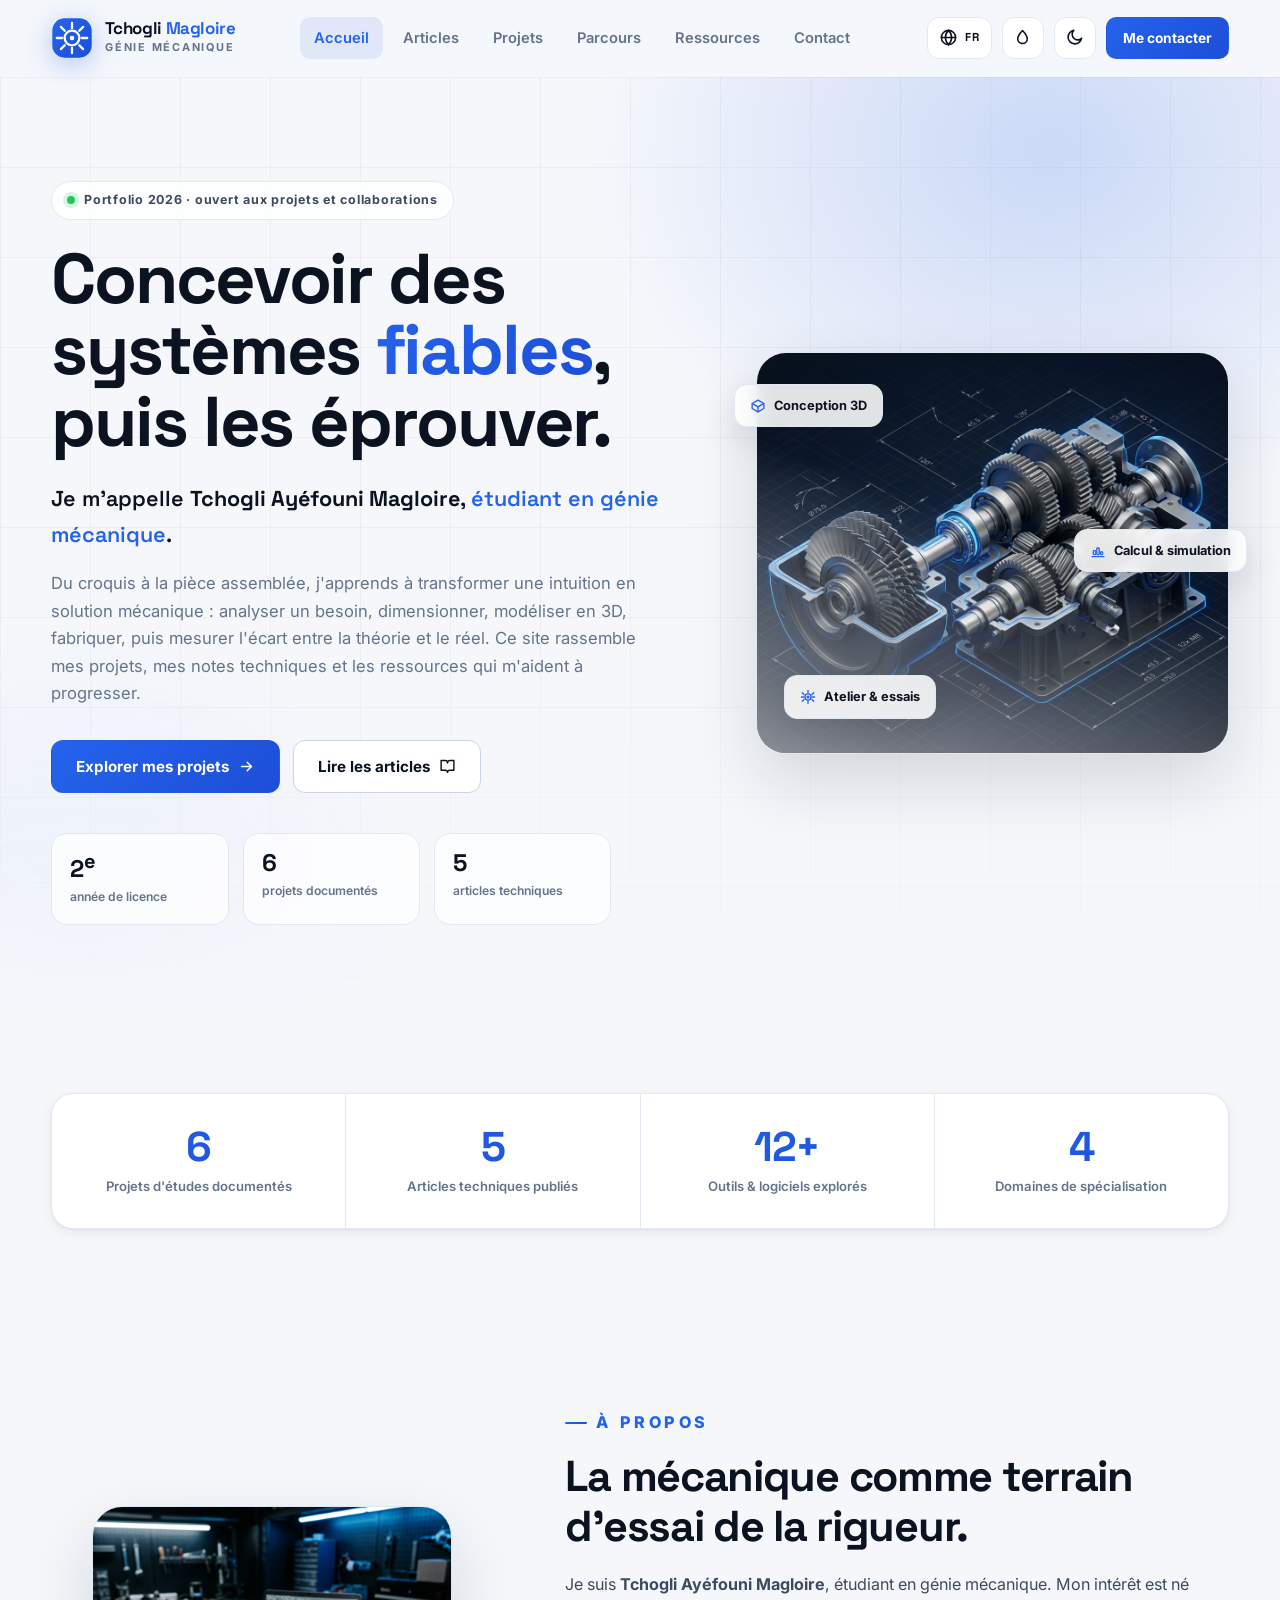
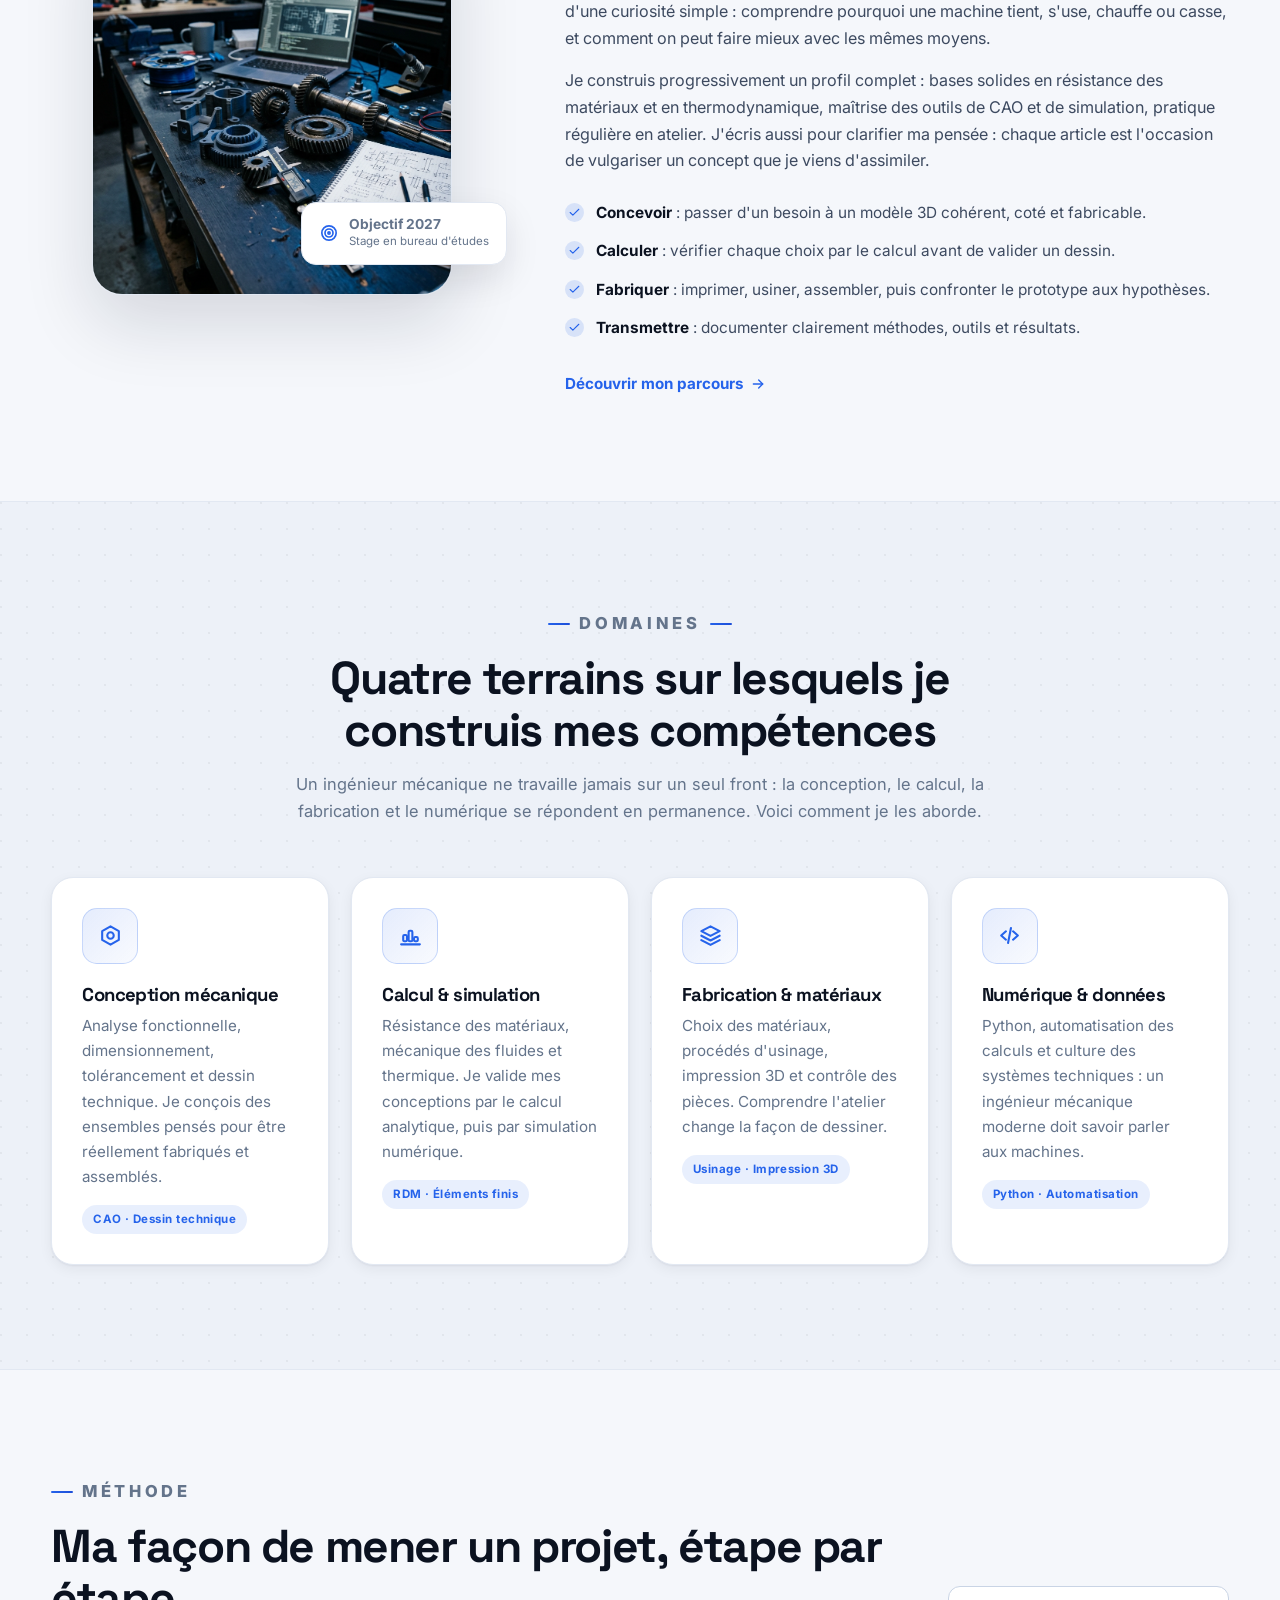
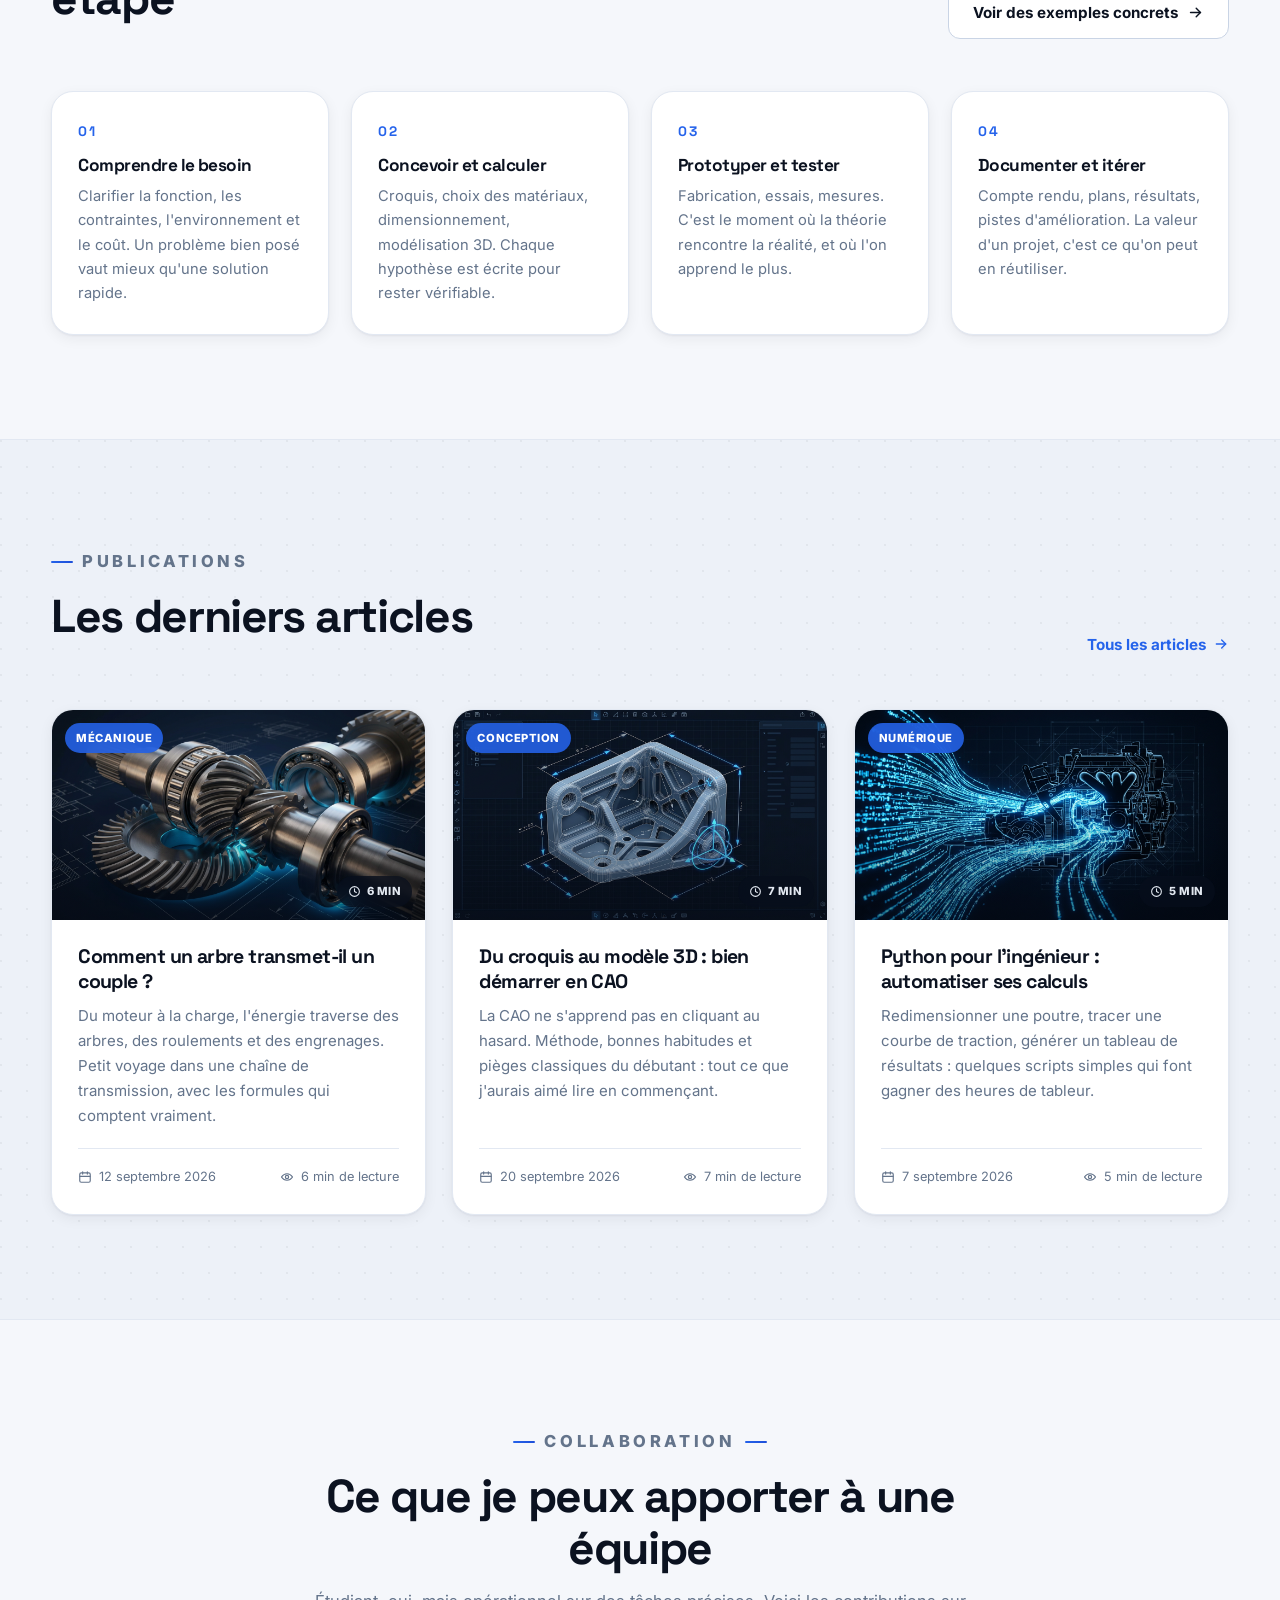
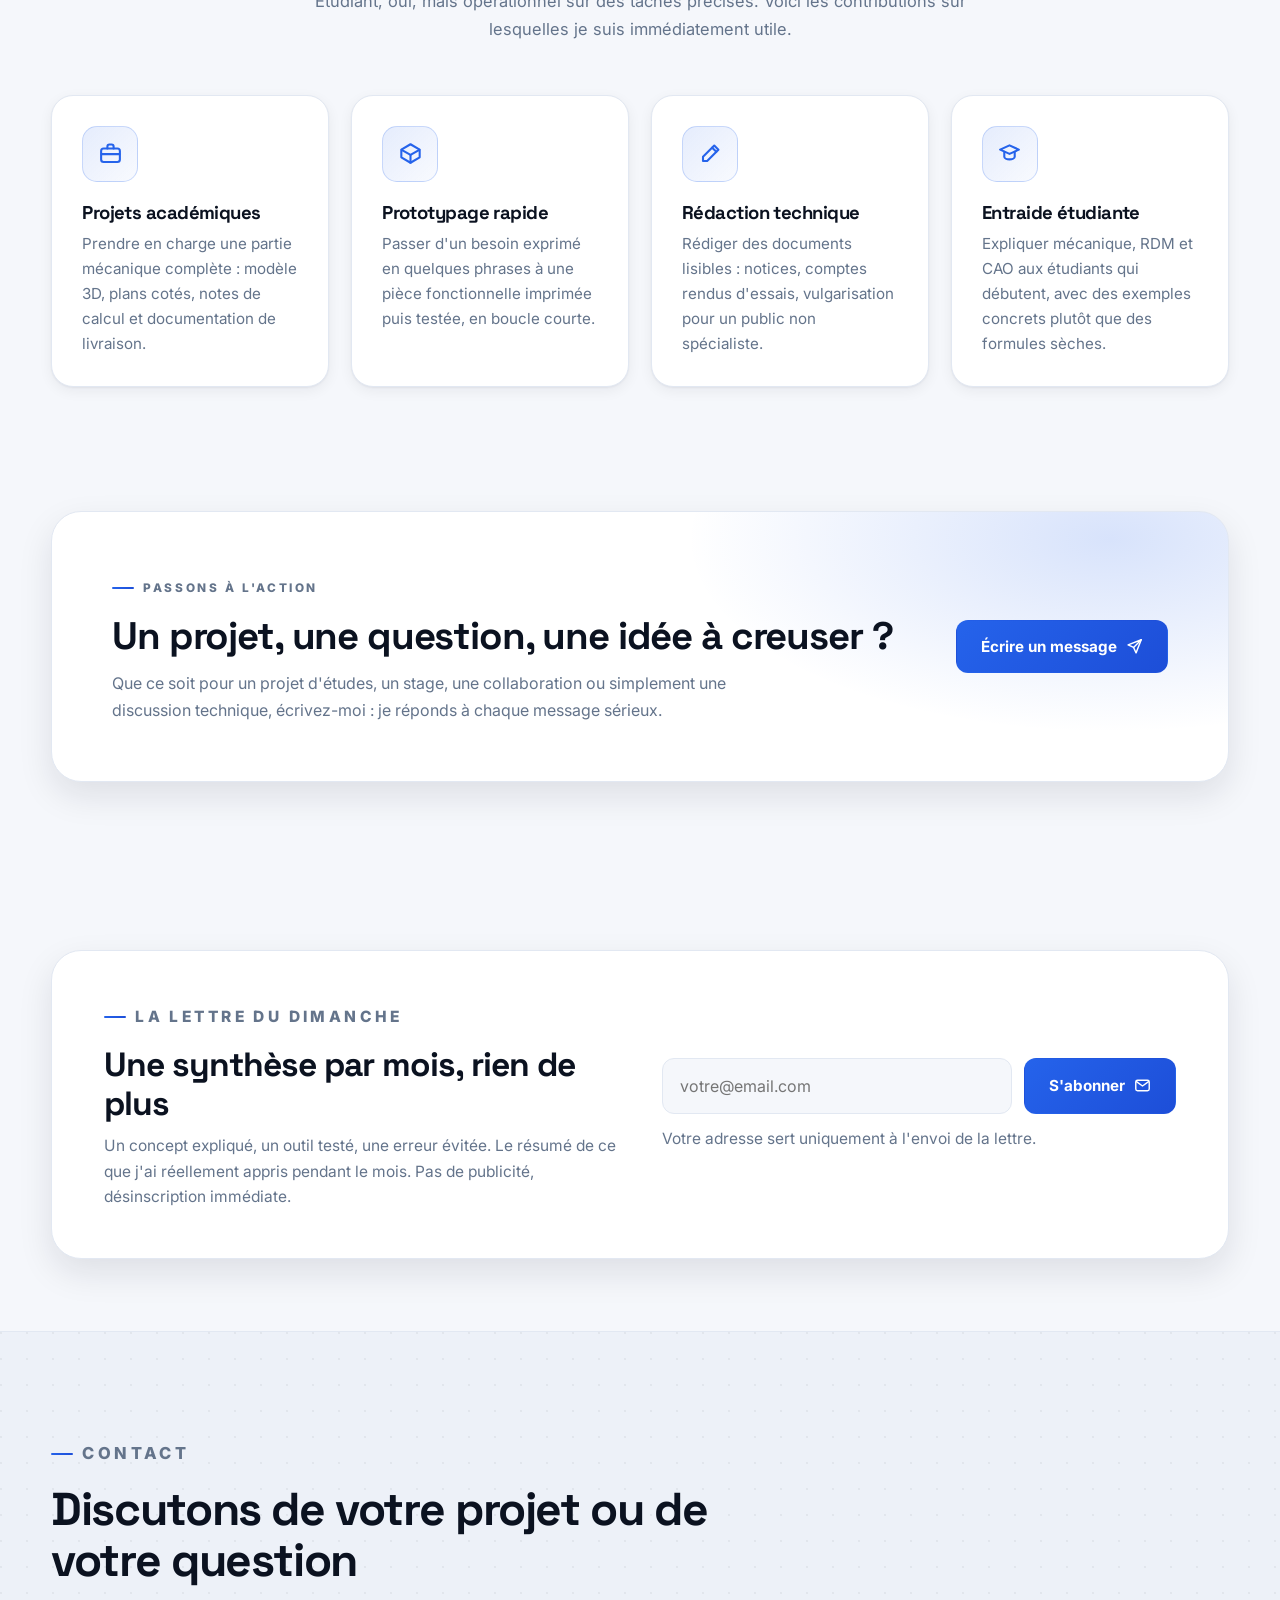
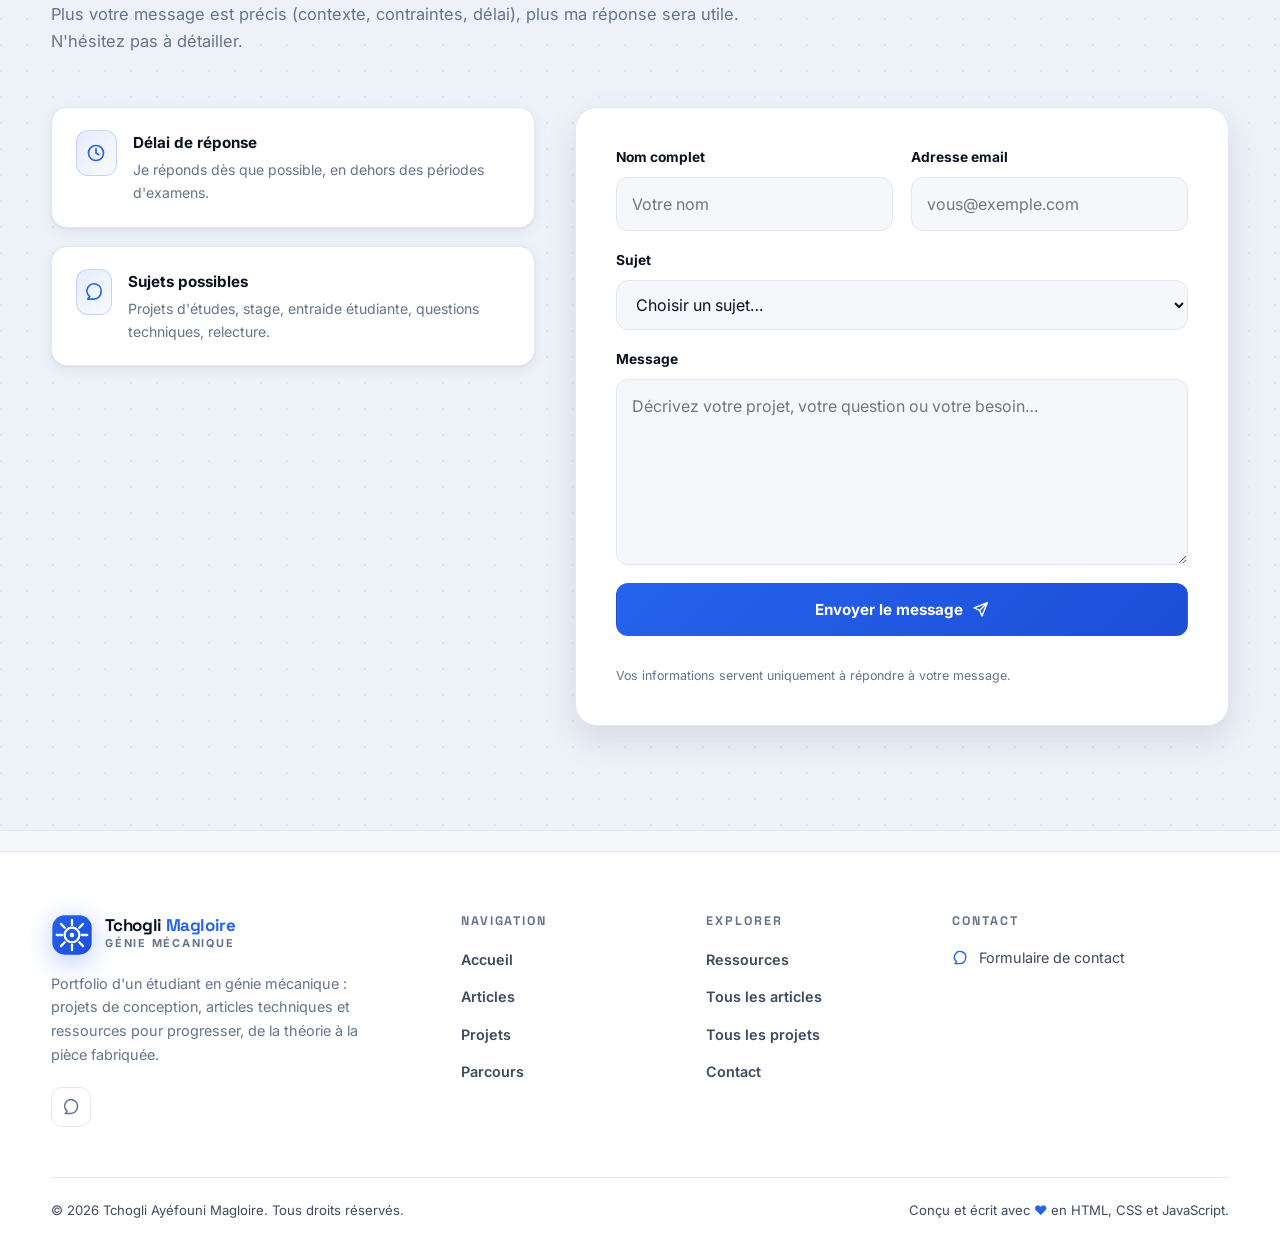
<file: index.html>
<!DOCTYPE html>
<html lang="fr">
<head>
    <meta charset="UTF-8">
    <meta name="viewport" content="width=device-width, initial-scale=1.0">

    <title>Tchogli Ayéfouni Magloire | Génie mécanique, conception & projets</title>

    <meta name="description"
          content="Portfolio de Tchogli Ayéfouni Magloire, étudiant en génie mécanique : projets de conception, articles techniques, ressources et notes d'atelier.">
    <meta name="author" content="Tchogli Ayéfouni Magloire">
    <meta name="keywords"
          content="génie mécanique, conception mécanique, CAO, résistance des matériaux, projets étudiant, portfolio ingénieur">
    <meta name="theme-color" content="#f5f7fb">

    <meta property="og:type" content="website">
    <meta property="og:locale" content="fr_FR">
    <meta property="og:site_name" content="Tchogli Ayéfouni Magloire">
    <meta property="og:title" content="Tchogli Ayéfouni Magloire | Génie mécanique, conception & projets">
    <meta property="og:description"
          content="Concevoir des systèmes fiables, puis les éprouver : projets, articles et ressources d'un étudiant en génie mécanique.">
    <meta property="og:image" content="assets/hero-visual.png">
    <meta name="twitter:card" content="summary_large_image">

    <link rel="icon" type="image/svg+xml" href="favicon.svg">

    <link rel="preconnect" href="https://fonts.googleapis.com">
    <link rel="preconnect" href="https://fonts.gstatic.com" crossorigin>
    <link rel="stylesheet"
          href="https://fonts.googleapis.com/css2?family=Inter:wght@400;500;600;700&family=Space+Grotesk:wght@500;600;700&display=swap">

    <link rel="stylesheet" href="style.css">

    <script>
        /* Applique le thème et l'accent mémorisés avant le premier rendu */
        (function () {
            var root = document.documentElement;
            var theme = "light";
            var accent = "azur";
            try {
                var stored = localStorage.getItem("theme");
                if (stored) {
                    theme = stored;
                } else if (window.matchMedia && window.matchMedia("(prefers-color-scheme: dark)").matches) {
                    theme = "dark";
                }
                accent = localStorage.getItem("accent") || "azur";
            } catch (error) {
                /* stockage indisponible : valeurs par défaut */
            }
            root.setAttribute("data-theme", theme);
            root.setAttribute("data-accent", accent);
        })();
    </script>

    <noscript>
        <style>
            .reveal { opacity: 1; transform: none; }
        </style>
    </noscript>
</head>

<body>

<a class="skip-link" href="#contenu">Aller au contenu principal</a>

<div class="scroll-progress" aria-hidden="true"></div>

<!-- Bibliothèque d'icônes (SVG sprite) -->

<svg style="position:absolute;width:0;height:0;overflow:hidden" aria-hidden="true"
     focusable="false" xmlns="http://www.w3.org/2000/svg">

    <symbol id="i-arrow-right" viewBox="0 0 24 24" fill="none" stroke="currentColor" stroke-width="2" stroke-linecap="round" stroke-linejoin="round"><path d="M5 12h14"/><path d="m13 6 6 6-6 6"/></symbol>
    <symbol id="i-arrow-left" viewBox="0 0 24 24" fill="none" stroke="currentColor" stroke-width="2" stroke-linecap="round" stroke-linejoin="round"><path d="M19 12H5"/><path d="m11 18-6-6 6-6"/></symbol>
    <symbol id="i-arrow-up" viewBox="0 0 24 24" fill="none" stroke="currentColor" stroke-width="2" stroke-linecap="round" stroke-linejoin="round"><path d="M12 19V5"/><path d="m6 11 6-6 6 6"/></symbol>
    <symbol id="i-check" viewBox="0 0 24 24" fill="none" stroke="currentColor" stroke-width="2" stroke-linecap="round" stroke-linejoin="round"><path d="M20 6 9 17l-5-5"/></symbol>
    <symbol id="i-check-circle" viewBox="0 0 24 24" fill="none" stroke="currentColor" stroke-width="2" stroke-linecap="round" stroke-linejoin="round"><circle cx="12" cy="12" r="9"/><path d="m8.5 12.5 2.5 2.5 4.5-5"/></symbol>
    <symbol id="i-close" viewBox="0 0 24 24" fill="none" stroke="currentColor" stroke-width="2" stroke-linecap="round" stroke-linejoin="round"><path d="M18 6 6 18"/><path d="m6 6 12 12"/></symbol>
    <symbol id="i-sun" viewBox="0 0 24 24" fill="none" stroke="currentColor" stroke-width="2" stroke-linecap="round" stroke-linejoin="round"><circle cx="12" cy="12" r="3.6"/><path d="M12 3v1.8M12 19.2V21M4.2 4.2l1.3 1.3M18.5 18.5l1.3 1.3M3 12h1.8M19.2 12H21M4.2 19.8l1.3-1.3M18.5 5.5l1.3-1.3"/></symbol>
    <symbol id="i-moon" viewBox="0 0 24 24" fill="none" stroke="currentColor" stroke-width="2" stroke-linecap="round" stroke-linejoin="round"><path d="M21 12.9A8.6 8.6 0 1 1 11.1 3a6.8 6.8 0 0 0 9.9 9.9Z"/></symbol>
    <symbol id="i-droplet" viewBox="0 0 24 24" fill="none" stroke="currentColor" stroke-width="2" stroke-linecap="round" stroke-linejoin="round"><path d="M12 3.2s6 6.4 6 10.4a6 6 0 0 1-12 0c0-4 6-10.4 6-10.4Z"/></symbol>
    <symbol id="i-copy" viewBox="0 0 24 24" fill="none" stroke="currentColor" stroke-width="2" stroke-linecap="round" stroke-linejoin="round"><rect x="9" y="9" width="12" height="12" rx="2.2"/><path d="M5 15H4.2A1.2 1.2 0 0 1 3 13.8V4.2A1.2 1.2 0 0 1 4.2 3h9.6A1.2 1.2 0 0 1 15 4.2V5"/></symbol>
    <symbol id="i-mail" viewBox="0 0 24 24" fill="none" stroke="currentColor" stroke-width="2" stroke-linecap="round" stroke-linejoin="round"><rect x="2.5" y="4.5" width="19" height="15" rx="2.5"/><path d="m3.5 6.5 8.5 6.2 8.5-6.2"/></symbol>
    <symbol id="i-send" viewBox="0 0 24 24" fill="none" stroke="currentColor" stroke-width="2" stroke-linecap="round" stroke-linejoin="round"><path d="M21.5 2.5 3 9.8l7.7 3.5 3.5 7.7Z"/><path d="M21.5 2.5 10.7 13.3"/></symbol>
    <symbol id="i-search" viewBox="0 0 24 24" fill="none" stroke="currentColor" stroke-width="2" stroke-linecap="round" stroke-linejoin="round"><circle cx="11" cy="11" r="6.5"/><path d="m20 20-4.3-4.3"/></symbol>
    <symbol id="i-clock" viewBox="0 0 24 24" fill="none" stroke="currentColor" stroke-width="2" stroke-linecap="round" stroke-linejoin="round"><circle cx="12" cy="12" r="9"/><path d="M12 6.8V12l3.4 2"/></symbol>
    <symbol id="i-calendar" viewBox="0 0 24 24" fill="none" stroke="currentColor" stroke-width="2" stroke-linecap="round" stroke-linejoin="round"><rect x="3" y="5" width="18" height="16" rx="2.5"/><path d="M8 3v4M16 3v4M3.5 11h17"/></symbol>
    <symbol id="i-tag" viewBox="0 0 24 24" fill="none" stroke="currentColor" stroke-width="2" stroke-linecap="round" stroke-linejoin="round"><path d="M20.6 13.3 13.3 20.6a2 2 0 0 1-2.8 0l-7.1-7.1A2 2 0 0 1 2.8 12V5.2a2 2 0 0 1 2-2h6.8a2 2 0 0 1 1.4.6l7.6 7.5a2 2 0 0 1 0 2Z"/><circle cx="7.6" cy="7.6" r="1.2"/></symbol>
    <symbol id="i-download" viewBox="0 0 24 24" fill="none" stroke="currentColor" stroke-width="2" stroke-linecap="round" stroke-linejoin="round"><path d="M12 3.5v11"/><path d="m7.5 10.5 4.5 4.5 4.5-4.5"/><path d="M4 20h16"/></symbol>
    <symbol id="i-external" viewBox="0 0 24 24" fill="none" stroke="currentColor" stroke-width="2" stroke-linecap="round" stroke-linejoin="round"><path d="M14 4h6v6"/><path d="M20 4 11 13"/><path d="M18.5 14v4.5a2 2 0 0 1-2 2H6a2 2 0 0 1-2-2V8a2 2 0 0 1 2-2h4.5"/></symbol>
    <symbol id="i-share" viewBox="0 0 24 24" fill="none" stroke="currentColor" stroke-width="2" stroke-linecap="round" stroke-linejoin="round"><circle cx="18" cy="5.2" r="2.6"/><circle cx="6" cy="12" r="2.6"/><circle cx="18" cy="18.8" r="2.6"/><path d="m8.4 10.7 7.2-4.2M8.4 13.3l7.2 4.2"/></symbol>
    <symbol id="i-link" viewBox="0 0 24 24" fill="none" stroke="currentColor" stroke-width="2" stroke-linecap="round" stroke-linejoin="round"><path d="M10.5 13.5a4.2 4.2 0 0 0 5.9 0l2.9-2.9a4.2 4.2 0 0 0-5.9-5.9l-1.3 1.3"/><path d="M13.5 10.5a4.2 4.2 0 0 0-5.9 0l-2.9 2.9a4.2 4.2 0 0 0 5.9 5.9l1.3-1.3"/></symbol>
    <symbol id="i-user" viewBox="0 0 24 24" fill="none" stroke="currentColor" stroke-width="2" stroke-linecap="round" stroke-linejoin="round"><circle cx="12" cy="8.4" r="3.8"/><path d="M4.8 20.4a7.2 7.2 0 0 1 14.4 0"/></symbol>
    <symbol id="i-map-pin" viewBox="0 0 24 24" fill="none" stroke="currentColor" stroke-width="2" stroke-linecap="round" stroke-linejoin="round"><path d="M12 21.2s7-6.3 7-11.2a7 7 0 1 0-14 0c0 4.9 7 11.2 7 11.2Z"/><circle cx="12" cy="10" r="2.6"/></symbol>
    <symbol id="i-message" viewBox="0 0 24 24" fill="none" stroke="currentColor" stroke-width="2" stroke-linecap="round" stroke-linejoin="round"><path d="M20.5 12a8.5 8.5 0 0 1-8.5 8.5H4.5l2.3-3.2A8.5 8.5 0 1 1 20.5 12Z"/></symbol>
    <symbol id="i-book" viewBox="0 0 24 24" fill="none" stroke="currentColor" stroke-width="2" stroke-linecap="round" stroke-linejoin="round"><path d="M12 6.6C12 5 10.7 3.6 8.4 3.6H3v13.6h5.4C10.7 17.2 12 18.6 12 20.2"/><path d="M12 6.6c0-1.6 1.3-3 3.6-3H21v13.6h-5.4c-2.3 0-3.6 1.4-3.6 3"/></symbol>
    <symbol id="i-file" viewBox="0 0 24 24" fill="none" stroke="currentColor" stroke-width="2" stroke-linecap="round" stroke-linejoin="round"><path d="M14 3.2H7.2A2.2 2.2 0 0 0 5 5.4v13.2a2.2 2.2 0 0 0 2.2 2.2h9.6a2.2 2.2 0 0 0 2.2-2.2V8Z"/><path d="M13.8 3.4V8h5.1"/><path d="M8.5 13h7M8.5 16.5h4.5"/></symbol>
    <symbol id="i-graduate" viewBox="0 0 24 24" fill="none" stroke="currentColor" stroke-width="2" stroke-linecap="round" stroke-linejoin="round"><path d="m12 4.2-9 4.1 9 4.1 9-4.1Z"/><path d="M7 10.4V15c0 1.4 2.2 2.6 5 2.6s5-1.2 5-2.6v-4.6"/></symbol>
    <symbol id="i-briefcase" viewBox="0 0 24 24" fill="none" stroke="currentColor" stroke-width="2" stroke-linecap="round" stroke-linejoin="round"><rect x="3" y="7.2" width="18" height="13" rx="2.4"/><path d="M9 7.2V5.4a2 2 0 0 1 2-2h2a2 2 0 0 1 2 2v1.8"/><path d="M3.5 12.6h17"/></symbol>
    <symbol id="i-lightbulb" viewBox="0 0 24 24" fill="none" stroke="currentColor" stroke-width="2" stroke-linecap="round" stroke-linejoin="round"><path d="M9.2 18h5.6"/><path d="M10.2 21h3.6"/><path d="M12 3a6 6 0 0 0-3.4 10.9c.6.5 1 1.2 1 2h4.8c0-.8.4-1.5 1-2A6 6 0 0 0 12 3Z"/></symbol>
    <symbol id="i-target" viewBox="0 0 24 24" fill="none" stroke="currentColor" stroke-width="2" stroke-linecap="round" stroke-linejoin="round"><circle cx="12" cy="12" r="8.6"/><circle cx="12" cy="12" r="4.8"/><circle cx="12" cy="12" r="1.3"/></symbol>
    <symbol id="i-trend" viewBox="0 0 24 24" fill="none" stroke="currentColor" stroke-width="2" stroke-linecap="round" stroke-linejoin="round"><path d="m3.5 17 5.8-5.8 3.8 3.8L20 8.2"/><path d="M15 8.2h5v5"/></symbol>
    <symbol id="i-chart" viewBox="0 0 24 24" fill="none" stroke="currentColor" stroke-width="2" stroke-linecap="round" stroke-linejoin="round"><path d="M3 20.5h18"/><rect x="5" y="11.5" width="3.6" height="6" rx="1.2"/><rect x="10.2" y="7.5" width="3.6" height="10" rx="1.2"/><rect x="15.4" y="13.5" width="3.6" height="4" rx="1.2"/></symbol>
    <symbol id="i-cube" viewBox="0 0 24 24" fill="none" stroke="currentColor" stroke-width="2" stroke-linecap="round" stroke-linejoin="round"><path d="M20.8 8.3v7.4L12 20.9 3.2 15.7V8.3L12 3.1Z"/><path d="M3.5 8.5 12 13.4l8.5-4.9"/><path d="M12 13.4v7.5"/></symbol>
    <symbol id="i-layers" viewBox="0 0 24 24" fill="none" stroke="currentColor" stroke-width="2" stroke-linecap="round" stroke-linejoin="round"><path d="m12 3.2 8.8 4.6L12 12.4 3.2 7.8Z"/><path d="m3.2 12.2 8.8 4.6 8.8-4.6"/><path d="m3.2 16.4 8.8 4.6 8.8-4.6"/></symbol>
    <symbol id="i-ruler" viewBox="0 0 24 24" fill="none" stroke="currentColor" stroke-width="2" stroke-linecap="round" stroke-linejoin="round"><path d="M3.4 15.2 15.2 3.4l5.4 5.4L8.8 20.6Z"/><path d="m7.6 11 2.2 2.2M11 7.6l2.2 2.2M14.4 4.2l2.2 2.2"/></symbol>
    <symbol id="i-code" viewBox="0 0 24 24" fill="none" stroke="currentColor" stroke-width="2" stroke-linecap="round" stroke-linejoin="round"><path d="M8.6 8l-4.6 4 4.6 4"/><path d="m15.4 8 4.6 4-4.6 4"/><path d="M13.4 4.8 10.6 19.2"/></symbol>
    <symbol id="i-flask" viewBox="0 0 24 24" fill="none" stroke="currentColor" stroke-width="2" stroke-linecap="round" stroke-linejoin="round"><path d="M9.5 3h5"/><path d="M10.5 3v5.6L5.7 17a2.4 2.4 0 0 0 2.1 3.6h8.4a2.4 2.4 0 0 0 2.1-3.6L13.5 8.6V3"/><path d="M7.6 14.4h8.8"/></symbol>
    <symbol id="i-cpu" viewBox="0 0 24 24" fill="none" stroke="currentColor" stroke-width="2" stroke-linecap="round" stroke-linejoin="round"><rect x="7.2" y="7.2" width="9.6" height="9.6" rx="2.2"/><path d="M10.5 2.6v4.4M13.5 2.6v4.4M10.5 17v4.4M13.5 17v4.4M2.6 10.5H7M2.6 13.5H7M17 10.5h4.4M17 13.5h4.4"/></symbol>
    <symbol id="i-wind" viewBox="0 0 24 24" fill="none" stroke="currentColor" stroke-width="2" stroke-linecap="round" stroke-linejoin="round"><path d="M3 8.2h9.4a2.9 2.9 0 1 0-2.9-2.9"/><path d="M3 15.8h13.4a2.9 2.9 0 1 1-2.9 2.9"/><path d="M3 12h16.4a2.9 2.9 0 1 0-2.9-2.9"/></symbol>
    <symbol id="i-shield" viewBox="0 0 24 24" fill="none" stroke="currentColor" stroke-width="2" stroke-linecap="round" stroke-linejoin="round"><path d="M12 3 5.2 5.8v6.1c0 4.3 2.9 7.9 6.8 9.4 3.9-1.5 6.8-5.1 6.8-9.4V5.8Z"/><path d="m9.4 11.9 2 2 3.2-3.4"/></symbol>
    <symbol id="i-sparkles" viewBox="0 0 24 24" fill="none" stroke="currentColor" stroke-width="2" stroke-linecap="round" stroke-linejoin="round"><path d="m11.5 3.8 1.6 4.4 4.4 1.6-4.4 1.6-1.6 4.4-1.6-4.4-4.4-1.6 4.4-1.6Z"/><path d="m18 15.4.8 2.2 2.2.8-2.2.8-.8 2.2-.8-2.2-2.2-.8 2.2-.8Z"/></symbol>
    <symbol id="i-refresh" viewBox="0 0 24 24" fill="none" stroke="currentColor" stroke-width="2" stroke-linecap="round" stroke-linejoin="round"><path d="M20.6 12a8.6 8.6 0 1 1-2.6-6.2"/><path d="M20.8 3.6v5h-5"/></symbol>
    <symbol id="i-play" viewBox="0 0 24 24" fill="none" stroke="currentColor" stroke-width="2" stroke-linecap="round" stroke-linejoin="round"><circle cx="12" cy="12" r="9"/><path d="m10.2 8.6 5.6 3.4-5.6 3.4Z"/></symbol>
    <symbol id="i-globe" viewBox="0 0 24 24" fill="none" stroke="currentColor" stroke-width="2" stroke-linecap="round" stroke-linejoin="round"><circle cx="12" cy="12" r="9"/><path d="M3.2 12h17.6"/><path d="M12 3c2.6 2.6 3.9 5.7 3.9 9s-1.3 6.4-3.9 9c-2.6-2.6-3.9-5.7-3.9-9S9.4 5.6 12 3Z"/></symbol>
    <symbol id="i-database" viewBox="0 0 24 24" fill="none" stroke="currentColor" stroke-width="2" stroke-linecap="round" stroke-linejoin="round"><ellipse cx="12" cy="6.2" rx="7.4" ry="3.2"/><path d="M4.6 6.2v11.6c0 1.8 3.3 3.2 7.4 3.2s7.4-1.4 7.4-3.2V6.2"/><path d="M4.6 12c0 1.8 3.3 3.2 7.4 3.2s7.4-1.4 7.4-3.2"/></symbol>
    <symbol id="i-zap" viewBox="0 0 24 24" fill="none" stroke="currentColor" stroke-width="2" stroke-linecap="round" stroke-linejoin="round"><path d="M13.4 2.4 4.8 13.6h6l-1.2 8 8.6-11.2h-6Z"/></symbol>
    <symbol id="i-pen" viewBox="0 0 24 24" fill="none" stroke="currentColor" stroke-width="2" stroke-linecap="round" stroke-linejoin="round"><path d="M15.6 4.4l4 4L8.8 19.2H4.8v-4Z"/><path d="m13.6 6.4 4 4"/></symbol>
    <symbol id="i-nut" viewBox="0 0 24 24" fill="none" stroke="currentColor" stroke-width="2" stroke-linecap="round" stroke-linejoin="round"><path d="M12 3.2 20 7.8v8.4l-8 4.6-8-4.6V7.8Z"/><circle cx="12" cy="12" r="3.1"/></symbol>
    <symbol id="i-cog" viewBox="0 0 24 24" fill="none" stroke="currentColor" stroke-width="2" stroke-linecap="round" stroke-linejoin="round"><circle cx="12" cy="12" r="4.6"/><circle cx="12" cy="12" r="1.4"/><path d="M12 2.2v3.4M12 18.4v3.4M3.4 5.6 6 8.2M18 15.8l2.6 2.6M2.2 12h3.4M18.4 12h3.4M3.4 18.4 6 15.8M18 8.2l2.6-2.6"/></symbol>
    <symbol id="i-eye" viewBox="0 0 24 24" fill="none" stroke="currentColor" stroke-width="2" stroke-linecap="round" stroke-linejoin="round"><path d="M2.5 12S6.2 6.4 12 6.4 21.5 12 21.5 12 17.8 17.6 12 17.6 2.5 12 2.5 12Z"/><circle cx="12" cy="12" r="2.8"/></symbol>
    <symbol id="i-award" viewBox="0 0 24 24" fill="none" stroke="currentColor" stroke-width="2" stroke-linecap="round" stroke-linejoin="round"><circle cx="12" cy="9.4" r="5.4"/><path d="m8.6 13.8-1.4 7 4.8-2.8 4.8 2.8-1.4-7"/></symbol>
    <symbol id="i-heart" viewBox="0 0 24 24" fill="none" stroke="currentColor" stroke-width="2" stroke-linecap="round" stroke-linejoin="round"><path d="M12 20.4S3.6 15.4 3.6 9.8a4.7 4.7 0 0 1 8.4-3 4.7 4.7 0 0 1 8.4 3c0 5.6-8.4 10.6-8.4 10.6Z"/></symbol>
    <symbol id="i-menu" viewBox="0 0 24 24" fill="none" stroke="currentColor" stroke-width="2" stroke-linecap="round" stroke-linejoin="round"><path d="M4 7h16M4 12h16M4 17h16"/></symbol>
</svg>


<!-- =========================================================
     EN-TÊTE
     ========================================================= -->

<header class="site-header">
    <div class="container nav-bar">

        <a class="brand" href="index.html" aria-label="Accueil, Tchogli Ayéfouni Magloire">
            <svg class="brand-mark" viewBox="0 0 48 48" aria-hidden="true">
                <defs>
                    <linearGradient id="brandGrad" x1="0" y1="0" x2="1" y2="1">
                        <stop offset="0" style="stop-color:var(--primary)"></stop>
                        <stop offset="1" style="stop-color:var(--primary-strong)"></stop>
                    </linearGradient>
                </defs>
                <rect x="1.5" y="1.5" width="45" height="45" rx="14" fill="url(#brandGrad)"></rect>
                <g fill="none" stroke="#ffffff" stroke-width="2.6" stroke-linecap="round">
                    <circle cx="24" cy="24" r="8.4"></circle>
                    <circle cx="24" cy="24" r="2.6" fill="#ffffff" stroke="none"></circle>
                    <path d="M24 6.6v6.2M24 35.2v6.2M6.6 24h6.2M35.2 24h6.2M11.3 11.3l4.4 4.4M32.3 32.3l4.4 4.4M11.3 36.7l4.4-4.4M32.3 15.7l4.4-4.4"></path>
                </g>
            </svg>
            <span>
                <span class="brand-name">Tchogli <span>Magloire</span></span>
                <span class="brand-role">Génie mécanique</span>
            </span>
        </a>

        <nav class="main-nav" aria-label="Navigation principale">
            <a class="nav-link active" href="index.html" aria-current="page">Accueil</a>
            <a class="nav-link" href="articles.html">Articles</a>
            <a class="nav-link" href="projets.html">Projets</a>
            <a class="nav-link" href="parcours.html">Parcours</a>
            <a class="nav-link" href="ressources.html">Ressources</a>
            <a class="nav-link" href="contact.html">Contact</a>
        </nav>

        <div class="nav-actions">

            <div class="lang-wrap" id="langWrap">
                <button class="icon-btn lang-btn" id="langBtn" type="button"
                        aria-expanded="false" aria-haspopup="dialog"
                        aria-label="Changer la langue du site" title="Langue du site">
                    <svg class="i" aria-hidden="true"><use href="#i-globe"></use></svg>
                    <span class="lang-code" id="langCode" translate="no">FR</span>
                </button>

                <div class="lang-pop" id="langPop" role="dialog" aria-label="Langue du site">
                    <span class="accent-pop-title">Langue du site</span>
                    <input class="lang-search" id="langSearch" type="search"
                           placeholder="Rechercher une langue" autocomplete="off"
                           aria-label="Rechercher une langue">
                    <div class="lang-list" id="langList" translate="no"></div>
                    <p class="accent-pop-note">
                        Traduction automatique par Google. Le choix reste mémorisé sur cet appareil.
                    </p>
                </div>
            </div>
            <div class="accent-wrap" id="accentWrap">
                <button class="icon-btn" id="accentBtn" type="button"
                        aria-expanded="false" aria-haspopup="true"
                        aria-label="Changer la couleur d'accent" title="Couleur d'accent">
                    <svg class="i" aria-hidden="true"><use href="#i-droplet"></use></svg>
                </button>

                <div class="accent-pop" id="accentPop" role="dialog" aria-label="Couleur d'accent">
                    <span class="accent-pop-title">Couleur d'accent</span>
                    <div class="accent-list">
                        <button class="accent-swatch" type="button" data-accent="azur"
                                aria-label="Accent azur" title="Azur"></button>
                        <button class="accent-swatch" type="button" data-accent="ambre"
                                aria-label="Accent ambre" title="Ambre"></button>
                        <button class="accent-swatch" type="button" data-accent="emeraude"
                                aria-label="Accent émeraude" title="Émeraude"></button>
                        <button class="accent-swatch" type="button" data-accent="violet"
                                aria-label="Accent violet" title="Violet"></button>
                    </div>
                    <p class="accent-pop-note">
                        L'accent colore tout le site et reste mémorisé sur cet appareil.
                    </p>
                </div>
            </div>

            <button class="icon-btn" type="button" data-theme-toggle
                    aria-pressed="false" aria-label="Basculer entre thème clair et sombre"
                    title="Passer en thème sombre">
                <svg class="i ic-moon" aria-hidden="true"><use href="#i-moon"></use></svg>
                <svg class="i ic-sun" aria-hidden="true"><use href="#i-sun"></use></svg>
            </button>

            <a class="btn sm nav-cta" href="contact.html">Me contacter</a>

            <button class="burger" id="menuBtn" type="button"
                    aria-label="Ouvrir le menu" aria-expanded="false" aria-controls="mobilePanel">
                <span></span>
            </button>

        </div>

    </div>
</header>


<!-- MENU MOBILE -->

<div class="mobile-panel" id="mobilePanel" aria-hidden="true">
    <div class="mobile-overlay"></div>

    <aside class="mobile-drawer" role="dialog" aria-label="Menu de navigation">

        <div class="mobile-head">
            <span class="brand">
                <svg class="brand-mark" viewBox="0 0 48 48" aria-hidden="true">
                    <defs>
                        <linearGradient id="brandGradMenu" x1="0" y1="0" x2="1" y2="1">
                            <stop offset="0" style="stop-color:var(--primary)"></stop>
                            <stop offset="1" style="stop-color:var(--primary-strong)"></stop>
                        </linearGradient>
                    </defs>
                    <rect x="1.5" y="1.5" width="45" height="45" rx="14" fill="url(#brandGradMenu)"></rect>
                    <g fill="none" stroke="#ffffff" stroke-width="2.6" stroke-linecap="round">
                        <circle cx="24" cy="24" r="8.4"></circle>
                        <circle cx="24" cy="24" r="2.6" fill="#ffffff" stroke="none"></circle>
                    </g>
                </svg>
                <span>
                    <span class="brand-name">Tchogli <span>Magloire</span></span>
                    <span class="brand-role">Génie mécanique</span>
                </span>
            </span>

            <button class="icon-btn" id="mobileClose" type="button" aria-label="Fermer le menu">
                <svg class="i" aria-hidden="true"><use href="#i-close"></use></svg>
            </button>
        </div>

        <nav class="m-nav" aria-label="Navigation mobile">
            <a class="active" href="index.html">Accueil <svg class="i" aria-hidden="true"><use href="#i-arrow-right"></use></svg></a>
            <a href="articles.html">Articles <svg class="i" aria-hidden="true"><use href="#i-arrow-right"></use></svg></a>
            <a href="projets.html">Projets <svg class="i" aria-hidden="true"><use href="#i-arrow-right"></use></svg></a>
            <a href="parcours.html">Parcours <svg class="i" aria-hidden="true"><use href="#i-arrow-right"></use></svg></a>
            <a href="ressources.html">Ressources <svg class="i" aria-hidden="true"><use href="#i-arrow-right"></use></svg></a>
            <a href="contact.html">Contact <svg class="i" aria-hidden="true"><use href="#i-arrow-right"></use></svg></a>
        </nav>

        <p class="mobile-label">Apparence</p>

        <div class="m-options">
            <div class="m-option-row">
                <span>Thème sombre</span>
                <button class="icon-btn" type="button" data-theme-toggle
                        aria-pressed="false" aria-label="Basculer entre thème clair et sombre"
                        title="Passer en thème sombre">
                    <svg class="i ic-moon" aria-hidden="true"><use href="#i-moon"></use></svg>
                    <svg class="i ic-sun" aria-hidden="true"><use href="#i-sun"></use></svg>
                </button>
            </div>

            <div class="m-option-row">
                <span>Couleur</span>
                <div class="accent-list">
                    <button class="accent-swatch" type="button" data-accent="azur"
                            aria-label="Accent azur" title="Azur"></button>
                    <button class="accent-swatch" type="button" data-accent="ambre"
                            aria-label="Accent ambre" title="Ambre"></button>
                    <button class="accent-swatch" type="button" data-accent="emeraude"
                            aria-label="Accent émeraude" title="Émeraude"></button>
                    <button class="accent-swatch" type="button" data-accent="violet"
                            aria-label="Accent violet" title="Violet"></button>
                </div>
            </div>
        </div>

        <p class="mobile-label">Langue</p>

        <select class="lang-select m-lang-select notranslate" data-lang-select
                aria-label="Langue du site" translate="no"></select>
        <a class="btn block m-cta" href="contact.html">
            Écrire un message
            <svg class="i" aria-hidden="true"><use href="#i-send"></use></svg>
        </a>

    </aside>
</div>


<main id="contenu">

    <!-- =========================================================
         HERO
         ========================================================= -->

    <section class="hero">
        <div class="container hero-grid">

            <div class="hero-copy">
                <p class="hero-badge">
                    <span class="dot" aria-hidden="true"></span>
                    Portfolio 2026 · ouvert aux projets et collaborations
                </p>

                <h1>
                    Concevoir des systèmes
                    <span class="grad-text">fiables</span>,
                    puis les éprouver.
                </h1>

                <p class="hero-sub">
                    Je m'appelle <strong>Tchogli Ayéfouni Magloire</strong>,
                    <em>étudiant en génie mécanique</em>.
                </p>

                <p class="hero-desc">
                    Du croquis à la pièce assemblée, j'apprends à transformer une intuition
                    en solution mécanique : analyser un besoin, dimensionner, modéliser en 3D,
                    fabriquer, puis mesurer l'écart entre la théorie et le réel. Ce site
                    rassemble mes projets, mes notes techniques et les ressources qui
                    m'aident à progresser.
                </p>

                <div class="hero-actions">
                    <a class="btn" href="projets.html">
                        Explorer mes projets
                        <svg class="i" aria-hidden="true"><use href="#i-arrow-right"></use></svg>
                    </a>
                    <a class="btn ghost" href="articles.html">
                        Lire les articles
                        <svg class="i" aria-hidden="true"><use href="#i-book"></use></svg>
                    </a>
                </div>

                <div class="hero-stats">
                    <div class="hero-stat">
                        <strong>2<sup>e</sup></strong>
                        <span>année de licence</span>
                    </div>
                    <div class="hero-stat">
                        <strong>6</strong>
                        <span>projets documentés</span>
                    </div>
                    <div class="hero-stat">
                        <strong>5</strong>
                        <span>articles techniques</span>
                    </div>
                </div>
            </div>

            <div class="hero-media">
                <div class="hero-photo">
                    <img src="assets/hero-visual.png" width="1200" height="900"
                         alt="Vue technique en coupe d'un réducteur à engrenages : arbres, roulements et carter annotés de côtes">
                </div>

                <span class="float-chip c1">
                    <svg class="i" aria-hidden="true"><use href="#i-cube"></use></svg>
                    Conception 3D
                </span>
                <span class="float-chip c2">
                    <svg class="i" aria-hidden="true"><use href="#i-chart"></use></svg>
                    Calcul &amp; simulation
                </span>
                <span class="float-chip c3">
                    <svg class="i" aria-hidden="true"><use href="#i-cog"></use></svg>
                    Atelier &amp; essais
                </span>
            </div>

        </div>
    </section>


    <!-- =========================================================
         CHIFFRES CLÉS
         ========================================================= -->

    <section class="section tight">
        <div class="container">
            <div class="stats-band reveal">
                <div class="stat">
                    <span class="stat-num" data-count="6">0</span>
                    <span class="stat-label">Projets d'études documentés</span>
                </div>
                <div class="stat">
                    <span class="stat-num" data-count="5">0</span>
                    <span class="stat-label">Articles techniques publiés</span>
                </div>
                <div class="stat">
                    <span class="stat-num" data-count="12" data-suffix="+">0</span>
                    <span class="stat-label">Outils &amp; logiciels explorés</span>
                </div>
                <div class="stat">
                    <span class="stat-num" data-count="4">0</span>
                    <span class="stat-label">Domaines de spécialisation</span>
                </div>
            </div>
        </div>
    </section>


    <!-- =========================================================
         À PROPOS
         ========================================================= -->

    <section class="section" id="a-propos">
        <div class="container about-grid">

            <div class="about-media reveal">
                <div class="about-photo">
                    <img src="assets/atelier.png" width="900" height="972" loading="lazy"
                         alt="Établi d'atelier : engrenages démontés, pied à coulisse, carnet de croquis et écran de CAO">
                </div>
                <div class="about-badge">
                    <svg class="i" aria-hidden="true"><use href="#i-target"></use></svg>
                    <span>
                        <strong>Objectif 2027</strong>
                        <span>Stage en bureau d'études</span>
                    </span>
                </div>
            </div>

            <div class="about-copy reveal" style="--d:0.12s">
                <p class="eyebrow">À propos</p>

                <h2>La mécanique comme terrain d'essai de la rigueur.</h2>

                <p>
                    Je suis <strong>Tchogli Ayéfouni Magloire</strong>, étudiant en génie
                    mécanique. Mon intérêt est né d'une curiosité simple : comprendre
                    pourquoi une machine tient, s'use, chauffe ou casse, et comment on
                    peut faire mieux avec les mêmes moyens.
                </p>

                <p>
                    Je construis progressivement un profil complet : bases solides en
                    résistance des matériaux et en thermodynamique, maîtrise des outils
                    de CAO et de simulation, pratique régulière en atelier. J'écris aussi
                    pour clarifier ma pensée : chaque article est l'occasion de vulgariser
                    un concept que je viens d'assimiler.
                </p>

                <ul class="check-list">
                    <li>
                        <svg class="i" aria-hidden="true"><use href="#i-check"></use></svg>
                        <span><strong>Concevoir</strong> : passer d'un besoin à un modèle 3D
                        cohérent, coté et fabricable.</span>
                    </li>
                    <li>
                        <svg class="i" aria-hidden="true"><use href="#i-check"></use></svg>
                        <span><strong>Calculer</strong> : vérifier chaque choix par le calcul
                        avant de valider un dessin.</span>
                    </li>
                    <li>
                        <svg class="i" aria-hidden="true"><use href="#i-check"></use></svg>
                        <span><strong>Fabriquer</strong> : imprimer, usiner, assembler, puis
                        confronter le prototype aux hypothèses.</span>
                    </li>
                    <li>
                        <svg class="i" aria-hidden="true"><use href="#i-check"></use></svg>
                        <span><strong>Transmettre</strong> : documenter clairement méthodes,
                        outils et résultats.</span>
                    </li>
                </ul>

                <a class="text-link" href="parcours.html">
                    Découvrir mon parcours
                    <svg class="i" aria-hidden="true"><use href="#i-arrow-right"></use></svg>
                </a>
            </div>

        </div>
    </section>


    <!-- =========================================================
         DOMAINES
         ========================================================= -->

    <section class="section alt">
        <div class="container">

            <div class="section-head center reveal">
                <p class="eyebrow">Domaines</p>
                <h2>Quatre terrains sur lesquels je construis mes compétences</h2>
                <p>
                    Un ingénieur mécanique ne travaille jamais sur un seul front : la
                    conception, le calcul, la fabrication et le numérique se répondent
                    en permanence. Voici comment je les aborde.
                </p>
            </div>

            <div class="grid grid-4">

                <article class="card reveal">
                    <div class="icon-tile">
                        <svg class="i" aria-hidden="true"><use href="#i-nut"></use></svg>
                    </div>
                    <h3>Conception mécanique</h3>
                    <p>
                        Analyse fonctionnelle, dimensionnement, tolérancement et dessin
                        technique. Je conçois des ensembles pensés pour être réellement
                        fabriqués et assemblés.
                    </p>
                    <span class="card-tag">CAO · Dessin technique</span>
                </article>

                <article class="card reveal" style="--d:0.08s">
                    <div class="icon-tile">
                        <svg class="i" aria-hidden="true"><use href="#i-chart"></use></svg>
                    </div>
                    <h3>Calcul &amp; simulation</h3>
                    <p>
                        Résistance des matériaux, mécanique des fluides et thermique.
                        Je valide mes conceptions par le calcul analytique, puis par
                        simulation numérique.
                    </p>
                    <span class="card-tag">RDM · Éléments finis</span>
                </article>

                <article class="card reveal" style="--d:0.16s">
                    <div class="icon-tile">
                        <svg class="i" aria-hidden="true"><use href="#i-layers"></use></svg>
                    </div>
                    <h3>Fabrication &amp; matériaux</h3>
                    <p>
                        Choix des matériaux, procédés d'usinage, impression 3D et contrôle
                        des pièces. Comprendre l'atelier change la façon de dessiner.
                    </p>
                    <span class="card-tag">Usinage · Impression 3D</span>
                </article>

                <article class="card reveal" style="--d:0.24s">
                    <div class="icon-tile">
                        <svg class="i" aria-hidden="true"><use href="#i-code"></use></svg>
                    </div>
                    <h3>Numérique &amp; données</h3>
                    <p>
                        Python, automatisation des calculs et culture des systèmes
                        techniques : un ingénieur mécanique moderne doit savoir
                        parler aux machines.
                    </p>
                    <span class="card-tag">Python · Automatisation</span>
                </article>

            </div>

        </div>
    </section>


    <!-- =========================================================
         MÉTHODE
         ========================================================= -->

    <section class="section">
        <div class="container">

            <div class="section-head split reveal">
                <div>
                    <p class="eyebrow">Méthode</p>
                    <h2>Ma façon de mener un projet, étape par étape</h2>
                </div>
                <a class="btn ghost" href="projets.html">
                    Voir des exemples concrets
                    <svg class="i" aria-hidden="true"><use href="#i-arrow-right"></use></svg>
                </a>
            </div>

            <div class="steps">
                <div class="step reveal">
                    <h3>Comprendre le besoin</h3>
                    <p>
                        Clarifier la fonction, les contraintes, l'environnement et le coût.
                        Un problème bien posé vaut mieux qu'une solution rapide.
                    </p>
                </div>
                <div class="step reveal" style="--d:0.08s">
                    <h3>Concevoir et calculer</h3>
                    <p>
                        Croquis, choix des matériaux, dimensionnement, modélisation 3D.
                        Chaque hypothèse est écrite pour rester vérifiable.
                    </p>
                </div>
                <div class="step reveal" style="--d:0.16s">
                    <h3>Prototyper et tester</h3>
                    <p>
                        Fabrication, essais, mesures. C'est le moment où la théorie
                        rencontre la réalité, et où l'on apprend le plus.
                    </p>
                </div>
                <div class="step reveal" style="--d:0.24s">
                    <h3>Documenter et itérer</h3>
                    <p>
                        Compte rendu, plans, résultats, pistes d'amélioration.
                        La valeur d'un projet, c'est ce qu'on peut en réutiliser.
                    </p>
                </div>
            </div>

        </div>
    </section>


    <!-- =========================================================
         DERNIERS ARTICLES
         ========================================================= -->

    <section class="section alt">
        <div class="container">

            <div class="section-head split reveal">
                <div>
                    <p class="eyebrow">Publications</p>
                    <h2>Les derniers articles</h2>
                </div>
                <a class="text-link" href="articles.html">
                    Tous les articles
                    <svg class="i" aria-hidden="true"><use href="#i-arrow-right"></use></svg>
                </a>
            </div>

            <div class="articles-grid">

                <article class="article-card reveal">
                    <a class="card-media" href="article-mecanique.html" tabindex="-1" aria-hidden="true">
                        <img src="assets/article-mecanique.png" loading="lazy"
                             alt="Engrenages et arbre de transmission en cours d'analyse">
                        <span class="card-chip">Mécanique</span>
                        <span class="card-time">
                            <svg class="i" aria-hidden="true"><use href="#i-clock"></use></svg>
                            6 min
                        </span>
                    </a>
                    <div class="card-body">
                        <h3><a href="article-mecanique.html">Comment un arbre transmet-il un couple&nbsp;?</a></h3>
                        <p>
                            Du moteur à la charge, l'énergie traverse des arbres, des
                            roulements et des engrenages. Petit voyage dans une chaîne
                            de transmission, avec les formules qui comptent vraiment.
                        </p>
                        <div class="card-foot">
                            <span class="meta">
                                <svg class="i" aria-hidden="true"><use href="#i-calendar"></use></svg>
                                12 septembre 2026
                            </span>
                            <span class="meta">
                                <svg class="i" aria-hidden="true"><use href="#i-eye"></use></svg>
                                6 min de lecture
                            </span>
                        </div>
                    </div>
                </article>

                <article class="article-card reveal" style="--d:0.1s">
                    <a class="card-media" href="article-cao.html" tabindex="-1" aria-hidden="true">
                        <img src="assets/article-cao.png" loading="lazy"
                             alt="Poste de conception assistée par ordinateur avec modèle 3D">
                        <span class="card-chip">Conception</span>
                        <span class="card-time">
                            <svg class="i" aria-hidden="true"><use href="#i-clock"></use></svg>
                            7 min
                        </span>
                    </a>
                    <div class="card-body">
                        <h3><a href="article-cao.html">Du croquis au modèle 3D : bien démarrer en CAO</a></h3>
                        <p>
                            La CAO ne s'apprend pas en cliquant au hasard. Méthode,
                            bonnes habitudes et pièges classiques du débutant :
                            tout ce que j'aurais aimé lire en commençant.
                        </p>
                        <div class="card-foot">
                            <span class="meta">
                                <svg class="i" aria-hidden="true"><use href="#i-calendar"></use></svg>
                                20 septembre 2026
                            </span>
                            <span class="meta">
                                <svg class="i" aria-hidden="true"><use href="#i-eye"></use></svg>
                                7 min de lecture
                            </span>
                        </div>
                    </div>
                </article>

                <article class="article-card reveal" style="--d:0.2s">
                    <a class="card-media" href="article-programmation.html" tabindex="-1" aria-hidden="true">
                        <img src="assets/article-programmation.png" loading="lazy"
                             alt="Code Python de calcul mécanique affiché à l'écran">
                        <span class="card-chip">Numérique</span>
                        <span class="card-time">
                            <svg class="i" aria-hidden="true"><use href="#i-clock"></use></svg>
                            5 min
                        </span>
                    </a>
                    <div class="card-body">
                        <h3><a href="article-programmation.html">Python pour l'ingénieur : automatiser ses calculs</a></h3>
                        <p>
                            Redimensionner une poutre, tracer une courbe de traction,
                            générer un tableau de résultats : quelques scripts simples
                            qui font gagner des heures de tableur.
                        </p>
                        <div class="card-foot">
                            <span class="meta">
                                <svg class="i" aria-hidden="true"><use href="#i-calendar"></use></svg>
                                7 septembre 2026
                            </span>
                            <span class="meta">
                                <svg class="i" aria-hidden="true"><use href="#i-eye"></use></svg>
                                5 min de lecture
                            </span>
                        </div>
                    </div>
                </article>

            </div>

        </div>
    </section>


    <!-- =========================================================
         COLLABORATION
         ========================================================= -->

    <section class="section">
        <div class="container">

            <div class="section-head center reveal">
                <p class="eyebrow">Collaboration</p>
                <h2>Ce que je peux apporter à une équipe</h2>
                <p>
                    Étudiant, oui, mais opérationnel sur des tâches précises. Voici
                    les contributions sur lesquelles je suis immédiatement utile.
                </p>
            </div>

            <div class="grid grid-4">

                <article class="card reveal">
                    <div class="icon-tile">
                        <svg class="i" aria-hidden="true"><use href="#i-briefcase"></use></svg>
                    </div>
                    <h3>Projets académiques</h3>
                    <p>
                        Prendre en charge une partie mécanique complète : modèle 3D,
                        plans cotés, notes de calcul et documentation de livraison.
                    </p>
                </article>

                <article class="card reveal" style="--d:0.08s">
                    <div class="icon-tile">
                        <svg class="i" aria-hidden="true"><use href="#i-cube"></use></svg>
                    </div>
                    <h3>Prototypage rapide</h3>
                    <p>
                        Passer d'un besoin exprimé en quelques phrases à une pièce
                        fonctionnelle imprimée puis testée, en boucle courte.
                    </p>
                </article>

                <article class="card reveal" style="--d:0.16s">
                    <div class="icon-tile">
                        <svg class="i" aria-hidden="true"><use href="#i-pen"></use></svg>
                    </div>
                    <h3>Rédaction technique</h3>
                    <p>
                        Rédiger des documents lisibles : notices, comptes rendus
                        d'essais, vulgarisation pour un public non spécialiste.
                    </p>
                </article>

                <article class="card reveal" style="--d:0.24s">
                    <div class="icon-tile">
                        <svg class="i" aria-hidden="true"><use href="#i-graduate"></use></svg>
                    </div>
                    <h3>Entraide étudiante</h3>
                    <p>
                        Expliquer mécanique, RDM et CAO aux étudiants qui débutent,
                        avec des exemples concrets plutôt que des formules sèches.
                    </p>
                </article>

            </div>

        </div>
    </section>


    <!-- =========================================================
         APPEL À L'ACTION + LETTRE
         ========================================================= -->

    <section class="cta">
        <div class="container">
            <div class="cta-box reveal">
                <div>
                    <p class="eyebrow">Passons à l'action</p>
                    <h2>Un projet, une question, une idée à creuser ?</h2>
                    <p>
                        Que ce soit pour un projet d'études, un stage, une collaboration
                        ou simplement une discussion technique, écrivez-moi : je réponds
                        à chaque message sérieux.
                    </p>
                </div>
                <a class="btn" href="contact.html">
                    Écrire un message
                    <svg class="i" aria-hidden="true"><use href="#i-send"></use></svg>
                </a>
            </div>
        </div>
    </section>

    <section class="section tight">
        <div class="container">
            <div class="newsletter-box reveal">
                <div>
                    <p class="eyebrow">La lettre du dimanche</p>
                    <h2>Une synthèse par mois, rien de plus</h2>
                    <p>
                        Un concept expliqué, un outil testé, une erreur évitée.
                        Le résumé de ce que j'ai réellement appris pendant le mois.
                        Pas de publicité, désinscription immédiate.
                    </p>
                </div>

                <div>
                    <form class="newsletter-form"
                          action="https://formsubmit.co/maglo9501@gmail.com" method="POST">
                        <input type="hidden" name="_subject" value="Nouvel abonné à la lettre du dimanche">
                        <input type="hidden" name="_template" value="table">
                        <input type="text" name="_honey" class="form-honey" tabindex="-1" autocomplete="off">

                        <label class="sr-only" for="newsletter-email">Votre adresse email</label>
                        <input id="newsletter-email" type="email" name="email"
                               placeholder="votre@email.com" required>
                        <button class="btn" type="submit">
                            S'abonner
                            <svg class="i" aria-hidden="true"><use href="#i-mail"></use></svg>
                        </button>
                    </form>
                    <p class="form-note">
                        Votre adresse sert uniquement à l'envoi de la lettre.
                    </p>
                </div>
            </div>
        </div>
    </section>


    <!-- =========================================================
         CONTACT
         ========================================================= -->

    <section class="section alt" id="contact">
        <div class="container">

            <div class="section-head reveal">
                <p class="eyebrow">Contact</p>
                <h2>Discutons de votre projet ou de votre question</h2>
                <p>
                    Plus votre message est précis (contexte, contraintes, délai),
                    plus ma réponse sera utile. N'hésitez pas à détailler.
                </p>
            </div>

            <div class="contact-grid">

                <div class="contact-side reveal">


                    <div class="info-card">
                        <div class="icon-tile">
                            <svg class="i" aria-hidden="true"><use href="#i-clock"></use></svg>
                        </div>
                        <div>
                            <strong>Délai de réponse</strong>
                            <p>Je réponds dès que possible, en dehors des périodes d'examens.</p>
                        </div>
                    </div>

                    <div class="info-card">
                        <div class="icon-tile">
                            <svg class="i" aria-hidden="true"><use href="#i-message"></use></svg>
                        </div>
                        <div>
                            <strong>Sujets possibles</strong>
                            <p>Projets d'études, stage, entraide étudiante, questions techniques, relecture.</p>
                        </div>
                    </div>

                </div>

                <div class="contact-card reveal" style="--d:0.12s">
                    <form class="contact-form" data-form
                          action="https://formsubmit.co/maglo9501@gmail.com" method="POST">

                        <input type="hidden" name="_subject" value="Nouveau message depuis le portfolio">
                        <input type="hidden" name="_template" value="table">
                        <input type="hidden" name="_captcha" value="true">
                        <input type="text" name="_honey" class="form-honey" tabindex="-1" autocomplete="off">

                        <div class="form-grid">
                            <div class="field">
                                <label for="contact-nom">Nom complet</label>
                                <input id="contact-nom" type="text" name="name"
                                       placeholder="Votre nom" required>
                            </div>
                            <div class="field">
                                <label for="contact-email">Adresse email</label>
                                <input id="contact-email" type="email" name="email"
                                       placeholder="vous@exemple.com" required>
                            </div>
                        </div>

                        <div class="field">
                            <label for="contact-sujet">Sujet</label>
                            <select id="contact-sujet" name="sujet" required>
                                <option value="" selected disabled>Choisir un sujet…</option>
                                <option>Projet ou collaboration</option>
                                <option>Demande de stage</option>
                                <option>Question technique</option>
                                <option>Entraide étudiante</option>
                                <option>Autre</option>
                            </select>
                        </div>

                        <div class="field">
                            <label for="contact-message">Message</label>
                            <textarea id="contact-message" name="message" rows="6"
                                      placeholder="Décrivez votre projet, votre question ou votre besoin…"
                                      required></textarea>
                        </div>

                        <button class="btn" type="submit">
                            Envoyer le message
                            <svg class="i" aria-hidden="true"><use href="#i-send"></use></svg>
                        </button>

                        <p class="form-note">
                            Vos informations servent uniquement à répondre à votre message.
                        </p>
                    </form>
                </div>

            </div>

        </div>
    </section>

</main>


<!-- =========================================================
     PIED DE PAGE
     ========================================================= -->

<footer class="site-footer">
    <div class="container">

        <div class="footer-grid">

            <div class="footer-brand">
                <a class="brand" href="index.html">
                    <svg class="brand-mark" viewBox="0 0 48 48" aria-hidden="true">
                        <defs>
                            <linearGradient id="brandGradFoot" x1="0" y1="0" x2="1" y2="1">
                                <stop offset="0" style="stop-color:var(--primary)"></stop>
                                <stop offset="1" style="stop-color:var(--primary-strong)"></stop>
                            </linearGradient>
                        </defs>
                        <rect x="1.5" y="1.5" width="45" height="45" rx="14" fill="url(#brandGradFoot)"></rect>
                        <g fill="none" stroke="#ffffff" stroke-width="2.6" stroke-linecap="round">
                            <circle cx="24" cy="24" r="8.4"></circle>
                            <circle cx="24" cy="24" r="2.6" fill="#ffffff" stroke="none"></circle>
                            <path d="M24 6.6v6.2M24 35.2v6.2M6.6 24h6.2M35.2 24h6.2M11.3 11.3l4.4 4.4M32.3 32.3l4.4 4.4M11.3 36.7l4.4-4.4M32.3 15.7l4.4-4.4"></path>
                        </g>
                    </svg>
                    <span>
                        <span class="brand-name">Tchogli <span>Magloire</span></span>
                        <span class="brand-role">Génie mécanique</span>
                    </span>
                </a>

                <p>
                    Portfolio d'un étudiant en génie mécanique : projets de conception,
                    articles techniques et ressources pour progresser, de la théorie
                    à la pièce fabriquée.
                </p>

                <div class="socials">
                    <a class="social-btn" href="contact.html"
                       aria-label="Ouvrir la page contact" title="Page contact">
                        <svg aria-hidden="true"><use href="#i-message"></use></svg>
                    </a>
                </div>
            </div>

            <div class="f-col">
                <h4>Navigation</h4>
                <ul class="f-links">
                    <li><a href="index.html">Accueil</a></li>
                    <li><a href="articles.html">Articles</a></li>
                    <li><a href="projets.html">Projets</a></li>
                    <li><a href="parcours.html">Parcours</a></li>
                </ul>
            </div>

            <div class="f-col">
                <h4>Explorer</h4>
                <ul class="f-links">
                    <li><a href="ressources.html">Ressources</a></li>
                    <li><a href="articles.html">Tous les articles</a></li>
                    <li><a href="projets.html">Tous les projets</a></li>
                    <li><a href="contact.html">Contact</a></li>
                </ul>
            </div>

            <div class="f-col">
                <h4>Contact</h4>
                <ul class="f-contact">
                    <li>
                        <svg class="i" aria-hidden="true"><use href="#i-message"></use></svg>
                        <a href="contact.html">Formulaire de contact</a>
                    </li>
                </ul>
            </div>

        </div>

        <div class="footer-bottom">
            <p>© <span class="current-year">2026</span> Tchogli Ayéfouni Magloire. Tous droits réservés.</p>
            <p>Conçu et écrit avec <span class="heart">♥</span> en HTML, CSS et JavaScript.</p>
        </div>

    </div>
</footer>


<button class="to-top" id="toTop" type="button" aria-label="Revenir en haut de la page" title="Haut de page">
    <svg class="i" aria-hidden="true"><use href="#i-arrow-up"></use></svg>
</button>

<div class="toast" id="toast" role="status" aria-live="polite">
    <svg class="i" aria-hidden="true"><use href="#i-check-circle"></use></svg>
    <span data-toast-text>Copié !</span>
</div>


<script src="script.js"></script>

</body>
</html>
</file>
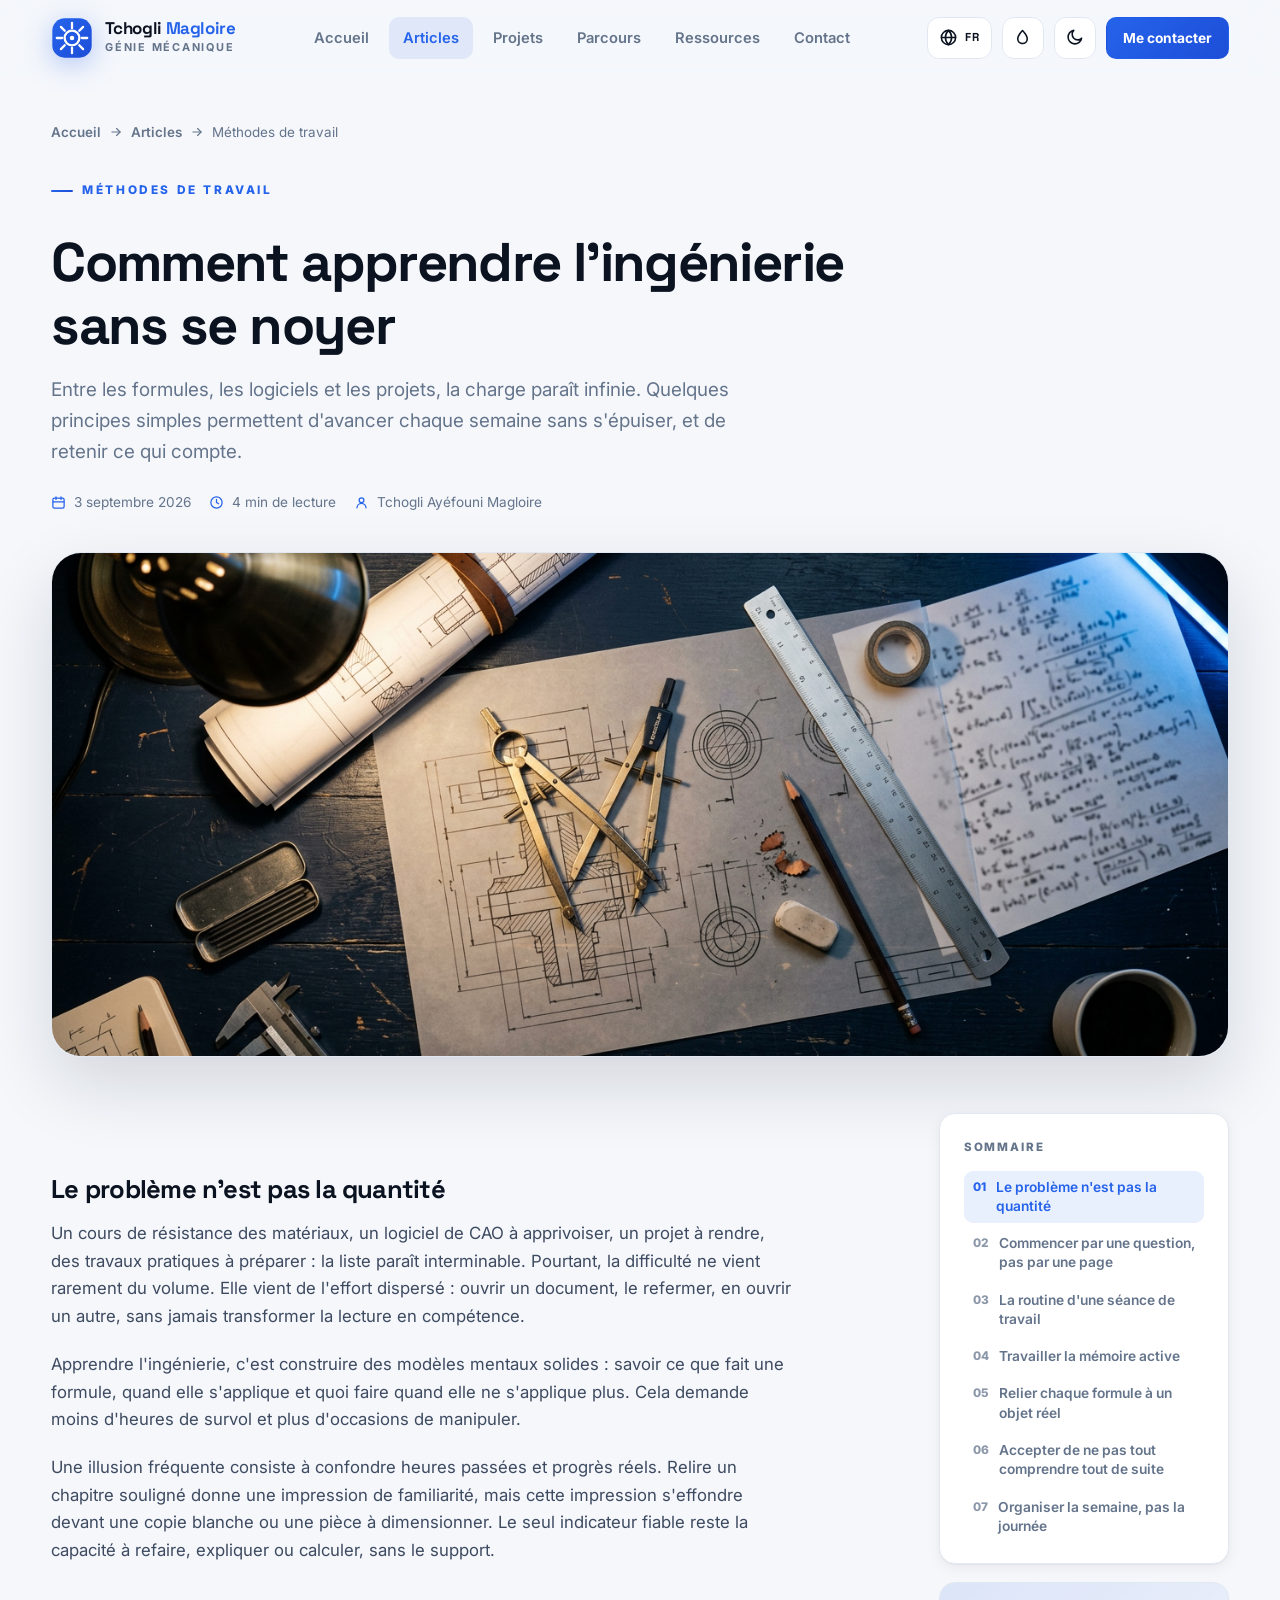
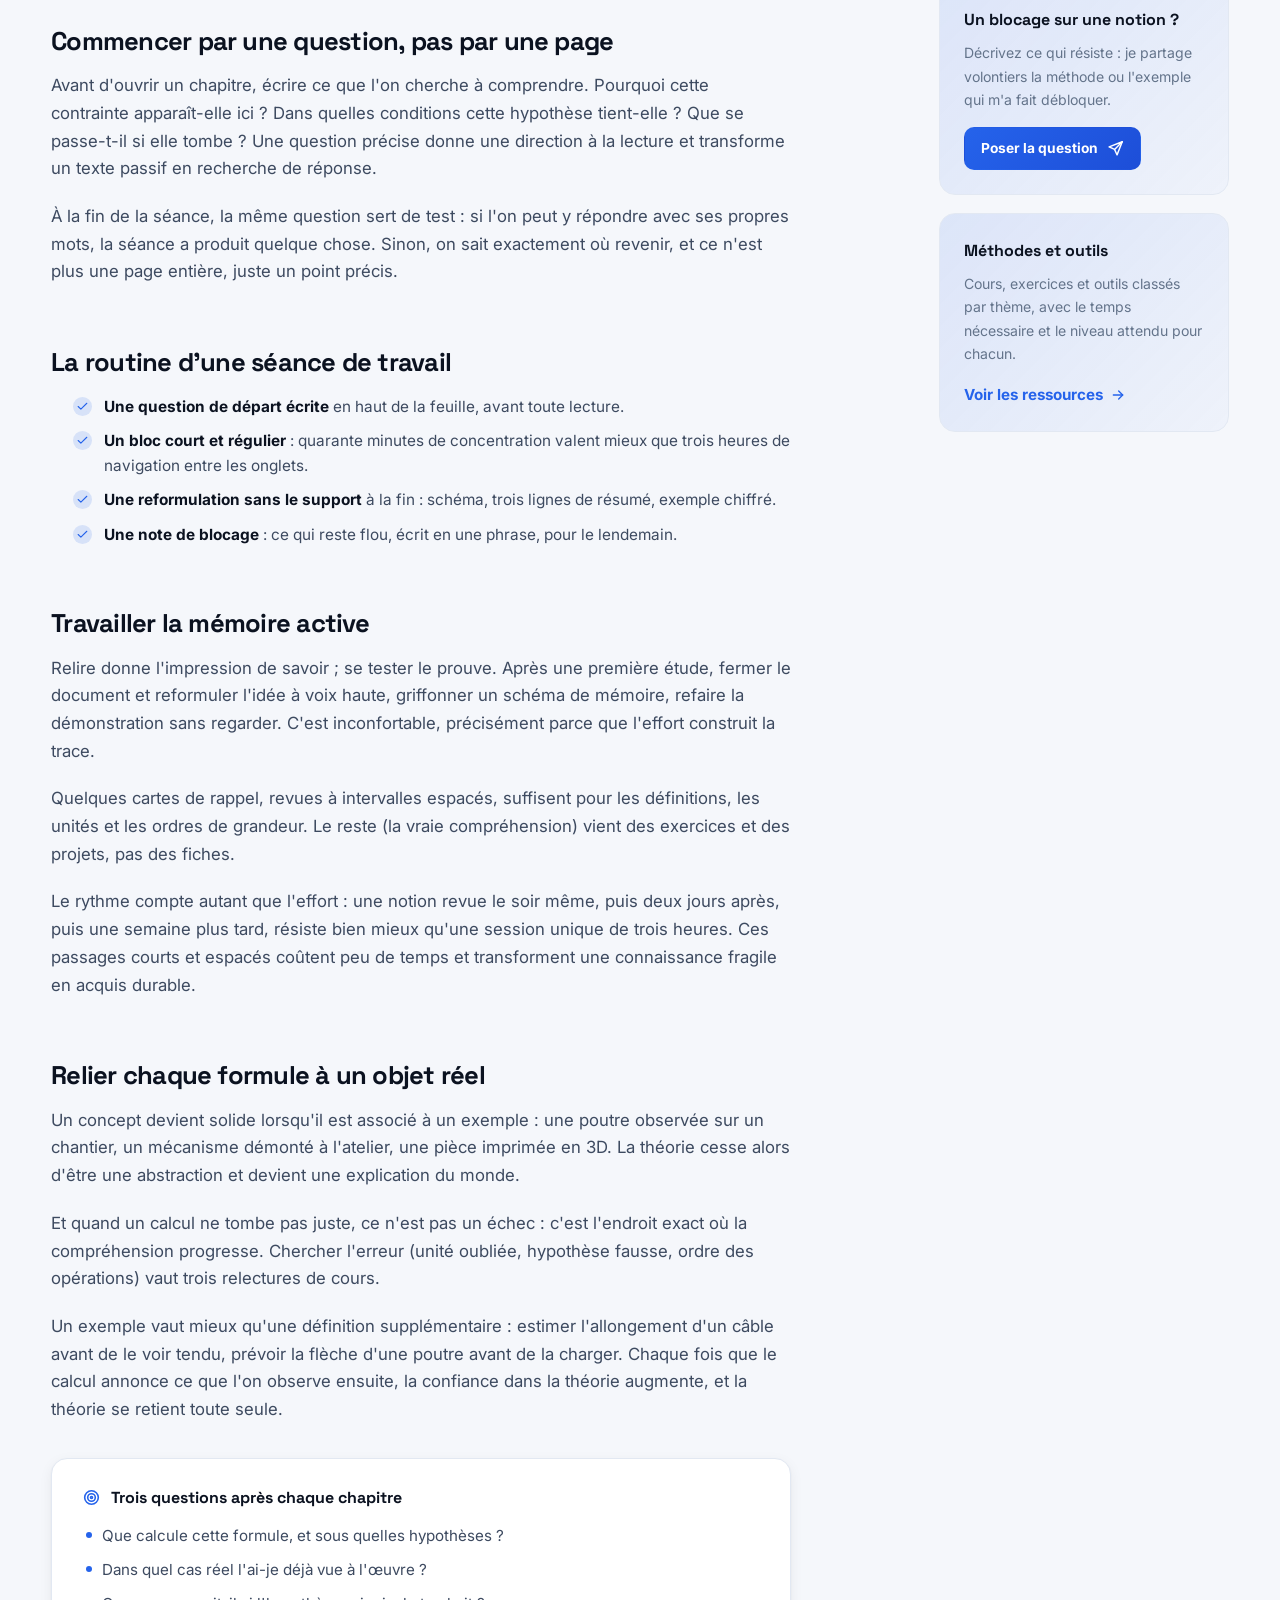
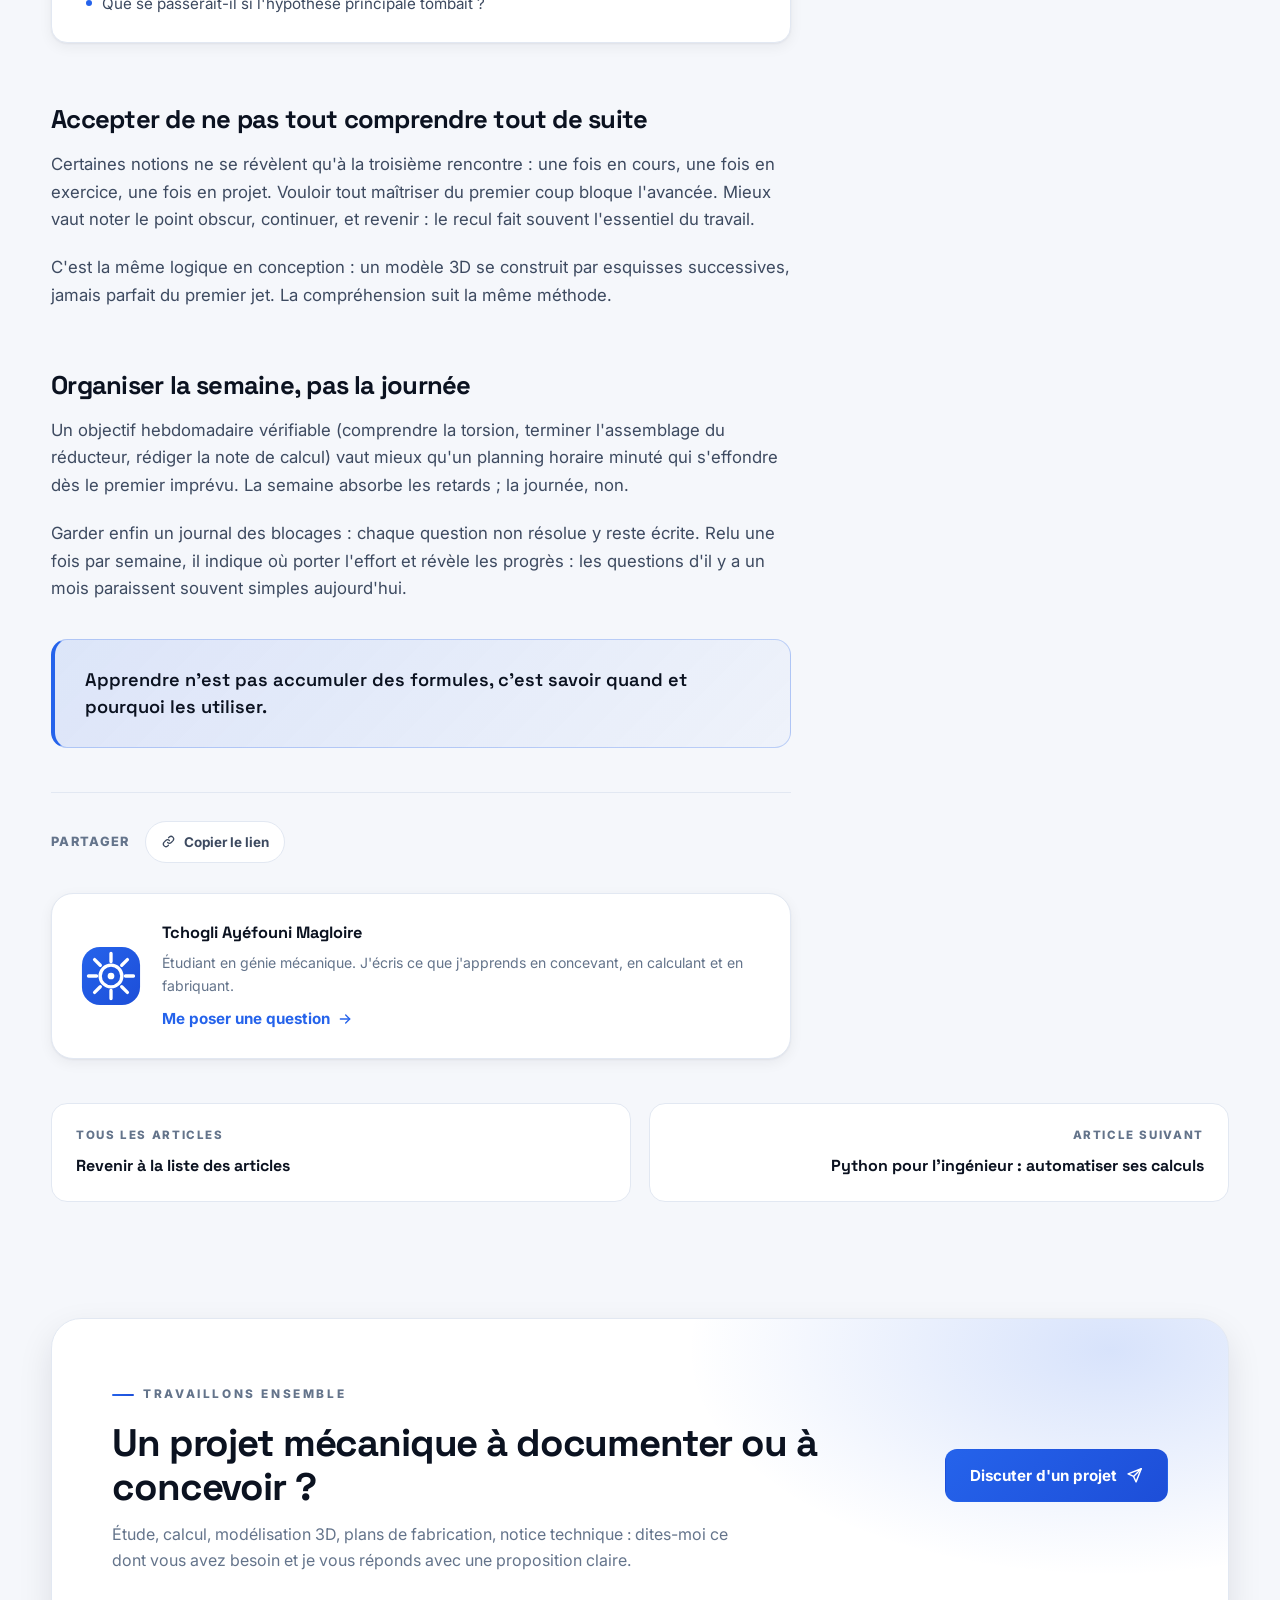
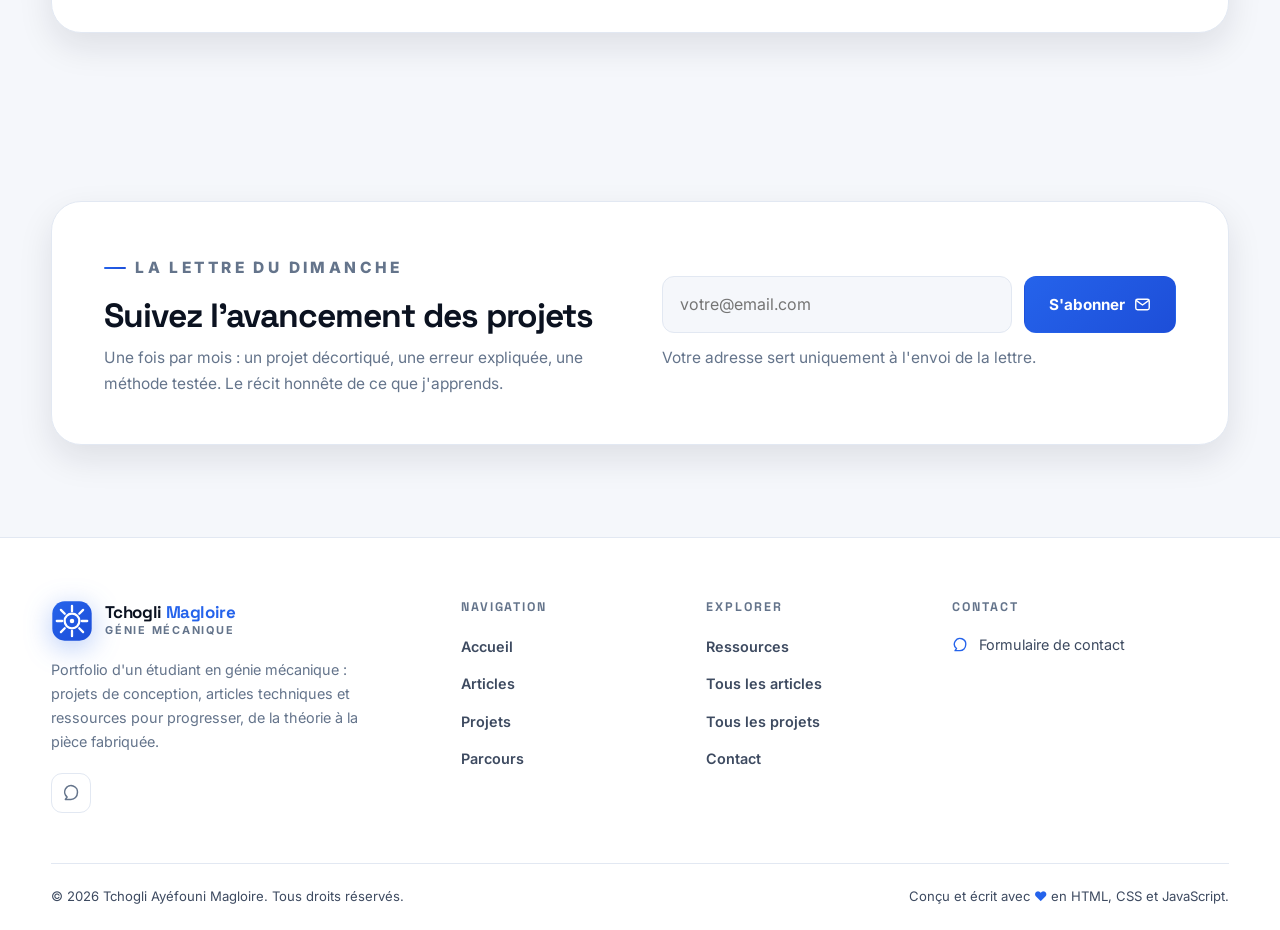
<file: article-apprentissage.html>
<!DOCTYPE html>
<html lang="fr">
<head>
    <meta charset="UTF-8">
    <meta name="viewport" content="width=device-width, initial-scale=1.0">

    <title>Comment apprendre l'ingénierie sans se noyer | Tchogli Ayéfouni Magloire</title>

    <meta name="description"
          content="Formules, logiciels, projets : la charge d'un étudiant en génie mécanique paraît infinie. Méthodes concrètes pour avancer chaque semaine sans s'épuiser ni accumuler sans comprendre.">
    <meta name="author" content="Tchogli Ayéfouni Magloire">
    <meta name="keywords"
          content="apprendre génie mécanique, méthode de travail étudiant, mémorisation active, organisation révisions, comprendre les formules">
    <meta name="theme-color" content="#f5f7fb">

    <meta property="og:type" content="article">
    <meta property="og:locale" content="fr_FR">
    <meta property="og:site_name" content="Tchogli Ayéfouni Magloire">
    <meta property="og:title" content="Comment apprendre l'ingénierie sans se noyer">
    <meta property="og:description"
          content="Quelques principes simples pour transformer des heures de lecture en compétences qui restent : question de départ, mémoire active, lien avec le réel.">
    <meta property="og:image" content="assets/article-apprentissage.png">
    <meta name="twitter:card" content="summary_large_image">

    <link rel="icon" type="image/svg+xml" href="favicon.svg">

    <link rel="preconnect" href="https://fonts.googleapis.com">
    <link rel="preconnect" href="https://fonts.gstatic.com" crossorigin>
    <link rel="stylesheet"
          href="https://fonts.googleapis.com/css2?family=Inter:wght@400;500;600;700&family=Space+Grotesk:wght@500;600;700&display=swap">

    <link rel="stylesheet" href="style.css">

    <script>
        /* Applique le thème et l'accent mémorisés avant le premier rendu */
        (function () {
            var root = document.documentElement;
            var theme = "light";
            var accent = "azur";
            try {
                var stored = localStorage.getItem("theme");
                if (stored) {
                    theme = stored;
                } else if (window.matchMedia && window.matchMedia("(prefers-color-scheme: dark)").matches) {
                    theme = "dark";
                }
                accent = localStorage.getItem("accent") || "azur";
            } catch (error) {
                /* stockage indisponible : valeurs par défaut */
            }
            root.setAttribute("data-theme", theme);
            root.setAttribute("data-accent", accent);
        })();
    </script>

    <noscript>
        <style>
            .reveal { opacity: 1; transform: none; }
        </style>
    </noscript>
</head>

<body>

<a class="skip-link" href="#contenu">Aller au contenu principal</a>

<div class="read-progress" aria-hidden="true"></div>

<!-- Bibliothèque d'icônes (SVG sprite) -->

<svg style="position:absolute;width:0;height:0;overflow:hidden" aria-hidden="true"
     focusable="false" xmlns="http://www.w3.org/2000/svg">

    <symbol id="i-arrow-right" viewBox="0 0 24 24" fill="none" stroke="currentColor" stroke-width="2" stroke-linecap="round" stroke-linejoin="round"><path d="M5 12h14"/><path d="m13 6 6 6-6 6"/></symbol>
    <symbol id="i-arrow-left" viewBox="0 0 24 24" fill="none" stroke="currentColor" stroke-width="2" stroke-linecap="round" stroke-linejoin="round"><path d="M19 12H5"/><path d="m11 18-6-6 6-6"/></symbol>
    <symbol id="i-arrow-up" viewBox="0 0 24 24" fill="none" stroke="currentColor" stroke-width="2" stroke-linecap="round" stroke-linejoin="round"><path d="M12 19V5"/><path d="m6 11 6-6 6 6"/></symbol>
    <symbol id="i-check" viewBox="0 0 24 24" fill="none" stroke="currentColor" stroke-width="2" stroke-linecap="round" stroke-linejoin="round"><path d="M20 6 9 17l-5-5"/></symbol>
    <symbol id="i-check-circle" viewBox="0 0 24 24" fill="none" stroke="currentColor" stroke-width="2" stroke-linecap="round" stroke-linejoin="round"><circle cx="12" cy="12" r="9"/><path d="m8.5 12.5 2.5 2.5 4.5-5"/></symbol>
    <symbol id="i-close" viewBox="0 0 24 24" fill="none" stroke="currentColor" stroke-width="2" stroke-linecap="round" stroke-linejoin="round"><path d="M18 6 6 18"/><path d="m6 6 12 12"/></symbol>
    <symbol id="i-sun" viewBox="0 0 24 24" fill="none" stroke="currentColor" stroke-width="2" stroke-linecap="round" stroke-linejoin="round"><circle cx="12" cy="12" r="3.6"/><path d="M12 3v1.8M12 19.2V21M4.2 4.2l1.3 1.3M18.5 18.5l1.3 1.3M3 12h1.8M19.2 12H21M4.2 19.8l1.3-1.3M18.5 5.5l1.3-1.3"/></symbol>
    <symbol id="i-moon" viewBox="0 0 24 24" fill="none" stroke="currentColor" stroke-width="2" stroke-linecap="round" stroke-linejoin="round"><path d="M21 12.9A8.6 8.6 0 1 1 11.1 3a6.8 6.8 0 0 0 9.9 9.9Z"/></symbol>
    <symbol id="i-droplet" viewBox="0 0 24 24" fill="none" stroke="currentColor" stroke-width="2" stroke-linecap="round" stroke-linejoin="round"><path d="M12 3.2s6 6.4 6 10.4a6 6 0 0 1-12 0c0-4 6-10.4 6-10.4Z"/></symbol>
    <symbol id="i-copy" viewBox="0 0 24 24" fill="none" stroke="currentColor" stroke-width="2" stroke-linecap="round" stroke-linejoin="round"><rect x="9" y="9" width="12" height="12" rx="2.2"/><path d="M5 15H4.2A1.2 1.2 0 0 1 3 13.8V4.2A1.2 1.2 0 0 1 4.2 3h9.6A1.2 1.2 0 0 1 15 4.2V5"/></symbol>
    <symbol id="i-mail" viewBox="0 0 24 24" fill="none" stroke="currentColor" stroke-width="2" stroke-linecap="round" stroke-linejoin="round"><rect x="2.5" y="4.5" width="19" height="15" rx="2.5"/><path d="m3.5 6.5 8.5 6.2 8.5-6.2"/></symbol>
    <symbol id="i-send" viewBox="0 0 24 24" fill="none" stroke="currentColor" stroke-width="2" stroke-linecap="round" stroke-linejoin="round"><path d="M21.5 2.5 3 9.8l7.7 3.5 3.5 7.7Z"/><path d="M21.5 2.5 10.7 13.3"/></symbol>
    <symbol id="i-search" viewBox="0 0 24 24" fill="none" stroke="currentColor" stroke-width="2" stroke-linecap="round" stroke-linejoin="round"><circle cx="11" cy="11" r="6.5"/><path d="m20 20-4.3-4.3"/></symbol>
    <symbol id="i-clock" viewBox="0 0 24 24" fill="none" stroke="currentColor" stroke-width="2" stroke-linecap="round" stroke-linejoin="round"><circle cx="12" cy="12" r="9"/><path d="M12 6.8V12l3.4 2"/></symbol>
    <symbol id="i-calendar" viewBox="0 0 24 24" fill="none" stroke="currentColor" stroke-width="2" stroke-linecap="round" stroke-linejoin="round"><rect x="3" y="5" width="18" height="16" rx="2.5"/><path d="M8 3v4M16 3v4M3.5 11h17"/></symbol>
    <symbol id="i-tag" viewBox="0 0 24 24" fill="none" stroke="currentColor" stroke-width="2" stroke-linecap="round" stroke-linejoin="round"><path d="M20.6 13.3 13.3 20.6a2 2 0 0 1-2.8 0l-7.1-7.1A2 2 0 0 1 2.8 12V5.2a2 2 0 0 1 2-2h6.8a2 2 0 0 1 1.4.6l7.6 7.5a2 2 0 0 1 0 2Z"/><circle cx="7.6" cy="7.6" r="1.2"/></symbol>
    <symbol id="i-download" viewBox="0 0 24 24" fill="none" stroke="currentColor" stroke-width="2" stroke-linecap="round" stroke-linejoin="round"><path d="M12 3.5v11"/><path d="m7.5 10.5 4.5 4.5 4.5-4.5"/><path d="M4 20h16"/></symbol>
    <symbol id="i-external" viewBox="0 0 24 24" fill="none" stroke="currentColor" stroke-width="2" stroke-linecap="round" stroke-linejoin="round"><path d="M14 4h6v6"/><path d="M20 4 11 13"/><path d="M18.5 14v4.5a2 2 0 0 1-2 2H6a2 2 0 0 1-2-2V8a2 2 0 0 1 2-2h4.5"/></symbol>
    <symbol id="i-share" viewBox="0 0 24 24" fill="none" stroke="currentColor" stroke-width="2" stroke-linecap="round" stroke-linejoin="round"><circle cx="18" cy="5.2" r="2.6"/><circle cx="6" cy="12" r="2.6"/><circle cx="18" cy="18.8" r="2.6"/><path d="m8.4 10.7 7.2-4.2M8.4 13.3l7.2 4.2"/></symbol>
    <symbol id="i-link" viewBox="0 0 24 24" fill="none" stroke="currentColor" stroke-width="2" stroke-linecap="round" stroke-linejoin="round"><path d="M10.5 13.5a4.2 4.2 0 0 0 5.9 0l2.9-2.9a4.2 4.2 0 0 0-5.9-5.9l-1.3 1.3"/><path d="M13.5 10.5a4.2 4.2 0 0 0-5.9 0l-2.9 2.9a4.2 4.2 0 0 0 5.9 5.9l1.3-1.3"/></symbol>
    <symbol id="i-user" viewBox="0 0 24 24" fill="none" stroke="currentColor" stroke-width="2" stroke-linecap="round" stroke-linejoin="round"><circle cx="12" cy="8.4" r="3.8"/><path d="M4.8 20.4a7.2 7.2 0 0 1 14.4 0"/></symbol>
    <symbol id="i-map-pin" viewBox="0 0 24 24" fill="none" stroke="currentColor" stroke-width="2" stroke-linecap="round" stroke-linejoin="round"><path d="M12 21.2s7-6.3 7-11.2a7 7 0 1 0-14 0c0 4.9 7 11.2 7 11.2Z"/><circle cx="12" cy="10" r="2.6"/></symbol>
    <symbol id="i-message" viewBox="0 0 24 24" fill="none" stroke="currentColor" stroke-width="2" stroke-linecap="round" stroke-linejoin="round"><path d="M20.5 12a8.5 8.5 0 0 1-8.5 8.5H4.5l2.3-3.2A8.5 8.5 0 1 1 20.5 12Z"/></symbol>
    <symbol id="i-book" viewBox="0 0 24 24" fill="none" stroke="currentColor" stroke-width="2" stroke-linecap="round" stroke-linejoin="round"><path d="M12 6.6C12 5 10.7 3.6 8.4 3.6H3v13.6h5.4C10.7 17.2 12 18.6 12 20.2"/><path d="M12 6.6c0-1.6 1.3-3 3.6-3H21v13.6h-5.4c-2.3 0-3.6 1.4-3.6 3"/></symbol>
    <symbol id="i-file" viewBox="0 0 24 24" fill="none" stroke="currentColor" stroke-width="2" stroke-linecap="round" stroke-linejoin="round"><path d="M14 3.2H7.2A2.2 2.2 0 0 0 5 5.4v13.2a2.2 2.2 0 0 0 2.2 2.2h9.6a2.2 2.2 0 0 0 2.2-2.2V8Z"/><path d="M13.8 3.4V8h5.1"/><path d="M8.5 13h7M8.5 16.5h4.5"/></symbol>
    <symbol id="i-graduate" viewBox="0 0 24 24" fill="none" stroke="currentColor" stroke-width="2" stroke-linecap="round" stroke-linejoin="round"><path d="m12 4.2-9 4.1 9 4.1 9-4.1Z"/><path d="M7 10.4V15c0 1.4 2.2 2.6 5 2.6s5-1.2 5-2.6v-4.6"/></symbol>
    <symbol id="i-briefcase" viewBox="0 0 24 24" fill="none" stroke="currentColor" stroke-width="2" stroke-linecap="round" stroke-linejoin="round"><rect x="3" y="7.2" width="18" height="13" rx="2.4"/><path d="M9 7.2V5.4a2 2 0 0 1 2-2h2a2 2 0 0 1 2 2v1.8"/><path d="M3.5 12.6h17"/></symbol>
    <symbol id="i-lightbulb" viewBox="0 0 24 24" fill="none" stroke="currentColor" stroke-width="2" stroke-linecap="round" stroke-linejoin="round"><path d="M9.2 18h5.6"/><path d="M10.2 21h3.6"/><path d="M12 3a6 6 0 0 0-3.4 10.9c.6.5 1 1.2 1 2h4.8c0-.8.4-1.5 1-2A6 6 0 0 0 12 3Z"/></symbol>
    <symbol id="i-target" viewBox="0 0 24 24" fill="none" stroke="currentColor" stroke-width="2" stroke-linecap="round" stroke-linejoin="round"><circle cx="12" cy="12" r="8.6"/><circle cx="12" cy="12" r="4.8"/><circle cx="12" cy="12" r="1.3"/></symbol>
    <symbol id="i-trend" viewBox="0 0 24 24" fill="none" stroke="currentColor" stroke-width="2" stroke-linecap="round" stroke-linejoin="round"><path d="m3.5 17 5.8-5.8 3.8 3.8L20 8.2"/><path d="M15 8.2h5v5"/></symbol>
    <symbol id="i-chart" viewBox="0 0 24 24" fill="none" stroke="currentColor" stroke-width="2" stroke-linecap="round" stroke-linejoin="round"><path d="M3 20.5h18"/><rect x="5" y="11.5" width="3.6" height="6" rx="1.2"/><rect x="10.2" y="7.5" width="3.6" height="10" rx="1.2"/><rect x="15.4" y="13.5" width="3.6" height="4" rx="1.2"/></symbol>
    <symbol id="i-cube" viewBox="0 0 24 24" fill="none" stroke="currentColor" stroke-width="2" stroke-linecap="round" stroke-linejoin="round"><path d="M20.8 8.3v7.4L12 20.9 3.2 15.7V8.3L12 3.1Z"/><path d="M3.5 8.5 12 13.4l8.5-4.9"/><path d="M12 13.4v7.5"/></symbol>
    <symbol id="i-layers" viewBox="0 0 24 24" fill="none" stroke="currentColor" stroke-width="2" stroke-linecap="round" stroke-linejoin="round"><path d="m12 3.2 8.8 4.6L12 12.4 3.2 7.8Z"/><path d="m3.2 12.2 8.8 4.6 8.8-4.6"/><path d="m3.2 16.4 8.8 4.6 8.8-4.6"/></symbol>
    <symbol id="i-ruler" viewBox="0 0 24 24" fill="none" stroke="currentColor" stroke-width="2" stroke-linecap="round" stroke-linejoin="round"><path d="M3.4 15.2 15.2 3.4l5.4 5.4L8.8 20.6Z"/><path d="m7.6 11 2.2 2.2M11 7.6l2.2 2.2M14.4 4.2l2.2 2.2"/></symbol>
    <symbol id="i-code" viewBox="0 0 24 24" fill="none" stroke="currentColor" stroke-width="2" stroke-linecap="round" stroke-linejoin="round"><path d="M8.6 8l-4.6 4 4.6 4"/><path d="m15.4 8 4.6 4-4.6 4"/><path d="M13.4 4.8 10.6 19.2"/></symbol>
    <symbol id="i-flask" viewBox="0 0 24 24" fill="none" stroke="currentColor" stroke-width="2" stroke-linecap="round" stroke-linejoin="round"><path d="M9.5 3h5"/><path d="M10.5 3v5.6L5.7 17a2.4 2.4 0 0 0 2.1 3.6h8.4a2.4 2.4 0 0 0 2.1-3.6L13.5 8.6V3"/><path d="M7.6 14.4h8.8"/></symbol>
    <symbol id="i-cpu" viewBox="0 0 24 24" fill="none" stroke="currentColor" stroke-width="2" stroke-linecap="round" stroke-linejoin="round"><rect x="7.2" y="7.2" width="9.6" height="9.6" rx="2.2"/><path d="M10.5 2.6v4.4M13.5 2.6v4.4M10.5 17v4.4M13.5 17v4.4M2.6 10.5H7M2.6 13.5H7M17 10.5h4.4M17 13.5h4.4"/></symbol>
    <symbol id="i-wind" viewBox="0 0 24 24" fill="none" stroke="currentColor" stroke-width="2" stroke-linecap="round" stroke-linejoin="round"><path d="M3 8.2h9.4a2.9 2.9 0 1 0-2.9-2.9"/><path d="M3 15.8h13.4a2.9 2.9 0 1 1-2.9 2.9"/><path d="M3 12h16.4a2.9 2.9 0 1 0-2.9-2.9"/></symbol>
    <symbol id="i-shield" viewBox="0 0 24 24" fill="none" stroke="currentColor" stroke-width="2" stroke-linecap="round" stroke-linejoin="round"><path d="M12 3 5.2 5.8v6.1c0 4.3 2.9 7.9 6.8 9.4 3.9-1.5 6.8-5.1 6.8-9.4V5.8Z"/><path d="m9.4 11.9 2 2 3.2-3.4"/></symbol>
    <symbol id="i-sparkles" viewBox="0 0 24 24" fill="none" stroke="currentColor" stroke-width="2" stroke-linecap="round" stroke-linejoin="round"><path d="m11.5 3.8 1.6 4.4 4.4 1.6-4.4 1.6-1.6 4.4-1.6-4.4-4.4-1.6 4.4-1.6Z"/><path d="m18 15.4.8 2.2 2.2.8-2.2.8-.8 2.2-.8-2.2-2.2-.8 2.2-.8Z"/></symbol>
    <symbol id="i-refresh" viewBox="0 0 24 24" fill="none" stroke="currentColor" stroke-width="2" stroke-linecap="round" stroke-linejoin="round"><path d="M20.6 12a8.6 8.6 0 1 1-2.6-6.2"/><path d="M20.8 3.6v5h-5"/></symbol>
    <symbol id="i-play" viewBox="0 0 24 24" fill="none" stroke="currentColor" stroke-width="2" stroke-linecap="round" stroke-linejoin="round"><circle cx="12" cy="12" r="9"/><path d="m10.2 8.6 5.6 3.4-5.6 3.4Z"/></symbol>
    <symbol id="i-globe" viewBox="0 0 24 24" fill="none" stroke="currentColor" stroke-width="2" stroke-linecap="round" stroke-linejoin="round"><circle cx="12" cy="12" r="9"/><path d="M3.2 12h17.6"/><path d="M12 3c2.6 2.6 3.9 5.7 3.9 9s-1.3 6.4-3.9 9c-2.6-2.6-3.9-5.7-3.9-9S9.4 5.6 12 3Z"/></symbol>
    <symbol id="i-database" viewBox="0 0 24 24" fill="none" stroke="currentColor" stroke-width="2" stroke-linecap="round" stroke-linejoin="round"><ellipse cx="12" cy="6.2" rx="7.4" ry="3.2"/><path d="M4.6 6.2v11.6c0 1.8 3.3 3.2 7.4 3.2s7.4-1.4 7.4-3.2V6.2"/><path d="M4.6 12c0 1.8 3.3 3.2 7.4 3.2s7.4-1.4 7.4-3.2"/></symbol>
    <symbol id="i-zap" viewBox="0 0 24 24" fill="none" stroke="currentColor" stroke-width="2" stroke-linecap="round" stroke-linejoin="round"><path d="M13.4 2.4 4.8 13.6h6l-1.2 8 8.6-11.2h-6Z"/></symbol>
    <symbol id="i-pen" viewBox="0 0 24 24" fill="none" stroke="currentColor" stroke-width="2" stroke-linecap="round" stroke-linejoin="round"><path d="M15.6 4.4l4 4L8.8 19.2H4.8v-4Z"/><path d="m13.6 6.4 4 4"/></symbol>
    <symbol id="i-nut" viewBox="0 0 24 24" fill="none" stroke="currentColor" stroke-width="2" stroke-linecap="round" stroke-linejoin="round"><path d="M12 3.2 20 7.8v8.4l-8 4.6-8-4.6V7.8Z"/><circle cx="12" cy="12" r="3.1"/></symbol>
    <symbol id="i-cog" viewBox="0 0 24 24" fill="none" stroke="currentColor" stroke-width="2" stroke-linecap="round" stroke-linejoin="round"><circle cx="12" cy="12" r="4.6"/><circle cx="12" cy="12" r="1.4"/><path d="M12 2.2v3.4M12 18.4v3.4M3.4 5.6 6 8.2M18 15.8l2.6 2.6M2.2 12h3.4M18.4 12h3.4M3.4 18.4 6 15.8M18 8.2l2.6-2.6"/></symbol>
    <symbol id="i-eye" viewBox="0 0 24 24" fill="none" stroke="currentColor" stroke-width="2" stroke-linecap="round" stroke-linejoin="round"><path d="M2.5 12S6.2 6.4 12 6.4 21.5 12 21.5 12 17.8 17.6 12 17.6 2.5 12 2.5 12Z"/><circle cx="12" cy="12" r="2.8"/></symbol>
    <symbol id="i-award" viewBox="0 0 24 24" fill="none" stroke="currentColor" stroke-width="2" stroke-linecap="round" stroke-linejoin="round"><circle cx="12" cy="9.4" r="5.4"/><path d="m8.6 13.8-1.4 7 4.8-2.8 4.8 2.8-1.4-7"/></symbol>
    <symbol id="i-heart" viewBox="0 0 24 24" fill="none" stroke="currentColor" stroke-width="2" stroke-linecap="round" stroke-linejoin="round"><path d="M12 20.4S3.6 15.4 3.6 9.8a4.7 4.7 0 0 1 8.4-3 4.7 4.7 0 0 1 8.4 3c0 5.6-8.4 10.6-8.4 10.6Z"/></symbol>
    <symbol id="i-menu" viewBox="0 0 24 24" fill="none" stroke="currentColor" stroke-width="2" stroke-linecap="round" stroke-linejoin="round"><path d="M4 7h16M4 12h16M4 17h16"/></symbol>
</svg>


<!-- =========================================================
     EN-TÊTE
     ========================================================= -->

<header class="site-header">
    <div class="container nav-bar">

        <a class="brand" href="index.html" aria-label="Accueil, Tchogli Ayéfouni Magloire">
            <svg class="brand-mark" viewBox="0 0 48 48" aria-hidden="true">
                <defs>
                    <linearGradient id="brandGrad" x1="0" y1="0" x2="1" y2="1">
                        <stop offset="0" style="stop-color:var(--primary)"></stop>
                        <stop offset="1" style="stop-color:var(--primary-strong)"></stop>
                    </linearGradient>
                </defs>
                <rect x="1.5" y="1.5" width="45" height="45" rx="14" fill="url(#brandGrad)"></rect>
                <g fill="none" stroke="#ffffff" stroke-width="2.6" stroke-linecap="round">
                    <circle cx="24" cy="24" r="8.4"></circle>
                    <circle cx="24" cy="24" r="2.6" fill="#ffffff" stroke="none"></circle>
                    <path d="M24 6.6v6.2M24 35.2v6.2M6.6 24h6.2M35.2 24h6.2M11.3 11.3l4.4 4.4M32.3 32.3l4.4 4.4M11.3 36.7l4.4-4.4M32.3 15.7l4.4-4.4"></path>
                </g>
            </svg>
            <span>
                <span class="brand-name">Tchogli <span>Magloire</span></span>
                <span class="brand-role">Génie mécanique</span>
            </span>
        </a>

        <nav class="main-nav" aria-label="Navigation principale">
            <a class="nav-link" href="index.html">Accueil</a>
            <a class="nav-link active" href="articles.html" aria-current="page">Articles</a>
            <a class="nav-link" href="projets.html">Projets</a>
            <a class="nav-link" href="parcours.html">Parcours</a>
            <a class="nav-link" href="ressources.html">Ressources</a>
            <a class="nav-link" href="contact.html">Contact</a>
        </nav>

        <div class="nav-actions">

            <div class="lang-wrap" id="langWrap">
                <button class="icon-btn lang-btn" id="langBtn" type="button"
                        aria-expanded="false" aria-haspopup="dialog"
                        aria-label="Changer la langue du site" title="Langue du site">
                    <svg class="i" aria-hidden="true"><use href="#i-globe"></use></svg>
                    <span class="lang-code" id="langCode" translate="no">FR</span>
                </button>

                <div class="lang-pop" id="langPop" role="dialog" aria-label="Langue du site">
                    <span class="accent-pop-title">Langue du site</span>
                    <input class="lang-search" id="langSearch" type="search"
                           placeholder="Rechercher une langue" autocomplete="off"
                           aria-label="Rechercher une langue">
                    <div class="lang-list" id="langList" translate="no"></div>
                    <p class="accent-pop-note">
                        Traduction automatique par Google. Le choix reste mémorisé sur cet appareil.
                    </p>
                </div>
            </div>
            <div class="accent-wrap" id="accentWrap">
                <button class="icon-btn" id="accentBtn" type="button"
                        aria-expanded="false" aria-haspopup="true"
                        aria-label="Changer la couleur d'accent" title="Couleur d'accent">
                    <svg class="i" aria-hidden="true"><use href="#i-droplet"></use></svg>
                </button>

                <div class="accent-pop" id="accentPop" role="dialog" aria-label="Couleur d'accent">
                    <span class="accent-pop-title">Couleur d'accent</span>
                    <div class="accent-list">
                        <button class="accent-swatch" type="button" data-accent="azur"
                                aria-label="Accent azur" title="Azur"></button>
                        <button class="accent-swatch" type="button" data-accent="ambre"
                                aria-label="Accent ambre" title="Ambre"></button>
                        <button class="accent-swatch" type="button" data-accent="emeraude"
                                aria-label="Accent émeraude" title="Émeraude"></button>
                        <button class="accent-swatch" type="button" data-accent="violet"
                                aria-label="Accent violet" title="Violet"></button>
                    </div>
                    <p class="accent-pop-note">
                        L'accent colore tout le site et reste mémorisé sur cet appareil.
                    </p>
                </div>
            </div>

            <button class="icon-btn" type="button" data-theme-toggle
                    aria-pressed="false" aria-label="Basculer entre thème clair et sombre"
                    title="Passer en thème sombre">
                <svg class="i ic-moon" aria-hidden="true"><use href="#i-moon"></use></svg>
                <svg class="i ic-sun" aria-hidden="true"><use href="#i-sun"></use></svg>
            </button>

            <a class="btn sm nav-cta" href="contact.html">Me contacter</a>

            <button class="burger" id="menuBtn" type="button"
                    aria-label="Ouvrir le menu" aria-expanded="false" aria-controls="mobilePanel">
                <span></span>
            </button>

        </div>

    </div>
</header>


<!-- MENU MOBILE -->

<div class="mobile-panel" id="mobilePanel" aria-hidden="true">
    <div class="mobile-overlay"></div>

    <aside class="mobile-drawer" role="dialog" aria-label="Menu de navigation">

        <div class="mobile-head">
            <span class="brand">
                <svg class="brand-mark" viewBox="0 0 48 48" aria-hidden="true">
                    <defs>
                        <linearGradient id="brandGradMenu" x1="0" y1="0" x2="1" y2="1">
                            <stop offset="0" style="stop-color:var(--primary)"></stop>
                            <stop offset="1" style="stop-color:var(--primary-strong)"></stop>
                        </linearGradient>
                    </defs>
                    <rect x="1.5" y="1.5" width="45" height="45" rx="14" fill="url(#brandGradMenu)"></rect>
                    <g fill="none" stroke="#ffffff" stroke-width="2.6" stroke-linecap="round">
                        <circle cx="24" cy="24" r="8.4"></circle>
                        <circle cx="24" cy="24" r="2.6" fill="#ffffff" stroke="none"></circle>
                    </g>
                </svg>
                <span>
                    <span class="brand-name">Tchogli <span>Magloire</span></span>
                    <span class="brand-role">Génie mécanique</span>
                </span>
            </span>

            <button class="icon-btn" id="mobileClose" type="button" aria-label="Fermer le menu">
                <svg class="i" aria-hidden="true"><use href="#i-close"></use></svg>
            </button>
        </div>

        <nav class="m-nav" aria-label="Navigation mobile">
            <a href="index.html">Accueil <svg class="i" aria-hidden="true"><use href="#i-arrow-right"></use></svg></a>
            <a class="active" href="articles.html">Articles <svg class="i" aria-hidden="true"><use href="#i-arrow-right"></use></svg></a>
            <a href="projets.html">Projets <svg class="i" aria-hidden="true"><use href="#i-arrow-right"></use></svg></a>
            <a href="parcours.html">Parcours <svg class="i" aria-hidden="true"><use href="#i-arrow-right"></use></svg></a>
            <a href="ressources.html">Ressources <svg class="i" aria-hidden="true"><use href="#i-arrow-right"></use></svg></a>
            <a href="contact.html">Contact <svg class="i" aria-hidden="true"><use href="#i-arrow-right"></use></svg></a>
        </nav>

        <p class="mobile-label">Apparence</p>

        <div class="m-options">
            <div class="m-option-row">
                <span>Thème sombre</span>
                <button class="icon-btn" type="button" data-theme-toggle
                        aria-pressed="false" aria-label="Basculer entre thème clair et sombre"
                        title="Passer en thème sombre">
                    <svg class="i ic-moon" aria-hidden="true"><use href="#i-moon"></use></svg>
                    <svg class="i ic-sun" aria-hidden="true"><use href="#i-sun"></use></svg>
                </button>
            </div>

            <div class="m-option-row">
                <span>Couleur</span>
                <div class="accent-list">
                    <button class="accent-swatch" type="button" data-accent="azur"
                            aria-label="Accent azur" title="Azur"></button>
                    <button class="accent-swatch" type="button" data-accent="ambre"
                            aria-label="Accent ambre" title="Ambre"></button>
                    <button class="accent-swatch" type="button" data-accent="emeraude"
                            aria-label="Accent émeraude" title="Émeraude"></button>
                    <button class="accent-swatch" type="button" data-accent="violet"
                            aria-label="Accent violet" title="Violet"></button>
                </div>
            </div>
        </div>

        <p class="mobile-label">Langue</p>

        <select class="lang-select m-lang-select notranslate" data-lang-select
                aria-label="Langue du site" translate="no"></select>
        <a class="btn block m-cta" href="contact.html">
            Écrire un message
            <svg class="i" aria-hidden="true"><use href="#i-send"></use></svg>
        </a>

    </aside>
</div>


<main id="contenu">

    <article class="article-page">
        <div class="container">

            <nav class="breadcrumb" aria-label="Fil d'Ariane">
                <a href="index.html">Accueil</a>
                <svg class="i" aria-hidden="true"><use href="#i-arrow-right"></use></svg>
                <a href="articles.html">Articles</a>
                <svg class="i" aria-hidden="true"><use href="#i-arrow-right"></use></svg>
                <span>Méthodes de travail</span>
            </nav>

            <div class="article-head">
                <p class="eyebrow">Méthodes de travail</p>
                <h1>Comment apprendre l'ingénierie sans se noyer</h1>
                <p class="article-lead">
                    Entre les formules, les logiciels et les projets, la charge paraît
                    infinie. Quelques principes simples permettent d'avancer chaque
                    semaine sans s'épuiser, et de retenir ce qui compte.
                </p>

                <div class="article-meta">
                    <span class="meta">
                        <svg class="i" aria-hidden="true"><use href="#i-calendar"></use></svg>
                        3 septembre 2026
                    </span>
                    <span class="meta">
                        <svg class="i" aria-hidden="true"><use href="#i-clock"></use></svg>
                        <span data-reading-meta>4 min de lecture</span>
                    </span>
                    <span class="meta">
                        <svg class="i" aria-hidden="true"><use href="#i-user"></use></svg>
                        Tchogli Ayéfouni Magloire
                    </span>
                </div>
            </div>

            <div class="article-hero-img">
                <img src="assets/article-apprentissage.png"
                     alt="Bureau d'étude avec notes manuscrites, formules et fiches de révision">
            </div>

            <div class="article-layout">

                <div class="article-main">

                    <div class="article-body">

                        <h2>Le problème n'est pas la quantité</h2>

                        <p>
                            Un cours de résistance des matériaux, un logiciel de CAO à
                            apprivoiser, un projet à rendre, des travaux pratiques à préparer :
                            la liste paraît interminable. Pourtant, la difficulté ne vient
                            rarement du volume. Elle vient de l'effort dispersé : ouvrir un
                            document, le refermer, en ouvrir un autre, sans jamais transformer
                            la lecture en compétence.
                        </p>

                        <p>
                            Apprendre l'ingénierie, c'est construire des modèles mentaux
                            solides : savoir ce que fait une formule, quand elle s'applique
                            et quoi faire quand elle ne s'applique plus. Cela demande moins
                            d'heures de survol et plus d'occasions de manipuler.
                        </p>

                        <p>
                            Une illusion fréquente consiste à confondre heures passées et
                            progrès réels. Relire un chapitre souligné donne une impression
                            de familiarité, mais cette impression s'effondre devant une copie
                            blanche ou une pièce à dimensionner. Le seul indicateur fiable
                            reste la capacité à refaire, expliquer ou calculer, sans le
                            support.
                        </p>

                        <h2>Commencer par une question, pas par une page</h2>

                        <p>
                            Avant d'ouvrir un chapitre, écrire ce que l'on cherche à
                            comprendre. Pourquoi cette contrainte apparaît-elle ici ? Dans
                            quelles conditions cette hypothèse tient-elle ? Que se passe-t-il
                            si elle tombe ? Une question précise donne une direction à la
                            lecture et transforme un texte passif en recherche de réponse.
                        </p>

                        <p>
                            À la fin de la séance, la même question sert de test : si l'on
                            peut y répondre avec ses propres mots, la séance a produit
                            quelque chose. Sinon, on sait exactement où revenir, et ce
                            n'est plus une page entière, juste un point précis.
                        </p>

                        <h2>La routine d'une séance de travail</h2>

                        <ul class="check-list">
                            <li>
                                <svg class="i" aria-hidden="true"><use href="#i-check"></use></svg>
                                <span><strong>Une question de départ écrite</strong> en haut de la
                                feuille, avant toute lecture.</span>
                            </li>
                            <li>
                                <svg class="i" aria-hidden="true"><use href="#i-check"></use></svg>
                                <span><strong>Un bloc court et régulier</strong> : quarante minutes de
                                concentration valent mieux que trois heures de navigation
                                entre les onglets.</span>
                            </li>
                            <li>
                                <svg class="i" aria-hidden="true"><use href="#i-check"></use></svg>
                                <span><strong>Une reformulation sans le support</strong> à la fin :
                                schéma, trois lignes de résumé, exemple chiffré.</span>
                            </li>
                            <li>
                                <svg class="i" aria-hidden="true"><use href="#i-check"></use></svg>
                                <span><strong>Une note de blocage</strong> : ce qui reste flou, écrit en
                                une phrase, pour le lendemain.</span>
                            </li>
                        </ul>

                        <h2>Travailler la mémoire active</h2>

                        <p>
                            Relire donne l'impression de savoir ; se tester le prouve. Après
                            une première étude, fermer le document et reformuler l'idée à voix
                            haute, griffonner un schéma de mémoire, refaire la démonstration
                            sans regarder. C'est inconfortable, précisément parce que
                            l'effort construit la trace.
                        </p>

                        <p>
                            Quelques cartes de rappel, revues à intervalles espacés, suffisent
                            pour les définitions, les unités et les ordres de grandeur. Le
                            reste (la vraie compréhension) vient des exercices et des projets,
                            pas des fiches.
                        </p>

                        <p>
                            Le rythme compte autant que l'effort : une notion revue le soir
                            même, puis deux jours après, puis une semaine plus tard, résiste
                            bien mieux qu'une session unique de trois heures. Ces passages
                            courts et espacés coûtent peu de temps et transforment une
                            connaissance fragile en acquis durable.
                        </p>

                        <h2>Relier chaque formule à un objet réel</h2>

                        <p>
                            Un concept devient solide lorsqu'il est associé à un exemple :
                            une poutre observée sur un chantier, un mécanisme démonté à
                            l'atelier, une pièce imprimée en 3D. La théorie cesse alors d'être
                            une abstraction et devient une explication du monde.
                        </p>

                        <p>
                            Et quand un calcul ne tombe pas juste, ce n'est pas un échec : c'est
                            l'endroit exact où la compréhension progresse. Chercher l'erreur (unité oubliée, hypothèse fausse, ordre des opérations) vaut trois
                            relectures de cours.
                        </p>

                        <p>
                            Un exemple vaut mieux qu'une définition supplémentaire : estimer
                            l'allongement d'un câble avant de le voir tendu, prévoir la flèche
                            d'une poutre avant de la charger. Chaque fois que le calcul annonce
                            ce que l'on observe ensuite, la confiance dans la théorie augmente,
                            et la théorie se retient toute seule.
                        </p>

                        <div class="callout">
                            <strong>
                                <svg class="i" aria-hidden="true"><use href="#i-target"></use></svg>
                                Trois questions après chaque chapitre
                            </strong>
                            <ul>
                                <li>Que calcule cette formule, et sous quelles hypothèses ?</li>
                                <li>Dans quel cas réel l'ai-je déjà vue à l'œuvre ?</li>
                                <li>Que se passerait-il si l'hypothèse principale tombait ?</li>
                            </ul>
                        </div>

                        <h2>Accepter de ne pas tout comprendre tout de suite</h2>

                        <p>
                            Certaines notions ne se révèlent qu'à la troisième rencontre :
                            une fois en cours, une fois en exercice, une fois en projet. Vouloir
                            tout maîtriser du premier coup bloque l'avancée. Mieux vaut noter
                            le point obscur, continuer, et revenir : le recul fait souvent
                            l'essentiel du travail.
                        </p>

                        <p>
                            C'est la même logique en conception : un modèle 3D se construit
                            par esquisses successives, jamais parfait du premier jet. La
                            compréhension suit la même méthode.
                        </p>

                        <h2>Organiser la semaine, pas la journée</h2>

                        <p>
                            Un objectif hebdomadaire vérifiable (comprendre la torsion,
                            terminer l'assemblage du réducteur, rédiger la note de calcul)
                            vaut mieux qu'un planning horaire minuté qui s'effondre dès le
                            premier imprévu. La semaine absorbe les retards ; la journée,
                            non.
                        </p>

                        <p>
                            Garder enfin un journal des blocages : chaque question non
                            résolue y reste écrite. Relu une fois par semaine, il indique où
                            porter l'effort et révèle les progrès : les questions d'il y a un
                            mois paraissent souvent simples aujourd'hui.
                        </p>

                        <blockquote>
                            Apprendre n'est pas accumuler des formules,
                            c'est savoir quand et pourquoi les utiliser.
                        </blockquote>

                    </div>

                    <div class="share-row">
                        <span class="label">Partager</span>
                        <button class="share-btn" type="button" data-copy-link
                                data-copy-message="Lien de l'article copié !">
                            <svg class="i" aria-hidden="true"><use href="#i-link"></use></svg>
                            Copier le lien
                        </button>
                    </div>

                    <div class="author-box">
                        <div class="author-avatar">
                            <svg viewBox="0 0 48 48" aria-hidden="true">
                                <defs>
                                    <linearGradient id="brandGradAuthor" x1="0" y1="0" x2="1" y2="1">
                                        <stop offset="0" style="stop-color:var(--primary)"></stop>
                                        <stop offset="1" style="stop-color:var(--primary-strong)"></stop>
                                    </linearGradient>
                                </defs>
                                <rect x="1.5" y="1.5" width="45" height="45" rx="14" fill="url(#brandGradAuthor)"></rect>
                                <g fill="none" stroke="#ffffff" stroke-width="2.6" stroke-linecap="round">
                                    <circle cx="24" cy="24" r="8.4"></circle>
                                    <circle cx="24" cy="24" r="2.6" fill="#ffffff" stroke="none"></circle>
                                    <path d="M24 6.6v6.2M24 35.2v6.2M6.6 24h6.2M35.2 24h6.2M11.3 11.3l4.4 4.4M32.3 32.3l4.4 4.4M11.3 36.7l4.4-4.4M32.3 15.7l4.4-4.4"></path>
                                </g>
                            </svg>
                        </div>
                        <div>
                            <strong>Tchogli Ayéfouni Magloire</strong>
                            <p>
                                Étudiant en génie mécanique. J'écris ce que j'apprends
                                en concevant, en calculant et en fabriquant.
                            </p>
                            <a class="text-link" href="contact.html">
                                Me poser une question
                                <svg class="i" aria-hidden="true"><use href="#i-arrow-right"></use></svg>
                            </a>
                        </div>
                    </div>

                </div>

                <aside class="article-side">

                    <nav class="toc" aria-label="Sommaire de l'article">
                        <span class="toc-title">Sommaire</span>
                        <ol></ol>
                    </nav>

                    <div class="side-card">
                        <strong>Un blocage sur une notion ?</strong>
                        <p>
                            Décrivez ce qui résiste : je partage volontiers la méthode
                            ou l'exemple qui m'a fait débloquer.
                        </p>
                        <a class="btn sm" href="contact.html">
                            Poser la question
                            <svg class="i" aria-hidden="true"><use href="#i-send"></use></svg>
                        </a>
                    </div>

                    <div class="side-card">
                        <strong>Méthodes et outils</strong>
                        <p>
                            Cours, exercices et outils classés par thème, avec le temps
                            nécessaire et le niveau attendu pour chacun.
                        </p>
                        <a class="text-link" href="ressources.html">
                            Voir les ressources
                            <svg class="i" aria-hidden="true"><use href="#i-arrow-right"></use></svg>
                        </a>
                    </div>

                </aside>

            </div>

            <nav class="post-nav" aria-label="Navigation entre les articles">
                <a href="articles.html">
                    <span>Tous les articles</span>
                    <strong>Revenir à la liste des articles</strong>
                </a>
                <a class="next" href="article-programmation.html">
                    <span>Article suivant</span>
                    <strong>Python pour l'ingénieur&nbsp;: automatiser ses calculs</strong>
                </a>
            </nav>

        </div>
    </article>


    <!-- =========================================================
         APPEL À L'ACTION
         ========================================================= -->

    <section class="cta">
        <div class="container">
            <div class="cta-box reveal">
                <div>
                    <p class="eyebrow">Travaillons ensemble</p>
                    <h2>Un projet mécanique à documenter ou à concevoir ?</h2>
                    <p>
                        Étude, calcul, modélisation 3D, plans de fabrication, notice
                        technique : dites-moi ce dont vous avez besoin et je vous
                        réponds avec une proposition claire.
                    </p>
                </div>
                <a class="btn" href="contact.html">
                    Discuter d'un projet
                    <svg class="i" aria-hidden="true"><use href="#i-send"></use></svg>
                </a>
            </div>
        </div>
    </section>

    <section class="section tight">
        <div class="container">
            <div class="newsletter-box reveal">
                <div>
                    <p class="eyebrow">La lettre du dimanche</p>
                    <h2>Suivez l'avancement des projets</h2>
                    <p>
                        Une fois par mois : un projet décortiqué, une erreur expliquée,
                        une méthode testée. Le récit honnête de ce que j'apprends.
                    </p>
                </div>

                <div>
                    <form class="newsletter-form"
                          action="https://formsubmit.co/maglo9501@gmail.com" method="POST">
                        <input type="hidden" name="_subject" value="Nouvel abonné à la lettre du dimanche">
                        <input type="hidden" name="_template" value="table">
                        <input type="text" name="_honey" class="form-honey" tabindex="-1" autocomplete="off">

                        <label class="sr-only" for="newsletter-email">Votre adresse email</label>
                        <input id="newsletter-email" type="email" name="email"
                               placeholder="votre@email.com" required>
                        <button class="btn" type="submit">
                            S'abonner
                            <svg class="i" aria-hidden="true"><use href="#i-mail"></use></svg>
                        </button>
                    </form>
                    <p class="form-note">
                        Votre adresse sert uniquement à l'envoi de la lettre.
                    </p>
                </div>
            </div>
        </div>
    </section>

</main>


<!-- =========================================================
     PIED DE PAGE
     ========================================================= -->

<footer class="site-footer">
    <div class="container">

        <div class="footer-grid">

            <div class="footer-brand">
                <a class="brand" href="index.html">
                    <svg class="brand-mark" viewBox="0 0 48 48" aria-hidden="true">
                        <defs>
                            <linearGradient id="brandGradFoot" x1="0" y1="0" x2="1" y2="1">
                                <stop offset="0" style="stop-color:var(--primary)"></stop>
                                <stop offset="1" style="stop-color:var(--primary-strong)"></stop>
                            </linearGradient>
                        </defs>
                        <rect x="1.5" y="1.5" width="45" height="45" rx="14" fill="url(#brandGradFoot)"></rect>
                        <g fill="none" stroke="#ffffff" stroke-width="2.6" stroke-linecap="round">
                            <circle cx="24" cy="24" r="8.4"></circle>
                            <circle cx="24" cy="24" r="2.6" fill="#ffffff" stroke="none"></circle>
                            <path d="M24 6.6v6.2M24 35.2v6.2M6.6 24h6.2M35.2 24h6.2M11.3 11.3l4.4 4.4M32.3 32.3l4.4 4.4M11.3 36.7l4.4-4.4M32.3 15.7l4.4-4.4"></path>
                        </g>
                    </svg>
                    <span>
                        <span class="brand-name">Tchogli <span>Magloire</span></span>
                        <span class="brand-role">Génie mécanique</span>
                    </span>
                </a>

                <p>
                    Portfolio d'un étudiant en génie mécanique : projets de conception,
                    articles techniques et ressources pour progresser, de la théorie
                    à la pièce fabriquée.
                </p>

                <div class="socials">
                    <a class="social-btn" href="contact.html"
                       aria-label="Ouvrir la page contact" title="Page contact">
                        <svg aria-hidden="true"><use href="#i-message"></use></svg>
                    </a>
                </div>
            </div>

            <div class="f-col">
                <h4>Navigation</h4>
                <ul class="f-links">
                    <li><a href="index.html">Accueil</a></li>
                    <li><a href="articles.html">Articles</a></li>
                    <li><a href="projets.html">Projets</a></li>
                    <li><a href="parcours.html">Parcours</a></li>
                </ul>
            </div>

            <div class="f-col">
                <h4>Explorer</h4>
                <ul class="f-links">
                    <li><a href="ressources.html">Ressources</a></li>
                    <li><a href="articles.html">Tous les articles</a></li>
                    <li><a href="projets.html">Tous les projets</a></li>
                    <li><a href="contact.html">Contact</a></li>
                </ul>
            </div>

            <div class="f-col">
                <h4>Contact</h4>
                <ul class="f-contact">
                    <li>
                        <svg class="i" aria-hidden="true"><use href="#i-message"></use></svg>
                        <a href="contact.html">Formulaire de contact</a>
                    </li>
                </ul>
            </div>

        </div>

        <div class="footer-bottom">
            <p>© <span class="current-year">2026</span> Tchogli Ayéfouni Magloire. Tous droits réservés.</p>
            <p>Conçu et écrit avec <span class="heart">♥</span> en HTML, CSS et JavaScript.</p>
        </div>

    </div>
</footer>


<button class="to-top" id="toTop" type="button" aria-label="Revenir en haut de la page" title="Haut de page">
    <svg class="i" aria-hidden="true"><use href="#i-arrow-up"></use></svg>
</button>

<div class="toast" id="toast" role="status" aria-live="polite">
    <svg class="i" aria-hidden="true"><use href="#i-check-circle"></use></svg>
    <span data-toast-text>Copié !</span>
</div>


<script src="script.js"></script>

</body>
</html>
</file>
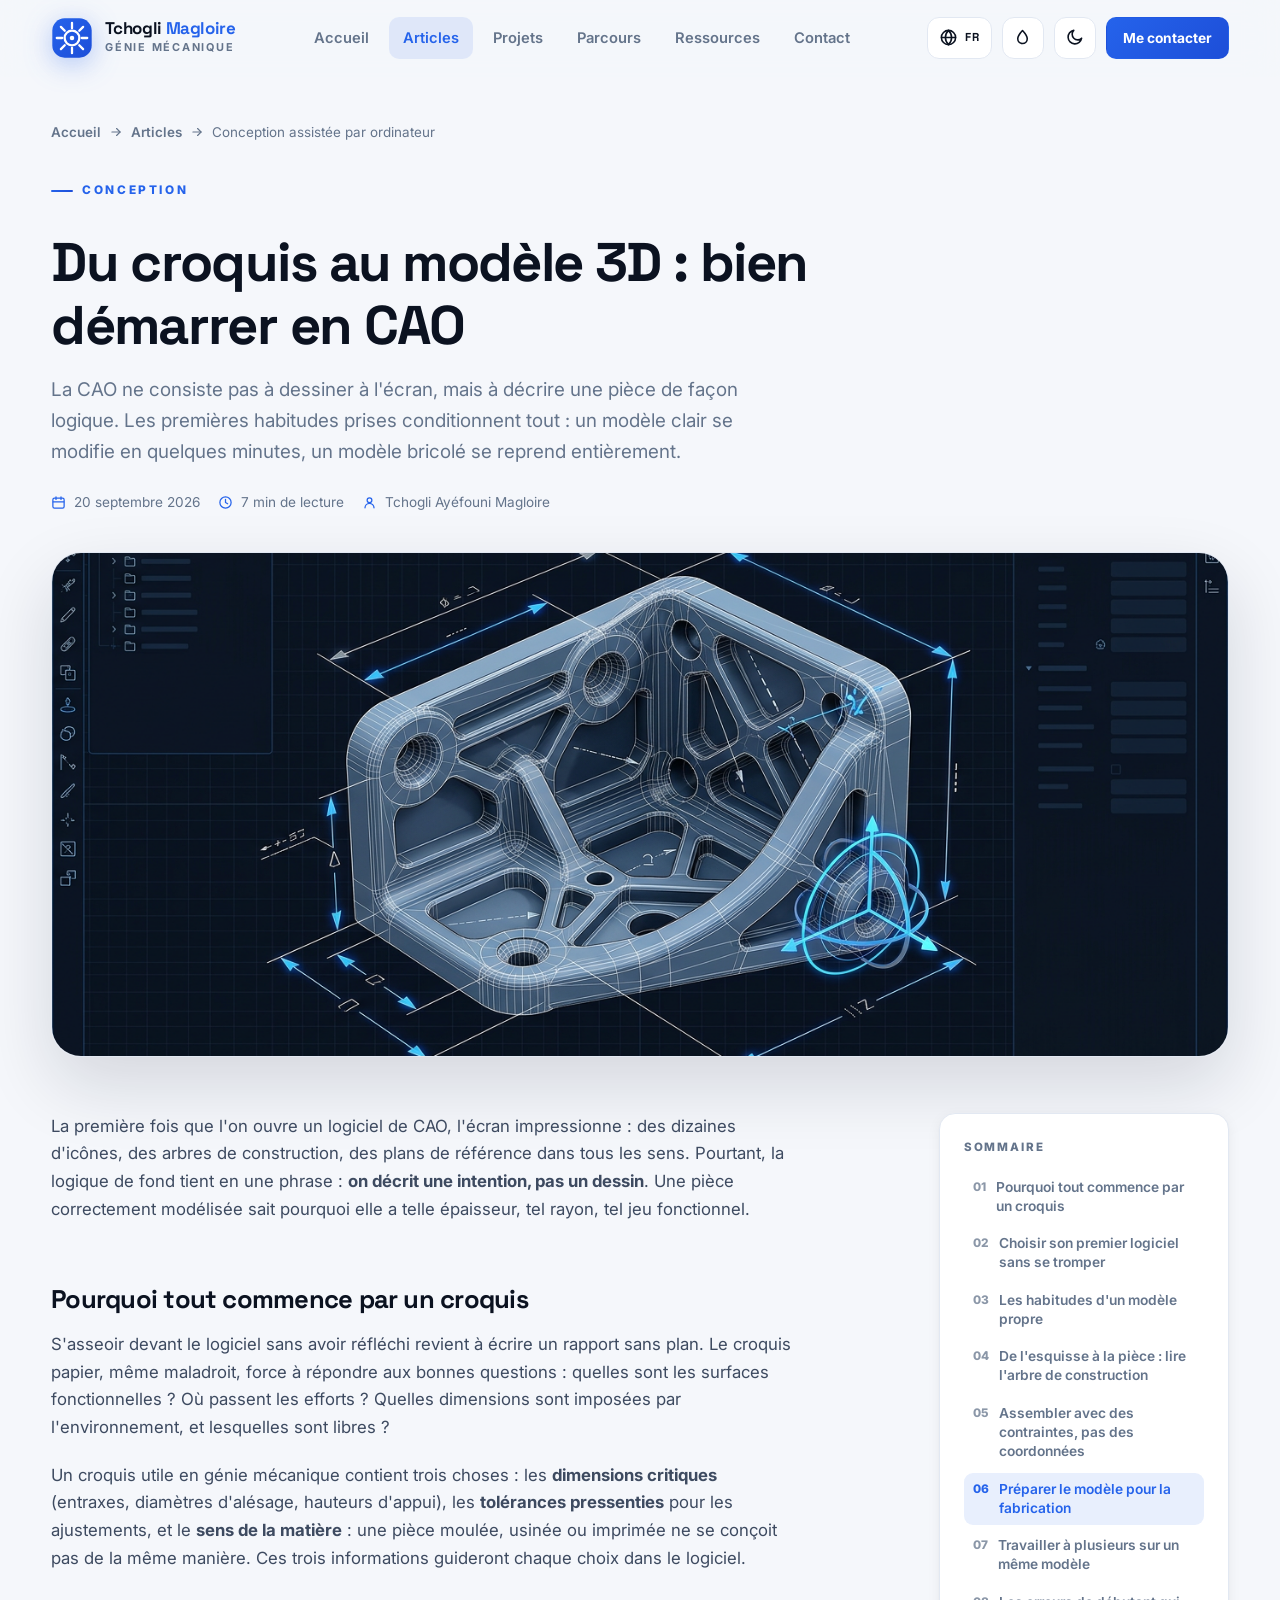
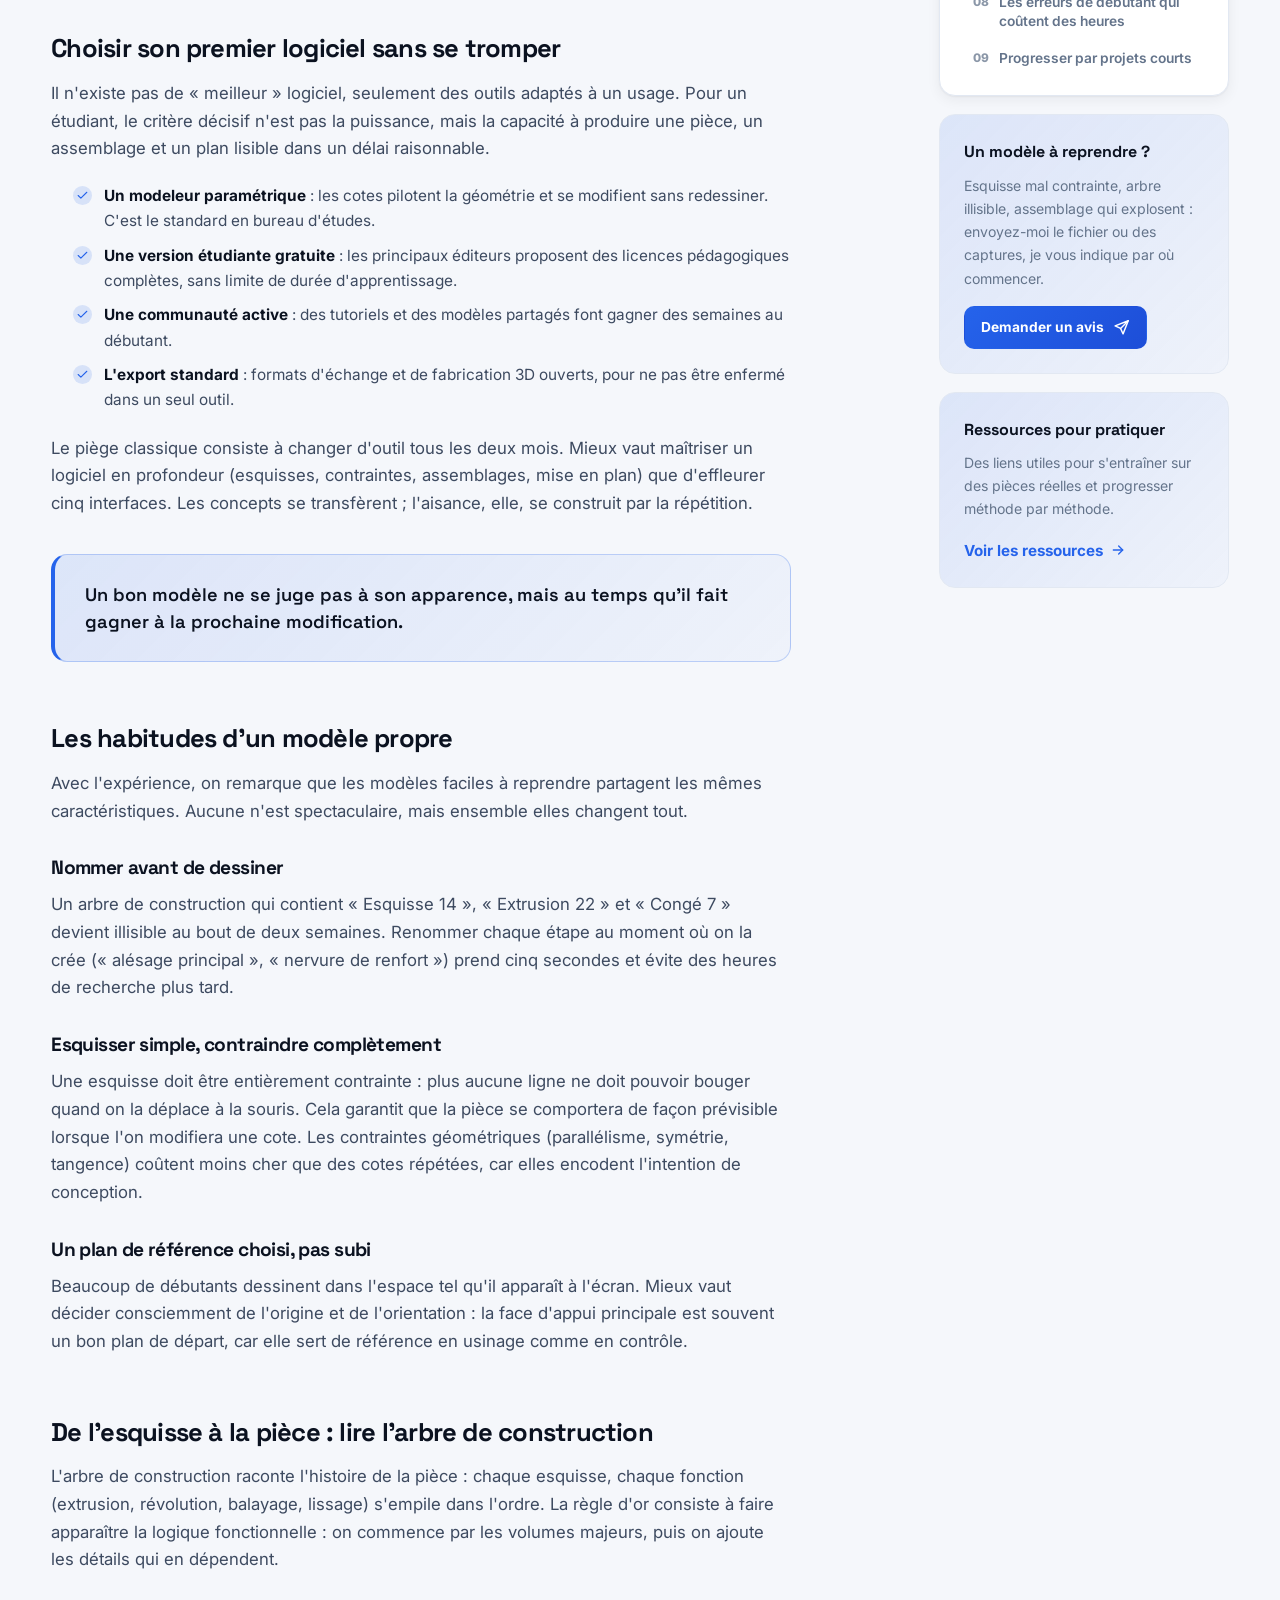
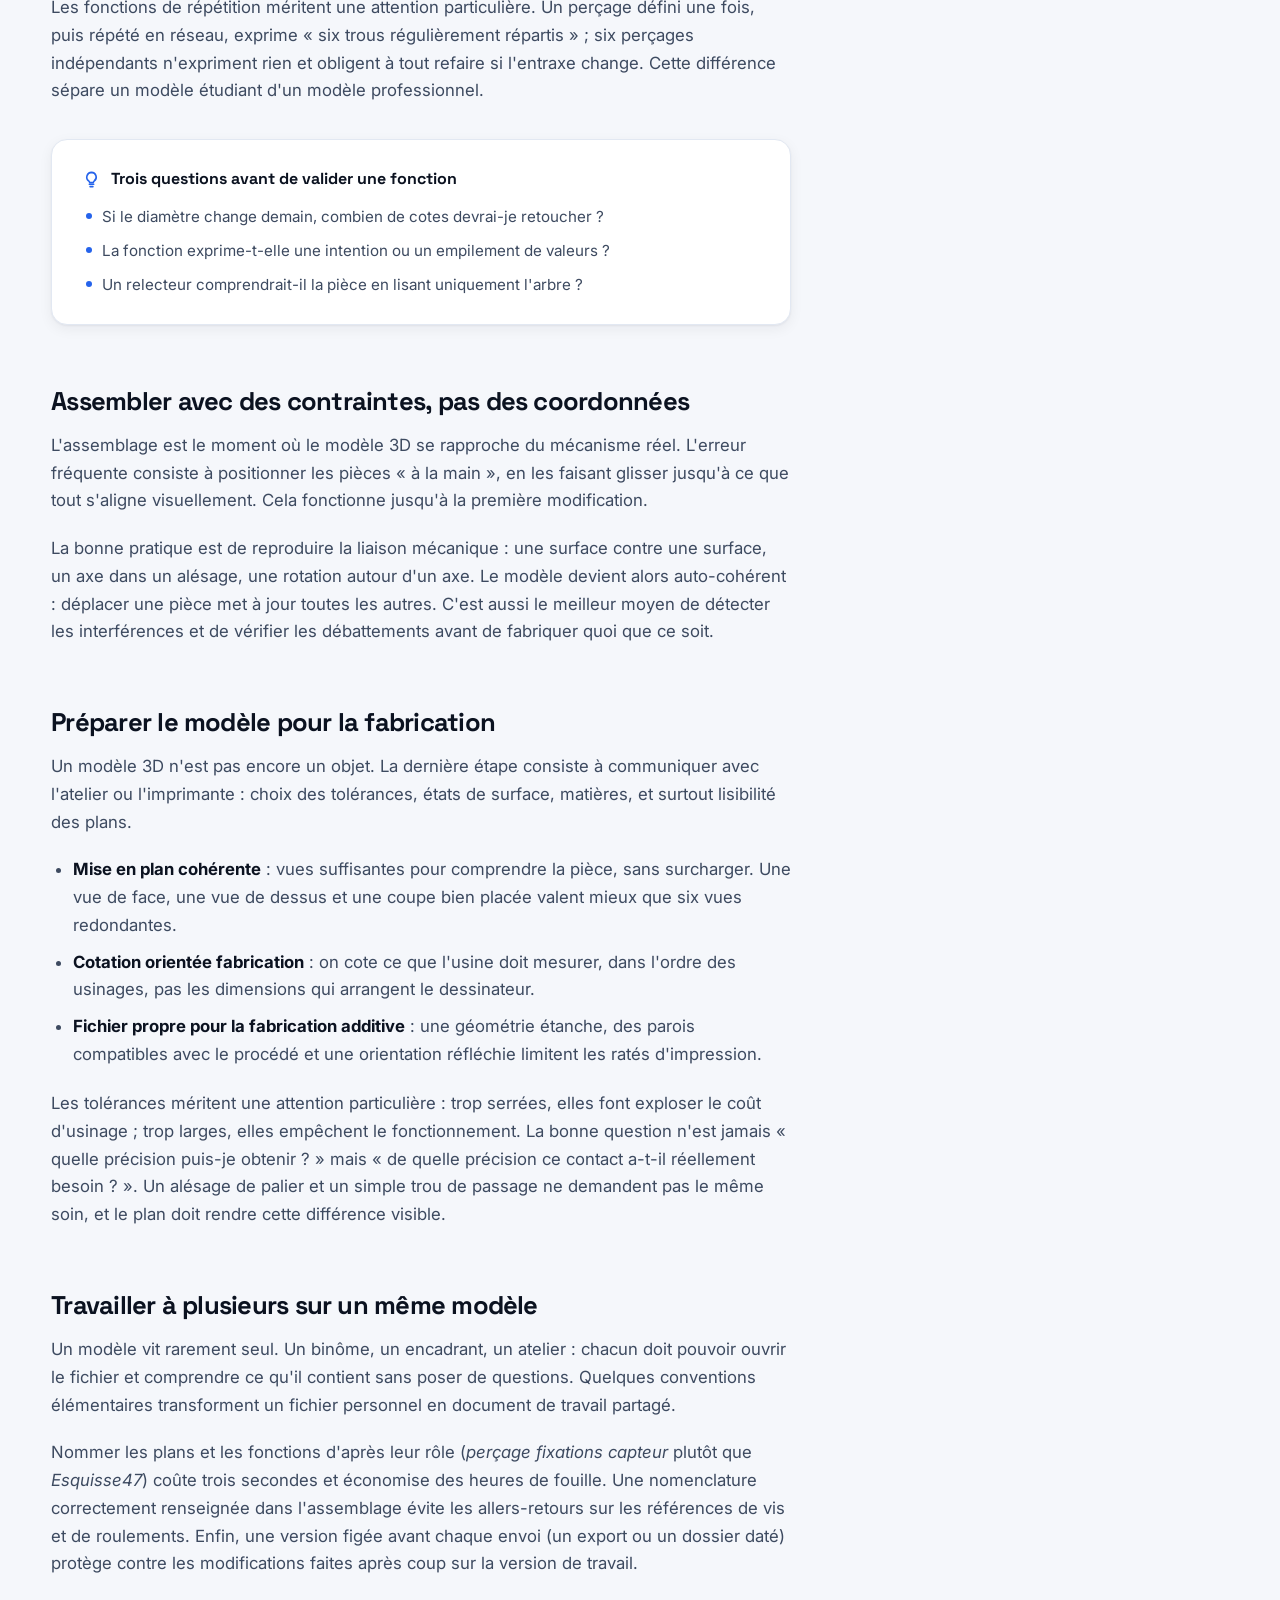
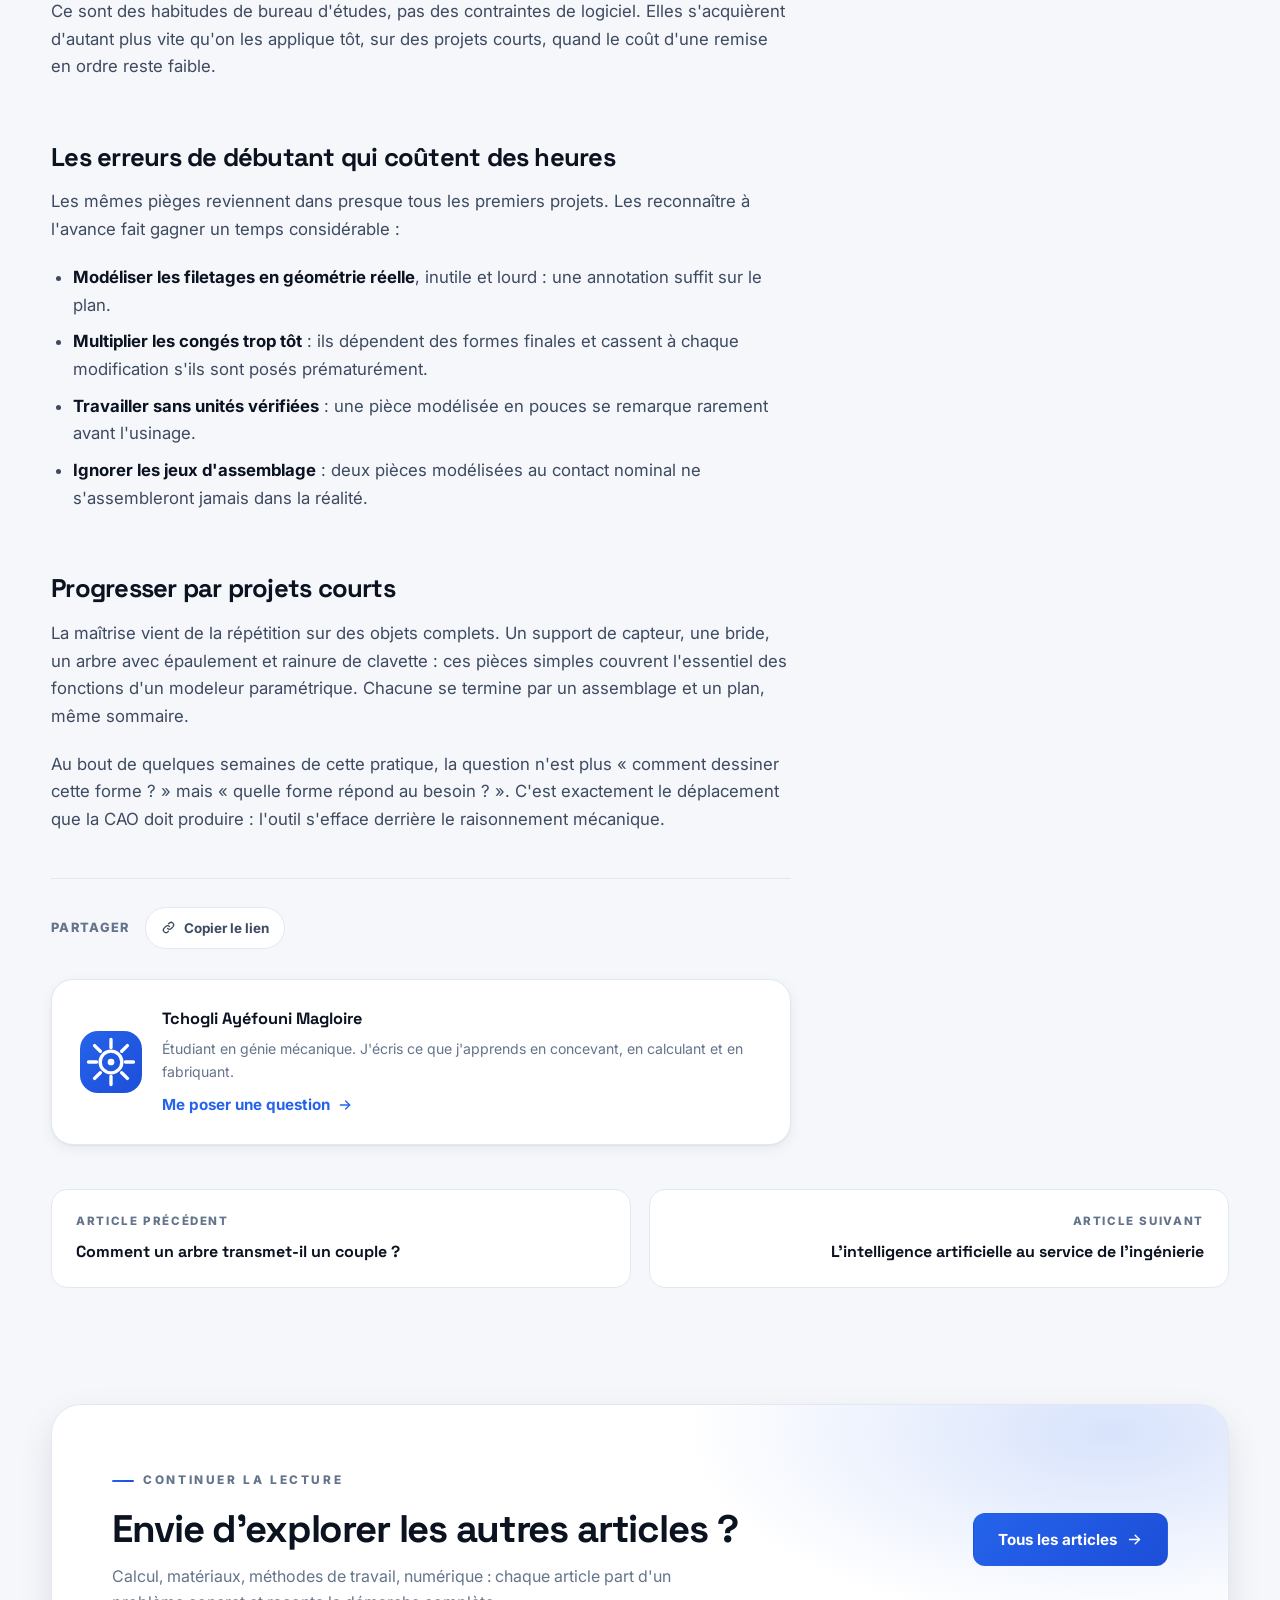
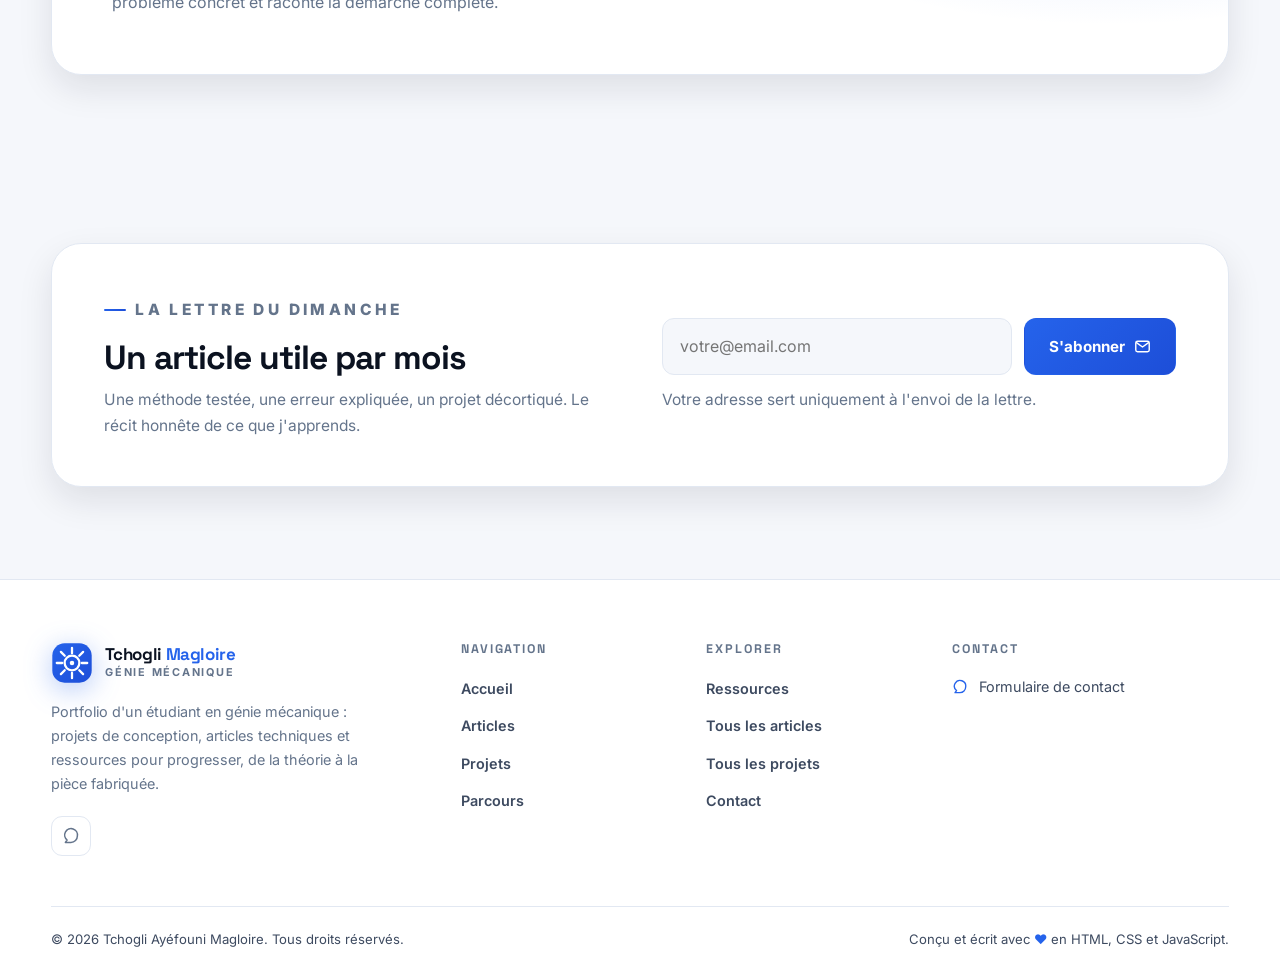
<file: article-cao.html>
<!DOCTYPE html>
<html lang="fr">
<head>
    <meta charset="UTF-8">
    <meta name="viewport" content="width=device-width, initial-scale=1.0">

    <title>Du croquis au modèle 3D : bien démarrer en CAO | Tchogli Ayéfouni Magloire</title>

    <meta name="description"
          content="Méthode pas à pas pour débuter en conception assistée par ordinateur : croquis, contraintes, arbre de construction, assemblage et préparation des plans de fabrication.">
    <meta name="author" content="Tchogli Ayéfouni Magloire">
    <meta name="keywords"
          content="CAO, conception assistée par ordinateur, modèle 3D, esquisse, contraintes, assemblage, plan de fabrication, étudiant génie mécanique">
    <meta name="theme-color" content="#f5f7fb">

    <meta property="og:type" content="article">
    <meta property="og:locale" content="fr_FR">
    <meta property="og:site_name" content="Tchogli Ayéfouni Magloire">
    <meta property="og:title" content="Du croquis au modèle 3D : bien démarrer en CAO">
    <meta property="og:description"
          content="Le passage du papier à l'écran se joue sur quelques habitudes simples : un croquis coté, des esquisses contraintes, un arbre lisible et des plans compréhensibles par l'atelier.">
    <meta property="og:image" content="assets/article-cao.png">
    <meta name="twitter:card" content="summary_large_image">

    <link rel="icon" type="image/svg+xml" href="favicon.svg">

    <link rel="preconnect" href="https://fonts.googleapis.com">
    <link rel="preconnect" href="https://fonts.gstatic.com" crossorigin>
    <link rel="stylesheet"
          href="https://fonts.googleapis.com/css2?family=Inter:wght@400;500;600;700&family=Space+Grotesk:wght@500;600;700&display=swap">

    <link rel="stylesheet" href="style.css">

    <script>
        /* Applique le thème et l'accent mémorisés avant le premier rendu */
        (function () {
            var root = document.documentElement;
            var theme = "light";
            var accent = "azur";
            try {
                var stored = localStorage.getItem("theme");
                if (stored) {
                    theme = stored;
                } else if (window.matchMedia && window.matchMedia("(prefers-color-scheme: dark)").matches) {
                    theme = "dark";
                }
                accent = localStorage.getItem("accent") || "azur";
            } catch (error) {
                /* stockage indisponible : valeurs par défaut */
            }
            root.setAttribute("data-theme", theme);
            root.setAttribute("data-accent", accent);
        })();
    </script>

    <noscript>
        <style>
            .reveal { opacity: 1; transform: none; }
        </style>
    </noscript>
</head>

<body>

<a class="skip-link" href="#contenu">Aller au contenu principal</a>

<div class="read-progress" aria-hidden="true"></div>

<!-- Bibliothèque d'icônes (SVG sprite) -->

<svg style="position:absolute;width:0;height:0;overflow:hidden" aria-hidden="true"
     focusable="false" xmlns="http://www.w3.org/2000/svg">

    <symbol id="i-arrow-right" viewBox="0 0 24 24" fill="none" stroke="currentColor" stroke-width="2" stroke-linecap="round" stroke-linejoin="round"><path d="M5 12h14"/><path d="m13 6 6 6-6 6"/></symbol>
    <symbol id="i-arrow-left" viewBox="0 0 24 24" fill="none" stroke="currentColor" stroke-width="2" stroke-linecap="round" stroke-linejoin="round"><path d="M19 12H5"/><path d="m11 18-6-6 6-6"/></symbol>
    <symbol id="i-arrow-up" viewBox="0 0 24 24" fill="none" stroke="currentColor" stroke-width="2" stroke-linecap="round" stroke-linejoin="round"><path d="M12 19V5"/><path d="m6 11 6-6 6 6"/></symbol>
    <symbol id="i-check" viewBox="0 0 24 24" fill="none" stroke="currentColor" stroke-width="2" stroke-linecap="round" stroke-linejoin="round"><path d="M20 6 9 17l-5-5"/></symbol>
    <symbol id="i-check-circle" viewBox="0 0 24 24" fill="none" stroke="currentColor" stroke-width="2" stroke-linecap="round" stroke-linejoin="round"><circle cx="12" cy="12" r="9"/><path d="m8.5 12.5 2.5 2.5 4.5-5"/></symbol>
    <symbol id="i-close" viewBox="0 0 24 24" fill="none" stroke="currentColor" stroke-width="2" stroke-linecap="round" stroke-linejoin="round"><path d="M18 6 6 18"/><path d="m6 6 12 12"/></symbol>
    <symbol id="i-sun" viewBox="0 0 24 24" fill="none" stroke="currentColor" stroke-width="2" stroke-linecap="round" stroke-linejoin="round"><circle cx="12" cy="12" r="3.6"/><path d="M12 3v1.8M12 19.2V21M4.2 4.2l1.3 1.3M18.5 18.5l1.3 1.3M3 12h1.8M19.2 12H21M4.2 19.8l1.3-1.3M18.5 5.5l1.3-1.3"/></symbol>
    <symbol id="i-moon" viewBox="0 0 24 24" fill="none" stroke="currentColor" stroke-width="2" stroke-linecap="round" stroke-linejoin="round"><path d="M21 12.9A8.6 8.6 0 1 1 11.1 3a6.8 6.8 0 0 0 9.9 9.9Z"/></symbol>
    <symbol id="i-droplet" viewBox="0 0 24 24" fill="none" stroke="currentColor" stroke-width="2" stroke-linecap="round" stroke-linejoin="round"><path d="M12 3.2s6 6.4 6 10.4a6 6 0 0 1-12 0c0-4 6-10.4 6-10.4Z"/></symbol>
    <symbol id="i-copy" viewBox="0 0 24 24" fill="none" stroke="currentColor" stroke-width="2" stroke-linecap="round" stroke-linejoin="round"><rect x="9" y="9" width="12" height="12" rx="2.2"/><path d="M5 15H4.2A1.2 1.2 0 0 1 3 13.8V4.2A1.2 1.2 0 0 1 4.2 3h9.6A1.2 1.2 0 0 1 15 4.2V5"/></symbol>
    <symbol id="i-mail" viewBox="0 0 24 24" fill="none" stroke="currentColor" stroke-width="2" stroke-linecap="round" stroke-linejoin="round"><rect x="2.5" y="4.5" width="19" height="15" rx="2.5"/><path d="m3.5 6.5 8.5 6.2 8.5-6.2"/></symbol>
    <symbol id="i-send" viewBox="0 0 24 24" fill="none" stroke="currentColor" stroke-width="2" stroke-linecap="round" stroke-linejoin="round"><path d="M21.5 2.5 3 9.8l7.7 3.5 3.5 7.7Z"/><path d="M21.5 2.5 10.7 13.3"/></symbol>
    <symbol id="i-search" viewBox="0 0 24 24" fill="none" stroke="currentColor" stroke-width="2" stroke-linecap="round" stroke-linejoin="round"><circle cx="11" cy="11" r="6.5"/><path d="m20 20-4.3-4.3"/></symbol>
    <symbol id="i-clock" viewBox="0 0 24 24" fill="none" stroke="currentColor" stroke-width="2" stroke-linecap="round" stroke-linejoin="round"><circle cx="12" cy="12" r="9"/><path d="M12 6.8V12l3.4 2"/></symbol>
    <symbol id="i-calendar" viewBox="0 0 24 24" fill="none" stroke="currentColor" stroke-width="2" stroke-linecap="round" stroke-linejoin="round"><rect x="3" y="5" width="18" height="16" rx="2.5"/><path d="M8 3v4M16 3v4M3.5 11h17"/></symbol>
    <symbol id="i-tag" viewBox="0 0 24 24" fill="none" stroke="currentColor" stroke-width="2" stroke-linecap="round" stroke-linejoin="round"><path d="M20.6 13.3 13.3 20.6a2 2 0 0 1-2.8 0l-7.1-7.1A2 2 0 0 1 2.8 12V5.2a2 2 0 0 1 2-2h6.8a2 2 0 0 1 1.4.6l7.6 7.5a2 2 0 0 1 0 2Z"/><circle cx="7.6" cy="7.6" r="1.2"/></symbol>
    <symbol id="i-download" viewBox="0 0 24 24" fill="none" stroke="currentColor" stroke-width="2" stroke-linecap="round" stroke-linejoin="round"><path d="M12 3.5v11"/><path d="m7.5 10.5 4.5 4.5 4.5-4.5"/><path d="M4 20h16"/></symbol>
    <symbol id="i-external" viewBox="0 0 24 24" fill="none" stroke="currentColor" stroke-width="2" stroke-linecap="round" stroke-linejoin="round"><path d="M14 4h6v6"/><path d="M20 4 11 13"/><path d="M18.5 14v4.5a2 2 0 0 1-2 2H6a2 2 0 0 1-2-2V8a2 2 0 0 1 2-2h4.5"/></symbol>
    <symbol id="i-share" viewBox="0 0 24 24" fill="none" stroke="currentColor" stroke-width="2" stroke-linecap="round" stroke-linejoin="round"><circle cx="18" cy="5.2" r="2.6"/><circle cx="6" cy="12" r="2.6"/><circle cx="18" cy="18.8" r="2.6"/><path d="m8.4 10.7 7.2-4.2M8.4 13.3l7.2 4.2"/></symbol>
    <symbol id="i-link" viewBox="0 0 24 24" fill="none" stroke="currentColor" stroke-width="2" stroke-linecap="round" stroke-linejoin="round"><path d="M10.5 13.5a4.2 4.2 0 0 0 5.9 0l2.9-2.9a4.2 4.2 0 0 0-5.9-5.9l-1.3 1.3"/><path d="M13.5 10.5a4.2 4.2 0 0 0-5.9 0l-2.9 2.9a4.2 4.2 0 0 0 5.9 5.9l1.3-1.3"/></symbol>
    <symbol id="i-user" viewBox="0 0 24 24" fill="none" stroke="currentColor" stroke-width="2" stroke-linecap="round" stroke-linejoin="round"><circle cx="12" cy="8.4" r="3.8"/><path d="M4.8 20.4a7.2 7.2 0 0 1 14.4 0"/></symbol>
    <symbol id="i-map-pin" viewBox="0 0 24 24" fill="none" stroke="currentColor" stroke-width="2" stroke-linecap="round" stroke-linejoin="round"><path d="M12 21.2s7-6.3 7-11.2a7 7 0 1 0-14 0c0 4.9 7 11.2 7 11.2Z"/><circle cx="12" cy="10" r="2.6"/></symbol>
    <symbol id="i-message" viewBox="0 0 24 24" fill="none" stroke="currentColor" stroke-width="2" stroke-linecap="round" stroke-linejoin="round"><path d="M20.5 12a8.5 8.5 0 0 1-8.5 8.5H4.5l2.3-3.2A8.5 8.5 0 1 1 20.5 12Z"/></symbol>
    <symbol id="i-book" viewBox="0 0 24 24" fill="none" stroke="currentColor" stroke-width="2" stroke-linecap="round" stroke-linejoin="round"><path d="M12 6.6C12 5 10.7 3.6 8.4 3.6H3v13.6h5.4C10.7 17.2 12 18.6 12 20.2"/><path d="M12 6.6c0-1.6 1.3-3 3.6-3H21v13.6h-5.4c-2.3 0-3.6 1.4-3.6 3"/></symbol>
    <symbol id="i-file" viewBox="0 0 24 24" fill="none" stroke="currentColor" stroke-width="2" stroke-linecap="round" stroke-linejoin="round"><path d="M14 3.2H7.2A2.2 2.2 0 0 0 5 5.4v13.2a2.2 2.2 0 0 0 2.2 2.2h9.6a2.2 2.2 0 0 0 2.2-2.2V8Z"/><path d="M13.8 3.4V8h5.1"/><path d="M8.5 13h7M8.5 16.5h4.5"/></symbol>
    <symbol id="i-graduate" viewBox="0 0 24 24" fill="none" stroke="currentColor" stroke-width="2" stroke-linecap="round" stroke-linejoin="round"><path d="m12 4.2-9 4.1 9 4.1 9-4.1Z"/><path d="M7 10.4V15c0 1.4 2.2 2.6 5 2.6s5-1.2 5-2.6v-4.6"/></symbol>
    <symbol id="i-briefcase" viewBox="0 0 24 24" fill="none" stroke="currentColor" stroke-width="2" stroke-linecap="round" stroke-linejoin="round"><rect x="3" y="7.2" width="18" height="13" rx="2.4"/><path d="M9 7.2V5.4a2 2 0 0 1 2-2h2a2 2 0 0 1 2 2v1.8"/><path d="M3.5 12.6h17"/></symbol>
    <symbol id="i-lightbulb" viewBox="0 0 24 24" fill="none" stroke="currentColor" stroke-width="2" stroke-linecap="round" stroke-linejoin="round"><path d="M9.2 18h5.6"/><path d="M10.2 21h3.6"/><path d="M12 3a6 6 0 0 0-3.4 10.9c.6.5 1 1.2 1 2h4.8c0-.8.4-1.5 1-2A6 6 0 0 0 12 3Z"/></symbol>
    <symbol id="i-target" viewBox="0 0 24 24" fill="none" stroke="currentColor" stroke-width="2" stroke-linecap="round" stroke-linejoin="round"><circle cx="12" cy="12" r="8.6"/><circle cx="12" cy="12" r="4.8"/><circle cx="12" cy="12" r="1.3"/></symbol>
    <symbol id="i-trend" viewBox="0 0 24 24" fill="none" stroke="currentColor" stroke-width="2" stroke-linecap="round" stroke-linejoin="round"><path d="m3.5 17 5.8-5.8 3.8 3.8L20 8.2"/><path d="M15 8.2h5v5"/></symbol>
    <symbol id="i-chart" viewBox="0 0 24 24" fill="none" stroke="currentColor" stroke-width="2" stroke-linecap="round" stroke-linejoin="round"><path d="M3 20.5h18"/><rect x="5" y="11.5" width="3.6" height="6" rx="1.2"/><rect x="10.2" y="7.5" width="3.6" height="10" rx="1.2"/><rect x="15.4" y="13.5" width="3.6" height="4" rx="1.2"/></symbol>
    <symbol id="i-cube" viewBox="0 0 24 24" fill="none" stroke="currentColor" stroke-width="2" stroke-linecap="round" stroke-linejoin="round"><path d="M20.8 8.3v7.4L12 20.9 3.2 15.7V8.3L12 3.1Z"/><path d="M3.5 8.5 12 13.4l8.5-4.9"/><path d="M12 13.4v7.5"/></symbol>
    <symbol id="i-layers" viewBox="0 0 24 24" fill="none" stroke="currentColor" stroke-width="2" stroke-linecap="round" stroke-linejoin="round"><path d="m12 3.2 8.8 4.6L12 12.4 3.2 7.8Z"/><path d="m3.2 12.2 8.8 4.6 8.8-4.6"/><path d="m3.2 16.4 8.8 4.6 8.8-4.6"/></symbol>
    <symbol id="i-ruler" viewBox="0 0 24 24" fill="none" stroke="currentColor" stroke-width="2" stroke-linecap="round" stroke-linejoin="round"><path d="M3.4 15.2 15.2 3.4l5.4 5.4L8.8 20.6Z"/><path d="m7.6 11 2.2 2.2M11 7.6l2.2 2.2M14.4 4.2l2.2 2.2"/></symbol>
    <symbol id="i-code" viewBox="0 0 24 24" fill="none" stroke="currentColor" stroke-width="2" stroke-linecap="round" stroke-linejoin="round"><path d="M8.6 8l-4.6 4 4.6 4"/><path d="m15.4 8 4.6 4-4.6 4"/><path d="M13.4 4.8 10.6 19.2"/></symbol>
    <symbol id="i-flask" viewBox="0 0 24 24" fill="none" stroke="currentColor" stroke-width="2" stroke-linecap="round" stroke-linejoin="round"><path d="M9.5 3h5"/><path d="M10.5 3v5.6L5.7 17a2.4 2.4 0 0 0 2.1 3.6h8.4a2.4 2.4 0 0 0 2.1-3.6L13.5 8.6V3"/><path d="M7.6 14.4h8.8"/></symbol>
    <symbol id="i-cpu" viewBox="0 0 24 24" fill="none" stroke="currentColor" stroke-width="2" stroke-linecap="round" stroke-linejoin="round"><rect x="7.2" y="7.2" width="9.6" height="9.6" rx="2.2"/><path d="M10.5 2.6v4.4M13.5 2.6v4.4M10.5 17v4.4M13.5 17v4.4M2.6 10.5H7M2.6 13.5H7M17 10.5h4.4M17 13.5h4.4"/></symbol>
    <symbol id="i-wind" viewBox="0 0 24 24" fill="none" stroke="currentColor" stroke-width="2" stroke-linecap="round" stroke-linejoin="round"><path d="M3 8.2h9.4a2.9 2.9 0 1 0-2.9-2.9"/><path d="M3 15.8h13.4a2.9 2.9 0 1 1-2.9 2.9"/><path d="M3 12h16.4a2.9 2.9 0 1 0-2.9-2.9"/></symbol>
    <symbol id="i-shield" viewBox="0 0 24 24" fill="none" stroke="currentColor" stroke-width="2" stroke-linecap="round" stroke-linejoin="round"><path d="M12 3 5.2 5.8v6.1c0 4.3 2.9 7.9 6.8 9.4 3.9-1.5 6.8-5.1 6.8-9.4V5.8Z"/><path d="m9.4 11.9 2 2 3.2-3.4"/></symbol>
    <symbol id="i-sparkles" viewBox="0 0 24 24" fill="none" stroke="currentColor" stroke-width="2" stroke-linecap="round" stroke-linejoin="round"><path d="m11.5 3.8 1.6 4.4 4.4 1.6-4.4 1.6-1.6 4.4-1.6-4.4-4.4-1.6 4.4-1.6Z"/><path d="m18 15.4.8 2.2 2.2.8-2.2.8-.8 2.2-.8-2.2-2.2-.8 2.2-.8Z"/></symbol>
    <symbol id="i-refresh" viewBox="0 0 24 24" fill="none" stroke="currentColor" stroke-width="2" stroke-linecap="round" stroke-linejoin="round"><path d="M20.6 12a8.6 8.6 0 1 1-2.6-6.2"/><path d="M20.8 3.6v5h-5"/></symbol>
    <symbol id="i-play" viewBox="0 0 24 24" fill="none" stroke="currentColor" stroke-width="2" stroke-linecap="round" stroke-linejoin="round"><circle cx="12" cy="12" r="9"/><path d="m10.2 8.6 5.6 3.4-5.6 3.4Z"/></symbol>
    <symbol id="i-globe" viewBox="0 0 24 24" fill="none" stroke="currentColor" stroke-width="2" stroke-linecap="round" stroke-linejoin="round"><circle cx="12" cy="12" r="9"/><path d="M3.2 12h17.6"/><path d="M12 3c2.6 2.6 3.9 5.7 3.9 9s-1.3 6.4-3.9 9c-2.6-2.6-3.9-5.7-3.9-9S9.4 5.6 12 3Z"/></symbol>
    <symbol id="i-database" viewBox="0 0 24 24" fill="none" stroke="currentColor" stroke-width="2" stroke-linecap="round" stroke-linejoin="round"><ellipse cx="12" cy="6.2" rx="7.4" ry="3.2"/><path d="M4.6 6.2v11.6c0 1.8 3.3 3.2 7.4 3.2s7.4-1.4 7.4-3.2V6.2"/><path d="M4.6 12c0 1.8 3.3 3.2 7.4 3.2s7.4-1.4 7.4-3.2"/></symbol>
    <symbol id="i-zap" viewBox="0 0 24 24" fill="none" stroke="currentColor" stroke-width="2" stroke-linecap="round" stroke-linejoin="round"><path d="M13.4 2.4 4.8 13.6h6l-1.2 8 8.6-11.2h-6Z"/></symbol>
    <symbol id="i-pen" viewBox="0 0 24 24" fill="none" stroke="currentColor" stroke-width="2" stroke-linecap="round" stroke-linejoin="round"><path d="M15.6 4.4l4 4L8.8 19.2H4.8v-4Z"/><path d="m13.6 6.4 4 4"/></symbol>
    <symbol id="i-nut" viewBox="0 0 24 24" fill="none" stroke="currentColor" stroke-width="2" stroke-linecap="round" stroke-linejoin="round"><path d="M12 3.2 20 7.8v8.4l-8 4.6-8-4.6V7.8Z"/><circle cx="12" cy="12" r="3.1"/></symbol>
    <symbol id="i-cog" viewBox="0 0 24 24" fill="none" stroke="currentColor" stroke-width="2" stroke-linecap="round" stroke-linejoin="round"><circle cx="12" cy="12" r="4.6"/><circle cx="12" cy="12" r="1.4"/><path d="M12 2.2v3.4M12 18.4v3.4M3.4 5.6 6 8.2M18 15.8l2.6 2.6M2.2 12h3.4M18.4 12h3.4M3.4 18.4 6 15.8M18 8.2l2.6-2.6"/></symbol>
    <symbol id="i-eye" viewBox="0 0 24 24" fill="none" stroke="currentColor" stroke-width="2" stroke-linecap="round" stroke-linejoin="round"><path d="M2.5 12S6.2 6.4 12 6.4 21.5 12 21.5 12 17.8 17.6 12 17.6 2.5 12 2.5 12Z"/><circle cx="12" cy="12" r="2.8"/></symbol>
    <symbol id="i-award" viewBox="0 0 24 24" fill="none" stroke="currentColor" stroke-width="2" stroke-linecap="round" stroke-linejoin="round"><circle cx="12" cy="9.4" r="5.4"/><path d="m8.6 13.8-1.4 7 4.8-2.8 4.8 2.8-1.4-7"/></symbol>
    <symbol id="i-heart" viewBox="0 0 24 24" fill="none" stroke="currentColor" stroke-width="2" stroke-linecap="round" stroke-linejoin="round"><path d="M12 20.4S3.6 15.4 3.6 9.8a4.7 4.7 0 0 1 8.4-3 4.7 4.7 0 0 1 8.4 3c0 5.6-8.4 10.6-8.4 10.6Z"/></symbol>
    <symbol id="i-menu" viewBox="0 0 24 24" fill="none" stroke="currentColor" stroke-width="2" stroke-linecap="round" stroke-linejoin="round"><path d="M4 7h16M4 12h16M4 17h16"/></symbol>
</svg>


<!-- =========================================================
     EN-TÊTE
     ========================================================= -->

<header class="site-header">
    <div class="container nav-bar">

        <a class="brand" href="index.html" aria-label="Accueil, Tchogli Ayéfouni Magloire">
            <svg class="brand-mark" viewBox="0 0 48 48" aria-hidden="true">
                <defs>
                    <linearGradient id="brandGrad" x1="0" y1="0" x2="1" y2="1">
                        <stop offset="0" style="stop-color:var(--primary)"></stop>
                        <stop offset="1" style="stop-color:var(--primary-strong)"></stop>
                    </linearGradient>
                </defs>
                <rect x="1.5" y="1.5" width="45" height="45" rx="14" fill="url(#brandGrad)"></rect>
                <g fill="none" stroke="#ffffff" stroke-width="2.6" stroke-linecap="round">
                    <circle cx="24" cy="24" r="8.4"></circle>
                    <circle cx="24" cy="24" r="2.6" fill="#ffffff" stroke="none"></circle>
                    <path d="M24 6.6v6.2M24 35.2v6.2M6.6 24h6.2M35.2 24h6.2M11.3 11.3l4.4 4.4M32.3 32.3l4.4 4.4M11.3 36.7l4.4-4.4M32.3 15.7l4.4-4.4"></path>
                </g>
            </svg>
            <span>
                <span class="brand-name">Tchogli <span>Magloire</span></span>
                <span class="brand-role">Génie mécanique</span>
            </span>
        </a>

        <nav class="main-nav" aria-label="Navigation principale">
            <a class="nav-link" href="index.html">Accueil</a>
            <a class="nav-link active" href="articles.html" aria-current="page">Articles</a>
            <a class="nav-link" href="projets.html">Projets</a>
            <a class="nav-link" href="parcours.html">Parcours</a>
            <a class="nav-link" href="ressources.html">Ressources</a>
            <a class="nav-link" href="contact.html">Contact</a>
        </nav>

        <div class="nav-actions">

            <div class="lang-wrap" id="langWrap">
                <button class="icon-btn lang-btn" id="langBtn" type="button"
                        aria-expanded="false" aria-haspopup="dialog"
                        aria-label="Changer la langue du site" title="Langue du site">
                    <svg class="i" aria-hidden="true"><use href="#i-globe"></use></svg>
                    <span class="lang-code" id="langCode" translate="no">FR</span>
                </button>

                <div class="lang-pop" id="langPop" role="dialog" aria-label="Langue du site">
                    <span class="accent-pop-title">Langue du site</span>
                    <input class="lang-search" id="langSearch" type="search"
                           placeholder="Rechercher une langue" autocomplete="off"
                           aria-label="Rechercher une langue">
                    <div class="lang-list" id="langList" translate="no"></div>
                    <p class="accent-pop-note">
                        Traduction automatique par Google. Le choix reste mémorisé sur cet appareil.
                    </p>
                </div>
            </div>
            <div class="accent-wrap" id="accentWrap">
                <button class="icon-btn" id="accentBtn" type="button"
                        aria-expanded="false" aria-haspopup="true"
                        aria-label="Changer la couleur d'accent" title="Couleur d'accent">
                    <svg class="i" aria-hidden="true"><use href="#i-droplet"></use></svg>
                </button>

                <div class="accent-pop" id="accentPop" role="dialog" aria-label="Couleur d'accent">
                    <span class="accent-pop-title">Couleur d'accent</span>
                    <div class="accent-list">
                        <button class="accent-swatch" type="button" data-accent="azur"
                                aria-label="Accent azur" title="Azur"></button>
                        <button class="accent-swatch" type="button" data-accent="ambre"
                                aria-label="Accent ambre" title="Ambre"></button>
                        <button class="accent-swatch" type="button" data-accent="emeraude"
                                aria-label="Accent émeraude" title="Émeraude"></button>
                        <button class="accent-swatch" type="button" data-accent="violet"
                                aria-label="Accent violet" title="Violet"></button>
                    </div>
                    <p class="accent-pop-note">
                        L'accent colore tout le site et reste mémorisé sur cet appareil.
                    </p>
                </div>
            </div>

            <button class="icon-btn" type="button" data-theme-toggle
                    aria-pressed="false" aria-label="Basculer entre thème clair et sombre"
                    title="Passer en thème sombre">
                <svg class="i ic-moon" aria-hidden="true"><use href="#i-moon"></use></svg>
                <svg class="i ic-sun" aria-hidden="true"><use href="#i-sun"></use></svg>
            </button>

            <a class="btn sm nav-cta" href="contact.html">Me contacter</a>

            <button class="burger" id="menuBtn" type="button"
                    aria-label="Ouvrir le menu" aria-expanded="false" aria-controls="mobilePanel">
                <span></span>
            </button>

        </div>

    </div>
</header>


<!-- MENU MOBILE -->

<div class="mobile-panel" id="mobilePanel" aria-hidden="true">
    <div class="mobile-overlay"></div>

    <aside class="mobile-drawer" role="dialog" aria-label="Menu de navigation">

        <div class="mobile-head">
            <span class="brand">
                <svg class="brand-mark" viewBox="0 0 48 48" aria-hidden="true">
                    <defs>
                        <linearGradient id="brandGradMenu" x1="0" y1="0" x2="1" y2="1">
                            <stop offset="0" style="stop-color:var(--primary)"></stop>
                            <stop offset="1" style="stop-color:var(--primary-strong)"></stop>
                        </linearGradient>
                    </defs>
                    <rect x="1.5" y="1.5" width="45" height="45" rx="14" fill="url(#brandGradMenu)"></rect>
                    <g fill="none" stroke="#ffffff" stroke-width="2.6" stroke-linecap="round">
                        <circle cx="24" cy="24" r="8.4"></circle>
                        <circle cx="24" cy="24" r="2.6" fill="#ffffff" stroke="none"></circle>
                    </g>
                </svg>
                <span>
                    <span class="brand-name">Tchogli <span>Magloire</span></span>
                    <span class="brand-role">Génie mécanique</span>
                </span>
            </span>

            <button class="icon-btn" id="mobileClose" type="button" aria-label="Fermer le menu">
                <svg class="i" aria-hidden="true"><use href="#i-close"></use></svg>
            </button>
        </div>

        <nav class="m-nav" aria-label="Navigation mobile">
            <a href="index.html">Accueil <svg class="i" aria-hidden="true"><use href="#i-arrow-right"></use></svg></a>
            <a class="active" href="articles.html">Articles <svg class="i" aria-hidden="true"><use href="#i-arrow-right"></use></svg></a>
            <a href="projets.html">Projets <svg class="i" aria-hidden="true"><use href="#i-arrow-right"></use></svg></a>
            <a href="parcours.html">Parcours <svg class="i" aria-hidden="true"><use href="#i-arrow-right"></use></svg></a>
            <a href="ressources.html">Ressources <svg class="i" aria-hidden="true"><use href="#i-arrow-right"></use></svg></a>
            <a href="contact.html">Contact <svg class="i" aria-hidden="true"><use href="#i-arrow-right"></use></svg></a>
        </nav>

        <p class="mobile-label">Apparence</p>

        <div class="m-options">
            <div class="m-option-row">
                <span>Thème sombre</span>
                <button class="icon-btn" type="button" data-theme-toggle
                        aria-pressed="false" aria-label="Basculer entre thème clair et sombre"
                        title="Passer en thème sombre">
                    <svg class="i ic-moon" aria-hidden="true"><use href="#i-moon"></use></svg>
                    <svg class="i ic-sun" aria-hidden="true"><use href="#i-sun"></use></svg>
                </button>
            </div>

            <div class="m-option-row">
                <span>Couleur</span>
                <div class="accent-list">
                    <button class="accent-swatch" type="button" data-accent="azur"
                            aria-label="Accent azur" title="Azur"></button>
                    <button class="accent-swatch" type="button" data-accent="ambre"
                            aria-label="Accent ambre" title="Ambre"></button>
                    <button class="accent-swatch" type="button" data-accent="emeraude"
                            aria-label="Accent émeraude" title="Émeraude"></button>
                    <button class="accent-swatch" type="button" data-accent="violet"
                            aria-label="Accent violet" title="Violet"></button>
                </div>
            </div>
        </div>

        <p class="mobile-label">Langue</p>

        <select class="lang-select m-lang-select notranslate" data-lang-select
                aria-label="Langue du site" translate="no"></select>
        <a class="btn block m-cta" href="contact.html">
            Écrire un message
            <svg class="i" aria-hidden="true"><use href="#i-send"></use></svg>
        </a>

    </aside>
</div>


<main id="contenu">

    <article class="article-page">
        <div class="container">

            <nav class="breadcrumb" aria-label="Fil d'Ariane">
                <a href="index.html">Accueil</a>
                <svg class="i" aria-hidden="true"><use href="#i-arrow-right"></use></svg>
                <a href="articles.html">Articles</a>
                <svg class="i" aria-hidden="true"><use href="#i-arrow-right"></use></svg>
                <span>Conception assistée par ordinateur</span>
            </nav>

            <div class="article-head">
                <p class="eyebrow">Conception</p>
                <h1>Du croquis au modèle 3D : bien démarrer en CAO</h1>
                <p class="article-lead">
                    La CAO ne consiste pas à dessiner à l'écran, mais à décrire une pièce
                    de façon logique. Les premières habitudes prises conditionnent tout :
                    un modèle clair se modifie en quelques minutes, un modèle bricolé se
                    reprend entièrement.
                </p>

                <div class="article-meta">
                    <span class="meta">
                        <svg class="i" aria-hidden="true"><use href="#i-calendar"></use></svg>
                        20 septembre 2026
                    </span>
                    <span class="meta">
                        <svg class="i" aria-hidden="true"><use href="#i-clock"></use></svg>
                        <span data-reading-meta>7 min de lecture</span>
                    </span>
                    <span class="meta">
                        <svg class="i" aria-hidden="true"><use href="#i-user"></use></svg>
                        Tchogli Ayéfouni Magloire
                    </span>
                </div>
            </div>

            <div class="article-hero-img">
                <img src="assets/article-cao.png"
                     alt="Poste de conception assistée par ordinateur avec modèle 3D d'une pièce mécanique">
            </div>

            <div class="article-layout">

                <div class="article-main">

                    <div class="article-body">

                        <p>
                            La première fois que l'on ouvre un logiciel de CAO, l'écran
                            impressionne : des dizaines d'icônes, des arbres de construction,
                            des plans de référence dans tous les sens. Pourtant, la logique
                            de fond tient en une phrase : <strong>on décrit une intention,
                            pas un dessin</strong>. Une pièce correctement modélisée sait
                            pourquoi elle a telle épaisseur, tel rayon, tel jeu fonctionnel.
                        </p>

                        <h2>Pourquoi tout commence par un croquis</h2>

                        <p>
                            S'asseoir devant le logiciel sans avoir réfléchi revient à
                            écrire un rapport sans plan. Le croquis papier, même maladroit,
                            force à répondre aux bonnes questions : quelles sont les surfaces
                            fonctionnelles ? Où passent les efforts ? Quelles dimensions
                            sont imposées par l'environnement, et lesquelles sont libres ?
                        </p>
                        <p>
                            Un croquis utile en génie mécanique contient trois choses :
                            les <strong>dimensions critiques</strong> (entraxes, diamètres
                            d'alésage, hauteurs d'appui), les <strong>tolérances
                            pressenties</strong> pour les ajustements, et le <strong>sens de
                            la matière</strong> : une pièce moulée, usinée ou imprimée ne se
                            conçoit pas de la même manière. Ces trois informations guideront
                            chaque choix dans le logiciel.
                        </p>

                        <h2>Choisir son premier logiciel sans se tromper</h2>

                        <p>
                            Il n'existe pas de « meilleur » logiciel, seulement des outils
                            adaptés à un usage. Pour un étudiant, le critère décisif n'est
                            pas la puissance, mais la capacité à produire une pièce, un
                            assemblage et un plan lisible dans un délai raisonnable.
                        </p>

                        <ul class="check-list">
                            <li>
                                <svg class="i" aria-hidden="true"><use href="#i-check"></use></svg>
                                <span><strong>Un modeleur paramétrique</strong> : les cotes
                                pilotent la géométrie et se modifient sans redessiner.
                                C'est le standard en bureau d'études.</span>
                            </li>
                            <li>
                                <svg class="i" aria-hidden="true"><use href="#i-check"></use></svg>
                                <span><strong>Une version étudiante gratuite</strong> : les
                                principaux éditeurs proposent des licences pédagogiques
                                complètes, sans limite de durée d'apprentissage.</span>
                            </li>
                            <li>
                                <svg class="i" aria-hidden="true"><use href="#i-check"></use></svg>
                                <span><strong>Une communauté active</strong> : des tutoriels
                                et des modèles partagés font gagner des semaines au
                                débutant.</span>
                            </li>
                            <li>
                                <svg class="i" aria-hidden="true"><use href="#i-check"></use></svg>
                                <span><strong>L'export standard</strong> : formats d'échange
                                et de fabrication 3D ouverts, pour ne pas être enfermé dans
                                un seul outil.</span>
                            </li>
                        </ul>

                        <p>
                            Le piège classique consiste à changer d'outil tous les deux
                            mois. Mieux vaut maîtriser un logiciel en profondeur (esquisses,
                            contraintes, assemblages, mise en plan) que d'effleurer cinq
                            interfaces. Les concepts se transfèrent ; l'aisance, elle,
                            se construit par la répétition.
                        </p>

                        <blockquote>
                            Un bon modèle ne se juge pas à son apparence, mais au temps
                            qu'il fait gagner à la prochaine modification.
                        </blockquote>

                        <h2>Les habitudes d'un modèle propre</h2>

                        <p>
                            Avec l'expérience, on remarque que les modèles faciles à
                            reprendre partagent les mêmes caractéristiques. Aucune n'est
                            spectaculaire, mais ensemble elles changent tout.
                        </p>

                        <h3>Nommer avant de dessiner</h3>
                        <p>
                            Un arbre de construction qui contient « Esquisse 14 »,
                            « Extrusion 22 » et « Congé 7 » devient illisible au bout de
                            deux semaines. Renommer chaque étape au moment où on la crée
                            (« alésage principal », « nervure de renfort ») prend cinq
                            secondes et évite des heures de recherche plus tard.
                        </p>

                        <h3>Esquisser simple, contraindre complètement</h3>
                        <p>
                            Une esquisse doit être entièrement contrainte : plus aucune
                            ligne ne doit pouvoir bouger quand on la déplace à la souris.
                            Cela garantit que la pièce se comportera de façon prévisible
                            lorsque l'on modifiera une cote. Les contraintes géométriques
                            (parallélisme, symétrie, tangence) coûtent moins cher que
                            des cotes répétées, car elles encodent l'intention de
                            conception.
                        </p>

                        <h3>Un plan de référence choisi, pas subi</h3>
                        <p>
                            Beaucoup de débutants dessinent dans l'espace tel qu'il
                            apparaît à l'écran. Mieux vaut décider consciemment de
                            l'origine et de l'orientation : la face d'appui principale
                            est souvent un bon plan de départ, car elle sert de référence
                            en usinage comme en contrôle.
                        </p>

                        <h2>De l'esquisse à la pièce : lire l'arbre de construction</h2>

                        <p>
                            L'arbre de construction raconte l'histoire de la pièce :
                            chaque esquisse, chaque fonction (extrusion, révolution,
                            balayage, lissage) s'empile dans l'ordre. La règle d'or
                            consiste à faire apparaître la logique fonctionnelle : on
                            commence par les volumes majeurs, puis on ajoute les détails
                            qui en dépendent.
                        </p>

                        <p>
                            Les fonctions de répétition méritent une attention
                            particulière. Un perçage défini une fois, puis répété en
                            réseau, exprime « six trous régulièrement répartis » ; six
                            perçages indépendants n'expriment rien et obligent à tout
                            refaire si l'entraxe change. Cette différence sépare un modèle
                            étudiant d'un modèle professionnel.
                        </p>

                        <div class="callout">
                            <strong>
                                <svg class="i" aria-hidden="true"><use href="#i-lightbulb"></use></svg>
                                Trois questions avant de valider une fonction
                            </strong>
                            <ul>
                                <li>Si le diamètre change demain, combien de cotes devrai-je retoucher ?</li>
                                <li>La fonction exprime-t-elle une intention ou un empilement de valeurs ?</li>
                                <li>Un relecteur comprendrait-il la pièce en lisant uniquement l'arbre ?</li>
                            </ul>
                        </div>

                        <h2>Assembler avec des contraintes, pas des coordonnées</h2>

                        <p>
                            L'assemblage est le moment où le modèle 3D se rapproche du
                            mécanisme réel. L'erreur fréquente consiste à positionner les
                            pièces « à la main », en les faisant glisser jusqu'à ce que
                            tout s'aligne visuellement. Cela fonctionne jusqu'à la
                            première modification.
                        </p>
                        <p>
                            La bonne pratique est de reproduire la liaison mécanique :
                            une surface contre une surface, un axe dans un alésage, une
                            rotation autour d'un axe. Le modèle devient alors
                            auto-cohérent : déplacer une pièce met à jour toutes les
                            autres. C'est aussi le meilleur moyen de détecter les
                            interférences et de vérifier les débattements avant de
                            fabriquer quoi que ce soit.
                        </p>

                        <h2>Préparer le modèle pour la fabrication</h2>

                        <p>
                            Un modèle 3D n'est pas encore un objet. La dernière étape
                            consiste à communiquer avec l'atelier ou l'imprimante :
                            choix des tolérances, états de surface, matières, et
                            surtout lisibilité des plans.
                        </p>
                        <ul>
                            <li><strong>Mise en plan cohérente</strong> : vues suffisantes
                            pour comprendre la pièce, sans surcharger. Une vue de face,
                            une vue de dessus et une coupe bien placée valent mieux que
                            six vues redondantes.</li>
                            <li><strong>Cotation orientée fabrication</strong> : on cote ce
                            que l'usine doit mesurer, dans l'ordre des usinages, pas les
                            dimensions qui arrangent le dessinateur.</li>
                            <li><strong>Fichier propre pour la fabrication additive</strong> :
                            une géométrie étanche, des parois compatibles avec le procédé
                            et une orientation réfléchie limitent les ratés d'impression.</li>
                        </ul>

                        <p>
                            Les tolérances méritent une attention particulière : trop
                            serrées, elles font exploser le coût d'usinage ; trop larges,
                            elles empêchent le fonctionnement. La bonne question n'est
                            jamais « quelle précision puis-je obtenir ? » mais « de quelle
                            précision ce contact a-t-il réellement besoin ? ». Un alésage
                            de palier et un simple trou de passage ne demandent pas le
                            même soin, et le plan doit rendre cette différence visible.
                        </p>

                        <h2>Travailler à plusieurs sur un même modèle</h2>

                        <p>
                            Un modèle vit rarement seul. Un binôme, un encadrant, un
                            atelier : chacun doit pouvoir ouvrir le fichier et comprendre
                            ce qu'il contient sans poser de questions. Quelques
                            conventions élémentaires transforment un fichier personnel en
                            document de travail partagé.
                        </p>

                        <p>
                            Nommer les plans et les fonctions d'après leur rôle (<em>perçage fixations capteur</em> plutôt que
                            <em>Esquisse47</em>) coûte trois secondes et économise des
                            heures de fouille. Une nomenclature correctement renseignée
                            dans l'assemblage évite les allers-retours sur les références
                            de vis et de roulements. Enfin, une version figée avant
                            chaque envoi (un export ou un dossier daté) protège contre
                            les modifications faites après coup sur la version de travail.
                        </p>

                        <p>
                            Ce sont des habitudes de bureau d'études, pas des contraintes
                            de logiciel. Elles s'acquièrent d'autant plus vite qu'on les
                            applique tôt, sur des projets courts, quand le coût d'une
                            remise en ordre reste faible.
                        </p>

                        <h2>Les erreurs de débutant qui coûtent des heures</h2>

                        <p>
                            Les mêmes pièges reviennent dans presque tous les premiers
                            projets. Les reconnaître à l'avance fait gagner un temps
                            considérable :
                        </p>
                        <ul>
                            <li><strong>Modéliser les filetages en géométrie réelle</strong>,
                            inutile et lourd : une annotation suffit sur le plan.</li>
                            <li><strong>Multiplier les congés trop tôt</strong> : ils
                            dépendent des formes finales et cassent à chaque modification
                            s'ils sont posés prématurément.</li>
                            <li><strong>Travailler sans unités vérifiées</strong> : une
                            pièce modélisée en pouces se remarque rarement avant
                            l'usinage.</li>
                            <li><strong>Ignorer les jeux d'assemblage</strong> : deux pièces
                            modélisées au contact nominal ne s'assembleront jamais dans la
                            réalité.</li>
                        </ul>

                        <h2>Progresser par projets courts</h2>

                        <p>
                            La maîtrise vient de la répétition sur des objets complets.
                            Un support de capteur, une bride, un arbre avec épaulement et
                            rainure de clavette : ces pièces simples couvrent l'essentiel
                            des fonctions d'un modeleur paramétrique. Chacune se termine
                            par un assemblage et un plan, même sommaire.
                        </p>
                        <p>
                            Au bout de quelques semaines de cette pratique, la question
                            n'est plus « comment dessiner cette forme ? » mais « quelle
                            forme répond au besoin ? ». C'est exactement le déplacement
                            que la CAO doit produire : l'outil s'efface derrière le
                            raisonnement mécanique.
                        </p>

                    </div>

                    <div class="share-row">
                        <span class="label">Partager</span>

                        <button class="share-btn" type="button" data-copy-link
                                data-copy-message="Lien de l'article copié !">
                            <svg class="i" aria-hidden="true"><use href="#i-link"></use></svg>
                            Copier le lien
                        </button>

                    </div>

                    <div class="author-box">
                        <div class="author-avatar">
                            <svg viewBox="0 0 48 48" aria-hidden="true">
                                <defs>
                                    <linearGradient id="brandGradAuthor" x1="0" y1="0" x2="1" y2="1">
                                        <stop offset="0" style="stop-color:var(--primary)"></stop>
                                        <stop offset="1" style="stop-color:var(--primary-strong)"></stop>
                                    </linearGradient>
                                </defs>
                                <rect x="0" y="0" width="48" height="48" fill="url(#brandGradAuthor)"></rect>
                                <g fill="none" stroke="#ffffff" stroke-width="2.6" stroke-linecap="round">
                                    <circle cx="24" cy="24" r="8.4"></circle>
                                    <circle cx="24" cy="24" r="2.6" fill="#ffffff" stroke="none"></circle>
                                    <path d="M24 6.6v6.2M24 35.2v6.2M6.6 24h6.2M35.2 24h6.2M11.3 11.3l4.4 4.4M32.3 32.3l4.4 4.4M11.3 36.7l4.4-4.4M32.3 15.7l4.4-4.4"></path>
                                </g>
                            </svg>
                        </div>
                        <div>
                            <strong>Tchogli Ayéfouni Magloire</strong>
                            <p>Étudiant en génie mécanique. J'écris ce que j'apprends en concevant, en calculant et en fabriquant.</p>
                            <a class="text-link" href="contact.html">
                                Me poser une question
                                <svg class="i" aria-hidden="true"><use href="#i-arrow-right"></use></svg>
                            </a>
                        </div>
                    </div>

                </div>

                <aside class="article-side">

                    <nav class="toc" aria-label="Sommaire de l'article">
                        <span class="toc-title">Sommaire</span>
                        <ol></ol>
                    </nav>

                    <div class="side-card">
                        <strong>Un modèle à reprendre ?</strong>
                        <p>
                            Esquisse mal contrainte, arbre illisible, assemblage qui
                            explosent : envoyez-moi le fichier ou des captures, je vous
                            indique par où commencer.
                        </p>
                        <a class="btn sm" href="contact.html">
                            Demander un avis
                            <svg class="i" aria-hidden="true"><use href="#i-send"></use></svg>
                        </a>
                    </div>

                    <div class="side-card">
                        <strong>Ressources pour pratiquer</strong>
                        <p>
                            Des liens utiles pour s'entraîner sur des pièces réelles et
                            progresser méthode par méthode.
                        </p>
                        <a class="text-link" href="ressources.html">
                            Voir les ressources
                            <svg class="i" aria-hidden="true"><use href="#i-arrow-right"></use></svg>
                        </a>
                    </div>

                </aside>

            </div>

            <nav class="post-nav" aria-label="Navigation entre les articles">
                <a href="article-mecanique.html">
                    <span>Article précédent</span>
                    <strong>Comment un arbre transmet-il un couple ?</strong>
                </a>
                <a class="next" href="article-ia.html">
                    <span>Article suivant</span>
                    <strong>L'intelligence artificielle au service de l'ingénierie</strong>
                </a>
            </nav>

        </div>
    </article>


    <section class="cta">
        <div class="container">
            <div class="cta-box reveal">
                <div>
                    <p class="eyebrow">Continuer la lecture</p>
                    <h2>Envie d'explorer les autres articles ?</h2>
                    <p>
                        Calcul, matériaux, méthodes de travail, numérique : chaque article
                        part d'un problème concret et raconte la démarche complète.
                    </p>
                </div>
                <a class="btn" href="articles.html">
                    Tous les articles
                    <svg class="i" aria-hidden="true"><use href="#i-arrow-right"></use></svg>
                </a>
            </div>
        </div>
    </section>

    <section class="section tight">
        <div class="container">
            <div class="newsletter-box reveal">
                <div>
                    <p class="eyebrow">La lettre du dimanche</p>
                    <h2>Un article utile par mois</h2>
                    <p>
                        Une méthode testée, une erreur expliquée, un projet décortiqué.
                        Le récit honnête de ce que j'apprends.
                    </p>
                </div>

                <div>
                    <form class="newsletter-form"
                          action="https://formsubmit.co/maglo9501@gmail.com" method="POST">
                        <input type="hidden" name="_subject" value="Nouvel abonné à la lettre du dimanche">
                        <input type="hidden" name="_template" value="table">
                        <input type="text" name="_honey" class="form-honey" tabindex="-1" autocomplete="off">

                        <label class="sr-only" for="newsletter-email">Votre adresse email</label>
                        <input id="newsletter-email" type="email" name="email"
                               placeholder="votre@email.com" required>
                        <button class="btn" type="submit">
                            S'abonner
                            <svg class="i" aria-hidden="true"><use href="#i-mail"></use></svg>
                        </button>
                    </form>
                    <p class="form-note">
                        Votre adresse sert uniquement à l'envoi de la lettre.
                    </p>
                </div>
            </div>
        </div>
    </section>

</main>


<!-- =========================================================
     PIED DE PAGE
     ========================================================= -->

<footer class="site-footer">
    <div class="container">

        <div class="footer-grid">

            <div class="footer-brand">
                <a class="brand" href="index.html">
                    <svg class="brand-mark" viewBox="0 0 48 48" aria-hidden="true">
                        <defs>
                            <linearGradient id="brandGradFoot" x1="0" y1="0" x2="1" y2="1">
                                <stop offset="0" style="stop-color:var(--primary)"></stop>
                                <stop offset="1" style="stop-color:var(--primary-strong)"></stop>
                            </linearGradient>
                        </defs>
                        <rect x="1.5" y="1.5" width="45" height="45" rx="14" fill="url(#brandGradFoot)"></rect>
                        <g fill="none" stroke="#ffffff" stroke-width="2.6" stroke-linecap="round">
                            <circle cx="24" cy="24" r="8.4"></circle>
                            <circle cx="24" cy="24" r="2.6" fill="#ffffff" stroke="none"></circle>
                            <path d="M24 6.6v6.2M24 35.2v6.2M6.6 24h6.2M35.2 24h6.2M11.3 11.3l4.4 4.4M32.3 32.3l4.4 4.4M11.3 36.7l4.4-4.4M32.3 15.7l4.4-4.4"></path>
                        </g>
                    </svg>
                    <span>
                        <span class="brand-name">Tchogli <span>Magloire</span></span>
                        <span class="brand-role">Génie mécanique</span>
                    </span>
                </a>

                <p>
                    Portfolio d'un étudiant en génie mécanique : projets de conception,
                    articles techniques et ressources pour progresser, de la théorie
                    à la pièce fabriquée.
                </p>

                <div class="socials">
                    <a class="social-btn" href="contact.html"
                       aria-label="Ouvrir la page contact" title="Page contact">
                        <svg aria-hidden="true"><use href="#i-message"></use></svg>
                    </a>
                </div>
            </div>

            <div class="f-col">
                <h4>Navigation</h4>
                <ul class="f-links">
                    <li><a href="index.html">Accueil</a></li>
                    <li><a href="articles.html">Articles</a></li>
                    <li><a href="projets.html">Projets</a></li>
                    <li><a href="parcours.html">Parcours</a></li>
                </ul>
            </div>

            <div class="f-col">
                <h4>Explorer</h4>
                <ul class="f-links">
                    <li><a href="ressources.html">Ressources</a></li>
                    <li><a href="articles.html">Tous les articles</a></li>
                    <li><a href="projets.html">Tous les projets</a></li>
                    <li><a href="contact.html">Contact</a></li>
                </ul>
            </div>

            <div class="f-col">
                <h4>Contact</h4>
                <ul class="f-contact">
                    <li>
                        <svg class="i" aria-hidden="true"><use href="#i-message"></use></svg>
                        <a href="contact.html">Formulaire de contact</a>
                    </li>
                </ul>
            </div>

        </div>

        <div class="footer-bottom">
            <p>© <span class="current-year">2026</span> Tchogli Ayéfouni Magloire. Tous droits réservés.</p>
            <p>Conçu et écrit avec <span class="heart">♥</span> en HTML, CSS et JavaScript.</p>
        </div>

    </div>
</footer>


<button class="to-top" id="toTop" type="button" aria-label="Revenir en haut de la page" title="Haut de page">
    <svg class="i" aria-hidden="true"><use href="#i-arrow-up"></use></svg>
</button>

<div class="toast" id="toast" role="status" aria-live="polite">
    <svg class="i" aria-hidden="true"><use href="#i-check-circle"></use></svg>
    <span data-toast-text>Copié !</span>
</div>


<script src="script.js"></script>

</body>
</html>
</file>
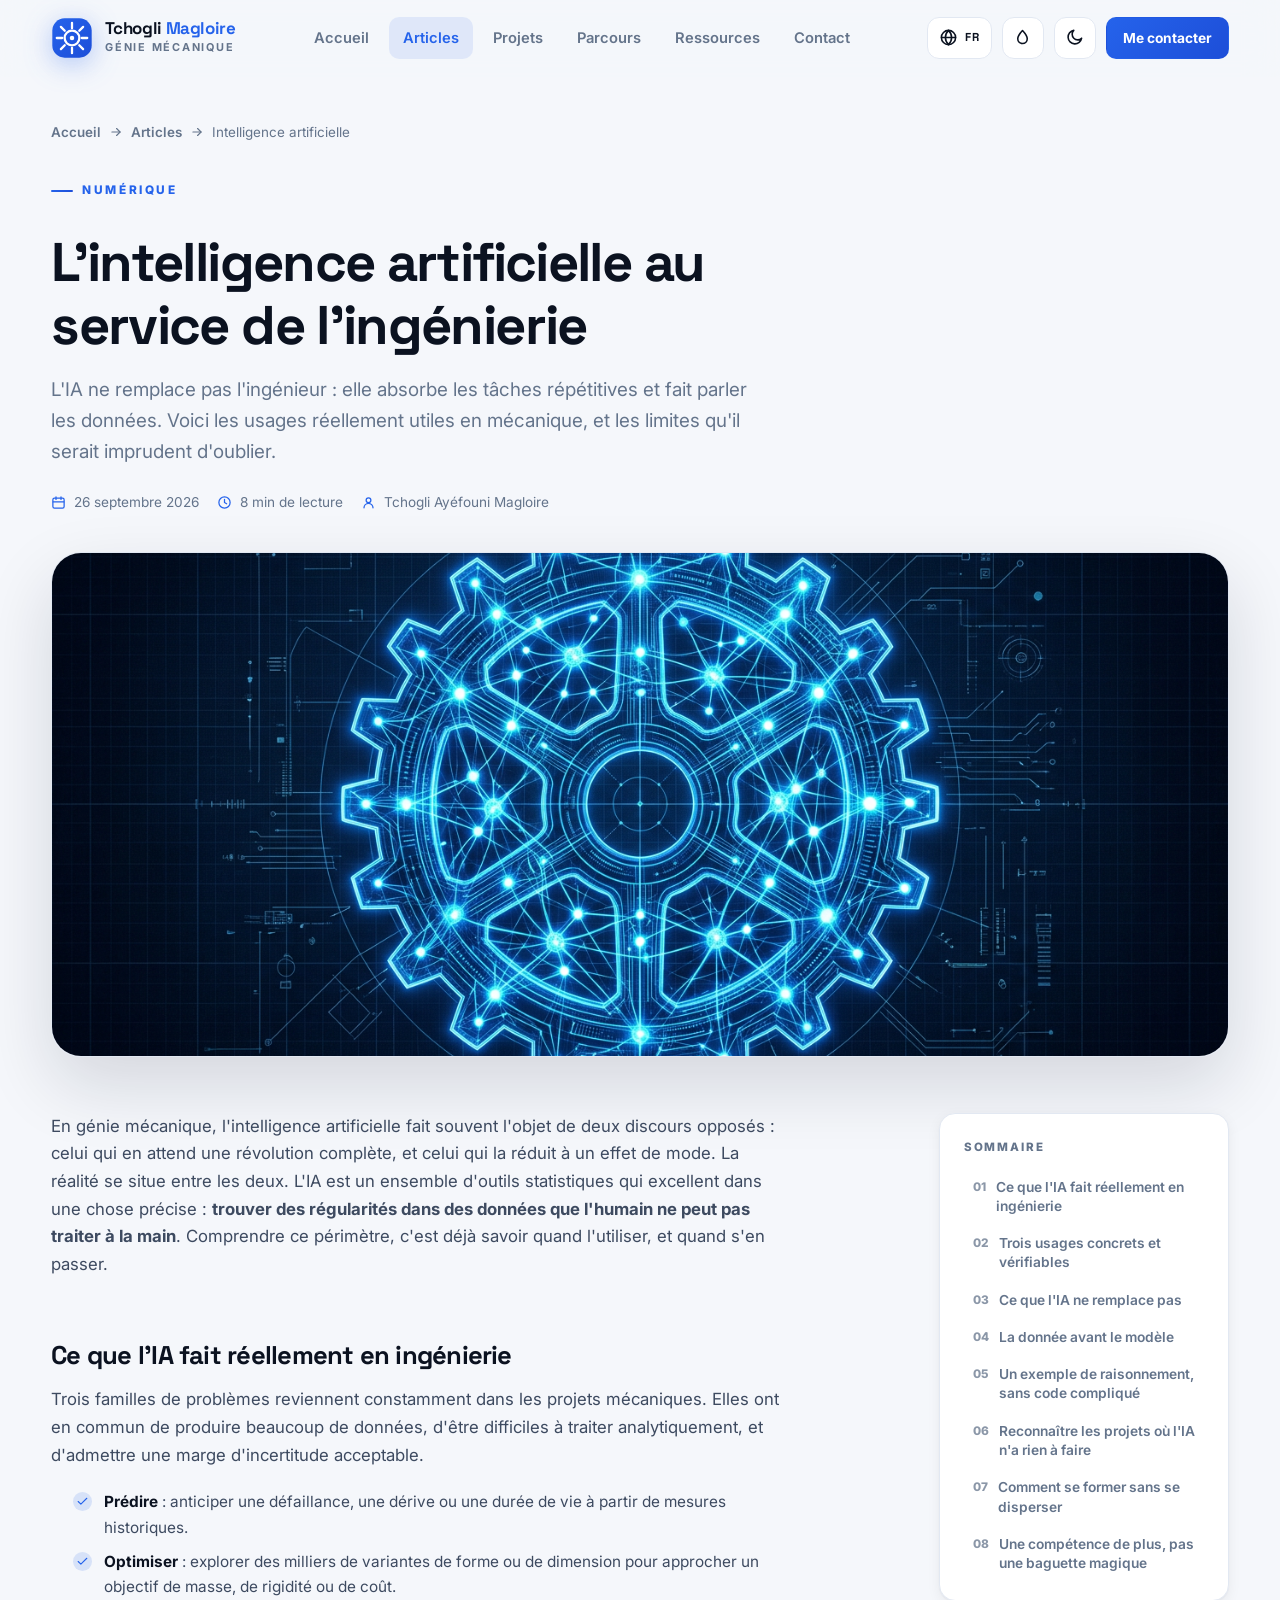
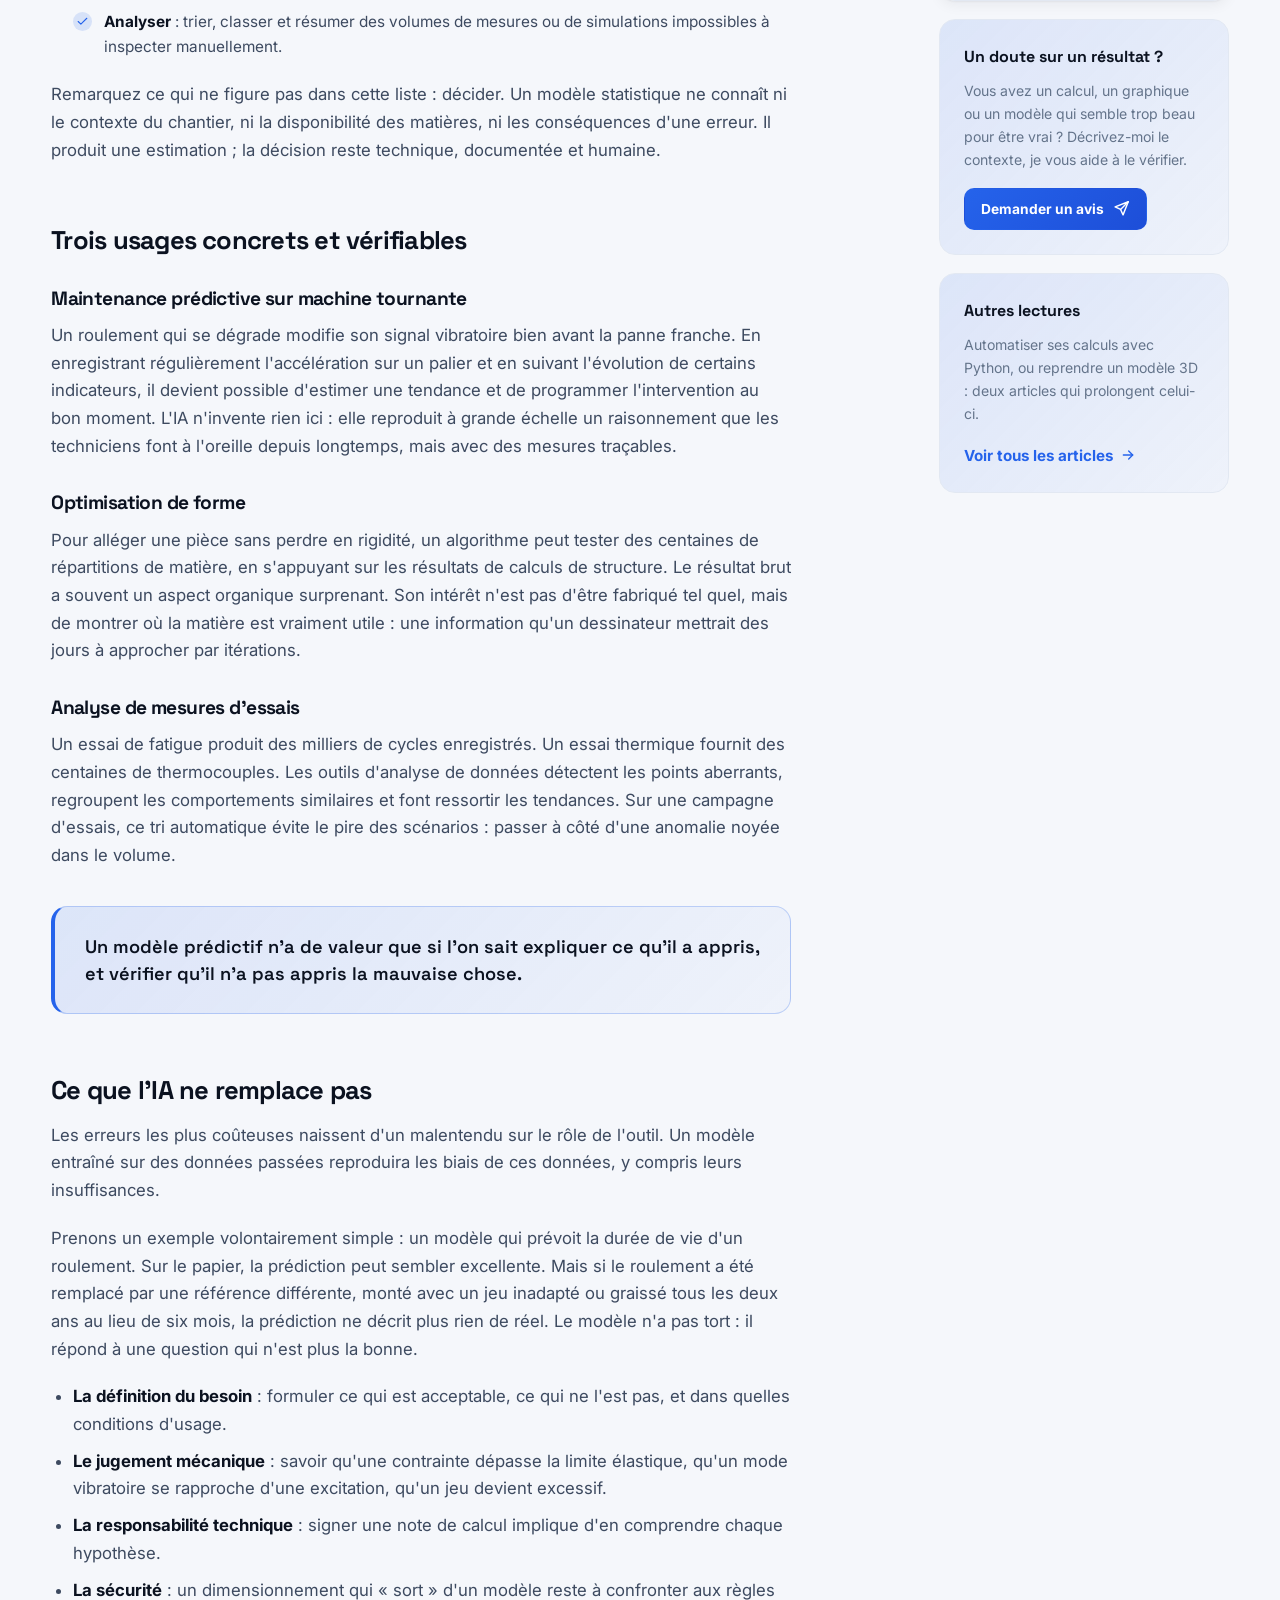
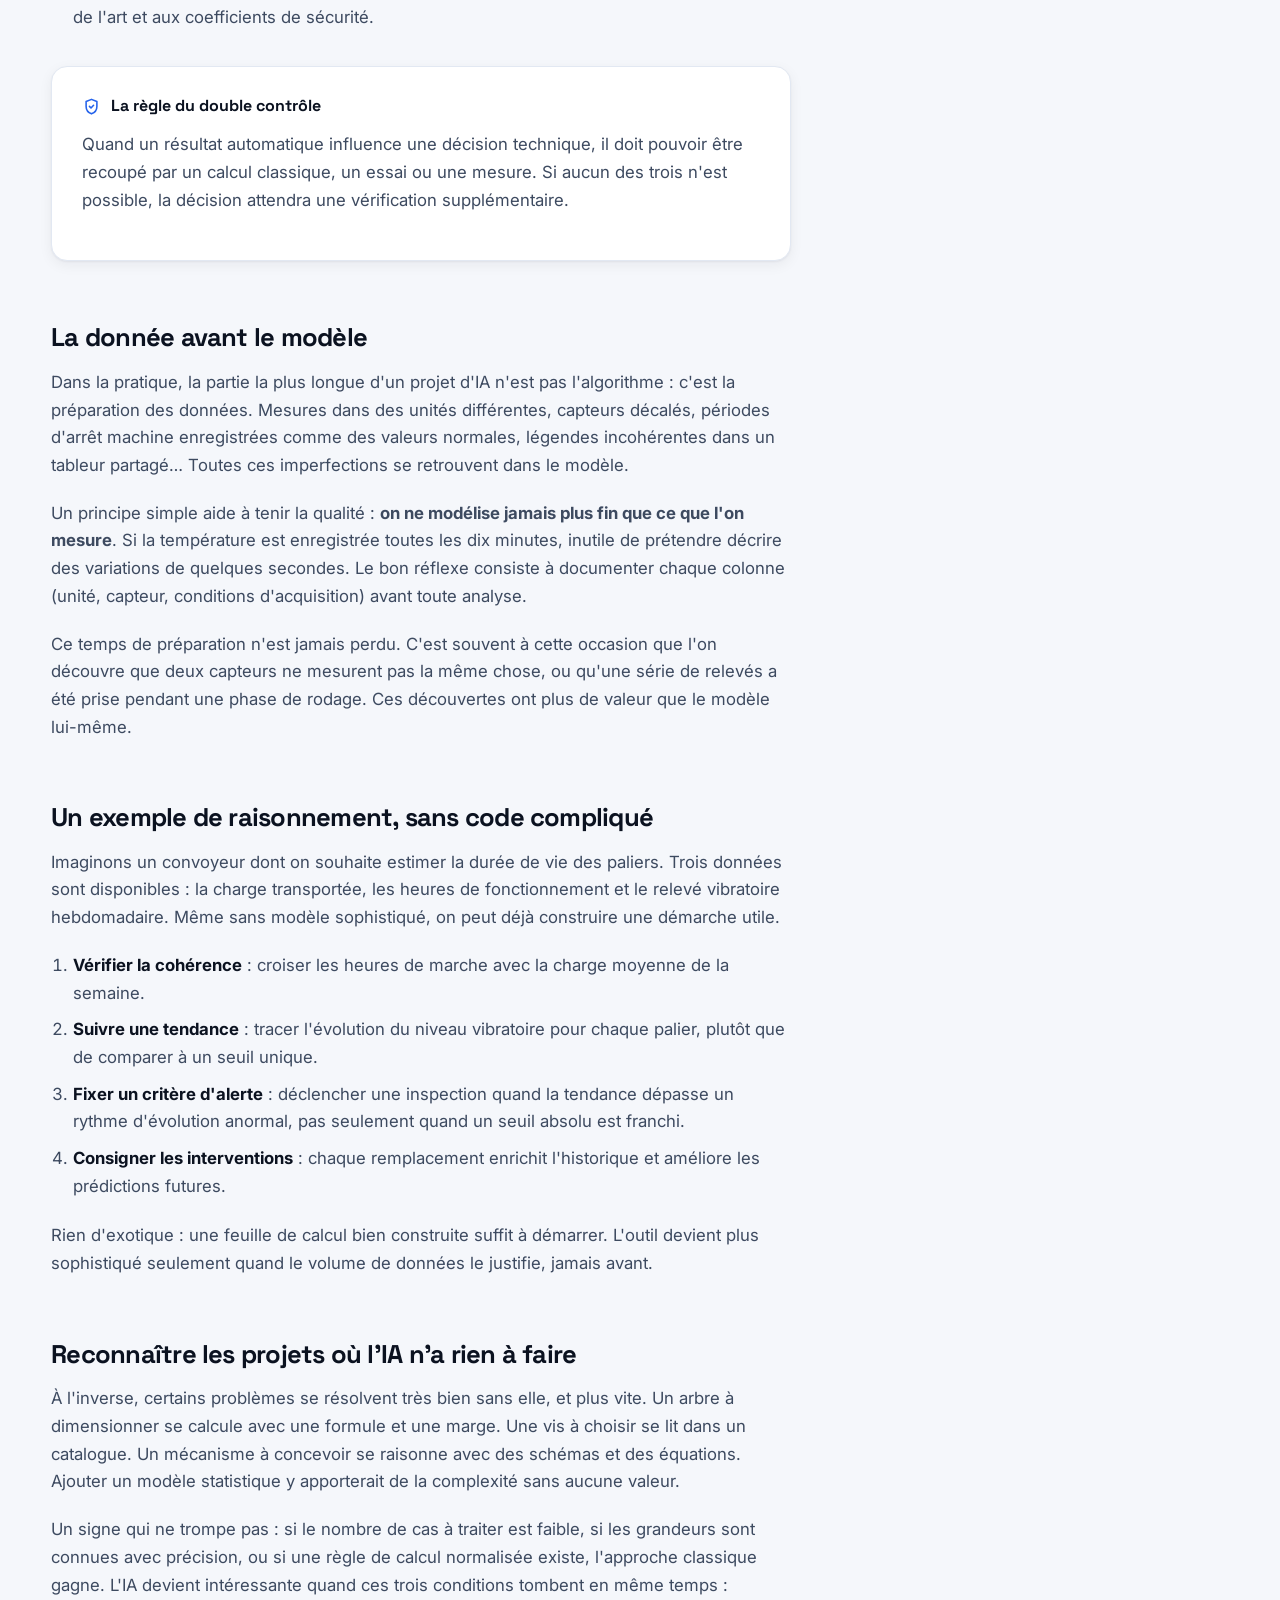
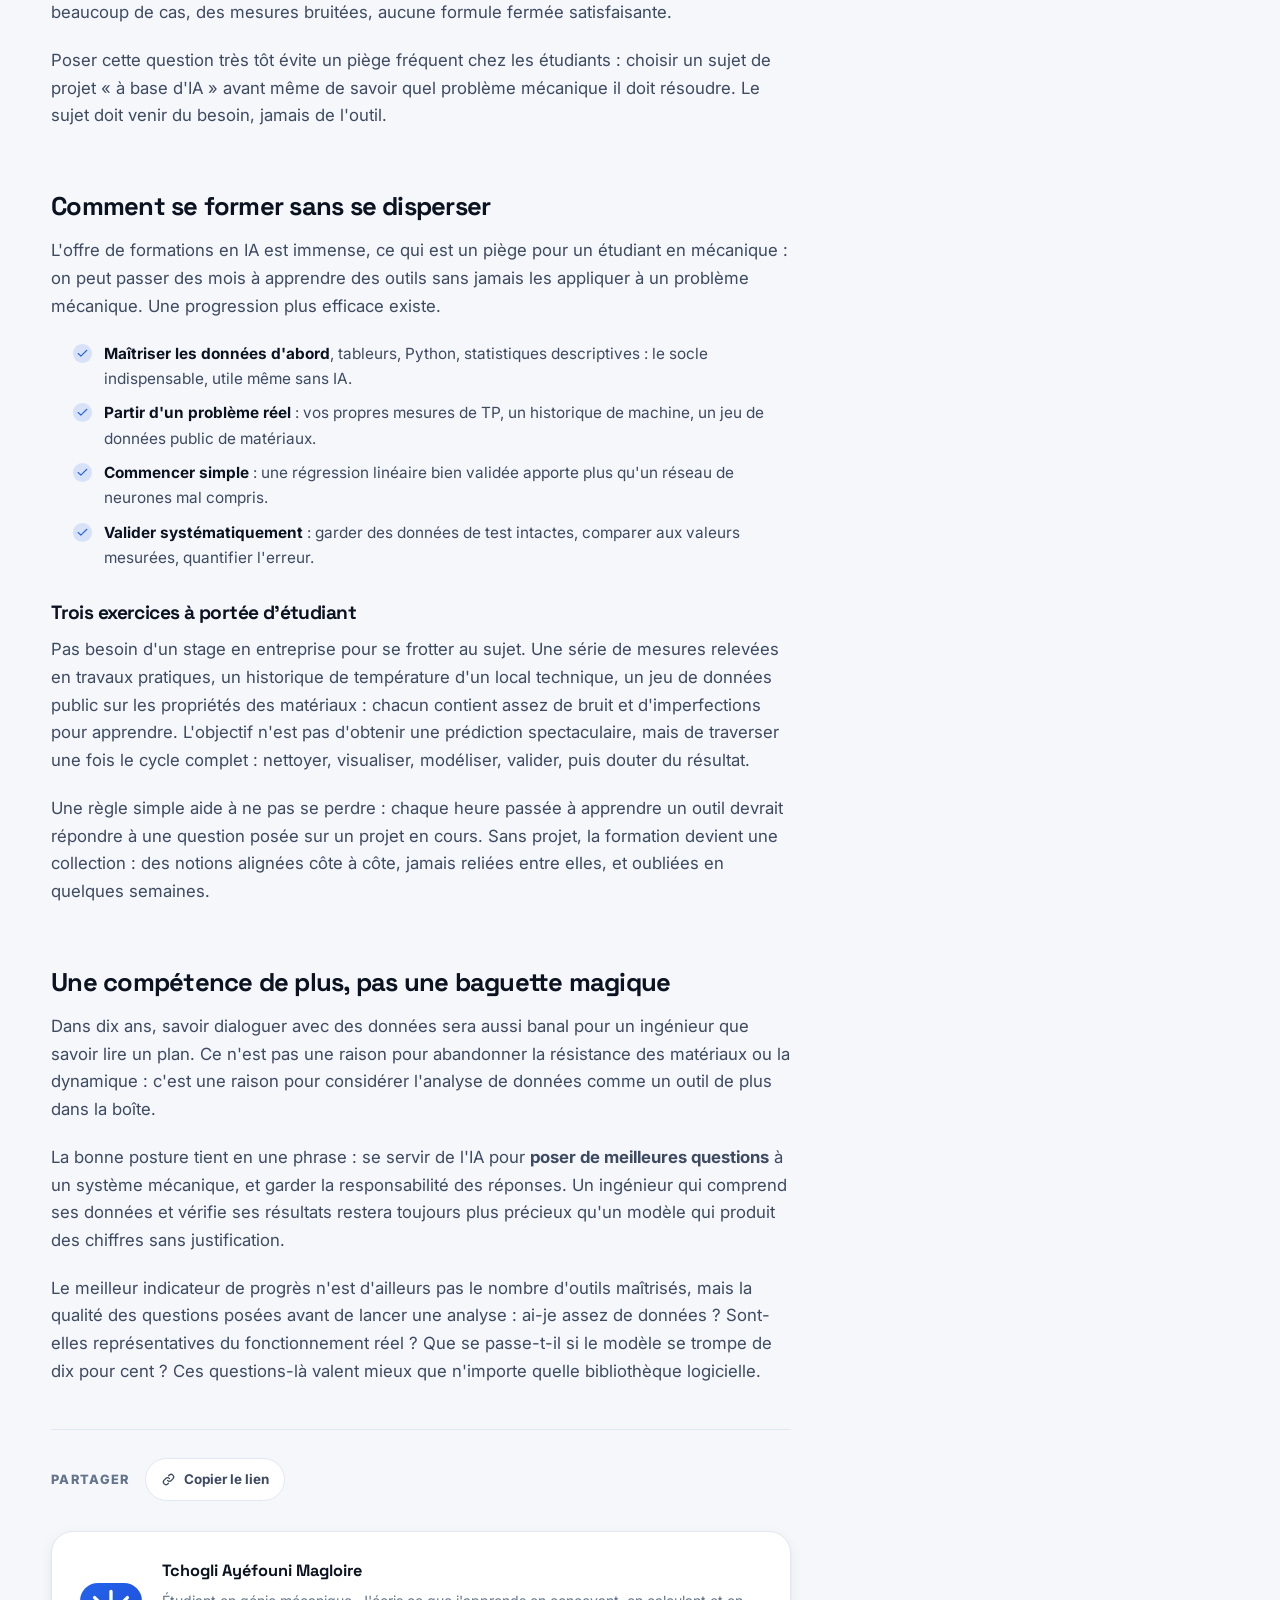
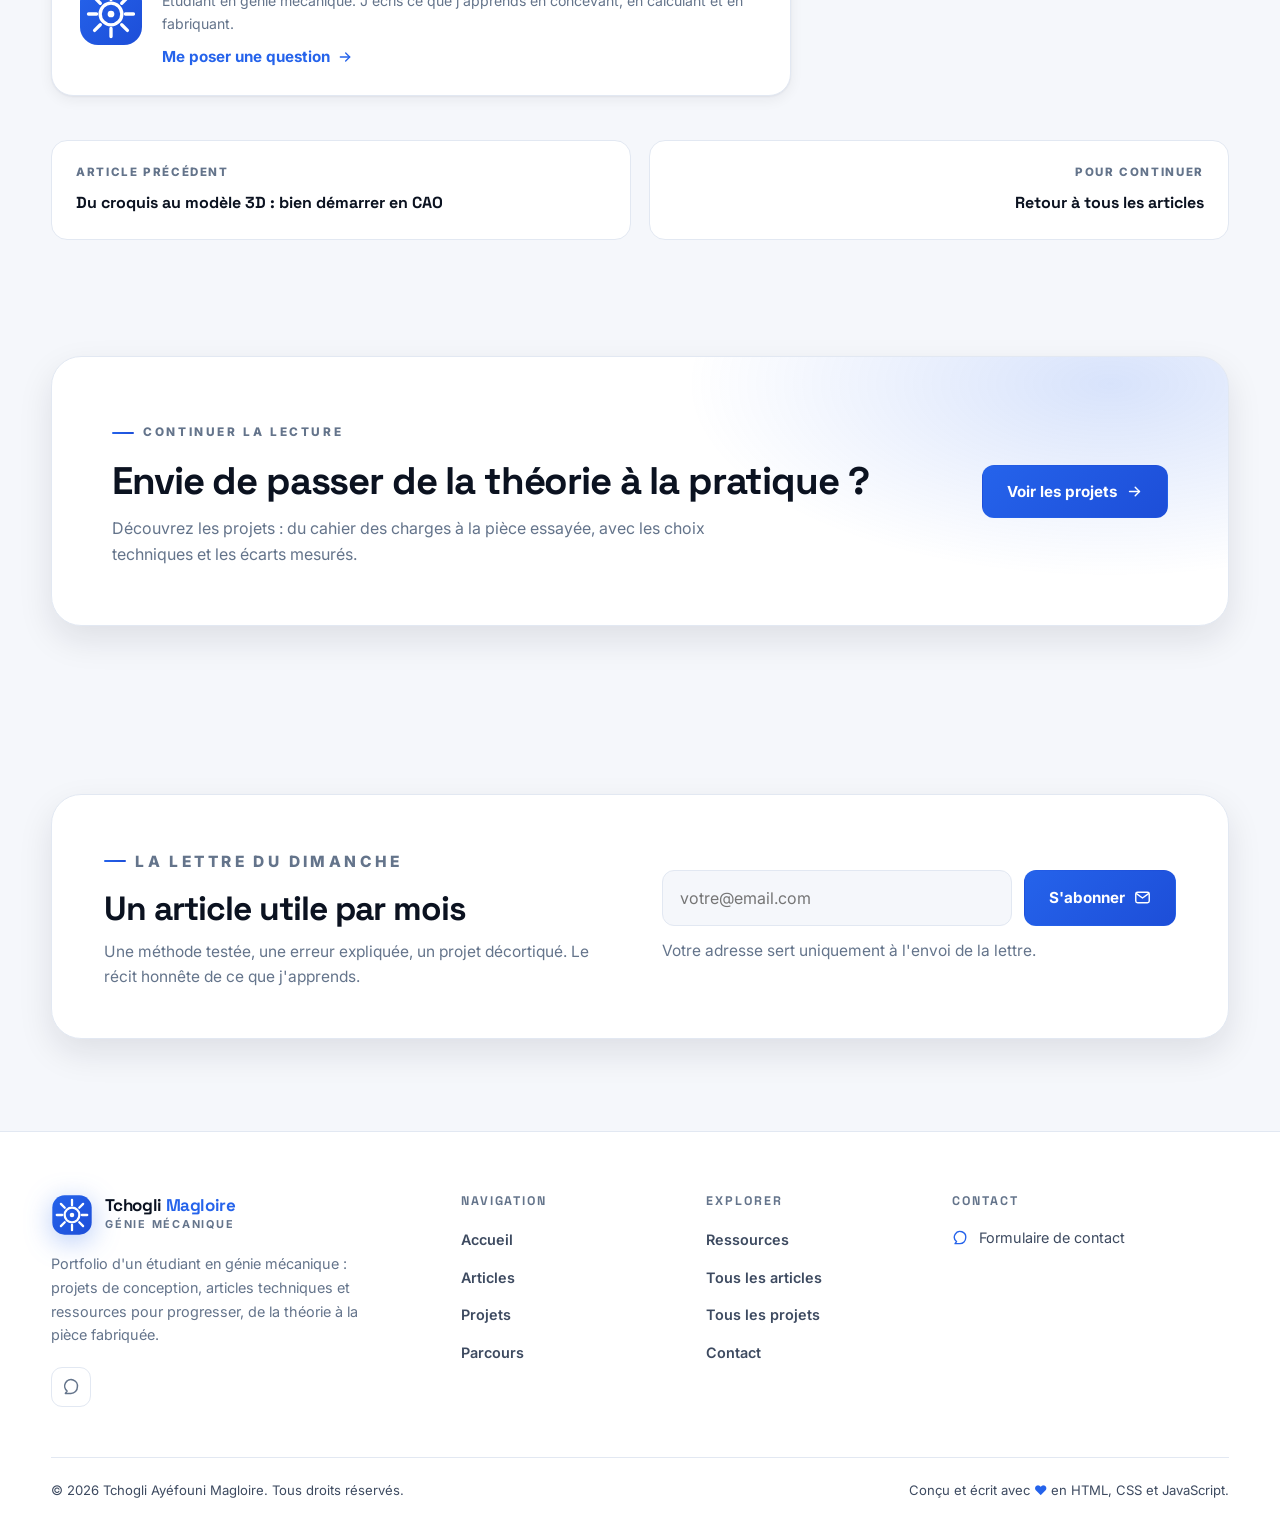
<file: article-ia.html>
<!DOCTYPE html>
<html lang="fr">
<head>
    <meta charset="UTF-8">
    <meta name="viewport" content="width=device-width, initial-scale=1.0">

    <title>L'intelligence artificielle au service de l'ingénierie | Tchogli Ayéfouni Magloire</title>

    <meta name="description"
          content="Usages concrets de l'intelligence artificielle en génie mécanique : maintenance prédictive, optimisation de forme, analyse de mesures d'essais, et les limites à ne jamais oublier.">
    <meta name="author" content="Tchogli Ayéfouni Magloire">
    <meta name="keywords"
          content="intelligence artificielle ingénierie, maintenance prédictive, apprentissage automatique, optimisation de forme, analyse de données, génie mécanique">
    <meta name="theme-color" content="#f5f7fb">

    <meta property="og:type" content="article">
    <meta property="og:locale" content="fr_FR">
    <meta property="og:site_name" content="Tchogli Ayéfouni Magloire">
    <meta property="og:title" content="L'intelligence artificielle au service de l'ingénierie">
    <meta property="og:description"
          content="L'IA ne remplace pas l'ingénieur : elle absorbe les tâches répétitives et fait parler les données. Panorama concret des usages utiles et des limites.">
    <meta property="og:image" content="assets/article-ia.png">
    <meta name="twitter:card" content="summary_large_image">

    <link rel="icon" type="image/svg+xml" href="favicon.svg">

    <link rel="preconnect" href="https://fonts.googleapis.com">
    <link rel="preconnect" href="https://fonts.gstatic.com" crossorigin>
    <link rel="stylesheet"
          href="https://fonts.googleapis.com/css2?family=Inter:wght@400;500;600;700&family=Space+Grotesk:wght@500;600;700&display=swap">

    <link rel="stylesheet" href="style.css">

    <script>
        /* Applique le thème et l'accent mémorisés avant le premier rendu */
        (function () {
            var root = document.documentElement;
            var theme = "light";
            var accent = "azur";
            try {
                var stored = localStorage.getItem("theme");
                if (stored) {
                    theme = stored;
                } else if (window.matchMedia && window.matchMedia("(prefers-color-scheme: dark)").matches) {
                    theme = "dark";
                }
                accent = localStorage.getItem("accent") || "azur";
            } catch (error) {
                /* stockage indisponible : valeurs par défaut */
            }
            root.setAttribute("data-theme", theme);
            root.setAttribute("data-accent", accent);
        })();
    </script>

    <noscript>
        <style>
            .reveal { opacity: 1; transform: none; }
        </style>
    </noscript>
</head>

<body>

<a class="skip-link" href="#contenu">Aller au contenu principal</a>

<div class="read-progress" aria-hidden="true"></div>

<!-- Bibliothèque d'icônes (SVG sprite) -->

<svg style="position:absolute;width:0;height:0;overflow:hidden" aria-hidden="true"
     focusable="false" xmlns="http://www.w3.org/2000/svg">

    <symbol id="i-arrow-right" viewBox="0 0 24 24" fill="none" stroke="currentColor" stroke-width="2" stroke-linecap="round" stroke-linejoin="round"><path d="M5 12h14"/><path d="m13 6 6 6-6 6"/></symbol>
    <symbol id="i-arrow-left" viewBox="0 0 24 24" fill="none" stroke="currentColor" stroke-width="2" stroke-linecap="round" stroke-linejoin="round"><path d="M19 12H5"/><path d="m11 18-6-6 6-6"/></symbol>
    <symbol id="i-arrow-up" viewBox="0 0 24 24" fill="none" stroke="currentColor" stroke-width="2" stroke-linecap="round" stroke-linejoin="round"><path d="M12 19V5"/><path d="m6 11 6-6 6 6"/></symbol>
    <symbol id="i-check" viewBox="0 0 24 24" fill="none" stroke="currentColor" stroke-width="2" stroke-linecap="round" stroke-linejoin="round"><path d="M20 6 9 17l-5-5"/></symbol>
    <symbol id="i-check-circle" viewBox="0 0 24 24" fill="none" stroke="currentColor" stroke-width="2" stroke-linecap="round" stroke-linejoin="round"><circle cx="12" cy="12" r="9"/><path d="m8.5 12.5 2.5 2.5 4.5-5"/></symbol>
    <symbol id="i-close" viewBox="0 0 24 24" fill="none" stroke="currentColor" stroke-width="2" stroke-linecap="round" stroke-linejoin="round"><path d="M18 6 6 18"/><path d="m6 6 12 12"/></symbol>
    <symbol id="i-sun" viewBox="0 0 24 24" fill="none" stroke="currentColor" stroke-width="2" stroke-linecap="round" stroke-linejoin="round"><circle cx="12" cy="12" r="3.6"/><path d="M12 3v1.8M12 19.2V21M4.2 4.2l1.3 1.3M18.5 18.5l1.3 1.3M3 12h1.8M19.2 12H21M4.2 19.8l1.3-1.3M18.5 5.5l1.3-1.3"/></symbol>
    <symbol id="i-moon" viewBox="0 0 24 24" fill="none" stroke="currentColor" stroke-width="2" stroke-linecap="round" stroke-linejoin="round"><path d="M21 12.9A8.6 8.6 0 1 1 11.1 3a6.8 6.8 0 0 0 9.9 9.9Z"/></symbol>
    <symbol id="i-droplet" viewBox="0 0 24 24" fill="none" stroke="currentColor" stroke-width="2" stroke-linecap="round" stroke-linejoin="round"><path d="M12 3.2s6 6.4 6 10.4a6 6 0 0 1-12 0c0-4 6-10.4 6-10.4Z"/></symbol>
    <symbol id="i-copy" viewBox="0 0 24 24" fill="none" stroke="currentColor" stroke-width="2" stroke-linecap="round" stroke-linejoin="round"><rect x="9" y="9" width="12" height="12" rx="2.2"/><path d="M5 15H4.2A1.2 1.2 0 0 1 3 13.8V4.2A1.2 1.2 0 0 1 4.2 3h9.6A1.2 1.2 0 0 1 15 4.2V5"/></symbol>
    <symbol id="i-mail" viewBox="0 0 24 24" fill="none" stroke="currentColor" stroke-width="2" stroke-linecap="round" stroke-linejoin="round"><rect x="2.5" y="4.5" width="19" height="15" rx="2.5"/><path d="m3.5 6.5 8.5 6.2 8.5-6.2"/></symbol>
    <symbol id="i-send" viewBox="0 0 24 24" fill="none" stroke="currentColor" stroke-width="2" stroke-linecap="round" stroke-linejoin="round"><path d="M21.5 2.5 3 9.8l7.7 3.5 3.5 7.7Z"/><path d="M21.5 2.5 10.7 13.3"/></symbol>
    <symbol id="i-search" viewBox="0 0 24 24" fill="none" stroke="currentColor" stroke-width="2" stroke-linecap="round" stroke-linejoin="round"><circle cx="11" cy="11" r="6.5"/><path d="m20 20-4.3-4.3"/></symbol>
    <symbol id="i-clock" viewBox="0 0 24 24" fill="none" stroke="currentColor" stroke-width="2" stroke-linecap="round" stroke-linejoin="round"><circle cx="12" cy="12" r="9"/><path d="M12 6.8V12l3.4 2"/></symbol>
    <symbol id="i-calendar" viewBox="0 0 24 24" fill="none" stroke="currentColor" stroke-width="2" stroke-linecap="round" stroke-linejoin="round"><rect x="3" y="5" width="18" height="16" rx="2.5"/><path d="M8 3v4M16 3v4M3.5 11h17"/></symbol>
    <symbol id="i-tag" viewBox="0 0 24 24" fill="none" stroke="currentColor" stroke-width="2" stroke-linecap="round" stroke-linejoin="round"><path d="M20.6 13.3 13.3 20.6a2 2 0 0 1-2.8 0l-7.1-7.1A2 2 0 0 1 2.8 12V5.2a2 2 0 0 1 2-2h6.8a2 2 0 0 1 1.4.6l7.6 7.5a2 2 0 0 1 0 2Z"/><circle cx="7.6" cy="7.6" r="1.2"/></symbol>
    <symbol id="i-download" viewBox="0 0 24 24" fill="none" stroke="currentColor" stroke-width="2" stroke-linecap="round" stroke-linejoin="round"><path d="M12 3.5v11"/><path d="m7.5 10.5 4.5 4.5 4.5-4.5"/><path d="M4 20h16"/></symbol>
    <symbol id="i-external" viewBox="0 0 24 24" fill="none" stroke="currentColor" stroke-width="2" stroke-linecap="round" stroke-linejoin="round"><path d="M14 4h6v6"/><path d="M20 4 11 13"/><path d="M18.5 14v4.5a2 2 0 0 1-2 2H6a2 2 0 0 1-2-2V8a2 2 0 0 1 2-2h4.5"/></symbol>
    <symbol id="i-share" viewBox="0 0 24 24" fill="none" stroke="currentColor" stroke-width="2" stroke-linecap="round" stroke-linejoin="round"><circle cx="18" cy="5.2" r="2.6"/><circle cx="6" cy="12" r="2.6"/><circle cx="18" cy="18.8" r="2.6"/><path d="m8.4 10.7 7.2-4.2M8.4 13.3l7.2 4.2"/></symbol>
    <symbol id="i-link" viewBox="0 0 24 24" fill="none" stroke="currentColor" stroke-width="2" stroke-linecap="round" stroke-linejoin="round"><path d="M10.5 13.5a4.2 4.2 0 0 0 5.9 0l2.9-2.9a4.2 4.2 0 0 0-5.9-5.9l-1.3 1.3"/><path d="M13.5 10.5a4.2 4.2 0 0 0-5.9 0l-2.9 2.9a4.2 4.2 0 0 0 5.9 5.9l1.3-1.3"/></symbol>
    <symbol id="i-user" viewBox="0 0 24 24" fill="none" stroke="currentColor" stroke-width="2" stroke-linecap="round" stroke-linejoin="round"><circle cx="12" cy="8.4" r="3.8"/><path d="M4.8 20.4a7.2 7.2 0 0 1 14.4 0"/></symbol>
    <symbol id="i-map-pin" viewBox="0 0 24 24" fill="none" stroke="currentColor" stroke-width="2" stroke-linecap="round" stroke-linejoin="round"><path d="M12 21.2s7-6.3 7-11.2a7 7 0 1 0-14 0c0 4.9 7 11.2 7 11.2Z"/><circle cx="12" cy="10" r="2.6"/></symbol>
    <symbol id="i-message" viewBox="0 0 24 24" fill="none" stroke="currentColor" stroke-width="2" stroke-linecap="round" stroke-linejoin="round"><path d="M20.5 12a8.5 8.5 0 0 1-8.5 8.5H4.5l2.3-3.2A8.5 8.5 0 1 1 20.5 12Z"/></symbol>
    <symbol id="i-book" viewBox="0 0 24 24" fill="none" stroke="currentColor" stroke-width="2" stroke-linecap="round" stroke-linejoin="round"><path d="M12 6.6C12 5 10.7 3.6 8.4 3.6H3v13.6h5.4C10.7 17.2 12 18.6 12 20.2"/><path d="M12 6.6c0-1.6 1.3-3 3.6-3H21v13.6h-5.4c-2.3 0-3.6 1.4-3.6 3"/></symbol>
    <symbol id="i-file" viewBox="0 0 24 24" fill="none" stroke="currentColor" stroke-width="2" stroke-linecap="round" stroke-linejoin="round"><path d="M14 3.2H7.2A2.2 2.2 0 0 0 5 5.4v13.2a2.2 2.2 0 0 0 2.2 2.2h9.6a2.2 2.2 0 0 0 2.2-2.2V8Z"/><path d="M13.8 3.4V8h5.1"/><path d="M8.5 13h7M8.5 16.5h4.5"/></symbol>
    <symbol id="i-graduate" viewBox="0 0 24 24" fill="none" stroke="currentColor" stroke-width="2" stroke-linecap="round" stroke-linejoin="round"><path d="m12 4.2-9 4.1 9 4.1 9-4.1Z"/><path d="M7 10.4V15c0 1.4 2.2 2.6 5 2.6s5-1.2 5-2.6v-4.6"/></symbol>
    <symbol id="i-briefcase" viewBox="0 0 24 24" fill="none" stroke="currentColor" stroke-width="2" stroke-linecap="round" stroke-linejoin="round"><rect x="3" y="7.2" width="18" height="13" rx="2.4"/><path d="M9 7.2V5.4a2 2 0 0 1 2-2h2a2 2 0 0 1 2 2v1.8"/><path d="M3.5 12.6h17"/></symbol>
    <symbol id="i-lightbulb" viewBox="0 0 24 24" fill="none" stroke="currentColor" stroke-width="2" stroke-linecap="round" stroke-linejoin="round"><path d="M9.2 18h5.6"/><path d="M10.2 21h3.6"/><path d="M12 3a6 6 0 0 0-3.4 10.9c.6.5 1 1.2 1 2h4.8c0-.8.4-1.5 1-2A6 6 0 0 0 12 3Z"/></symbol>
    <symbol id="i-target" viewBox="0 0 24 24" fill="none" stroke="currentColor" stroke-width="2" stroke-linecap="round" stroke-linejoin="round"><circle cx="12" cy="12" r="8.6"/><circle cx="12" cy="12" r="4.8"/><circle cx="12" cy="12" r="1.3"/></symbol>
    <symbol id="i-trend" viewBox="0 0 24 24" fill="none" stroke="currentColor" stroke-width="2" stroke-linecap="round" stroke-linejoin="round"><path d="m3.5 17 5.8-5.8 3.8 3.8L20 8.2"/><path d="M15 8.2h5v5"/></symbol>
    <symbol id="i-chart" viewBox="0 0 24 24" fill="none" stroke="currentColor" stroke-width="2" stroke-linecap="round" stroke-linejoin="round"><path d="M3 20.5h18"/><rect x="5" y="11.5" width="3.6" height="6" rx="1.2"/><rect x="10.2" y="7.5" width="3.6" height="10" rx="1.2"/><rect x="15.4" y="13.5" width="3.6" height="4" rx="1.2"/></symbol>
    <symbol id="i-cube" viewBox="0 0 24 24" fill="none" stroke="currentColor" stroke-width="2" stroke-linecap="round" stroke-linejoin="round"><path d="M20.8 8.3v7.4L12 20.9 3.2 15.7V8.3L12 3.1Z"/><path d="M3.5 8.5 12 13.4l8.5-4.9"/><path d="M12 13.4v7.5"/></symbol>
    <symbol id="i-layers" viewBox="0 0 24 24" fill="none" stroke="currentColor" stroke-width="2" stroke-linecap="round" stroke-linejoin="round"><path d="m12 3.2 8.8 4.6L12 12.4 3.2 7.8Z"/><path d="m3.2 12.2 8.8 4.6 8.8-4.6"/><path d="m3.2 16.4 8.8 4.6 8.8-4.6"/></symbol>
    <symbol id="i-ruler" viewBox="0 0 24 24" fill="none" stroke="currentColor" stroke-width="2" stroke-linecap="round" stroke-linejoin="round"><path d="M3.4 15.2 15.2 3.4l5.4 5.4L8.8 20.6Z"/><path d="m7.6 11 2.2 2.2M11 7.6l2.2 2.2M14.4 4.2l2.2 2.2"/></symbol>
    <symbol id="i-code" viewBox="0 0 24 24" fill="none" stroke="currentColor" stroke-width="2" stroke-linecap="round" stroke-linejoin="round"><path d="M8.6 8l-4.6 4 4.6 4"/><path d="m15.4 8 4.6 4-4.6 4"/><path d="M13.4 4.8 10.6 19.2"/></symbol>
    <symbol id="i-flask" viewBox="0 0 24 24" fill="none" stroke="currentColor" stroke-width="2" stroke-linecap="round" stroke-linejoin="round"><path d="M9.5 3h5"/><path d="M10.5 3v5.6L5.7 17a2.4 2.4 0 0 0 2.1 3.6h8.4a2.4 2.4 0 0 0 2.1-3.6L13.5 8.6V3"/><path d="M7.6 14.4h8.8"/></symbol>
    <symbol id="i-cpu" viewBox="0 0 24 24" fill="none" stroke="currentColor" stroke-width="2" stroke-linecap="round" stroke-linejoin="round"><rect x="7.2" y="7.2" width="9.6" height="9.6" rx="2.2"/><path d="M10.5 2.6v4.4M13.5 2.6v4.4M10.5 17v4.4M13.5 17v4.4M2.6 10.5H7M2.6 13.5H7M17 10.5h4.4M17 13.5h4.4"/></symbol>
    <symbol id="i-wind" viewBox="0 0 24 24" fill="none" stroke="currentColor" stroke-width="2" stroke-linecap="round" stroke-linejoin="round"><path d="M3 8.2h9.4a2.9 2.9 0 1 0-2.9-2.9"/><path d="M3 15.8h13.4a2.9 2.9 0 1 1-2.9 2.9"/><path d="M3 12h16.4a2.9 2.9 0 1 0-2.9-2.9"/></symbol>
    <symbol id="i-shield" viewBox="0 0 24 24" fill="none" stroke="currentColor" stroke-width="2" stroke-linecap="round" stroke-linejoin="round"><path d="M12 3 5.2 5.8v6.1c0 4.3 2.9 7.9 6.8 9.4 3.9-1.5 6.8-5.1 6.8-9.4V5.8Z"/><path d="m9.4 11.9 2 2 3.2-3.4"/></symbol>
    <symbol id="i-sparkles" viewBox="0 0 24 24" fill="none" stroke="currentColor" stroke-width="2" stroke-linecap="round" stroke-linejoin="round"><path d="m11.5 3.8 1.6 4.4 4.4 1.6-4.4 1.6-1.6 4.4-1.6-4.4-4.4-1.6 4.4-1.6Z"/><path d="m18 15.4.8 2.2 2.2.8-2.2.8-.8 2.2-.8-2.2-2.2-.8 2.2-.8Z"/></symbol>
    <symbol id="i-refresh" viewBox="0 0 24 24" fill="none" stroke="currentColor" stroke-width="2" stroke-linecap="round" stroke-linejoin="round"><path d="M20.6 12a8.6 8.6 0 1 1-2.6-6.2"/><path d="M20.8 3.6v5h-5"/></symbol>
    <symbol id="i-play" viewBox="0 0 24 24" fill="none" stroke="currentColor" stroke-width="2" stroke-linecap="round" stroke-linejoin="round"><circle cx="12" cy="12" r="9"/><path d="m10.2 8.6 5.6 3.4-5.6 3.4Z"/></symbol>
    <symbol id="i-globe" viewBox="0 0 24 24" fill="none" stroke="currentColor" stroke-width="2" stroke-linecap="round" stroke-linejoin="round"><circle cx="12" cy="12" r="9"/><path d="M3.2 12h17.6"/><path d="M12 3c2.6 2.6 3.9 5.7 3.9 9s-1.3 6.4-3.9 9c-2.6-2.6-3.9-5.7-3.9-9S9.4 5.6 12 3Z"/></symbol>
    <symbol id="i-database" viewBox="0 0 24 24" fill="none" stroke="currentColor" stroke-width="2" stroke-linecap="round" stroke-linejoin="round"><ellipse cx="12" cy="6.2" rx="7.4" ry="3.2"/><path d="M4.6 6.2v11.6c0 1.8 3.3 3.2 7.4 3.2s7.4-1.4 7.4-3.2V6.2"/><path d="M4.6 12c0 1.8 3.3 3.2 7.4 3.2s7.4-1.4 7.4-3.2"/></symbol>
    <symbol id="i-zap" viewBox="0 0 24 24" fill="none" stroke="currentColor" stroke-width="2" stroke-linecap="round" stroke-linejoin="round"><path d="M13.4 2.4 4.8 13.6h6l-1.2 8 8.6-11.2h-6Z"/></symbol>
    <symbol id="i-pen" viewBox="0 0 24 24" fill="none" stroke="currentColor" stroke-width="2" stroke-linecap="round" stroke-linejoin="round"><path d="M15.6 4.4l4 4L8.8 19.2H4.8v-4Z"/><path d="m13.6 6.4 4 4"/></symbol>
    <symbol id="i-nut" viewBox="0 0 24 24" fill="none" stroke="currentColor" stroke-width="2" stroke-linecap="round" stroke-linejoin="round"><path d="M12 3.2 20 7.8v8.4l-8 4.6-8-4.6V7.8Z"/><circle cx="12" cy="12" r="3.1"/></symbol>
    <symbol id="i-cog" viewBox="0 0 24 24" fill="none" stroke="currentColor" stroke-width="2" stroke-linecap="round" stroke-linejoin="round"><circle cx="12" cy="12" r="4.6"/><circle cx="12" cy="12" r="1.4"/><path d="M12 2.2v3.4M12 18.4v3.4M3.4 5.6 6 8.2M18 15.8l2.6 2.6M2.2 12h3.4M18.4 12h3.4M3.4 18.4 6 15.8M18 8.2l2.6-2.6"/></symbol>
    <symbol id="i-eye" viewBox="0 0 24 24" fill="none" stroke="currentColor" stroke-width="2" stroke-linecap="round" stroke-linejoin="round"><path d="M2.5 12S6.2 6.4 12 6.4 21.5 12 21.5 12 17.8 17.6 12 17.6 2.5 12 2.5 12Z"/><circle cx="12" cy="12" r="2.8"/></symbol>
    <symbol id="i-award" viewBox="0 0 24 24" fill="none" stroke="currentColor" stroke-width="2" stroke-linecap="round" stroke-linejoin="round"><circle cx="12" cy="9.4" r="5.4"/><path d="m8.6 13.8-1.4 7 4.8-2.8 4.8 2.8-1.4-7"/></symbol>
    <symbol id="i-heart" viewBox="0 0 24 24" fill="none" stroke="currentColor" stroke-width="2" stroke-linecap="round" stroke-linejoin="round"><path d="M12 20.4S3.6 15.4 3.6 9.8a4.7 4.7 0 0 1 8.4-3 4.7 4.7 0 0 1 8.4 3c0 5.6-8.4 10.6-8.4 10.6Z"/></symbol>
    <symbol id="i-menu" viewBox="0 0 24 24" fill="none" stroke="currentColor" stroke-width="2" stroke-linecap="round" stroke-linejoin="round"><path d="M4 7h16M4 12h16M4 17h16"/></symbol>
</svg>


<!-- =========================================================
     EN-TÊTE
     ========================================================= -->

<header class="site-header">
    <div class="container nav-bar">

        <a class="brand" href="index.html" aria-label="Accueil, Tchogli Ayéfouni Magloire">
            <svg class="brand-mark" viewBox="0 0 48 48" aria-hidden="true">
                <defs>
                    <linearGradient id="brandGrad" x1="0" y1="0" x2="1" y2="1">
                        <stop offset="0" style="stop-color:var(--primary)"></stop>
                        <stop offset="1" style="stop-color:var(--primary-strong)"></stop>
                    </linearGradient>
                </defs>
                <rect x="1.5" y="1.5" width="45" height="45" rx="14" fill="url(#brandGrad)"></rect>
                <g fill="none" stroke="#ffffff" stroke-width="2.6" stroke-linecap="round">
                    <circle cx="24" cy="24" r="8.4"></circle>
                    <circle cx="24" cy="24" r="2.6" fill="#ffffff" stroke="none"></circle>
                    <path d="M24 6.6v6.2M24 35.2v6.2M6.6 24h6.2M35.2 24h6.2M11.3 11.3l4.4 4.4M32.3 32.3l4.4 4.4M11.3 36.7l4.4-4.4M32.3 15.7l4.4-4.4"></path>
                </g>
            </svg>
            <span>
                <span class="brand-name">Tchogli <span>Magloire</span></span>
                <span class="brand-role">Génie mécanique</span>
            </span>
        </a>

        <nav class="main-nav" aria-label="Navigation principale">
            <a class="nav-link" href="index.html">Accueil</a>
            <a class="nav-link active" href="articles.html" aria-current="page">Articles</a>
            <a class="nav-link" href="projets.html">Projets</a>
            <a class="nav-link" href="parcours.html">Parcours</a>
            <a class="nav-link" href="ressources.html">Ressources</a>
            <a class="nav-link" href="contact.html">Contact</a>
        </nav>

        <div class="nav-actions">

            <div class="lang-wrap" id="langWrap">
                <button class="icon-btn lang-btn" id="langBtn" type="button"
                        aria-expanded="false" aria-haspopup="dialog"
                        aria-label="Changer la langue du site" title="Langue du site">
                    <svg class="i" aria-hidden="true"><use href="#i-globe"></use></svg>
                    <span class="lang-code" id="langCode" translate="no">FR</span>
                </button>

                <div class="lang-pop" id="langPop" role="dialog" aria-label="Langue du site">
                    <span class="accent-pop-title">Langue du site</span>
                    <input class="lang-search" id="langSearch" type="search"
                           placeholder="Rechercher une langue" autocomplete="off"
                           aria-label="Rechercher une langue">
                    <div class="lang-list" id="langList" translate="no"></div>
                    <p class="accent-pop-note">
                        Traduction automatique par Google. Le choix reste mémorisé sur cet appareil.
                    </p>
                </div>
            </div>
            <div class="accent-wrap" id="accentWrap">
                <button class="icon-btn" id="accentBtn" type="button"
                        aria-expanded="false" aria-haspopup="true"
                        aria-label="Changer la couleur d'accent" title="Couleur d'accent">
                    <svg class="i" aria-hidden="true"><use href="#i-droplet"></use></svg>
                </button>

                <div class="accent-pop" id="accentPop" role="dialog" aria-label="Couleur d'accent">
                    <span class="accent-pop-title">Couleur d'accent</span>
                    <div class="accent-list">
                        <button class="accent-swatch" type="button" data-accent="azur"
                                aria-label="Accent azur" title="Azur"></button>
                        <button class="accent-swatch" type="button" data-accent="ambre"
                                aria-label="Accent ambre" title="Ambre"></button>
                        <button class="accent-swatch" type="button" data-accent="emeraude"
                                aria-label="Accent émeraude" title="Émeraude"></button>
                        <button class="accent-swatch" type="button" data-accent="violet"
                                aria-label="Accent violet" title="Violet"></button>
                    </div>
                    <p class="accent-pop-note">
                        L'accent colore tout le site et reste mémorisé sur cet appareil.
                    </p>
                </div>
            </div>

            <button class="icon-btn" type="button" data-theme-toggle
                    aria-pressed="false" aria-label="Basculer entre thème clair et sombre"
                    title="Passer en thème sombre">
                <svg class="i ic-moon" aria-hidden="true"><use href="#i-moon"></use></svg>
                <svg class="i ic-sun" aria-hidden="true"><use href="#i-sun"></use></svg>
            </button>

            <a class="btn sm nav-cta" href="contact.html">Me contacter</a>

            <button class="burger" id="menuBtn" type="button"
                    aria-label="Ouvrir le menu" aria-expanded="false" aria-controls="mobilePanel">
                <span></span>
            </button>

        </div>

    </div>
</header>


<!-- MENU MOBILE -->

<div class="mobile-panel" id="mobilePanel" aria-hidden="true">
    <div class="mobile-overlay"></div>

    <aside class="mobile-drawer" role="dialog" aria-label="Menu de navigation">

        <div class="mobile-head">
            <span class="brand">
                <svg class="brand-mark" viewBox="0 0 48 48" aria-hidden="true">
                    <defs>
                        <linearGradient id="brandGradMenu" x1="0" y1="0" x2="1" y2="1">
                            <stop offset="0" style="stop-color:var(--primary)"></stop>
                            <stop offset="1" style="stop-color:var(--primary-strong)"></stop>
                        </linearGradient>
                    </defs>
                    <rect x="1.5" y="1.5" width="45" height="45" rx="14" fill="url(#brandGradMenu)"></rect>
                    <g fill="none" stroke="#ffffff" stroke-width="2.6" stroke-linecap="round">
                        <circle cx="24" cy="24" r="8.4"></circle>
                        <circle cx="24" cy="24" r="2.6" fill="#ffffff" stroke="none"></circle>
                    </g>
                </svg>
                <span>
                    <span class="brand-name">Tchogli <span>Magloire</span></span>
                    <span class="brand-role">Génie mécanique</span>
                </span>
            </span>

            <button class="icon-btn" id="mobileClose" type="button" aria-label="Fermer le menu">
                <svg class="i" aria-hidden="true"><use href="#i-close"></use></svg>
            </button>
        </div>

        <nav class="m-nav" aria-label="Navigation mobile">
            <a href="index.html">Accueil <svg class="i" aria-hidden="true"><use href="#i-arrow-right"></use></svg></a>
            <a class="active" href="articles.html">Articles <svg class="i" aria-hidden="true"><use href="#i-arrow-right"></use></svg></a>
            <a href="projets.html">Projets <svg class="i" aria-hidden="true"><use href="#i-arrow-right"></use></svg></a>
            <a href="parcours.html">Parcours <svg class="i" aria-hidden="true"><use href="#i-arrow-right"></use></svg></a>
            <a href="ressources.html">Ressources <svg class="i" aria-hidden="true"><use href="#i-arrow-right"></use></svg></a>
            <a href="contact.html">Contact <svg class="i" aria-hidden="true"><use href="#i-arrow-right"></use></svg></a>
        </nav>

        <p class="mobile-label">Apparence</p>

        <div class="m-options">
            <div class="m-option-row">
                <span>Thème sombre</span>
                <button class="icon-btn" type="button" data-theme-toggle
                        aria-pressed="false" aria-label="Basculer entre thème clair et sombre"
                        title="Passer en thème sombre">
                    <svg class="i ic-moon" aria-hidden="true"><use href="#i-moon"></use></svg>
                    <svg class="i ic-sun" aria-hidden="true"><use href="#i-sun"></use></svg>
                </button>
            </div>

            <div class="m-option-row">
                <span>Couleur</span>
                <div class="accent-list">
                    <button class="accent-swatch" type="button" data-accent="azur"
                            aria-label="Accent azur" title="Azur"></button>
                    <button class="accent-swatch" type="button" data-accent="ambre"
                            aria-label="Accent ambre" title="Ambre"></button>
                    <button class="accent-swatch" type="button" data-accent="emeraude"
                            aria-label="Accent émeraude" title="Émeraude"></button>
                    <button class="accent-swatch" type="button" data-accent="violet"
                            aria-label="Accent violet" title="Violet"></button>
                </div>
            </div>
        </div>

        <p class="mobile-label">Langue</p>

        <select class="lang-select m-lang-select notranslate" data-lang-select
                aria-label="Langue du site" translate="no"></select>
        <a class="btn block m-cta" href="contact.html">
            Écrire un message
            <svg class="i" aria-hidden="true"><use href="#i-send"></use></svg>
        </a>

    </aside>
</div>


<main id="contenu">

    <article class="article-page">
        <div class="container">

            <nav class="breadcrumb" aria-label="Fil d'Ariane">
                <a href="index.html">Accueil</a>
                <svg class="i" aria-hidden="true"><use href="#i-arrow-right"></use></svg>
                <a href="articles.html">Articles</a>
                <svg class="i" aria-hidden="true"><use href="#i-arrow-right"></use></svg>
                <span>Intelligence artificielle</span>
            </nav>

            <div class="article-head">
                <p class="eyebrow">Numérique</p>
                <h1>L'intelligence artificielle au service de l'ingénierie</h1>
                <p class="article-lead">
                    L'IA ne remplace pas l'ingénieur : elle absorbe les tâches
                    répétitives et fait parler les données. Voici les usages réellement
                    utiles en mécanique, et les limites qu'il serait imprudent
                    d'oublier.
                </p>

                <div class="article-meta">
                    <span class="meta">
                        <svg class="i" aria-hidden="true"><use href="#i-calendar"></use></svg>
                        26 septembre 2026
                    </span>
                    <span class="meta">
                        <svg class="i" aria-hidden="true"><use href="#i-clock"></use></svg>
                        <span data-reading-meta>8 min de lecture</span>
                    </span>
                    <span class="meta">
                        <svg class="i" aria-hidden="true"><use href="#i-user"></use></svg>
                        Tchogli Ayéfouni Magloire
                    </span>
                </div>
            </div>

            <div class="article-hero-img">
                <img src="assets/article-ia.png"
                     alt="Écran affichant un modèle d'apprentissage automatique appliqué à des données d'ingénierie">
            </div>

            <div class="article-layout">

                <div class="article-main">

                    <div class="article-body">

                        <p>
                            En génie mécanique, l'intelligence artificielle fait souvent
                            l'objet de deux discours opposés : celui qui en attend une
                            révolution complète, et celui qui la réduit à un effet de mode.
                            La réalité se situe entre les deux. L'IA est un ensemble
                            d'outils statistiques qui excellent dans une chose précise :
                            <strong>trouver des régularités dans des données que l'humain
                            ne peut pas traiter à la main</strong>. Comprendre ce périmètre,
                            c'est déjà savoir quand l'utiliser, et quand s'en passer.
                        </p>

                        <h2>Ce que l'IA fait réellement en ingénierie</h2>

                        <p>
                            Trois familles de problèmes reviennent constamment dans les
                            projets mécaniques. Elles ont en commun de produire beaucoup de
                            données, d'être difficiles à traiter analytiquement, et
                            d'admettre une marge d'incertitude acceptable.
                        </p>

                        <ul class="check-list">
                            <li>
                                <svg class="i" aria-hidden="true"><use href="#i-check"></use></svg>
                                <span><strong>Prédire</strong> : anticiper une défaillance,
                                une dérive ou une durée de vie à partir de mesures
                                historiques.</span>
                            </li>
                            <li>
                                <svg class="i" aria-hidden="true"><use href="#i-check"></use></svg>
                                <span><strong>Optimiser</strong> : explorer des milliers de
                                variantes de forme ou de dimension pour approcher un
                                objectif de masse, de rigidité ou de coût.</span>
                            </li>
                            <li>
                                <svg class="i" aria-hidden="true"><use href="#i-check"></use></svg>
                                <span><strong>Analyser</strong> : trier, classer et résumer
                                des volumes de mesures ou de simulations impossibles à
                                inspecter manuellement.</span>
                            </li>
                        </ul>

                        <p>
                            Remarquez ce qui ne figure pas dans cette liste : décider.
                            Un modèle statistique ne connaît ni le contexte du chantier,
                            ni la disponibilité des matières, ni les conséquences d'une
                            erreur. Il produit une estimation ; la décision reste
                            technique, documentée et humaine.
                        </p>

                        <h2>Trois usages concrets et vérifiables</h2>

                        <h3>Maintenance prédictive sur machine tournante</h3>
                        <p>
                            Un roulement qui se dégrade modifie son signal vibratoire
                            bien avant la panne franche. En enregistrant régulièrement
                            l'accélération sur un palier et en suivant l'évolution de
                            certains indicateurs, il devient possible d'estimer une
                            tendance et de programmer l'intervention au bon moment.
                            L'IA n'invente rien ici : elle reproduit à grande échelle un
                            raisonnement que les techniciens font à l'oreille depuis
                            longtemps, mais avec des mesures traçables.
                        </p>

                        <h3>Optimisation de forme</h3>
                        <p>
                            Pour alléger une pièce sans perdre en rigidité, un algorithme
                            peut tester des centaines de répartitions de matière, en
                            s'appuyant sur les résultats de calculs de structure. Le
                            résultat brut a souvent un aspect organique surprenant. Son
                            intérêt n'est pas d'être fabriqué tel quel, mais de montrer
                            où la matière est vraiment utile : une information qu'un
                            dessinateur mettrait des jours à approcher par itérations.
                        </p>

                        <h3>Analyse de mesures d'essais</h3>
                        <p>
                            Un essai de fatigue produit des milliers de cycles
                            enregistrés. Un essai thermique fournit des centaines de
                            thermocouples. Les outils d'analyse de données détectent les
                            points aberrants, regroupent les comportements similaires et
                            font ressortir les tendances. Sur une campagne d'essais, ce
                            tri automatique évite le pire des scénarios : passer à côté
                            d'une anomalie noyée dans le volume.
                        </p>

                        <blockquote>
                            Un modèle prédictif n'a de valeur que si l'on sait expliquer
                            ce qu'il a appris, et vérifier qu'il n'a pas appris la
                            mauvaise chose.
                        </blockquote>

                        <h2>Ce que l'IA ne remplace pas</h2>

                        <p>
                            Les erreurs les plus coûteuses naissent d'un malentendu sur
                            le rôle de l'outil. Un modèle entraîné sur des données
                            passées reproduira les biais de ces données, y compris leurs
                            insuffisances.
                        </p>
                        <p>
                            Prenons un exemple volontairement simple : un modèle qui
                            prévoit la durée de vie d'un roulement. Sur le papier, la
                            prédiction peut sembler excellente. Mais si le roulement a
                            été remplacé par une référence différente, monté avec un jeu
                            inadapté ou graissé tous les deux ans au lieu de six mois, la
                            prédiction ne décrit plus rien de réel. Le modèle n'a pas
                            tort : il répond à une question qui n'est plus la bonne.
                        </p>
                        <ul>
                            <li><strong>La définition du besoin</strong> : formuler ce
                            qui est acceptable, ce qui ne l'est pas, et dans quelles
                            conditions d'usage.</li>
                            <li><strong>Le jugement mécanique</strong> : savoir qu'une
                            contrainte dépasse la limite élastique, qu'un mode vibratoire
                            se rapproche d'une excitation, qu'un jeu devient excessif.</li>
                            <li><strong>La responsabilité technique</strong> : signer une
                            note de calcul implique d'en comprendre chaque hypothèse.</li>
                            <li><strong>La sécurité</strong> : un dimensionnement qui
                            « sort » d'un modèle reste à confronter aux règles de
                            l'art et aux coefficients de sécurité.</li>
                        </ul>

                        <div class="callout">
                            <strong>
                                <svg class="i" aria-hidden="true"><use href="#i-shield"></use></svg>
                                La règle du double contrôle
                            </strong>
                            <p>
                                Quand un résultat automatique influence une décision
                                technique, il doit pouvoir être recoupé par un calcul
                                classique, un essai ou une mesure. Si aucun des trois
                                n'est possible, la décision attendra une vérification
                                supplémentaire.
                            </p>
                        </div>

                        <h2>La donnée avant le modèle</h2>

                        <p>
                            Dans la pratique, la partie la plus longue d'un projet d'IA
                            n'est pas l'algorithme : c'est la préparation des données.
                            Mesures dans des unités différentes, capteurs décalés,
                            périodes d'arrêt machine enregistrées comme des valeurs
                            normales, légendes incohérentes dans un tableur partagé…
                            Toutes ces imperfections se retrouvent dans le modèle.
                        </p>
                        <p>
                            Un principe simple aide à tenir la qualité : <strong>on ne
                            modélise jamais plus fin que ce que l'on mesure</strong>. Si
                            la température est enregistrée toutes les dix minutes, inutile
                            de prétendre décrire des variations de quelques secondes. Le
                            bon réflexe consiste à documenter chaque colonne (unité,
                            capteur, conditions d'acquisition) avant toute analyse.
                        </p>
                        <p>
                            Ce temps de préparation n'est jamais perdu. C'est souvent à
                            cette occasion que l'on découvre que deux capteurs ne
                            mesurent pas la même chose, ou qu'une série de relevés a été
                            prise pendant une phase de rodage. Ces découvertes ont plus
                            de valeur que le modèle lui-même.
                        </p>

                        <h2>Un exemple de raisonnement, sans code compliqué</h2>

                        <p>
                            Imaginons un convoyeur dont on souhaite estimer la durée de
                            vie des paliers. Trois données sont disponibles : la charge
                            transportée, les heures de fonctionnement et le relevé
                            vibratoire hebdomadaire. Même sans modèle sophistiqué, on peut
                            déjà construire une démarche utile.
                        </p>
                        <ol>
                            <li><strong>Vérifier la cohérence</strong> : croiser les
                            heures de marche avec la charge moyenne de la semaine.</li>
                            <li><strong>Suivre une tendance</strong> : tracer l'évolution
                            du niveau vibratoire pour chaque palier, plutôt que de
                            comparer à un seuil unique.</li>
                            <li><strong>Fixer un critère d'alerte</strong> : déclencher une
                            inspection quand la tendance dépasse un rythme d'évolution
                            anormal, pas seulement quand un seuil absolu est franchi.</li>
                            <li><strong>Consigner les interventions</strong> : chaque
                            remplacement enrichit l'historique et améliore les
                            prédictions futures.</li>
                        </ol>

                        <p>
                            Rien d'exotique : une feuille de calcul bien construite suffit
                            à démarrer. L'outil devient plus sophistiqué seulement quand
                            le volume de données le justifie, jamais avant.
                        </p>

                        <h2>Reconnaître les projets où l'IA n'a rien à faire</h2>

                        <p>
                            À l'inverse, certains problèmes se résolvent très bien sans
                            elle, et plus vite. Un arbre à dimensionner se calcule avec
                            une formule et une marge. Une vis à choisir se lit dans un
                            catalogue. Un mécanisme à concevoir se raisonne avec des
                            schémas et des équations. Ajouter un modèle statistique y
                            apporterait de la complexité sans aucune valeur.
                        </p>

                        <p>
                            Un signe qui ne trompe pas : si le nombre de cas à traiter
                            est faible, si les grandeurs sont connues avec précision, ou
                            si une règle de calcul normalisée existe, l'approche classique
                            gagne. L'IA devient intéressante quand ces trois conditions
                            tombent en même temps : beaucoup de cas, des mesures bruitées,
                            aucune formule fermée satisfaisante.
                        </p>

                        <p>
                            Poser cette question très tôt évite un piège fréquent chez les
                            étudiants : choisir un sujet de projet « à base d'IA » avant
                            même de savoir quel problème mécanique il doit résoudre. Le
                            sujet doit venir du besoin, jamais de l'outil.
                        </p>

                        <h2>Comment se former sans se disperser</h2>

                        <p>
                            L'offre de formations en IA est immense, ce qui est un piège
                            pour un étudiant en mécanique : on peut passer des mois à
                            apprendre des outils sans jamais les appliquer à un problème
                            mécanique. Une progression plus efficace existe.
                        </p>

                        <ul class="check-list">
                            <li>
                                <svg class="i" aria-hidden="true"><use href="#i-check"></use></svg>
                                <span><strong>Maîtriser les données d'abord</strong>,
                                tableurs, Python, statistiques descriptives : le socle
                                indispensable, utile même sans IA.</span>
                            </li>
                            <li>
                                <svg class="i" aria-hidden="true"><use href="#i-check"></use></svg>
                                <span><strong>Partir d'un problème réel</strong> : vos
                                propres mesures de TP, un historique de machine, un jeu de
                                données public de matériaux.</span>
                            </li>
                            <li>
                                <svg class="i" aria-hidden="true"><use href="#i-check"></use></svg>
                                <span><strong>Commencer simple</strong> : une régression
                                linéaire bien validée apporte plus qu'un réseau de
                                neurones mal compris.</span>
                            </li>
                            <li>
                                <svg class="i" aria-hidden="true"><use href="#i-check"></use></svg>
                                <span><strong>Valider systématiquement</strong> : garder
                                des données de test intactes, comparer aux valeurs
                                mesurées, quantifier l'erreur.</span>
                            </li>
                        </ul>

                        <h3>Trois exercices à portée d'étudiant</h3>

                        <p>
                            Pas besoin d'un stage en entreprise pour se frotter au
                            sujet. Une série de mesures relevées en travaux pratiques,
                            un historique de température d'un local technique, un jeu
                            de données public sur les propriétés des matériaux :
                            chacun contient assez de bruit et d'imperfections pour
                            apprendre. L'objectif n'est pas d'obtenir une prédiction
                            spectaculaire, mais de traverser une fois le cycle complet :
                            nettoyer, visualiser, modéliser, valider, puis douter du
                            résultat.
                        </p>

                        <p>
                            Une règle simple aide à ne pas se perdre : chaque heure
                            passée à apprendre un outil devrait répondre à une question
                            posée sur un projet en cours. Sans projet, la formation
                            devient une collection : des notions alignées côte à côte,
                            jamais reliées entre elles, et oubliées en quelques
                            semaines.
                        </p>

                        <h2>Une compétence de plus, pas une baguette magique</h2>

                        <p>
                            Dans dix ans, savoir dialoguer avec des données sera aussi
                            banal pour un ingénieur que savoir lire un plan. Ce n'est pas
                            une raison pour abandonner la résistance des matériaux ou la
                            dynamique : c'est une raison pour considérer l'analyse de
                            données comme un outil de plus dans la boîte.
                        </p>
                        <p>
                            La bonne posture tient en une phrase : se servir de l'IA pour
                            <strong>poser de meilleures questions</strong> à un système
                            mécanique, et garder la responsabilité des réponses. Un
                            ingénieur qui comprend ses données et vérifie ses résultats
                            restera toujours plus précieux qu'un modèle qui produit des
                            chiffres sans justification.
                        </p>
                        <p>
                            Le meilleur indicateur de progrès n'est d'ailleurs pas le
                            nombre d'outils maîtrisés, mais la qualité des questions
                            posées avant de lancer une analyse : ai-je assez de données ?
                            Sont-elles représentatives du fonctionnement réel ? Que se
                            passe-t-il si le modèle se trompe de dix pour cent ? Ces
                            questions-là valent mieux que n'importe quelle bibliothèque
                            logicielle.
                        </p>

                    </div>

                    <div class="share-row">
                        <span class="label">Partager</span>

                        <button class="share-btn" type="button" data-copy-link
                                data-copy-message="Lien de l'article copié !">
                            <svg class="i" aria-hidden="true"><use href="#i-link"></use></svg>
                            Copier le lien
                        </button>

                    </div>

                    <div class="author-box">
                        <div class="author-avatar">
                            <svg viewBox="0 0 48 48" aria-hidden="true">
                                <defs>
                                    <linearGradient id="brandGradAuthor" x1="0" y1="0" x2="1" y2="1">
                                        <stop offset="0" style="stop-color:var(--primary)"></stop>
                                        <stop offset="1" style="stop-color:var(--primary-strong)"></stop>
                                    </linearGradient>
                                </defs>
                                <rect x="0" y="0" width="48" height="48" fill="url(#brandGradAuthor)"></rect>
                                <g fill="none" stroke="#ffffff" stroke-width="2.6" stroke-linecap="round">
                                    <circle cx="24" cy="24" r="8.4"></circle>
                                    <circle cx="24" cy="24" r="2.6" fill="#ffffff" stroke="none"></circle>
                                    <path d="M24 6.6v6.2M24 35.2v6.2M6.6 24h6.2M35.2 24h6.2M11.3 11.3l4.4 4.4M32.3 32.3l4.4 4.4M11.3 36.7l4.4-4.4M32.3 15.7l4.4-4.4"></path>
                                </g>
                            </svg>
                        </div>
                        <div>
                            <strong>Tchogli Ayéfouni Magloire</strong>
                            <p>Étudiant en génie mécanique. J'écris ce que j'apprends en concevant, en calculant et en fabriquant.</p>
                            <a class="text-link" href="contact.html">
                                Me poser une question
                                <svg class="i" aria-hidden="true"><use href="#i-arrow-right"></use></svg>
                            </a>
                        </div>
                    </div>

                </div>

                <aside class="article-side">

                    <nav class="toc" aria-label="Sommaire de l'article">
                        <span class="toc-title">Sommaire</span>
                        <ol></ol>
                    </nav>

                    <div class="side-card">
                        <strong>Un doute sur un résultat ?</strong>
                        <p>
                            Vous avez un calcul, un graphique ou un modèle qui semble
                            trop beau pour être vrai ? Décrivez-moi le contexte, je vous
                            aide à le vérifier.
                        </p>
                        <a class="btn sm" href="contact.html">
                            Demander un avis
                            <svg class="i" aria-hidden="true"><use href="#i-send"></use></svg>
                        </a>
                    </div>

                    <div class="side-card">
                        <strong>Autres lectures</strong>
                        <p>
                            Automatiser ses calculs avec Python, ou reprendre un modèle
                            3D : deux articles qui prolongent celui-ci.
                        </p>
                        <a class="text-link" href="articles.html">
                            Voir tous les articles
                            <svg class="i" aria-hidden="true"><use href="#i-arrow-right"></use></svg>
                        </a>
                    </div>

                </aside>

            </div>

            <nav class="post-nav" aria-label="Navigation entre les articles">
                <a href="article-cao.html">
                    <span>Article précédent</span>
                    <strong>Du croquis au modèle 3D : bien démarrer en CAO</strong>
                </a>
                <a class="next" href="articles.html">
                    <span>Pour continuer</span>
                    <strong>Retour à tous les articles</strong>
                </a>
            </nav>

        </div>
    </article>


    <section class="cta">
        <div class="container">
            <div class="cta-box reveal">
                <div>
                    <p class="eyebrow">Continuer la lecture</p>
                    <h2>Envie de passer de la théorie à la pratique ?</h2>
                    <p>
                        Découvrez les projets : du cahier des charges à la pièce essayée,
                        avec les choix techniques et les écarts mesurés.
                    </p>
                </div>
                <a class="btn" href="projets.html">
                    Voir les projets
                    <svg class="i" aria-hidden="true"><use href="#i-arrow-right"></use></svg>
                </a>
            </div>
        </div>
    </section>

    <section class="section tight">
        <div class="container">
            <div class="newsletter-box reveal">
                <div>
                    <p class="eyebrow">La lettre du dimanche</p>
                    <h2>Un article utile par mois</h2>
                    <p>
                        Une méthode testée, une erreur expliquée, un projet décortiqué.
                        Le récit honnête de ce que j'apprends.
                    </p>
                </div>

                <div>
                    <form class="newsletter-form"
                          action="https://formsubmit.co/maglo9501@gmail.com" method="POST">
                        <input type="hidden" name="_subject" value="Nouvel abonné à la lettre du dimanche">
                        <input type="hidden" name="_template" value="table">
                        <input type="text" name="_honey" class="form-honey" tabindex="-1" autocomplete="off">

                        <label class="sr-only" for="newsletter-email">Votre adresse email</label>
                        <input id="newsletter-email" type="email" name="email"
                               placeholder="votre@email.com" required>
                        <button class="btn" type="submit">
                            S'abonner
                            <svg class="i" aria-hidden="true"><use href="#i-mail"></use></svg>
                        </button>
                    </form>
                    <p class="form-note">
                        Votre adresse sert uniquement à l'envoi de la lettre.
                    </p>
                </div>
            </div>
        </div>
    </section>

</main>


<!-- =========================================================
     PIED DE PAGE
     ========================================================= -->

<footer class="site-footer">
    <div class="container">

        <div class="footer-grid">

            <div class="footer-brand">
                <a class="brand" href="index.html">
                    <svg class="brand-mark" viewBox="0 0 48 48" aria-hidden="true">
                        <defs>
                            <linearGradient id="brandGradFoot" x1="0" y1="0" x2="1" y2="1">
                                <stop offset="0" style="stop-color:var(--primary)"></stop>
                                <stop offset="1" style="stop-color:var(--primary-strong)"></stop>
                            </linearGradient>
                        </defs>
                        <rect x="1.5" y="1.5" width="45" height="45" rx="14" fill="url(#brandGradFoot)"></rect>
                        <g fill="none" stroke="#ffffff" stroke-width="2.6" stroke-linecap="round">
                            <circle cx="24" cy="24" r="8.4"></circle>
                            <circle cx="24" cy="24" r="2.6" fill="#ffffff" stroke="none"></circle>
                            <path d="M24 6.6v6.2M24 35.2v6.2M6.6 24h6.2M35.2 24h6.2M11.3 11.3l4.4 4.4M32.3 32.3l4.4 4.4M11.3 36.7l4.4-4.4M32.3 15.7l4.4-4.4"></path>
                        </g>
                    </svg>
                    <span>
                        <span class="brand-name">Tchogli <span>Magloire</span></span>
                        <span class="brand-role">Génie mécanique</span>
                    </span>
                </a>

                <p>
                    Portfolio d'un étudiant en génie mécanique : projets de conception,
                    articles techniques et ressources pour progresser, de la théorie
                    à la pièce fabriquée.
                </p>

                <div class="socials">
                    <a class="social-btn" href="contact.html"
                       aria-label="Ouvrir la page contact" title="Page contact">
                        <svg aria-hidden="true"><use href="#i-message"></use></svg>
                    </a>
                </div>
            </div>

            <div class="f-col">
                <h4>Navigation</h4>
                <ul class="f-links">
                    <li><a href="index.html">Accueil</a></li>
                    <li><a href="articles.html">Articles</a></li>
                    <li><a href="projets.html">Projets</a></li>
                    <li><a href="parcours.html">Parcours</a></li>
                </ul>
            </div>

            <div class="f-col">
                <h4>Explorer</h4>
                <ul class="f-links">
                    <li><a href="ressources.html">Ressources</a></li>
                    <li><a href="articles.html">Tous les articles</a></li>
                    <li><a href="projets.html">Tous les projets</a></li>
                    <li><a href="contact.html">Contact</a></li>
                </ul>
            </div>

            <div class="f-col">
                <h4>Contact</h4>
                <ul class="f-contact">
                    <li>
                        <svg class="i" aria-hidden="true"><use href="#i-message"></use></svg>
                        <a href="contact.html">Formulaire de contact</a>
                    </li>
                </ul>
            </div>

        </div>

        <div class="footer-bottom">
            <p>© <span class="current-year">2026</span> Tchogli Ayéfouni Magloire. Tous droits réservés.</p>
            <p>Conçu et écrit avec <span class="heart">♥</span> en HTML, CSS et JavaScript.</p>
        </div>

    </div>
</footer>


<button class="to-top" id="toTop" type="button" aria-label="Revenir en haut de la page" title="Haut de page">
    <svg class="i" aria-hidden="true"><use href="#i-arrow-up"></use></svg>
</button>

<div class="toast" id="toast" role="status" aria-live="polite">
    <svg class="i" aria-hidden="true"><use href="#i-check-circle"></use></svg>
    <span data-toast-text>Copié !</span>
</div>


<script src="script.js"></script>

</body>
</html>
</file>
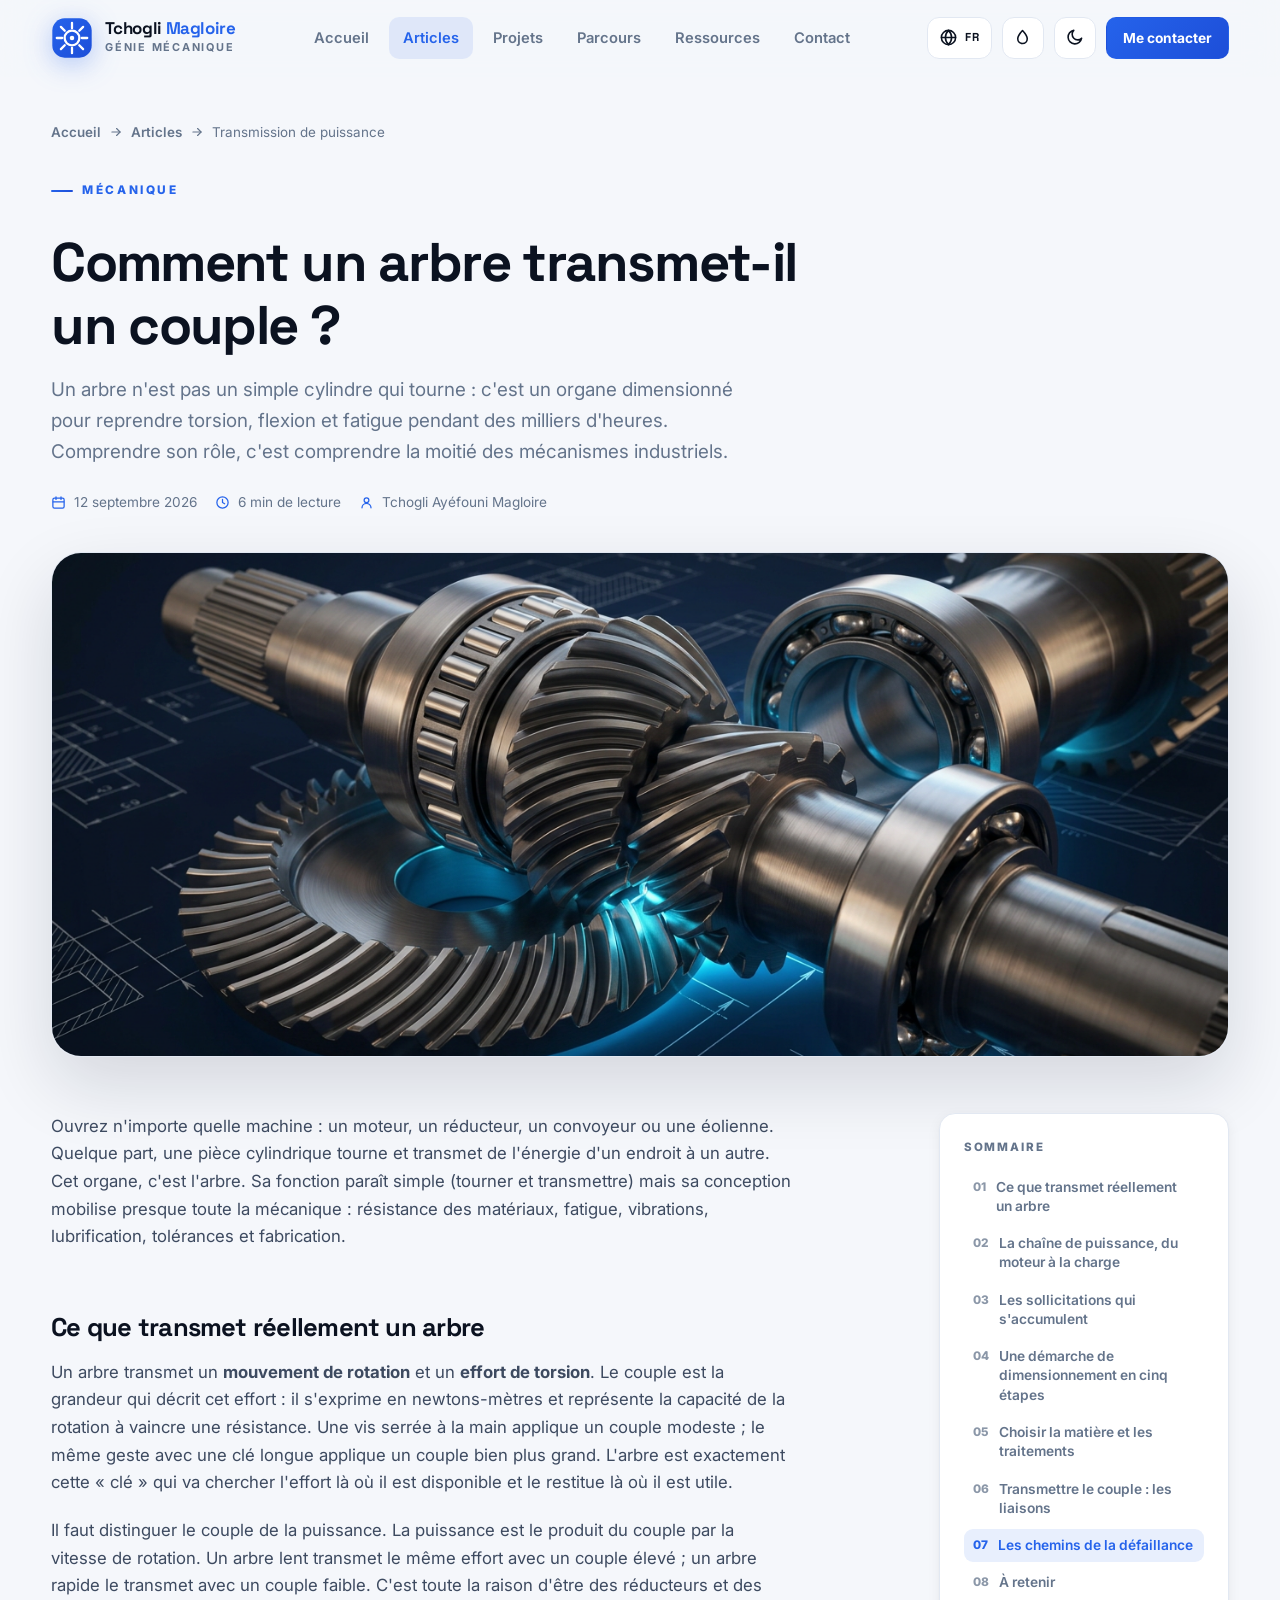
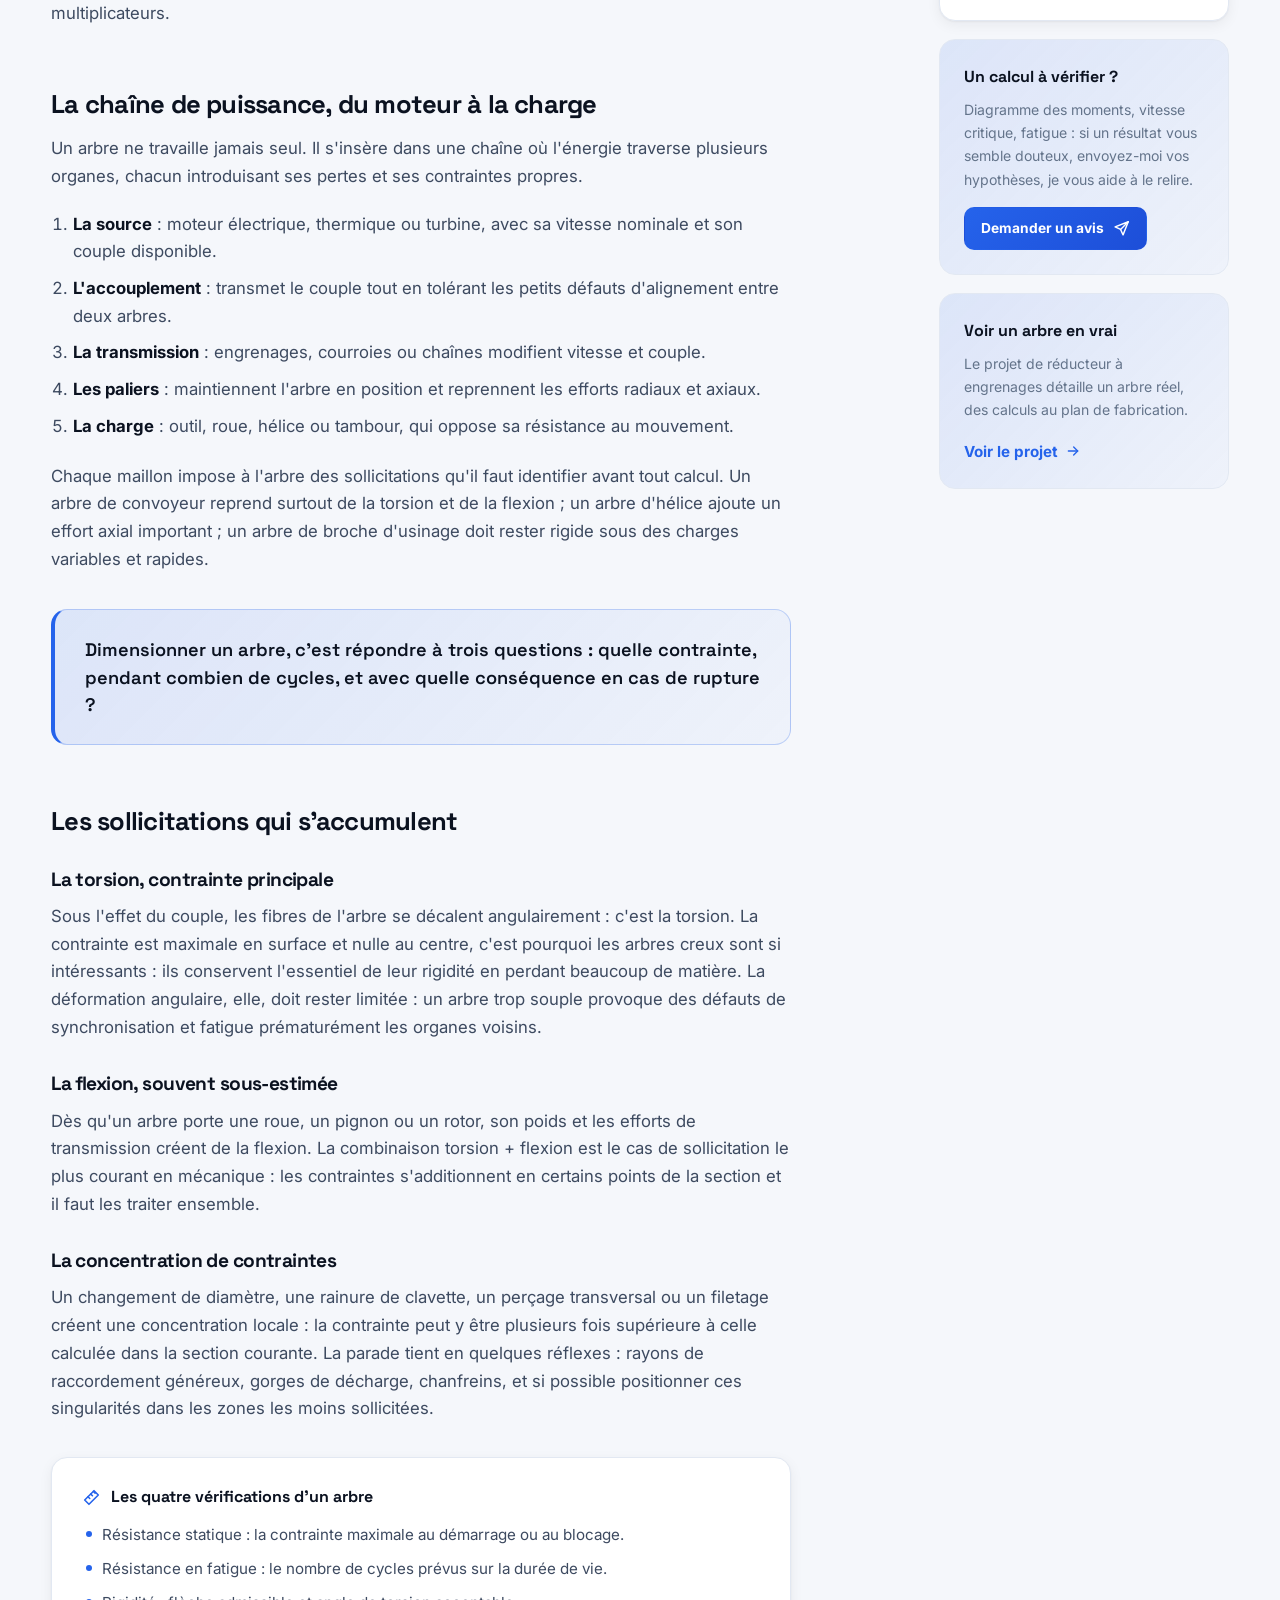
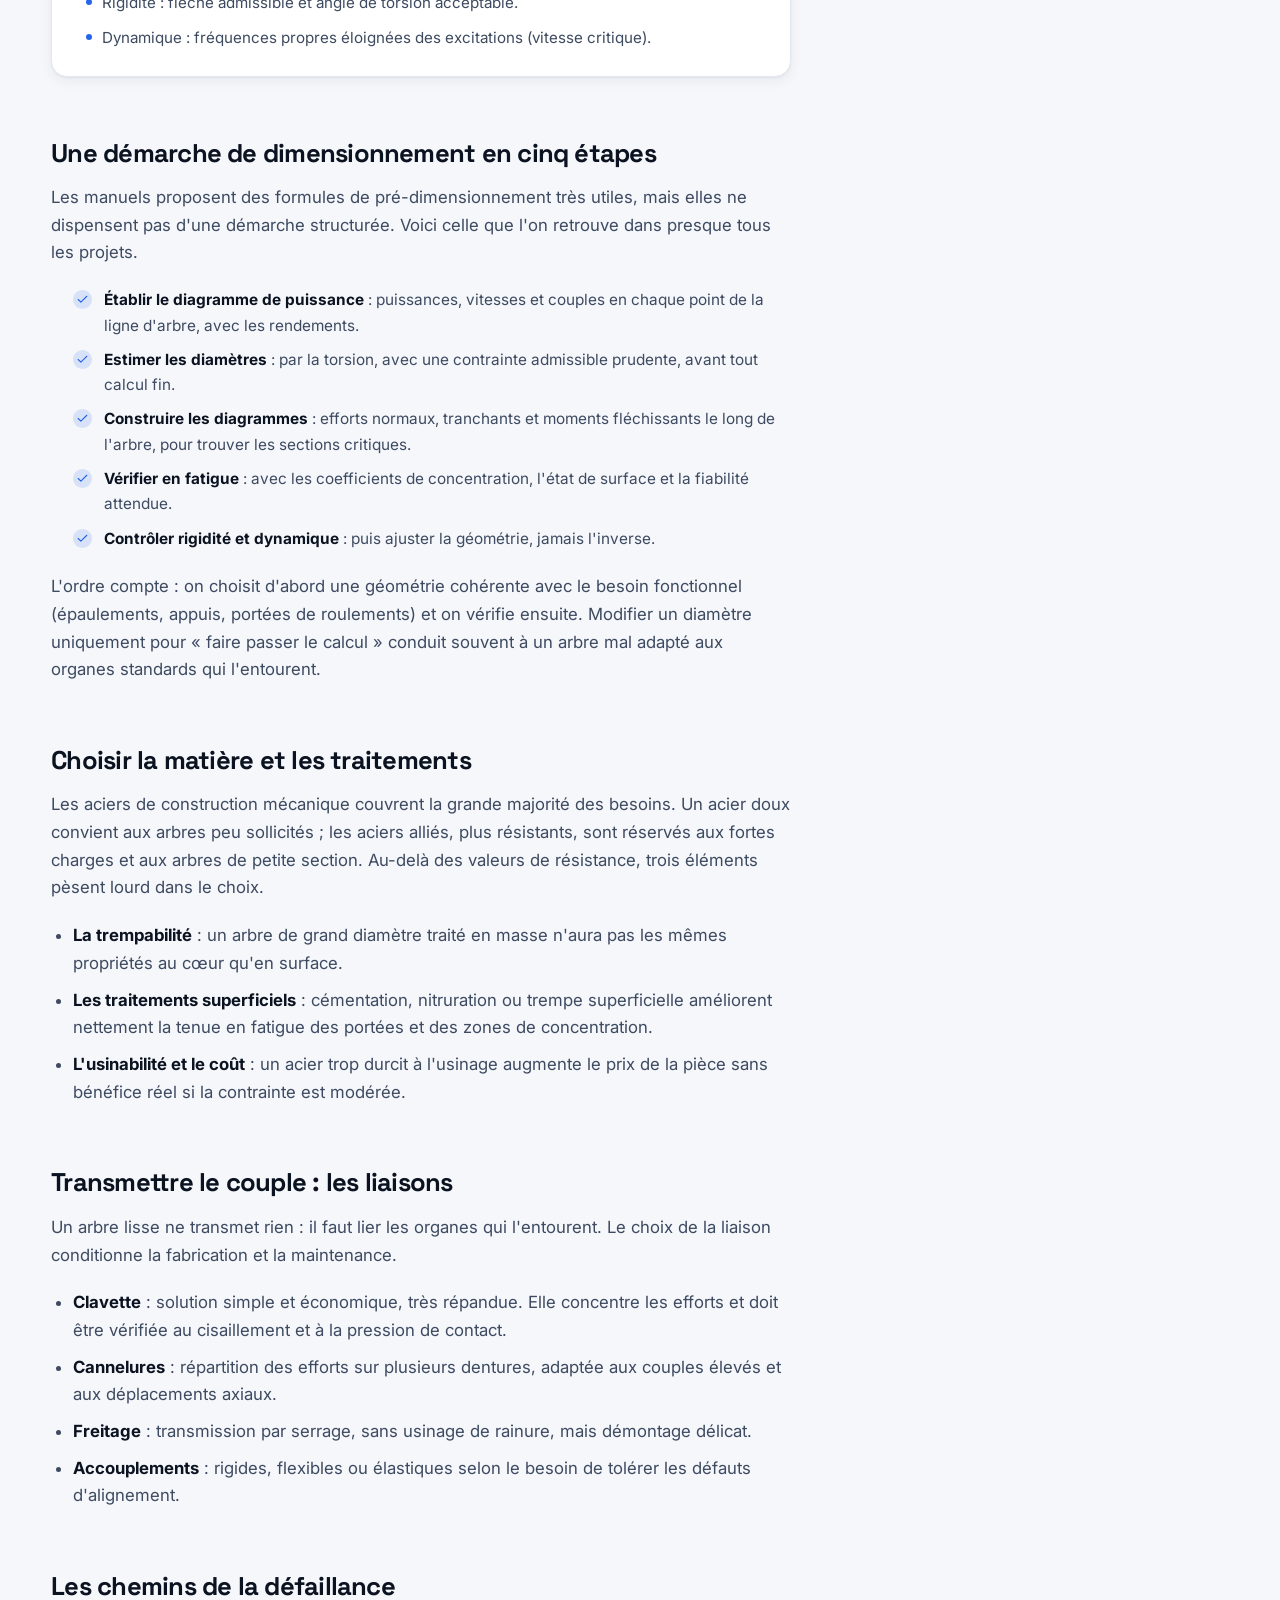
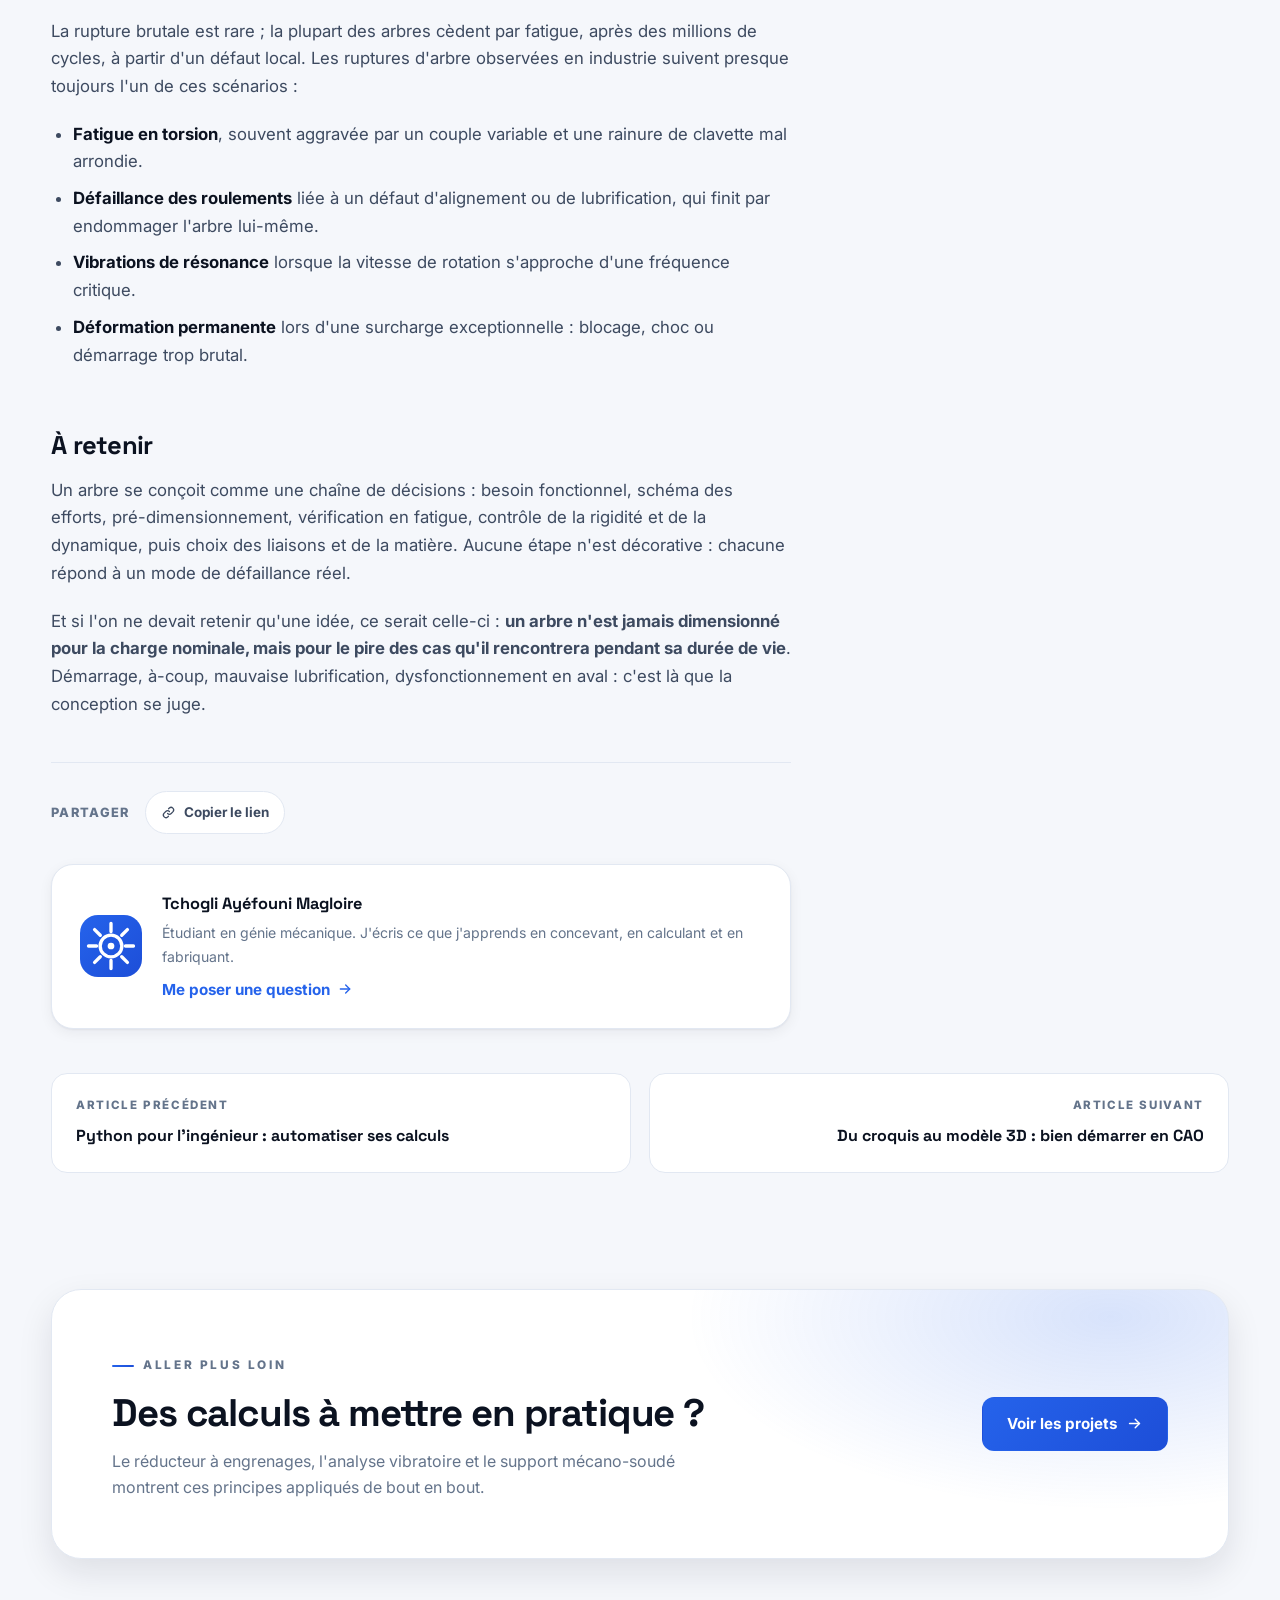
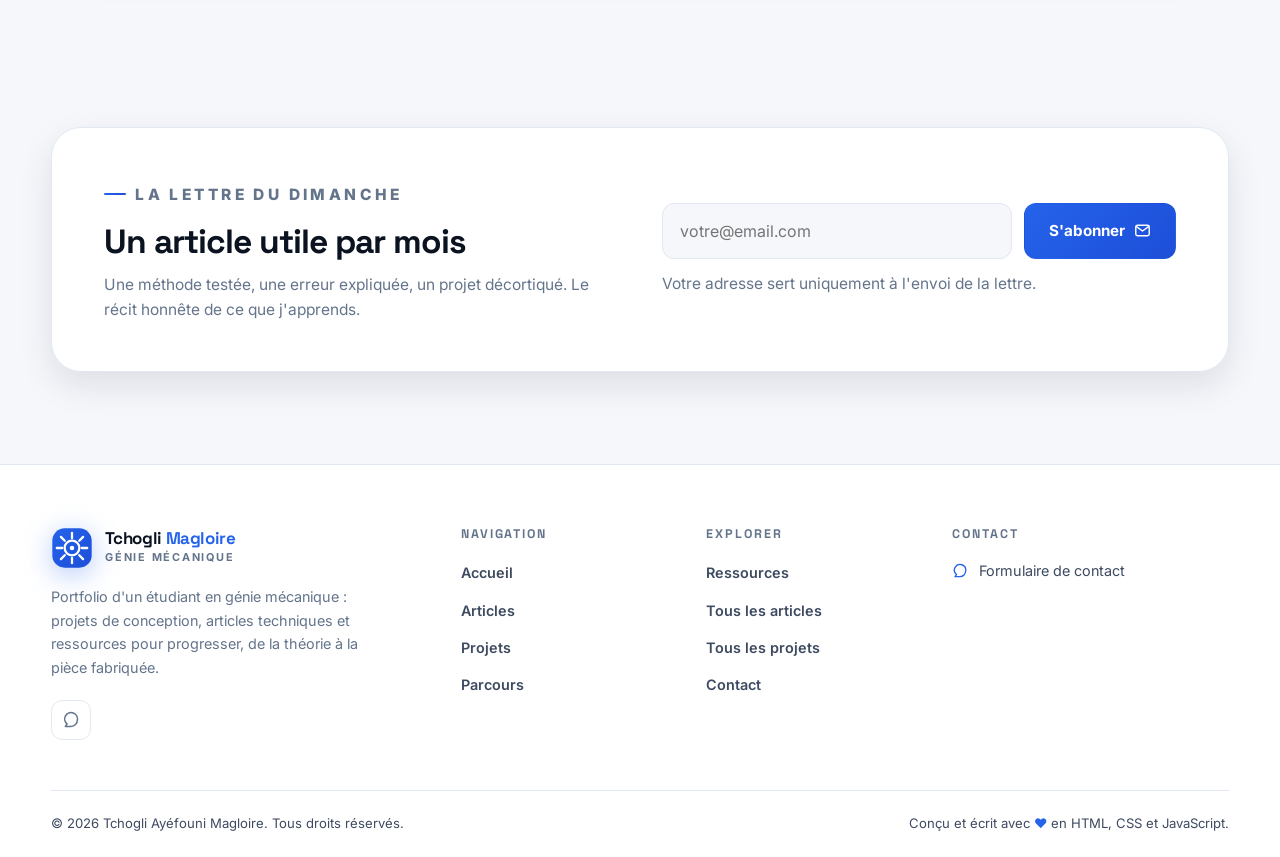
<file: article-mecanique.html>
<!DOCTYPE html>
<html lang="fr">
<head>
    <meta charset="UTF-8">
    <meta name="viewport" content="width=device-width, initial-scale=1.0">

    <title>Comment un arbre transmet-il un couple ? | Tchogli Ayéfouni Magloire</title>

    <meta name="description"
          content="Du moteur à la charge : comment un arbre de transmission reprend un couple, quelles contraintes le sollicitent et comment le dimensionner sans se tromper.">
    <meta name="author" content="Tchogli Ayéfouni Magloire">
    <meta name="keywords"
          content="arbre de transmission, couple, torsion, dimensionnement, clavette, fatigue, concentration de contraintes, génie mécanique">
    <meta name="theme-color" content="#f5f7fb">

    <meta property="og:type" content="article">
    <meta property="og:locale" content="fr_FR">
    <meta property="og:site_name" content="Tchogli Ayéfouni Magloire">
    <meta property="og:title" content="Comment un arbre transmet-il un couple ?">
    <meta property="og:description"
          content="Un arbre n'est pas un simple tube qui tourne : c'est un organe dimensionné pour reprendre torsion, flexion et fatigue pendant des milliers d'heures.">
    <meta property="og:image" content="assets/article-mecanique.png">
    <meta name="twitter:card" content="summary_large_image">

    <link rel="icon" type="image/svg+xml" href="favicon.svg">

    <link rel="preconnect" href="https://fonts.googleapis.com">
    <link rel="preconnect" href="https://fonts.gstatic.com" crossorigin>
    <link rel="stylesheet"
          href="https://fonts.googleapis.com/css2?family=Inter:wght@400;500;600;700&family=Space+Grotesk:wght@500;600;700&display=swap">

    <link rel="stylesheet" href="style.css">

    <script>
        /* Applique le thème et l'accent mémorisés avant le premier rendu */
        (function () {
            var root = document.documentElement;
            var theme = "light";
            var accent = "azur";
            try {
                var stored = localStorage.getItem("theme");
                if (stored) {
                    theme = stored;
                } else if (window.matchMedia && window.matchMedia("(prefers-color-scheme: dark)").matches) {
                    theme = "dark";
                }
                accent = localStorage.getItem("accent") || "azur";
            } catch (error) {
                /* stockage indisponible : valeurs par défaut */
            }
            root.setAttribute("data-theme", theme);
            root.setAttribute("data-accent", accent);
        })();
    </script>

    <noscript>
        <style>
            .reveal { opacity: 1; transform: none; }
        </style>
    </noscript>
</head>

<body>

<a class="skip-link" href="#contenu">Aller au contenu principal</a>

<div class="read-progress" aria-hidden="true"></div>

<!-- Bibliothèque d'icônes (SVG sprite) -->

<svg style="position:absolute;width:0;height:0;overflow:hidden" aria-hidden="true"
     focusable="false" xmlns="http://www.w3.org/2000/svg">

    <symbol id="i-arrow-right" viewBox="0 0 24 24" fill="none" stroke="currentColor" stroke-width="2" stroke-linecap="round" stroke-linejoin="round"><path d="M5 12h14"/><path d="m13 6 6 6-6 6"/></symbol>
    <symbol id="i-arrow-left" viewBox="0 0 24 24" fill="none" stroke="currentColor" stroke-width="2" stroke-linecap="round" stroke-linejoin="round"><path d="M19 12H5"/><path d="m11 18-6-6 6-6"/></symbol>
    <symbol id="i-arrow-up" viewBox="0 0 24 24" fill="none" stroke="currentColor" stroke-width="2" stroke-linecap="round" stroke-linejoin="round"><path d="M12 19V5"/><path d="m6 11 6-6 6 6"/></symbol>
    <symbol id="i-check" viewBox="0 0 24 24" fill="none" stroke="currentColor" stroke-width="2" stroke-linecap="round" stroke-linejoin="round"><path d="M20 6 9 17l-5-5"/></symbol>
    <symbol id="i-check-circle" viewBox="0 0 24 24" fill="none" stroke="currentColor" stroke-width="2" stroke-linecap="round" stroke-linejoin="round"><circle cx="12" cy="12" r="9"/><path d="m8.5 12.5 2.5 2.5 4.5-5"/></symbol>
    <symbol id="i-close" viewBox="0 0 24 24" fill="none" stroke="currentColor" stroke-width="2" stroke-linecap="round" stroke-linejoin="round"><path d="M18 6 6 18"/><path d="m6 6 12 12"/></symbol>
    <symbol id="i-sun" viewBox="0 0 24 24" fill="none" stroke="currentColor" stroke-width="2" stroke-linecap="round" stroke-linejoin="round"><circle cx="12" cy="12" r="3.6"/><path d="M12 3v1.8M12 19.2V21M4.2 4.2l1.3 1.3M18.5 18.5l1.3 1.3M3 12h1.8M19.2 12H21M4.2 19.8l1.3-1.3M18.5 5.5l1.3-1.3"/></symbol>
    <symbol id="i-moon" viewBox="0 0 24 24" fill="none" stroke="currentColor" stroke-width="2" stroke-linecap="round" stroke-linejoin="round"><path d="M21 12.9A8.6 8.6 0 1 1 11.1 3a6.8 6.8 0 0 0 9.9 9.9Z"/></symbol>
    <symbol id="i-droplet" viewBox="0 0 24 24" fill="none" stroke="currentColor" stroke-width="2" stroke-linecap="round" stroke-linejoin="round"><path d="M12 3.2s6 6.4 6 10.4a6 6 0 0 1-12 0c0-4 6-10.4 6-10.4Z"/></symbol>
    <symbol id="i-copy" viewBox="0 0 24 24" fill="none" stroke="currentColor" stroke-width="2" stroke-linecap="round" stroke-linejoin="round"><rect x="9" y="9" width="12" height="12" rx="2.2"/><path d="M5 15H4.2A1.2 1.2 0 0 1 3 13.8V4.2A1.2 1.2 0 0 1 4.2 3h9.6A1.2 1.2 0 0 1 15 4.2V5"/></symbol>
    <symbol id="i-mail" viewBox="0 0 24 24" fill="none" stroke="currentColor" stroke-width="2" stroke-linecap="round" stroke-linejoin="round"><rect x="2.5" y="4.5" width="19" height="15" rx="2.5"/><path d="m3.5 6.5 8.5 6.2 8.5-6.2"/></symbol>
    <symbol id="i-send" viewBox="0 0 24 24" fill="none" stroke="currentColor" stroke-width="2" stroke-linecap="round" stroke-linejoin="round"><path d="M21.5 2.5 3 9.8l7.7 3.5 3.5 7.7Z"/><path d="M21.5 2.5 10.7 13.3"/></symbol>
    <symbol id="i-search" viewBox="0 0 24 24" fill="none" stroke="currentColor" stroke-width="2" stroke-linecap="round" stroke-linejoin="round"><circle cx="11" cy="11" r="6.5"/><path d="m20 20-4.3-4.3"/></symbol>
    <symbol id="i-clock" viewBox="0 0 24 24" fill="none" stroke="currentColor" stroke-width="2" stroke-linecap="round" stroke-linejoin="round"><circle cx="12" cy="12" r="9"/><path d="M12 6.8V12l3.4 2"/></symbol>
    <symbol id="i-calendar" viewBox="0 0 24 24" fill="none" stroke="currentColor" stroke-width="2" stroke-linecap="round" stroke-linejoin="round"><rect x="3" y="5" width="18" height="16" rx="2.5"/><path d="M8 3v4M16 3v4M3.5 11h17"/></symbol>
    <symbol id="i-tag" viewBox="0 0 24 24" fill="none" stroke="currentColor" stroke-width="2" stroke-linecap="round" stroke-linejoin="round"><path d="M20.6 13.3 13.3 20.6a2 2 0 0 1-2.8 0l-7.1-7.1A2 2 0 0 1 2.8 12V5.2a2 2 0 0 1 2-2h6.8a2 2 0 0 1 1.4.6l7.6 7.5a2 2 0 0 1 0 2Z"/><circle cx="7.6" cy="7.6" r="1.2"/></symbol>
    <symbol id="i-download" viewBox="0 0 24 24" fill="none" stroke="currentColor" stroke-width="2" stroke-linecap="round" stroke-linejoin="round"><path d="M12 3.5v11"/><path d="m7.5 10.5 4.5 4.5 4.5-4.5"/><path d="M4 20h16"/></symbol>
    <symbol id="i-external" viewBox="0 0 24 24" fill="none" stroke="currentColor" stroke-width="2" stroke-linecap="round" stroke-linejoin="round"><path d="M14 4h6v6"/><path d="M20 4 11 13"/><path d="M18.5 14v4.5a2 2 0 0 1-2 2H6a2 2 0 0 1-2-2V8a2 2 0 0 1 2-2h4.5"/></symbol>
    <symbol id="i-share" viewBox="0 0 24 24" fill="none" stroke="currentColor" stroke-width="2" stroke-linecap="round" stroke-linejoin="round"><circle cx="18" cy="5.2" r="2.6"/><circle cx="6" cy="12" r="2.6"/><circle cx="18" cy="18.8" r="2.6"/><path d="m8.4 10.7 7.2-4.2M8.4 13.3l7.2 4.2"/></symbol>
    <symbol id="i-link" viewBox="0 0 24 24" fill="none" stroke="currentColor" stroke-width="2" stroke-linecap="round" stroke-linejoin="round"><path d="M10.5 13.5a4.2 4.2 0 0 0 5.9 0l2.9-2.9a4.2 4.2 0 0 0-5.9-5.9l-1.3 1.3"/><path d="M13.5 10.5a4.2 4.2 0 0 0-5.9 0l-2.9 2.9a4.2 4.2 0 0 0 5.9 5.9l1.3-1.3"/></symbol>
    <symbol id="i-user" viewBox="0 0 24 24" fill="none" stroke="currentColor" stroke-width="2" stroke-linecap="round" stroke-linejoin="round"><circle cx="12" cy="8.4" r="3.8"/><path d="M4.8 20.4a7.2 7.2 0 0 1 14.4 0"/></symbol>
    <symbol id="i-map-pin" viewBox="0 0 24 24" fill="none" stroke="currentColor" stroke-width="2" stroke-linecap="round" stroke-linejoin="round"><path d="M12 21.2s7-6.3 7-11.2a7 7 0 1 0-14 0c0 4.9 7 11.2 7 11.2Z"/><circle cx="12" cy="10" r="2.6"/></symbol>
    <symbol id="i-message" viewBox="0 0 24 24" fill="none" stroke="currentColor" stroke-width="2" stroke-linecap="round" stroke-linejoin="round"><path d="M20.5 12a8.5 8.5 0 0 1-8.5 8.5H4.5l2.3-3.2A8.5 8.5 0 1 1 20.5 12Z"/></symbol>
    <symbol id="i-book" viewBox="0 0 24 24" fill="none" stroke="currentColor" stroke-width="2" stroke-linecap="round" stroke-linejoin="round"><path d="M12 6.6C12 5 10.7 3.6 8.4 3.6H3v13.6h5.4C10.7 17.2 12 18.6 12 20.2"/><path d="M12 6.6c0-1.6 1.3-3 3.6-3H21v13.6h-5.4c-2.3 0-3.6 1.4-3.6 3"/></symbol>
    <symbol id="i-file" viewBox="0 0 24 24" fill="none" stroke="currentColor" stroke-width="2" stroke-linecap="round" stroke-linejoin="round"><path d="M14 3.2H7.2A2.2 2.2 0 0 0 5 5.4v13.2a2.2 2.2 0 0 0 2.2 2.2h9.6a2.2 2.2 0 0 0 2.2-2.2V8Z"/><path d="M13.8 3.4V8h5.1"/><path d="M8.5 13h7M8.5 16.5h4.5"/></symbol>
    <symbol id="i-graduate" viewBox="0 0 24 24" fill="none" stroke="currentColor" stroke-width="2" stroke-linecap="round" stroke-linejoin="round"><path d="m12 4.2-9 4.1 9 4.1 9-4.1Z"/><path d="M7 10.4V15c0 1.4 2.2 2.6 5 2.6s5-1.2 5-2.6v-4.6"/></symbol>
    <symbol id="i-briefcase" viewBox="0 0 24 24" fill="none" stroke="currentColor" stroke-width="2" stroke-linecap="round" stroke-linejoin="round"><rect x="3" y="7.2" width="18" height="13" rx="2.4"/><path d="M9 7.2V5.4a2 2 0 0 1 2-2h2a2 2 0 0 1 2 2v1.8"/><path d="M3.5 12.6h17"/></symbol>
    <symbol id="i-lightbulb" viewBox="0 0 24 24" fill="none" stroke="currentColor" stroke-width="2" stroke-linecap="round" stroke-linejoin="round"><path d="M9.2 18h5.6"/><path d="M10.2 21h3.6"/><path d="M12 3a6 6 0 0 0-3.4 10.9c.6.5 1 1.2 1 2h4.8c0-.8.4-1.5 1-2A6 6 0 0 0 12 3Z"/></symbol>
    <symbol id="i-target" viewBox="0 0 24 24" fill="none" stroke="currentColor" stroke-width="2" stroke-linecap="round" stroke-linejoin="round"><circle cx="12" cy="12" r="8.6"/><circle cx="12" cy="12" r="4.8"/><circle cx="12" cy="12" r="1.3"/></symbol>
    <symbol id="i-trend" viewBox="0 0 24 24" fill="none" stroke="currentColor" stroke-width="2" stroke-linecap="round" stroke-linejoin="round"><path d="m3.5 17 5.8-5.8 3.8 3.8L20 8.2"/><path d="M15 8.2h5v5"/></symbol>
    <symbol id="i-chart" viewBox="0 0 24 24" fill="none" stroke="currentColor" stroke-width="2" stroke-linecap="round" stroke-linejoin="round"><path d="M3 20.5h18"/><rect x="5" y="11.5" width="3.6" height="6" rx="1.2"/><rect x="10.2" y="7.5" width="3.6" height="10" rx="1.2"/><rect x="15.4" y="13.5" width="3.6" height="4" rx="1.2"/></symbol>
    <symbol id="i-cube" viewBox="0 0 24 24" fill="none" stroke="currentColor" stroke-width="2" stroke-linecap="round" stroke-linejoin="round"><path d="M20.8 8.3v7.4L12 20.9 3.2 15.7V8.3L12 3.1Z"/><path d="M3.5 8.5 12 13.4l8.5-4.9"/><path d="M12 13.4v7.5"/></symbol>
    <symbol id="i-layers" viewBox="0 0 24 24" fill="none" stroke="currentColor" stroke-width="2" stroke-linecap="round" stroke-linejoin="round"><path d="m12 3.2 8.8 4.6L12 12.4 3.2 7.8Z"/><path d="m3.2 12.2 8.8 4.6 8.8-4.6"/><path d="m3.2 16.4 8.8 4.6 8.8-4.6"/></symbol>
    <symbol id="i-ruler" viewBox="0 0 24 24" fill="none" stroke="currentColor" stroke-width="2" stroke-linecap="round" stroke-linejoin="round"><path d="M3.4 15.2 15.2 3.4l5.4 5.4L8.8 20.6Z"/><path d="m7.6 11 2.2 2.2M11 7.6l2.2 2.2M14.4 4.2l2.2 2.2"/></symbol>
    <symbol id="i-code" viewBox="0 0 24 24" fill="none" stroke="currentColor" stroke-width="2" stroke-linecap="round" stroke-linejoin="round"><path d="M8.6 8l-4.6 4 4.6 4"/><path d="m15.4 8 4.6 4-4.6 4"/><path d="M13.4 4.8 10.6 19.2"/></symbol>
    <symbol id="i-flask" viewBox="0 0 24 24" fill="none" stroke="currentColor" stroke-width="2" stroke-linecap="round" stroke-linejoin="round"><path d="M9.5 3h5"/><path d="M10.5 3v5.6L5.7 17a2.4 2.4 0 0 0 2.1 3.6h8.4a2.4 2.4 0 0 0 2.1-3.6L13.5 8.6V3"/><path d="M7.6 14.4h8.8"/></symbol>
    <symbol id="i-cpu" viewBox="0 0 24 24" fill="none" stroke="currentColor" stroke-width="2" stroke-linecap="round" stroke-linejoin="round"><rect x="7.2" y="7.2" width="9.6" height="9.6" rx="2.2"/><path d="M10.5 2.6v4.4M13.5 2.6v4.4M10.5 17v4.4M13.5 17v4.4M2.6 10.5H7M2.6 13.5H7M17 10.5h4.4M17 13.5h4.4"/></symbol>
    <symbol id="i-wind" viewBox="0 0 24 24" fill="none" stroke="currentColor" stroke-width="2" stroke-linecap="round" stroke-linejoin="round"><path d="M3 8.2h9.4a2.9 2.9 0 1 0-2.9-2.9"/><path d="M3 15.8h13.4a2.9 2.9 0 1 1-2.9 2.9"/><path d="M3 12h16.4a2.9 2.9 0 1 0-2.9-2.9"/></symbol>
    <symbol id="i-shield" viewBox="0 0 24 24" fill="none" stroke="currentColor" stroke-width="2" stroke-linecap="round" stroke-linejoin="round"><path d="M12 3 5.2 5.8v6.1c0 4.3 2.9 7.9 6.8 9.4 3.9-1.5 6.8-5.1 6.8-9.4V5.8Z"/><path d="m9.4 11.9 2 2 3.2-3.4"/></symbol>
    <symbol id="i-sparkles" viewBox="0 0 24 24" fill="none" stroke="currentColor" stroke-width="2" stroke-linecap="round" stroke-linejoin="round"><path d="m11.5 3.8 1.6 4.4 4.4 1.6-4.4 1.6-1.6 4.4-1.6-4.4-4.4-1.6 4.4-1.6Z"/><path d="m18 15.4.8 2.2 2.2.8-2.2.8-.8 2.2-.8-2.2-2.2-.8 2.2-.8Z"/></symbol>
    <symbol id="i-refresh" viewBox="0 0 24 24" fill="none" stroke="currentColor" stroke-width="2" stroke-linecap="round" stroke-linejoin="round"><path d="M20.6 12a8.6 8.6 0 1 1-2.6-6.2"/><path d="M20.8 3.6v5h-5"/></symbol>
    <symbol id="i-play" viewBox="0 0 24 24" fill="none" stroke="currentColor" stroke-width="2" stroke-linecap="round" stroke-linejoin="round"><circle cx="12" cy="12" r="9"/><path d="m10.2 8.6 5.6 3.4-5.6 3.4Z"/></symbol>
    <symbol id="i-globe" viewBox="0 0 24 24" fill="none" stroke="currentColor" stroke-width="2" stroke-linecap="round" stroke-linejoin="round"><circle cx="12" cy="12" r="9"/><path d="M3.2 12h17.6"/><path d="M12 3c2.6 2.6 3.9 5.7 3.9 9s-1.3 6.4-3.9 9c-2.6-2.6-3.9-5.7-3.9-9S9.4 5.6 12 3Z"/></symbol>
    <symbol id="i-database" viewBox="0 0 24 24" fill="none" stroke="currentColor" stroke-width="2" stroke-linecap="round" stroke-linejoin="round"><ellipse cx="12" cy="6.2" rx="7.4" ry="3.2"/><path d="M4.6 6.2v11.6c0 1.8 3.3 3.2 7.4 3.2s7.4-1.4 7.4-3.2V6.2"/><path d="M4.6 12c0 1.8 3.3 3.2 7.4 3.2s7.4-1.4 7.4-3.2"/></symbol>
    <symbol id="i-zap" viewBox="0 0 24 24" fill="none" stroke="currentColor" stroke-width="2" stroke-linecap="round" stroke-linejoin="round"><path d="M13.4 2.4 4.8 13.6h6l-1.2 8 8.6-11.2h-6Z"/></symbol>
    <symbol id="i-pen" viewBox="0 0 24 24" fill="none" stroke="currentColor" stroke-width="2" stroke-linecap="round" stroke-linejoin="round"><path d="M15.6 4.4l4 4L8.8 19.2H4.8v-4Z"/><path d="m13.6 6.4 4 4"/></symbol>
    <symbol id="i-nut" viewBox="0 0 24 24" fill="none" stroke="currentColor" stroke-width="2" stroke-linecap="round" stroke-linejoin="round"><path d="M12 3.2 20 7.8v8.4l-8 4.6-8-4.6V7.8Z"/><circle cx="12" cy="12" r="3.1"/></symbol>
    <symbol id="i-cog" viewBox="0 0 24 24" fill="none" stroke="currentColor" stroke-width="2" stroke-linecap="round" stroke-linejoin="round"><circle cx="12" cy="12" r="4.6"/><circle cx="12" cy="12" r="1.4"/><path d="M12 2.2v3.4M12 18.4v3.4M3.4 5.6 6 8.2M18 15.8l2.6 2.6M2.2 12h3.4M18.4 12h3.4M3.4 18.4 6 15.8M18 8.2l2.6-2.6"/></symbol>
    <symbol id="i-eye" viewBox="0 0 24 24" fill="none" stroke="currentColor" stroke-width="2" stroke-linecap="round" stroke-linejoin="round"><path d="M2.5 12S6.2 6.4 12 6.4 21.5 12 21.5 12 17.8 17.6 12 17.6 2.5 12 2.5 12Z"/><circle cx="12" cy="12" r="2.8"/></symbol>
    <symbol id="i-award" viewBox="0 0 24 24" fill="none" stroke="currentColor" stroke-width="2" stroke-linecap="round" stroke-linejoin="round"><circle cx="12" cy="9.4" r="5.4"/><path d="m8.6 13.8-1.4 7 4.8-2.8 4.8 2.8-1.4-7"/></symbol>
    <symbol id="i-heart" viewBox="0 0 24 24" fill="none" stroke="currentColor" stroke-width="2" stroke-linecap="round" stroke-linejoin="round"><path d="M12 20.4S3.6 15.4 3.6 9.8a4.7 4.7 0 0 1 8.4-3 4.7 4.7 0 0 1 8.4 3c0 5.6-8.4 10.6-8.4 10.6Z"/></symbol>
    <symbol id="i-menu" viewBox="0 0 24 24" fill="none" stroke="currentColor" stroke-width="2" stroke-linecap="round" stroke-linejoin="round"><path d="M4 7h16M4 12h16M4 17h16"/></symbol>
</svg>


<!-- =========================================================
     EN-TÊTE
     ========================================================= -->

<header class="site-header">
    <div class="container nav-bar">

        <a class="brand" href="index.html" aria-label="Accueil, Tchogli Ayéfouni Magloire">
            <svg class="brand-mark" viewBox="0 0 48 48" aria-hidden="true">
                <defs>
                    <linearGradient id="brandGrad" x1="0" y1="0" x2="1" y2="1">
                        <stop offset="0" style="stop-color:var(--primary)"></stop>
                        <stop offset="1" style="stop-color:var(--primary-strong)"></stop>
                    </linearGradient>
                </defs>
                <rect x="1.5" y="1.5" width="45" height="45" rx="14" fill="url(#brandGrad)"></rect>
                <g fill="none" stroke="#ffffff" stroke-width="2.6" stroke-linecap="round">
                    <circle cx="24" cy="24" r="8.4"></circle>
                    <circle cx="24" cy="24" r="2.6" fill="#ffffff" stroke="none"></circle>
                    <path d="M24 6.6v6.2M24 35.2v6.2M6.6 24h6.2M35.2 24h6.2M11.3 11.3l4.4 4.4M32.3 32.3l4.4 4.4M11.3 36.7l4.4-4.4M32.3 15.7l4.4-4.4"></path>
                </g>
            </svg>
            <span>
                <span class="brand-name">Tchogli <span>Magloire</span></span>
                <span class="brand-role">Génie mécanique</span>
            </span>
        </a>

        <nav class="main-nav" aria-label="Navigation principale">
            <a class="nav-link" href="index.html">Accueil</a>
            <a class="nav-link active" href="articles.html" aria-current="page">Articles</a>
            <a class="nav-link" href="projets.html">Projets</a>
            <a class="nav-link" href="parcours.html">Parcours</a>
            <a class="nav-link" href="ressources.html">Ressources</a>
            <a class="nav-link" href="contact.html">Contact</a>
        </nav>

        <div class="nav-actions">

            <div class="lang-wrap" id="langWrap">
                <button class="icon-btn lang-btn" id="langBtn" type="button"
                        aria-expanded="false" aria-haspopup="dialog"
                        aria-label="Changer la langue du site" title="Langue du site">
                    <svg class="i" aria-hidden="true"><use href="#i-globe"></use></svg>
                    <span class="lang-code" id="langCode" translate="no">FR</span>
                </button>

                <div class="lang-pop" id="langPop" role="dialog" aria-label="Langue du site">
                    <span class="accent-pop-title">Langue du site</span>
                    <input class="lang-search" id="langSearch" type="search"
                           placeholder="Rechercher une langue" autocomplete="off"
                           aria-label="Rechercher une langue">
                    <div class="lang-list" id="langList" translate="no"></div>
                    <p class="accent-pop-note">
                        Traduction automatique par Google. Le choix reste mémorisé sur cet appareil.
                    </p>
                </div>
            </div>
            <div class="accent-wrap" id="accentWrap">
                <button class="icon-btn" id="accentBtn" type="button"
                        aria-expanded="false" aria-haspopup="true"
                        aria-label="Changer la couleur d'accent" title="Couleur d'accent">
                    <svg class="i" aria-hidden="true"><use href="#i-droplet"></use></svg>
                </button>

                <div class="accent-pop" id="accentPop" role="dialog" aria-label="Couleur d'accent">
                    <span class="accent-pop-title">Couleur d'accent</span>
                    <div class="accent-list">
                        <button class="accent-swatch" type="button" data-accent="azur"
                                aria-label="Accent azur" title="Azur"></button>
                        <button class="accent-swatch" type="button" data-accent="ambre"
                                aria-label="Accent ambre" title="Ambre"></button>
                        <button class="accent-swatch" type="button" data-accent="emeraude"
                                aria-label="Accent émeraude" title="Émeraude"></button>
                        <button class="accent-swatch" type="button" data-accent="violet"
                                aria-label="Accent violet" title="Violet"></button>
                    </div>
                    <p class="accent-pop-note">
                        L'accent colore tout le site et reste mémorisé sur cet appareil.
                    </p>
                </div>
            </div>

            <button class="icon-btn" type="button" data-theme-toggle
                    aria-pressed="false" aria-label="Basculer entre thème clair et sombre"
                    title="Passer en thème sombre">
                <svg class="i ic-moon" aria-hidden="true"><use href="#i-moon"></use></svg>
                <svg class="i ic-sun" aria-hidden="true"><use href="#i-sun"></use></svg>
            </button>

            <a class="btn sm nav-cta" href="contact.html">Me contacter</a>

            <button class="burger" id="menuBtn" type="button"
                    aria-label="Ouvrir le menu" aria-expanded="false" aria-controls="mobilePanel">
                <span></span>
            </button>

        </div>

    </div>
</header>


<!-- MENU MOBILE -->

<div class="mobile-panel" id="mobilePanel" aria-hidden="true">
    <div class="mobile-overlay"></div>

    <aside class="mobile-drawer" role="dialog" aria-label="Menu de navigation">

        <div class="mobile-head">
            <span class="brand">
                <svg class="brand-mark" viewBox="0 0 48 48" aria-hidden="true">
                    <defs>
                        <linearGradient id="brandGradMenu" x1="0" y1="0" x2="1" y2="1">
                            <stop offset="0" style="stop-color:var(--primary)"></stop>
                            <stop offset="1" style="stop-color:var(--primary-strong)"></stop>
                        </linearGradient>
                    </defs>
                    <rect x="1.5" y="1.5" width="45" height="45" rx="14" fill="url(#brandGradMenu)"></rect>
                    <g fill="none" stroke="#ffffff" stroke-width="2.6" stroke-linecap="round">
                        <circle cx="24" cy="24" r="8.4"></circle>
                        <circle cx="24" cy="24" r="2.6" fill="#ffffff" stroke="none"></circle>
                    </g>
                </svg>
                <span>
                    <span class="brand-name">Tchogli <span>Magloire</span></span>
                    <span class="brand-role">Génie mécanique</span>
                </span>
            </span>

            <button class="icon-btn" id="mobileClose" type="button" aria-label="Fermer le menu">
                <svg class="i" aria-hidden="true"><use href="#i-close"></use></svg>
            </button>
        </div>

        <nav class="m-nav" aria-label="Navigation mobile">
            <a href="index.html">Accueil <svg class="i" aria-hidden="true"><use href="#i-arrow-right"></use></svg></a>
            <a class="active" href="articles.html">Articles <svg class="i" aria-hidden="true"><use href="#i-arrow-right"></use></svg></a>
            <a href="projets.html">Projets <svg class="i" aria-hidden="true"><use href="#i-arrow-right"></use></svg></a>
            <a href="parcours.html">Parcours <svg class="i" aria-hidden="true"><use href="#i-arrow-right"></use></svg></a>
            <a href="ressources.html">Ressources <svg class="i" aria-hidden="true"><use href="#i-arrow-right"></use></svg></a>
            <a href="contact.html">Contact <svg class="i" aria-hidden="true"><use href="#i-arrow-right"></use></svg></a>
        </nav>

        <p class="mobile-label">Apparence</p>

        <div class="m-options">
            <div class="m-option-row">
                <span>Thème sombre</span>
                <button class="icon-btn" type="button" data-theme-toggle
                        aria-pressed="false" aria-label="Basculer entre thème clair et sombre"
                        title="Passer en thème sombre">
                    <svg class="i ic-moon" aria-hidden="true"><use href="#i-moon"></use></svg>
                    <svg class="i ic-sun" aria-hidden="true"><use href="#i-sun"></use></svg>
                </button>
            </div>

            <div class="m-option-row">
                <span>Couleur</span>
                <div class="accent-list">
                    <button class="accent-swatch" type="button" data-accent="azur"
                            aria-label="Accent azur" title="Azur"></button>
                    <button class="accent-swatch" type="button" data-accent="ambre"
                            aria-label="Accent ambre" title="Ambre"></button>
                    <button class="accent-swatch" type="button" data-accent="emeraude"
                            aria-label="Accent émeraude" title="Émeraude"></button>
                    <button class="accent-swatch" type="button" data-accent="violet"
                            aria-label="Accent violet" title="Violet"></button>
                </div>
            </div>
        </div>

        <p class="mobile-label">Langue</p>

        <select class="lang-select m-lang-select notranslate" data-lang-select
                aria-label="Langue du site" translate="no"></select>
        <a class="btn block m-cta" href="contact.html">
            Écrire un message
            <svg class="i" aria-hidden="true"><use href="#i-send"></use></svg>
        </a>

    </aside>
</div>


<main id="contenu">

    <article class="article-page">
        <div class="container">

            <nav class="breadcrumb" aria-label="Fil d'Ariane">
                <a href="index.html">Accueil</a>
                <svg class="i" aria-hidden="true"><use href="#i-arrow-right"></use></svg>
                <a href="articles.html">Articles</a>
                <svg class="i" aria-hidden="true"><use href="#i-arrow-right"></use></svg>
                <span>Transmission de puissance</span>
            </nav>

            <div class="article-head">
                <p class="eyebrow">Mécanique</p>
                <h1>Comment un arbre transmet-il un couple&nbsp;?</h1>
                <p class="article-lead">
                    Un arbre n'est pas un simple cylindre qui tourne : c'est un organe
                    dimensionné pour reprendre torsion, flexion et fatigue pendant des
                    milliers d'heures. Comprendre son rôle, c'est comprendre la moitié
                    des mécanismes industriels.
                </p>

                <div class="article-meta">
                    <span class="meta">
                        <svg class="i" aria-hidden="true"><use href="#i-calendar"></use></svg>
                        12 septembre 2026
                    </span>
                    <span class="meta">
                        <svg class="i" aria-hidden="true"><use href="#i-clock"></use></svg>
                        <span data-reading-meta>6 min de lecture</span>
                    </span>
                    <span class="meta">
                        <svg class="i" aria-hidden="true"><use href="#i-user"></use></svg>
                        Tchogli Ayéfouni Magloire
                    </span>
                </div>
            </div>

            <div class="article-hero-img">
                <img src="assets/article-mecanique.png"
                     alt="Engrenages et arbre de transmission en cours d'analyse mécanique">
            </div>

            <div class="article-layout">

                <div class="article-main">

                    <div class="article-body">

                        <p>
                            Ouvrez n'importe quelle machine : un moteur, un réducteur, un
                            convoyeur ou une éolienne. Quelque part, une pièce cylindrique
                            tourne et transmet de l'énergie d'un endroit à un autre. Cet
                            organe, c'est l'arbre. Sa fonction paraît simple (tourner et
                            transmettre) mais sa conception mobilise presque toute la
                            mécanique : résistance des matériaux, fatigue, vibrations,
                            lubrification, tolérances et fabrication.
                        </p>

                        <h2>Ce que transmet réellement un arbre</h2>

                        <p>
                            Un arbre transmet un <strong>mouvement de rotation</strong> et un
                            <strong>effort de torsion</strong>. Le couple est la grandeur
                            qui décrit cet effort : il s'exprime en newtons-mètres et
                            représente la capacité de la rotation à vaincre une résistance.
                            Une vis serrée à la main applique un couple modeste ; le même
                            geste avec une clé longue applique un couple bien plus grand.
                            L'arbre est exactement cette « clé » qui va chercher l'effort
                            là où il est disponible et le restitue là où il est utile.
                        </p>
                        <p>
                            Il faut distinguer le couple de la puissance. La puissance est
                            le produit du couple par la vitesse de rotation. Un arbre lent
                            transmet le même effort avec un couple élevé ; un arbre rapide
                            le transmet avec un couple faible. C'est toute la raison
                            d'être des réducteurs et des multiplicateurs.
                        </p>

                        <h2>La chaîne de puissance, du moteur à la charge</h2>

                        <p>
                            Un arbre ne travaille jamais seul. Il s'insère dans une chaîne
                            où l'énergie traverse plusieurs organes, chacun introduisant
                            ses pertes et ses contraintes propres.
                        </p>
                        <ol>
                            <li><strong>La source</strong> : moteur électrique, thermique
                            ou turbine, avec sa vitesse nominale et son couple disponible.</li>
                            <li><strong>L'accouplement</strong> : transmet le couple tout en
                            tolérant les petits défauts d'alignement entre deux arbres.</li>
                            <li><strong>La transmission</strong> : engrenages, courroies ou
                            chaînes modifient vitesse et couple.</li>
                            <li><strong>Les paliers</strong> : maintiennent l'arbre en
                            position et reprennent les efforts radiaux et axiaux.</li>
                            <li><strong>La charge</strong> : outil, roue, hélice ou tambour,
                            qui oppose sa résistance au mouvement.</li>
                        </ol>

                        <p>
                            Chaque maillon impose à l'arbre des sollicitations qu'il faut
                            identifier avant tout calcul. Un arbre de convoyeur reprend
                            surtout de la torsion et de la flexion ; un arbre d'hélice
                            ajoute un effort axial important ; un arbre de broche d'usinage
                            doit rester rigide sous des charges variables et rapides.
                        </p>

                        <blockquote>
                            Dimensionner un arbre, c'est répondre à trois questions :
                            quelle contrainte, pendant combien de cycles, et avec quelle
                            conséquence en cas de rupture ?
                        </blockquote>

                        <h2>Les sollicitations qui s'accumulent</h2>

                        <h3>La torsion, contrainte principale</h3>
                        <p>
                            Sous l'effet du couple, les fibres de l'arbre se décalent
                            angulairement : c'est la torsion. La contrainte est maximale en
                            surface et nulle au centre, c'est pourquoi les arbres creux
                            sont si intéressants : ils conservent l'essentiel de leur
                            rigidité en perdant beaucoup de matière. La déformation
                            angulaire, elle, doit rester limitée : un arbre trop souple
                            provoque des défauts de synchronisation et fatigue
                            prématurément les organes voisins.
                        </p>

                        <h3>La flexion, souvent sous-estimée</h3>
                        <p>
                            Dès qu'un arbre porte une roue, un pignon ou un rotor, son
                            poids et les efforts de transmission créent de la flexion. La
                            combinaison torsion + flexion est le cas de sollicitation le
                            plus courant en mécanique : les contraintes s'additionnent en
                            certains points de la section et il faut les traiter
                            ensemble.
                        </p>

                        <h3>La concentration de contraintes</h3>
                        <p>
                            Un changement de diamètre, une rainure de clavette, un perçage
                            transversal ou un filetage créent une concentration locale :
                            la contrainte peut y être plusieurs fois supérieure à celle
                            calculée dans la section courante. La parade tient en
                            quelques réflexes : rayons de raccordement généreux, gorges de
                            décharge, chanfreins, et si possible positionner ces
                            singularités dans les zones les moins sollicitées.
                        </p>

                        <div class="callout">
                            <strong>
                                <svg class="i" aria-hidden="true"><use href="#i-ruler"></use></svg>
                                Les quatre vérifications d'un arbre
                            </strong>
                            <ul>
                                <li>Résistance statique : la contrainte maximale au démarrage ou au blocage.</li>
                                <li>Résistance en fatigue : le nombre de cycles prévus sur la durée de vie.</li>
                                <li>Rigidité : flèche admissible et angle de torsion acceptable.</li>
                                <li>Dynamique : fréquences propres éloignées des excitations (vitesse critique).</li>
                            </ul>
                        </div>

                        <h2>Une démarche de dimensionnement en cinq étapes</h2>

                        <p>
                            Les manuels proposent des formules de pré-dimensionnement très
                            utiles, mais elles ne dispensent pas d'une démarche structurée.
                            Voici celle que l'on retrouve dans presque tous les projets.
                        </p>

                        <ul class="check-list">
                            <li>
                                <svg class="i" aria-hidden="true"><use href="#i-check"></use></svg>
                                <span><strong>Établir le diagramme de puissance</strong> :
                                puissances, vitesses et couples en chaque point de la ligne
                                d'arbre, avec les rendements.</span>
                            </li>
                            <li>
                                <svg class="i" aria-hidden="true"><use href="#i-check"></use></svg>
                                <span><strong>Estimer les diamètres</strong> : par la
                                torsion, avec une contrainte admissible prudente, avant tout
                                calcul fin.</span>
                            </li>
                            <li>
                                <svg class="i" aria-hidden="true"><use href="#i-check"></use></svg>
                                <span><strong>Construire les diagrammes</strong> : efforts
                                normaux, tranchants et moments fléchissants le long de
                                l'arbre, pour trouver les sections critiques.</span>
                            </li>
                            <li>
                                <svg class="i" aria-hidden="true"><use href="#i-check"></use></svg>
                                <span><strong>Vérifier en fatigue</strong> : avec les
                                coefficients de concentration, l'état de surface et la
                                fiabilité attendue.</span>
                            </li>
                            <li>
                                <svg class="i" aria-hidden="true"><use href="#i-check"></use></svg>
                                <span><strong>Contrôler rigidité et dynamique</strong> : puis
                                ajuster la géométrie, jamais l'inverse.</span>
                            </li>
                        </ul>

                        <p>
                            L'ordre compte : on choisit d'abord une géométrie cohérente avec
                            le besoin fonctionnel (épaulements, appuis, portées de
                            roulements) et on vérifie ensuite. Modifier un diamètre
                            uniquement pour « faire passer le calcul » conduit souvent à un
                            arbre mal adapté aux organes standards qui l'entourent.
                        </p>

                        <h2>Choisir la matière et les traitements</h2>

                        <p>
                            Les aciers de construction mécanique couvrent la grande
                            majorité des besoins. Un acier doux convient aux arbres peu
                            sollicités ; les aciers alliés, plus résistants, sont réservés
                            aux fortes charges et aux arbres de petite section. Au-delà des
                            valeurs de résistance, trois éléments pèsent lourd dans le
                            choix.
                        </p>
                        <ul>
                            <li><strong>La trempabilité</strong> : un arbre de grand
                            diamètre traité en masse n'aura pas les mêmes propriétés au
                            cœur qu'en surface.</li>
                            <li><strong>Les traitements superficiels</strong> :
                            cémentation, nitruration ou trempe superficielle améliorent
                            nettement la tenue en fatigue des portées et des zones de
                            concentration.</li>
                            <li><strong>L'usinabilité et le coût</strong> : un acier trop
                            durcit à l'usinage augmente le prix de la pièce sans bénéfice
                            réel si la contrainte est modérée.</li>
                        </ul>

                        <h2>Transmettre le couple : les liaisons</h2>

                        <p>
                            Un arbre lisse ne transmet rien : il faut lier les organes qui
                            l'entourent. Le choix de la liaison conditionne la fabrication
                            et la maintenance.
                        </p>
                        <ul>
                            <li><strong>Clavette</strong> : solution simple et économique,
                            très répandue. Elle concentre les efforts et doit être vérifiée
                            au cisaillement et à la pression de contact.</li>
                            <li><strong>Cannelures</strong> : répartition des efforts sur
                            plusieurs dentures, adaptée aux couples élevés et aux
                            déplacements axiaux.</li>
                            <li><strong>Freitage</strong> : transmission par serrage, sans
                            usinage de rainure, mais démontage délicat.</li>
                            <li><strong>Accouplements</strong> : rigides, flexibles ou
                            élastiques selon le besoin de tolérer les défauts
                            d'alignement.</li>
                        </ul>

                        <h2>Les chemins de la défaillance</h2>

                        <p>
                            La rupture brutale est rare ; la plupart des arbres cèdent par
                            fatigue, après des millions de cycles, à partir d'un défaut
                            local. Les ruptures d'arbre observées en industrie suivent
                            presque toujours l'un de ces scénarios :
                        </p>
                        <ul>
                            <li><strong>Fatigue en torsion</strong>, souvent aggravée par
                            un couple variable et une rainure de clavette mal
                            arrondie.</li>
                            <li><strong>Défaillance des roulements</strong> liée à un
                            défaut d'alignement ou de lubrification, qui finit par
                            endommager l'arbre lui-même.</li>
                            <li><strong>Vibrations de résonance</strong> lorsque la vitesse
                            de rotation s'approche d'une fréquence critique.</li>
                            <li><strong>Déformation permanente</strong> lors d'une
                            surcharge exceptionnelle : blocage, choc ou démarrage trop
                            brutal.</li>
                        </ul>

                        <h2>À retenir</h2>

                        <p>
                            Un arbre se conçoit comme une chaîne de décisions : besoin
                            fonctionnel, schéma des efforts, pré-dimensionnement,
                            vérification en fatigue, contrôle de la rigidité et de la
                            dynamique, puis choix des liaisons et de la matière. Aucune
                            étape n'est décorative : chacune répond à un mode de
                            défaillance réel.
                        </p>
                        <p>
                            Et si l'on ne devait retenir qu'une idée, ce serait celle-ci :
                            <strong>un arbre n'est jamais dimensionné pour la charge
                            nominale, mais pour le pire des cas qu'il rencontrera pendant
                            sa durée de vie</strong>. Démarrage, à-coup, mauvaise
                            lubrification, dysfonctionnement en aval : c'est là que la
                            conception se juge.
                        </p>

                    </div>

                    <div class="share-row">
                        <span class="label">Partager</span>

                        <button class="share-btn" type="button" data-copy-link
                                data-copy-message="Lien de l'article copié !">
                            <svg class="i" aria-hidden="true"><use href="#i-link"></use></svg>
                            Copier le lien
                        </button>

                    </div>

                    <div class="author-box">
                        <div class="author-avatar">
                            <svg viewBox="0 0 48 48" aria-hidden="true">
                                <defs>
                                    <linearGradient id="brandGradAuthor" x1="0" y1="0" x2="1" y2="1">
                                        <stop offset="0" style="stop-color:var(--primary)"></stop>
                                        <stop offset="1" style="stop-color:var(--primary-strong)"></stop>
                                    </linearGradient>
                                </defs>
                                <rect x="0" y="0" width="48" height="48" fill="url(#brandGradAuthor)"></rect>
                                <g fill="none" stroke="#ffffff" stroke-width="2.6" stroke-linecap="round">
                                    <circle cx="24" cy="24" r="8.4"></circle>
                                    <circle cx="24" cy="24" r="2.6" fill="#ffffff" stroke="none"></circle>
                                    <path d="M24 6.6v6.2M24 35.2v6.2M6.6 24h6.2M35.2 24h6.2M11.3 11.3l4.4 4.4M32.3 32.3l4.4 4.4M11.3 36.7l4.4-4.4M32.3 15.7l4.4-4.4"></path>
                                </g>
                            </svg>
                        </div>
                        <div>
                            <strong>Tchogli Ayéfouni Magloire</strong>
                            <p>Étudiant en génie mécanique. J'écris ce que j'apprends en concevant, en calculant et en fabriquant.</p>
                            <a class="text-link" href="contact.html">
                                Me poser une question
                                <svg class="i" aria-hidden="true"><use href="#i-arrow-right"></use></svg>
                            </a>
                        </div>
                    </div>

                </div>

                <aside class="article-side">

                    <nav class="toc" aria-label="Sommaire de l'article">
                        <span class="toc-title">Sommaire</span>
                        <ol></ol>
                    </nav>

                    <div class="side-card">
                        <strong>Un calcul à vérifier ?</strong>
                        <p>
                            Diagramme des moments, vitesse critique, fatigue : si un
                            résultat vous semble douteux, envoyez-moi vos hypothèses, je
                            vous aide à le relire.
                        </p>
                        <a class="btn sm" href="contact.html">
                            Demander un avis
                            <svg class="i" aria-hidden="true"><use href="#i-send"></use></svg>
                        </a>
                    </div>

                    <div class="side-card">
                        <strong>Voir un arbre en vrai</strong>
                        <p>
                            Le projet de réducteur à engrenages détaille un arbre réel,
                            des calculs au plan de fabrication.
                        </p>
                        <a class="text-link" href="projets.html">
                            Voir le projet
                            <svg class="i" aria-hidden="true"><use href="#i-arrow-right"></use></svg>
                        </a>
                    </div>

                </aside>

            </div>

            <nav class="post-nav" aria-label="Navigation entre les articles">
                <a href="article-programmation.html">
                    <span>Article précédent</span>
                    <strong>Python pour l'ingénieur : automatiser ses calculs</strong>
                </a>
                <a class="next" href="article-cao.html">
                    <span>Article suivant</span>
                    <strong>Du croquis au modèle 3D : bien démarrer en CAO</strong>
                </a>
            </nav>

        </div>
    </article>


    <section class="cta">
        <div class="container">
            <div class="cta-box reveal">
                <div>
                    <p class="eyebrow">Aller plus loin</p>
                    <h2>Des calculs à mettre en pratique ?</h2>
                    <p>
                        Le réducteur à engrenages, l'analyse vibratoire et le support
                        mécano-soudé montrent ces principes appliqués de bout en bout.
                    </p>
                </div>
                <a class="btn" href="projets.html">
                    Voir les projets
                    <svg class="i" aria-hidden="true"><use href="#i-arrow-right"></use></svg>
                </a>
            </div>
        </div>
    </section>

    <section class="section tight">
        <div class="container">
            <div class="newsletter-box reveal">
                <div>
                    <p class="eyebrow">La lettre du dimanche</p>
                    <h2>Un article utile par mois</h2>
                    <p>
                        Une méthode testée, une erreur expliquée, un projet décortiqué.
                        Le récit honnête de ce que j'apprends.
                    </p>
                </div>

                <div>
                    <form class="newsletter-form"
                          action="https://formsubmit.co/maglo9501@gmail.com" method="POST">
                        <input type="hidden" name="_subject" value="Nouvel abonné à la lettre du dimanche">
                        <input type="hidden" name="_template" value="table">
                        <input type="text" name="_honey" class="form-honey" tabindex="-1" autocomplete="off">

                        <label class="sr-only" for="newsletter-email">Votre adresse email</label>
                        <input id="newsletter-email" type="email" name="email"
                               placeholder="votre@email.com" required>
                        <button class="btn" type="submit">
                            S'abonner
                            <svg class="i" aria-hidden="true"><use href="#i-mail"></use></svg>
                        </button>
                    </form>
                    <p class="form-note">
                        Votre adresse sert uniquement à l'envoi de la lettre.
                    </p>
                </div>
            </div>
        </div>
    </section>

</main>


<!-- =========================================================
     PIED DE PAGE
     ========================================================= -->

<footer class="site-footer">
    <div class="container">

        <div class="footer-grid">

            <div class="footer-brand">
                <a class="brand" href="index.html">
                    <svg class="brand-mark" viewBox="0 0 48 48" aria-hidden="true">
                        <defs>
                            <linearGradient id="brandGradFoot" x1="0" y1="0" x2="1" y2="1">
                                <stop offset="0" style="stop-color:var(--primary)"></stop>
                                <stop offset="1" style="stop-color:var(--primary-strong)"></stop>
                            </linearGradient>
                        </defs>
                        <rect x="1.5" y="1.5" width="45" height="45" rx="14" fill="url(#brandGradFoot)"></rect>
                        <g fill="none" stroke="#ffffff" stroke-width="2.6" stroke-linecap="round">
                            <circle cx="24" cy="24" r="8.4"></circle>
                            <circle cx="24" cy="24" r="2.6" fill="#ffffff" stroke="none"></circle>
                            <path d="M24 6.6v6.2M24 35.2v6.2M6.6 24h6.2M35.2 24h6.2M11.3 11.3l4.4 4.4M32.3 32.3l4.4 4.4M11.3 36.7l4.4-4.4M32.3 15.7l4.4-4.4"></path>
                        </g>
                    </svg>
                    <span>
                        <span class="brand-name">Tchogli <span>Magloire</span></span>
                        <span class="brand-role">Génie mécanique</span>
                    </span>
                </a>

                <p>
                    Portfolio d'un étudiant en génie mécanique : projets de conception,
                    articles techniques et ressources pour progresser, de la théorie
                    à la pièce fabriquée.
                </p>

                <div class="socials">
                    <a class="social-btn" href="contact.html"
                       aria-label="Ouvrir la page contact" title="Page contact">
                        <svg aria-hidden="true"><use href="#i-message"></use></svg>
                    </a>
                </div>
            </div>

            <div class="f-col">
                <h4>Navigation</h4>
                <ul class="f-links">
                    <li><a href="index.html">Accueil</a></li>
                    <li><a href="articles.html">Articles</a></li>
                    <li><a href="projets.html">Projets</a></li>
                    <li><a href="parcours.html">Parcours</a></li>
                </ul>
            </div>

            <div class="f-col">
                <h4>Explorer</h4>
                <ul class="f-links">
                    <li><a href="ressources.html">Ressources</a></li>
                    <li><a href="articles.html">Tous les articles</a></li>
                    <li><a href="projets.html">Tous les projets</a></li>
                    <li><a href="contact.html">Contact</a></li>
                </ul>
            </div>

            <div class="f-col">
                <h4>Contact</h4>
                <ul class="f-contact">
                    <li>
                        <svg class="i" aria-hidden="true"><use href="#i-message"></use></svg>
                        <a href="contact.html">Formulaire de contact</a>
                    </li>
                </ul>
            </div>

        </div>

        <div class="footer-bottom">
            <p>© <span class="current-year">2026</span> Tchogli Ayéfouni Magloire. Tous droits réservés.</p>
            <p>Conçu et écrit avec <span class="heart">♥</span> en HTML, CSS et JavaScript.</p>
        </div>

    </div>
</footer>


<button class="to-top" id="toTop" type="button" aria-label="Revenir en haut de la page" title="Haut de page">
    <svg class="i" aria-hidden="true"><use href="#i-arrow-up"></use></svg>
</button>

<div class="toast" id="toast" role="status" aria-live="polite">
    <svg class="i" aria-hidden="true"><use href="#i-check-circle"></use></svg>
    <span data-toast-text>Copié !</span>
</div>


<script src="script.js"></script>

</body>
</html>
</file>
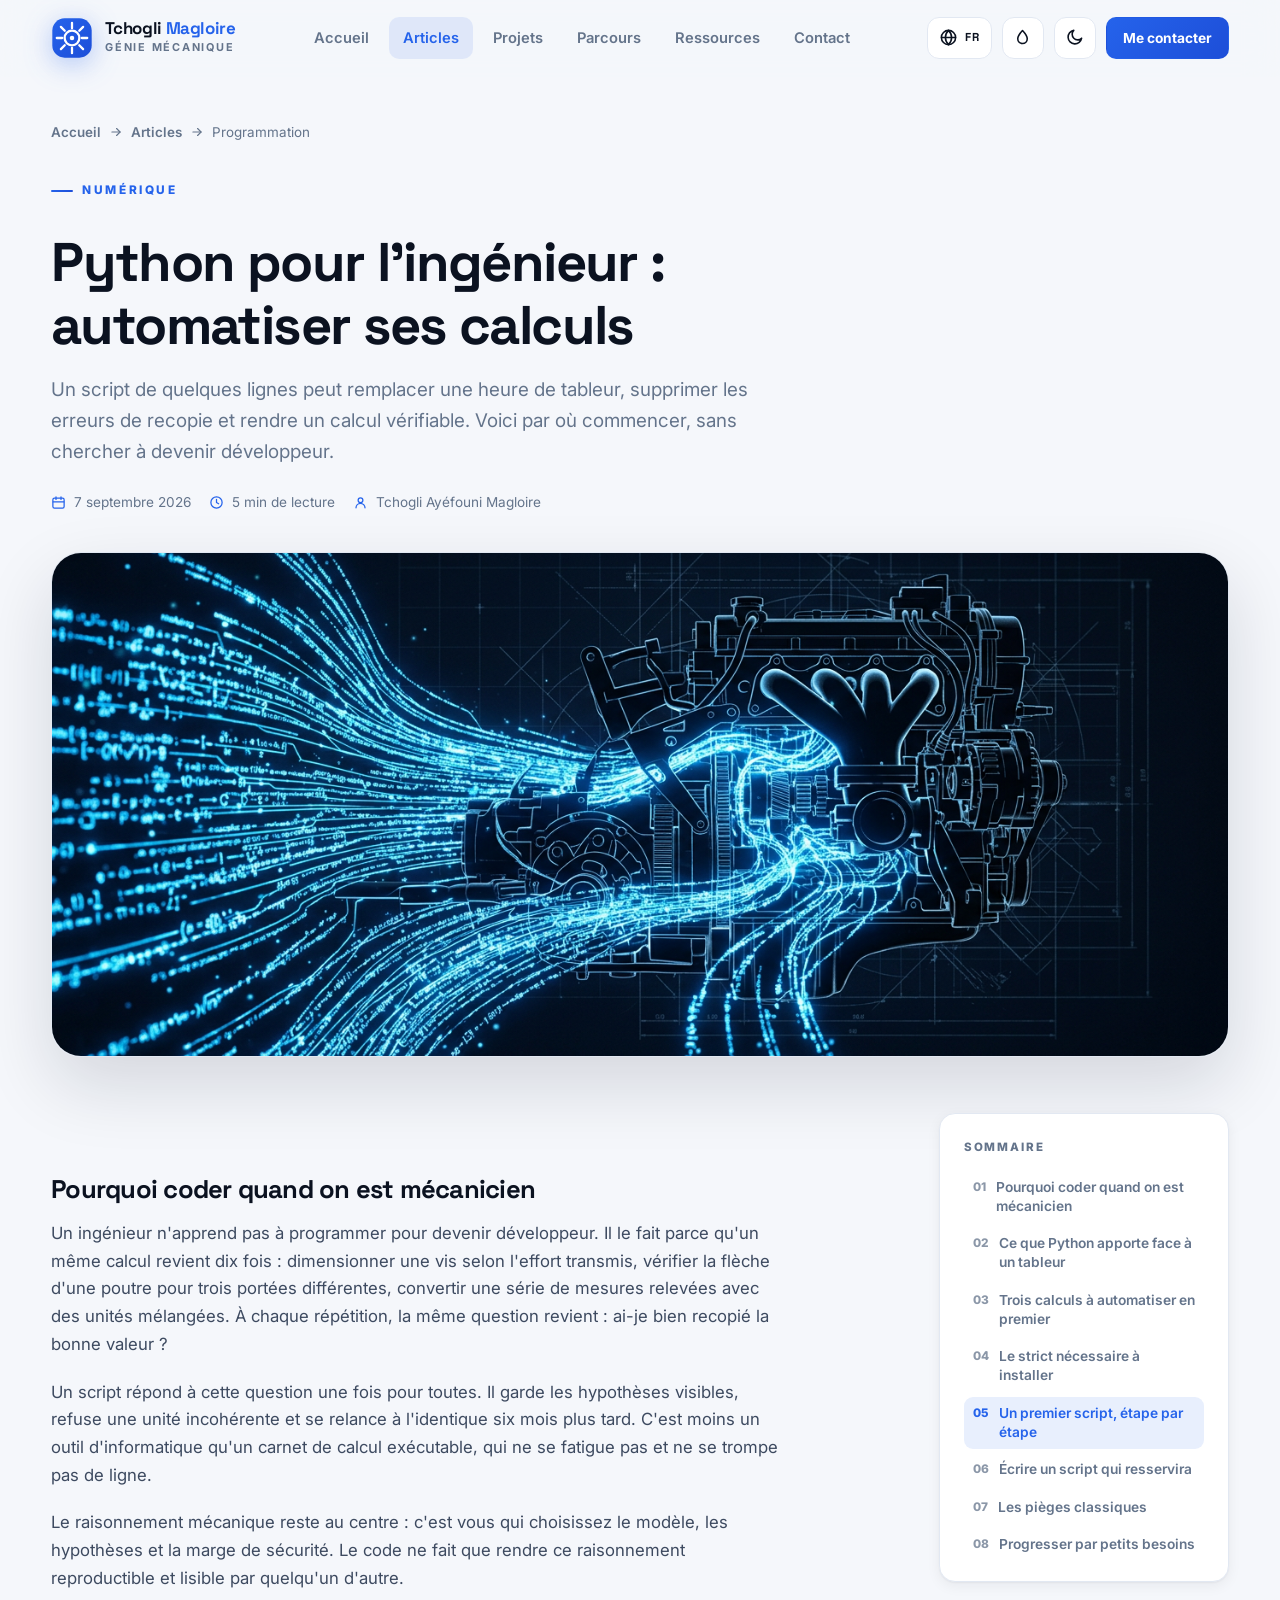
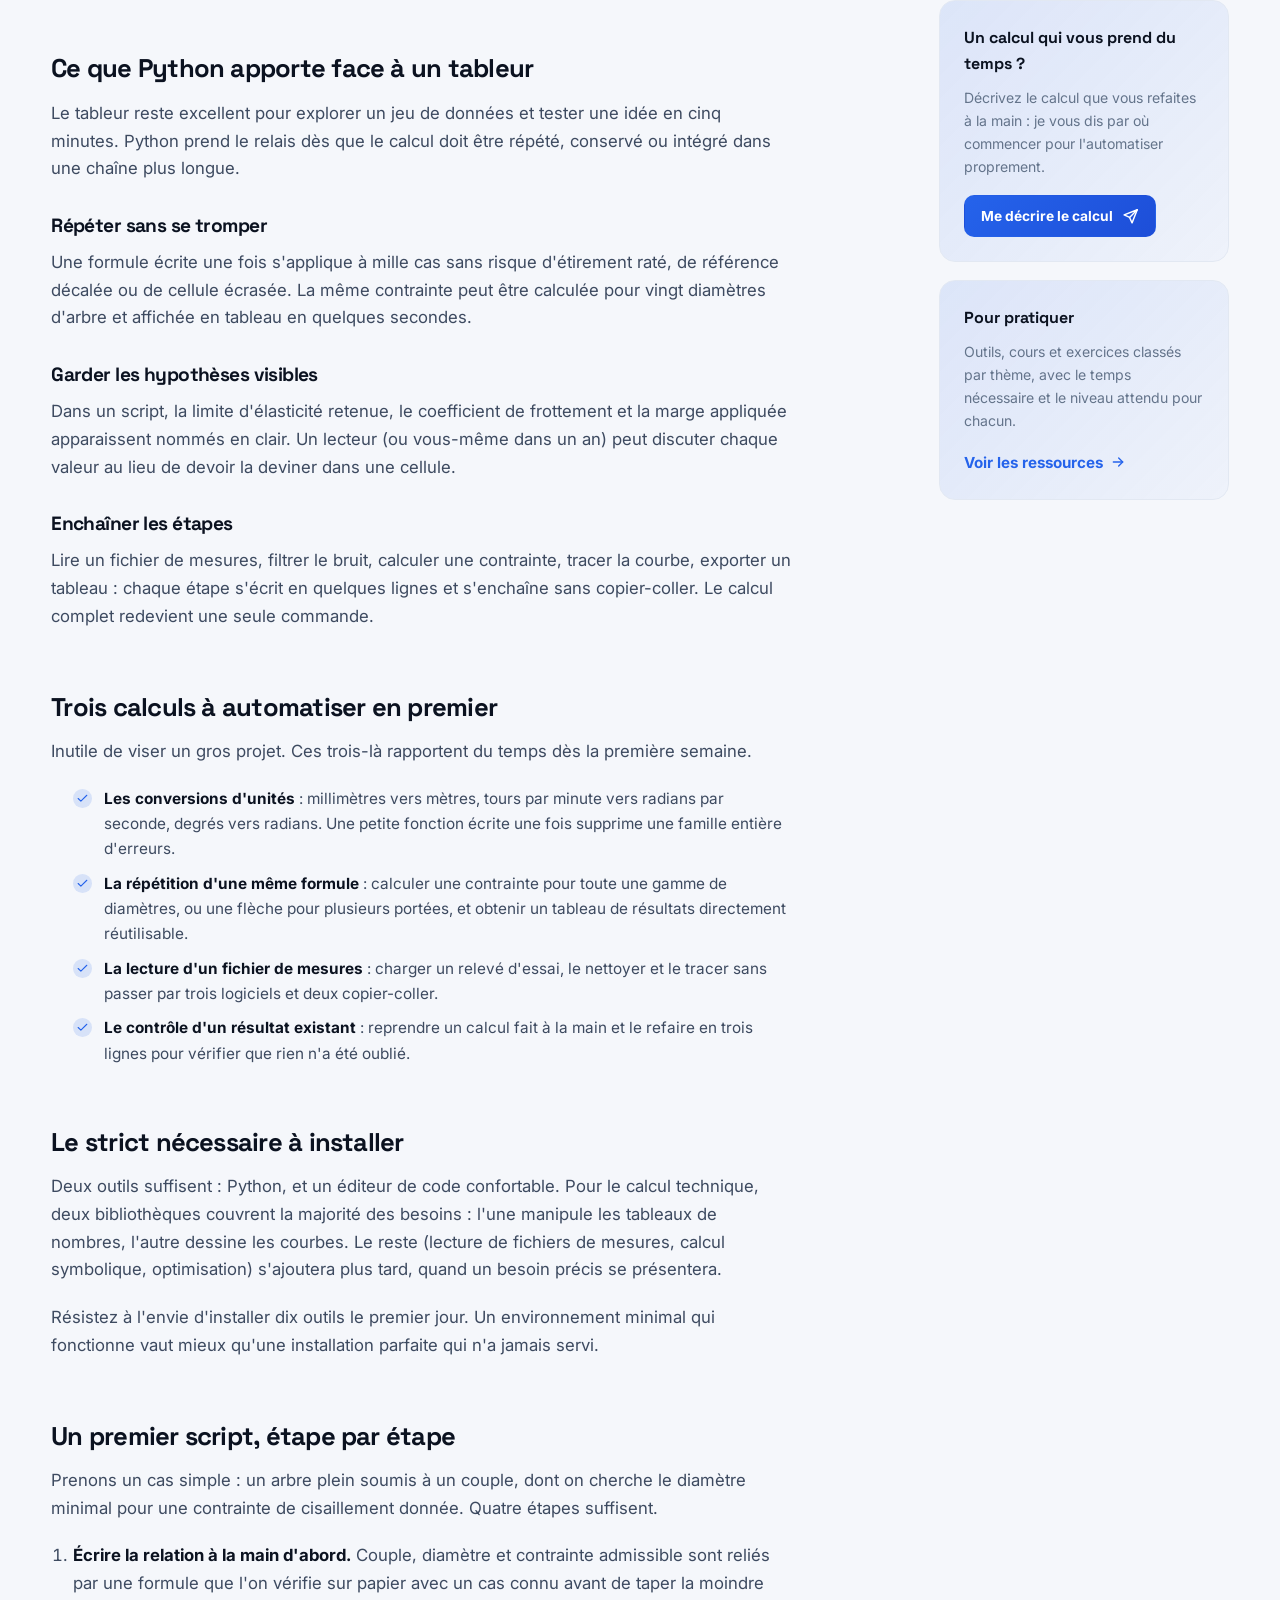
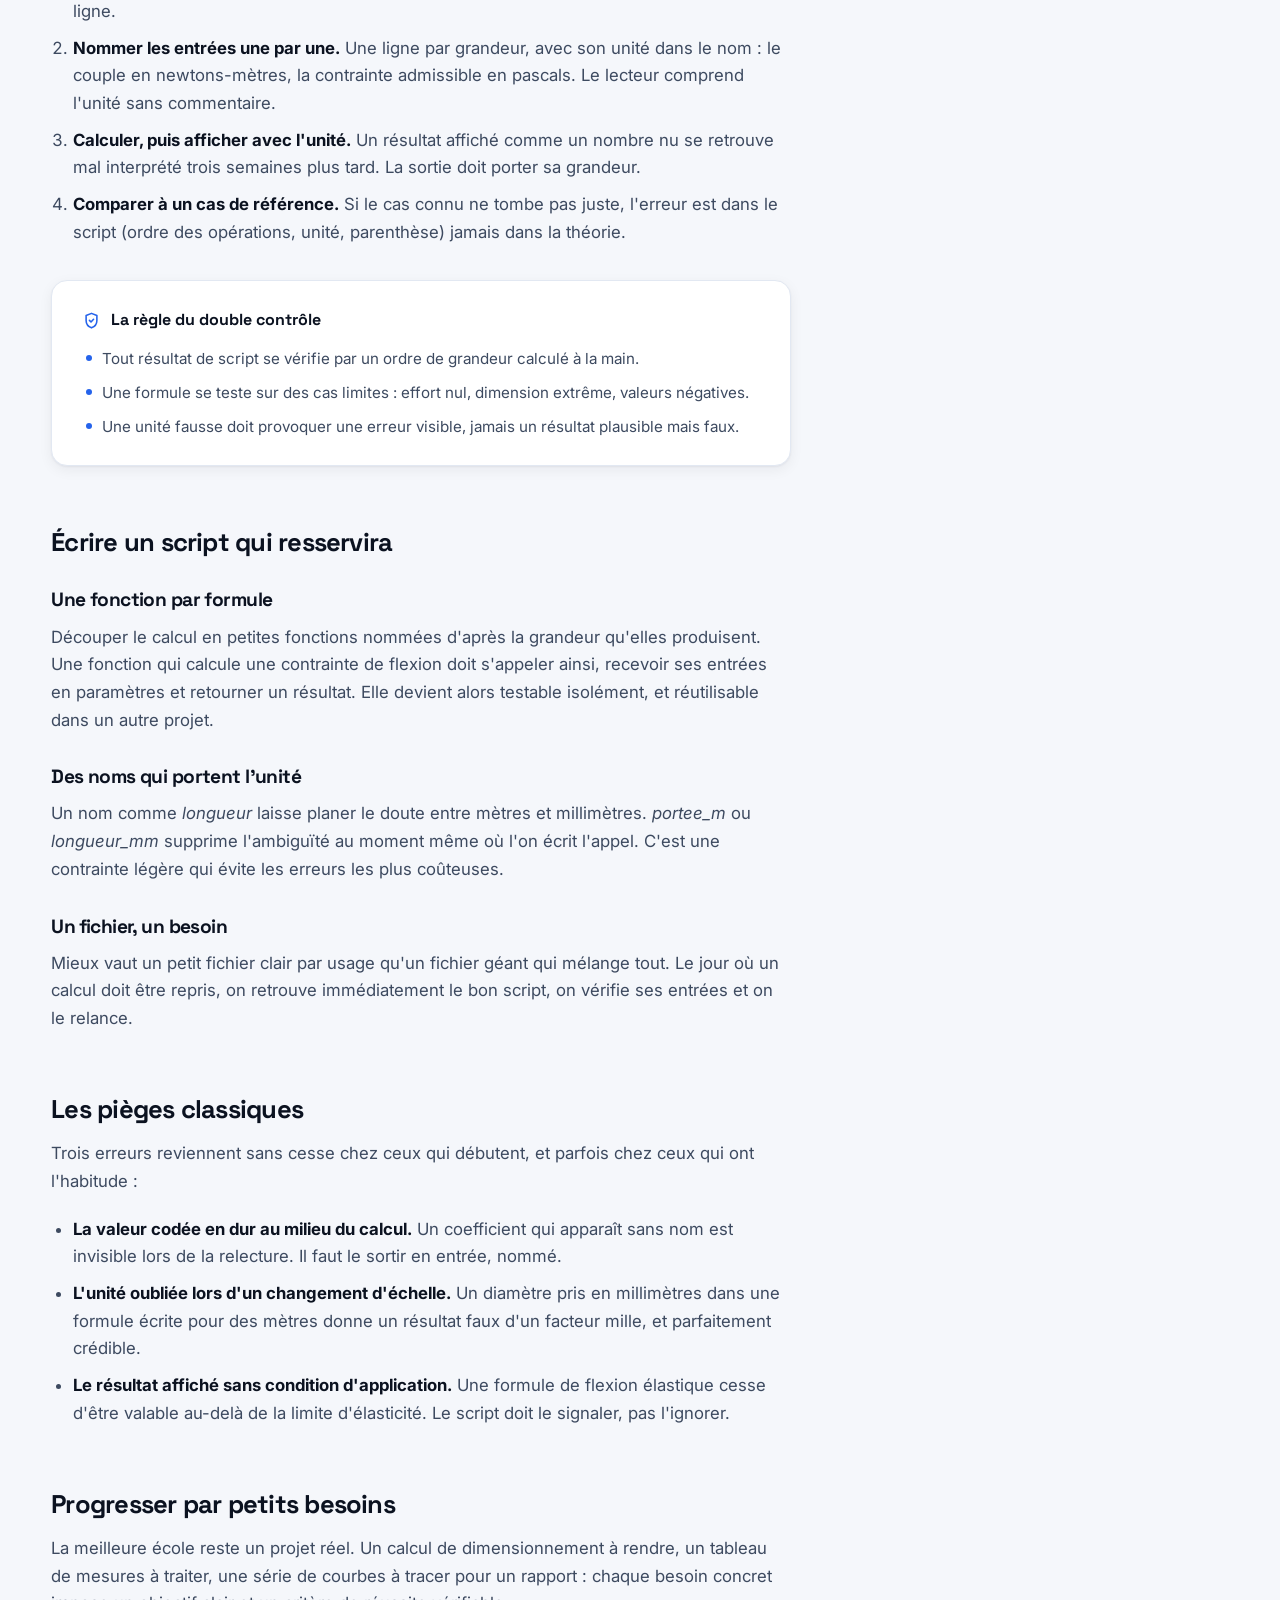
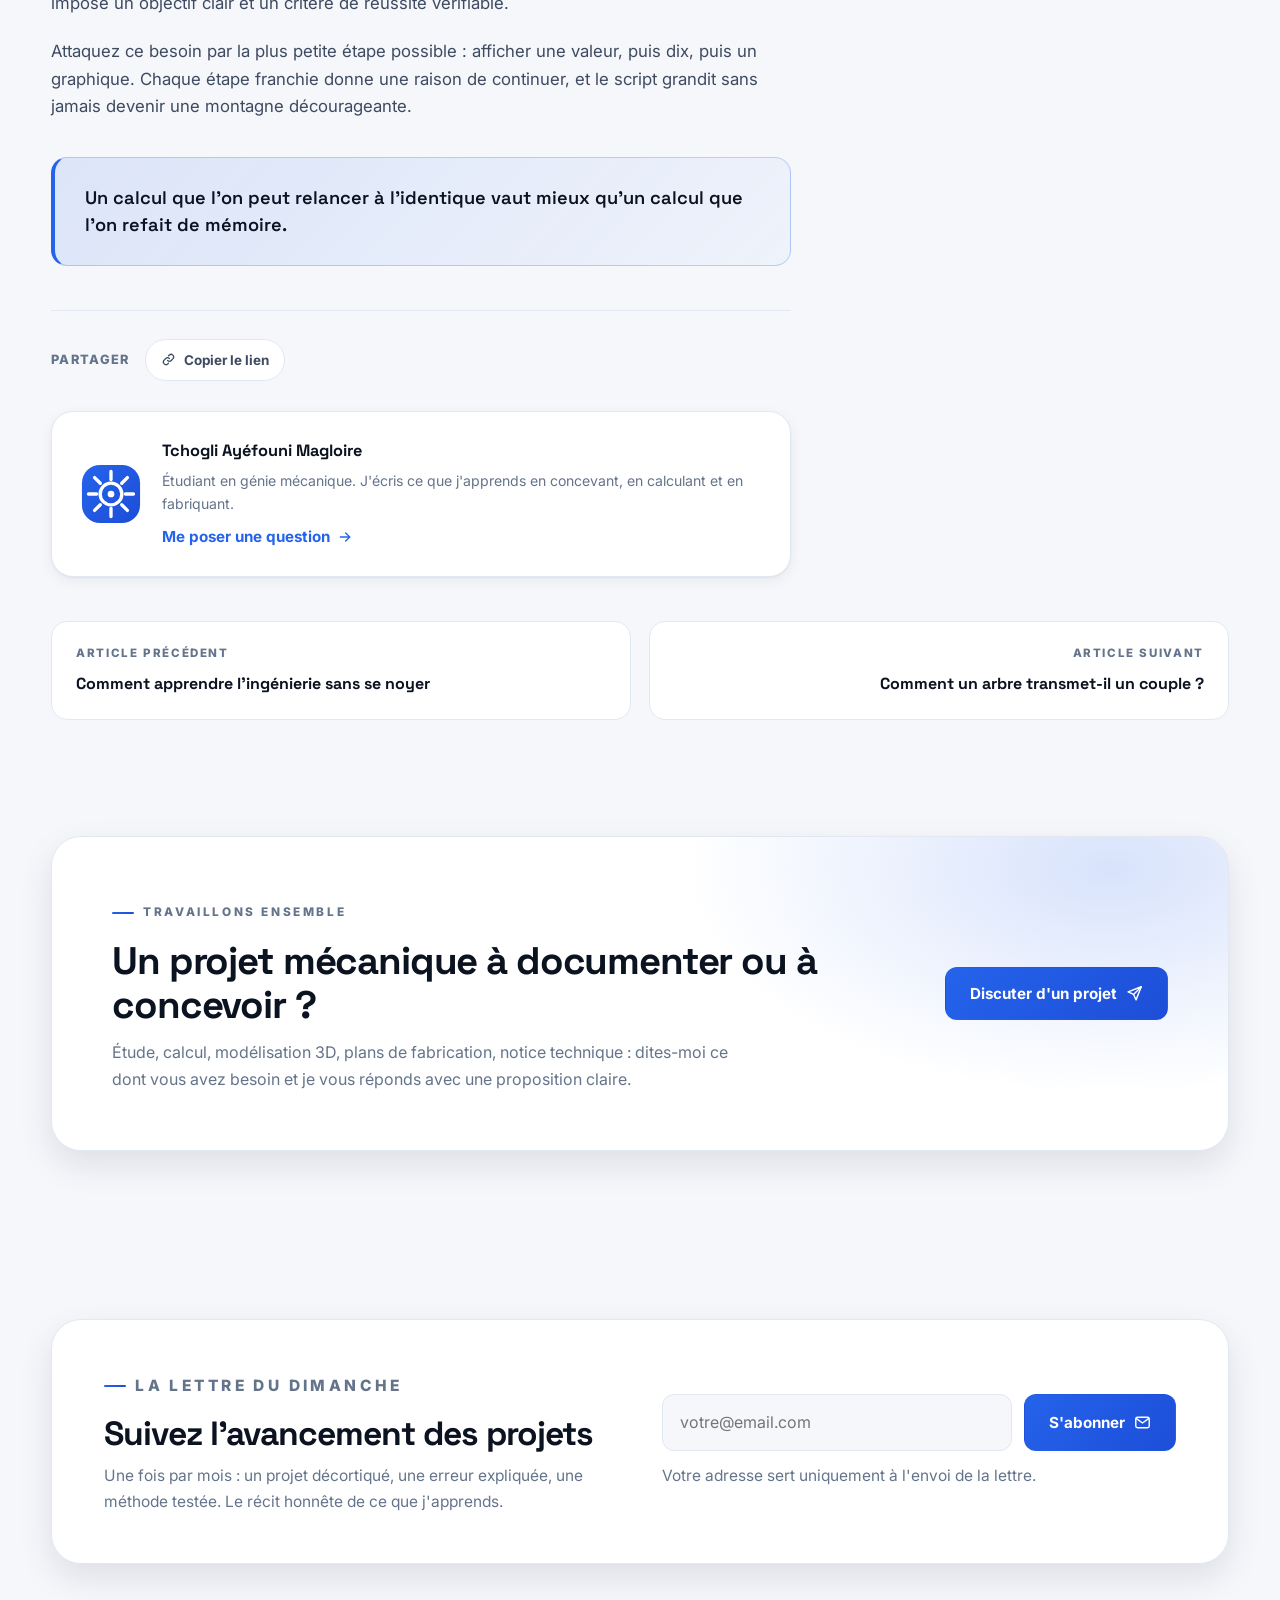
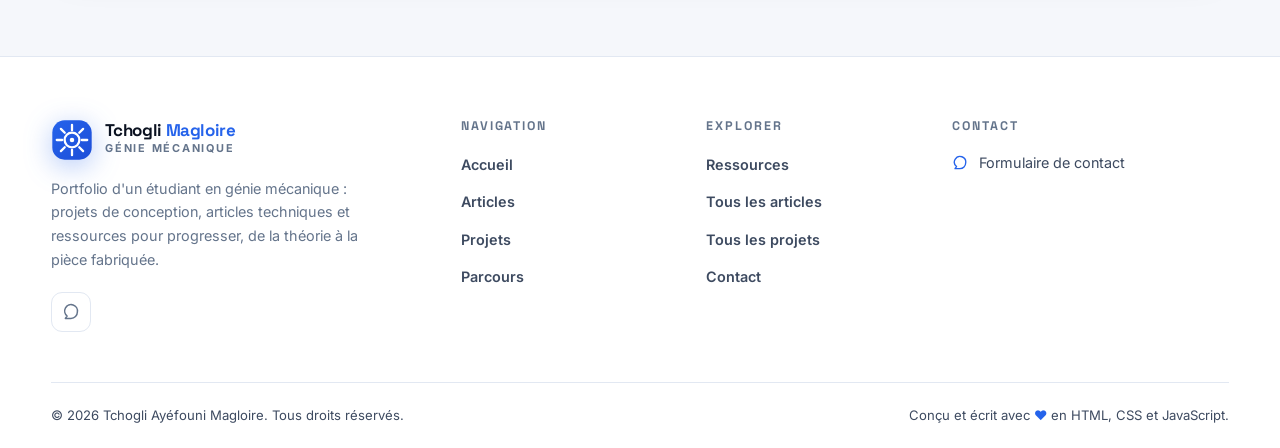
<file: article-programmation.html>
<!DOCTYPE html>
<html lang="fr">
<head>
    <meta charset="UTF-8">
    <meta name="viewport" content="width=device-width, initial-scale=1.0">

    <title>Python pour l'ingénieur : automatiser ses calculs | Tchogli Ayéfouni Magloire</title>

    <meta name="description"
          content="Pourquoi et comment automatiser ses calculs d'ingénierie avec Python : les trois calculs à coder en premier, un premier script pas à pas, les pièges classiques et les habitudes qui font gagner des heures.">
    <meta name="author" content="Tchogli Ayéfouni Magloire">
    <meta name="keywords"
          content="Python ingénieur, automatiser calculs mécanique, script dimensionnement, numpy matplotlib, programmation génie mécanique">
    <meta name="theme-color" content="#f5f7fb">

    <meta property="og:type" content="article">
    <meta property="og:locale" content="fr_FR">
    <meta property="og:site_name" content="Tchogli Ayéfouni Magloire">
    <meta property="og:title" content="Python pour l'ingénieur : automatiser ses calculs">
    <meta property="og:description"
          content="Un script de quelques lignes remplace une heure de tableur et rend un calcul vérifiable. Par où commencer, sans devenir développeur.">
    <meta property="og:image" content="assets/article-programmation.png">
    <meta name="twitter:card" content="summary_large_image">

    <link rel="icon" type="image/svg+xml" href="favicon.svg">

    <link rel="preconnect" href="https://fonts.googleapis.com">
    <link rel="preconnect" href="https://fonts.gstatic.com" crossorigin>
    <link rel="stylesheet"
          href="https://fonts.googleapis.com/css2?family=Inter:wght@400;500;600;700&family=Space+Grotesk:wght@500;600;700&display=swap">

    <link rel="stylesheet" href="style.css">

    <script>
        /* Applique le thème et l'accent mémorisés avant le premier rendu */
        (function () {
            var root = document.documentElement;
            var theme = "light";
            var accent = "azur";
            try {
                var stored = localStorage.getItem("theme");
                if (stored) {
                    theme = stored;
                } else if (window.matchMedia && window.matchMedia("(prefers-color-scheme: dark)").matches) {
                    theme = "dark";
                }
                accent = localStorage.getItem("accent") || "azur";
            } catch (error) {
                /* stockage indisponible : valeurs par défaut */
            }
            root.setAttribute("data-theme", theme);
            root.setAttribute("data-accent", accent);
        })();
    </script>

    <noscript>
        <style>
            .reveal { opacity: 1; transform: none; }
        </style>
    </noscript>
</head>

<body>

<a class="skip-link" href="#contenu">Aller au contenu principal</a>

<div class="read-progress" aria-hidden="true"></div>

<!-- Bibliothèque d'icônes (SVG sprite) -->

<svg style="position:absolute;width:0;height:0;overflow:hidden" aria-hidden="true"
     focusable="false" xmlns="http://www.w3.org/2000/svg">

    <symbol id="i-arrow-right" viewBox="0 0 24 24" fill="none" stroke="currentColor" stroke-width="2" stroke-linecap="round" stroke-linejoin="round"><path d="M5 12h14"/><path d="m13 6 6 6-6 6"/></symbol>
    <symbol id="i-arrow-left" viewBox="0 0 24 24" fill="none" stroke="currentColor" stroke-width="2" stroke-linecap="round" stroke-linejoin="round"><path d="M19 12H5"/><path d="m11 18-6-6 6-6"/></symbol>
    <symbol id="i-arrow-up" viewBox="0 0 24 24" fill="none" stroke="currentColor" stroke-width="2" stroke-linecap="round" stroke-linejoin="round"><path d="M12 19V5"/><path d="m6 11 6-6 6 6"/></symbol>
    <symbol id="i-check" viewBox="0 0 24 24" fill="none" stroke="currentColor" stroke-width="2" stroke-linecap="round" stroke-linejoin="round"><path d="M20 6 9 17l-5-5"/></symbol>
    <symbol id="i-check-circle" viewBox="0 0 24 24" fill="none" stroke="currentColor" stroke-width="2" stroke-linecap="round" stroke-linejoin="round"><circle cx="12" cy="12" r="9"/><path d="m8.5 12.5 2.5 2.5 4.5-5"/></symbol>
    <symbol id="i-close" viewBox="0 0 24 24" fill="none" stroke="currentColor" stroke-width="2" stroke-linecap="round" stroke-linejoin="round"><path d="M18 6 6 18"/><path d="m6 6 12 12"/></symbol>
    <symbol id="i-sun" viewBox="0 0 24 24" fill="none" stroke="currentColor" stroke-width="2" stroke-linecap="round" stroke-linejoin="round"><circle cx="12" cy="12" r="3.6"/><path d="M12 3v1.8M12 19.2V21M4.2 4.2l1.3 1.3M18.5 18.5l1.3 1.3M3 12h1.8M19.2 12H21M4.2 19.8l1.3-1.3M18.5 5.5l1.3-1.3"/></symbol>
    <symbol id="i-moon" viewBox="0 0 24 24" fill="none" stroke="currentColor" stroke-width="2" stroke-linecap="round" stroke-linejoin="round"><path d="M21 12.9A8.6 8.6 0 1 1 11.1 3a6.8 6.8 0 0 0 9.9 9.9Z"/></symbol>
    <symbol id="i-droplet" viewBox="0 0 24 24" fill="none" stroke="currentColor" stroke-width="2" stroke-linecap="round" stroke-linejoin="round"><path d="M12 3.2s6 6.4 6 10.4a6 6 0 0 1-12 0c0-4 6-10.4 6-10.4Z"/></symbol>
    <symbol id="i-copy" viewBox="0 0 24 24" fill="none" stroke="currentColor" stroke-width="2" stroke-linecap="round" stroke-linejoin="round"><rect x="9" y="9" width="12" height="12" rx="2.2"/><path d="M5 15H4.2A1.2 1.2 0 0 1 3 13.8V4.2A1.2 1.2 0 0 1 4.2 3h9.6A1.2 1.2 0 0 1 15 4.2V5"/></symbol>
    <symbol id="i-mail" viewBox="0 0 24 24" fill="none" stroke="currentColor" stroke-width="2" stroke-linecap="round" stroke-linejoin="round"><rect x="2.5" y="4.5" width="19" height="15" rx="2.5"/><path d="m3.5 6.5 8.5 6.2 8.5-6.2"/></symbol>
    <symbol id="i-send" viewBox="0 0 24 24" fill="none" stroke="currentColor" stroke-width="2" stroke-linecap="round" stroke-linejoin="round"><path d="M21.5 2.5 3 9.8l7.7 3.5 3.5 7.7Z"/><path d="M21.5 2.5 10.7 13.3"/></symbol>
    <symbol id="i-search" viewBox="0 0 24 24" fill="none" stroke="currentColor" stroke-width="2" stroke-linecap="round" stroke-linejoin="round"><circle cx="11" cy="11" r="6.5"/><path d="m20 20-4.3-4.3"/></symbol>
    <symbol id="i-clock" viewBox="0 0 24 24" fill="none" stroke="currentColor" stroke-width="2" stroke-linecap="round" stroke-linejoin="round"><circle cx="12" cy="12" r="9"/><path d="M12 6.8V12l3.4 2"/></symbol>
    <symbol id="i-calendar" viewBox="0 0 24 24" fill="none" stroke="currentColor" stroke-width="2" stroke-linecap="round" stroke-linejoin="round"><rect x="3" y="5" width="18" height="16" rx="2.5"/><path d="M8 3v4M16 3v4M3.5 11h17"/></symbol>
    <symbol id="i-tag" viewBox="0 0 24 24" fill="none" stroke="currentColor" stroke-width="2" stroke-linecap="round" stroke-linejoin="round"><path d="M20.6 13.3 13.3 20.6a2 2 0 0 1-2.8 0l-7.1-7.1A2 2 0 0 1 2.8 12V5.2a2 2 0 0 1 2-2h6.8a2 2 0 0 1 1.4.6l7.6 7.5a2 2 0 0 1 0 2Z"/><circle cx="7.6" cy="7.6" r="1.2"/></symbol>
    <symbol id="i-download" viewBox="0 0 24 24" fill="none" stroke="currentColor" stroke-width="2" stroke-linecap="round" stroke-linejoin="round"><path d="M12 3.5v11"/><path d="m7.5 10.5 4.5 4.5 4.5-4.5"/><path d="M4 20h16"/></symbol>
    <symbol id="i-external" viewBox="0 0 24 24" fill="none" stroke="currentColor" stroke-width="2" stroke-linecap="round" stroke-linejoin="round"><path d="M14 4h6v6"/><path d="M20 4 11 13"/><path d="M18.5 14v4.5a2 2 0 0 1-2 2H6a2 2 0 0 1-2-2V8a2 2 0 0 1 2-2h4.5"/></symbol>
    <symbol id="i-share" viewBox="0 0 24 24" fill="none" stroke="currentColor" stroke-width="2" stroke-linecap="round" stroke-linejoin="round"><circle cx="18" cy="5.2" r="2.6"/><circle cx="6" cy="12" r="2.6"/><circle cx="18" cy="18.8" r="2.6"/><path d="m8.4 10.7 7.2-4.2M8.4 13.3l7.2 4.2"/></symbol>
    <symbol id="i-link" viewBox="0 0 24 24" fill="none" stroke="currentColor" stroke-width="2" stroke-linecap="round" stroke-linejoin="round"><path d="M10.5 13.5a4.2 4.2 0 0 0 5.9 0l2.9-2.9a4.2 4.2 0 0 0-5.9-5.9l-1.3 1.3"/><path d="M13.5 10.5a4.2 4.2 0 0 0-5.9 0l-2.9 2.9a4.2 4.2 0 0 0 5.9 5.9l1.3-1.3"/></symbol>
    <symbol id="i-user" viewBox="0 0 24 24" fill="none" stroke="currentColor" stroke-width="2" stroke-linecap="round" stroke-linejoin="round"><circle cx="12" cy="8.4" r="3.8"/><path d="M4.8 20.4a7.2 7.2 0 0 1 14.4 0"/></symbol>
    <symbol id="i-map-pin" viewBox="0 0 24 24" fill="none" stroke="currentColor" stroke-width="2" stroke-linecap="round" stroke-linejoin="round"><path d="M12 21.2s7-6.3 7-11.2a7 7 0 1 0-14 0c0 4.9 7 11.2 7 11.2Z"/><circle cx="12" cy="10" r="2.6"/></symbol>
    <symbol id="i-message" viewBox="0 0 24 24" fill="none" stroke="currentColor" stroke-width="2" stroke-linecap="round" stroke-linejoin="round"><path d="M20.5 12a8.5 8.5 0 0 1-8.5 8.5H4.5l2.3-3.2A8.5 8.5 0 1 1 20.5 12Z"/></symbol>
    <symbol id="i-book" viewBox="0 0 24 24" fill="none" stroke="currentColor" stroke-width="2" stroke-linecap="round" stroke-linejoin="round"><path d="M12 6.6C12 5 10.7 3.6 8.4 3.6H3v13.6h5.4C10.7 17.2 12 18.6 12 20.2"/><path d="M12 6.6c0-1.6 1.3-3 3.6-3H21v13.6h-5.4c-2.3 0-3.6 1.4-3.6 3"/></symbol>
    <symbol id="i-file" viewBox="0 0 24 24" fill="none" stroke="currentColor" stroke-width="2" stroke-linecap="round" stroke-linejoin="round"><path d="M14 3.2H7.2A2.2 2.2 0 0 0 5 5.4v13.2a2.2 2.2 0 0 0 2.2 2.2h9.6a2.2 2.2 0 0 0 2.2-2.2V8Z"/><path d="M13.8 3.4V8h5.1"/><path d="M8.5 13h7M8.5 16.5h4.5"/></symbol>
    <symbol id="i-graduate" viewBox="0 0 24 24" fill="none" stroke="currentColor" stroke-width="2" stroke-linecap="round" stroke-linejoin="round"><path d="m12 4.2-9 4.1 9 4.1 9-4.1Z"/><path d="M7 10.4V15c0 1.4 2.2 2.6 5 2.6s5-1.2 5-2.6v-4.6"/></symbol>
    <symbol id="i-briefcase" viewBox="0 0 24 24" fill="none" stroke="currentColor" stroke-width="2" stroke-linecap="round" stroke-linejoin="round"><rect x="3" y="7.2" width="18" height="13" rx="2.4"/><path d="M9 7.2V5.4a2 2 0 0 1 2-2h2a2 2 0 0 1 2 2v1.8"/><path d="M3.5 12.6h17"/></symbol>
    <symbol id="i-lightbulb" viewBox="0 0 24 24" fill="none" stroke="currentColor" stroke-width="2" stroke-linecap="round" stroke-linejoin="round"><path d="M9.2 18h5.6"/><path d="M10.2 21h3.6"/><path d="M12 3a6 6 0 0 0-3.4 10.9c.6.5 1 1.2 1 2h4.8c0-.8.4-1.5 1-2A6 6 0 0 0 12 3Z"/></symbol>
    <symbol id="i-target" viewBox="0 0 24 24" fill="none" stroke="currentColor" stroke-width="2" stroke-linecap="round" stroke-linejoin="round"><circle cx="12" cy="12" r="8.6"/><circle cx="12" cy="12" r="4.8"/><circle cx="12" cy="12" r="1.3"/></symbol>
    <symbol id="i-trend" viewBox="0 0 24 24" fill="none" stroke="currentColor" stroke-width="2" stroke-linecap="round" stroke-linejoin="round"><path d="m3.5 17 5.8-5.8 3.8 3.8L20 8.2"/><path d="M15 8.2h5v5"/></symbol>
    <symbol id="i-chart" viewBox="0 0 24 24" fill="none" stroke="currentColor" stroke-width="2" stroke-linecap="round" stroke-linejoin="round"><path d="M3 20.5h18"/><rect x="5" y="11.5" width="3.6" height="6" rx="1.2"/><rect x="10.2" y="7.5" width="3.6" height="10" rx="1.2"/><rect x="15.4" y="13.5" width="3.6" height="4" rx="1.2"/></symbol>
    <symbol id="i-cube" viewBox="0 0 24 24" fill="none" stroke="currentColor" stroke-width="2" stroke-linecap="round" stroke-linejoin="round"><path d="M20.8 8.3v7.4L12 20.9 3.2 15.7V8.3L12 3.1Z"/><path d="M3.5 8.5 12 13.4l8.5-4.9"/><path d="M12 13.4v7.5"/></symbol>
    <symbol id="i-layers" viewBox="0 0 24 24" fill="none" stroke="currentColor" stroke-width="2" stroke-linecap="round" stroke-linejoin="round"><path d="m12 3.2 8.8 4.6L12 12.4 3.2 7.8Z"/><path d="m3.2 12.2 8.8 4.6 8.8-4.6"/><path d="m3.2 16.4 8.8 4.6 8.8-4.6"/></symbol>
    <symbol id="i-ruler" viewBox="0 0 24 24" fill="none" stroke="currentColor" stroke-width="2" stroke-linecap="round" stroke-linejoin="round"><path d="M3.4 15.2 15.2 3.4l5.4 5.4L8.8 20.6Z"/><path d="m7.6 11 2.2 2.2M11 7.6l2.2 2.2M14.4 4.2l2.2 2.2"/></symbol>
    <symbol id="i-code" viewBox="0 0 24 24" fill="none" stroke="currentColor" stroke-width="2" stroke-linecap="round" stroke-linejoin="round"><path d="M8.6 8l-4.6 4 4.6 4"/><path d="m15.4 8 4.6 4-4.6 4"/><path d="M13.4 4.8 10.6 19.2"/></symbol>
    <symbol id="i-flask" viewBox="0 0 24 24" fill="none" stroke="currentColor" stroke-width="2" stroke-linecap="round" stroke-linejoin="round"><path d="M9.5 3h5"/><path d="M10.5 3v5.6L5.7 17a2.4 2.4 0 0 0 2.1 3.6h8.4a2.4 2.4 0 0 0 2.1-3.6L13.5 8.6V3"/><path d="M7.6 14.4h8.8"/></symbol>
    <symbol id="i-cpu" viewBox="0 0 24 24" fill="none" stroke="currentColor" stroke-width="2" stroke-linecap="round" stroke-linejoin="round"><rect x="7.2" y="7.2" width="9.6" height="9.6" rx="2.2"/><path d="M10.5 2.6v4.4M13.5 2.6v4.4M10.5 17v4.4M13.5 17v4.4M2.6 10.5H7M2.6 13.5H7M17 10.5h4.4M17 13.5h4.4"/></symbol>
    <symbol id="i-wind" viewBox="0 0 24 24" fill="none" stroke="currentColor" stroke-width="2" stroke-linecap="round" stroke-linejoin="round"><path d="M3 8.2h9.4a2.9 2.9 0 1 0-2.9-2.9"/><path d="M3 15.8h13.4a2.9 2.9 0 1 1-2.9 2.9"/><path d="M3 12h16.4a2.9 2.9 0 1 0-2.9-2.9"/></symbol>
    <symbol id="i-shield" viewBox="0 0 24 24" fill="none" stroke="currentColor" stroke-width="2" stroke-linecap="round" stroke-linejoin="round"><path d="M12 3 5.2 5.8v6.1c0 4.3 2.9 7.9 6.8 9.4 3.9-1.5 6.8-5.1 6.8-9.4V5.8Z"/><path d="m9.4 11.9 2 2 3.2-3.4"/></symbol>
    <symbol id="i-sparkles" viewBox="0 0 24 24" fill="none" stroke="currentColor" stroke-width="2" stroke-linecap="round" stroke-linejoin="round"><path d="m11.5 3.8 1.6 4.4 4.4 1.6-4.4 1.6-1.6 4.4-1.6-4.4-4.4-1.6 4.4-1.6Z"/><path d="m18 15.4.8 2.2 2.2.8-2.2.8-.8 2.2-.8-2.2-2.2-.8 2.2-.8Z"/></symbol>
    <symbol id="i-refresh" viewBox="0 0 24 24" fill="none" stroke="currentColor" stroke-width="2" stroke-linecap="round" stroke-linejoin="round"><path d="M20.6 12a8.6 8.6 0 1 1-2.6-6.2"/><path d="M20.8 3.6v5h-5"/></symbol>
    <symbol id="i-play" viewBox="0 0 24 24" fill="none" stroke="currentColor" stroke-width="2" stroke-linecap="round" stroke-linejoin="round"><circle cx="12" cy="12" r="9"/><path d="m10.2 8.6 5.6 3.4-5.6 3.4Z"/></symbol>
    <symbol id="i-globe" viewBox="0 0 24 24" fill="none" stroke="currentColor" stroke-width="2" stroke-linecap="round" stroke-linejoin="round"><circle cx="12" cy="12" r="9"/><path d="M3.2 12h17.6"/><path d="M12 3c2.6 2.6 3.9 5.7 3.9 9s-1.3 6.4-3.9 9c-2.6-2.6-3.9-5.7-3.9-9S9.4 5.6 12 3Z"/></symbol>
    <symbol id="i-database" viewBox="0 0 24 24" fill="none" stroke="currentColor" stroke-width="2" stroke-linecap="round" stroke-linejoin="round"><ellipse cx="12" cy="6.2" rx="7.4" ry="3.2"/><path d="M4.6 6.2v11.6c0 1.8 3.3 3.2 7.4 3.2s7.4-1.4 7.4-3.2V6.2"/><path d="M4.6 12c0 1.8 3.3 3.2 7.4 3.2s7.4-1.4 7.4-3.2"/></symbol>
    <symbol id="i-zap" viewBox="0 0 24 24" fill="none" stroke="currentColor" stroke-width="2" stroke-linecap="round" stroke-linejoin="round"><path d="M13.4 2.4 4.8 13.6h6l-1.2 8 8.6-11.2h-6Z"/></symbol>
    <symbol id="i-pen" viewBox="0 0 24 24" fill="none" stroke="currentColor" stroke-width="2" stroke-linecap="round" stroke-linejoin="round"><path d="M15.6 4.4l4 4L8.8 19.2H4.8v-4Z"/><path d="m13.6 6.4 4 4"/></symbol>
    <symbol id="i-nut" viewBox="0 0 24 24" fill="none" stroke="currentColor" stroke-width="2" stroke-linecap="round" stroke-linejoin="round"><path d="M12 3.2 20 7.8v8.4l-8 4.6-8-4.6V7.8Z"/><circle cx="12" cy="12" r="3.1"/></symbol>
    <symbol id="i-cog" viewBox="0 0 24 24" fill="none" stroke="currentColor" stroke-width="2" stroke-linecap="round" stroke-linejoin="round"><circle cx="12" cy="12" r="4.6"/><circle cx="12" cy="12" r="1.4"/><path d="M12 2.2v3.4M12 18.4v3.4M3.4 5.6 6 8.2M18 15.8l2.6 2.6M2.2 12h3.4M18.4 12h3.4M3.4 18.4 6 15.8M18 8.2l2.6-2.6"/></symbol>
    <symbol id="i-eye" viewBox="0 0 24 24" fill="none" stroke="currentColor" stroke-width="2" stroke-linecap="round" stroke-linejoin="round"><path d="M2.5 12S6.2 6.4 12 6.4 21.5 12 21.5 12 17.8 17.6 12 17.6 2.5 12 2.5 12Z"/><circle cx="12" cy="12" r="2.8"/></symbol>
    <symbol id="i-award" viewBox="0 0 24 24" fill="none" stroke="currentColor" stroke-width="2" stroke-linecap="round" stroke-linejoin="round"><circle cx="12" cy="9.4" r="5.4"/><path d="m8.6 13.8-1.4 7 4.8-2.8 4.8 2.8-1.4-7"/></symbol>
    <symbol id="i-heart" viewBox="0 0 24 24" fill="none" stroke="currentColor" stroke-width="2" stroke-linecap="round" stroke-linejoin="round"><path d="M12 20.4S3.6 15.4 3.6 9.8a4.7 4.7 0 0 1 8.4-3 4.7 4.7 0 0 1 8.4 3c0 5.6-8.4 10.6-8.4 10.6Z"/></symbol>
    <symbol id="i-menu" viewBox="0 0 24 24" fill="none" stroke="currentColor" stroke-width="2" stroke-linecap="round" stroke-linejoin="round"><path d="M4 7h16M4 12h16M4 17h16"/></symbol>
</svg>


<!-- =========================================================
     EN-TÊTE
     ========================================================= -->

<header class="site-header">
    <div class="container nav-bar">

        <a class="brand" href="index.html" aria-label="Accueil, Tchogli Ayéfouni Magloire">
            <svg class="brand-mark" viewBox="0 0 48 48" aria-hidden="true">
                <defs>
                    <linearGradient id="brandGrad" x1="0" y1="0" x2="1" y2="1">
                        <stop offset="0" style="stop-color:var(--primary)"></stop>
                        <stop offset="1" style="stop-color:var(--primary-strong)"></stop>
                    </linearGradient>
                </defs>
                <rect x="1.5" y="1.5" width="45" height="45" rx="14" fill="url(#brandGrad)"></rect>
                <g fill="none" stroke="#ffffff" stroke-width="2.6" stroke-linecap="round">
                    <circle cx="24" cy="24" r="8.4"></circle>
                    <circle cx="24" cy="24" r="2.6" fill="#ffffff" stroke="none"></circle>
                    <path d="M24 6.6v6.2M24 35.2v6.2M6.6 24h6.2M35.2 24h6.2M11.3 11.3l4.4 4.4M32.3 32.3l4.4 4.4M11.3 36.7l4.4-4.4M32.3 15.7l4.4-4.4"></path>
                </g>
            </svg>
            <span>
                <span class="brand-name">Tchogli <span>Magloire</span></span>
                <span class="brand-role">Génie mécanique</span>
            </span>
        </a>

        <nav class="main-nav" aria-label="Navigation principale">
            <a class="nav-link" href="index.html">Accueil</a>
            <a class="nav-link active" href="articles.html" aria-current="page">Articles</a>
            <a class="nav-link" href="projets.html">Projets</a>
            <a class="nav-link" href="parcours.html">Parcours</a>
            <a class="nav-link" href="ressources.html">Ressources</a>
            <a class="nav-link" href="contact.html">Contact</a>
        </nav>

        <div class="nav-actions">

            <div class="lang-wrap" id="langWrap">
                <button class="icon-btn lang-btn" id="langBtn" type="button"
                        aria-expanded="false" aria-haspopup="dialog"
                        aria-label="Changer la langue du site" title="Langue du site">
                    <svg class="i" aria-hidden="true"><use href="#i-globe"></use></svg>
                    <span class="lang-code" id="langCode" translate="no">FR</span>
                </button>

                <div class="lang-pop" id="langPop" role="dialog" aria-label="Langue du site">
                    <span class="accent-pop-title">Langue du site</span>
                    <input class="lang-search" id="langSearch" type="search"
                           placeholder="Rechercher une langue" autocomplete="off"
                           aria-label="Rechercher une langue">
                    <div class="lang-list" id="langList" translate="no"></div>
                    <p class="accent-pop-note">
                        Traduction automatique par Google. Le choix reste mémorisé sur cet appareil.
                    </p>
                </div>
            </div>
            <div class="accent-wrap" id="accentWrap">
                <button class="icon-btn" id="accentBtn" type="button"
                        aria-expanded="false" aria-haspopup="true"
                        aria-label="Changer la couleur d'accent" title="Couleur d'accent">
                    <svg class="i" aria-hidden="true"><use href="#i-droplet"></use></svg>
                </button>

                <div class="accent-pop" id="accentPop" role="dialog" aria-label="Couleur d'accent">
                    <span class="accent-pop-title">Couleur d'accent</span>
                    <div class="accent-list">
                        <button class="accent-swatch" type="button" data-accent="azur"
                                aria-label="Accent azur" title="Azur"></button>
                        <button class="accent-swatch" type="button" data-accent="ambre"
                                aria-label="Accent ambre" title="Ambre"></button>
                        <button class="accent-swatch" type="button" data-accent="emeraude"
                                aria-label="Accent émeraude" title="Émeraude"></button>
                        <button class="accent-swatch" type="button" data-accent="violet"
                                aria-label="Accent violet" title="Violet"></button>
                    </div>
                    <p class="accent-pop-note">
                        L'accent colore tout le site et reste mémorisé sur cet appareil.
                    </p>
                </div>
            </div>

            <button class="icon-btn" type="button" data-theme-toggle
                    aria-pressed="false" aria-label="Basculer entre thème clair et sombre"
                    title="Passer en thème sombre">
                <svg class="i ic-moon" aria-hidden="true"><use href="#i-moon"></use></svg>
                <svg class="i ic-sun" aria-hidden="true"><use href="#i-sun"></use></svg>
            </button>

            <a class="btn sm nav-cta" href="contact.html">Me contacter</a>

            <button class="burger" id="menuBtn" type="button"
                    aria-label="Ouvrir le menu" aria-expanded="false" aria-controls="mobilePanel">
                <span></span>
            </button>

        </div>

    </div>
</header>


<!-- MENU MOBILE -->

<div class="mobile-panel" id="mobilePanel" aria-hidden="true">
    <div class="mobile-overlay"></div>

    <aside class="mobile-drawer" role="dialog" aria-label="Menu de navigation">

        <div class="mobile-head">
            <span class="brand">
                <svg class="brand-mark" viewBox="0 0 48 48" aria-hidden="true">
                    <defs>
                        <linearGradient id="brandGradMenu" x1="0" y1="0" x2="1" y2="1">
                            <stop offset="0" style="stop-color:var(--primary)"></stop>
                            <stop offset="1" style="stop-color:var(--primary-strong)"></stop>
                        </linearGradient>
                    </defs>
                    <rect x="1.5" y="1.5" width="45" height="45" rx="14" fill="url(#brandGradMenu)"></rect>
                    <g fill="none" stroke="#ffffff" stroke-width="2.6" stroke-linecap="round">
                        <circle cx="24" cy="24" r="8.4"></circle>
                        <circle cx="24" cy="24" r="2.6" fill="#ffffff" stroke="none"></circle>
                    </g>
                </svg>
                <span>
                    <span class="brand-name">Tchogli <span>Magloire</span></span>
                    <span class="brand-role">Génie mécanique</span>
                </span>
            </span>

            <button class="icon-btn" id="mobileClose" type="button" aria-label="Fermer le menu">
                <svg class="i" aria-hidden="true"><use href="#i-close"></use></svg>
            </button>
        </div>

        <nav class="m-nav" aria-label="Navigation mobile">
            <a href="index.html">Accueil <svg class="i" aria-hidden="true"><use href="#i-arrow-right"></use></svg></a>
            <a class="active" href="articles.html">Articles <svg class="i" aria-hidden="true"><use href="#i-arrow-right"></use></svg></a>
            <a href="projets.html">Projets <svg class="i" aria-hidden="true"><use href="#i-arrow-right"></use></svg></a>
            <a href="parcours.html">Parcours <svg class="i" aria-hidden="true"><use href="#i-arrow-right"></use></svg></a>
            <a href="ressources.html">Ressources <svg class="i" aria-hidden="true"><use href="#i-arrow-right"></use></svg></a>
            <a href="contact.html">Contact <svg class="i" aria-hidden="true"><use href="#i-arrow-right"></use></svg></a>
        </nav>

        <p class="mobile-label">Apparence</p>

        <div class="m-options">
            <div class="m-option-row">
                <span>Thème sombre</span>
                <button class="icon-btn" type="button" data-theme-toggle
                        aria-pressed="false" aria-label="Basculer entre thème clair et sombre"
                        title="Passer en thème sombre">
                    <svg class="i ic-moon" aria-hidden="true"><use href="#i-moon"></use></svg>
                    <svg class="i ic-sun" aria-hidden="true"><use href="#i-sun"></use></svg>
                </button>
            </div>

            <div class="m-option-row">
                <span>Couleur</span>
                <div class="accent-list">
                    <button class="accent-swatch" type="button" data-accent="azur"
                            aria-label="Accent azur" title="Azur"></button>
                    <button class="accent-swatch" type="button" data-accent="ambre"
                            aria-label="Accent ambre" title="Ambre"></button>
                    <button class="accent-swatch" type="button" data-accent="emeraude"
                            aria-label="Accent émeraude" title="Émeraude"></button>
                    <button class="accent-swatch" type="button" data-accent="violet"
                            aria-label="Accent violet" title="Violet"></button>
                </div>
            </div>
        </div>

        <p class="mobile-label">Langue</p>

        <select class="lang-select m-lang-select notranslate" data-lang-select
                aria-label="Langue du site" translate="no"></select>
        <a class="btn block m-cta" href="contact.html">
            Écrire un message
            <svg class="i" aria-hidden="true"><use href="#i-send"></use></svg>
        </a>

    </aside>
</div>


<main id="contenu">

    <article class="article-page">
        <div class="container">

            <nav class="breadcrumb" aria-label="Fil d'Ariane">
                <a href="index.html">Accueil</a>
                <svg class="i" aria-hidden="true"><use href="#i-arrow-right"></use></svg>
                <a href="articles.html">Articles</a>
                <svg class="i" aria-hidden="true"><use href="#i-arrow-right"></use></svg>
                <span>Programmation</span>
            </nav>

            <div class="article-head">
                <p class="eyebrow">Numérique</p>
                <h1>Python pour l'ingénieur&nbsp;: automatiser ses calculs</h1>
                <p class="article-lead">
                    Un script de quelques lignes peut remplacer une heure de tableur,
                    supprimer les erreurs de recopie et rendre un calcul vérifiable.
                    Voici par où commencer, sans chercher à devenir développeur.
                </p>

                <div class="article-meta">
                    <span class="meta">
                        <svg class="i" aria-hidden="true"><use href="#i-calendar"></use></svg>
                        7 septembre 2026
                    </span>
                    <span class="meta">
                        <svg class="i" aria-hidden="true"><use href="#i-clock"></use></svg>
                        <span data-reading-meta>5 min de lecture</span>
                    </span>
                    <span class="meta">
                        <svg class="i" aria-hidden="true"><use href="#i-user"></use></svg>
                        Tchogli Ayéfouni Magloire
                    </span>
                </div>
            </div>

            <div class="article-hero-img">
                <img src="assets/article-programmation.png"
                     alt="Code Python de calcul mécanique affiché sur un écran d'ordinateur">
            </div>

            <div class="article-layout">

                <div class="article-main">

                    <div class="article-body">

                        <h2>Pourquoi coder quand on est mécanicien</h2>

                        <p>
                            Un ingénieur n'apprend pas à programmer pour devenir développeur.
                            Il le fait parce qu'un même calcul revient dix fois : dimensionner
                            une vis selon l'effort transmis, vérifier la flèche d'une poutre
                            pour trois portées différentes, convertir une série de mesures
                            relevées avec des unités mélangées. À chaque répétition, la même
                            question revient : ai-je bien recopié la bonne valeur ?
                        </p>

                        <p>
                            Un script répond à cette question une fois pour toutes. Il garde
                            les hypothèses visibles, refuse une unité incohérente et se
                            relance à l'identique six mois plus tard. C'est moins un outil
                            d'informatique qu'un carnet de calcul exécutable, qui ne se
                            fatigue pas et ne se trompe pas de ligne.
                        </p>

                        <p>
                            Le raisonnement mécanique reste au centre : c'est vous qui
                            choisissez le modèle, les hypothèses et la marge de sécurité.
                            Le code ne fait que rendre ce raisonnement reproductible et
                            lisible par quelqu'un d'autre.
                        </p>

                        <h2>Ce que Python apporte face à un tableur</h2>

                        <p>
                            Le tableur reste excellent pour explorer un jeu de données et
                            tester une idée en cinq minutes. Python prend le relais dès que
                            le calcul doit être répété, conservé ou intégré dans une chaîne
                            plus longue.
                        </p>

                        <h3>Répéter sans se tromper</h3>

                        <p>
                            Une formule écrite une fois s'applique à mille cas sans risque
                            d'étirement raté, de référence décalée ou de cellule écrasée.
                            La même contrainte peut être calculée pour vingt diamètres
                            d'arbre et affichée en tableau en quelques secondes.
                        </p>

                        <h3>Garder les hypothèses visibles</h3>

                        <p>
                            Dans un script, la limite d'élasticité retenue, le coefficient de
                            frottement et la marge appliquée apparaissent nommés en clair.
                            Un lecteur (ou vous-même dans un an) peut discuter chaque
                            valeur au lieu de devoir la deviner dans une cellule.
                        </p>

                        <h3>Enchaîner les étapes</h3>

                        <p>
                            Lire un fichier de mesures, filtrer le bruit, calculer une
                            contrainte, tracer la courbe, exporter un tableau : chaque étape
                            s'écrit en quelques lignes et s'enchaîne sans copier-coller.
                            Le calcul complet redevient une seule commande.
                        </p>

                        <h2>Trois calculs à automatiser en premier</h2>

                        <p>
                            Inutile de viser un gros projet. Ces trois-là rapportent du temps
                            dès la première semaine.
                        </p>

                        <ul class="check-list">
                            <li>
                                <svg class="i" aria-hidden="true"><use href="#i-check"></use></svg>
                                <span><strong>Les conversions d'unités</strong> : millimètres vers
                                mètres, tours par minute vers radians par seconde, degrés vers
                                radians. Une petite fonction écrite une fois supprime une
                                famille entière d'erreurs.</span>
                            </li>
                            <li>
                                <svg class="i" aria-hidden="true"><use href="#i-check"></use></svg>
                                <span><strong>La répétition d'une même formule</strong> : calculer
                                une contrainte pour toute une gamme de diamètres, ou une flèche
                                pour plusieurs portées, et obtenir un tableau de résultats
                                directement réutilisable.</span>
                            </li>
                            <li>
                                <svg class="i" aria-hidden="true"><use href="#i-check"></use></svg>
                                <span><strong>La lecture d'un fichier de mesures</strong> : charger
                                un relevé d'essai, le nettoyer et le tracer sans passer par trois
                                logiciels et deux copier-coller.</span>
                            </li>
                            <li>
                                <svg class="i" aria-hidden="true"><use href="#i-check"></use></svg>
                                <span><strong>Le contrôle d'un résultat existant</strong> : reprendre
                                un calcul fait à la main et le refaire en trois lignes pour
                                vérifier que rien n'a été oublié.</span>
                            </li>
                        </ul>

                        <h2>Le strict nécessaire à installer</h2>

                        <p>
                            Deux outils suffisent : Python, et un éditeur de code confortable.
                            Pour le calcul technique, deux bibliothèques couvrent la majorité
                            des besoins : l'une manipule les tableaux de nombres, l'autre
                            dessine les courbes. Le reste (lecture de fichiers de mesures,
                            calcul symbolique, optimisation) s'ajoutera plus tard, quand un
                            besoin précis se présentera.
                        </p>

                        <p>
                            Résistez à l'envie d'installer dix outils le premier jour. Un
                            environnement minimal qui fonctionne vaut mieux qu'une
                            installation parfaite qui n'a jamais servi.
                        </p>

                        <h2>Un premier script, étape par étape</h2>

                        <p>
                            Prenons un cas simple : un arbre plein soumis à un couple, dont
                            on cherche le diamètre minimal pour une contrainte de cisaillement
                            donnée. Quatre étapes suffisent.
                        </p>

                        <ol>
                            <li>
                                <strong>Écrire la relation à la main d'abord.</strong> Couple,
                                diamètre et contrainte admissible sont reliés par une formule
                                que l'on vérifie sur papier avec un cas connu avant de taper la
                                moindre ligne.
                            </li>
                            <li>
                                <strong>Nommer les entrées une par une.</strong> Une ligne par
                                grandeur, avec son unité dans le nom : le couple en newtons-mètres,
                                la contrainte admissible en pascals. Le lecteur comprend
                                l'unité sans commentaire.
                            </li>
                            <li>
                                <strong>Calculer, puis afficher avec l'unité.</strong> Un résultat
                                affiché comme un nombre nu se retrouve mal interprété trois
                                semaines plus tard. La sortie doit porter sa grandeur.
                            </li>
                            <li>
                                <strong>Comparer à un cas de référence.</strong> Si le cas connu
                                ne tombe pas juste, l'erreur est dans le script (ordre des
                                opérations, unité, parenthèse) jamais dans la théorie.
                            </li>
                        </ol>

                        <div class="callout">
                            <strong>
                                <svg class="i" aria-hidden="true"><use href="#i-shield"></use></svg>
                                La règle du double contrôle
                            </strong>
                            <ul>
                                <li>Tout résultat de script se vérifie par un ordre de grandeur calculé à la main.</li>
                                <li>Une formule se teste sur des cas limites : effort nul, dimension extrême, valeurs négatives.</li>
                                <li>Une unité fausse doit provoquer une erreur visible, jamais un résultat plausible mais faux.</li>
                            </ul>
                        </div>

                        <h2>Écrire un script qui resservira</h2>

                        <h3>Une fonction par formule</h3>

                        <p>
                            Découper le calcul en petites fonctions nommées d'après la
                            grandeur qu'elles produisent. Une fonction qui calcule une
                            contrainte de flexion doit s'appeler ainsi, recevoir ses entrées
                            en paramètres et retourner un résultat. Elle devient alors
                            testable isolément, et réutilisable dans un autre projet.
                        </p>

                        <h3>Des noms qui portent l'unité</h3>

                        <p>
                            Un nom comme <em>longueur</em> laisse planer le doute entre mètres
                            et millimètres. <em>portee_m</em> ou <em>longueur_mm</em> supprime
                            l'ambiguïté au moment même où l'on écrit l'appel. C'est une
                            contrainte légère qui évite les erreurs les plus coûteuses.
                        </p>

                        <h3>Un fichier, un besoin</h3>

                        <p>
                            Mieux vaut un petit fichier clair par usage qu'un fichier géant
                            qui mélange tout. Le jour où un calcul doit être repris, on
                            retrouve immédiatement le bon script, on vérifie ses entrées et
                            on le relance.
                        </p>

                        <h2>Les pièges classiques</h2>

                        <p>
                            Trois erreurs reviennent sans cesse chez ceux qui débutent, et
                            parfois chez ceux qui ont l'habitude :
                        </p>

                        <ul>
                            <li>
                                <strong>La valeur codée en dur au milieu du calcul.</strong> Un
                                coefficient qui apparaît sans nom est invisible lors de la
                                relecture. Il faut le sortir en entrée, nommé.
                            </li>
                            <li>
                                <strong>L'unité oubliée lors d'un changement d'échelle.</strong>
                                Un diamètre pris en millimètres dans une formule écrite pour
                                des mètres donne un résultat faux d'un facteur mille, et
                                parfaitement crédible.
                            </li>
                            <li>
                                <strong>Le résultat affiché sans condition d'application.</strong>
                                Une formule de flexion élastique cesse d'être valable au-delà
                                de la limite d'élasticité. Le script doit le signaler, pas
                                l'ignorer.
                            </li>
                        </ul>

                        <h2>Progresser par petits besoins</h2>

                        <p>
                            La meilleure école reste un projet réel. Un calcul de dimensionnement
                            à rendre, un tableau de mesures à traiter, une série de courbes à
                            tracer pour un rapport : chaque besoin concret impose un objectif
                            clair et un critère de réussite vérifiable.
                        </p>

                        <p>
                            Attaquez ce besoin par la plus petite étape possible : afficher une
                            valeur, puis dix, puis un graphique. Chaque étape franchie donne une
                            raison de continuer, et le script grandit sans jamais devenir une
                            montagne décourageante.
                        </p>

                        <blockquote>
                            Un calcul que l'on peut relancer à l'identique vaut mieux
                            qu'un calcul que l'on refait de mémoire.
                        </blockquote>

                    </div>

                    <div class="share-row">
                        <span class="label">Partager</span>
                        <button class="share-btn" type="button" data-copy-link
                                data-copy-message="Lien de l'article copié !">
                            <svg class="i" aria-hidden="true"><use href="#i-link"></use></svg>
                            Copier le lien
                        </button>
                    </div>

                    <div class="author-box">
                        <div class="author-avatar">
                            <svg viewBox="0 0 48 48" aria-hidden="true">
                                <defs>
                                    <linearGradient id="brandGradAuthor" x1="0" y1="0" x2="1" y2="1">
                                        <stop offset="0" style="stop-color:var(--primary)"></stop>
                                        <stop offset="1" style="stop-color:var(--primary-strong)"></stop>
                                    </linearGradient>
                                </defs>
                                <rect x="1.5" y="1.5" width="45" height="45" rx="14" fill="url(#brandGradAuthor)"></rect>
                                <g fill="none" stroke="#ffffff" stroke-width="2.6" stroke-linecap="round">
                                    <circle cx="24" cy="24" r="8.4"></circle>
                                    <circle cx="24" cy="24" r="2.6" fill="#ffffff" stroke="none"></circle>
                                    <path d="M24 6.6v6.2M24 35.2v6.2M6.6 24h6.2M35.2 24h6.2M11.3 11.3l4.4 4.4M32.3 32.3l4.4 4.4M11.3 36.7l4.4-4.4M32.3 15.7l4.4-4.4"></path>
                                </g>
                            </svg>
                        </div>
                        <div>
                            <strong>Tchogli Ayéfouni Magloire</strong>
                            <p>
                                Étudiant en génie mécanique. J'écris ce que j'apprends
                                en concevant, en calculant et en fabriquant.
                            </p>
                            <a class="text-link" href="contact.html">
                                Me poser une question
                                <svg class="i" aria-hidden="true"><use href="#i-arrow-right"></use></svg>
                            </a>
                        </div>
                    </div>

                </div>

                <aside class="article-side">

                    <nav class="toc" aria-label="Sommaire de l'article">
                        <span class="toc-title">Sommaire</span>
                        <ol></ol>
                    </nav>

                    <div class="side-card">
                        <strong>Un calcul qui vous prend du temps ?</strong>
                        <p>
                            Décrivez le calcul que vous refaites à la main : je vous dis
                            par où commencer pour l'automatiser proprement.
                        </p>
                        <a class="btn sm" href="contact.html">
                            Me décrire le calcul
                            <svg class="i" aria-hidden="true"><use href="#i-send"></use></svg>
                        </a>
                    </div>

                    <div class="side-card">
                        <strong>Pour pratiquer</strong>
                        <p>
                            Outils, cours et exercices classés par thème, avec le temps
                            nécessaire et le niveau attendu pour chacun.
                        </p>
                        <a class="text-link" href="ressources.html">
                            Voir les ressources
                            <svg class="i" aria-hidden="true"><use href="#i-arrow-right"></use></svg>
                        </a>
                    </div>

                </aside>

            </div>

            <nav class="post-nav" aria-label="Navigation entre les articles">
                <a href="article-apprentissage.html">
                    <span>Article précédent</span>
                    <strong>Comment apprendre l'ingénierie sans se noyer</strong>
                </a>
                <a class="next" href="article-mecanique.html">
                    <span>Article suivant</span>
                    <strong>Comment un arbre transmet-il un couple&nbsp;?</strong>
                </a>
            </nav>

        </div>
    </article>


    <!-- =========================================================
         APPEL À L'ACTION
         ========================================================= -->

    <section class="cta">
        <div class="container">
            <div class="cta-box reveal">
                <div>
                    <p class="eyebrow">Travaillons ensemble</p>
                    <h2>Un projet mécanique à documenter ou à concevoir ?</h2>
                    <p>
                        Étude, calcul, modélisation 3D, plans de fabrication, notice
                        technique : dites-moi ce dont vous avez besoin et je vous
                        réponds avec une proposition claire.
                    </p>
                </div>
                <a class="btn" href="contact.html">
                    Discuter d'un projet
                    <svg class="i" aria-hidden="true"><use href="#i-send"></use></svg>
                </a>
            </div>
        </div>
    </section>

    <section class="section tight">
        <div class="container">
            <div class="newsletter-box reveal">
                <div>
                    <p class="eyebrow">La lettre du dimanche</p>
                    <h2>Suivez l'avancement des projets</h2>
                    <p>
                        Une fois par mois : un projet décortiqué, une erreur expliquée,
                        une méthode testée. Le récit honnête de ce que j'apprends.
                    </p>
                </div>

                <div>
                    <form class="newsletter-form"
                          action="https://formsubmit.co/maglo9501@gmail.com" method="POST">
                        <input type="hidden" name="_subject" value="Nouvel abonné à la lettre du dimanche">
                        <input type="hidden" name="_template" value="table">
                        <input type="text" name="_honey" class="form-honey" tabindex="-1" autocomplete="off">

                        <label class="sr-only" for="newsletter-email">Votre adresse email</label>
                        <input id="newsletter-email" type="email" name="email"
                               placeholder="votre@email.com" required>
                        <button class="btn" type="submit">
                            S'abonner
                            <svg class="i" aria-hidden="true"><use href="#i-mail"></use></svg>
                        </button>
                    </form>
                    <p class="form-note">
                        Votre adresse sert uniquement à l'envoi de la lettre.
                    </p>
                </div>
            </div>
        </div>
    </section>

</main>


<!-- =========================================================
     PIED DE PAGE
     ========================================================= -->

<footer class="site-footer">
    <div class="container">

        <div class="footer-grid">

            <div class="footer-brand">
                <a class="brand" href="index.html">
                    <svg class="brand-mark" viewBox="0 0 48 48" aria-hidden="true">
                        <defs>
                            <linearGradient id="brandGradFoot" x1="0" y1="0" x2="1" y2="1">
                                <stop offset="0" style="stop-color:var(--primary)"></stop>
                                <stop offset="1" style="stop-color:var(--primary-strong)"></stop>
                            </linearGradient>
                        </defs>
                        <rect x="1.5" y="1.5" width="45" height="45" rx="14" fill="url(#brandGradFoot)"></rect>
                        <g fill="none" stroke="#ffffff" stroke-width="2.6" stroke-linecap="round">
                            <circle cx="24" cy="24" r="8.4"></circle>
                            <circle cx="24" cy="24" r="2.6" fill="#ffffff" stroke="none"></circle>
                            <path d="M24 6.6v6.2M24 35.2v6.2M6.6 24h6.2M35.2 24h6.2M11.3 11.3l4.4 4.4M32.3 32.3l4.4 4.4M11.3 36.7l4.4-4.4M32.3 15.7l4.4-4.4"></path>
                        </g>
                    </svg>
                    <span>
                        <span class="brand-name">Tchogli <span>Magloire</span></span>
                        <span class="brand-role">Génie mécanique</span>
                    </span>
                </a>

                <p>
                    Portfolio d'un étudiant en génie mécanique : projets de conception,
                    articles techniques et ressources pour progresser, de la théorie
                    à la pièce fabriquée.
                </p>

                <div class="socials">
                    <a class="social-btn" href="contact.html"
                       aria-label="Ouvrir la page contact" title="Page contact">
                        <svg aria-hidden="true"><use href="#i-message"></use></svg>
                    </a>
                </div>
            </div>

            <div class="f-col">
                <h4>Navigation</h4>
                <ul class="f-links">
                    <li><a href="index.html">Accueil</a></li>
                    <li><a href="articles.html">Articles</a></li>
                    <li><a href="projets.html">Projets</a></li>
                    <li><a href="parcours.html">Parcours</a></li>
                </ul>
            </div>

            <div class="f-col">
                <h4>Explorer</h4>
                <ul class="f-links">
                    <li><a href="ressources.html">Ressources</a></li>
                    <li><a href="articles.html">Tous les articles</a></li>
                    <li><a href="projets.html">Tous les projets</a></li>
                    <li><a href="contact.html">Contact</a></li>
                </ul>
            </div>

            <div class="f-col">
                <h4>Contact</h4>
                <ul class="f-contact">
                    <li>
                        <svg class="i" aria-hidden="true"><use href="#i-message"></use></svg>
                        <a href="contact.html">Formulaire de contact</a>
                    </li>
                </ul>
            </div>

        </div>

        <div class="footer-bottom">
            <p>© <span class="current-year">2026</span> Tchogli Ayéfouni Magloire. Tous droits réservés.</p>
            <p>Conçu et écrit avec <span class="heart">♥</span> en HTML, CSS et JavaScript.</p>
        </div>

    </div>
</footer>


<button class="to-top" id="toTop" type="button" aria-label="Revenir en haut de la page" title="Haut de page">
    <svg class="i" aria-hidden="true"><use href="#i-arrow-up"></use></svg>
</button>

<div class="toast" id="toast" role="status" aria-live="polite">
    <svg class="i" aria-hidden="true"><use href="#i-check-circle"></use></svg>
    <span data-toast-text>Copié !</span>
</div>


<script src="script.js"></script>

</body>
</html>
</file>
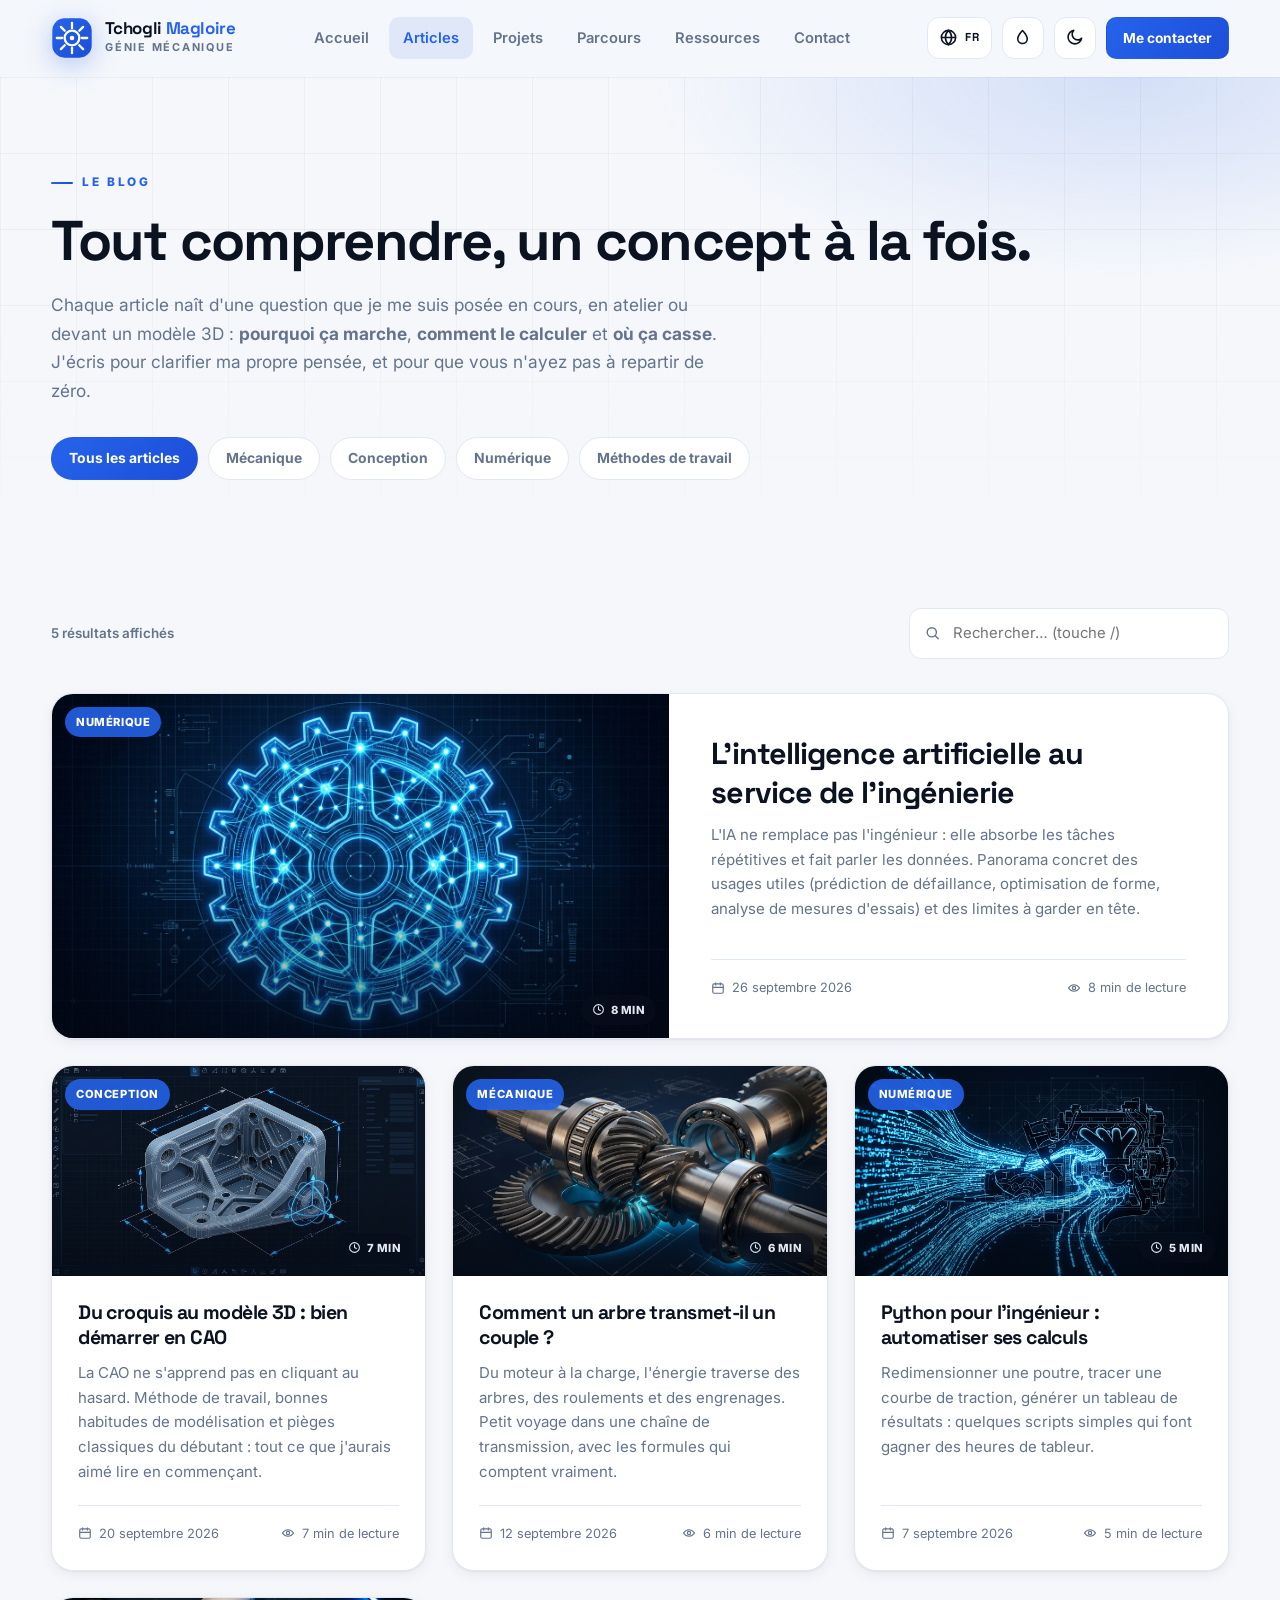
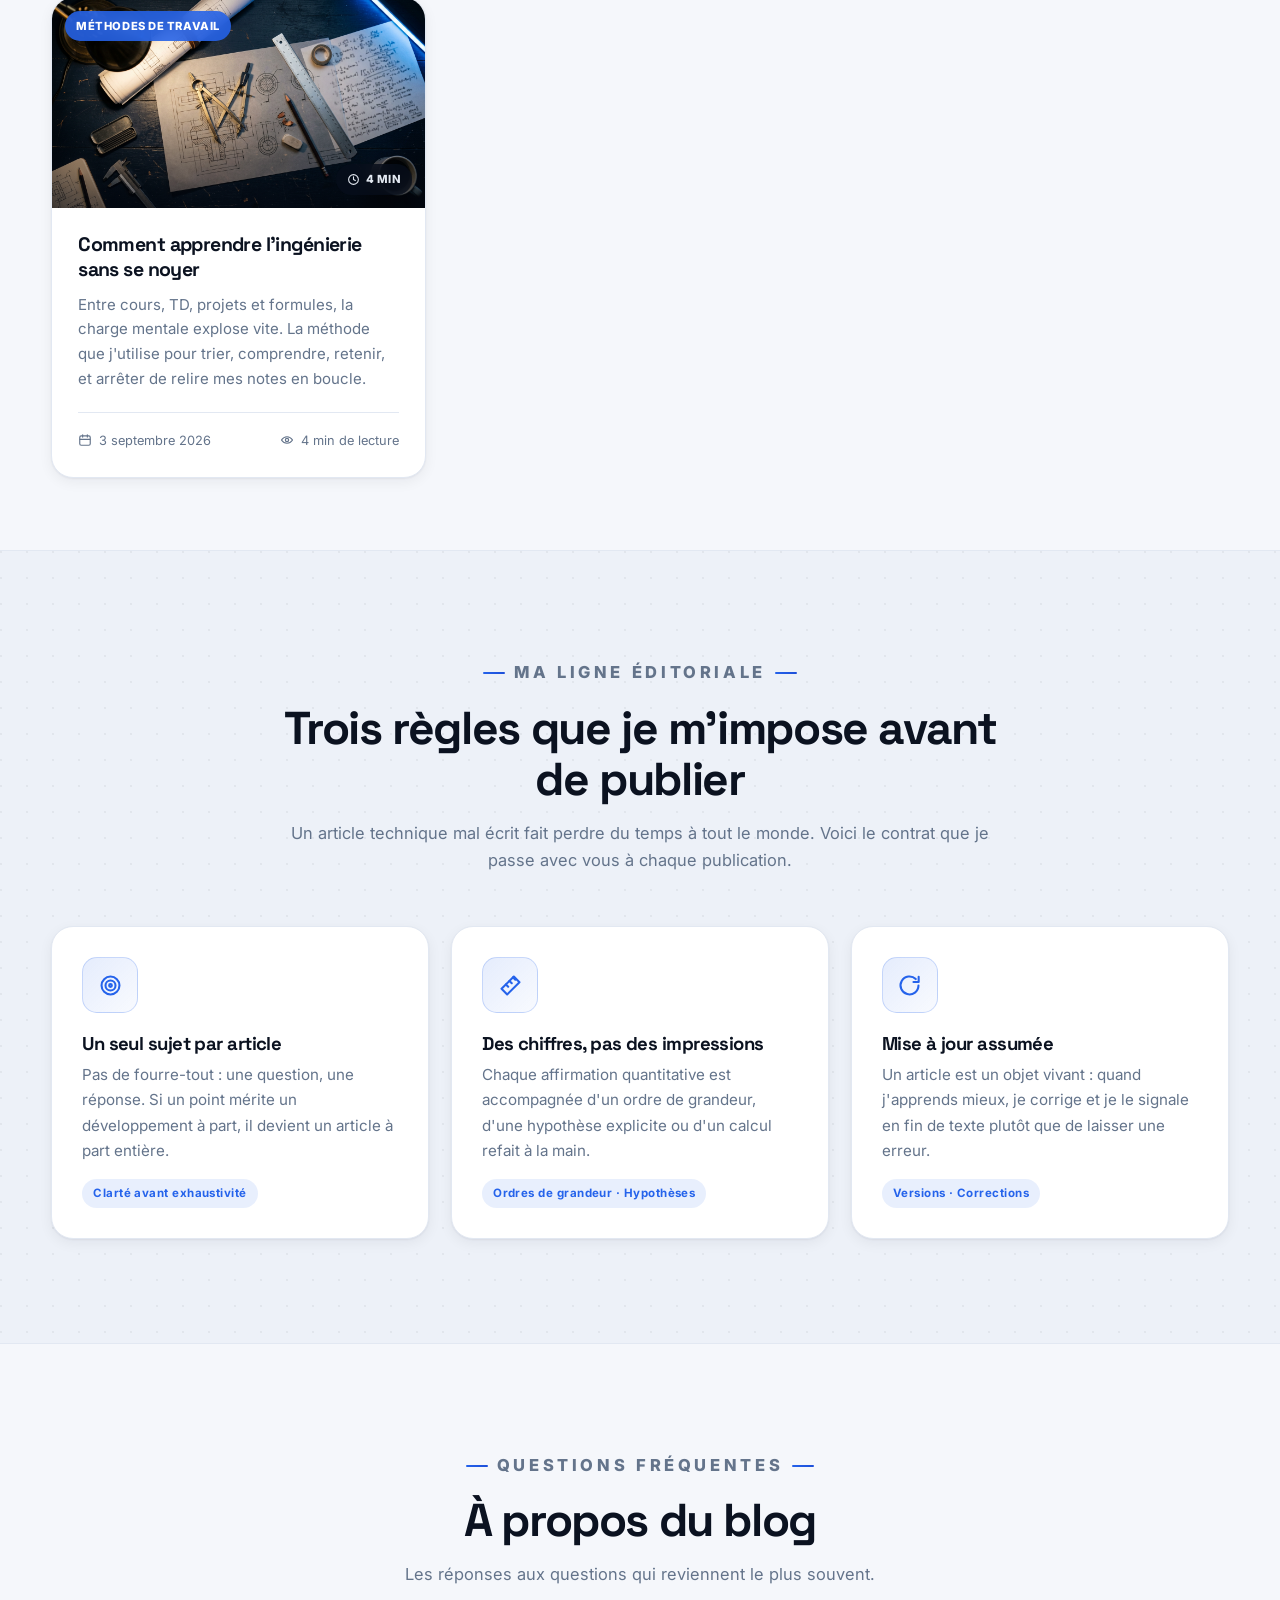
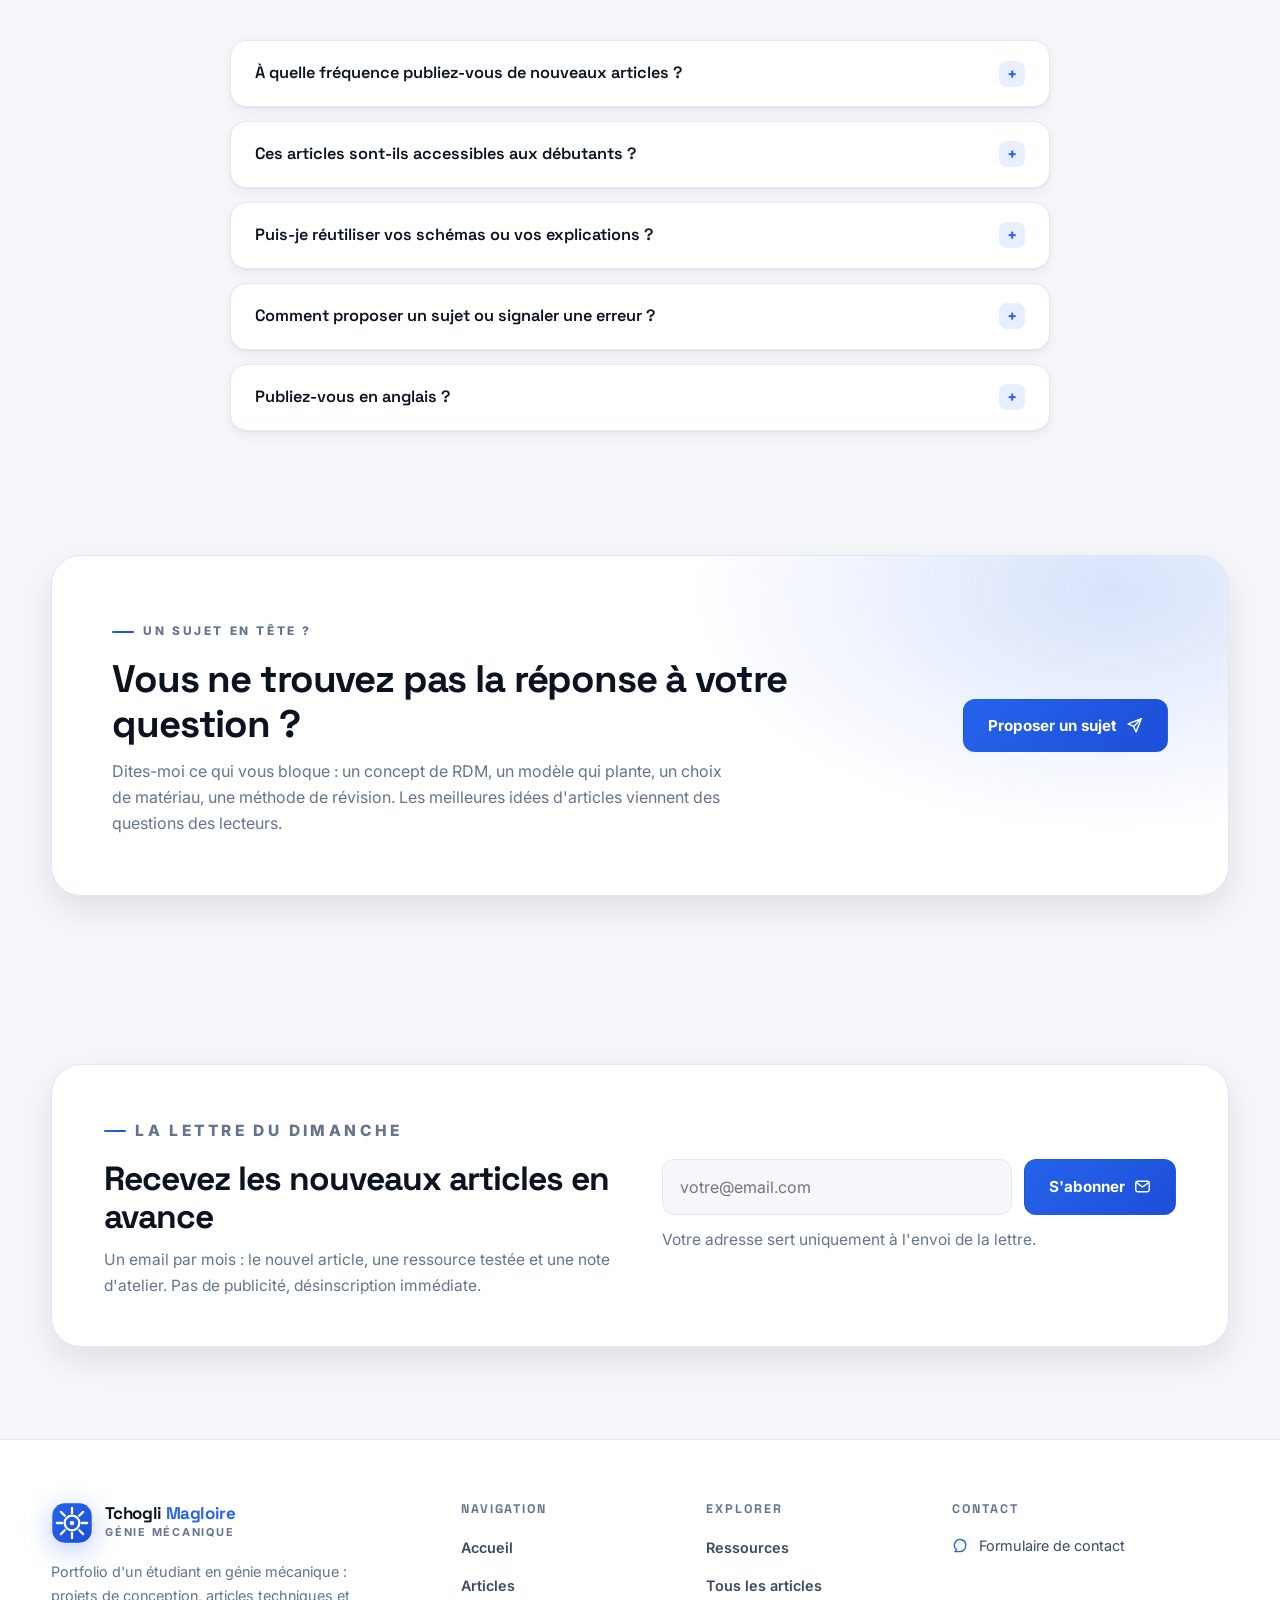
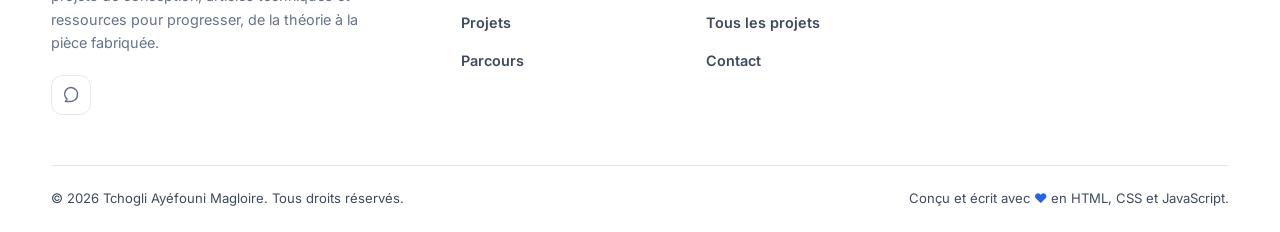
<file: articles.html>
<!DOCTYPE html>
<html lang="fr">
<head>
    <meta charset="UTF-8">
    <meta name="viewport" content="width=device-width, initial-scale=1.0">

    <title>Articles techniques | Tchogli Ayéfouni Magloire</title>

    <meta name="description"
          content="Articles de Tchogli Ayéfouni Magloire sur le génie mécanique, la conception, le numérique et les méthodes d'apprentissage : des explications claires, chiffrées et vérifiables.">
    <meta name="author" content="Tchogli Ayéfouni Magloire">
    <meta name="keywords"
          content="articles génie mécanique, conception mécanique, CAO, Python ingénieur, méthode d'apprentissage, blog étudiant ingénieur">
    <meta name="theme-color" content="#f5f7fb">

    <meta property="og:type" content="website">
    <meta property="og:locale" content="fr_FR">
    <meta property="og:site_name" content="Tchogli Ayéfouni Magloire">
    <meta property="og:title" content="Articles techniques | Tchogli Ayéfouni Magloire">
    <meta property="og:description"
          content="Un concept par article : mécanique, conception, numérique et méthodes de travail, expliqués simplement et sans raccourci.">
    <meta property="og:image" content="assets/hero-visual.png">
    <meta name="twitter:card" content="summary_large_image">

    <link rel="icon" type="image/svg+xml" href="favicon.svg">

    <link rel="preconnect" href="https://fonts.googleapis.com">
    <link rel="preconnect" href="https://fonts.gstatic.com" crossorigin>
    <link rel="stylesheet"
          href="https://fonts.googleapis.com/css2?family=Inter:wght@400;500;600;700&family=Space+Grotesk:wght@500;600;700&display=swap">

    <link rel="stylesheet" href="style.css">

    <script>
        /* Applique le thème et l'accent mémorisés avant le premier rendu */
        (function () {
            var root = document.documentElement;
            var theme = "light";
            var accent = "azur";
            try {
                var stored = localStorage.getItem("theme");
                if (stored) {
                    theme = stored;
                } else if (window.matchMedia && window.matchMedia("(prefers-color-scheme: dark)").matches) {
                    theme = "dark";
                }
                accent = localStorage.getItem("accent") || "azur";
            } catch (error) {
                /* stockage indisponible : valeurs par défaut */
            }
            root.setAttribute("data-theme", theme);
            root.setAttribute("data-accent", accent);
        })();
    </script>

    <noscript>
        <style>
            .reveal { opacity: 1; transform: none; }
        </style>
    </noscript>
</head>

<body>

<a class="skip-link" href="#contenu">Aller au contenu principal</a>

<div class="scroll-progress" aria-hidden="true"></div>

<!-- Bibliothèque d'icônes (SVG sprite) -->

<svg style="position:absolute;width:0;height:0;overflow:hidden" aria-hidden="true"
     focusable="false" xmlns="http://www.w3.org/2000/svg">

    <symbol id="i-arrow-right" viewBox="0 0 24 24" fill="none" stroke="currentColor" stroke-width="2" stroke-linecap="round" stroke-linejoin="round"><path d="M5 12h14"/><path d="m13 6 6 6-6 6"/></symbol>
    <symbol id="i-arrow-left" viewBox="0 0 24 24" fill="none" stroke="currentColor" stroke-width="2" stroke-linecap="round" stroke-linejoin="round"><path d="M19 12H5"/><path d="m11 18-6-6 6-6"/></symbol>
    <symbol id="i-arrow-up" viewBox="0 0 24 24" fill="none" stroke="currentColor" stroke-width="2" stroke-linecap="round" stroke-linejoin="round"><path d="M12 19V5"/><path d="m6 11 6-6 6 6"/></symbol>
    <symbol id="i-check" viewBox="0 0 24 24" fill="none" stroke="currentColor" stroke-width="2" stroke-linecap="round" stroke-linejoin="round"><path d="M20 6 9 17l-5-5"/></symbol>
    <symbol id="i-check-circle" viewBox="0 0 24 24" fill="none" stroke="currentColor" stroke-width="2" stroke-linecap="round" stroke-linejoin="round"><circle cx="12" cy="12" r="9"/><path d="m8.5 12.5 2.5 2.5 4.5-5"/></symbol>
    <symbol id="i-close" viewBox="0 0 24 24" fill="none" stroke="currentColor" stroke-width="2" stroke-linecap="round" stroke-linejoin="round"><path d="M18 6 6 18"/><path d="m6 6 12 12"/></symbol>
    <symbol id="i-sun" viewBox="0 0 24 24" fill="none" stroke="currentColor" stroke-width="2" stroke-linecap="round" stroke-linejoin="round"><circle cx="12" cy="12" r="3.6"/><path d="M12 3v1.8M12 19.2V21M4.2 4.2l1.3 1.3M18.5 18.5l1.3 1.3M3 12h1.8M19.2 12H21M4.2 19.8l1.3-1.3M18.5 5.5l1.3-1.3"/></symbol>
    <symbol id="i-moon" viewBox="0 0 24 24" fill="none" stroke="currentColor" stroke-width="2" stroke-linecap="round" stroke-linejoin="round"><path d="M21 12.9A8.6 8.6 0 1 1 11.1 3a6.8 6.8 0 0 0 9.9 9.9Z"/></symbol>
    <symbol id="i-droplet" viewBox="0 0 24 24" fill="none" stroke="currentColor" stroke-width="2" stroke-linecap="round" stroke-linejoin="round"><path d="M12 3.2s6 6.4 6 10.4a6 6 0 0 1-12 0c0-4 6-10.4 6-10.4Z"/></symbol>
    <symbol id="i-copy" viewBox="0 0 24 24" fill="none" stroke="currentColor" stroke-width="2" stroke-linecap="round" stroke-linejoin="round"><rect x="9" y="9" width="12" height="12" rx="2.2"/><path d="M5 15H4.2A1.2 1.2 0 0 1 3 13.8V4.2A1.2 1.2 0 0 1 4.2 3h9.6A1.2 1.2 0 0 1 15 4.2V5"/></symbol>
    <symbol id="i-mail" viewBox="0 0 24 24" fill="none" stroke="currentColor" stroke-width="2" stroke-linecap="round" stroke-linejoin="round"><rect x="2.5" y="4.5" width="19" height="15" rx="2.5"/><path d="m3.5 6.5 8.5 6.2 8.5-6.2"/></symbol>
    <symbol id="i-send" viewBox="0 0 24 24" fill="none" stroke="currentColor" stroke-width="2" stroke-linecap="round" stroke-linejoin="round"><path d="M21.5 2.5 3 9.8l7.7 3.5 3.5 7.7Z"/><path d="M21.5 2.5 10.7 13.3"/></symbol>
    <symbol id="i-search" viewBox="0 0 24 24" fill="none" stroke="currentColor" stroke-width="2" stroke-linecap="round" stroke-linejoin="round"><circle cx="11" cy="11" r="6.5"/><path d="m20 20-4.3-4.3"/></symbol>
    <symbol id="i-clock" viewBox="0 0 24 24" fill="none" stroke="currentColor" stroke-width="2" stroke-linecap="round" stroke-linejoin="round"><circle cx="12" cy="12" r="9"/><path d="M12 6.8V12l3.4 2"/></symbol>
    <symbol id="i-calendar" viewBox="0 0 24 24" fill="none" stroke="currentColor" stroke-width="2" stroke-linecap="round" stroke-linejoin="round"><rect x="3" y="5" width="18" height="16" rx="2.5"/><path d="M8 3v4M16 3v4M3.5 11h17"/></symbol>
    <symbol id="i-tag" viewBox="0 0 24 24" fill="none" stroke="currentColor" stroke-width="2" stroke-linecap="round" stroke-linejoin="round"><path d="M20.6 13.3 13.3 20.6a2 2 0 0 1-2.8 0l-7.1-7.1A2 2 0 0 1 2.8 12V5.2a2 2 0 0 1 2-2h6.8a2 2 0 0 1 1.4.6l7.6 7.5a2 2 0 0 1 0 2Z"/><circle cx="7.6" cy="7.6" r="1.2"/></symbol>
    <symbol id="i-download" viewBox="0 0 24 24" fill="none" stroke="currentColor" stroke-width="2" stroke-linecap="round" stroke-linejoin="round"><path d="M12 3.5v11"/><path d="m7.5 10.5 4.5 4.5 4.5-4.5"/><path d="M4 20h16"/></symbol>
    <symbol id="i-external" viewBox="0 0 24 24" fill="none" stroke="currentColor" stroke-width="2" stroke-linecap="round" stroke-linejoin="round"><path d="M14 4h6v6"/><path d="M20 4 11 13"/><path d="M18.5 14v4.5a2 2 0 0 1-2 2H6a2 2 0 0 1-2-2V8a2 2 0 0 1 2-2h4.5"/></symbol>
    <symbol id="i-share" viewBox="0 0 24 24" fill="none" stroke="currentColor" stroke-width="2" stroke-linecap="round" stroke-linejoin="round"><circle cx="18" cy="5.2" r="2.6"/><circle cx="6" cy="12" r="2.6"/><circle cx="18" cy="18.8" r="2.6"/><path d="m8.4 10.7 7.2-4.2M8.4 13.3l7.2 4.2"/></symbol>
    <symbol id="i-link" viewBox="0 0 24 24" fill="none" stroke="currentColor" stroke-width="2" stroke-linecap="round" stroke-linejoin="round"><path d="M10.5 13.5a4.2 4.2 0 0 0 5.9 0l2.9-2.9a4.2 4.2 0 0 0-5.9-5.9l-1.3 1.3"/><path d="M13.5 10.5a4.2 4.2 0 0 0-5.9 0l-2.9 2.9a4.2 4.2 0 0 0 5.9 5.9l1.3-1.3"/></symbol>
    <symbol id="i-user" viewBox="0 0 24 24" fill="none" stroke="currentColor" stroke-width="2" stroke-linecap="round" stroke-linejoin="round"><circle cx="12" cy="8.4" r="3.8"/><path d="M4.8 20.4a7.2 7.2 0 0 1 14.4 0"/></symbol>
    <symbol id="i-map-pin" viewBox="0 0 24 24" fill="none" stroke="currentColor" stroke-width="2" stroke-linecap="round" stroke-linejoin="round"><path d="M12 21.2s7-6.3 7-11.2a7 7 0 1 0-14 0c0 4.9 7 11.2 7 11.2Z"/><circle cx="12" cy="10" r="2.6"/></symbol>
    <symbol id="i-message" viewBox="0 0 24 24" fill="none" stroke="currentColor" stroke-width="2" stroke-linecap="round" stroke-linejoin="round"><path d="M20.5 12a8.5 8.5 0 0 1-8.5 8.5H4.5l2.3-3.2A8.5 8.5 0 1 1 20.5 12Z"/></symbol>
    <symbol id="i-book" viewBox="0 0 24 24" fill="none" stroke="currentColor" stroke-width="2" stroke-linecap="round" stroke-linejoin="round"><path d="M12 6.6C12 5 10.7 3.6 8.4 3.6H3v13.6h5.4C10.7 17.2 12 18.6 12 20.2"/><path d="M12 6.6c0-1.6 1.3-3 3.6-3H21v13.6h-5.4c-2.3 0-3.6 1.4-3.6 3"/></symbol>
    <symbol id="i-file" viewBox="0 0 24 24" fill="none" stroke="currentColor" stroke-width="2" stroke-linecap="round" stroke-linejoin="round"><path d="M14 3.2H7.2A2.2 2.2 0 0 0 5 5.4v13.2a2.2 2.2 0 0 0 2.2 2.2h9.6a2.2 2.2 0 0 0 2.2-2.2V8Z"/><path d="M13.8 3.4V8h5.1"/><path d="M8.5 13h7M8.5 16.5h4.5"/></symbol>
    <symbol id="i-graduate" viewBox="0 0 24 24" fill="none" stroke="currentColor" stroke-width="2" stroke-linecap="round" stroke-linejoin="round"><path d="m12 4.2-9 4.1 9 4.1 9-4.1Z"/><path d="M7 10.4V15c0 1.4 2.2 2.6 5 2.6s5-1.2 5-2.6v-4.6"/></symbol>
    <symbol id="i-briefcase" viewBox="0 0 24 24" fill="none" stroke="currentColor" stroke-width="2" stroke-linecap="round" stroke-linejoin="round"><rect x="3" y="7.2" width="18" height="13" rx="2.4"/><path d="M9 7.2V5.4a2 2 0 0 1 2-2h2a2 2 0 0 1 2 2v1.8"/><path d="M3.5 12.6h17"/></symbol>
    <symbol id="i-lightbulb" viewBox="0 0 24 24" fill="none" stroke="currentColor" stroke-width="2" stroke-linecap="round" stroke-linejoin="round"><path d="M9.2 18h5.6"/><path d="M10.2 21h3.6"/><path d="M12 3a6 6 0 0 0-3.4 10.9c.6.5 1 1.2 1 2h4.8c0-.8.4-1.5 1-2A6 6 0 0 0 12 3Z"/></symbol>
    <symbol id="i-target" viewBox="0 0 24 24" fill="none" stroke="currentColor" stroke-width="2" stroke-linecap="round" stroke-linejoin="round"><circle cx="12" cy="12" r="8.6"/><circle cx="12" cy="12" r="4.8"/><circle cx="12" cy="12" r="1.3"/></symbol>
    <symbol id="i-trend" viewBox="0 0 24 24" fill="none" stroke="currentColor" stroke-width="2" stroke-linecap="round" stroke-linejoin="round"><path d="m3.5 17 5.8-5.8 3.8 3.8L20 8.2"/><path d="M15 8.2h5v5"/></symbol>
    <symbol id="i-chart" viewBox="0 0 24 24" fill="none" stroke="currentColor" stroke-width="2" stroke-linecap="round" stroke-linejoin="round"><path d="M3 20.5h18"/><rect x="5" y="11.5" width="3.6" height="6" rx="1.2"/><rect x="10.2" y="7.5" width="3.6" height="10" rx="1.2"/><rect x="15.4" y="13.5" width="3.6" height="4" rx="1.2"/></symbol>
    <symbol id="i-cube" viewBox="0 0 24 24" fill="none" stroke="currentColor" stroke-width="2" stroke-linecap="round" stroke-linejoin="round"><path d="M20.8 8.3v7.4L12 20.9 3.2 15.7V8.3L12 3.1Z"/><path d="M3.5 8.5 12 13.4l8.5-4.9"/><path d="M12 13.4v7.5"/></symbol>
    <symbol id="i-layers" viewBox="0 0 24 24" fill="none" stroke="currentColor" stroke-width="2" stroke-linecap="round" stroke-linejoin="round"><path d="m12 3.2 8.8 4.6L12 12.4 3.2 7.8Z"/><path d="m3.2 12.2 8.8 4.6 8.8-4.6"/><path d="m3.2 16.4 8.8 4.6 8.8-4.6"/></symbol>
    <symbol id="i-ruler" viewBox="0 0 24 24" fill="none" stroke="currentColor" stroke-width="2" stroke-linecap="round" stroke-linejoin="round"><path d="M3.4 15.2 15.2 3.4l5.4 5.4L8.8 20.6Z"/><path d="m7.6 11 2.2 2.2M11 7.6l2.2 2.2M14.4 4.2l2.2 2.2"/></symbol>
    <symbol id="i-code" viewBox="0 0 24 24" fill="none" stroke="currentColor" stroke-width="2" stroke-linecap="round" stroke-linejoin="round"><path d="M8.6 8l-4.6 4 4.6 4"/><path d="m15.4 8 4.6 4-4.6 4"/><path d="M13.4 4.8 10.6 19.2"/></symbol>
    <symbol id="i-flask" viewBox="0 0 24 24" fill="none" stroke="currentColor" stroke-width="2" stroke-linecap="round" stroke-linejoin="round"><path d="M9.5 3h5"/><path d="M10.5 3v5.6L5.7 17a2.4 2.4 0 0 0 2.1 3.6h8.4a2.4 2.4 0 0 0 2.1-3.6L13.5 8.6V3"/><path d="M7.6 14.4h8.8"/></symbol>
    <symbol id="i-cpu" viewBox="0 0 24 24" fill="none" stroke="currentColor" stroke-width="2" stroke-linecap="round" stroke-linejoin="round"><rect x="7.2" y="7.2" width="9.6" height="9.6" rx="2.2"/><path d="M10.5 2.6v4.4M13.5 2.6v4.4M10.5 17v4.4M13.5 17v4.4M2.6 10.5H7M2.6 13.5H7M17 10.5h4.4M17 13.5h4.4"/></symbol>
    <symbol id="i-wind" viewBox="0 0 24 24" fill="none" stroke="currentColor" stroke-width="2" stroke-linecap="round" stroke-linejoin="round"><path d="M3 8.2h9.4a2.9 2.9 0 1 0-2.9-2.9"/><path d="M3 15.8h13.4a2.9 2.9 0 1 1-2.9 2.9"/><path d="M3 12h16.4a2.9 2.9 0 1 0-2.9-2.9"/></symbol>
    <symbol id="i-shield" viewBox="0 0 24 24" fill="none" stroke="currentColor" stroke-width="2" stroke-linecap="round" stroke-linejoin="round"><path d="M12 3 5.2 5.8v6.1c0 4.3 2.9 7.9 6.8 9.4 3.9-1.5 6.8-5.1 6.8-9.4V5.8Z"/><path d="m9.4 11.9 2 2 3.2-3.4"/></symbol>
    <symbol id="i-sparkles" viewBox="0 0 24 24" fill="none" stroke="currentColor" stroke-width="2" stroke-linecap="round" stroke-linejoin="round"><path d="m11.5 3.8 1.6 4.4 4.4 1.6-4.4 1.6-1.6 4.4-1.6-4.4-4.4-1.6 4.4-1.6Z"/><path d="m18 15.4.8 2.2 2.2.8-2.2.8-.8 2.2-.8-2.2-2.2-.8 2.2-.8Z"/></symbol>
    <symbol id="i-refresh" viewBox="0 0 24 24" fill="none" stroke="currentColor" stroke-width="2" stroke-linecap="round" stroke-linejoin="round"><path d="M20.6 12a8.6 8.6 0 1 1-2.6-6.2"/><path d="M20.8 3.6v5h-5"/></symbol>
    <symbol id="i-play" viewBox="0 0 24 24" fill="none" stroke="currentColor" stroke-width="2" stroke-linecap="round" stroke-linejoin="round"><circle cx="12" cy="12" r="9"/><path d="m10.2 8.6 5.6 3.4-5.6 3.4Z"/></symbol>
    <symbol id="i-globe" viewBox="0 0 24 24" fill="none" stroke="currentColor" stroke-width="2" stroke-linecap="round" stroke-linejoin="round"><circle cx="12" cy="12" r="9"/><path d="M3.2 12h17.6"/><path d="M12 3c2.6 2.6 3.9 5.7 3.9 9s-1.3 6.4-3.9 9c-2.6-2.6-3.9-5.7-3.9-9S9.4 5.6 12 3Z"/></symbol>
    <symbol id="i-database" viewBox="0 0 24 24" fill="none" stroke="currentColor" stroke-width="2" stroke-linecap="round" stroke-linejoin="round"><ellipse cx="12" cy="6.2" rx="7.4" ry="3.2"/><path d="M4.6 6.2v11.6c0 1.8 3.3 3.2 7.4 3.2s7.4-1.4 7.4-3.2V6.2"/><path d="M4.6 12c0 1.8 3.3 3.2 7.4 3.2s7.4-1.4 7.4-3.2"/></symbol>
    <symbol id="i-zap" viewBox="0 0 24 24" fill="none" stroke="currentColor" stroke-width="2" stroke-linecap="round" stroke-linejoin="round"><path d="M13.4 2.4 4.8 13.6h6l-1.2 8 8.6-11.2h-6Z"/></symbol>
    <symbol id="i-pen" viewBox="0 0 24 24" fill="none" stroke="currentColor" stroke-width="2" stroke-linecap="round" stroke-linejoin="round"><path d="M15.6 4.4l4 4L8.8 19.2H4.8v-4Z"/><path d="m13.6 6.4 4 4"/></symbol>
    <symbol id="i-nut" viewBox="0 0 24 24" fill="none" stroke="currentColor" stroke-width="2" stroke-linecap="round" stroke-linejoin="round"><path d="M12 3.2 20 7.8v8.4l-8 4.6-8-4.6V7.8Z"/><circle cx="12" cy="12" r="3.1"/></symbol>
    <symbol id="i-cog" viewBox="0 0 24 24" fill="none" stroke="currentColor" stroke-width="2" stroke-linecap="round" stroke-linejoin="round"><circle cx="12" cy="12" r="4.6"/><circle cx="12" cy="12" r="1.4"/><path d="M12 2.2v3.4M12 18.4v3.4M3.4 5.6 6 8.2M18 15.8l2.6 2.6M2.2 12h3.4M18.4 12h3.4M3.4 18.4 6 15.8M18 8.2l2.6-2.6"/></symbol>
    <symbol id="i-eye" viewBox="0 0 24 24" fill="none" stroke="currentColor" stroke-width="2" stroke-linecap="round" stroke-linejoin="round"><path d="M2.5 12S6.2 6.4 12 6.4 21.5 12 21.5 12 17.8 17.6 12 17.6 2.5 12 2.5 12Z"/><circle cx="12" cy="12" r="2.8"/></symbol>
    <symbol id="i-award" viewBox="0 0 24 24" fill="none" stroke="currentColor" stroke-width="2" stroke-linecap="round" stroke-linejoin="round"><circle cx="12" cy="9.4" r="5.4"/><path d="m8.6 13.8-1.4 7 4.8-2.8 4.8 2.8-1.4-7"/></symbol>
    <symbol id="i-heart" viewBox="0 0 24 24" fill="none" stroke="currentColor" stroke-width="2" stroke-linecap="round" stroke-linejoin="round"><path d="M12 20.4S3.6 15.4 3.6 9.8a4.7 4.7 0 0 1 8.4-3 4.7 4.7 0 0 1 8.4 3c0 5.6-8.4 10.6-8.4 10.6Z"/></symbol>
    <symbol id="i-menu" viewBox="0 0 24 24" fill="none" stroke="currentColor" stroke-width="2" stroke-linecap="round" stroke-linejoin="round"><path d="M4 7h16M4 12h16M4 17h16"/></symbol>
</svg>


<!-- =========================================================
     EN-TÊTE
     ========================================================= -->

<header class="site-header">
    <div class="container nav-bar">

        <a class="brand" href="index.html" aria-label="Accueil, Tchogli Ayéfouni Magloire">
            <svg class="brand-mark" viewBox="0 0 48 48" aria-hidden="true">
                <defs>
                    <linearGradient id="brandGrad" x1="0" y1="0" x2="1" y2="1">
                        <stop offset="0" style="stop-color:var(--primary)"></stop>
                        <stop offset="1" style="stop-color:var(--primary-strong)"></stop>
                    </linearGradient>
                </defs>
                <rect x="1.5" y="1.5" width="45" height="45" rx="14" fill="url(#brandGrad)"></rect>
                <g fill="none" stroke="#ffffff" stroke-width="2.6" stroke-linecap="round">
                    <circle cx="24" cy="24" r="8.4"></circle>
                    <circle cx="24" cy="24" r="2.6" fill="#ffffff" stroke="none"></circle>
                    <path d="M24 6.6v6.2M24 35.2v6.2M6.6 24h6.2M35.2 24h6.2M11.3 11.3l4.4 4.4M32.3 32.3l4.4 4.4M11.3 36.7l4.4-4.4M32.3 15.7l4.4-4.4"></path>
                </g>
            </svg>
            <span>
                <span class="brand-name">Tchogli <span>Magloire</span></span>
                <span class="brand-role">Génie mécanique</span>
            </span>
        </a>

        <nav class="main-nav" aria-label="Navigation principale">
            <a class="nav-link" href="index.html">Accueil</a>
            <a class="nav-link active" href="articles.html" aria-current="page">Articles</a>
            <a class="nav-link" href="projets.html">Projets</a>
            <a class="nav-link" href="parcours.html">Parcours</a>
            <a class="nav-link" href="ressources.html">Ressources</a>
            <a class="nav-link" href="contact.html">Contact</a>
        </nav>

        <div class="nav-actions">

            <div class="lang-wrap" id="langWrap">
                <button class="icon-btn lang-btn" id="langBtn" type="button"
                        aria-expanded="false" aria-haspopup="dialog"
                        aria-label="Changer la langue du site" title="Langue du site">
                    <svg class="i" aria-hidden="true"><use href="#i-globe"></use></svg>
                    <span class="lang-code" id="langCode" translate="no">FR</span>
                </button>

                <div class="lang-pop" id="langPop" role="dialog" aria-label="Langue du site">
                    <span class="accent-pop-title">Langue du site</span>
                    <input class="lang-search" id="langSearch" type="search"
                           placeholder="Rechercher une langue" autocomplete="off"
                           aria-label="Rechercher une langue">
                    <div class="lang-list" id="langList" translate="no"></div>
                    <p class="accent-pop-note">
                        Traduction automatique par Google. Le choix reste mémorisé sur cet appareil.
                    </p>
                </div>
            </div>
            <div class="accent-wrap" id="accentWrap">
                <button class="icon-btn" id="accentBtn" type="button"
                        aria-expanded="false" aria-haspopup="true"
                        aria-label="Changer la couleur d'accent" title="Couleur d'accent">
                    <svg class="i" aria-hidden="true"><use href="#i-droplet"></use></svg>
                </button>

                <div class="accent-pop" id="accentPop" role="dialog" aria-label="Couleur d'accent">
                    <span class="accent-pop-title">Couleur d'accent</span>
                    <div class="accent-list">
                        <button class="accent-swatch" type="button" data-accent="azur"
                                aria-label="Accent azur" title="Azur"></button>
                        <button class="accent-swatch" type="button" data-accent="ambre"
                                aria-label="Accent ambre" title="Ambre"></button>
                        <button class="accent-swatch" type="button" data-accent="emeraude"
                                aria-label="Accent émeraude" title="Émeraude"></button>
                        <button class="accent-swatch" type="button" data-accent="violet"
                                aria-label="Accent violet" title="Violet"></button>
                    </div>
                    <p class="accent-pop-note">
                        L'accent colore tout le site et reste mémorisé sur cet appareil.
                    </p>
                </div>
            </div>

            <button class="icon-btn" type="button" data-theme-toggle
                    aria-pressed="false" aria-label="Basculer entre thème clair et sombre"
                    title="Passer en thème sombre">
                <svg class="i ic-moon" aria-hidden="true"><use href="#i-moon"></use></svg>
                <svg class="i ic-sun" aria-hidden="true"><use href="#i-sun"></use></svg>
            </button>

            <a class="btn sm nav-cta" href="contact.html">Me contacter</a>

            <button class="burger" id="menuBtn" type="button"
                    aria-label="Ouvrir le menu" aria-expanded="false" aria-controls="mobilePanel">
                <span></span>
            </button>

        </div>

    </div>
</header>


<!-- MENU MOBILE -->

<div class="mobile-panel" id="mobilePanel" aria-hidden="true">
    <div class="mobile-overlay"></div>

    <aside class="mobile-drawer" role="dialog" aria-label="Menu de navigation">

        <div class="mobile-head">
            <span class="brand">
                <svg class="brand-mark" viewBox="0 0 48 48" aria-hidden="true">
                    <defs>
                        <linearGradient id="brandGradMenu" x1="0" y1="0" x2="1" y2="1">
                            <stop offset="0" style="stop-color:var(--primary)"></stop>
                            <stop offset="1" style="stop-color:var(--primary-strong)"></stop>
                        </linearGradient>
                    </defs>
                    <rect x="1.5" y="1.5" width="45" height="45" rx="14" fill="url(#brandGradMenu)"></rect>
                    <g fill="none" stroke="#ffffff" stroke-width="2.6" stroke-linecap="round">
                        <circle cx="24" cy="24" r="8.4"></circle>
                        <circle cx="24" cy="24" r="2.6" fill="#ffffff" stroke="none"></circle>
                    </g>
                </svg>
                <span>
                    <span class="brand-name">Tchogli <span>Magloire</span></span>
                    <span class="brand-role">Génie mécanique</span>
                </span>
            </span>

            <button class="icon-btn" id="mobileClose" type="button" aria-label="Fermer le menu">
                <svg class="i" aria-hidden="true"><use href="#i-close"></use></svg>
            </button>
        </div>

        <nav class="m-nav" aria-label="Navigation mobile">
            <a href="index.html">Accueil <svg class="i" aria-hidden="true"><use href="#i-arrow-right"></use></svg></a>
            <a class="active" href="articles.html">Articles <svg class="i" aria-hidden="true"><use href="#i-arrow-right"></use></svg></a>
            <a href="projets.html">Projets <svg class="i" aria-hidden="true"><use href="#i-arrow-right"></use></svg></a>
            <a href="parcours.html">Parcours <svg class="i" aria-hidden="true"><use href="#i-arrow-right"></use></svg></a>
            <a href="ressources.html">Ressources <svg class="i" aria-hidden="true"><use href="#i-arrow-right"></use></svg></a>
            <a href="contact.html">Contact <svg class="i" aria-hidden="true"><use href="#i-arrow-right"></use></svg></a>
        </nav>

        <p class="mobile-label">Apparence</p>

        <div class="m-options">
            <div class="m-option-row">
                <span>Thème sombre</span>
                <button class="icon-btn" type="button" data-theme-toggle
                        aria-pressed="false" aria-label="Basculer entre thème clair et sombre"
                        title="Passer en thème sombre">
                    <svg class="i ic-moon" aria-hidden="true"><use href="#i-moon"></use></svg>
                    <svg class="i ic-sun" aria-hidden="true"><use href="#i-sun"></use></svg>
                </button>
            </div>

            <div class="m-option-row">
                <span>Couleur</span>
                <div class="accent-list">
                    <button class="accent-swatch" type="button" data-accent="azur"
                            aria-label="Accent azur" title="Azur"></button>
                    <button class="accent-swatch" type="button" data-accent="ambre"
                            aria-label="Accent ambre" title="Ambre"></button>
                    <button class="accent-swatch" type="button" data-accent="emeraude"
                            aria-label="Accent émeraude" title="Émeraude"></button>
                    <button class="accent-swatch" type="button" data-accent="violet"
                            aria-label="Accent violet" title="Violet"></button>
                </div>
            </div>
        </div>

        <p class="mobile-label">Langue</p>

        <select class="lang-select m-lang-select notranslate" data-lang-select
                aria-label="Langue du site" translate="no"></select>
        <a class="btn block m-cta" href="contact.html">
            Écrire un message
            <svg class="i" aria-hidden="true"><use href="#i-send"></use></svg>
        </a>

    </aside>
</div>


<main id="contenu">

    <!-- =========================================================
         EN-TÊTE DE PAGE
         ========================================================= -->

    <section class="page-hero">
        <div class="container page-hero-inner">

            <p class="eyebrow">Le blog</p>

            <h1>Tout comprendre, un concept à la fois.</h1>

            <p class="lead">
                Chaque article naît d'une question que je me suis posée en cours,
                en atelier ou devant un modèle 3D : <strong>pourquoi ça marche</strong>,
                <strong>comment le calculer</strong> et <strong>où ça casse</strong>.
                J'écris pour clarifier ma propre pensée, et pour que vous n'ayez pas
                à repartir de zéro.
            </p>

            <div class="chip-bar" role="group" aria-label="Filtrer les articles par thème">
                <button class="chip active" type="button" data-filter="all">Tous les articles</button>
                <button class="chip" type="button" data-filter="mecanique">Mécanique</button>
                <button class="chip" type="button" data-filter="conception">Conception</button>
                <button class="chip" type="button" data-filter="numerique">Numérique</button>
                <button class="chip" type="button" data-filter="methode">Méthodes de travail</button>
            </div>

        </div>
    </section>


    <!-- =========================================================
         LISTE DES ARTICLES
         ========================================================= -->

    <section class="section tight">
        <div class="container">

            <div class="toolbar">
                <p class="results-count" id="resultsCount" aria-live="polite">5 résultats affichés</p>

                <div class="search-box">
                    <svg class="i" aria-hidden="true"><use href="#i-search"></use></svg>
                    <label class="sr-only" for="search">Rechercher un article</label>
                    <input id="search" type="search"
                           placeholder="Rechercher… (touche /)"
                           autocomplete="off">
                </div>
            </div>

            <div class="articles-grid" id="filterGrid">

                <article class="article-card featured reveal"
                         data-category="numerique"
                         data-title="L'intelligence artificielle au service de l'ingénierie">
                    <a class="card-media" href="article-ia.html" tabindex="-1" aria-hidden="true">
                        <img src="assets/article-ia.png" loading="lazy"
                             alt="Écran affichant un modèle d'apprentissage automatique appliqué à des données d'ingénierie">
                        <span class="card-chip">Numérique</span>
                        <span class="card-time">
                            <svg class="i" aria-hidden="true"><use href="#i-clock"></use></svg>
                            8 min
                        </span>
                    </a>
                    <div class="card-body">
                        <h3><a href="article-ia.html">L'intelligence artificielle au service de l'ingénierie</a></h3>
                        <p>
                            L'IA ne remplace pas l'ingénieur : elle absorbe les tâches
                            répétitives et fait parler les données. Panorama concret des
                            usages utiles (prédiction de défaillance, optimisation de forme,
                            analyse de mesures d'essais) et des limites à garder en tête.
                        </p>
                        <div class="card-foot">
                            <span class="meta">
                                <svg class="i" aria-hidden="true"><use href="#i-calendar"></use></svg>
                                26 septembre 2026
                            </span>
                            <span class="meta">
                                <svg class="i" aria-hidden="true"><use href="#i-eye"></use></svg>
                                8 min de lecture
                            </span>
                        </div>
                    </div>
                </article>

                <article class="article-card reveal" style="--d:0.08s"
                         data-category="conception"
                         data-title="Du croquis au modèle 3D : bien démarrer en CAO">
                    <a class="card-media" href="article-cao.html" tabindex="-1" aria-hidden="true">
                        <img src="assets/article-cao.png" loading="lazy"
                             alt="Poste de conception assistée par ordinateur avec modèle 3D d'une pièce mécanique">
                        <span class="card-chip">Conception</span>
                        <span class="card-time">
                            <svg class="i" aria-hidden="true"><use href="#i-clock"></use></svg>
                            7 min
                        </span>
                    </a>
                    <div class="card-body">
                        <h3><a href="article-cao.html">Du croquis au modèle 3D : bien démarrer en CAO</a></h3>
                        <p>
                            La CAO ne s'apprend pas en cliquant au hasard. Méthode de
                            travail, bonnes habitudes de modélisation et pièges classiques
                            du débutant : tout ce que j'aurais aimé lire en commençant.
                        </p>
                        <div class="card-foot">
                            <span class="meta">
                                <svg class="i" aria-hidden="true"><use href="#i-calendar"></use></svg>
                                20 septembre 2026
                            </span>
                            <span class="meta">
                                <svg class="i" aria-hidden="true"><use href="#i-eye"></use></svg>
                                7 min de lecture
                            </span>
                        </div>
                    </div>
                </article>

                <article class="article-card reveal" style="--d:0.16s"
                         data-category="mecanique"
                         data-title="Comment un arbre transmet-il un couple ?">
                    <a class="card-media" href="article-mecanique.html" tabindex="-1" aria-hidden="true">
                        <img src="assets/article-mecanique.png" loading="lazy"
                             alt="Engrenages et arbre de transmission en cours d'analyse mécanique">
                        <span class="card-chip">Mécanique</span>
                        <span class="card-time">
                            <svg class="i" aria-hidden="true"><use href="#i-clock"></use></svg>
                            6 min
                        </span>
                    </a>
                    <div class="card-body">
                        <h3><a href="article-mecanique.html">Comment un arbre transmet-il un couple&nbsp;?</a></h3>
                        <p>
                            Du moteur à la charge, l'énergie traverse des arbres, des
                            roulements et des engrenages. Petit voyage dans une chaîne de
                            transmission, avec les formules qui comptent vraiment.
                        </p>
                        <div class="card-foot">
                            <span class="meta">
                                <svg class="i" aria-hidden="true"><use href="#i-calendar"></use></svg>
                                12 septembre 2026
                            </span>
                            <span class="meta">
                                <svg class="i" aria-hidden="true"><use href="#i-eye"></use></svg>
                                6 min de lecture
                            </span>
                        </div>
                    </div>
                </article>

                <article class="article-card reveal" style="--d:0.24s"
                         data-category="numerique"
                         data-title="Python pour l'ingénieur : automatiser ses calculs">
                    <a class="card-media" href="article-programmation.html" tabindex="-1" aria-hidden="true">
                        <img src="assets/article-programmation.png" loading="lazy"
                             alt="Code Python de calcul mécanique affiché sur un écran d'ordinateur">
                        <span class="card-chip">Numérique</span>
                        <span class="card-time">
                            <svg class="i" aria-hidden="true"><use href="#i-clock"></use></svg>
                            5 min
                        </span>
                    </a>
                    <div class="card-body">
                        <h3><a href="article-programmation.html">Python pour l'ingénieur : automatiser ses calculs</a></h3>
                        <p>
                            Redimensionner une poutre, tracer une courbe de traction,
                            générer un tableau de résultats : quelques scripts simples
                            qui font gagner des heures de tableur.
                        </p>
                        <div class="card-foot">
                            <span class="meta">
                                <svg class="i" aria-hidden="true"><use href="#i-calendar"></use></svg>
                                7 septembre 2026
                            </span>
                            <span class="meta">
                                <svg class="i" aria-hidden="true"><use href="#i-eye"></use></svg>
                                5 min de lecture
                            </span>
                        </div>
                    </div>
                </article>

                <article class="article-card reveal" style="--d:0.32s"
                         data-category="methode"
                         data-title="Comment apprendre l'ingénierie sans se noyer">
                    <a class="card-media" href="article-apprentissage.html" tabindex="-1" aria-hidden="true">
                        <img src="assets/article-apprentissage.png" loading="lazy"
                             alt="Bureau d'étude avec notes manuscrites, formules et fiches de révision">
                        <span class="card-chip">Méthodes de travail</span>
                        <span class="card-time">
                            <svg class="i" aria-hidden="true"><use href="#i-clock"></use></svg>
                            4 min
                        </span>
                    </a>
                    <div class="card-body">
                        <h3><a href="article-apprentissage.html">Comment apprendre l'ingénierie sans se noyer</a></h3>
                        <p>
                            Entre cours, TD, projets et formules, la charge mentale
                            explose vite. La méthode que j'utilise pour trier, comprendre,
                            retenir, et arrêter de relire mes notes en boucle.
                        </p>
                        <div class="card-foot">
                            <span class="meta">
                                <svg class="i" aria-hidden="true"><use href="#i-calendar"></use></svg>
                                3 septembre 2026
                            </span>
                            <span class="meta">
                                <svg class="i" aria-hidden="true"><use href="#i-eye"></use></svg>
                                4 min de lecture
                            </span>
                        </div>
                    </div>
                </article>

            </div>

            <div class="empty-state" id="noResults" hidden>
                <svg class="i" aria-hidden="true"><use href="#i-search"></use></svg>
                <strong>Aucun article ne correspond à cette recherche</strong>
                Essayez un autre mot-clé, ou revenez au filtre
                « Tous les articles » pour retrouver la liste complète.
            </div>

        </div>
    </section>


    <!-- =========================================================
         LIGNE ÉDITORIALE
         ========================================================= -->

    <section class="section alt">
        <div class="container">

            <div class="section-head center reveal">
                <p class="eyebrow">Ma ligne éditoriale</p>
                <h2>Trois règles que je m'impose avant de publier</h2>
                <p>
                    Un article technique mal écrit fait perdre du temps à tout le monde.
                    Voici le contrat que je passe avec vous à chaque publication.
                </p>
            </div>

            <div class="grid grid-3">

                <article class="card reveal">
                    <div class="icon-tile">
                        <svg class="i" aria-hidden="true"><use href="#i-target"></use></svg>
                    </div>
                    <h3>Un seul sujet par article</h3>
                    <p>
                        Pas de fourre-tout : une question, une réponse. Si un point mérite
                        un développement à part, il devient un article à part entière.
                    </p>
                    <span class="card-tag">Clarté avant exhaustivité</span>
                </article>

                <article class="card reveal" style="--d:0.08s">
                    <div class="icon-tile">
                        <svg class="i" aria-hidden="true"><use href="#i-ruler"></use></svg>
                    </div>
                    <h3>Des chiffres, pas des impressions</h3>
                    <p>
                        Chaque affirmation quantitative est accompagnée d'un ordre de
                        grandeur, d'une hypothèse explicite ou d'un calcul refait à la main.
                    </p>
                    <span class="card-tag">Ordres de grandeur · Hypothèses</span>
                </article>

                <article class="card reveal" style="--d:0.16s">
                    <div class="icon-tile">
                        <svg class="i" aria-hidden="true"><use href="#i-refresh"></use></svg>
                    </div>
                    <h3>Mise à jour assumée</h3>
                    <p>
                        Un article est un objet vivant : quand j'apprends mieux, je corrige
                        et je le signale en fin de texte plutôt que de laisser une erreur.
                    </p>
                    <span class="card-tag">Versions · Corrections</span>
                </article>

            </div>

        </div>
    </section>


    <!-- =========================================================
         FAQ
         ========================================================= -->

    <section class="section">
        <div class="container">

            <div class="section-head center reveal">
                <p class="eyebrow">Questions fréquentes</p>
                <h2>À propos du blog</h2>
                <p>Les réponses aux questions qui reviennent le plus souvent.</p>
            </div>

            <div class="faq">

                <details class="faq-item reveal">
                    <summary>À quelle fréquence publiez-vous de nouveaux articles&nbsp;?</summary>
                    <div class="faq-body">
                        <p>
                            Je vise un article long par mois, complété par des notes plus
                            courtes quand un sujet me résiste. La priorité reste la qualité
                            de la démonstration : mieux vaut publier moins que publier faux.
                        </p>
                    </div>
                </details>

                <details class="faq-item reveal" style="--d:0.06s">
                    <summary>Ces articles sont-ils accessibles aux débutants&nbsp;?</summary>
                    <div class="faq-body">
                        <p>
                            Oui. Chaque texte commence par le phénomène physique expliqué avec
                            des mots simples, puis descend progressivement vers le calcul.
                            Le premier paragraphe suffit pour comprendre l'idée générale ;
                            les sections suivantes servent à ceux qui veulent le détail.
                        </p>
                    </div>
                </details>

                <details class="faq-item reveal" style="--d:0.12s">
                    <summary>Puis-je réutiliser vos schémas ou vos explications&nbsp;?</summary>
                    <div class="faq-body">
                        <p>
                            Volontiers, pour un usage pédagogique ou personnel : citez la page
                            et mentionnez l'auteur. Pour un usage commercial, écrivez-moi
                            d'abord, afin que nous en parlions simplement.
                        </p>
                    </div>
                </details>

                <details class="faq-item reveal" style="--d:0.18s">
                    <summary>Comment proposer un sujet ou signaler une erreur&nbsp;?</summary>
                    <div class="faq-body">
                        <p>
                            Le plus direct est le <a href="contact.html">formulaire de contact</a> :
                            précisez l'article concerné, la partie qui pose problème et, si
                            possible, la source qui vous donne raison. Je corrige rapidement
                            et je remercie les lecteurs qui contribuent.
                        </p>
                    </div>
                </details>

                <details class="faq-item reveal" style="--d:0.24s">
                    <summary>Publiez-vous en anglais&nbsp;?</summary>
                    <div class="faq-body">
                        <p>
                            Pas pour l'instant. J'apprends l'anglais technique en parallèle
                            et je préfère écrire dans la langue où mes explications sont les
                            plus précises. Une version bilingue reste un objectif à moyen terme.
                        </p>
                    </div>
                </details>

            </div>

        </div>
    </section>


    <!-- =========================================================
         APPEL À L'ACTION
         ========================================================= -->

    <section class="cta">
        <div class="container">
            <div class="cta-box reveal">
                <div>
                    <p class="eyebrow">Un sujet en tête ?</p>
                    <h2>Vous ne trouvez pas la réponse à votre question ?</h2>
                    <p>
                        Dites-moi ce qui vous bloque : un concept de RDM, un modèle qui
                        plante, un choix de matériau, une méthode de révision. Les
                        meilleures idées d'articles viennent des questions des lecteurs.
                    </p>
                </div>
                <a class="btn" href="contact.html">
                    Proposer un sujet
                    <svg class="i" aria-hidden="true"><use href="#i-send"></use></svg>
                </a>
            </div>
        </div>
    </section>

    <section class="section tight">
        <div class="container">
            <div class="newsletter-box reveal">
                <div>
                    <p class="eyebrow">La lettre du dimanche</p>
                    <h2>Recevez les nouveaux articles en avance</h2>
                    <p>
                        Un email par mois : le nouvel article, une ressource testée et
                        une note d'atelier. Pas de publicité, désinscription immédiate.
                    </p>
                </div>

                <div>
                    <form class="newsletter-form"
                          action="https://formsubmit.co/maglo9501@gmail.com" method="POST">
                        <input type="hidden" name="_subject" value="Nouvel abonné à la lettre du dimanche">
                        <input type="hidden" name="_template" value="table">
                        <input type="text" name="_honey" class="form-honey" tabindex="-1" autocomplete="off">

                        <label class="sr-only" for="newsletter-email">Votre adresse email</label>
                        <input id="newsletter-email" type="email" name="email"
                               placeholder="votre@email.com" required>
                        <button class="btn" type="submit">
                            S'abonner
                            <svg class="i" aria-hidden="true"><use href="#i-mail"></use></svg>
                        </button>
                    </form>
                    <p class="form-note">
                        Votre adresse sert uniquement à l'envoi de la lettre.
                    </p>
                </div>
            </div>
        </div>
    </section>

</main>


<!-- =========================================================
     PIED DE PAGE
     ========================================================= -->

<footer class="site-footer">
    <div class="container">

        <div class="footer-grid">

            <div class="footer-brand">
                <a class="brand" href="index.html">
                    <svg class="brand-mark" viewBox="0 0 48 48" aria-hidden="true">
                        <defs>
                            <linearGradient id="brandGradFoot" x1="0" y1="0" x2="1" y2="1">
                                <stop offset="0" style="stop-color:var(--primary)"></stop>
                                <stop offset="1" style="stop-color:var(--primary-strong)"></stop>
                            </linearGradient>
                        </defs>
                        <rect x="1.5" y="1.5" width="45" height="45" rx="14" fill="url(#brandGradFoot)"></rect>
                        <g fill="none" stroke="#ffffff" stroke-width="2.6" stroke-linecap="round">
                            <circle cx="24" cy="24" r="8.4"></circle>
                            <circle cx="24" cy="24" r="2.6" fill="#ffffff" stroke="none"></circle>
                            <path d="M24 6.6v6.2M24 35.2v6.2M6.6 24h6.2M35.2 24h6.2M11.3 11.3l4.4 4.4M32.3 32.3l4.4 4.4M11.3 36.7l4.4-4.4M32.3 15.7l4.4-4.4"></path>
                        </g>
                    </svg>
                    <span>
                        <span class="brand-name">Tchogli <span>Magloire</span></span>
                        <span class="brand-role">Génie mécanique</span>
                    </span>
                </a>

                <p>
                    Portfolio d'un étudiant en génie mécanique : projets de conception,
                    articles techniques et ressources pour progresser, de la théorie
                    à la pièce fabriquée.
                </p>

                <div class="socials">
                    <a class="social-btn" href="contact.html"
                       aria-label="Ouvrir la page contact" title="Page contact">
                        <svg aria-hidden="true"><use href="#i-message"></use></svg>
                    </a>
                </div>
            </div>

            <div class="f-col">
                <h4>Navigation</h4>
                <ul class="f-links">
                    <li><a href="index.html">Accueil</a></li>
                    <li><a href="articles.html">Articles</a></li>
                    <li><a href="projets.html">Projets</a></li>
                    <li><a href="parcours.html">Parcours</a></li>
                </ul>
            </div>

            <div class="f-col">
                <h4>Explorer</h4>
                <ul class="f-links">
                    <li><a href="ressources.html">Ressources</a></li>
                    <li><a href="articles.html">Tous les articles</a></li>
                    <li><a href="projets.html">Tous les projets</a></li>
                    <li><a href="contact.html">Contact</a></li>
                </ul>
            </div>

            <div class="f-col">
                <h4>Contact</h4>
                <ul class="f-contact">
                    <li>
                        <svg class="i" aria-hidden="true"><use href="#i-message"></use></svg>
                        <a href="contact.html">Formulaire de contact</a>
                    </li>
                </ul>
            </div>

        </div>

        <div class="footer-bottom">
            <p>© <span class="current-year">2026</span> Tchogli Ayéfouni Magloire. Tous droits réservés.</p>
            <p>Conçu et écrit avec <span class="heart">♥</span> en HTML, CSS et JavaScript.</p>
        </div>

    </div>
</footer>


<button class="to-top" id="toTop" type="button" aria-label="Revenir en haut de la page" title="Haut de page">
    <svg class="i" aria-hidden="true"><use href="#i-arrow-up"></use></svg>
</button>

<div class="toast" id="toast" role="status" aria-live="polite">
    <svg class="i" aria-hidden="true"><use href="#i-check-circle"></use></svg>
    <span data-toast-text>Copié !</span>
</div>


<script src="script.js"></script>

</body>
</html>
</file>
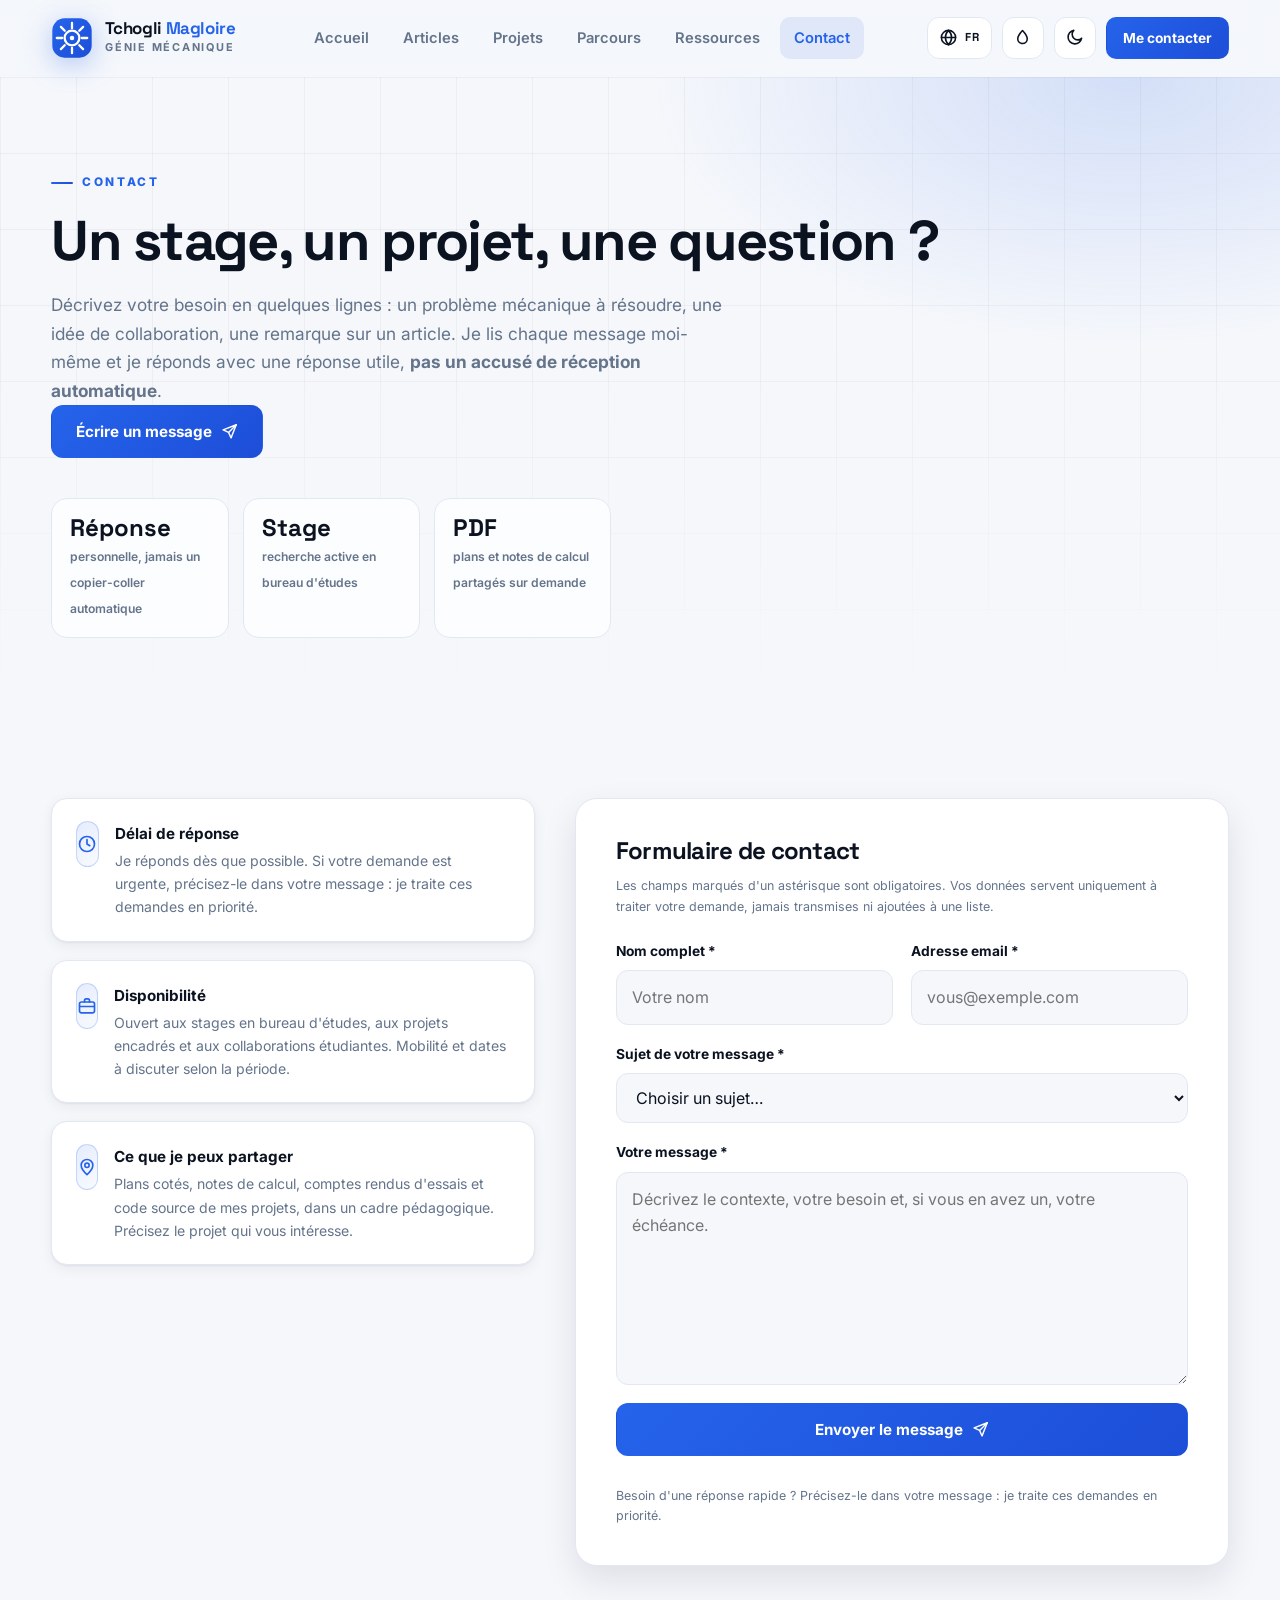
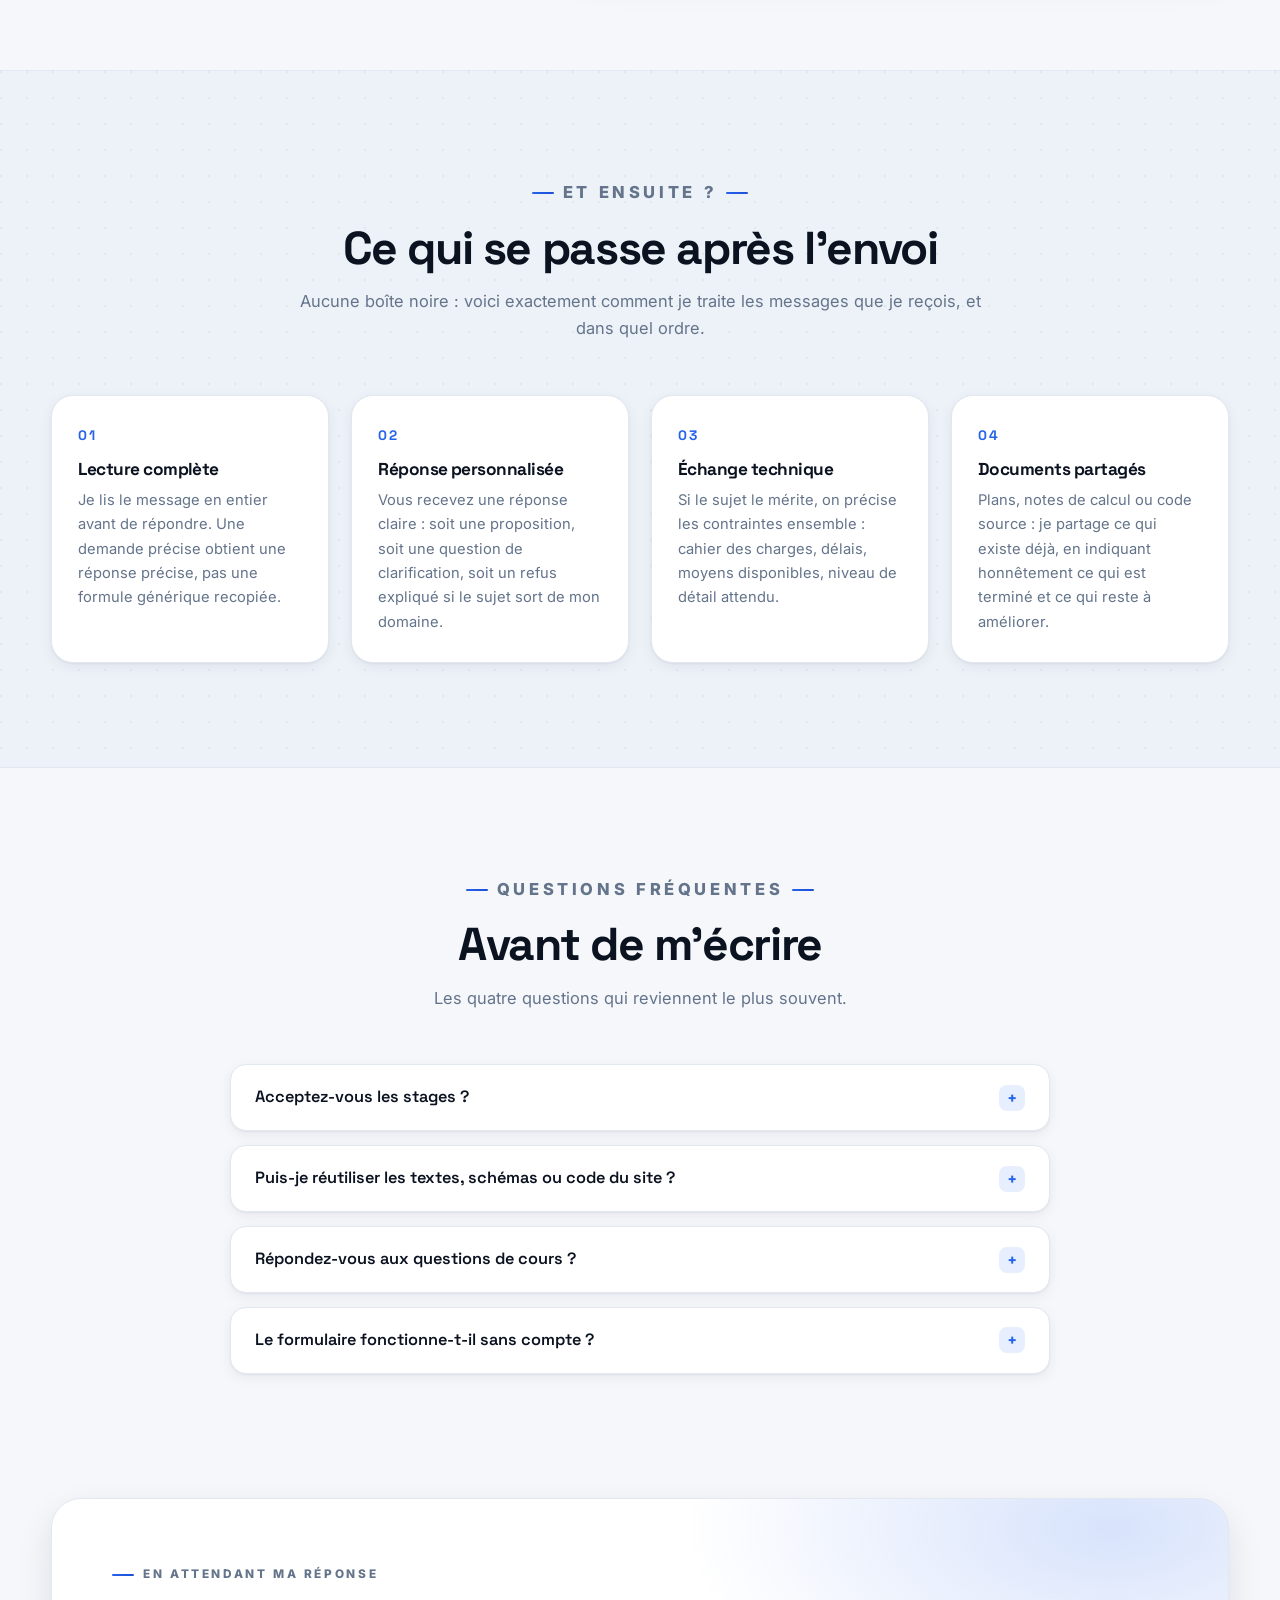
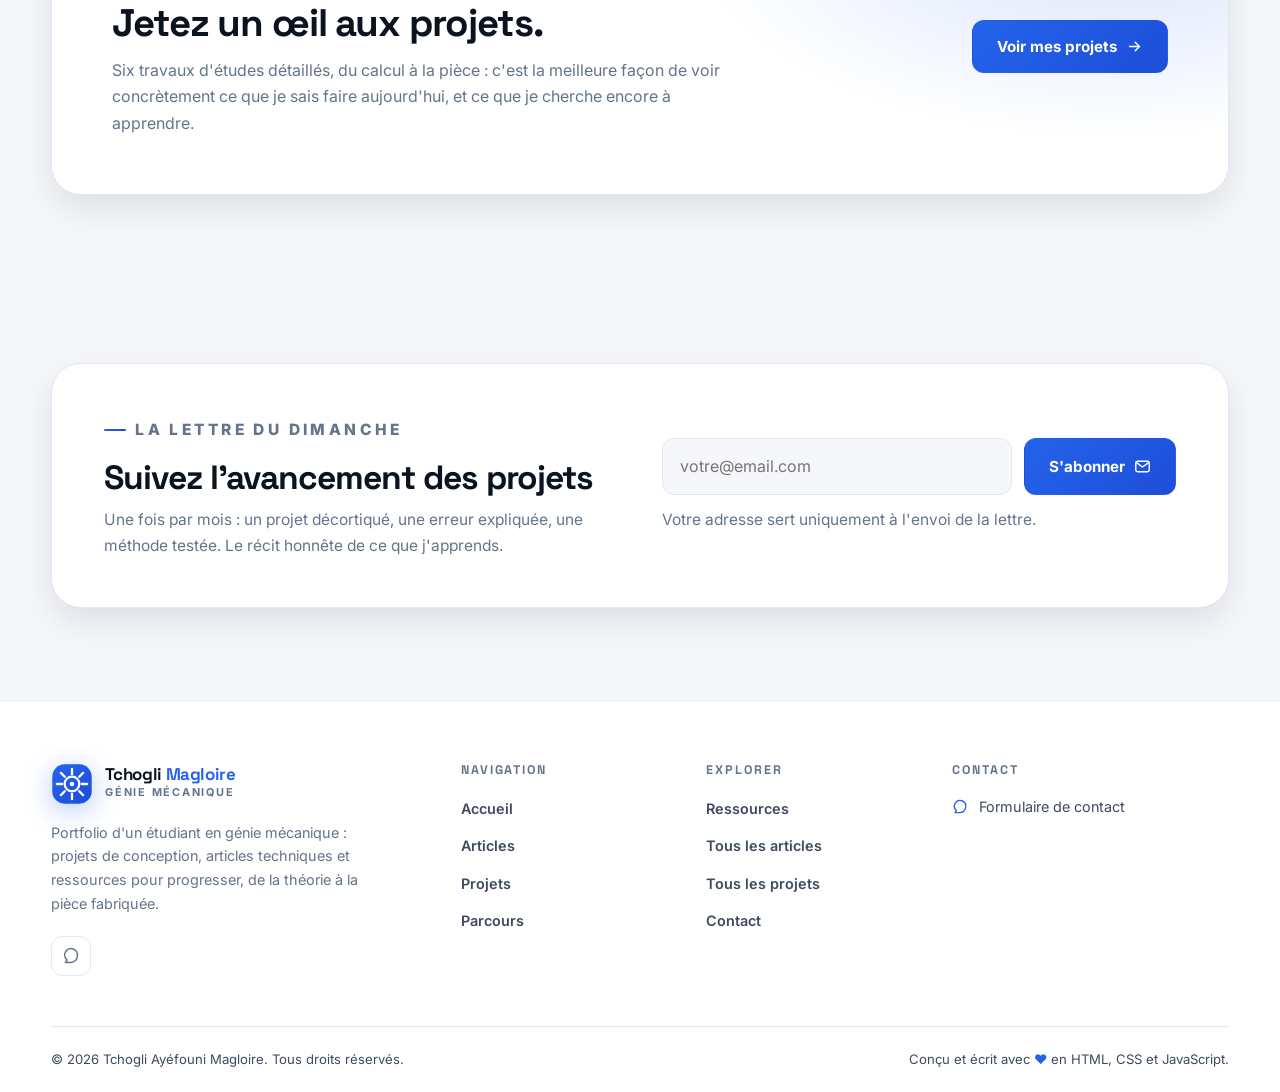
<file: contact.html>
<!DOCTYPE html>
<html lang="fr">
<head>
    <meta charset="UTF-8">
    <meta name="viewport" content="width=device-width, initial-scale=1.0">

    <title>Contact : stage, projet ou question | Tchogli Ayéfouni Magloire</title>

    <meta name="description"
          content="Écrire à Tchogli Ayéfouni Magloire : proposition de stage en bureau d'études, projet mécanique, question technique ou retour sur le site.">
    <meta name="author" content="Tchogli Ayéfouni Magloire">
    <meta name="keywords"
          content="contact étudiant génie mécanique, proposition de stage, bureau d'études, projet mécanique, collaboration technique">
    <meta name="theme-color" content="#f5f7fb">

    <meta property="og:type" content="website">
    <meta property="og:locale" content="fr_FR">
    <meta property="og:site_name" content="Tchogli Ayéfouni Magloire">
    <meta property="og:title" content="Contact : stage, projet ou question | Tchogli Ayéfouni Magloire">
    <meta property="og:description"
          content="Un formulaire direct, une adresse email et un délai de réponse annoncé : écrire à un étudiant en génie mécanique qui répond vraiment.">
    <meta property="og:image" content="assets/hero-visual.png">
    <meta name="twitter:card" content="summary_large_image">

    <link rel="icon" type="image/svg+xml" href="favicon.svg">

    <link rel="preconnect" href="https://fonts.googleapis.com">
    <link rel="preconnect" href="https://fonts.gstatic.com" crossorigin>
    <link rel="stylesheet"
          href="https://fonts.googleapis.com/css2?family=Inter:wght@400;500;600;700&family=Space+Grotesk:wght@500;600;700&display=swap">

    <link rel="stylesheet" href="style.css">

    <script>
        /* Applique le thème et l'accent mémorisés avant le premier rendu */
        (function () {
            var root = document.documentElement;
            var theme = "light";
            var accent = "azur";
            try {
                var stored = localStorage.getItem("theme");
                if (stored) {
                    theme = stored;
                } else if (window.matchMedia && window.matchMedia("(prefers-color-scheme: dark)").matches) {
                    theme = "dark";
                }
                accent = localStorage.getItem("accent") || "azur";
            } catch (error) {
                /* stockage indisponible : valeurs par défaut */
            }
            root.setAttribute("data-theme", theme);
            root.setAttribute("data-accent", accent);
        })();
    </script>

    <noscript>
        <style>
            .reveal { opacity: 1; transform: none; }
        </style>
    </noscript>
</head>

<body>

<a class="skip-link" href="#contenu">Aller au contenu principal</a>

<div class="scroll-progress" aria-hidden="true"></div>

<!-- Bibliothèque d'icônes (SVG sprite) -->

<svg style="position:absolute;width:0;height:0;overflow:hidden" aria-hidden="true"
     focusable="false" xmlns="http://www.w3.org/2000/svg">

    <symbol id="i-arrow-right" viewBox="0 0 24 24" fill="none" stroke="currentColor" stroke-width="2" stroke-linecap="round" stroke-linejoin="round"><path d="M5 12h14"/><path d="m13 6 6 6-6 6"/></symbol>
    <symbol id="i-arrow-left" viewBox="0 0 24 24" fill="none" stroke="currentColor" stroke-width="2" stroke-linecap="round" stroke-linejoin="round"><path d="M19 12H5"/><path d="m11 18-6-6 6-6"/></symbol>
    <symbol id="i-arrow-up" viewBox="0 0 24 24" fill="none" stroke="currentColor" stroke-width="2" stroke-linecap="round" stroke-linejoin="round"><path d="M12 19V5"/><path d="m6 11 6-6 6 6"/></symbol>
    <symbol id="i-check" viewBox="0 0 24 24" fill="none" stroke="currentColor" stroke-width="2" stroke-linecap="round" stroke-linejoin="round"><path d="M20 6 9 17l-5-5"/></symbol>
    <symbol id="i-check-circle" viewBox="0 0 24 24" fill="none" stroke="currentColor" stroke-width="2" stroke-linecap="round" stroke-linejoin="round"><circle cx="12" cy="12" r="9"/><path d="m8.5 12.5 2.5 2.5 4.5-5"/></symbol>
    <symbol id="i-close" viewBox="0 0 24 24" fill="none" stroke="currentColor" stroke-width="2" stroke-linecap="round" stroke-linejoin="round"><path d="M18 6 6 18"/><path d="m6 6 12 12"/></symbol>
    <symbol id="i-sun" viewBox="0 0 24 24" fill="none" stroke="currentColor" stroke-width="2" stroke-linecap="round" stroke-linejoin="round"><circle cx="12" cy="12" r="3.6"/><path d="M12 3v1.8M12 19.2V21M4.2 4.2l1.3 1.3M18.5 18.5l1.3 1.3M3 12h1.8M19.2 12H21M4.2 19.8l1.3-1.3M18.5 5.5l1.3-1.3"/></symbol>
    <symbol id="i-moon" viewBox="0 0 24 24" fill="none" stroke="currentColor" stroke-width="2" stroke-linecap="round" stroke-linejoin="round"><path d="M21 12.9A8.6 8.6 0 1 1 11.1 3a6.8 6.8 0 0 0 9.9 9.9Z"/></symbol>
    <symbol id="i-droplet" viewBox="0 0 24 24" fill="none" stroke="currentColor" stroke-width="2" stroke-linecap="round" stroke-linejoin="round"><path d="M12 3.2s6 6.4 6 10.4a6 6 0 0 1-12 0c0-4 6-10.4 6-10.4Z"/></symbol>
    <symbol id="i-copy" viewBox="0 0 24 24" fill="none" stroke="currentColor" stroke-width="2" stroke-linecap="round" stroke-linejoin="round"><rect x="9" y="9" width="12" height="12" rx="2.2"/><path d="M5 15H4.2A1.2 1.2 0 0 1 3 13.8V4.2A1.2 1.2 0 0 1 4.2 3h9.6A1.2 1.2 0 0 1 15 4.2V5"/></symbol>
    <symbol id="i-mail" viewBox="0 0 24 24" fill="none" stroke="currentColor" stroke-width="2" stroke-linecap="round" stroke-linejoin="round"><rect x="2.5" y="4.5" width="19" height="15" rx="2.5"/><path d="m3.5 6.5 8.5 6.2 8.5-6.2"/></symbol>
    <symbol id="i-send" viewBox="0 0 24 24" fill="none" stroke="currentColor" stroke-width="2" stroke-linecap="round" stroke-linejoin="round"><path d="M21.5 2.5 3 9.8l7.7 3.5 3.5 7.7Z"/><path d="M21.5 2.5 10.7 13.3"/></symbol>
    <symbol id="i-search" viewBox="0 0 24 24" fill="none" stroke="currentColor" stroke-width="2" stroke-linecap="round" stroke-linejoin="round"><circle cx="11" cy="11" r="6.5"/><path d="m20 20-4.3-4.3"/></symbol>
    <symbol id="i-clock" viewBox="0 0 24 24" fill="none" stroke="currentColor" stroke-width="2" stroke-linecap="round" stroke-linejoin="round"><circle cx="12" cy="12" r="9"/><path d="M12 6.8V12l3.4 2"/></symbol>
    <symbol id="i-calendar" viewBox="0 0 24 24" fill="none" stroke="currentColor" stroke-width="2" stroke-linecap="round" stroke-linejoin="round"><rect x="3" y="5" width="18" height="16" rx="2.5"/><path d="M8 3v4M16 3v4M3.5 11h17"/></symbol>
    <symbol id="i-tag" viewBox="0 0 24 24" fill="none" stroke="currentColor" stroke-width="2" stroke-linecap="round" stroke-linejoin="round"><path d="M20.6 13.3 13.3 20.6a2 2 0 0 1-2.8 0l-7.1-7.1A2 2 0 0 1 2.8 12V5.2a2 2 0 0 1 2-2h6.8a2 2 0 0 1 1.4.6l7.6 7.5a2 2 0 0 1 0 2Z"/><circle cx="7.6" cy="7.6" r="1.2"/></symbol>
    <symbol id="i-download" viewBox="0 0 24 24" fill="none" stroke="currentColor" stroke-width="2" stroke-linecap="round" stroke-linejoin="round"><path d="M12 3.5v11"/><path d="m7.5 10.5 4.5 4.5 4.5-4.5"/><path d="M4 20h16"/></symbol>
    <symbol id="i-external" viewBox="0 0 24 24" fill="none" stroke="currentColor" stroke-width="2" stroke-linecap="round" stroke-linejoin="round"><path d="M14 4h6v6"/><path d="M20 4 11 13"/><path d="M18.5 14v4.5a2 2 0 0 1-2 2H6a2 2 0 0 1-2-2V8a2 2 0 0 1 2-2h4.5"/></symbol>
    <symbol id="i-share" viewBox="0 0 24 24" fill="none" stroke="currentColor" stroke-width="2" stroke-linecap="round" stroke-linejoin="round"><circle cx="18" cy="5.2" r="2.6"/><circle cx="6" cy="12" r="2.6"/><circle cx="18" cy="18.8" r="2.6"/><path d="m8.4 10.7 7.2-4.2M8.4 13.3l7.2 4.2"/></symbol>
    <symbol id="i-link" viewBox="0 0 24 24" fill="none" stroke="currentColor" stroke-width="2" stroke-linecap="round" stroke-linejoin="round"><path d="M10.5 13.5a4.2 4.2 0 0 0 5.9 0l2.9-2.9a4.2 4.2 0 0 0-5.9-5.9l-1.3 1.3"/><path d="M13.5 10.5a4.2 4.2 0 0 0-5.9 0l-2.9 2.9a4.2 4.2 0 0 0 5.9 5.9l1.3-1.3"/></symbol>
    <symbol id="i-user" viewBox="0 0 24 24" fill="none" stroke="currentColor" stroke-width="2" stroke-linecap="round" stroke-linejoin="round"><circle cx="12" cy="8.4" r="3.8"/><path d="M4.8 20.4a7.2 7.2 0 0 1 14.4 0"/></symbol>
    <symbol id="i-map-pin" viewBox="0 0 24 24" fill="none" stroke="currentColor" stroke-width="2" stroke-linecap="round" stroke-linejoin="round"><path d="M12 21.2s7-6.3 7-11.2a7 7 0 1 0-14 0c0 4.9 7 11.2 7 11.2Z"/><circle cx="12" cy="10" r="2.6"/></symbol>
    <symbol id="i-message" viewBox="0 0 24 24" fill="none" stroke="currentColor" stroke-width="2" stroke-linecap="round" stroke-linejoin="round"><path d="M20.5 12a8.5 8.5 0 0 1-8.5 8.5H4.5l2.3-3.2A8.5 8.5 0 1 1 20.5 12Z"/></symbol>
    <symbol id="i-book" viewBox="0 0 24 24" fill="none" stroke="currentColor" stroke-width="2" stroke-linecap="round" stroke-linejoin="round"><path d="M12 6.6C12 5 10.7 3.6 8.4 3.6H3v13.6h5.4C10.7 17.2 12 18.6 12 20.2"/><path d="M12 6.6c0-1.6 1.3-3 3.6-3H21v13.6h-5.4c-2.3 0-3.6 1.4-3.6 3"/></symbol>
    <symbol id="i-file" viewBox="0 0 24 24" fill="none" stroke="currentColor" stroke-width="2" stroke-linecap="round" stroke-linejoin="round"><path d="M14 3.2H7.2A2.2 2.2 0 0 0 5 5.4v13.2a2.2 2.2 0 0 0 2.2 2.2h9.6a2.2 2.2 0 0 0 2.2-2.2V8Z"/><path d="M13.8 3.4V8h5.1"/><path d="M8.5 13h7M8.5 16.5h4.5"/></symbol>
    <symbol id="i-graduate" viewBox="0 0 24 24" fill="none" stroke="currentColor" stroke-width="2" stroke-linecap="round" stroke-linejoin="round"><path d="m12 4.2-9 4.1 9 4.1 9-4.1Z"/><path d="M7 10.4V15c0 1.4 2.2 2.6 5 2.6s5-1.2 5-2.6v-4.6"/></symbol>
    <symbol id="i-briefcase" viewBox="0 0 24 24" fill="none" stroke="currentColor" stroke-width="2" stroke-linecap="round" stroke-linejoin="round"><rect x="3" y="7.2" width="18" height="13" rx="2.4"/><path d="M9 7.2V5.4a2 2 0 0 1 2-2h2a2 2 0 0 1 2 2v1.8"/><path d="M3.5 12.6h17"/></symbol>
    <symbol id="i-lightbulb" viewBox="0 0 24 24" fill="none" stroke="currentColor" stroke-width="2" stroke-linecap="round" stroke-linejoin="round"><path d="M9.2 18h5.6"/><path d="M10.2 21h3.6"/><path d="M12 3a6 6 0 0 0-3.4 10.9c.6.5 1 1.2 1 2h4.8c0-.8.4-1.5 1-2A6 6 0 0 0 12 3Z"/></symbol>
    <symbol id="i-target" viewBox="0 0 24 24" fill="none" stroke="currentColor" stroke-width="2" stroke-linecap="round" stroke-linejoin="round"><circle cx="12" cy="12" r="8.6"/><circle cx="12" cy="12" r="4.8"/><circle cx="12" cy="12" r="1.3"/></symbol>
    <symbol id="i-trend" viewBox="0 0 24 24" fill="none" stroke="currentColor" stroke-width="2" stroke-linecap="round" stroke-linejoin="round"><path d="m3.5 17 5.8-5.8 3.8 3.8L20 8.2"/><path d="M15 8.2h5v5"/></symbol>
    <symbol id="i-chart" viewBox="0 0 24 24" fill="none" stroke="currentColor" stroke-width="2" stroke-linecap="round" stroke-linejoin="round"><path d="M3 20.5h18"/><rect x="5" y="11.5" width="3.6" height="6" rx="1.2"/><rect x="10.2" y="7.5" width="3.6" height="10" rx="1.2"/><rect x="15.4" y="13.5" width="3.6" height="4" rx="1.2"/></symbol>
    <symbol id="i-cube" viewBox="0 0 24 24" fill="none" stroke="currentColor" stroke-width="2" stroke-linecap="round" stroke-linejoin="round"><path d="M20.8 8.3v7.4L12 20.9 3.2 15.7V8.3L12 3.1Z"/><path d="M3.5 8.5 12 13.4l8.5-4.9"/><path d="M12 13.4v7.5"/></symbol>
    <symbol id="i-layers" viewBox="0 0 24 24" fill="none" stroke="currentColor" stroke-width="2" stroke-linecap="round" stroke-linejoin="round"><path d="m12 3.2 8.8 4.6L12 12.4 3.2 7.8Z"/><path d="m3.2 12.2 8.8 4.6 8.8-4.6"/><path d="m3.2 16.4 8.8 4.6 8.8-4.6"/></symbol>
    <symbol id="i-ruler" viewBox="0 0 24 24" fill="none" stroke="currentColor" stroke-width="2" stroke-linecap="round" stroke-linejoin="round"><path d="M3.4 15.2 15.2 3.4l5.4 5.4L8.8 20.6Z"/><path d="m7.6 11 2.2 2.2M11 7.6l2.2 2.2M14.4 4.2l2.2 2.2"/></symbol>
    <symbol id="i-code" viewBox="0 0 24 24" fill="none" stroke="currentColor" stroke-width="2" stroke-linecap="round" stroke-linejoin="round"><path d="M8.6 8l-4.6 4 4.6 4"/><path d="m15.4 8 4.6 4-4.6 4"/><path d="M13.4 4.8 10.6 19.2"/></symbol>
    <symbol id="i-flask" viewBox="0 0 24 24" fill="none" stroke="currentColor" stroke-width="2" stroke-linecap="round" stroke-linejoin="round"><path d="M9.5 3h5"/><path d="M10.5 3v5.6L5.7 17a2.4 2.4 0 0 0 2.1 3.6h8.4a2.4 2.4 0 0 0 2.1-3.6L13.5 8.6V3"/><path d="M7.6 14.4h8.8"/></symbol>
    <symbol id="i-cpu" viewBox="0 0 24 24" fill="none" stroke="currentColor" stroke-width="2" stroke-linecap="round" stroke-linejoin="round"><rect x="7.2" y="7.2" width="9.6" height="9.6" rx="2.2"/><path d="M10.5 2.6v4.4M13.5 2.6v4.4M10.5 17v4.4M13.5 17v4.4M2.6 10.5H7M2.6 13.5H7M17 10.5h4.4M17 13.5h4.4"/></symbol>
    <symbol id="i-wind" viewBox="0 0 24 24" fill="none" stroke="currentColor" stroke-width="2" stroke-linecap="round" stroke-linejoin="round"><path d="M3 8.2h9.4a2.9 2.9 0 1 0-2.9-2.9"/><path d="M3 15.8h13.4a2.9 2.9 0 1 1-2.9 2.9"/><path d="M3 12h16.4a2.9 2.9 0 1 0-2.9-2.9"/></symbol>
    <symbol id="i-shield" viewBox="0 0 24 24" fill="none" stroke="currentColor" stroke-width="2" stroke-linecap="round" stroke-linejoin="round"><path d="M12 3 5.2 5.8v6.1c0 4.3 2.9 7.9 6.8 9.4 3.9-1.5 6.8-5.1 6.8-9.4V5.8Z"/><path d="m9.4 11.9 2 2 3.2-3.4"/></symbol>
    <symbol id="i-sparkles" viewBox="0 0 24 24" fill="none" stroke="currentColor" stroke-width="2" stroke-linecap="round" stroke-linejoin="round"><path d="m11.5 3.8 1.6 4.4 4.4 1.6-4.4 1.6-1.6 4.4-1.6-4.4-4.4-1.6 4.4-1.6Z"/><path d="m18 15.4.8 2.2 2.2.8-2.2.8-.8 2.2-.8-2.2-2.2-.8 2.2-.8Z"/></symbol>
    <symbol id="i-refresh" viewBox="0 0 24 24" fill="none" stroke="currentColor" stroke-width="2" stroke-linecap="round" stroke-linejoin="round"><path d="M20.6 12a8.6 8.6 0 1 1-2.6-6.2"/><path d="M20.8 3.6v5h-5"/></symbol>
    <symbol id="i-play" viewBox="0 0 24 24" fill="none" stroke="currentColor" stroke-width="2" stroke-linecap="round" stroke-linejoin="round"><circle cx="12" cy="12" r="9"/><path d="m10.2 8.6 5.6 3.4-5.6 3.4Z"/></symbol>
    <symbol id="i-globe" viewBox="0 0 24 24" fill="none" stroke="currentColor" stroke-width="2" stroke-linecap="round" stroke-linejoin="round"><circle cx="12" cy="12" r="9"/><path d="M3.2 12h17.6"/><path d="M12 3c2.6 2.6 3.9 5.7 3.9 9s-1.3 6.4-3.9 9c-2.6-2.6-3.9-5.7-3.9-9S9.4 5.6 12 3Z"/></symbol>
    <symbol id="i-database" viewBox="0 0 24 24" fill="none" stroke="currentColor" stroke-width="2" stroke-linecap="round" stroke-linejoin="round"><ellipse cx="12" cy="6.2" rx="7.4" ry="3.2"/><path d="M4.6 6.2v11.6c0 1.8 3.3 3.2 7.4 3.2s7.4-1.4 7.4-3.2V6.2"/><path d="M4.6 12c0 1.8 3.3 3.2 7.4 3.2s7.4-1.4 7.4-3.2"/></symbol>
    <symbol id="i-zap" viewBox="0 0 24 24" fill="none" stroke="currentColor" stroke-width="2" stroke-linecap="round" stroke-linejoin="round"><path d="M13.4 2.4 4.8 13.6h6l-1.2 8 8.6-11.2h-6Z"/></symbol>
    <symbol id="i-pen" viewBox="0 0 24 24" fill="none" stroke="currentColor" stroke-width="2" stroke-linecap="round" stroke-linejoin="round"><path d="M15.6 4.4l4 4L8.8 19.2H4.8v-4Z"/><path d="m13.6 6.4 4 4"/></symbol>
    <symbol id="i-nut" viewBox="0 0 24 24" fill="none" stroke="currentColor" stroke-width="2" stroke-linecap="round" stroke-linejoin="round"><path d="M12 3.2 20 7.8v8.4l-8 4.6-8-4.6V7.8Z"/><circle cx="12" cy="12" r="3.1"/></symbol>
    <symbol id="i-cog" viewBox="0 0 24 24" fill="none" stroke="currentColor" stroke-width="2" stroke-linecap="round" stroke-linejoin="round"><circle cx="12" cy="12" r="4.6"/><circle cx="12" cy="12" r="1.4"/><path d="M12 2.2v3.4M12 18.4v3.4M3.4 5.6 6 8.2M18 15.8l2.6 2.6M2.2 12h3.4M18.4 12h3.4M3.4 18.4 6 15.8M18 8.2l2.6-2.6"/></symbol>
    <symbol id="i-eye" viewBox="0 0 24 24" fill="none" stroke="currentColor" stroke-width="2" stroke-linecap="round" stroke-linejoin="round"><path d="M2.5 12S6.2 6.4 12 6.4 21.5 12 21.5 12 17.8 17.6 12 17.6 2.5 12 2.5 12Z"/><circle cx="12" cy="12" r="2.8"/></symbol>
    <symbol id="i-award" viewBox="0 0 24 24" fill="none" stroke="currentColor" stroke-width="2" stroke-linecap="round" stroke-linejoin="round"><circle cx="12" cy="9.4" r="5.4"/><path d="m8.6 13.8-1.4 7 4.8-2.8 4.8 2.8-1.4-7"/></symbol>
    <symbol id="i-heart" viewBox="0 0 24 24" fill="none" stroke="currentColor" stroke-width="2" stroke-linecap="round" stroke-linejoin="round"><path d="M12 20.4S3.6 15.4 3.6 9.8a4.7 4.7 0 0 1 8.4-3 4.7 4.7 0 0 1 8.4 3c0 5.6-8.4 10.6-8.4 10.6Z"/></symbol>
    <symbol id="i-menu" viewBox="0 0 24 24" fill="none" stroke="currentColor" stroke-width="2" stroke-linecap="round" stroke-linejoin="round"><path d="M4 7h16M4 12h16M4 17h16"/></symbol>
</svg>


<!-- =========================================================
     EN-TÊTE
     ========================================================= -->

<header class="site-header">
    <div class="container nav-bar">

        <a class="brand" href="index.html" aria-label="Accueil, Tchogli Ayéfouni Magloire">
            <svg class="brand-mark" viewBox="0 0 48 48" aria-hidden="true">
                <defs>
                    <linearGradient id="brandGrad" x1="0" y1="0" x2="1" y2="1">
                        <stop offset="0" style="stop-color:var(--primary)"></stop>
                        <stop offset="1" style="stop-color:var(--primary-strong)"></stop>
                    </linearGradient>
                </defs>
                <rect x="1.5" y="1.5" width="45" height="45" rx="14" fill="url(#brandGrad)"></rect>
                <g fill="none" stroke="#ffffff" stroke-width="2.6" stroke-linecap="round">
                    <circle cx="24" cy="24" r="8.4"></circle>
                    <circle cx="24" cy="24" r="2.6" fill="#ffffff" stroke="none"></circle>
                    <path d="M24 6.6v6.2M24 35.2v6.2M6.6 24h6.2M35.2 24h6.2M11.3 11.3l4.4 4.4M32.3 32.3l4.4 4.4M11.3 36.7l4.4-4.4M32.3 15.7l4.4-4.4"></path>
                </g>
            </svg>
            <span>
                <span class="brand-name">Tchogli <span>Magloire</span></span>
                <span class="brand-role">Génie mécanique</span>
            </span>
        </a>

        <nav class="main-nav" aria-label="Navigation principale">
            <a class="nav-link" href="index.html">Accueil</a>
            <a class="nav-link" href="articles.html">Articles</a>
            <a class="nav-link" href="projets.html">Projets</a>
            <a class="nav-link" href="parcours.html">Parcours</a>
            <a class="nav-link" href="ressources.html">Ressources</a>
            <a class="nav-link active" href="contact.html" aria-current="page">Contact</a>
        </nav>

        <div class="nav-actions">

            <div class="lang-wrap" id="langWrap">
                <button class="icon-btn lang-btn" id="langBtn" type="button"
                        aria-expanded="false" aria-haspopup="dialog"
                        aria-label="Changer la langue du site" title="Langue du site">
                    <svg class="i" aria-hidden="true"><use href="#i-globe"></use></svg>
                    <span class="lang-code" id="langCode" translate="no">FR</span>
                </button>

                <div class="lang-pop" id="langPop" role="dialog" aria-label="Langue du site">
                    <span class="accent-pop-title">Langue du site</span>
                    <input class="lang-search" id="langSearch" type="search"
                           placeholder="Rechercher une langue" autocomplete="off"
                           aria-label="Rechercher une langue">
                    <div class="lang-list" id="langList" translate="no"></div>
                    <p class="accent-pop-note">
                        Traduction automatique par Google. Le choix reste mémorisé sur cet appareil.
                    </p>
                </div>
            </div>

            <div class="accent-wrap" id="accentWrap">
                <button class="icon-btn" id="accentBtn" type="button"
                        aria-expanded="false" aria-haspopup="true"
                        aria-label="Changer la couleur d'accent" title="Couleur d'accent">
                    <svg class="i" aria-hidden="true"><use href="#i-droplet"></use></svg>
                </button>

                <div class="accent-pop" id="accentPop" role="dialog" aria-label="Couleur d'accent">
                    <span class="accent-pop-title">Couleur d'accent</span>
                    <div class="accent-list">
                        <button class="accent-swatch" type="button" data-accent="azur"
                                aria-label="Accent azur" title="Azur"></button>
                        <button class="accent-swatch" type="button" data-accent="ambre"
                                aria-label="Accent ambre" title="Ambre"></button>
                        <button class="accent-swatch" type="button" data-accent="emeraude"
                                aria-label="Accent émeraude" title="Émeraude"></button>
                        <button class="accent-swatch" type="button" data-accent="violet"
                                aria-label="Accent violet" title="Violet"></button>
                    </div>
                    <p class="accent-pop-note">
                        L'accent colore tout le site et reste mémorisé sur cet appareil.
                    </p>
                </div>
            </div>

            <button class="icon-btn" type="button" data-theme-toggle
                    aria-pressed="false" aria-label="Basculer entre thème clair et sombre"
                    title="Passer en thème sombre">
                <svg class="i ic-moon" aria-hidden="true"><use href="#i-moon"></use></svg>
                <svg class="i ic-sun" aria-hidden="true"><use href="#i-sun"></use></svg>
            </button>

            <a class="btn sm nav-cta" href="contact.html">Me contacter</a>

            <button class="burger" id="menuBtn" type="button"
                    aria-label="Ouvrir le menu" aria-expanded="false" aria-controls="mobilePanel">
                <span></span>
            </button>

        </div>

    </div>
</header>


<!-- MENU MOBILE -->

<div class="mobile-panel" id="mobilePanel" aria-hidden="true">
    <div class="mobile-overlay"></div>

    <aside class="mobile-drawer" role="dialog" aria-label="Menu de navigation">

        <div class="mobile-head">
            <span class="brand">
                <svg class="brand-mark" viewBox="0 0 48 48" aria-hidden="true">
                    <defs>
                        <linearGradient id="brandGradMenu" x1="0" y1="0" x2="1" y2="1">
                            <stop offset="0" style="stop-color:var(--primary)"></stop>
                            <stop offset="1" style="stop-color:var(--primary-strong)"></stop>
                        </linearGradient>
                    </defs>
                    <rect x="1.5" y="1.5" width="45" height="45" rx="14" fill="url(#brandGradMenu)"></rect>
                    <g fill="none" stroke="#ffffff" stroke-width="2.6" stroke-linecap="round">
                        <circle cx="24" cy="24" r="8.4"></circle>
                        <circle cx="24" cy="24" r="2.6" fill="#ffffff" stroke="none"></circle>
                    </g>
                </svg>
                <span>
                    <span class="brand-name">Tchogli <span>Magloire</span></span>
                    <span class="brand-role">Génie mécanique</span>
                </span>
            </span>

            <button class="icon-btn" id="mobileClose" type="button" aria-label="Fermer le menu">
                <svg class="i" aria-hidden="true"><use href="#i-close"></use></svg>
            </button>
        </div>

        <nav class="m-nav" aria-label="Navigation mobile">
            <a href="index.html">Accueil <svg class="i" aria-hidden="true"><use href="#i-arrow-right"></use></svg></a>
            <a href="articles.html">Articles <svg class="i" aria-hidden="true"><use href="#i-arrow-right"></use></svg></a>
            <a href="projets.html">Projets <svg class="i" aria-hidden="true"><use href="#i-arrow-right"></use></svg></a>
            <a href="parcours.html">Parcours <svg class="i" aria-hidden="true"><use href="#i-arrow-right"></use></svg></a>
            <a href="ressources.html">Ressources <svg class="i" aria-hidden="true"><use href="#i-arrow-right"></use></svg></a>
            <a class="active" href="contact.html">Contact <svg class="i" aria-hidden="true"><use href="#i-arrow-right"></use></svg></a>
        </nav>

        <p class="mobile-label">Apparence</p>

        <div class="m-options">
            <div class="m-option-row">
                <span>Thème sombre</span>
                <button class="icon-btn" type="button" data-theme-toggle
                        aria-pressed="false" aria-label="Basculer entre thème clair et sombre"
                        title="Passer en thème sombre">
                    <svg class="i ic-moon" aria-hidden="true"><use href="#i-moon"></use></svg>
                    <svg class="i ic-sun" aria-hidden="true"><use href="#i-sun"></use></svg>
                </button>
            </div>

            <div class="m-option-row">
                <span>Couleur</span>
                <div class="accent-list">
                    <button class="accent-swatch" type="button" data-accent="azur"
                            aria-label="Accent azur" title="Azur"></button>
                    <button class="accent-swatch" type="button" data-accent="ambre"
                            aria-label="Accent ambre" title="Ambre"></button>
                    <button class="accent-swatch" type="button" data-accent="emeraude"
                            aria-label="Accent émeraude" title="Émeraude"></button>
                    <button class="accent-swatch" type="button" data-accent="violet"
                            aria-label="Accent violet" title="Violet"></button>
                </div>
            </div>
        </div>

        <p class="mobile-label">Langue</p>

        <select class="lang-select m-lang-select notranslate" data-lang-select
                aria-label="Langue du site" translate="no"></select>

        <a class="btn block m-cta" href="#formulaire">
            Aller au formulaire
            <svg class="i" aria-hidden="true"><use href="#i-send"></use></svg>
        </a>

    </aside>
</div>


<main id="contenu">

    <!-- =========================================================
         EN-TÊTE DE PAGE
         ========================================================= -->

    <section class="page-hero">
        <div class="container page-hero-inner">

            <p class="eyebrow">Contact</p>

            <h1>Un stage, un projet, une question&nbsp;?</h1>

            <p class="lead">
                Décrivez votre besoin en quelques lignes : un problème mécanique à
                résoudre, une idée de collaboration, une remarque sur un article.
                Je lis chaque message moi-même et je réponds avec une réponse
                utile, <strong>pas un accusé de réception automatique</strong>.
            </p>

            <div class="hero-actions">
                <a class="btn" href="#formulaire">
                    Écrire un message
                    <svg class="i" aria-hidden="true"><use href="#i-send"></use></svg>
                </a>
            </div>

            <div class="hero-stats">
                <div class="hero-stat">
                    <strong>Réponse</strong>
                    <span>personnelle, jamais un copier-coller automatique</span>
                </div>
                <div class="hero-stat">
                    <strong>Stage</strong>
                    <span>recherche active en bureau d'études</span>
                </div>
                <div class="hero-stat">
                    <strong>PDF</strong>
                    <span>plans et notes de calcul partagés sur demande</span>
                </div>
            </div>

        </div>
    </section>


    <!-- =========================================================
         FORMULAIRE + COORDONNÉES
         ========================================================= -->

    <section class="section">
        <div class="container">

            <div class="contact-grid">

                <div class="contact-side">


                    <div class="info-card reveal" style="--d:0.06s">
                        <div class="icon-tile"><svg class="i" aria-hidden="true"><use href="#i-clock"></use></svg></div>
                        <div>
                            <strong>Délai de réponse</strong>
                            <p>
                                Je réponds dès que possible. Si votre demande est urgente,
                                précisez-le dans votre message : je traite ces demandes en priorité.
                            </p>
                        </div>
                    </div>

                    <div class="info-card reveal" style="--d:0.12s">
                        <div class="icon-tile"><svg class="i" aria-hidden="true"><use href="#i-briefcase"></use></svg></div>
                        <div>
                            <strong>Disponibilité</strong>
                            <p>
                                Ouvert aux stages en bureau d'études, aux projets encadrés
                                et aux collaborations étudiantes. Mobilité et dates à
                                discuter selon la période.
                            </p>
                        </div>
                    </div>

                    <div class="info-card reveal" style="--d:0.18s">
                        <div class="icon-tile"><svg class="i" aria-hidden="true"><use href="#i-map-pin"></use></svg></div>
                        <div>
                            <strong>Ce que je peux partager</strong>
                            <p>
                                Plans cotés, notes de calcul, comptes rendus d'essais et
                                code source de mes projets, dans un cadre pédagogique.
                                Précisez le projet qui vous intéresse.
                            </p>
                        </div>
                    </div>

                </div>

                <div class="contact-card reveal" id="formulaire" style="--d:0.08s">

                    <h2>Formulaire de contact</h2>
                    <p class="form-note" style="margin-bottom:22px">
                        Les champs marqués d'un astérisque sont obligatoires. Vos données
                        servent uniquement à traiter votre demande, jamais transmises ni
                        ajoutées à une liste.
                    </p>

                    <form class="contact-form" data-form
                          action="https://formsubmit.co/maglo9501@gmail.com" method="POST">

                        <input type="hidden" name="_subject" value="Nouveau message depuis le portfolio">
                        <input type="hidden" name="_template" value="table">
                        <input type="text" name="_honey" class="form-honey" tabindex="-1" autocomplete="off">

                        <div class="form-grid">

                            <div class="field">
                                <label for="c-name">Nom complet *</label>
                                <input id="c-name" type="text" name="name"
                                       placeholder="Votre nom" required autocomplete="name">
                            </div>

                            <div class="field">
                                <label for="c-email">Adresse email *</label>
                                <input id="c-email" type="email" name="email"
                                       placeholder="vous@exemple.com" required autocomplete="email">
                            </div>

                        </div>

                        <div class="field">
                            <label for="c-sujet">Sujet de votre message *</label>
                            <select id="c-sujet" name="sujet" required>
                                <option value="" selected disabled>Choisir un sujet…</option>
                                <option value="Proposition de stage ou d'alternance">Proposition de stage ou d'alternance</option>
                                <option value="Projet ou étude technique">Projet ou étude technique</option>
                                <option value="Question sur un article ou un projet">Question sur un article ou un projet</option>
                                <option value="Retour sur le site">Retour sur le site</option>
                                <option value="Demande de documents (plans, notes de calcul)">Demande de documents (plans, notes de calcul)</option>
                                <option value="Autre demande">Autre demande</option>
                            </select>
                        </div>

                        <div class="field">
                            <label for="c-message">Votre message *</label>
                            <textarea id="c-message" name="message" rows="7"
                                      placeholder="Décrivez le contexte, votre besoin et, si vous en avez un, votre échéance."
                                      required></textarea>
                        </div>

                        <button class="btn" type="submit">
                            Envoyer le message
                            <svg class="i" aria-hidden="true"><use href="#i-send"></use></svg>
                        </button>

                        <p class="form-note">
                            Besoin d'une réponse rapide&nbsp;? Précisez-le dans
                            votre message : je traite ces demandes en priorité.
                        </p>

                    </form>

                </div>

            </div>

        </div>
    </section>


    <!-- =========================================================
         SUITE DU MESSAGE
         ========================================================= -->

    <section class="section alt">
        <div class="container">

            <div class="section-head center reveal">
                <p class="eyebrow">Et ensuite&nbsp;?</p>
                <h2>Ce qui se passe après l'envoi</h2>
                <p>
                    Aucune boîte noire : voici exactement comment je traite les messages
                    que je reçois, et dans quel ordre.
                </p>
            </div>

            <div class="steps">
                <div class="step reveal">
                    <h3>Lecture complète</h3>
                    <p>
                        Je lis le message en entier avant de répondre. Une demande précise
                        obtient une réponse précise, pas une formule générique recopiée.
                    </p>
                </div>
                <div class="step reveal" style="--d:0.08s">
                    <h3>Réponse personnalisée</h3>
                    <p>
                        Vous recevez une réponse claire : soit une proposition, soit une
                        question de clarification, soit un refus expliqué si le sujet
                        sort de mon domaine.
                    </p>
                </div>
                <div class="step reveal" style="--d:0.16s">
                    <h3>Échange technique</h3>
                    <p>
                        Si le sujet le mérite, on précise les contraintes ensemble :
                        cahier des charges, délais, moyens disponibles, niveau de
                        détail attendu.
                    </p>
                </div>
                <div class="step reveal" style="--d:0.24s">
                    <h3>Documents partagés</h3>
                    <p>
                        Plans, notes de calcul ou code source : je partage ce qui existe
                        déjà, en indiquant honnêtement ce qui est terminé et ce qui reste
                        à améliorer.
                    </p>
                </div>
            </div>

        </div>
    </section>


    <!-- =========================================================
         QUESTIONS FRÉQUENTES
         ========================================================= -->

    <section class="section">
        <div class="container">

            <div class="section-head center reveal">
                <p class="eyebrow">Questions fréquentes</p>
                <h2>Avant de m'écrire</h2>
                <p>Les quatre questions qui reviennent le plus souvent.</p>
            </div>

            <div class="faq">

                <details class="faq-item reveal">
                    <summary>Acceptez-vous les stages&nbsp;?</summary>
                    <div class="faq-body">
                        <p>
                            Oui, c'est même le but principal de cette page : je cherche un
                            stage en bureau d'études pour confronter mes méthodes à des
                            contraintes industrielles réelles. Précisez la période, la
                            durée et le type de missions, je réponds avec ce que je
                            peux apporter concrètement.
                        </p>
                    </div>
                </details>

                <details class="faq-item reveal" style="--d:0.06s">
                    <summary>Puis-je réutiliser les textes, schémas ou code du site&nbsp;?</summary>
                    <div class="faq-body">
                        <p>
                            Pour un usage pédagogique, oui, avec un lien vers la page
                            d'origine. Pour un usage commercial, demandez-moi d'abord :
                            dans tous les cas, la réponse arrive vite et la plupart du
                            temps elle est positive.
                        </p>
                    </div>
                </details>

                <details class="faq-item reveal" style="--d:0.12s">
                    <summary>Répondez-vous aux questions de cours&nbsp;?</summary>
                    <div class="faq-body">
                        <p>
                            Volontiers, à condition que la question soit précise : un
                            schéma, un calcul qui bloque, une hypothèse incomprise. Je ne
                            fais pas vos exercices à votre place, mais j'explique la
                            démarche, c'est plus utile sur la durée.
                        </p>
                    </div>
                </details>

                <details class="faq-item reveal" style="--d:0.18s">
                    <summary>Le formulaire fonctionne-t-il sans compte&nbsp;?</summary>
                    <div class="faq-body">
                        <p>
                            Oui : aucun compte, aucune inscription. Le message part
                            directement dans ma boîte email via le service FormSubmit,
                            et je ne l'utilise que pour vous répondre.
                        </p>
                    </div>
                </details>

            </div>

        </div>
    </section>


    <!-- =========================================================
         APPEL À L'ACTION
         ========================================================= -->

    <section class="cta">
        <div class="container">
            <div class="cta-box reveal">
                <div>
                    <p class="eyebrow">En attendant ma réponse</p>
                    <h2>Jetez un œil aux projets.</h2>
                    <p>
                        Six travaux d'études détaillés, du calcul à la pièce : c'est la
                        meilleure façon de voir concrètement ce que je sais faire
                        aujourd'hui, et ce que je cherche encore à apprendre.
                    </p>
                </div>
                <a class="btn" href="projets.html">
                    Voir mes projets
                    <svg class="i" aria-hidden="true"><use href="#i-arrow-right"></use></svg>
                </a>
            </div>
        </div>
    </section>

    <section class="section tight">
        <div class="container">
            <div class="newsletter-box reveal">
                <div>
                    <p class="eyebrow">La lettre du dimanche</p>
                    <h2>Suivez l'avancement des projets</h2>
                    <p>
                        Une fois par mois : un projet décortiqué, une erreur expliquée,
                        une méthode testée. Le récit honnête de ce que j'apprends.
                    </p>
                </div>

                <div>
                    <form class="newsletter-form"
                          action="https://formsubmit.co/maglo9501@gmail.com" method="POST">
                        <input type="hidden" name="_subject" value="Nouvel abonné à la lettre du dimanche">
                        <input type="hidden" name="_template" value="table">
                        <input type="text" name="_honey" class="form-honey" tabindex="-1" autocomplete="off">

                        <label class="sr-only" for="newsletter-email">Votre adresse email</label>
                        <input id="newsletter-email" type="email" name="email"
                               placeholder="votre@email.com" required>
                        <button class="btn" type="submit">
                            S'abonner
                            <svg class="i" aria-hidden="true"><use href="#i-mail"></use></svg>
                        </button>
                    </form>
                    <p class="form-note">
                        Votre adresse sert uniquement à l'envoi de la lettre.
                    </p>
                </div>
            </div>
        </div>
    </section>

</main>


<!-- =========================================================
     PIED DE PAGE
     ========================================================= -->

<footer class="site-footer">
    <div class="container">

        <div class="footer-grid">

            <div class="footer-brand">
                <a class="brand" href="index.html">
                    <svg class="brand-mark" viewBox="0 0 48 48" aria-hidden="true">
                        <defs>
                            <linearGradient id="brandGradFoot" x1="0" y1="0" x2="1" y2="1">
                                <stop offset="0" style="stop-color:var(--primary)"></stop>
                                <stop offset="1" style="stop-color:var(--primary-strong)"></stop>
                            </linearGradient>
                        </defs>
                        <rect x="1.5" y="1.5" width="45" height="45" rx="14" fill="url(#brandGradFoot)"></rect>
                        <g fill="none" stroke="#ffffff" stroke-width="2.6" stroke-linecap="round">
                            <circle cx="24" cy="24" r="8.4"></circle>
                            <circle cx="24" cy="24" r="2.6" fill="#ffffff" stroke="none"></circle>
                            <path d="M24 6.6v6.2M24 35.2v6.2M6.6 24h6.2M35.2 24h6.2M11.3 11.3l4.4 4.4M32.3 32.3l4.4 4.4M11.3 36.7l4.4-4.4M32.3 15.7l4.4-4.4"></path>
                        </g>
                    </svg>
                    <span>
                        <span class="brand-name">Tchogli <span>Magloire</span></span>
                        <span class="brand-role">Génie mécanique</span>
                    </span>
                </a>

                <p>
                    Portfolio d'un étudiant en génie mécanique : projets de conception,
                    articles techniques et ressources pour progresser, de la théorie
                    à la pièce fabriquée.
                </p>

                <div class="socials">
                    <a class="social-btn" href="contact.html"
                       aria-label="Ouvrir la page contact" title="Page contact">
                        <svg aria-hidden="true"><use href="#i-message"></use></svg>
                    </a>
                </div>
            </div>

            <div class="f-col">
                <h4>Navigation</h4>
                <ul class="f-links">
                    <li><a href="index.html">Accueil</a></li>
                    <li><a href="articles.html">Articles</a></li>
                    <li><a href="projets.html">Projets</a></li>
                    <li><a href="parcours.html">Parcours</a></li>
                </ul>
            </div>

            <div class="f-col">
                <h4>Explorer</h4>
                <ul class="f-links">
                    <li><a href="ressources.html">Ressources</a></li>
                    <li><a href="articles.html">Tous les articles</a></li>
                    <li><a href="projets.html">Tous les projets</a></li>
                    <li><a href="contact.html">Contact</a></li>
                </ul>
            </div>

            <div class="f-col">
                <h4>Contact</h4>
                <ul class="f-contact">
                    <li>
                        <svg class="i" aria-hidden="true"><use href="#i-message"></use></svg>
                        <a href="contact.html">Formulaire de contact</a>
                    </li>
                </ul>
            </div>

        </div>

        <div class="footer-bottom">
            <p>© <span class="current-year">2026</span> Tchogli Ayéfouni Magloire. Tous droits réservés.</p>
            <p>Conçu et écrit avec <span class="heart">♥</span> en HTML, CSS et JavaScript.</p>
        </div>

    </div>
</footer>


<button class="to-top" id="toTop" type="button" aria-label="Revenir en haut de la page" title="Haut de page">
    <svg class="i" aria-hidden="true"><use href="#i-arrow-up"></use></svg>
</button>

<div class="toast" id="toast" role="status" aria-live="polite">
    <svg class="i" aria-hidden="true"><use href="#i-check-circle"></use></svg>
    <span data-toast-text>Copié !</span>
</div>


<script src="script.js"></script>

</body>
</html>
</file>
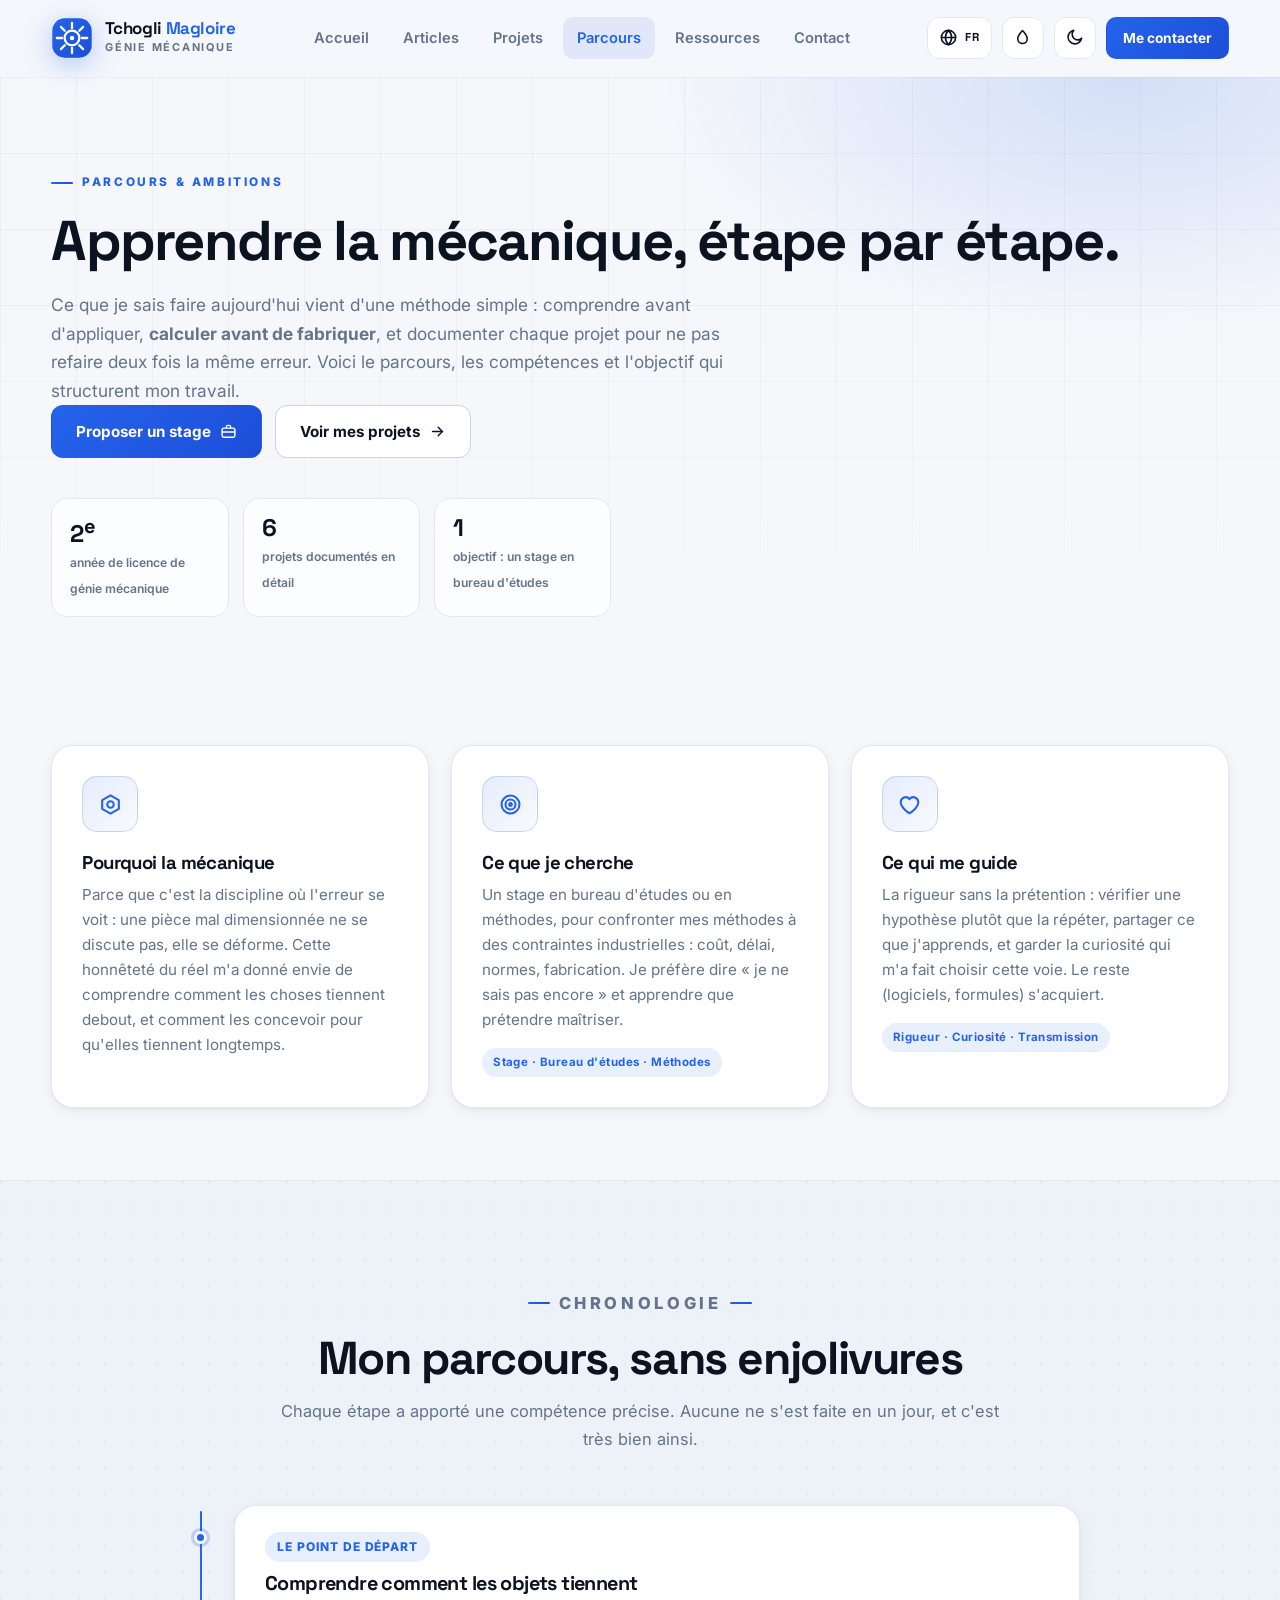
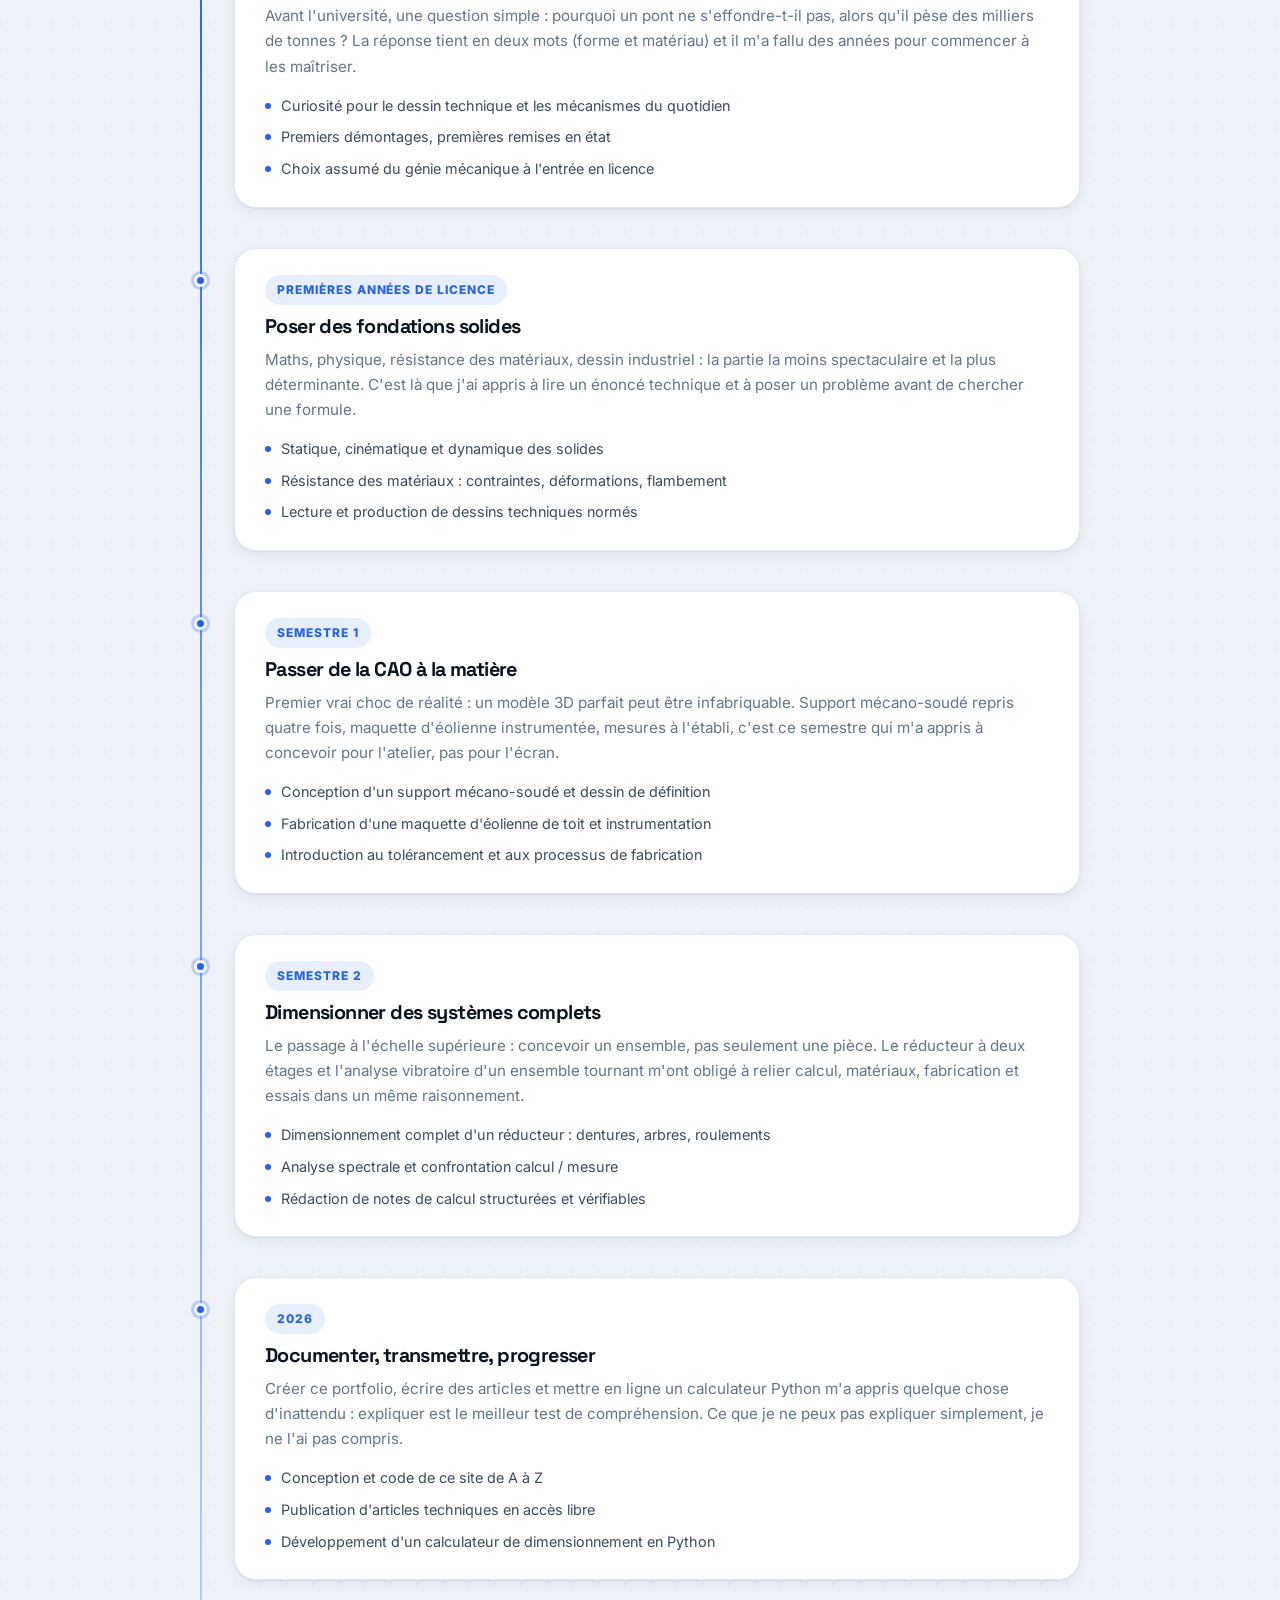
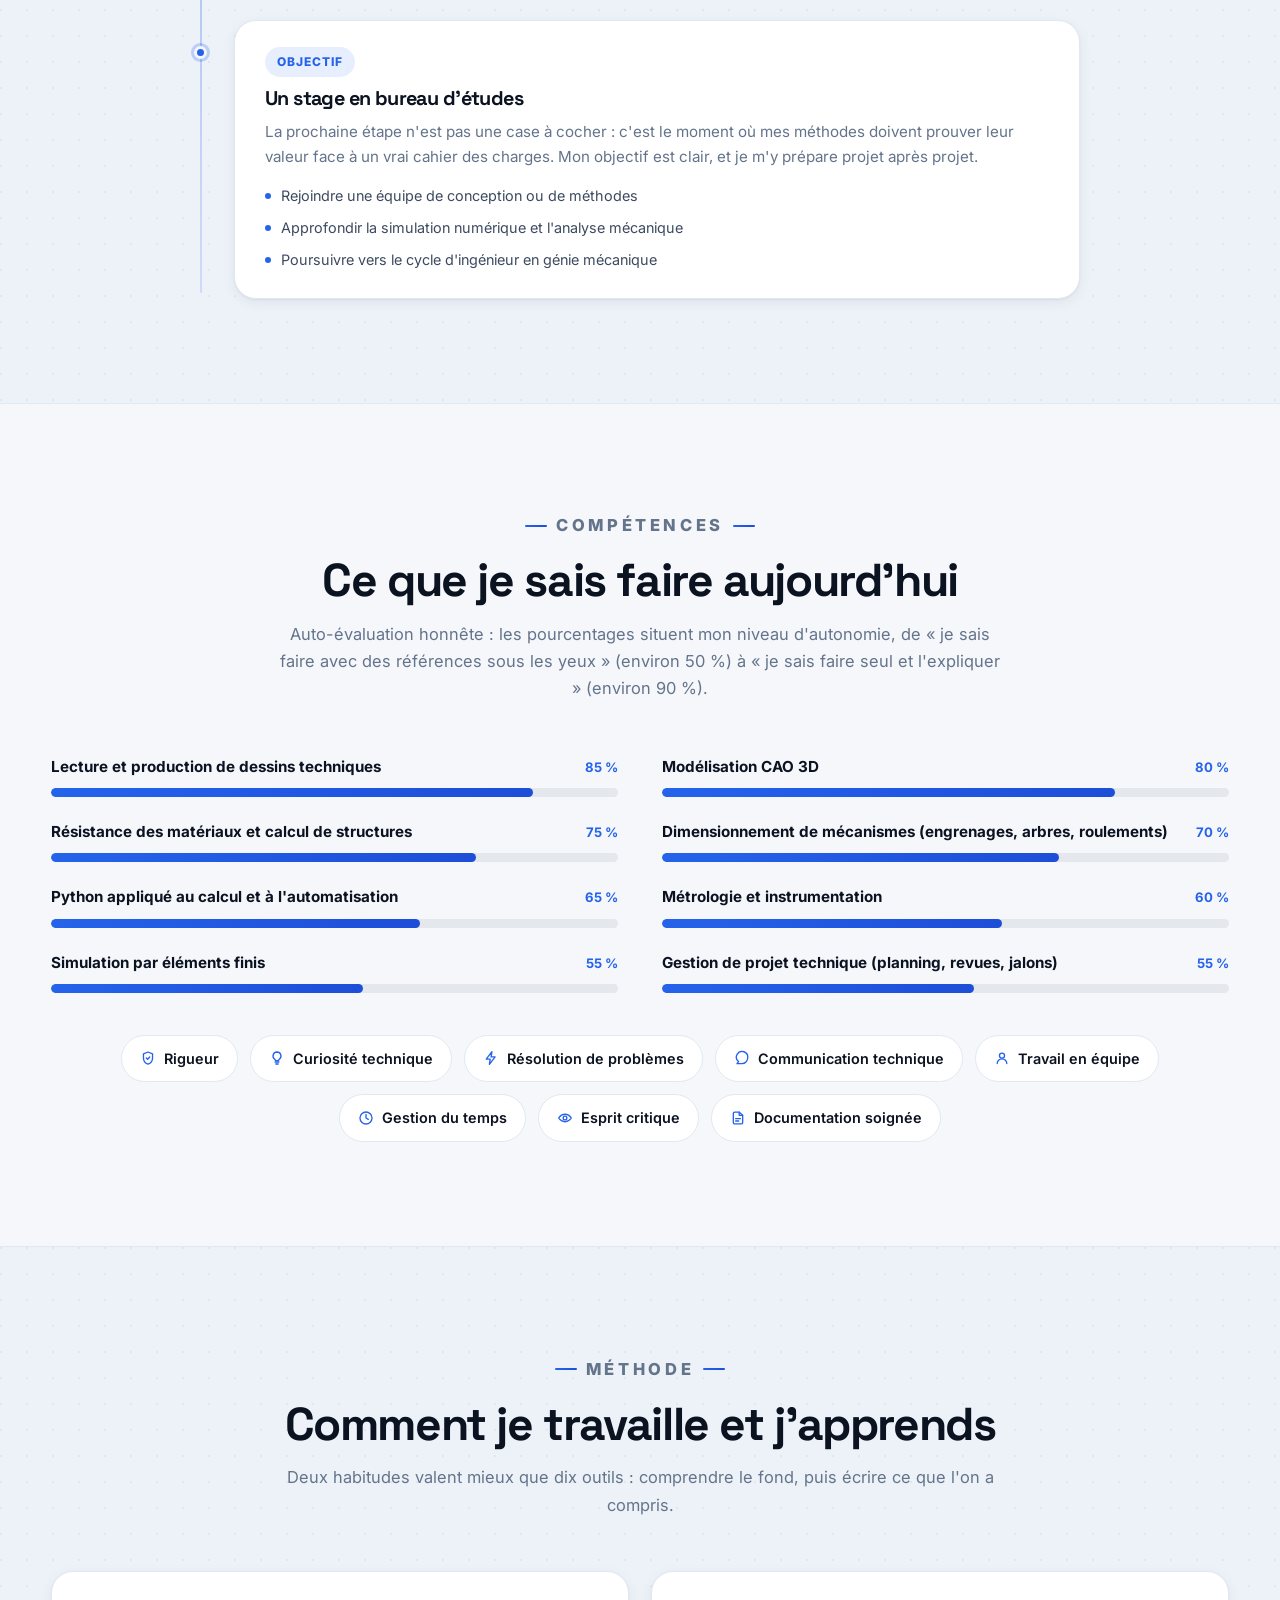
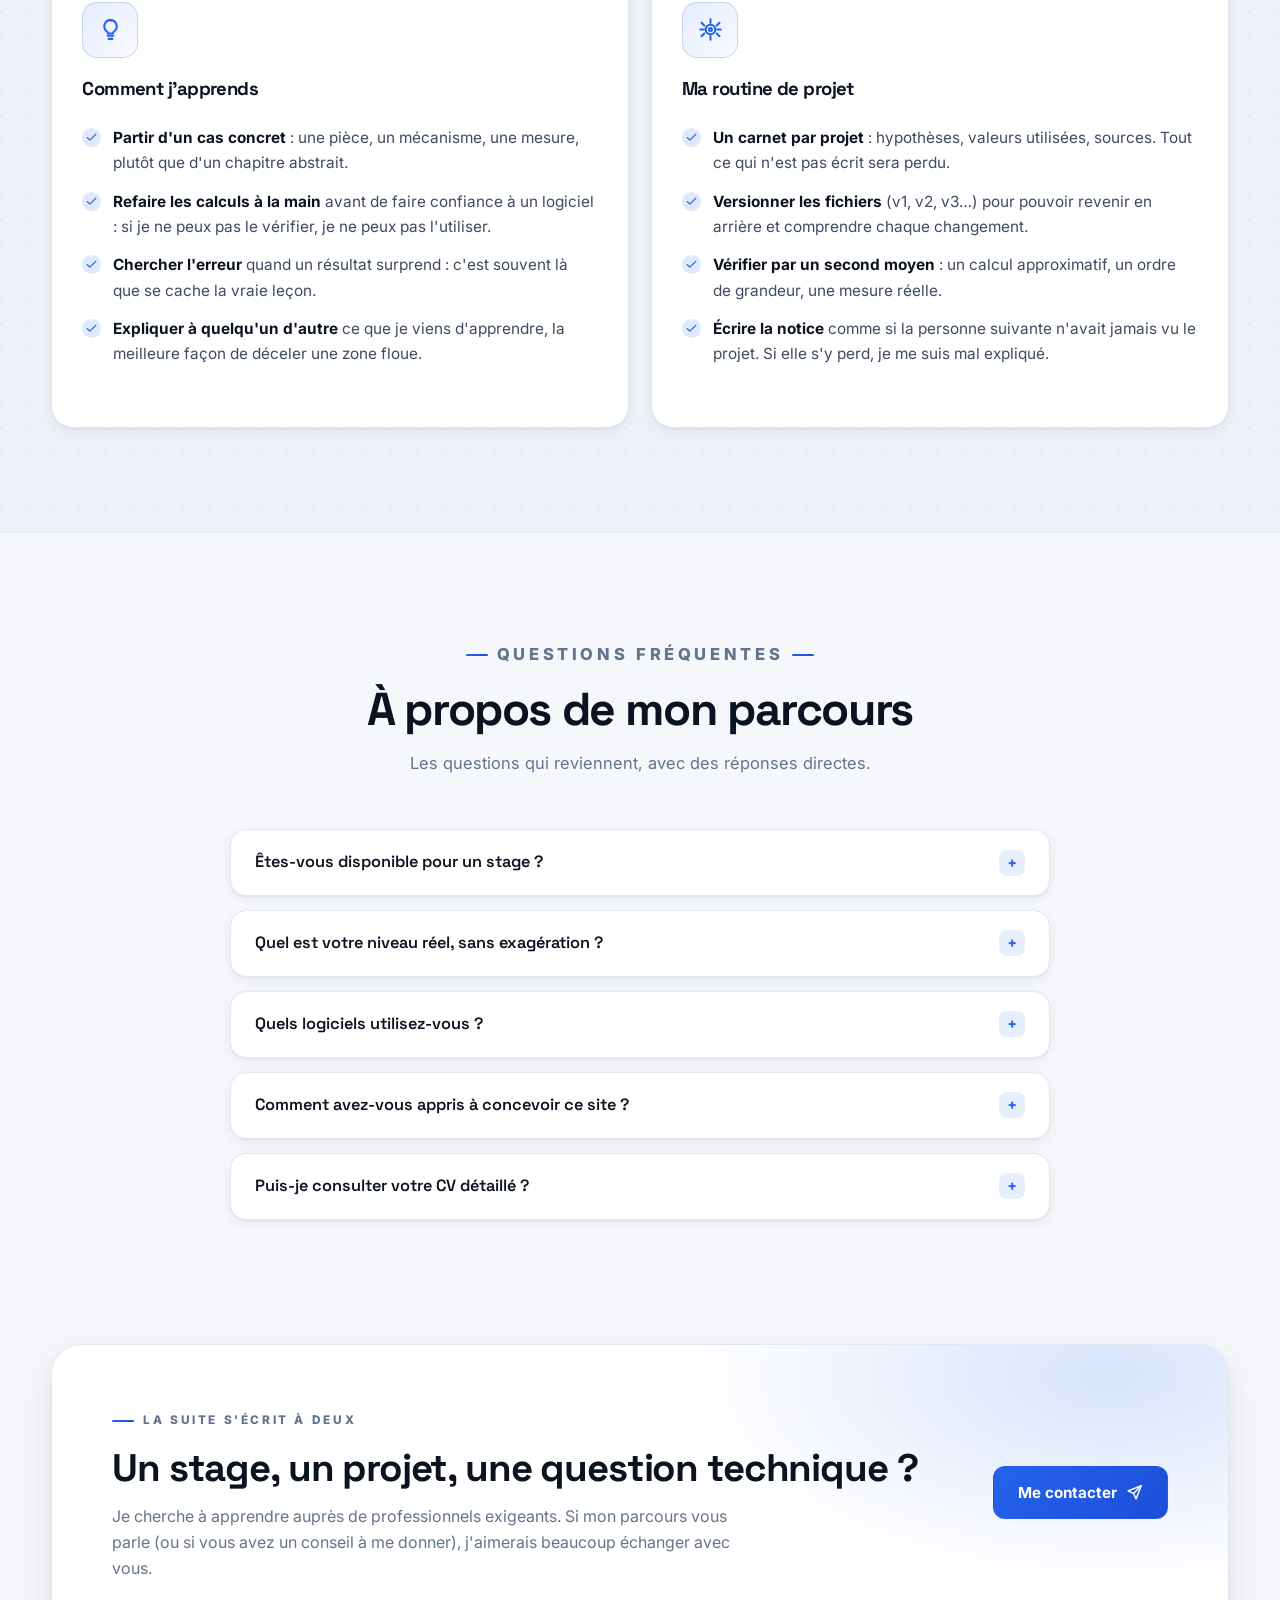
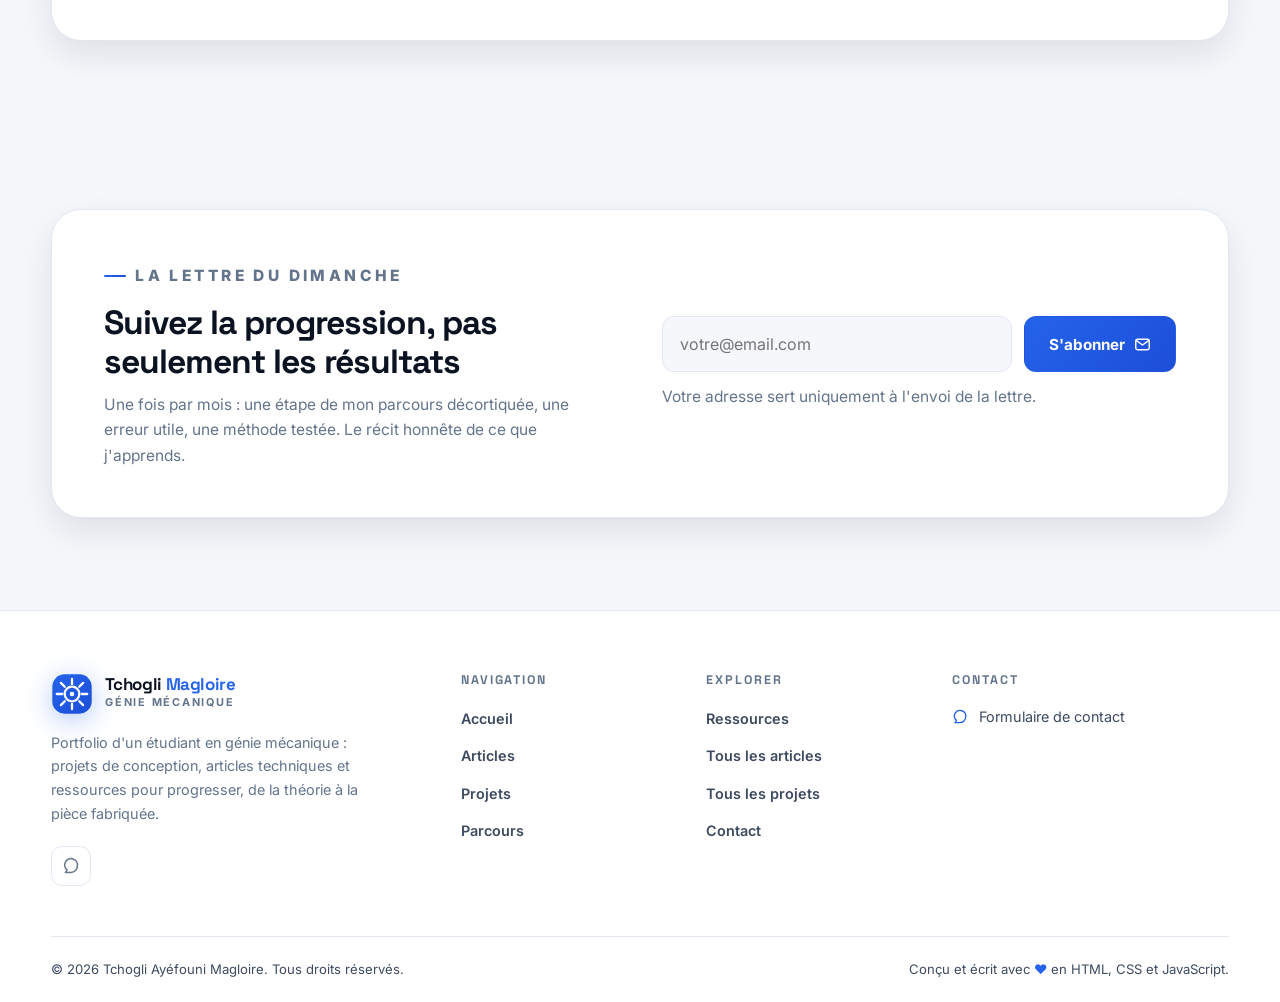
<file: parcours.html>
<!DOCTYPE html>
<html lang="fr">
<head>
    <meta charset="UTF-8">
    <meta name="viewport" content="width=device-width, initial-scale=1.0">

    <title>Parcours et compétences | Tchogli Ayéfouni Magloire</title>

    <meta name="description"
          content="Parcours, méthode de travail et compétences d'un étudiant en génie mécanique : des fondations théoriques aux projets dimensionnés, avec l'objectif assumé d'un stage en bureau d'études.">
    <meta name="author" content="Tchogli Ayéfouni Magloire">
    <meta name="keywords"
          content="parcours génie mécanique, compétences étudiant ingénieur, CAO, résistance des matériaux, stage bureau d'études">
    <meta name="theme-color" content="#f5f7fb">

    <meta property="og:type" content="website">
    <meta property="og:locale" content="fr_FR">
    <meta property="og:site_name" content="Tchogli Ayéfouni Magloire">
    <meta property="og:title" content="Parcours et compétences | Tchogli Ayéfouni Magloire">
    <meta property="og:description"
          content="Apprendre la mécanique étape par étape : méthode de travail, compétences auto-évaluées et objectifs professionnels.">
    <meta property="og:image" content="assets/atelier.png">
    <meta name="twitter:card" content="summary_large_image">

    <link rel="icon" type="image/svg+xml" href="favicon.svg">

    <link rel="preconnect" href="https://fonts.googleapis.com">
    <link rel="preconnect" href="https://fonts.gstatic.com" crossorigin>
    <link rel="stylesheet"
          href="https://fonts.googleapis.com/css2?family=Inter:wght@400;500;600;700&family=Space+Grotesk:wght@500;600;700&display=swap">

    <link rel="stylesheet" href="style.css">

    <script>
        /* Applique le thème et l'accent mémorisés avant le premier rendu */
        (function () {
            var root = document.documentElement;
            var theme = "light";
            var accent = "azur";
            try {
                var stored = localStorage.getItem("theme");
                if (stored) {
                    theme = stored;
                } else if (window.matchMedia && window.matchMedia("(prefers-color-scheme: dark)").matches) {
                    theme = "dark";
                }
                accent = localStorage.getItem("accent") || "azur";
            } catch (error) {
                /* stockage indisponible : valeurs par défaut */
            }
            root.setAttribute("data-theme", theme);
            root.setAttribute("data-accent", accent);
        })();
    </script>

    <noscript>
        <style>
            .reveal { opacity: 1; transform: none; }
        </style>
    </noscript>
</head>

<body>

<a class="skip-link" href="#contenu">Aller au contenu principal</a>

<div class="scroll-progress" aria-hidden="true"></div>

<!-- Bibliothèque d'icônes (SVG sprite) -->

<svg style="position:absolute;width:0;height:0;overflow:hidden" aria-hidden="true"
     focusable="false" xmlns="http://www.w3.org/2000/svg">

    <symbol id="i-arrow-right" viewBox="0 0 24 24" fill="none" stroke="currentColor" stroke-width="2" stroke-linecap="round" stroke-linejoin="round"><path d="M5 12h14"/><path d="m13 6 6 6-6 6"/></symbol>
    <symbol id="i-arrow-left" viewBox="0 0 24 24" fill="none" stroke="currentColor" stroke-width="2" stroke-linecap="round" stroke-linejoin="round"><path d="M19 12H5"/><path d="m11 18-6-6 6-6"/></symbol>
    <symbol id="i-arrow-up" viewBox="0 0 24 24" fill="none" stroke="currentColor" stroke-width="2" stroke-linecap="round" stroke-linejoin="round"><path d="M12 19V5"/><path d="m6 11 6-6 6 6"/></symbol>
    <symbol id="i-check" viewBox="0 0 24 24" fill="none" stroke="currentColor" stroke-width="2" stroke-linecap="round" stroke-linejoin="round"><path d="M20 6 9 17l-5-5"/></symbol>
    <symbol id="i-check-circle" viewBox="0 0 24 24" fill="none" stroke="currentColor" stroke-width="2" stroke-linecap="round" stroke-linejoin="round"><circle cx="12" cy="12" r="9"/><path d="m8.5 12.5 2.5 2.5 4.5-5"/></symbol>
    <symbol id="i-close" viewBox="0 0 24 24" fill="none" stroke="currentColor" stroke-width="2" stroke-linecap="round" stroke-linejoin="round"><path d="M18 6 6 18"/><path d="m6 6 12 12"/></symbol>
    <symbol id="i-sun" viewBox="0 0 24 24" fill="none" stroke="currentColor" stroke-width="2" stroke-linecap="round" stroke-linejoin="round"><circle cx="12" cy="12" r="3.6"/><path d="M12 3v1.8M12 19.2V21M4.2 4.2l1.3 1.3M18.5 18.5l1.3 1.3M3 12h1.8M19.2 12H21M4.2 19.8l1.3-1.3M18.5 5.5l1.3-1.3"/></symbol>
    <symbol id="i-moon" viewBox="0 0 24 24" fill="none" stroke="currentColor" stroke-width="2" stroke-linecap="round" stroke-linejoin="round"><path d="M21 12.9A8.6 8.6 0 1 1 11.1 3a6.8 6.8 0 0 0 9.9 9.9Z"/></symbol>
    <symbol id="i-droplet" viewBox="0 0 24 24" fill="none" stroke="currentColor" stroke-width="2" stroke-linecap="round" stroke-linejoin="round"><path d="M12 3.2s6 6.4 6 10.4a6 6 0 0 1-12 0c0-4 6-10.4 6-10.4Z"/></symbol>
    <symbol id="i-copy" viewBox="0 0 24 24" fill="none" stroke="currentColor" stroke-width="2" stroke-linecap="round" stroke-linejoin="round"><rect x="9" y="9" width="12" height="12" rx="2.2"/><path d="M5 15H4.2A1.2 1.2 0 0 1 3 13.8V4.2A1.2 1.2 0 0 1 4.2 3h9.6A1.2 1.2 0 0 1 15 4.2V5"/></symbol>
    <symbol id="i-mail" viewBox="0 0 24 24" fill="none" stroke="currentColor" stroke-width="2" stroke-linecap="round" stroke-linejoin="round"><rect x="2.5" y="4.5" width="19" height="15" rx="2.5"/><path d="m3.5 6.5 8.5 6.2 8.5-6.2"/></symbol>
    <symbol id="i-send" viewBox="0 0 24 24" fill="none" stroke="currentColor" stroke-width="2" stroke-linecap="round" stroke-linejoin="round"><path d="M21.5 2.5 3 9.8l7.7 3.5 3.5 7.7Z"/><path d="M21.5 2.5 10.7 13.3"/></symbol>
    <symbol id="i-search" viewBox="0 0 24 24" fill="none" stroke="currentColor" stroke-width="2" stroke-linecap="round" stroke-linejoin="round"><circle cx="11" cy="11" r="6.5"/><path d="m20 20-4.3-4.3"/></symbol>
    <symbol id="i-clock" viewBox="0 0 24 24" fill="none" stroke="currentColor" stroke-width="2" stroke-linecap="round" stroke-linejoin="round"><circle cx="12" cy="12" r="9"/><path d="M12 6.8V12l3.4 2"/></symbol>
    <symbol id="i-calendar" viewBox="0 0 24 24" fill="none" stroke="currentColor" stroke-width="2" stroke-linecap="round" stroke-linejoin="round"><rect x="3" y="5" width="18" height="16" rx="2.5"/><path d="M8 3v4M16 3v4M3.5 11h17"/></symbol>
    <symbol id="i-tag" viewBox="0 0 24 24" fill="none" stroke="currentColor" stroke-width="2" stroke-linecap="round" stroke-linejoin="round"><path d="M20.6 13.3 13.3 20.6a2 2 0 0 1-2.8 0l-7.1-7.1A2 2 0 0 1 2.8 12V5.2a2 2 0 0 1 2-2h6.8a2 2 0 0 1 1.4.6l7.6 7.5a2 2 0 0 1 0 2Z"/><circle cx="7.6" cy="7.6" r="1.2"/></symbol>
    <symbol id="i-download" viewBox="0 0 24 24" fill="none" stroke="currentColor" stroke-width="2" stroke-linecap="round" stroke-linejoin="round"><path d="M12 3.5v11"/><path d="m7.5 10.5 4.5 4.5 4.5-4.5"/><path d="M4 20h16"/></symbol>
    <symbol id="i-external" viewBox="0 0 24 24" fill="none" stroke="currentColor" stroke-width="2" stroke-linecap="round" stroke-linejoin="round"><path d="M14 4h6v6"/><path d="M20 4 11 13"/><path d="M18.5 14v4.5a2 2 0 0 1-2 2H6a2 2 0 0 1-2-2V8a2 2 0 0 1 2-2h4.5"/></symbol>
    <symbol id="i-share" viewBox="0 0 24 24" fill="none" stroke="currentColor" stroke-width="2" stroke-linecap="round" stroke-linejoin="round"><circle cx="18" cy="5.2" r="2.6"/><circle cx="6" cy="12" r="2.6"/><circle cx="18" cy="18.8" r="2.6"/><path d="m8.4 10.7 7.2-4.2M8.4 13.3l7.2 4.2"/></symbol>
    <symbol id="i-link" viewBox="0 0 24 24" fill="none" stroke="currentColor" stroke-width="2" stroke-linecap="round" stroke-linejoin="round"><path d="M10.5 13.5a4.2 4.2 0 0 0 5.9 0l2.9-2.9a4.2 4.2 0 0 0-5.9-5.9l-1.3 1.3"/><path d="M13.5 10.5a4.2 4.2 0 0 0-5.9 0l-2.9 2.9a4.2 4.2 0 0 0 5.9 5.9l1.3-1.3"/></symbol>
    <symbol id="i-user" viewBox="0 0 24 24" fill="none" stroke="currentColor" stroke-width="2" stroke-linecap="round" stroke-linejoin="round"><circle cx="12" cy="8.4" r="3.8"/><path d="M4.8 20.4a7.2 7.2 0 0 1 14.4 0"/></symbol>
    <symbol id="i-map-pin" viewBox="0 0 24 24" fill="none" stroke="currentColor" stroke-width="2" stroke-linecap="round" stroke-linejoin="round"><path d="M12 21.2s7-6.3 7-11.2a7 7 0 1 0-14 0c0 4.9 7 11.2 7 11.2Z"/><circle cx="12" cy="10" r="2.6"/></symbol>
    <symbol id="i-message" viewBox="0 0 24 24" fill="none" stroke="currentColor" stroke-width="2" stroke-linecap="round" stroke-linejoin="round"><path d="M20.5 12a8.5 8.5 0 0 1-8.5 8.5H4.5l2.3-3.2A8.5 8.5 0 1 1 20.5 12Z"/></symbol>
    <symbol id="i-book" viewBox="0 0 24 24" fill="none" stroke="currentColor" stroke-width="2" stroke-linecap="round" stroke-linejoin="round"><path d="M12 6.6C12 5 10.7 3.6 8.4 3.6H3v13.6h5.4C10.7 17.2 12 18.6 12 20.2"/><path d="M12 6.6c0-1.6 1.3-3 3.6-3H21v13.6h-5.4c-2.3 0-3.6 1.4-3.6 3"/></symbol>
    <symbol id="i-file" viewBox="0 0 24 24" fill="none" stroke="currentColor" stroke-width="2" stroke-linecap="round" stroke-linejoin="round"><path d="M14 3.2H7.2A2.2 2.2 0 0 0 5 5.4v13.2a2.2 2.2 0 0 0 2.2 2.2h9.6a2.2 2.2 0 0 0 2.2-2.2V8Z"/><path d="M13.8 3.4V8h5.1"/><path d="M8.5 13h7M8.5 16.5h4.5"/></symbol>
    <symbol id="i-graduate" viewBox="0 0 24 24" fill="none" stroke="currentColor" stroke-width="2" stroke-linecap="round" stroke-linejoin="round"><path d="m12 4.2-9 4.1 9 4.1 9-4.1Z"/><path d="M7 10.4V15c0 1.4 2.2 2.6 5 2.6s5-1.2 5-2.6v-4.6"/></symbol>
    <symbol id="i-briefcase" viewBox="0 0 24 24" fill="none" stroke="currentColor" stroke-width="2" stroke-linecap="round" stroke-linejoin="round"><rect x="3" y="7.2" width="18" height="13" rx="2.4"/><path d="M9 7.2V5.4a2 2 0 0 1 2-2h2a2 2 0 0 1 2 2v1.8"/><path d="M3.5 12.6h17"/></symbol>
    <symbol id="i-lightbulb" viewBox="0 0 24 24" fill="none" stroke="currentColor" stroke-width="2" stroke-linecap="round" stroke-linejoin="round"><path d="M9.2 18h5.6"/><path d="M10.2 21h3.6"/><path d="M12 3a6 6 0 0 0-3.4 10.9c.6.5 1 1.2 1 2h4.8c0-.8.4-1.5 1-2A6 6 0 0 0 12 3Z"/></symbol>
    <symbol id="i-target" viewBox="0 0 24 24" fill="none" stroke="currentColor" stroke-width="2" stroke-linecap="round" stroke-linejoin="round"><circle cx="12" cy="12" r="8.6"/><circle cx="12" cy="12" r="4.8"/><circle cx="12" cy="12" r="1.3"/></symbol>
    <symbol id="i-trend" viewBox="0 0 24 24" fill="none" stroke="currentColor" stroke-width="2" stroke-linecap="round" stroke-linejoin="round"><path d="m3.5 17 5.8-5.8 3.8 3.8L20 8.2"/><path d="M15 8.2h5v5"/></symbol>
    <symbol id="i-chart" viewBox="0 0 24 24" fill="none" stroke="currentColor" stroke-width="2" stroke-linecap="round" stroke-linejoin="round"><path d="M3 20.5h18"/><rect x="5" y="11.5" width="3.6" height="6" rx="1.2"/><rect x="10.2" y="7.5" width="3.6" height="10" rx="1.2"/><rect x="15.4" y="13.5" width="3.6" height="4" rx="1.2"/></symbol>
    <symbol id="i-cube" viewBox="0 0 24 24" fill="none" stroke="currentColor" stroke-width="2" stroke-linecap="round" stroke-linejoin="round"><path d="M20.8 8.3v7.4L12 20.9 3.2 15.7V8.3L12 3.1Z"/><path d="M3.5 8.5 12 13.4l8.5-4.9"/><path d="M12 13.4v7.5"/></symbol>
    <symbol id="i-layers" viewBox="0 0 24 24" fill="none" stroke="currentColor" stroke-width="2" stroke-linecap="round" stroke-linejoin="round"><path d="m12 3.2 8.8 4.6L12 12.4 3.2 7.8Z"/><path d="m3.2 12.2 8.8 4.6 8.8-4.6"/><path d="m3.2 16.4 8.8 4.6 8.8-4.6"/></symbol>
    <symbol id="i-ruler" viewBox="0 0 24 24" fill="none" stroke="currentColor" stroke-width="2" stroke-linecap="round" stroke-linejoin="round"><path d="M3.4 15.2 15.2 3.4l5.4 5.4L8.8 20.6Z"/><path d="m7.6 11 2.2 2.2M11 7.6l2.2 2.2M14.4 4.2l2.2 2.2"/></symbol>
    <symbol id="i-code" viewBox="0 0 24 24" fill="none" stroke="currentColor" stroke-width="2" stroke-linecap="round" stroke-linejoin="round"><path d="M8.6 8l-4.6 4 4.6 4"/><path d="m15.4 8 4.6 4-4.6 4"/><path d="M13.4 4.8 10.6 19.2"/></symbol>
    <symbol id="i-flask" viewBox="0 0 24 24" fill="none" stroke="currentColor" stroke-width="2" stroke-linecap="round" stroke-linejoin="round"><path d="M9.5 3h5"/><path d="M10.5 3v5.6L5.7 17a2.4 2.4 0 0 0 2.1 3.6h8.4a2.4 2.4 0 0 0 2.1-3.6L13.5 8.6V3"/><path d="M7.6 14.4h8.8"/></symbol>
    <symbol id="i-cpu" viewBox="0 0 24 24" fill="none" stroke="currentColor" stroke-width="2" stroke-linecap="round" stroke-linejoin="round"><rect x="7.2" y="7.2" width="9.6" height="9.6" rx="2.2"/><path d="M10.5 2.6v4.4M13.5 2.6v4.4M10.5 17v4.4M13.5 17v4.4M2.6 10.5H7M2.6 13.5H7M17 10.5h4.4M17 13.5h4.4"/></symbol>
    <symbol id="i-wind" viewBox="0 0 24 24" fill="none" stroke="currentColor" stroke-width="2" stroke-linecap="round" stroke-linejoin="round"><path d="M3 8.2h9.4a2.9 2.9 0 1 0-2.9-2.9"/><path d="M3 15.8h13.4a2.9 2.9 0 1 1-2.9 2.9"/><path d="M3 12h16.4a2.9 2.9 0 1 0-2.9-2.9"/></symbol>
    <symbol id="i-shield" viewBox="0 0 24 24" fill="none" stroke="currentColor" stroke-width="2" stroke-linecap="round" stroke-linejoin="round"><path d="M12 3 5.2 5.8v6.1c0 4.3 2.9 7.9 6.8 9.4 3.9-1.5 6.8-5.1 6.8-9.4V5.8Z"/><path d="m9.4 11.9 2 2 3.2-3.4"/></symbol>
    <symbol id="i-sparkles" viewBox="0 0 24 24" fill="none" stroke="currentColor" stroke-width="2" stroke-linecap="round" stroke-linejoin="round"><path d="m11.5 3.8 1.6 4.4 4.4 1.6-4.4 1.6-1.6 4.4-1.6-4.4-4.4-1.6 4.4-1.6Z"/><path d="m18 15.4.8 2.2 2.2.8-2.2.8-.8 2.2-.8-2.2-2.2-.8 2.2-.8Z"/></symbol>
    <symbol id="i-refresh" viewBox="0 0 24 24" fill="none" stroke="currentColor" stroke-width="2" stroke-linecap="round" stroke-linejoin="round"><path d="M20.6 12a8.6 8.6 0 1 1-2.6-6.2"/><path d="M20.8 3.6v5h-5"/></symbol>
    <symbol id="i-play" viewBox="0 0 24 24" fill="none" stroke="currentColor" stroke-width="2" stroke-linecap="round" stroke-linejoin="round"><circle cx="12" cy="12" r="9"/><path d="m10.2 8.6 5.6 3.4-5.6 3.4Z"/></symbol>
    <symbol id="i-globe" viewBox="0 0 24 24" fill="none" stroke="currentColor" stroke-width="2" stroke-linecap="round" stroke-linejoin="round"><circle cx="12" cy="12" r="9"/><path d="M3.2 12h17.6"/><path d="M12 3c2.6 2.6 3.9 5.7 3.9 9s-1.3 6.4-3.9 9c-2.6-2.6-3.9-5.7-3.9-9S9.4 5.6 12 3Z"/></symbol>
    <symbol id="i-database" viewBox="0 0 24 24" fill="none" stroke="currentColor" stroke-width="2" stroke-linecap="round" stroke-linejoin="round"><ellipse cx="12" cy="6.2" rx="7.4" ry="3.2"/><path d="M4.6 6.2v11.6c0 1.8 3.3 3.2 7.4 3.2s7.4-1.4 7.4-3.2V6.2"/><path d="M4.6 12c0 1.8 3.3 3.2 7.4 3.2s7.4-1.4 7.4-3.2"/></symbol>
    <symbol id="i-zap" viewBox="0 0 24 24" fill="none" stroke="currentColor" stroke-width="2" stroke-linecap="round" stroke-linejoin="round"><path d="M13.4 2.4 4.8 13.6h6l-1.2 8 8.6-11.2h-6Z"/></symbol>
    <symbol id="i-pen" viewBox="0 0 24 24" fill="none" stroke="currentColor" stroke-width="2" stroke-linecap="round" stroke-linejoin="round"><path d="M15.6 4.4l4 4L8.8 19.2H4.8v-4Z"/><path d="m13.6 6.4 4 4"/></symbol>
    <symbol id="i-nut" viewBox="0 0 24 24" fill="none" stroke="currentColor" stroke-width="2" stroke-linecap="round" stroke-linejoin="round"><path d="M12 3.2 20 7.8v8.4l-8 4.6-8-4.6V7.8Z"/><circle cx="12" cy="12" r="3.1"/></symbol>
    <symbol id="i-cog" viewBox="0 0 24 24" fill="none" stroke="currentColor" stroke-width="2" stroke-linecap="round" stroke-linejoin="round"><circle cx="12" cy="12" r="4.6"/><circle cx="12" cy="12" r="1.4"/><path d="M12 2.2v3.4M12 18.4v3.4M3.4 5.6 6 8.2M18 15.8l2.6 2.6M2.2 12h3.4M18.4 12h3.4M3.4 18.4 6 15.8M18 8.2l2.6-2.6"/></symbol>
    <symbol id="i-eye" viewBox="0 0 24 24" fill="none" stroke="currentColor" stroke-width="2" stroke-linecap="round" stroke-linejoin="round"><path d="M2.5 12S6.2 6.4 12 6.4 21.5 12 21.5 12 17.8 17.6 12 17.6 2.5 12 2.5 12Z"/><circle cx="12" cy="12" r="2.8"/></symbol>
    <symbol id="i-award" viewBox="0 0 24 24" fill="none" stroke="currentColor" stroke-width="2" stroke-linecap="round" stroke-linejoin="round"><circle cx="12" cy="9.4" r="5.4"/><path d="m8.6 13.8-1.4 7 4.8-2.8 4.8 2.8-1.4-7"/></symbol>
    <symbol id="i-heart" viewBox="0 0 24 24" fill="none" stroke="currentColor" stroke-width="2" stroke-linecap="round" stroke-linejoin="round"><path d="M12 20.4S3.6 15.4 3.6 9.8a4.7 4.7 0 0 1 8.4-3 4.7 4.7 0 0 1 8.4 3c0 5.6-8.4 10.6-8.4 10.6Z"/></symbol>
    <symbol id="i-menu" viewBox="0 0 24 24" fill="none" stroke="currentColor" stroke-width="2" stroke-linecap="round" stroke-linejoin="round"><path d="M4 7h16M4 12h16M4 17h16"/></symbol>
</svg>


<!-- =========================================================
     EN-TÊTE
     ========================================================= -->

<header class="site-header">
    <div class="container nav-bar">

        <a class="brand" href="index.html" aria-label="Accueil, Tchogli Ayéfouni Magloire">
            <svg class="brand-mark" viewBox="0 0 48 48" aria-hidden="true">
                <defs>
                    <linearGradient id="brandGrad" x1="0" y1="0" x2="1" y2="1">
                        <stop offset="0" style="stop-color:var(--primary)"></stop>
                        <stop offset="1" style="stop-color:var(--primary-strong)"></stop>
                    </linearGradient>
                </defs>
                <rect x="1.5" y="1.5" width="45" height="45" rx="14" fill="url(#brandGrad)"></rect>
                <g fill="none" stroke="#ffffff" stroke-width="2.6" stroke-linecap="round">
                    <circle cx="24" cy="24" r="8.4"></circle>
                    <circle cx="24" cy="24" r="2.6" fill="#ffffff" stroke="none"></circle>
                    <path d="M24 6.6v6.2M24 35.2v6.2M6.6 24h6.2M35.2 24h6.2M11.3 11.3l4.4 4.4M32.3 32.3l4.4 4.4M11.3 36.7l4.4-4.4M32.3 15.7l4.4-4.4"></path>
                </g>
            </svg>
            <span>
                <span class="brand-name">Tchogli <span>Magloire</span></span>
                <span class="brand-role">Génie mécanique</span>
            </span>
        </a>

        <nav class="main-nav" aria-label="Navigation principale">
            <a class="nav-link" href="index.html">Accueil</a>
            <a class="nav-link" href="articles.html">Articles</a>
            <a class="nav-link" href="projets.html">Projets</a>
            <a class="nav-link active" href="parcours.html" aria-current="page">Parcours</a>
            <a class="nav-link" href="ressources.html">Ressources</a>
            <a class="nav-link" href="contact.html">Contact</a>
        </nav>

        <div class="nav-actions">

            <div class="lang-wrap" id="langWrap">
                <button class="icon-btn lang-btn" id="langBtn" type="button"
                        aria-expanded="false" aria-haspopup="dialog"
                        aria-label="Changer la langue du site" title="Langue du site">
                    <svg class="i" aria-hidden="true"><use href="#i-globe"></use></svg>
                    <span class="lang-code" id="langCode" translate="no">FR</span>
                </button>

                <div class="lang-pop" id="langPop" role="dialog" aria-label="Langue du site">
                    <span class="accent-pop-title">Langue du site</span>
                    <input class="lang-search" id="langSearch" type="search"
                           placeholder="Rechercher une langue" autocomplete="off"
                           aria-label="Rechercher une langue">
                    <div class="lang-list" id="langList" translate="no"></div>
                    <p class="accent-pop-note">
                        Traduction automatique par Google. Le choix reste mémorisé sur cet appareil.
                    </p>
                </div>
            </div>
            <div class="accent-wrap" id="accentWrap">
                <button class="icon-btn" id="accentBtn" type="button"
                        aria-expanded="false" aria-haspopup="true"
                        aria-label="Changer la couleur d'accent" title="Couleur d'accent">
                    <svg class="i" aria-hidden="true"><use href="#i-droplet"></use></svg>
                </button>

                <div class="accent-pop" id="accentPop" role="dialog" aria-label="Couleur d'accent">
                    <span class="accent-pop-title">Couleur d'accent</span>
                    <div class="accent-list">
                        <button class="accent-swatch" type="button" data-accent="azur"
                                aria-label="Accent azur" title="Azur"></button>
                        <button class="accent-swatch" type="button" data-accent="ambre"
                                aria-label="Accent ambre" title="Ambre"></button>
                        <button class="accent-swatch" type="button" data-accent="emeraude"
                                aria-label="Accent émeraude" title="Émeraude"></button>
                        <button class="accent-swatch" type="button" data-accent="violet"
                                aria-label="Accent violet" title="Violet"></button>
                    </div>
                    <p class="accent-pop-note">
                        L'accent colore tout le site et reste mémorisé sur cet appareil.
                    </p>
                </div>
            </div>

            <button class="icon-btn" type="button" data-theme-toggle
                    aria-pressed="false" aria-label="Basculer entre thème clair et sombre"
                    title="Passer en thème sombre">
                <svg class="i ic-moon" aria-hidden="true"><use href="#i-moon"></use></svg>
                <svg class="i ic-sun" aria-hidden="true"><use href="#i-sun"></use></svg>
            </button>

            <a class="btn sm nav-cta" href="contact.html">Me contacter</a>

            <button class="burger" id="menuBtn" type="button"
                    aria-label="Ouvrir le menu" aria-expanded="false" aria-controls="mobilePanel">
                <span></span>
            </button>

        </div>

    </div>
</header>


<!-- MENU MOBILE -->

<div class="mobile-panel" id="mobilePanel" aria-hidden="true">
    <div class="mobile-overlay"></div>

    <aside class="mobile-drawer" role="dialog" aria-label="Menu de navigation">

        <div class="mobile-head">
            <span class="brand">
                <svg class="brand-mark" viewBox="0 0 48 48" aria-hidden="true">
                    <defs>
                        <linearGradient id="brandGradMenu" x1="0" y1="0" x2="1" y2="1">
                            <stop offset="0" style="stop-color:var(--primary)"></stop>
                            <stop offset="1" style="stop-color:var(--primary-strong)"></stop>
                        </linearGradient>
                    </defs>
                    <rect x="1.5" y="1.5" width="45" height="45" rx="14" fill="url(#brandGradMenu)"></rect>
                    <g fill="none" stroke="#ffffff" stroke-width="2.6" stroke-linecap="round">
                        <circle cx="24" cy="24" r="8.4"></circle>
                        <circle cx="24" cy="24" r="2.6" fill="#ffffff" stroke="none"></circle>
                    </g>
                </svg>
                <span>
                    <span class="brand-name">Tchogli <span>Magloire</span></span>
                    <span class="brand-role">Génie mécanique</span>
                </span>
            </span>

            <button class="icon-btn" id="mobileClose" type="button" aria-label="Fermer le menu">
                <svg class="i" aria-hidden="true"><use href="#i-close"></use></svg>
            </button>
        </div>

        <nav class="m-nav" aria-label="Navigation mobile">
            <a href="index.html">Accueil <svg class="i" aria-hidden="true"><use href="#i-arrow-right"></use></svg></a>
            <a href="articles.html">Articles <svg class="i" aria-hidden="true"><use href="#i-arrow-right"></use></svg></a>
            <a href="projets.html">Projets <svg class="i" aria-hidden="true"><use href="#i-arrow-right"></use></svg></a>
            <a class="active" href="parcours.html">Parcours <svg class="i" aria-hidden="true"><use href="#i-arrow-right"></use></svg></a>
            <a href="ressources.html">Ressources <svg class="i" aria-hidden="true"><use href="#i-arrow-right"></use></svg></a>
            <a href="contact.html">Contact <svg class="i" aria-hidden="true"><use href="#i-arrow-right"></use></svg></a>
        </nav>

        <p class="mobile-label">Apparence</p>

        <div class="m-options">
            <div class="m-option-row">
                <span>Thème sombre</span>
                <button class="icon-btn" type="button" data-theme-toggle
                        aria-pressed="false" aria-label="Basculer entre thème clair et sombre"
                        title="Passer en thème sombre">
                    <svg class="i ic-moon" aria-hidden="true"><use href="#i-moon"></use></svg>
                    <svg class="i ic-sun" aria-hidden="true"><use href="#i-sun"></use></svg>
                </button>
            </div>

            <div class="m-option-row">
                <span>Couleur</span>
                <div class="accent-list">
                    <button class="accent-swatch" type="button" data-accent="azur"
                            aria-label="Accent azur" title="Azur"></button>
                    <button class="accent-swatch" type="button" data-accent="ambre"
                            aria-label="Accent ambre" title="Ambre"></button>
                    <button class="accent-swatch" type="button" data-accent="emeraude"
                            aria-label="Accent émeraude" title="Émeraude"></button>
                    <button class="accent-swatch" type="button" data-accent="violet"
                            aria-label="Accent violet" title="Violet"></button>
                </div>
            </div>
        </div>

        <p class="mobile-label">Langue</p>

        <select class="lang-select m-lang-select notranslate" data-lang-select
                aria-label="Langue du site" translate="no"></select>
        <a class="btn block m-cta" href="contact.html">
            Écrire un message
            <svg class="i" aria-hidden="true"><use href="#i-send"></use></svg>
        </a>

    </aside>
</div>


<main id="contenu">

    <!-- =========================================================
         EN-TÊTE DE PAGE
         ========================================================= -->

    <section class="page-hero">
        <div class="container page-hero-inner">

            <p class="eyebrow">Parcours &amp; ambitions</p>

            <h1>Apprendre la mécanique, étape par étape.</h1>

            <p class="lead">
                Ce que je sais faire aujourd'hui vient d'une méthode simple :
                comprendre avant d'appliquer, <strong>calculer avant de fabriquer</strong>,
                et documenter chaque projet pour ne pas refaire deux fois la même erreur.
                Voici le parcours, les compétences et l'objectif qui structurent mon travail.
            </p>

            <div class="hero-actions">
                <a class="btn" href="contact.html">
                    Proposer un stage
                    <svg class="i" aria-hidden="true"><use href="#i-briefcase"></use></svg>
                </a>
                <a class="btn ghost" href="projets.html">
                    Voir mes projets
                    <svg class="i" aria-hidden="true"><use href="#i-arrow-right"></use></svg>
                </a>
            </div>

            <div class="hero-stats">
                <div class="hero-stat">
                    <strong>2<sup>e</sup></strong>
                    <span>année de licence de génie mécanique</span>
                </div>
                <div class="hero-stat">
                    <strong>6</strong>
                    <span>projets documentés en détail</span>
                </div>
                <div class="hero-stat">
                    <strong>1</strong>
                    <span>objectif : un stage en bureau d'études</span>
                </div>
            </div>

        </div>
    </section>


    <!-- =========================================================
         PROFIL EN UN COUP D'ŒIL
         ========================================================= -->

    <section class="section tight">
        <div class="container">

            <div class="grid grid-3">

                <article class="card reveal">
                    <div class="icon-tile"><svg class="i" aria-hidden="true"><use href="#i-nut"></use></svg></div>
                    <h3>Pourquoi la mécanique</h3>
                    <p>
                        Parce que c'est la discipline où l'erreur se voit : une pièce mal
                        dimensionnée ne se discute pas, elle se déforme. Cette honnêteté
                        du réel m'a donné envie de comprendre comment les choses tiennent
                        debout, et comment les concevoir pour qu'elles tiennent longtemps.
                    </p>
                </article>

                <article class="card reveal" style="--d:0.08s">
                    <div class="icon-tile"><svg class="i" aria-hidden="true"><use href="#i-target"></use></svg></div>
                    <h3>Ce que je cherche</h3>
                    <p>
                        Un stage en bureau d'études ou en méthodes, pour confronter mes
                        méthodes à des contraintes industrielles : coût, délai, normes,
                        fabrication. Je préfère dire « je ne sais pas encore » et apprendre
                        que prétendre maîtriser.
                    </p>
                    <span class="card-tag">Stage · Bureau d'études · Méthodes</span>
                </article>

                <article class="card reveal" style="--d:0.16s">
                    <div class="icon-tile"><svg class="i" aria-hidden="true"><use href="#i-heart"></use></svg></div>
                    <h3>Ce qui me guide</h3>
                    <p>
                        La rigueur sans la prétention : vérifier une hypothèse plutôt que la
                        répéter, partager ce que j'apprends, et garder la curiosité qui m'a
                        fait choisir cette voie. Le reste (logiciels, formules) s'acquiert.
                    </p>
                    <span class="card-tag">Rigueur · Curiosité · Transmission</span>
                </article>

            </div>

        </div>
    </section>


    <!-- =========================================================
         CHRONOLOGIE
         ========================================================= -->

    <section class="section alt">
        <div class="container">

            <div class="section-head center reveal">
                <p class="eyebrow">Chronologie</p>
                <h2>Mon parcours, sans enjolivures</h2>
                <p>
                    Chaque étape a apporté une compétence précise. Aucune ne s'est
                    faite en un jour, et c'est très bien ainsi.
                </p>
            </div>

            <div class="timeline">

                <article class="timeline-item reveal">
                    <div class="tl-card">
                        <span class="tl-date">Le point de départ</span>
                        <h3>Comprendre comment les objets tiennent</h3>
                        <p>
                            Avant l'université, une question simple : pourquoi un pont ne
                            s'effondre-t-il pas, alors qu'il pèse des milliers de tonnes ?
                            La réponse tient en deux mots (forme et matériau) et il m'a
                            fallu des années pour commencer à les maîtriser.
                        </p>
                        <ul class="tl-points">
                            <li>Curiosité pour le dessin technique et les mécanismes du quotidien</li>
                            <li>Premiers démontages, premières remises en état</li>
                            <li>Choix assumé du génie mécanique à l'entrée en licence</li>
                        </ul>
                    </div>
                </article>

                <article class="timeline-item reveal" style="--d:0.06s">
                    <div class="tl-card">
                        <span class="tl-date">Premières années de licence</span>
                        <h3>Poser des fondations solides</h3>
                        <p>
                            Maths, physique, résistance des matériaux, dessin industriel :
                            la partie la moins spectaculaire et la plus déterminante. C'est
                            là que j'ai appris à lire un énoncé technique et à poser un
                            problème avant de chercher une formule.
                        </p>
                        <ul class="tl-points">
                            <li>Statique, cinématique et dynamique des solides</li>
                            <li>Résistance des matériaux : contraintes, déformations, flambement</li>
                            <li>Lecture et production de dessins techniques normés</li>
                        </ul>
                    </div>
                </article>

                <article class="timeline-item reveal" style="--d:0.12s">
                    <div class="tl-card">
                        <span class="tl-date">Semestre 1</span>
                        <h3>Passer de la CAO à la matière</h3>
                        <p>
                            Premier vrai choc de réalité : un modèle 3D parfait peut être
                            infabriquable. Support mécano-soudé repris quatre fois, maquette
                            d'éolienne instrumentée, mesures à l'établi, c'est ce semestre
                            qui m'a appris à concevoir pour l'atelier, pas pour l'écran.
                        </p>
                        <ul class="tl-points">
                            <li>Conception d'un support mécano-soudé et dessin de définition</li>
                            <li>Fabrication d'une maquette d'éolienne de toit et instrumentation</li>
                            <li>Introduction au tolérancement et aux processus de fabrication</li>
                        </ul>
                    </div>
                </article>

                <article class="timeline-item reveal" style="--d:0.18s">
                    <div class="tl-card">
                        <span class="tl-date">Semestre 2</span>
                        <h3>Dimensionner des systèmes complets</h3>
                        <p>
                            Le passage à l'échelle supérieure : concevoir un ensemble, pas
                            seulement une pièce. Le réducteur à deux étages et l'analyse
                            vibratoire d'un ensemble tournant m'ont obligé à relier calcul,
                            matériaux, fabrication et essais dans un même raisonnement.
                        </p>
                        <ul class="tl-points">
                            <li>Dimensionnement complet d'un réducteur : dentures, arbres, roulements</li>
                            <li>Analyse spectrale et confrontation calcul / mesure</li>
                            <li>Rédaction de notes de calcul structurées et vérifiables</li>
                        </ul>
                    </div>
                </article>

                <article class="timeline-item reveal" style="--d:0.24s">
                    <div class="tl-card">
                        <span class="tl-date">2026</span>
                        <h3>Documenter, transmettre, progresser</h3>
                        <p>
                            Créer ce portfolio, écrire des articles et mettre en ligne un
                            calculateur Python m'a appris quelque chose d'inattendu :
                            expliquer est le meilleur test de compréhension. Ce que je
                            ne peux pas expliquer simplement, je ne l'ai pas compris.
                        </p>
                        <ul class="tl-points">
                            <li>Conception et code de ce site de A à Z</li>
                            <li>Publication d'articles techniques en accès libre</li>
                            <li>Développement d'un calculateur de dimensionnement en Python</li>
                        </ul>
                    </div>
                </article>

                <article class="timeline-item reveal" style="--d:0.3s">
                    <div class="tl-card">
                        <span class="tl-date">Objectif</span>
                        <h3>Un stage en bureau d'études</h3>
                        <p>
                            La prochaine étape n'est pas une case à cocher : c'est le moment
                            où mes méthodes doivent prouver leur valeur face à un vrai
                            cahier des charges. Mon objectif est clair, et je m'y prépare
                            projet après projet.
                        </p>
                        <ul class="tl-points">
                            <li>Rejoindre une équipe de conception ou de méthodes</li>
                            <li>Approfondir la simulation numérique et l'analyse mécanique</li>
                            <li>Poursuivre vers le cycle d'ingénieur en génie mécanique</li>
                        </ul>
                    </div>
                </article>

            </div>

        </div>
    </section>


    <!-- =========================================================
         COMPÉTENCES
         ========================================================= -->

    <section class="section">
        <div class="container">

            <div class="section-head center reveal">
                <p class="eyebrow">Compétences</p>
                <h2>Ce que je sais faire aujourd'hui</h2>
                <p>
                    Auto-évaluation honnête : les pourcentages situent mon niveau
                    d'autonomie, de « je sais faire avec des références sous les yeux »
                    (environ 50 %) à « je sais faire seul et l'expliquer » (environ 90 %).
                </p>
            </div>

            <div class="skills-grid reveal">

                <div class="skill">
                    <div class="skill-top">
                        <strong>Lecture et production de dessins techniques</strong>
                        <span>85 %</span>
                    </div>
                    <div class="skill-track">
                        <div class="skill-fill" style="--w:85%"></div>
                    </div>
                </div>

                <div class="skill">
                    <div class="skill-top">
                        <strong>Modélisation CAO 3D</strong>
                        <span>80 %</span>
                    </div>
                    <div class="skill-track">
                        <div class="skill-fill" style="--w:80%"></div>
                    </div>
                </div>

                <div class="skill">
                    <div class="skill-top">
                        <strong>Résistance des matériaux et calcul de structures</strong>
                        <span>75 %</span>
                    </div>
                    <div class="skill-track">
                        <div class="skill-fill" style="--w:75%"></div>
                    </div>
                </div>

                <div class="skill">
                    <div class="skill-top">
                        <strong>Dimensionnement de mécanismes (engrenages, arbres, roulements)</strong>
                        <span>70 %</span>
                    </div>
                    <div class="skill-track">
                        <div class="skill-fill" style="--w:70%"></div>
                    </div>
                </div>

                <div class="skill">
                    <div class="skill-top">
                        <strong>Python appliqué au calcul et à l'automatisation</strong>
                        <span>65 %</span>
                    </div>
                    <div class="skill-track">
                        <div class="skill-fill" style="--w:65%"></div>
                    </div>
                </div>

                <div class="skill">
                    <div class="skill-top">
                        <strong>Métrologie et instrumentation</strong>
                        <span>60 %</span>
                    </div>
                    <div class="skill-track">
                        <div class="skill-fill" style="--w:60%"></div>
                    </div>
                </div>

                <div class="skill">
                    <div class="skill-top">
                        <strong>Simulation par éléments finis</strong>
                        <span>55 %</span>
                    </div>
                    <div class="skill-track">
                        <div class="skill-fill" style="--w:55%"></div>
                    </div>
                </div>

                <div class="skill">
                    <div class="skill-top">
                        <strong>Gestion de projet technique (planning, revues, jalons)</strong>
                        <span>55 %</span>
                    </div>
                    <div class="skill-track">
                        <div class="skill-fill" style="--w:55%"></div>
                    </div>
                </div>

            </div>

            <div class="skills-cloud reveal">
                <span><svg class="i" aria-hidden="true"><use href="#i-shield"></use></svg> Rigueur</span>
                <span><svg class="i" aria-hidden="true"><use href="#i-lightbulb"></use></svg> Curiosité technique</span>
                <span><svg class="i" aria-hidden="true"><use href="#i-zap"></use></svg> Résolution de problèmes</span>
                <span><svg class="i" aria-hidden="true"><use href="#i-message"></use></svg> Communication technique</span>
                <span><svg class="i" aria-hidden="true"><use href="#i-user"></use></svg> Travail en équipe</span>
                <span><svg class="i" aria-hidden="true"><use href="#i-clock"></use></svg> Gestion du temps</span>
                <span><svg class="i" aria-hidden="true"><use href="#i-eye"></use></svg> Esprit critique</span>
                <span><svg class="i" aria-hidden="true"><use href="#i-file"></use></svg> Documentation soignée</span>
            </div>

        </div>
    </section>


    <!-- =========================================================
         MÉTHODE DE TRAVAIL
         ========================================================= -->

    <section class="section alt">
        <div class="container">

            <div class="section-head center reveal">
                <p class="eyebrow">Méthode</p>
                <h2>Comment je travaille et j'apprends</h2>
                <p>
                    Deux habitudes valent mieux que dix outils : comprendre le fond,
                    puis écrire ce que l'on a compris.
                </p>
            </div>

            <div class="grid grid-2">

                <article class="card reveal">
                    <div class="icon-tile"><svg class="i" aria-hidden="true"><use href="#i-lightbulb"></use></svg></div>
                    <h3>Comment j'apprends</h3>
                    <ul class="check-list">
                        <li>
                            <svg class="i" aria-hidden="true"><use href="#i-check"></use></svg>
                            <span><strong>Partir d'un cas concret</strong> : une pièce, un
                            mécanisme, une mesure, plutôt que d'un chapitre abstrait.</span>
                        </li>
                        <li>
                            <svg class="i" aria-hidden="true"><use href="#i-check"></use></svg>
                            <span><strong>Refaire les calculs à la main</strong> avant de
                            faire confiance à un logiciel : si je ne peux pas le vérifier,
                            je ne peux pas l'utiliser.</span>
                        </li>
                        <li>
                            <svg class="i" aria-hidden="true"><use href="#i-check"></use></svg>
                            <span><strong>Chercher l'erreur</strong> quand un résultat
                            surprend : c'est souvent là que se cache la vraie leçon.</span>
                        </li>
                        <li>
                            <svg class="i" aria-hidden="true"><use href="#i-check"></use></svg>
                            <span><strong>Expliquer à quelqu'un d'autre</strong> ce que je
                            viens d'apprendre, la meilleure façon de déceler une zone floue.</span>
                        </li>
                    </ul>
                </article>

                <article class="card reveal" style="--d:0.08s">
                    <div class="icon-tile"><svg class="i" aria-hidden="true"><use href="#i-cog"></use></svg></div>
                    <h3>Ma routine de projet</h3>
                    <ul class="check-list">
                        <li>
                            <svg class="i" aria-hidden="true"><use href="#i-check"></use></svg>
                            <span><strong>Un carnet par projet</strong> : hypothèses,
                            valeurs utilisées, sources. Tout ce qui n'est pas écrit
                            sera perdu.</span>
                        </li>
                        <li>
                            <svg class="i" aria-hidden="true"><use href="#i-check"></use></svg>
                            <span><strong>Versionner les fichiers</strong> (v1, v2, v3…)
                            pour pouvoir revenir en arrière et comprendre chaque
                            changement.</span>
                        </li>
                        <li>
                            <svg class="i" aria-hidden="true"><use href="#i-check"></use></svg>
                            <span><strong>Vérifier par un second moyen</strong> : un calcul
                            approximatif, un ordre de grandeur, une mesure réelle.</span>
                        </li>
                        <li>
                            <svg class="i" aria-hidden="true"><use href="#i-check"></use></svg>
                            <span><strong>Écrire la notice</strong> comme si la personne
                            suivante n'avait jamais vu le projet. Si elle s'y perd,
                            je me suis mal expliqué.</span>
                        </li>
                    </ul>
                </article>

            </div>

        </div>
    </section>


    <!-- =========================================================
         FAQ
         ========================================================= -->

    <section class="section">
        <div class="container">

            <div class="section-head center reveal">
                <p class="eyebrow">Questions fréquentes</p>
                <h2>À propos de mon parcours</h2>
                <p>Les questions qui reviennent, avec des réponses directes.</p>
            </div>

            <div class="faq">

                <details class="faq-item reveal">
                    <summary>Êtes-vous disponible pour un stage&nbsp;?</summary>
                    <div class="faq-body">
                        <p>
                            Oui. Je cherche un stage en bureau d'études, en méthodes ou en
                            conception mécanique. Le plus simple est de
                            <a href="contact.html">m'écrire via le formulaire</a> avec
                            le contexte : je réponds avec mes disponibilités et ce que je
                            peux apporter concrètement.
                        </p>
                    </div>
                </details>

                <details class="faq-item reveal" style="--d:0.06s">
                    <summary>Quel est votre niveau réel, sans exagération&nbsp;?</summary>
                    <div class="faq-body">
                        <p>
                            Je suis en deuxième année de licence de génie
                            mécanique, avec six projets documentés. Je sais dimensionner une
                            pièce simple, concevoir un ensemble et rédiger une note de
                            calcul, mais je ne prétends pas remplacer un ingénieur
                            expérimenté. C'est précisément ce que je viens apprendre.
                        </p>
                    </div>
                </details>

                <details class="faq-item reveal" style="--d:0.12s">
                    <summary>Quels logiciels utilisez-vous&nbsp;?</summary>
                    <div class="faq-body">
                        <p>
                            Un logiciel de CAO volumique pour la modélisation et les mises
                            en plan, un tableur pour les calculs rapides, et Python pour
                            automatiser les vérifications répétitives. Mon principe :
                            l'outil ne remplace pas la compréhension, il la prolonge.
                        </p>
                    </div>
                </details>

                <details class="faq-item reveal" style="--d:0.18s">
                    <summary>Comment avez-vous appris à concevoir ce site&nbsp;?</summary>
                    <div class="faq-body">
                        <p>
                            En le construisant, tout simplement : HTML pour la structure,
                            CSS pour le design, un peu de JavaScript pour les interactions.
                            J'ai documenté les ressources qui m'ont aidé dans la page
                            <a href="ressources.html">Ressources</a>, elles sont libres
                            et de qualité.
                        </p>
                    </div>
                </details>

                <details class="faq-item reveal" style="--d:0.24s">
                    <summary>Puis-je consulter votre CV détaillé&nbsp;?</summary>
                    <div class="faq-body">
                        <p>
                            Bien sûr. Le CV complet (formation détaillée, projets, outils)
                            est envoyé sur demande, en réponse à un email. Cela me permet
                            aussi d'adapter ce que je mets en avant au poste ou au stage
                            concerné.
                        </p>
                    </div>
                </details>

            </div>

        </div>
    </section>


    <!-- =========================================================
         APPEL À L'ACTION
         ========================================================= -->

    <section class="cta">
        <div class="container">
            <div class="cta-box reveal">
                <div>
                    <p class="eyebrow">La suite s'écrit à deux</p>
                    <h2>Un stage, un projet, une question technique ?</h2>
                    <p>
                        Je cherche à apprendre auprès de professionnels exigeants.
                        Si mon parcours vous parle (ou si vous avez un conseil à me
                        donner), j'aimerais beaucoup échanger avec vous.
                    </p>
                </div>
                <a class="btn" href="contact.html">
                    Me contacter
                    <svg class="i" aria-hidden="true"><use href="#i-send"></use></svg>
                </a>
            </div>
        </div>
    </section>

    <section class="section tight">
        <div class="container">
            <div class="newsletter-box reveal">
                <div>
                    <p class="eyebrow">La lettre du dimanche</p>
                    <h2>Suivez la progression, pas seulement les résultats</h2>
                    <p>
                        Une fois par mois : une étape de mon parcours décortiquée,
                        une erreur utile, une méthode testée. Le récit honnête de
                        ce que j'apprends.
                    </p>
                </div>

                <div>
                    <form class="newsletter-form"
                          action="https://formsubmit.co/maglo9501@gmail.com" method="POST">
                        <input type="hidden" name="_subject" value="Nouvel abonné à la lettre du dimanche">
                        <input type="hidden" name="_template" value="table">
                        <input type="text" name="_honey" class="form-honey" tabindex="-1" autocomplete="off">

                        <label class="sr-only" for="newsletter-email">Votre adresse email</label>
                        <input id="newsletter-email" type="email" name="email"
                               placeholder="votre@email.com" required>
                        <button class="btn" type="submit">
                            S'abonner
                            <svg class="i" aria-hidden="true"><use href="#i-mail"></use></svg>
                        </button>
                    </form>
                    <p class="form-note">
                        Votre adresse sert uniquement à l'envoi de la lettre.
                    </p>
                </div>
            </div>
        </div>
    </section>

</main>


<!-- =========================================================
     PIED DE PAGE
     ========================================================= -->

<footer class="site-footer">
    <div class="container">

        <div class="footer-grid">

            <div class="footer-brand">
                <a class="brand" href="index.html">
                    <svg class="brand-mark" viewBox="0 0 48 48" aria-hidden="true">
                        <defs>
                            <linearGradient id="brandGradFoot" x1="0" y1="0" x2="1" y2="1">
                                <stop offset="0" style="stop-color:var(--primary)"></stop>
                                <stop offset="1" style="stop-color:var(--primary-strong)"></stop>
                            </linearGradient>
                        </defs>
                        <rect x="1.5" y="1.5" width="45" height="45" rx="14" fill="url(#brandGradFoot)"></rect>
                        <g fill="none" stroke="#ffffff" stroke-width="2.6" stroke-linecap="round">
                            <circle cx="24" cy="24" r="8.4"></circle>
                            <circle cx="24" cy="24" r="2.6" fill="#ffffff" stroke="none"></circle>
                            <path d="M24 6.6v6.2M24 35.2v6.2M6.6 24h6.2M35.2 24h6.2M11.3 11.3l4.4 4.4M32.3 32.3l4.4 4.4M11.3 36.7l4.4-4.4M32.3 15.7l4.4-4.4"></path>
                        </g>
                    </svg>
                    <span>
                        <span class="brand-name">Tchogli <span>Magloire</span></span>
                        <span class="brand-role">Génie mécanique</span>
                    </span>
                </a>

                <p>
                    Portfolio d'un étudiant en génie mécanique : projets de conception,
                    articles techniques et ressources pour progresser, de la théorie
                    à la pièce fabriquée.
                </p>

                <div class="socials">
                    <a class="social-btn" href="contact.html"
                       aria-label="Ouvrir la page contact" title="Page contact">
                        <svg aria-hidden="true"><use href="#i-message"></use></svg>
                    </a>
                </div>
            </div>

            <div class="f-col">
                <h4>Navigation</h4>
                <ul class="f-links">
                    <li><a href="index.html">Accueil</a></li>
                    <li><a href="articles.html">Articles</a></li>
                    <li><a href="projets.html">Projets</a></li>
                    <li><a href="parcours.html">Parcours</a></li>
                </ul>
            </div>

            <div class="f-col">
                <h4>Explorer</h4>
                <ul class="f-links">
                    <li><a href="ressources.html">Ressources</a></li>
                    <li><a href="articles.html">Tous les articles</a></li>
                    <li><a href="projets.html">Tous les projets</a></li>
                    <li><a href="contact.html">Contact</a></li>
                </ul>
            </div>

            <div class="f-col">
                <h4>Contact</h4>
                <ul class="f-contact">
                    <li>
                        <svg class="i" aria-hidden="true"><use href="#i-message"></use></svg>
                        <a href="contact.html">Formulaire de contact</a>
                    </li>
                </ul>
            </div>

        </div>

        <div class="footer-bottom">
            <p>© <span class="current-year">2026</span> Tchogli Ayéfouni Magloire. Tous droits réservés.</p>
            <p>Conçu et écrit avec <span class="heart">♥</span> en HTML, CSS et JavaScript.</p>
        </div>

    </div>
</footer>


<button class="to-top" id="toTop" type="button" aria-label="Revenir en haut de la page" title="Haut de page">
    <svg class="i" aria-hidden="true"><use href="#i-arrow-up"></use></svg>
</button>

<div class="toast" id="toast" role="status" aria-live="polite">
    <svg class="i" aria-hidden="true"><use href="#i-check-circle"></use></svg>
    <span data-toast-text>Copié !</span>
</div>


<script src="script.js"></script>

</body>
</html>
</file>
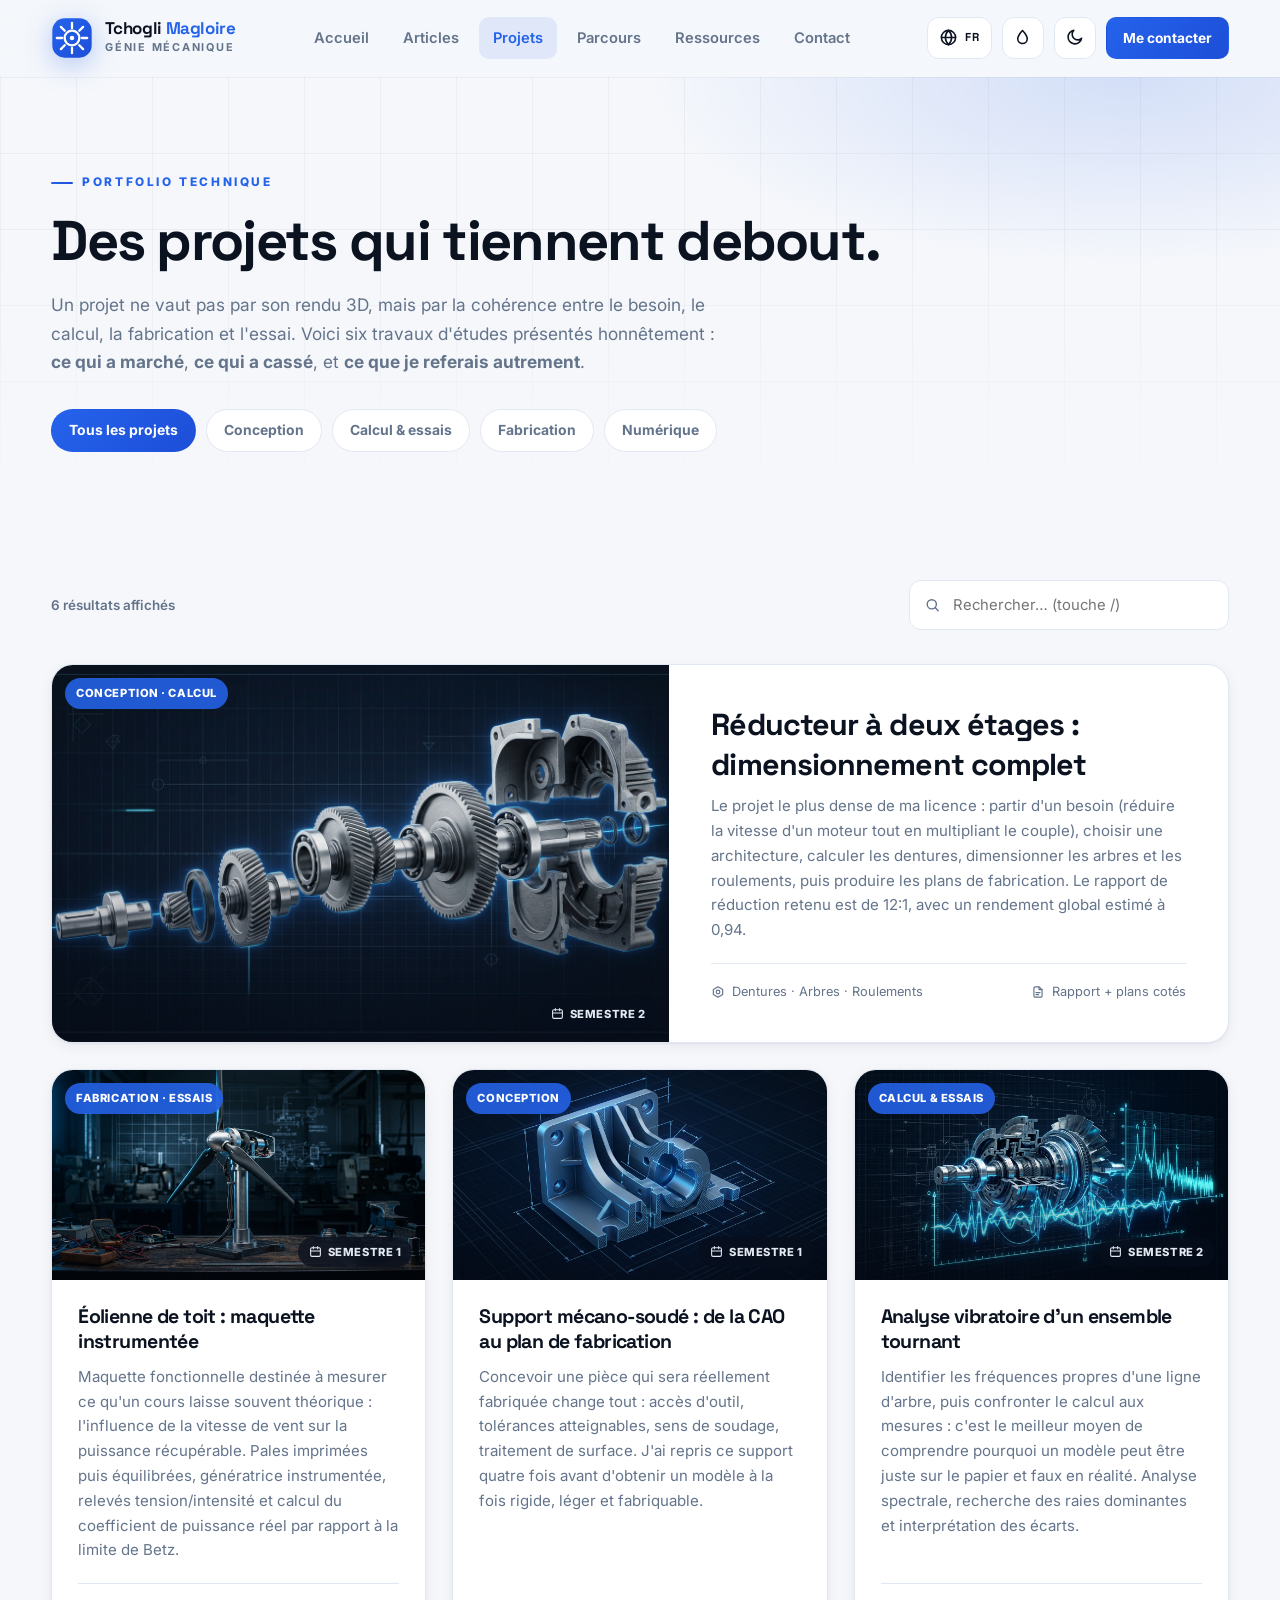
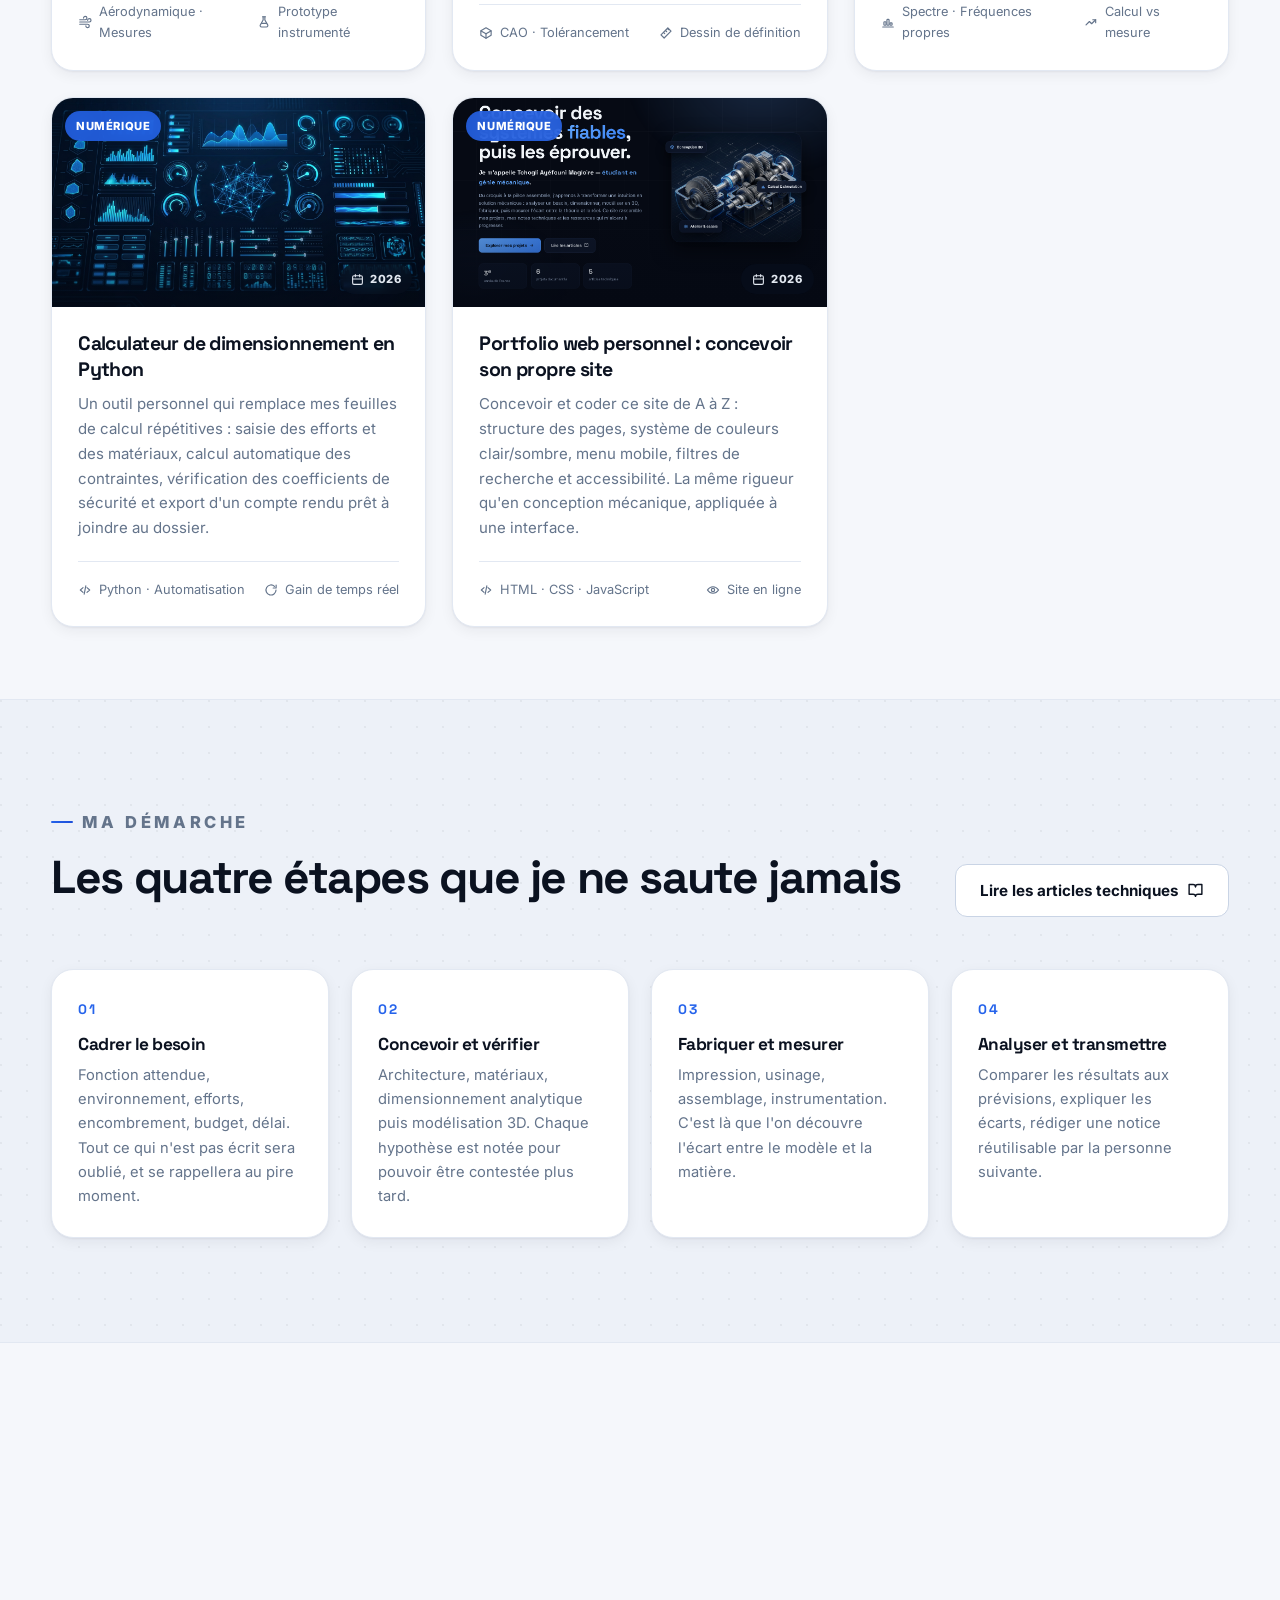
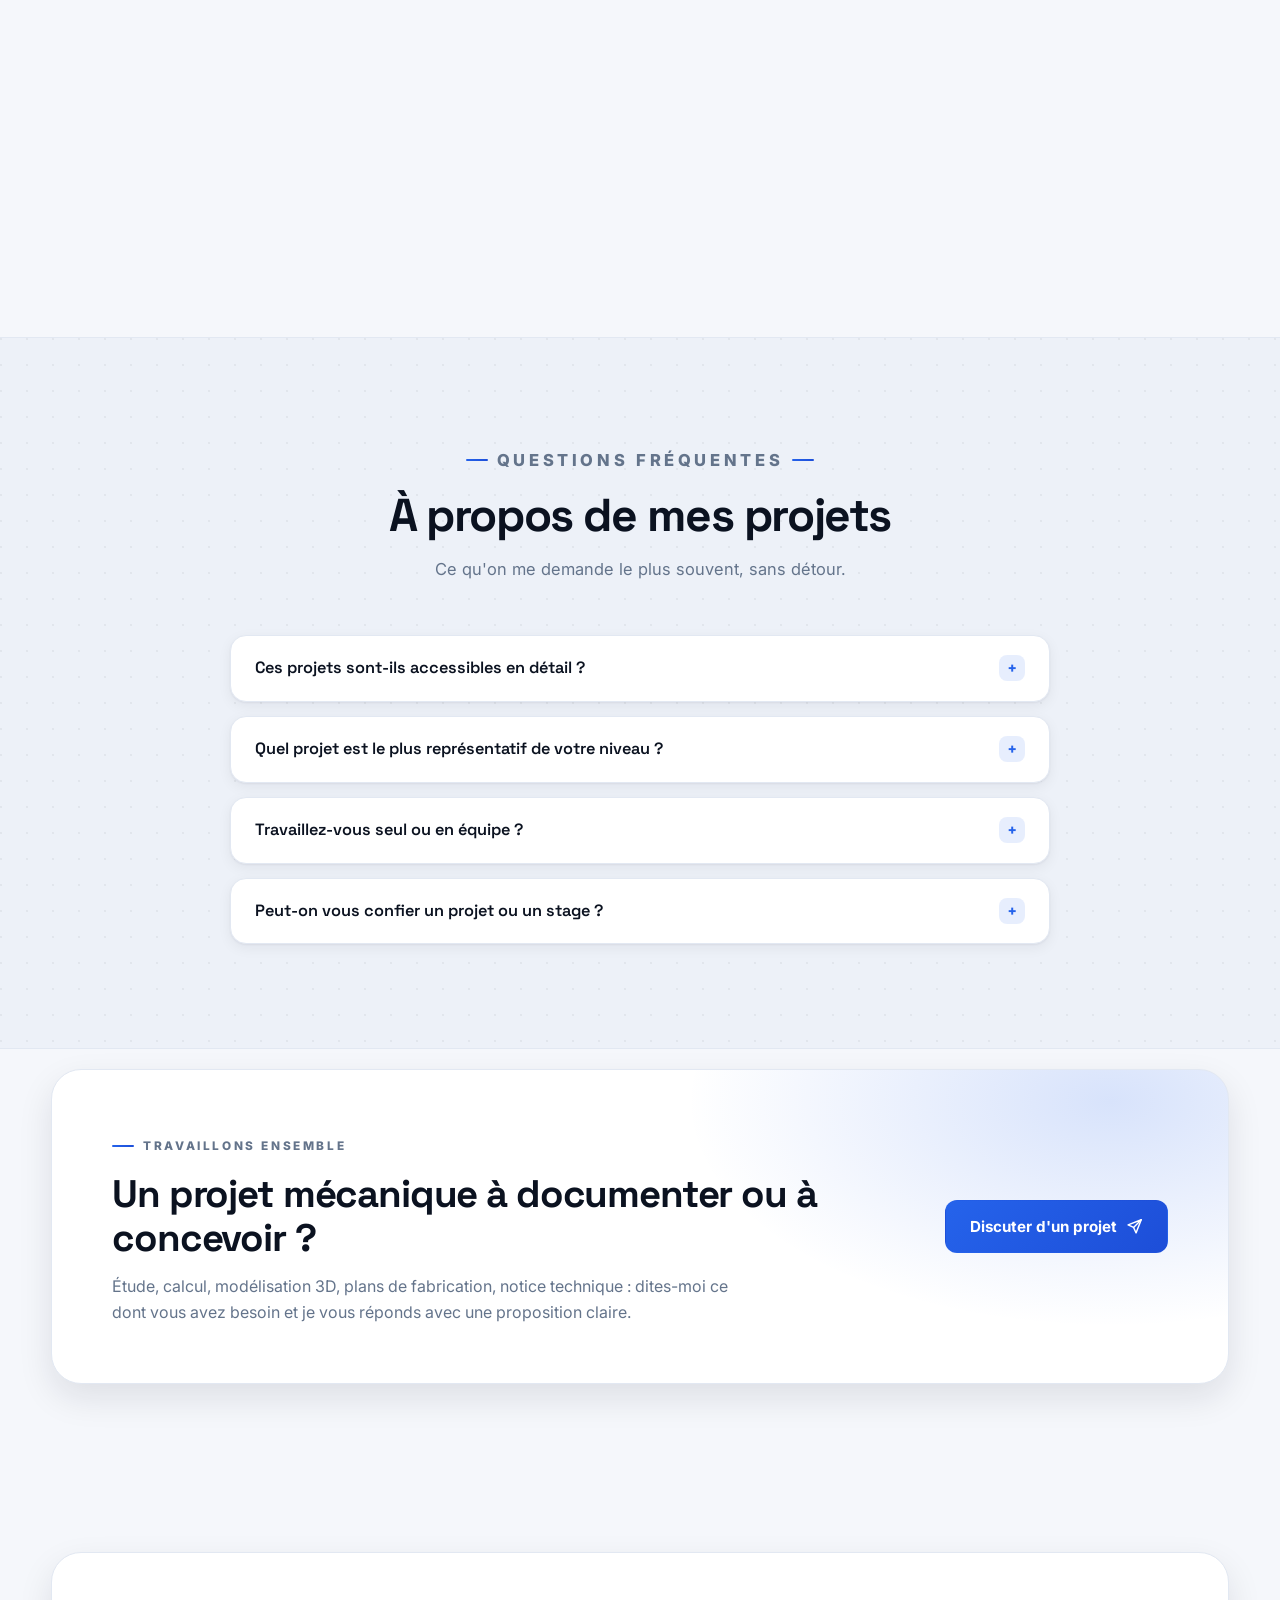
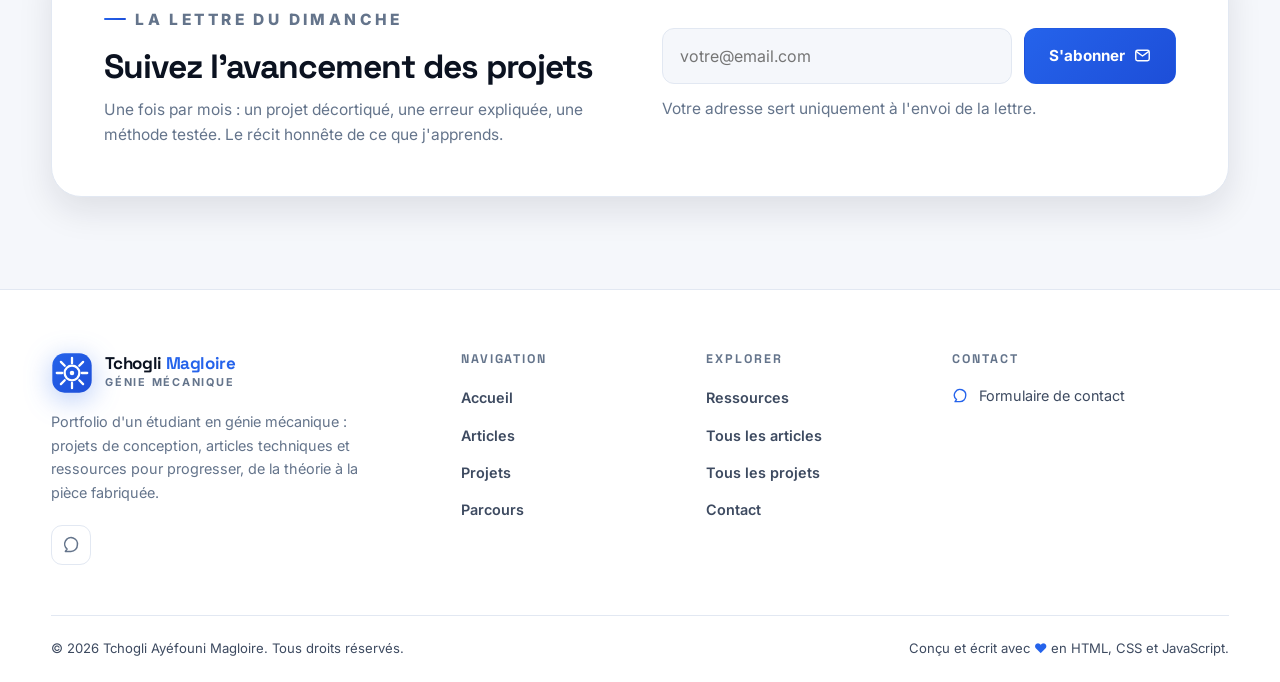
<file: projets.html>
<!DOCTYPE html>
<html lang="fr">
<head>
    <meta charset="UTF-8">
    <meta name="viewport" content="width=device-width, initial-scale=1.0">

    <title>Projets de conception mécanique | Tchogli Ayéfouni Magloire</title>

    <meta name="description"
          content="Six projets de génie mécanique racontés de bout en bout : réducteur à engrenages, éolienne de toit, support mécano-soudé, analyse vibratoire, calculateur Python et portfolio web.">
    <meta name="author" content="Tchogli Ayéfouni Magloire">
    <meta name="keywords"
          content="projets génie mécanique, réducteur engrenages, CAO, calcul de structure, impression 3D, Python ingénieur, portfolio étudiant">
    <meta name="theme-color" content="#f5f7fb">

    <meta property="og:type" content="website">
    <meta property="og:locale" content="fr_FR">
    <meta property="og:site_name" content="Tchogli Ayéfouni Magloire">
    <meta property="og:title" content="Projets de conception mécanique | Tchogli Ayéfouni Magloire">
    <meta property="og:description"
          content="Du cahier des charges à la pièce essayée : six projets d'études détaillés, avec les choix techniques et les écarts mesurés.">
    <meta property="og:image" content="assets/projet-reducteur.png">
    <meta name="twitter:card" content="summary_large_image">

    <link rel="icon" type="image/svg+xml" href="favicon.svg">

    <link rel="preconnect" href="https://fonts.googleapis.com">
    <link rel="preconnect" href="https://fonts.gstatic.com" crossorigin>
    <link rel="stylesheet"
          href="https://fonts.googleapis.com/css2?family=Inter:wght@400;500;600;700&family=Space+Grotesk:wght@500;600;700&display=swap">

    <link rel="stylesheet" href="style.css">

    <script>
        /* Applique le thème et l'accent mémorisés avant le premier rendu */
        (function () {
            var root = document.documentElement;
            var theme = "light";
            var accent = "azur";
            try {
                var stored = localStorage.getItem("theme");
                if (stored) {
                    theme = stored;
                } else if (window.matchMedia && window.matchMedia("(prefers-color-scheme: dark)").matches) {
                    theme = "dark";
                }
                accent = localStorage.getItem("accent") || "azur";
            } catch (error) {
                /* stockage indisponible : valeurs par défaut */
            }
            root.setAttribute("data-theme", theme);
            root.setAttribute("data-accent", accent);
        })();
    </script>

    <noscript>
        <style>
            .reveal { opacity: 1; transform: none; }
        </style>
    </noscript>
</head>

<body>

<a class="skip-link" href="#contenu">Aller au contenu principal</a>

<div class="scroll-progress" aria-hidden="true"></div>

<!-- Bibliothèque d'icônes (SVG sprite) -->

<svg style="position:absolute;width:0;height:0;overflow:hidden" aria-hidden="true"
     focusable="false" xmlns="http://www.w3.org/2000/svg">

    <symbol id="i-arrow-right" viewBox="0 0 24 24" fill="none" stroke="currentColor" stroke-width="2" stroke-linecap="round" stroke-linejoin="round"><path d="M5 12h14"/><path d="m13 6 6 6-6 6"/></symbol>
    <symbol id="i-arrow-left" viewBox="0 0 24 24" fill="none" stroke="currentColor" stroke-width="2" stroke-linecap="round" stroke-linejoin="round"><path d="M19 12H5"/><path d="m11 18-6-6 6-6"/></symbol>
    <symbol id="i-arrow-up" viewBox="0 0 24 24" fill="none" stroke="currentColor" stroke-width="2" stroke-linecap="round" stroke-linejoin="round"><path d="M12 19V5"/><path d="m6 11 6-6 6 6"/></symbol>
    <symbol id="i-check" viewBox="0 0 24 24" fill="none" stroke="currentColor" stroke-width="2" stroke-linecap="round" stroke-linejoin="round"><path d="M20 6 9 17l-5-5"/></symbol>
    <symbol id="i-check-circle" viewBox="0 0 24 24" fill="none" stroke="currentColor" stroke-width="2" stroke-linecap="round" stroke-linejoin="round"><circle cx="12" cy="12" r="9"/><path d="m8.5 12.5 2.5 2.5 4.5-5"/></symbol>
    <symbol id="i-close" viewBox="0 0 24 24" fill="none" stroke="currentColor" stroke-width="2" stroke-linecap="round" stroke-linejoin="round"><path d="M18 6 6 18"/><path d="m6 6 12 12"/></symbol>
    <symbol id="i-sun" viewBox="0 0 24 24" fill="none" stroke="currentColor" stroke-width="2" stroke-linecap="round" stroke-linejoin="round"><circle cx="12" cy="12" r="3.6"/><path d="M12 3v1.8M12 19.2V21M4.2 4.2l1.3 1.3M18.5 18.5l1.3 1.3M3 12h1.8M19.2 12H21M4.2 19.8l1.3-1.3M18.5 5.5l1.3-1.3"/></symbol>
    <symbol id="i-moon" viewBox="0 0 24 24" fill="none" stroke="currentColor" stroke-width="2" stroke-linecap="round" stroke-linejoin="round"><path d="M21 12.9A8.6 8.6 0 1 1 11.1 3a6.8 6.8 0 0 0 9.9 9.9Z"/></symbol>
    <symbol id="i-droplet" viewBox="0 0 24 24" fill="none" stroke="currentColor" stroke-width="2" stroke-linecap="round" stroke-linejoin="round"><path d="M12 3.2s6 6.4 6 10.4a6 6 0 0 1-12 0c0-4 6-10.4 6-10.4Z"/></symbol>
    <symbol id="i-copy" viewBox="0 0 24 24" fill="none" stroke="currentColor" stroke-width="2" stroke-linecap="round" stroke-linejoin="round"><rect x="9" y="9" width="12" height="12" rx="2.2"/><path d="M5 15H4.2A1.2 1.2 0 0 1 3 13.8V4.2A1.2 1.2 0 0 1 4.2 3h9.6A1.2 1.2 0 0 1 15 4.2V5"/></symbol>
    <symbol id="i-mail" viewBox="0 0 24 24" fill="none" stroke="currentColor" stroke-width="2" stroke-linecap="round" stroke-linejoin="round"><rect x="2.5" y="4.5" width="19" height="15" rx="2.5"/><path d="m3.5 6.5 8.5 6.2 8.5-6.2"/></symbol>
    <symbol id="i-send" viewBox="0 0 24 24" fill="none" stroke="currentColor" stroke-width="2" stroke-linecap="round" stroke-linejoin="round"><path d="M21.5 2.5 3 9.8l7.7 3.5 3.5 7.7Z"/><path d="M21.5 2.5 10.7 13.3"/></symbol>
    <symbol id="i-search" viewBox="0 0 24 24" fill="none" stroke="currentColor" stroke-width="2" stroke-linecap="round" stroke-linejoin="round"><circle cx="11" cy="11" r="6.5"/><path d="m20 20-4.3-4.3"/></symbol>
    <symbol id="i-clock" viewBox="0 0 24 24" fill="none" stroke="currentColor" stroke-width="2" stroke-linecap="round" stroke-linejoin="round"><circle cx="12" cy="12" r="9"/><path d="M12 6.8V12l3.4 2"/></symbol>
    <symbol id="i-calendar" viewBox="0 0 24 24" fill="none" stroke="currentColor" stroke-width="2" stroke-linecap="round" stroke-linejoin="round"><rect x="3" y="5" width="18" height="16" rx="2.5"/><path d="M8 3v4M16 3v4M3.5 11h17"/></symbol>
    <symbol id="i-tag" viewBox="0 0 24 24" fill="none" stroke="currentColor" stroke-width="2" stroke-linecap="round" stroke-linejoin="round"><path d="M20.6 13.3 13.3 20.6a2 2 0 0 1-2.8 0l-7.1-7.1A2 2 0 0 1 2.8 12V5.2a2 2 0 0 1 2-2h6.8a2 2 0 0 1 1.4.6l7.6 7.5a2 2 0 0 1 0 2Z"/><circle cx="7.6" cy="7.6" r="1.2"/></symbol>
    <symbol id="i-download" viewBox="0 0 24 24" fill="none" stroke="currentColor" stroke-width="2" stroke-linecap="round" stroke-linejoin="round"><path d="M12 3.5v11"/><path d="m7.5 10.5 4.5 4.5 4.5-4.5"/><path d="M4 20h16"/></symbol>
    <symbol id="i-external" viewBox="0 0 24 24" fill="none" stroke="currentColor" stroke-width="2" stroke-linecap="round" stroke-linejoin="round"><path d="M14 4h6v6"/><path d="M20 4 11 13"/><path d="M18.5 14v4.5a2 2 0 0 1-2 2H6a2 2 0 0 1-2-2V8a2 2 0 0 1 2-2h4.5"/></symbol>
    <symbol id="i-share" viewBox="0 0 24 24" fill="none" stroke="currentColor" stroke-width="2" stroke-linecap="round" stroke-linejoin="round"><circle cx="18" cy="5.2" r="2.6"/><circle cx="6" cy="12" r="2.6"/><circle cx="18" cy="18.8" r="2.6"/><path d="m8.4 10.7 7.2-4.2M8.4 13.3l7.2 4.2"/></symbol>
    <symbol id="i-link" viewBox="0 0 24 24" fill="none" stroke="currentColor" stroke-width="2" stroke-linecap="round" stroke-linejoin="round"><path d="M10.5 13.5a4.2 4.2 0 0 0 5.9 0l2.9-2.9a4.2 4.2 0 0 0-5.9-5.9l-1.3 1.3"/><path d="M13.5 10.5a4.2 4.2 0 0 0-5.9 0l-2.9 2.9a4.2 4.2 0 0 0 5.9 5.9l1.3-1.3"/></symbol>
    <symbol id="i-user" viewBox="0 0 24 24" fill="none" stroke="currentColor" stroke-width="2" stroke-linecap="round" stroke-linejoin="round"><circle cx="12" cy="8.4" r="3.8"/><path d="M4.8 20.4a7.2 7.2 0 0 1 14.4 0"/></symbol>
    <symbol id="i-map-pin" viewBox="0 0 24 24" fill="none" stroke="currentColor" stroke-width="2" stroke-linecap="round" stroke-linejoin="round"><path d="M12 21.2s7-6.3 7-11.2a7 7 0 1 0-14 0c0 4.9 7 11.2 7 11.2Z"/><circle cx="12" cy="10" r="2.6"/></symbol>
    <symbol id="i-message" viewBox="0 0 24 24" fill="none" stroke="currentColor" stroke-width="2" stroke-linecap="round" stroke-linejoin="round"><path d="M20.5 12a8.5 8.5 0 0 1-8.5 8.5H4.5l2.3-3.2A8.5 8.5 0 1 1 20.5 12Z"/></symbol>
    <symbol id="i-book" viewBox="0 0 24 24" fill="none" stroke="currentColor" stroke-width="2" stroke-linecap="round" stroke-linejoin="round"><path d="M12 6.6C12 5 10.7 3.6 8.4 3.6H3v13.6h5.4C10.7 17.2 12 18.6 12 20.2"/><path d="M12 6.6c0-1.6 1.3-3 3.6-3H21v13.6h-5.4c-2.3 0-3.6 1.4-3.6 3"/></symbol>
    <symbol id="i-file" viewBox="0 0 24 24" fill="none" stroke="currentColor" stroke-width="2" stroke-linecap="round" stroke-linejoin="round"><path d="M14 3.2H7.2A2.2 2.2 0 0 0 5 5.4v13.2a2.2 2.2 0 0 0 2.2 2.2h9.6a2.2 2.2 0 0 0 2.2-2.2V8Z"/><path d="M13.8 3.4V8h5.1"/><path d="M8.5 13h7M8.5 16.5h4.5"/></symbol>
    <symbol id="i-graduate" viewBox="0 0 24 24" fill="none" stroke="currentColor" stroke-width="2" stroke-linecap="round" stroke-linejoin="round"><path d="m12 4.2-9 4.1 9 4.1 9-4.1Z"/><path d="M7 10.4V15c0 1.4 2.2 2.6 5 2.6s5-1.2 5-2.6v-4.6"/></symbol>
    <symbol id="i-briefcase" viewBox="0 0 24 24" fill="none" stroke="currentColor" stroke-width="2" stroke-linecap="round" stroke-linejoin="round"><rect x="3" y="7.2" width="18" height="13" rx="2.4"/><path d="M9 7.2V5.4a2 2 0 0 1 2-2h2a2 2 0 0 1 2 2v1.8"/><path d="M3.5 12.6h17"/></symbol>
    <symbol id="i-lightbulb" viewBox="0 0 24 24" fill="none" stroke="currentColor" stroke-width="2" stroke-linecap="round" stroke-linejoin="round"><path d="M9.2 18h5.6"/><path d="M10.2 21h3.6"/><path d="M12 3a6 6 0 0 0-3.4 10.9c.6.5 1 1.2 1 2h4.8c0-.8.4-1.5 1-2A6 6 0 0 0 12 3Z"/></symbol>
    <symbol id="i-target" viewBox="0 0 24 24" fill="none" stroke="currentColor" stroke-width="2" stroke-linecap="round" stroke-linejoin="round"><circle cx="12" cy="12" r="8.6"/><circle cx="12" cy="12" r="4.8"/><circle cx="12" cy="12" r="1.3"/></symbol>
    <symbol id="i-trend" viewBox="0 0 24 24" fill="none" stroke="currentColor" stroke-width="2" stroke-linecap="round" stroke-linejoin="round"><path d="m3.5 17 5.8-5.8 3.8 3.8L20 8.2"/><path d="M15 8.2h5v5"/></symbol>
    <symbol id="i-chart" viewBox="0 0 24 24" fill="none" stroke="currentColor" stroke-width="2" stroke-linecap="round" stroke-linejoin="round"><path d="M3 20.5h18"/><rect x="5" y="11.5" width="3.6" height="6" rx="1.2"/><rect x="10.2" y="7.5" width="3.6" height="10" rx="1.2"/><rect x="15.4" y="13.5" width="3.6" height="4" rx="1.2"/></symbol>
    <symbol id="i-cube" viewBox="0 0 24 24" fill="none" stroke="currentColor" stroke-width="2" stroke-linecap="round" stroke-linejoin="round"><path d="M20.8 8.3v7.4L12 20.9 3.2 15.7V8.3L12 3.1Z"/><path d="M3.5 8.5 12 13.4l8.5-4.9"/><path d="M12 13.4v7.5"/></symbol>
    <symbol id="i-layers" viewBox="0 0 24 24" fill="none" stroke="currentColor" stroke-width="2" stroke-linecap="round" stroke-linejoin="round"><path d="m12 3.2 8.8 4.6L12 12.4 3.2 7.8Z"/><path d="m3.2 12.2 8.8 4.6 8.8-4.6"/><path d="m3.2 16.4 8.8 4.6 8.8-4.6"/></symbol>
    <symbol id="i-ruler" viewBox="0 0 24 24" fill="none" stroke="currentColor" stroke-width="2" stroke-linecap="round" stroke-linejoin="round"><path d="M3.4 15.2 15.2 3.4l5.4 5.4L8.8 20.6Z"/><path d="m7.6 11 2.2 2.2M11 7.6l2.2 2.2M14.4 4.2l2.2 2.2"/></symbol>
    <symbol id="i-code" viewBox="0 0 24 24" fill="none" stroke="currentColor" stroke-width="2" stroke-linecap="round" stroke-linejoin="round"><path d="M8.6 8l-4.6 4 4.6 4"/><path d="m15.4 8 4.6 4-4.6 4"/><path d="M13.4 4.8 10.6 19.2"/></symbol>
    <symbol id="i-flask" viewBox="0 0 24 24" fill="none" stroke="currentColor" stroke-width="2" stroke-linecap="round" stroke-linejoin="round"><path d="M9.5 3h5"/><path d="M10.5 3v5.6L5.7 17a2.4 2.4 0 0 0 2.1 3.6h8.4a2.4 2.4 0 0 0 2.1-3.6L13.5 8.6V3"/><path d="M7.6 14.4h8.8"/></symbol>
    <symbol id="i-cpu" viewBox="0 0 24 24" fill="none" stroke="currentColor" stroke-width="2" stroke-linecap="round" stroke-linejoin="round"><rect x="7.2" y="7.2" width="9.6" height="9.6" rx="2.2"/><path d="M10.5 2.6v4.4M13.5 2.6v4.4M10.5 17v4.4M13.5 17v4.4M2.6 10.5H7M2.6 13.5H7M17 10.5h4.4M17 13.5h4.4"/></symbol>
    <symbol id="i-wind" viewBox="0 0 24 24" fill="none" stroke="currentColor" stroke-width="2" stroke-linecap="round" stroke-linejoin="round"><path d="M3 8.2h9.4a2.9 2.9 0 1 0-2.9-2.9"/><path d="M3 15.8h13.4a2.9 2.9 0 1 1-2.9 2.9"/><path d="M3 12h16.4a2.9 2.9 0 1 0-2.9-2.9"/></symbol>
    <symbol id="i-shield" viewBox="0 0 24 24" fill="none" stroke="currentColor" stroke-width="2" stroke-linecap="round" stroke-linejoin="round"><path d="M12 3 5.2 5.8v6.1c0 4.3 2.9 7.9 6.8 9.4 3.9-1.5 6.8-5.1 6.8-9.4V5.8Z"/><path d="m9.4 11.9 2 2 3.2-3.4"/></symbol>
    <symbol id="i-sparkles" viewBox="0 0 24 24" fill="none" stroke="currentColor" stroke-width="2" stroke-linecap="round" stroke-linejoin="round"><path d="m11.5 3.8 1.6 4.4 4.4 1.6-4.4 1.6-1.6 4.4-1.6-4.4-4.4-1.6 4.4-1.6Z"/><path d="m18 15.4.8 2.2 2.2.8-2.2.8-.8 2.2-.8-2.2-2.2-.8 2.2-.8Z"/></symbol>
    <symbol id="i-refresh" viewBox="0 0 24 24" fill="none" stroke="currentColor" stroke-width="2" stroke-linecap="round" stroke-linejoin="round"><path d="M20.6 12a8.6 8.6 0 1 1-2.6-6.2"/><path d="M20.8 3.6v5h-5"/></symbol>
    <symbol id="i-play" viewBox="0 0 24 24" fill="none" stroke="currentColor" stroke-width="2" stroke-linecap="round" stroke-linejoin="round"><circle cx="12" cy="12" r="9"/><path d="m10.2 8.6 5.6 3.4-5.6 3.4Z"/></symbol>
    <symbol id="i-globe" viewBox="0 0 24 24" fill="none" stroke="currentColor" stroke-width="2" stroke-linecap="round" stroke-linejoin="round"><circle cx="12" cy="12" r="9"/><path d="M3.2 12h17.6"/><path d="M12 3c2.6 2.6 3.9 5.7 3.9 9s-1.3 6.4-3.9 9c-2.6-2.6-3.9-5.7-3.9-9S9.4 5.6 12 3Z"/></symbol>
    <symbol id="i-database" viewBox="0 0 24 24" fill="none" stroke="currentColor" stroke-width="2" stroke-linecap="round" stroke-linejoin="round"><ellipse cx="12" cy="6.2" rx="7.4" ry="3.2"/><path d="M4.6 6.2v11.6c0 1.8 3.3 3.2 7.4 3.2s7.4-1.4 7.4-3.2V6.2"/><path d="M4.6 12c0 1.8 3.3 3.2 7.4 3.2s7.4-1.4 7.4-3.2"/></symbol>
    <symbol id="i-zap" viewBox="0 0 24 24" fill="none" stroke="currentColor" stroke-width="2" stroke-linecap="round" stroke-linejoin="round"><path d="M13.4 2.4 4.8 13.6h6l-1.2 8 8.6-11.2h-6Z"/></symbol>
    <symbol id="i-pen" viewBox="0 0 24 24" fill="none" stroke="currentColor" stroke-width="2" stroke-linecap="round" stroke-linejoin="round"><path d="M15.6 4.4l4 4L8.8 19.2H4.8v-4Z"/><path d="m13.6 6.4 4 4"/></symbol>
    <symbol id="i-nut" viewBox="0 0 24 24" fill="none" stroke="currentColor" stroke-width="2" stroke-linecap="round" stroke-linejoin="round"><path d="M12 3.2 20 7.8v8.4l-8 4.6-8-4.6V7.8Z"/><circle cx="12" cy="12" r="3.1"/></symbol>
    <symbol id="i-cog" viewBox="0 0 24 24" fill="none" stroke="currentColor" stroke-width="2" stroke-linecap="round" stroke-linejoin="round"><circle cx="12" cy="12" r="4.6"/><circle cx="12" cy="12" r="1.4"/><path d="M12 2.2v3.4M12 18.4v3.4M3.4 5.6 6 8.2M18 15.8l2.6 2.6M2.2 12h3.4M18.4 12h3.4M3.4 18.4 6 15.8M18 8.2l2.6-2.6"/></symbol>
    <symbol id="i-eye" viewBox="0 0 24 24" fill="none" stroke="currentColor" stroke-width="2" stroke-linecap="round" stroke-linejoin="round"><path d="M2.5 12S6.2 6.4 12 6.4 21.5 12 21.5 12 17.8 17.6 12 17.6 2.5 12 2.5 12Z"/><circle cx="12" cy="12" r="2.8"/></symbol>
    <symbol id="i-award" viewBox="0 0 24 24" fill="none" stroke="currentColor" stroke-width="2" stroke-linecap="round" stroke-linejoin="round"><circle cx="12" cy="9.4" r="5.4"/><path d="m8.6 13.8-1.4 7 4.8-2.8 4.8 2.8-1.4-7"/></symbol>
    <symbol id="i-heart" viewBox="0 0 24 24" fill="none" stroke="currentColor" stroke-width="2" stroke-linecap="round" stroke-linejoin="round"><path d="M12 20.4S3.6 15.4 3.6 9.8a4.7 4.7 0 0 1 8.4-3 4.7 4.7 0 0 1 8.4 3c0 5.6-8.4 10.6-8.4 10.6Z"/></symbol>
    <symbol id="i-menu" viewBox="0 0 24 24" fill="none" stroke="currentColor" stroke-width="2" stroke-linecap="round" stroke-linejoin="round"><path d="M4 7h16M4 12h16M4 17h16"/></symbol>
</svg>


<!-- =========================================================
     EN-TÊTE
     ========================================================= -->

<header class="site-header">
    <div class="container nav-bar">

        <a class="brand" href="index.html" aria-label="Accueil, Tchogli Ayéfouni Magloire">
            <svg class="brand-mark" viewBox="0 0 48 48" aria-hidden="true">
                <defs>
                    <linearGradient id="brandGrad" x1="0" y1="0" x2="1" y2="1">
                        <stop offset="0" style="stop-color:var(--primary)"></stop>
                        <stop offset="1" style="stop-color:var(--primary-strong)"></stop>
                    </linearGradient>
                </defs>
                <rect x="1.5" y="1.5" width="45" height="45" rx="14" fill="url(#brandGrad)"></rect>
                <g fill="none" stroke="#ffffff" stroke-width="2.6" stroke-linecap="round">
                    <circle cx="24" cy="24" r="8.4"></circle>
                    <circle cx="24" cy="24" r="2.6" fill="#ffffff" stroke="none"></circle>
                    <path d="M24 6.6v6.2M24 35.2v6.2M6.6 24h6.2M35.2 24h6.2M11.3 11.3l4.4 4.4M32.3 32.3l4.4 4.4M11.3 36.7l4.4-4.4M32.3 15.7l4.4-4.4"></path>
                </g>
            </svg>
            <span>
                <span class="brand-name">Tchogli <span>Magloire</span></span>
                <span class="brand-role">Génie mécanique</span>
            </span>
        </a>

        <nav class="main-nav" aria-label="Navigation principale">
            <a class="nav-link" href="index.html">Accueil</a>
            <a class="nav-link" href="articles.html">Articles</a>
            <a class="nav-link active" href="projets.html" aria-current="page">Projets</a>
            <a class="nav-link" href="parcours.html">Parcours</a>
            <a class="nav-link" href="ressources.html">Ressources</a>
            <a class="nav-link" href="contact.html">Contact</a>
        </nav>

        <div class="nav-actions">

            <div class="lang-wrap" id="langWrap">
                <button class="icon-btn lang-btn" id="langBtn" type="button"
                        aria-expanded="false" aria-haspopup="dialog"
                        aria-label="Changer la langue du site" title="Langue du site">
                    <svg class="i" aria-hidden="true"><use href="#i-globe"></use></svg>
                    <span class="lang-code" id="langCode" translate="no">FR</span>
                </button>

                <div class="lang-pop" id="langPop" role="dialog" aria-label="Langue du site">
                    <span class="accent-pop-title">Langue du site</span>
                    <input class="lang-search" id="langSearch" type="search"
                           placeholder="Rechercher une langue" autocomplete="off"
                           aria-label="Rechercher une langue">
                    <div class="lang-list" id="langList" translate="no"></div>
                    <p class="accent-pop-note">
                        Traduction automatique par Google. Le choix reste mémorisé sur cet appareil.
                    </p>
                </div>
            </div>
            <div class="accent-wrap" id="accentWrap">
                <button class="icon-btn" id="accentBtn" type="button"
                        aria-expanded="false" aria-haspopup="true"
                        aria-label="Changer la couleur d'accent" title="Couleur d'accent">
                    <svg class="i" aria-hidden="true"><use href="#i-droplet"></use></svg>
                </button>

                <div class="accent-pop" id="accentPop" role="dialog" aria-label="Couleur d'accent">
                    <span class="accent-pop-title">Couleur d'accent</span>
                    <div class="accent-list">
                        <button class="accent-swatch" type="button" data-accent="azur"
                                aria-label="Accent azur" title="Azur"></button>
                        <button class="accent-swatch" type="button" data-accent="ambre"
                                aria-label="Accent ambre" title="Ambre"></button>
                        <button class="accent-swatch" type="button" data-accent="emeraude"
                                aria-label="Accent émeraude" title="Émeraude"></button>
                        <button class="accent-swatch" type="button" data-accent="violet"
                                aria-label="Accent violet" title="Violet"></button>
                    </div>
                    <p class="accent-pop-note">
                        L'accent colore tout le site et reste mémorisé sur cet appareil.
                    </p>
                </div>
            </div>

            <button class="icon-btn" type="button" data-theme-toggle
                    aria-pressed="false" aria-label="Basculer entre thème clair et sombre"
                    title="Passer en thème sombre">
                <svg class="i ic-moon" aria-hidden="true"><use href="#i-moon"></use></svg>
                <svg class="i ic-sun" aria-hidden="true"><use href="#i-sun"></use></svg>
            </button>

            <a class="btn sm nav-cta" href="contact.html">Me contacter</a>

            <button class="burger" id="menuBtn" type="button"
                    aria-label="Ouvrir le menu" aria-expanded="false" aria-controls="mobilePanel">
                <span></span>
            </button>

        </div>

    </div>
</header>


<!-- MENU MOBILE -->

<div class="mobile-panel" id="mobilePanel" aria-hidden="true">
    <div class="mobile-overlay"></div>

    <aside class="mobile-drawer" role="dialog" aria-label="Menu de navigation">

        <div class="mobile-head">
            <span class="brand">
                <svg class="brand-mark" viewBox="0 0 48 48" aria-hidden="true">
                    <defs>
                        <linearGradient id="brandGradMenu" x1="0" y1="0" x2="1" y2="1">
                            <stop offset="0" style="stop-color:var(--primary)"></stop>
                            <stop offset="1" style="stop-color:var(--primary-strong)"></stop>
                        </linearGradient>
                    </defs>
                    <rect x="1.5" y="1.5" width="45" height="45" rx="14" fill="url(#brandGradMenu)"></rect>
                    <g fill="none" stroke="#ffffff" stroke-width="2.6" stroke-linecap="round">
                        <circle cx="24" cy="24" r="8.4"></circle>
                        <circle cx="24" cy="24" r="2.6" fill="#ffffff" stroke="none"></circle>
                    </g>
                </svg>
                <span>
                    <span class="brand-name">Tchogli <span>Magloire</span></span>
                    <span class="brand-role">Génie mécanique</span>
                </span>
            </span>

            <button class="icon-btn" id="mobileClose" type="button" aria-label="Fermer le menu">
                <svg class="i" aria-hidden="true"><use href="#i-close"></use></svg>
            </button>
        </div>

        <nav class="m-nav" aria-label="Navigation mobile">
            <a href="index.html">Accueil <svg class="i" aria-hidden="true"><use href="#i-arrow-right"></use></svg></a>
            <a href="articles.html">Articles <svg class="i" aria-hidden="true"><use href="#i-arrow-right"></use></svg></a>
            <a class="active" href="projets.html">Projets <svg class="i" aria-hidden="true"><use href="#i-arrow-right"></use></svg></a>
            <a href="parcours.html">Parcours <svg class="i" aria-hidden="true"><use href="#i-arrow-right"></use></svg></a>
            <a href="ressources.html">Ressources <svg class="i" aria-hidden="true"><use href="#i-arrow-right"></use></svg></a>
            <a href="contact.html">Contact <svg class="i" aria-hidden="true"><use href="#i-arrow-right"></use></svg></a>
        </nav>

        <p class="mobile-label">Apparence</p>

        <div class="m-options">
            <div class="m-option-row">
                <span>Thème sombre</span>
                <button class="icon-btn" type="button" data-theme-toggle
                        aria-pressed="false" aria-label="Basculer entre thème clair et sombre"
                        title="Passer en thème sombre">
                    <svg class="i ic-moon" aria-hidden="true"><use href="#i-moon"></use></svg>
                    <svg class="i ic-sun" aria-hidden="true"><use href="#i-sun"></use></svg>
                </button>
            </div>

            <div class="m-option-row">
                <span>Couleur</span>
                <div class="accent-list">
                    <button class="accent-swatch" type="button" data-accent="azur"
                            aria-label="Accent azur" title="Azur"></button>
                    <button class="accent-swatch" type="button" data-accent="ambre"
                            aria-label="Accent ambre" title="Ambre"></button>
                    <button class="accent-swatch" type="button" data-accent="emeraude"
                            aria-label="Accent émeraude" title="Émeraude"></button>
                    <button class="accent-swatch" type="button" data-accent="violet"
                            aria-label="Accent violet" title="Violet"></button>
                </div>
            </div>
        </div>

        <p class="mobile-label">Langue</p>

        <select class="lang-select m-lang-select notranslate" data-lang-select
                aria-label="Langue du site" translate="no"></select>
        <a class="btn block m-cta" href="contact.html">
            Écrire un message
            <svg class="i" aria-hidden="true"><use href="#i-send"></use></svg>
        </a>

    </aside>
</div>


<main id="contenu">

    <!-- =========================================================
         EN-TÊTE DE PAGE
         ========================================================= -->

    <section class="page-hero">
        <div class="container page-hero-inner">

            <p class="eyebrow">Portfolio technique</p>

            <h1>Des projets qui tiennent debout.</h1>

            <p class="lead">
                Un projet ne vaut pas par son rendu 3D, mais par la cohérence entre
                le besoin, le calcul, la fabrication et l'essai. Voici six travaux
                d'études présentés honnêtement : <strong>ce qui a marché</strong>,
                <strong>ce qui a cassé</strong>, et <strong>ce que je referais autrement</strong>.
            </p>

            <div class="chip-bar" role="group" aria-label="Filtrer les projets par nature">
                <button class="chip active" type="button" data-filter="all">Tous les projets</button>
                <button class="chip" type="button" data-filter="conception">Conception</button>
                <button class="chip" type="button" data-filter="calcul">Calcul &amp; essais</button>
                <button class="chip" type="button" data-filter="fabrication">Fabrication</button>
                <button class="chip" type="button" data-filter="numerique">Numérique</button>
            </div>

        </div>
    </section>


    <!-- =========================================================
         LISTE DES PROJETS
         ========================================================= -->

    <section class="section tight">
        <div class="container">

            <div class="toolbar">
                <p class="results-count" id="resultsCount" aria-live="polite">6 résultats affichés</p>

                <div class="search-box">
                    <svg class="i" aria-hidden="true"><use href="#i-search"></use></svg>
                    <label class="sr-only" for="search">Rechercher un projet</label>
                    <input id="search" type="search"
                           placeholder="Rechercher… (touche /)"
                           autocomplete="off">
                </div>
            </div>

            <div class="articles-grid" id="filterGrid">

                <article class="article-card featured reveal"
                         data-category="conception calcul"
                         data-title="Réducteur à deux étages : dimensionnement complet">
                    <a class="card-media" href="contact.html" tabindex="-1" aria-hidden="true">
                        <img src="assets/projet-reducteur.png" loading="lazy"
                             alt="Vue éclatée d'un réducteur à deux étages : carter, arbres, roulements et roues dentées alignés sur un fond de plan technique">
                        <span class="card-chip">Conception · Calcul</span>
                        <span class="card-time">
                            <svg class="i" aria-hidden="true"><use href="#i-calendar"></use></svg>
                            Semestre 2
                        </span>
                    </a>
                    <div class="card-body">
                        <h3><a href="contact.html">Réducteur à deux étages : dimensionnement complet</a></h3>
                        <p>
                            Le projet le plus dense de ma licence : partir d'un besoin
                            (réduire la vitesse d'un moteur tout en multipliant le couple),
                            choisir une architecture, calculer les dentures, dimensionner
                            les arbres et les roulements, puis produire les plans de
                            fabrication. Le rapport de réduction retenu est de 12:1, avec
                            un rendement global estimé à 0,94.
                        </p>
                        <div class="card-foot">
                            <span class="meta">
                                <svg class="i" aria-hidden="true"><use href="#i-nut"></use></svg>
                                Dentures · Arbres · Roulements
                            </span>
                            <span class="meta">
                                <svg class="i" aria-hidden="true"><use href="#i-file"></use></svg>
                                Rapport + plans cotés
                            </span>
                        </div>
                    </div>
                </article>

                <article class="article-card reveal" style="--d:0.06s"
                         data-category="fabrication calcul"
                         data-title="Éolienne de toit : maquette instrumentée">
                    <a class="card-media" href="contact.html" tabindex="-1" aria-hidden="true">
                        <img src="assets/projet-eolienne.png" loading="lazy"
                             alt="Maquette d'éolienne de toit posée sur un établi : pales en carbone, génératrice démontée et multimètre relié">
                        <span class="card-chip">Fabrication · Essais</span>
                        <span class="card-time">
                            <svg class="i" aria-hidden="true"><use href="#i-calendar"></use></svg>
                            Semestre 1
                        </span>
                    </a>
                    <div class="card-body">
                        <h3><a href="contact.html">Éolienne de toit : maquette instrumentée</a></h3>
                        <p>
                            Maquette fonctionnelle destinée à mesurer ce qu'un cours
                            laisse souvent théorique : l'influence de la vitesse de vent
                            sur la puissance récupérable. Pales imprimées puis équilibrées,
                            génératrice instrumentée, relevés tension/intensité et calcul
                            du coefficient de puissance réel par rapport à la limite de Betz.
                        </p>
                        <div class="card-foot">
                            <span class="meta">
                                <svg class="i" aria-hidden="true"><use href="#i-wind"></use></svg>
                                Aérodynamique · Mesures
                            </span>
                            <span class="meta">
                                <svg class="i" aria-hidden="true"><use href="#i-flask"></use></svg>
                                Prototype instrumenté
                            </span>
                        </div>
                    </div>
                </article>

                <article class="article-card reveal" style="--d:0.12s"
                         data-category="conception"
                         data-title="Support mécano-soudé : de la CAO au plan de fabrication">
                    <a class="card-media" href="contact.html" tabindex="-1" aria-hidden="true">
                        <img src="assets/projet-cao.png" loading="lazy"
                             alt="Modèle CAO d'un support mécano-soudé présenté en coupe et coté dans les trois directions">
                        <span class="card-chip">Conception</span>
                        <span class="card-time">
                            <svg class="i" aria-hidden="true"><use href="#i-calendar"></use></svg>
                            Semestre 1
                        </span>
                    </a>
                    <div class="card-body">
                        <h3><a href="contact.html">Support mécano-soudé : de la CAO au plan de fabrication</a></h3>
                        <p>
                            Concevoir une pièce qui sera réellement fabriquée change tout :
                            accès d'outil, tolérances atteignables, sens de soudage,
                            traitement de surface. J'ai repris ce support quatre fois avant
                            d'obtenir un modèle à la fois rigide, léger et fabriquable.
                        </p>
                        <div class="card-foot">
                            <span class="meta">
                                <svg class="i" aria-hidden="true"><use href="#i-cube"></use></svg>
                                CAO · Tolérancement
                            </span>
                            <span class="meta">
                                <svg class="i" aria-hidden="true"><use href="#i-ruler"></use></svg>
                                Dessin de définition
                            </span>
                        </div>
                    </div>
                </article>

                <article class="article-card reveal" style="--d:0.18s"
                         data-category="calcul"
                         data-title="Analyse vibratoire d'un ensemble tournant">
                    <a class="card-media" href="contact.html" tabindex="-1" aria-hidden="true">
                        <img src="assets/projet-analyse.png" loading="lazy"
                             alt="Analyse vibratoire d'un ensemble tournant : spectre en fréquence et relevé d'ondes superposés à un modèle 3D">
                        <span class="card-chip">Calcul &amp; essais</span>
                        <span class="card-time">
                            <svg class="i" aria-hidden="true"><use href="#i-calendar"></use></svg>
                            Semestre 2
                        </span>
                    </a>
                    <div class="card-body">
                        <h3><a href="contact.html">Analyse vibratoire d'un ensemble tournant</a></h3>
                        <p>
                            Identifier les fréquences propres d'une ligne d'arbre, puis
                            confronter le calcul aux mesures : c'est le meilleur moyen de
                            comprendre pourquoi un modèle peut être juste sur le papier
                            et faux en réalité. Analyse spectrale, recherche des raies
                            dominantes et interprétation des écarts.
                        </p>
                        <div class="card-foot">
                            <span class="meta">
                                <svg class="i" aria-hidden="true"><use href="#i-chart"></use></svg>
                                Spectre · Fréquences propres
                            </span>
                            <span class="meta">
                                <svg class="i" aria-hidden="true"><use href="#i-trend"></use></svg>
                                Calcul vs mesure
                            </span>
                        </div>
                    </div>
                </article>

                <article class="article-card reveal" style="--d:0.24s"
                         data-category="numerique calcul"
                         data-title="Calculateur de dimensionnement en Python">
                    <a class="card-media" href="contact.html" tabindex="-1" aria-hidden="true">
                        <img src="assets/projet-calculateur.png" loading="lazy"
                             alt="Tableau de bord de données techniques : graphiques, jauges et matrices autour d'un réseau de points lumineux">
                        <span class="card-chip">Numérique</span>
                        <span class="card-time">
                            <svg class="i" aria-hidden="true"><use href="#i-calendar"></use></svg>
                            2026
                        </span>
                    </a>
                    <div class="card-body">
                        <h3><a href="contact.html">Calculateur de dimensionnement en Python</a></h3>
                        <p>
                            Un outil personnel qui remplace mes feuilles de calcul
                            répétitives : saisie des efforts et des matériaux, calcul
                            automatique des contraintes, vérification des coefficients de
                            sécurité et export d'un compte rendu prêt à joindre au dossier.
                        </p>
                        <div class="card-foot">
                            <span class="meta">
                                <svg class="i" aria-hidden="true"><use href="#i-code"></use></svg>
                                Python · Automatisation
                            </span>
                            <span class="meta">
                                <svg class="i" aria-hidden="true"><use href="#i-refresh"></use></svg>
                                Gain de temps réel
                            </span>
                        </div>
                    </div>
                </article>

                <article class="article-card reveal" style="--d:0.3s"
                         data-category="numerique conception"
                         data-title="Portfolio web personnel : concevoir son propre site">
                    <a class="card-media" href="contact.html" tabindex="-1" aria-hidden="true">
                        <img src="assets/projet-portfolio.png" loading="lazy"
                             alt="Capture d'écran du portfolio : page d'accueil présentant un étudiant en génie mécanique">
                        <span class="card-chip">Numérique</span>
                        <span class="card-time">
                            <svg class="i" aria-hidden="true"><use href="#i-calendar"></use></svg>
                            2026
                        </span>
                    </a>
                    <div class="card-body">
                        <h3><a href="contact.html">Portfolio web personnel : concevoir son propre site</a></h3>
                        <p>
                            Concevoir et coder ce site de A à Z : structure des pages,
                            système de couleurs clair/sombre, menu mobile, filtres de
                            recherche et accessibilité. La même rigueur qu'en conception
                            mécanique, appliquée à une interface.
                        </p>
                        <div class="card-foot">
                            <span class="meta">
                                <svg class="i" aria-hidden="true"><use href="#i-code"></use></svg>
                                HTML · CSS · JavaScript
                            </span>
                            <span class="meta">
                                <svg class="i" aria-hidden="true"><use href="#i-eye"></use></svg>
                                Site en ligne
                            </span>
                        </div>
                    </div>
                </article>

            </div>

            <div class="empty-state" id="noResults" hidden>
                <svg class="i" aria-hidden="true"><use href="#i-search"></use></svg>
                <strong>Aucun projet ne correspond à cette recherche</strong>
                Essayez un autre mot-clé, ou revenez au filtre
                « Tous les projets » pour retrouver la liste complète.
            </div>

        </div>
    </section>


    <!-- =========================================================
         MÉTHODE
         ========================================================= -->

    <section class="section alt">
        <div class="container">

            <div class="section-head split reveal">
                <div>
                    <p class="eyebrow">Ma démarche</p>
                    <h2>Les quatre étapes que je ne saute jamais</h2>
                </div>
                <a class="btn ghost" href="articles.html">
                    Lire les articles techniques
                    <svg class="i" aria-hidden="true"><use href="#i-book"></use></svg>
                </a>
            </div>

            <div class="steps">
                <div class="step reveal">
                    <h3>Cadrer le besoin</h3>
                    <p>
                        Fonction attendue, environnement, efforts, encombrement,
                        budget, délai. Tout ce qui n'est pas écrit sera oublié, et
                        se rappellera au pire moment.
                    </p>
                </div>
                <div class="step reveal" style="--d:0.08s">
                    <h3>Concevoir et vérifier</h3>
                    <p>
                        Architecture, matériaux, dimensionnement analytique puis
                        modélisation 3D. Chaque hypothèse est notée pour pouvoir être
                        contestée plus tard.
                    </p>
                </div>
                <div class="step reveal" style="--d:0.16s">
                    <h3>Fabriquer et mesurer</h3>
                    <p>
                        Impression, usinage, assemblage, instrumentation. C'est là que
                        l'on découvre l'écart entre le modèle et la matière.
                    </p>
                </div>
                <div class="step reveal" style="--d:0.24s">
                    <h3>Analyser et transmettre</h3>
                    <p>
                        Comparer les résultats aux prévisions, expliquer les écarts,
                        rédiger une notice réutilisable par la personne suivante.
                    </p>
                </div>
            </div>

        </div>
    </section>


    <!-- =========================================================
         OUTILS
         ========================================================= -->

    <section class="section">
        <div class="container">

            <div class="section-head center reveal">
                <p class="eyebrow">Outils</p>
                <h2>Ce que j'utilise au quotidien</h2>
                <p>
                    Des logiciels, mais aussi des instruments : un modèle n'a de valeur
                    que s'il peut être confronté à une mesure.
                </p>
            </div>

            <div class="skills-cloud reveal">
                <span><svg class="i" aria-hidden="true"><use href="#i-cube"></use></svg> CAO volumique</span>
                <span><svg class="i" aria-hidden="true"><use href="#i-ruler"></use></svg> Dessin technique coté</span>
                <span><svg class="i" aria-hidden="true"><use href="#i-chart"></use></svg> Résistance des matériaux</span>
                <span><svg class="i" aria-hidden="true"><use href="#i-cpu"></use></svg> Simulation par éléments finis</span>
                <span><svg class="i" aria-hidden="true"><use href="#i-code"></use></svg> Python pour l'ingénieur</span>
                <span><svg class="i" aria-hidden="true"><use href="#i-layers"></use></svg> Impression 3D</span>
                <span><svg class="i" aria-hidden="true"><use href="#i-nut"></use></svg> Montage &amp; usinage</span>
                <span><svg class="i" aria-hidden="true"><use href="#i-clock"></use></svg> Métrologie &amp; mesure</span>
                <span><svg class="i" aria-hidden="true"><use href="#i-file"></use></svg> Rédaction de notices</span>
                <span><svg class="i" aria-hidden="true"><use href="#i-refresh"></use></svg> Versionnage de fichiers</span>
            </div>

        </div>
    </section>


    <!-- =========================================================
         FAQ
         ========================================================= -->

    <section class="section alt">
        <div class="container">

            <div class="section-head center reveal">
                <p class="eyebrow">Questions fréquentes</p>
                <h2>À propos de mes projets</h2>
                <p>Ce qu'on me demande le plus souvent, sans détour.</p>
            </div>

            <div class="faq">

                <details class="faq-item reveal">
                    <summary>Ces projets sont-ils accessibles en détail&nbsp;?</summary>
                    <div class="faq-body">
                        <p>
                            Oui : plans, notes de calcul et comptes rendus d'essais existent
                            au format PDF. Je les partage volontiers dans un cadre
                            pédagogique, écrivez-moi en précisant le projet qui vous intéresse.
                        </p>
                    </div>
                </details>

                <details class="faq-item reveal" style="--d:0.06s">
                    <summary>Quel projet est le plus représentatif de votre niveau&nbsp;?</summary>
                    <div class="faq-body">
                        <p>
                            Le réducteur à deux étages : c'est celui qui mobilise le plus
                            de compétences simultanément (analyse fonctionnelle, calcul de
                            dentures, dimensionnement d'arbres et de roulements, dessin de
                            définition).
                        </p>
                    </div>
                </details>

                <details class="faq-item reveal" style="--d:0.12s">
                    <summary>Travaillez-vous seul ou en équipe&nbsp;?</summary>
                    <div class="faq-body">
                        <p>
                            Les deux. Les projets d'études sont souvent menés en binôme ou
                            en trinôme, ce qui m'a appris à répartir les tâches, à relire le
                            travail des autres et à défendre un choix technique avec des
                            arguments chiffrés.
                        </p>
                    </div>
                </details>

                <details class="faq-item reveal" style="--d:0.18s">
                    <summary>Peut-on vous confier un projet ou un stage&nbsp;?</summary>
                    <div class="faq-body">
                        <p>
                            Oui, et c'est même l'objectif : je cherche un stage en bureau
                            d'études pour mettre ces méthodes au contact de contraintes
                            industrielles réelles. Le <a href="contact.html">formulaire de contact</a>
                            est le plus rapide.
                        </p>
                    </div>
                </details>

            </div>

        </div>
    </section>


    <!-- =========================================================
         APPEL À L'ACTION
         ========================================================= -->

    <section class="cta">
        <div class="container">
            <div class="cta-box reveal">
                <div>
                    <p class="eyebrow">Travaillons ensemble</p>
                    <h2>Un projet mécanique à documenter ou à concevoir ?</h2>
                    <p>
                        Étude, calcul, modélisation 3D, plans de fabrication, notice
                        technique : dites-moi ce dont vous avez besoin et je vous
                        réponds avec une proposition claire.
                    </p>
                </div>
                <a class="btn" href="contact.html">
                    Discuter d'un projet
                    <svg class="i" aria-hidden="true"><use href="#i-send"></use></svg>
                </a>
            </div>
        </div>
    </section>

    <section class="section tight">
        <div class="container">
            <div class="newsletter-box reveal">
                <div>
                    <p class="eyebrow">La lettre du dimanche</p>
                    <h2>Suivez l'avancement des projets</h2>
                    <p>
                        Une fois par mois : un projet décortiqué, une erreur expliquée,
                        une méthode testée. Le récit honnête de ce que j'apprends.
                    </p>
                </div>

                <div>
                    <form class="newsletter-form"
                          action="https://formsubmit.co/maglo9501@gmail.com" method="POST">
                        <input type="hidden" name="_subject" value="Nouvel abonné à la lettre du dimanche">
                        <input type="hidden" name="_template" value="table">
                        <input type="text" name="_honey" class="form-honey" tabindex="-1" autocomplete="off">

                        <label class="sr-only" for="newsletter-email">Votre adresse email</label>
                        <input id="newsletter-email" type="email" name="email"
                               placeholder="votre@email.com" required>
                        <button class="btn" type="submit">
                            S'abonner
                            <svg class="i" aria-hidden="true"><use href="#i-mail"></use></svg>
                        </button>
                    </form>
                    <p class="form-note">
                        Votre adresse sert uniquement à l'envoi de la lettre.
                    </p>
                </div>
            </div>
        </div>
    </section>

</main>


<!-- =========================================================
     PIED DE PAGE
     ========================================================= -->

<footer class="site-footer">
    <div class="container">

        <div class="footer-grid">

            <div class="footer-brand">
                <a class="brand" href="index.html">
                    <svg class="brand-mark" viewBox="0 0 48 48" aria-hidden="true">
                        <defs>
                            <linearGradient id="brandGradFoot" x1="0" y1="0" x2="1" y2="1">
                                <stop offset="0" style="stop-color:var(--primary)"></stop>
                                <stop offset="1" style="stop-color:var(--primary-strong)"></stop>
                            </linearGradient>
                        </defs>
                        <rect x="1.5" y="1.5" width="45" height="45" rx="14" fill="url(#brandGradFoot)"></rect>
                        <g fill="none" stroke="#ffffff" stroke-width="2.6" stroke-linecap="round">
                            <circle cx="24" cy="24" r="8.4"></circle>
                            <circle cx="24" cy="24" r="2.6" fill="#ffffff" stroke="none"></circle>
                            <path d="M24 6.6v6.2M24 35.2v6.2M6.6 24h6.2M35.2 24h6.2M11.3 11.3l4.4 4.4M32.3 32.3l4.4 4.4M11.3 36.7l4.4-4.4M32.3 15.7l4.4-4.4"></path>
                        </g>
                    </svg>
                    <span>
                        <span class="brand-name">Tchogli <span>Magloire</span></span>
                        <span class="brand-role">Génie mécanique</span>
                    </span>
                </a>

                <p>
                    Portfolio d'un étudiant en génie mécanique : projets de conception,
                    articles techniques et ressources pour progresser, de la théorie
                    à la pièce fabriquée.
                </p>

                <div class="socials">
                    <a class="social-btn" href="contact.html"
                       aria-label="Ouvrir la page contact" title="Page contact">
                        <svg aria-hidden="true"><use href="#i-message"></use></svg>
                    </a>
                </div>
            </div>

            <div class="f-col">
                <h4>Navigation</h4>
                <ul class="f-links">
                    <li><a href="index.html">Accueil</a></li>
                    <li><a href="articles.html">Articles</a></li>
                    <li><a href="projets.html">Projets</a></li>
                    <li><a href="parcours.html">Parcours</a></li>
                </ul>
            </div>

            <div class="f-col">
                <h4>Explorer</h4>
                <ul class="f-links">
                    <li><a href="ressources.html">Ressources</a></li>
                    <li><a href="articles.html">Tous les articles</a></li>
                    <li><a href="projets.html">Tous les projets</a></li>
                    <li><a href="contact.html">Contact</a></li>
                </ul>
            </div>

            <div class="f-col">
                <h4>Contact</h4>
                <ul class="f-contact">
                    <li>
                        <svg class="i" aria-hidden="true"><use href="#i-message"></use></svg>
                        <a href="contact.html">Formulaire de contact</a>
                    </li>
                </ul>
            </div>

        </div>

        <div class="footer-bottom">
            <p>© <span class="current-year">2026</span> Tchogli Ayéfouni Magloire. Tous droits réservés.</p>
            <p>Conçu et écrit avec <span class="heart">♥</span> en HTML, CSS et JavaScript.</p>
        </div>

    </div>
</footer>


<button class="to-top" id="toTop" type="button" aria-label="Revenir en haut de la page" title="Haut de page">
    <svg class="i" aria-hidden="true"><use href="#i-arrow-up"></use></svg>
</button>

<div class="toast" id="toast" role="status" aria-live="polite">
    <svg class="i" aria-hidden="true"><use href="#i-check-circle"></use></svg>
    <span data-toast-text>Copié !</span>
</div>


<script src="script.js"></script>

</body>
</html>
</file>
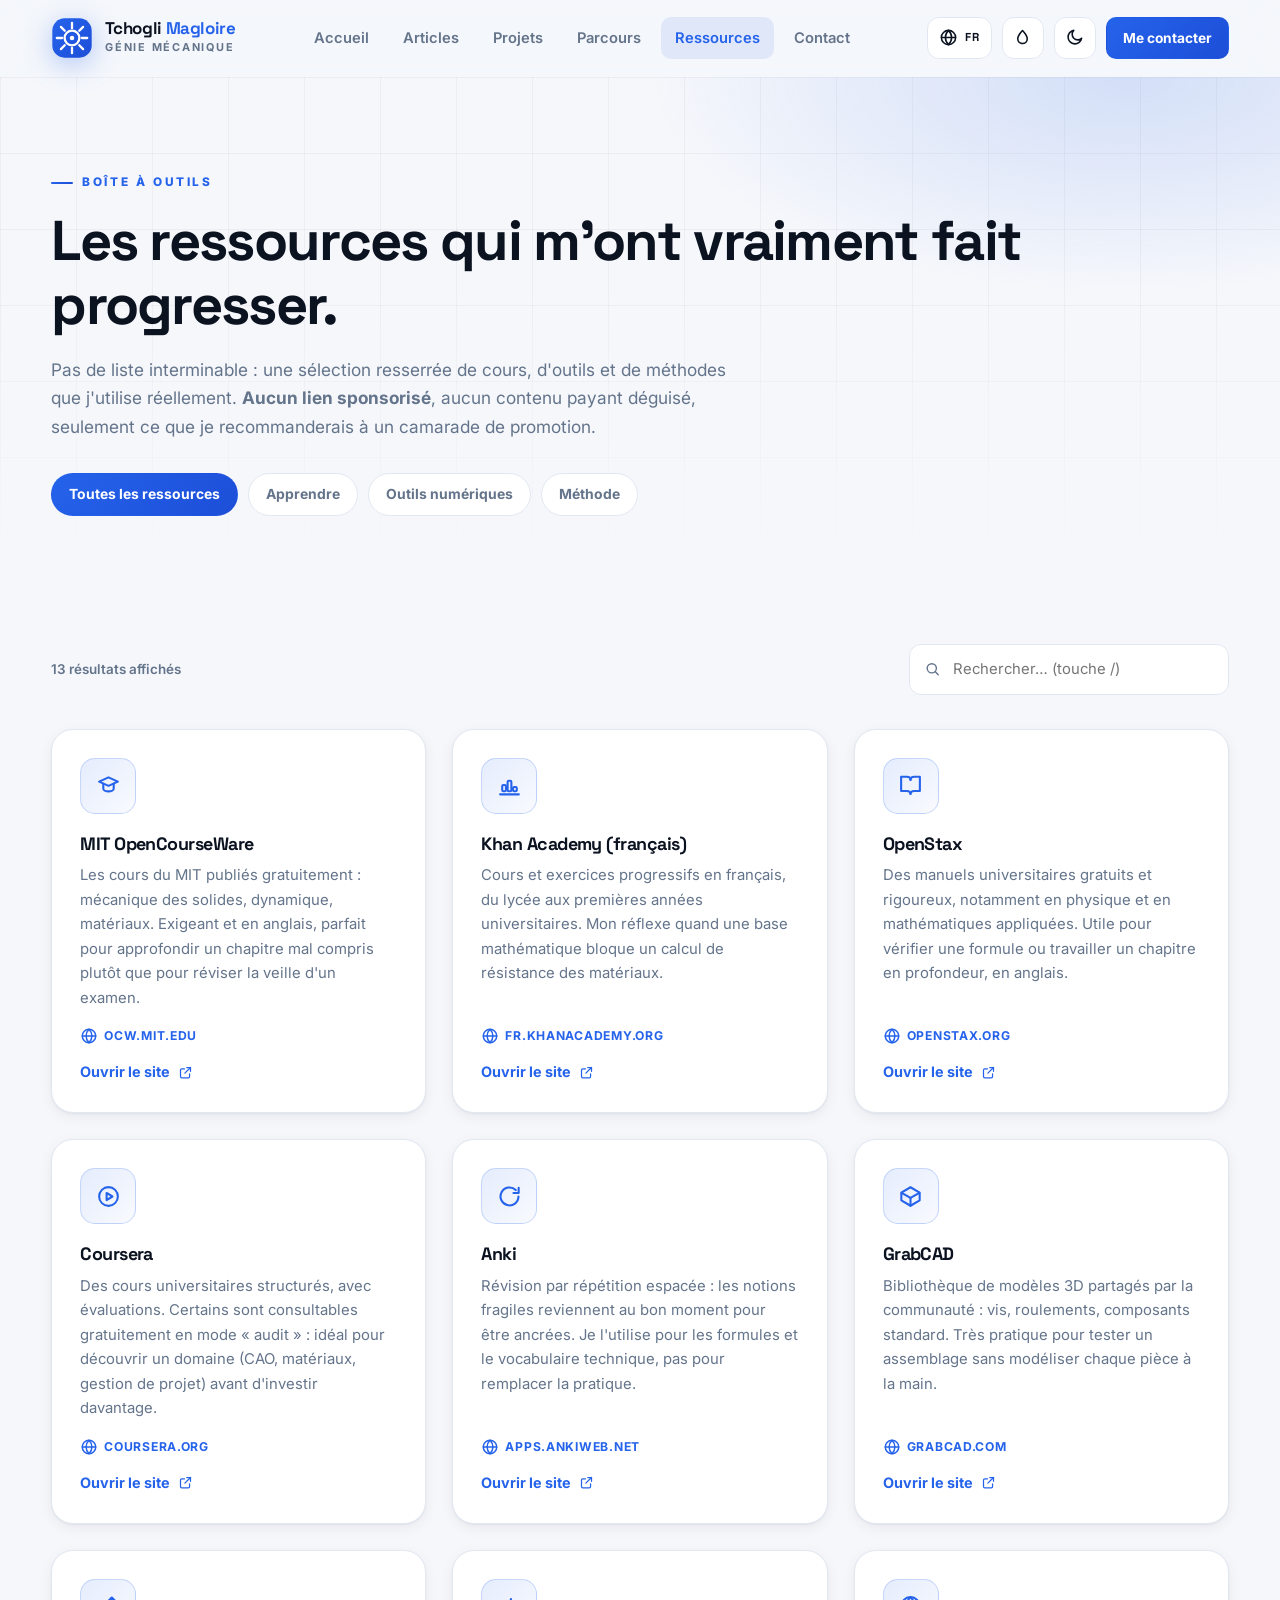
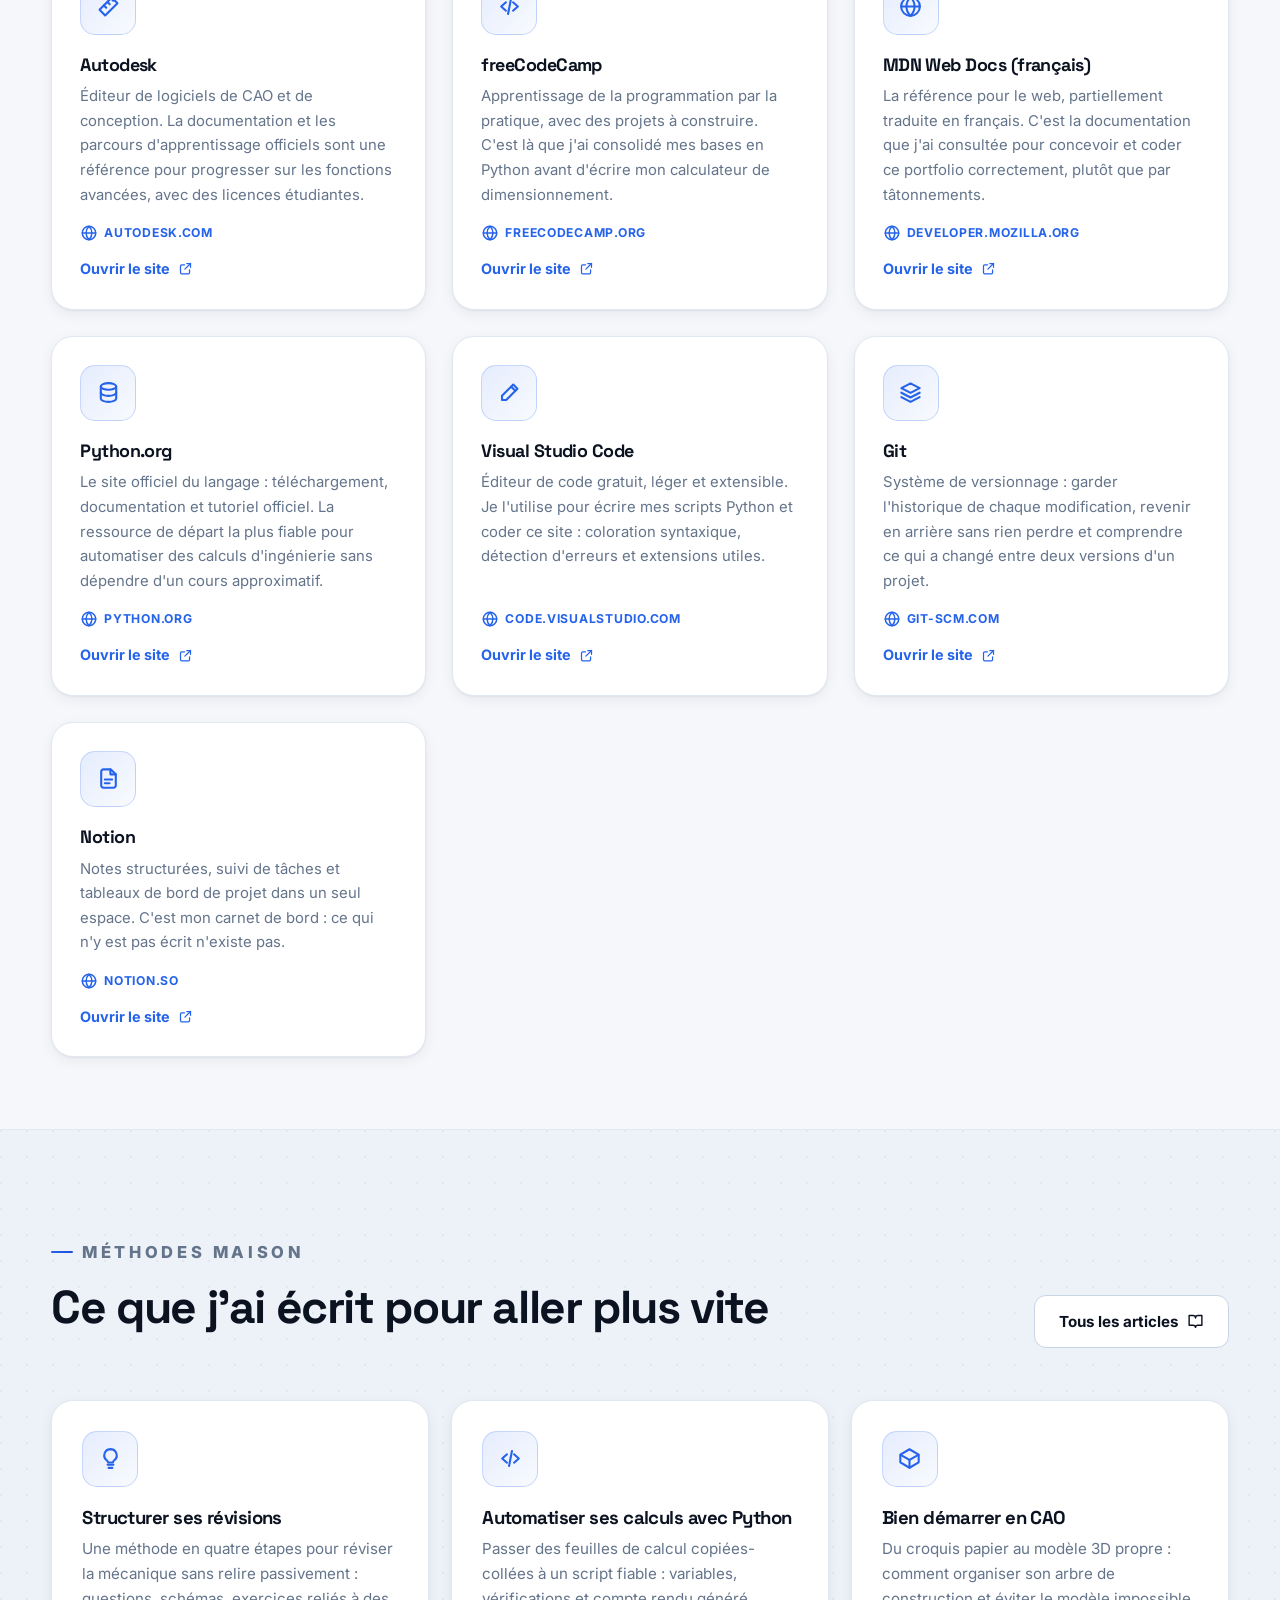
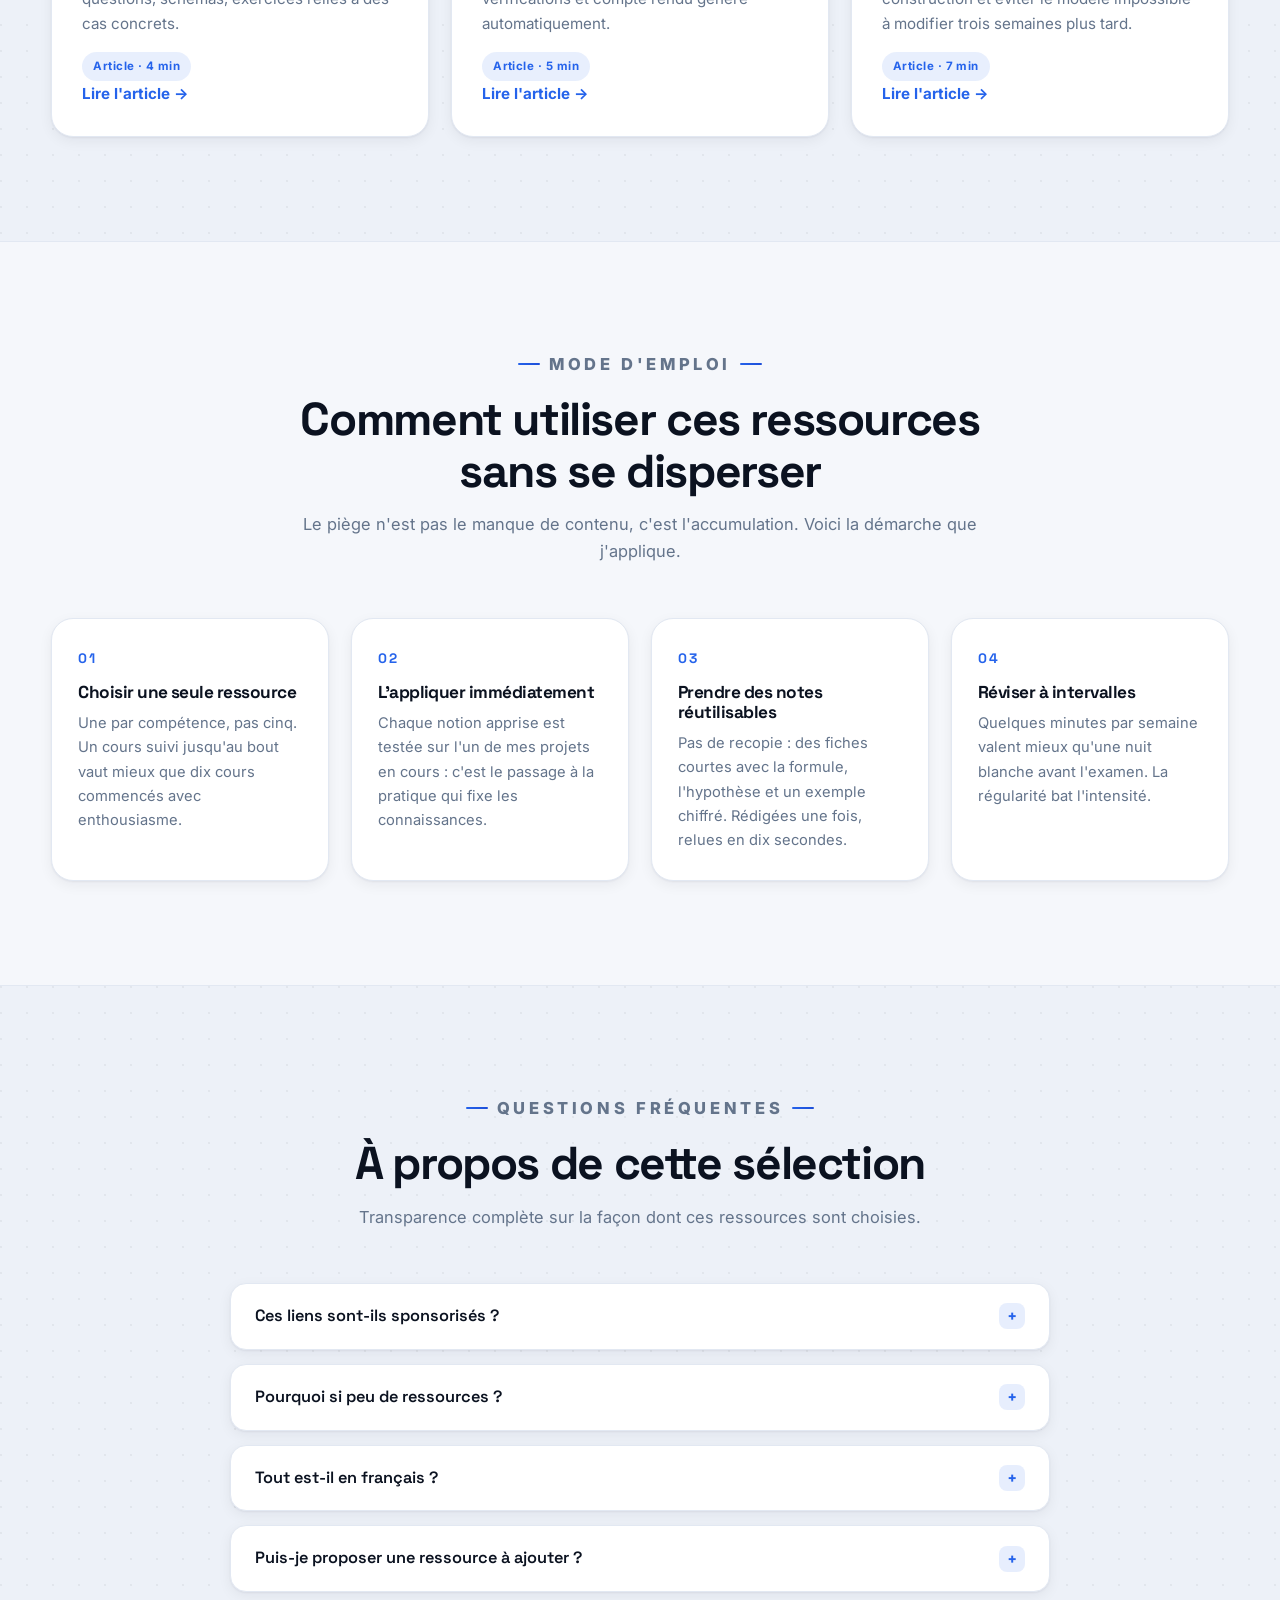
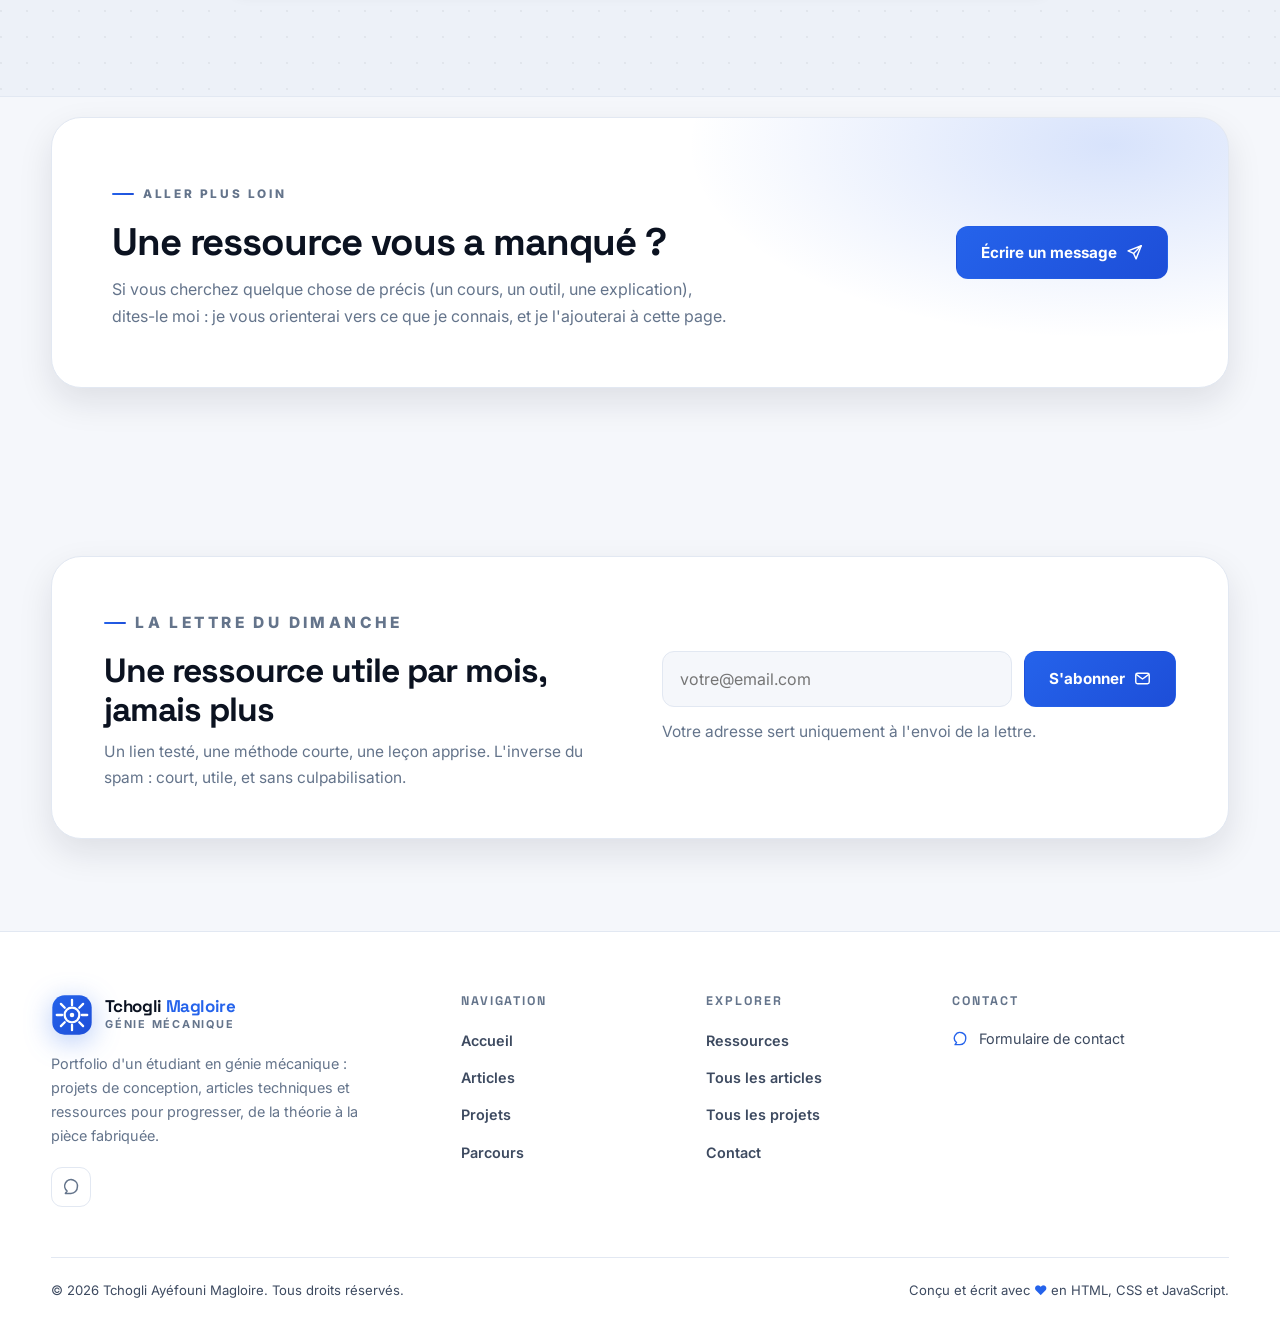
<file: ressources.html>
<!DOCTYPE html>
<html lang="fr">
<head>
    <meta charset="UTF-8">
    <meta name="viewport" content="width=device-width, initial-scale=1.0">

    <title>Ressources pour apprendre la mécanique | Tchogli Ayéfouni Magloire</title>

    <meta name="description"
          content="Treize ressources gratuites et de confiance pour apprendre la mécanique, la CAO et la programmation : cours, manuels, logiciels et méthodes d'organisation.">
    <meta name="author" content="Tchogli Ayéfouni Magloire">
    <meta name="keywords"
          content="ressources génie mécanique, cours gratuits ingénierie, apprendre la CAO, Python ingénieur, méthode de travail étudiant">
    <meta name="theme-color" content="#f5f7fb">

    <meta property="og:type" content="website">
    <meta property="og:locale" content="fr_FR">
    <meta property="og:site_name" content="Tchogli Ayéfouni Magloire">
    <meta property="og:title" content="Ressources pour apprendre la mécanique | Tchogli Ayéfouni Magloire">
    <meta property="og:description"
          content="Une sélection exigeante de cours, outils et méthodes testés pour progresser en génie mécanique, sans lien sponsorisé.">
    <meta property="og:image" content="assets/atelier.png">
    <meta name="twitter:card" content="summary_large_image">

    <link rel="icon" type="image/svg+xml" href="favicon.svg">

    <link rel="preconnect" href="https://fonts.googleapis.com">
    <link rel="preconnect" href="https://fonts.gstatic.com" crossorigin>
    <link rel="stylesheet"
          href="https://fonts.googleapis.com/css2?family=Inter:wght@400;500;600;700&family=Space+Grotesk:wght@500;600;700&display=swap">

    <link rel="stylesheet" href="style.css">

    <script>
        /* Applique le thème et l'accent mémorisés avant le premier rendu */
        (function () {
            var root = document.documentElement;
            var theme = "light";
            var accent = "azur";
            try {
                var stored = localStorage.getItem("theme");
                if (stored) {
                    theme = stored;
                } else if (window.matchMedia && window.matchMedia("(prefers-color-scheme: dark)").matches) {
                    theme = "dark";
                }
                accent = localStorage.getItem("accent") || "azur";
            } catch (error) {
                /* stockage indisponible : valeurs par défaut */
            }
            root.setAttribute("data-theme", theme);
            root.setAttribute("data-accent", accent);
        })();
    </script>

    <noscript>
        <style>
            .reveal { opacity: 1; transform: none; }
        </style>
    </noscript>
</head>

<body>

<a class="skip-link" href="#contenu">Aller au contenu principal</a>

<div class="scroll-progress" aria-hidden="true"></div>

<!-- Bibliothèque d'icônes (SVG sprite) -->

<svg style="position:absolute;width:0;height:0;overflow:hidden" aria-hidden="true"
     focusable="false" xmlns="http://www.w3.org/2000/svg">

    <symbol id="i-arrow-right" viewBox="0 0 24 24" fill="none" stroke="currentColor" stroke-width="2" stroke-linecap="round" stroke-linejoin="round"><path d="M5 12h14"/><path d="m13 6 6 6-6 6"/></symbol>
    <symbol id="i-arrow-left" viewBox="0 0 24 24" fill="none" stroke="currentColor" stroke-width="2" stroke-linecap="round" stroke-linejoin="round"><path d="M19 12H5"/><path d="m11 18-6-6 6-6"/></symbol>
    <symbol id="i-arrow-up" viewBox="0 0 24 24" fill="none" stroke="currentColor" stroke-width="2" stroke-linecap="round" stroke-linejoin="round"><path d="M12 19V5"/><path d="m6 11 6-6 6 6"/></symbol>
    <symbol id="i-check" viewBox="0 0 24 24" fill="none" stroke="currentColor" stroke-width="2" stroke-linecap="round" stroke-linejoin="round"><path d="M20 6 9 17l-5-5"/></symbol>
    <symbol id="i-check-circle" viewBox="0 0 24 24" fill="none" stroke="currentColor" stroke-width="2" stroke-linecap="round" stroke-linejoin="round"><circle cx="12" cy="12" r="9"/><path d="m8.5 12.5 2.5 2.5 4.5-5"/></symbol>
    <symbol id="i-close" viewBox="0 0 24 24" fill="none" stroke="currentColor" stroke-width="2" stroke-linecap="round" stroke-linejoin="round"><path d="M18 6 6 18"/><path d="m6 6 12 12"/></symbol>
    <symbol id="i-sun" viewBox="0 0 24 24" fill="none" stroke="currentColor" stroke-width="2" stroke-linecap="round" stroke-linejoin="round"><circle cx="12" cy="12" r="3.6"/><path d="M12 3v1.8M12 19.2V21M4.2 4.2l1.3 1.3M18.5 18.5l1.3 1.3M3 12h1.8M19.2 12H21M4.2 19.8l1.3-1.3M18.5 5.5l1.3-1.3"/></symbol>
    <symbol id="i-moon" viewBox="0 0 24 24" fill="none" stroke="currentColor" stroke-width="2" stroke-linecap="round" stroke-linejoin="round"><path d="M21 12.9A8.6 8.6 0 1 1 11.1 3a6.8 6.8 0 0 0 9.9 9.9Z"/></symbol>
    <symbol id="i-droplet" viewBox="0 0 24 24" fill="none" stroke="currentColor" stroke-width="2" stroke-linecap="round" stroke-linejoin="round"><path d="M12 3.2s6 6.4 6 10.4a6 6 0 0 1-12 0c0-4 6-10.4 6-10.4Z"/></symbol>
    <symbol id="i-copy" viewBox="0 0 24 24" fill="none" stroke="currentColor" stroke-width="2" stroke-linecap="round" stroke-linejoin="round"><rect x="9" y="9" width="12" height="12" rx="2.2"/><path d="M5 15H4.2A1.2 1.2 0 0 1 3 13.8V4.2A1.2 1.2 0 0 1 4.2 3h9.6A1.2 1.2 0 0 1 15 4.2V5"/></symbol>
    <symbol id="i-mail" viewBox="0 0 24 24" fill="none" stroke="currentColor" stroke-width="2" stroke-linecap="round" stroke-linejoin="round"><rect x="2.5" y="4.5" width="19" height="15" rx="2.5"/><path d="m3.5 6.5 8.5 6.2 8.5-6.2"/></symbol>
    <symbol id="i-send" viewBox="0 0 24 24" fill="none" stroke="currentColor" stroke-width="2" stroke-linecap="round" stroke-linejoin="round"><path d="M21.5 2.5 3 9.8l7.7 3.5 3.5 7.7Z"/><path d="M21.5 2.5 10.7 13.3"/></symbol>
    <symbol id="i-search" viewBox="0 0 24 24" fill="none" stroke="currentColor" stroke-width="2" stroke-linecap="round" stroke-linejoin="round"><circle cx="11" cy="11" r="6.5"/><path d="m20 20-4.3-4.3"/></symbol>
    <symbol id="i-clock" viewBox="0 0 24 24" fill="none" stroke="currentColor" stroke-width="2" stroke-linecap="round" stroke-linejoin="round"><circle cx="12" cy="12" r="9"/><path d="M12 6.8V12l3.4 2"/></symbol>
    <symbol id="i-calendar" viewBox="0 0 24 24" fill="none" stroke="currentColor" stroke-width="2" stroke-linecap="round" stroke-linejoin="round"><rect x="3" y="5" width="18" height="16" rx="2.5"/><path d="M8 3v4M16 3v4M3.5 11h17"/></symbol>
    <symbol id="i-tag" viewBox="0 0 24 24" fill="none" stroke="currentColor" stroke-width="2" stroke-linecap="round" stroke-linejoin="round"><path d="M20.6 13.3 13.3 20.6a2 2 0 0 1-2.8 0l-7.1-7.1A2 2 0 0 1 2.8 12V5.2a2 2 0 0 1 2-2h6.8a2 2 0 0 1 1.4.6l7.6 7.5a2 2 0 0 1 0 2Z"/><circle cx="7.6" cy="7.6" r="1.2"/></symbol>
    <symbol id="i-download" viewBox="0 0 24 24" fill="none" stroke="currentColor" stroke-width="2" stroke-linecap="round" stroke-linejoin="round"><path d="M12 3.5v11"/><path d="m7.5 10.5 4.5 4.5 4.5-4.5"/><path d="M4 20h16"/></symbol>
    <symbol id="i-external" viewBox="0 0 24 24" fill="none" stroke="currentColor" stroke-width="2" stroke-linecap="round" stroke-linejoin="round"><path d="M14 4h6v6"/><path d="M20 4 11 13"/><path d="M18.5 14v4.5a2 2 0 0 1-2 2H6a2 2 0 0 1-2-2V8a2 2 0 0 1 2-2h4.5"/></symbol>
    <symbol id="i-share" viewBox="0 0 24 24" fill="none" stroke="currentColor" stroke-width="2" stroke-linecap="round" stroke-linejoin="round"><circle cx="18" cy="5.2" r="2.6"/><circle cx="6" cy="12" r="2.6"/><circle cx="18" cy="18.8" r="2.6"/><path d="m8.4 10.7 7.2-4.2M8.4 13.3l7.2 4.2"/></symbol>
    <symbol id="i-link" viewBox="0 0 24 24" fill="none" stroke="currentColor" stroke-width="2" stroke-linecap="round" stroke-linejoin="round"><path d="M10.5 13.5a4.2 4.2 0 0 0 5.9 0l2.9-2.9a4.2 4.2 0 0 0-5.9-5.9l-1.3 1.3"/><path d="M13.5 10.5a4.2 4.2 0 0 0-5.9 0l-2.9 2.9a4.2 4.2 0 0 0 5.9 5.9l1.3-1.3"/></symbol>
    <symbol id="i-user" viewBox="0 0 24 24" fill="none" stroke="currentColor" stroke-width="2" stroke-linecap="round" stroke-linejoin="round"><circle cx="12" cy="8.4" r="3.8"/><path d="M4.8 20.4a7.2 7.2 0 0 1 14.4 0"/></symbol>
    <symbol id="i-map-pin" viewBox="0 0 24 24" fill="none" stroke="currentColor" stroke-width="2" stroke-linecap="round" stroke-linejoin="round"><path d="M12 21.2s7-6.3 7-11.2a7 7 0 1 0-14 0c0 4.9 7 11.2 7 11.2Z"/><circle cx="12" cy="10" r="2.6"/></symbol>
    <symbol id="i-message" viewBox="0 0 24 24" fill="none" stroke="currentColor" stroke-width="2" stroke-linecap="round" stroke-linejoin="round"><path d="M20.5 12a8.5 8.5 0 0 1-8.5 8.5H4.5l2.3-3.2A8.5 8.5 0 1 1 20.5 12Z"/></symbol>
    <symbol id="i-book" viewBox="0 0 24 24" fill="none" stroke="currentColor" stroke-width="2" stroke-linecap="round" stroke-linejoin="round"><path d="M12 6.6C12 5 10.7 3.6 8.4 3.6H3v13.6h5.4C10.7 17.2 12 18.6 12 20.2"/><path d="M12 6.6c0-1.6 1.3-3 3.6-3H21v13.6h-5.4c-2.3 0-3.6 1.4-3.6 3"/></symbol>
    <symbol id="i-file" viewBox="0 0 24 24" fill="none" stroke="currentColor" stroke-width="2" stroke-linecap="round" stroke-linejoin="round"><path d="M14 3.2H7.2A2.2 2.2 0 0 0 5 5.4v13.2a2.2 2.2 0 0 0 2.2 2.2h9.6a2.2 2.2 0 0 0 2.2-2.2V8Z"/><path d="M13.8 3.4V8h5.1"/><path d="M8.5 13h7M8.5 16.5h4.5"/></symbol>
    <symbol id="i-graduate" viewBox="0 0 24 24" fill="none" stroke="currentColor" stroke-width="2" stroke-linecap="round" stroke-linejoin="round"><path d="m12 4.2-9 4.1 9 4.1 9-4.1Z"/><path d="M7 10.4V15c0 1.4 2.2 2.6 5 2.6s5-1.2 5-2.6v-4.6"/></symbol>
    <symbol id="i-briefcase" viewBox="0 0 24 24" fill="none" stroke="currentColor" stroke-width="2" stroke-linecap="round" stroke-linejoin="round"><rect x="3" y="7.2" width="18" height="13" rx="2.4"/><path d="M9 7.2V5.4a2 2 0 0 1 2-2h2a2 2 0 0 1 2 2v1.8"/><path d="M3.5 12.6h17"/></symbol>
    <symbol id="i-lightbulb" viewBox="0 0 24 24" fill="none" stroke="currentColor" stroke-width="2" stroke-linecap="round" stroke-linejoin="round"><path d="M9.2 18h5.6"/><path d="M10.2 21h3.6"/><path d="M12 3a6 6 0 0 0-3.4 10.9c.6.5 1 1.2 1 2h4.8c0-.8.4-1.5 1-2A6 6 0 0 0 12 3Z"/></symbol>
    <symbol id="i-target" viewBox="0 0 24 24" fill="none" stroke="currentColor" stroke-width="2" stroke-linecap="round" stroke-linejoin="round"><circle cx="12" cy="12" r="8.6"/><circle cx="12" cy="12" r="4.8"/><circle cx="12" cy="12" r="1.3"/></symbol>
    <symbol id="i-trend" viewBox="0 0 24 24" fill="none" stroke="currentColor" stroke-width="2" stroke-linecap="round" stroke-linejoin="round"><path d="m3.5 17 5.8-5.8 3.8 3.8L20 8.2"/><path d="M15 8.2h5v5"/></symbol>
    <symbol id="i-chart" viewBox="0 0 24 24" fill="none" stroke="currentColor" stroke-width="2" stroke-linecap="round" stroke-linejoin="round"><path d="M3 20.5h18"/><rect x="5" y="11.5" width="3.6" height="6" rx="1.2"/><rect x="10.2" y="7.5" width="3.6" height="10" rx="1.2"/><rect x="15.4" y="13.5" width="3.6" height="4" rx="1.2"/></symbol>
    <symbol id="i-cube" viewBox="0 0 24 24" fill="none" stroke="currentColor" stroke-width="2" stroke-linecap="round" stroke-linejoin="round"><path d="M20.8 8.3v7.4L12 20.9 3.2 15.7V8.3L12 3.1Z"/><path d="M3.5 8.5 12 13.4l8.5-4.9"/><path d="M12 13.4v7.5"/></symbol>
    <symbol id="i-layers" viewBox="0 0 24 24" fill="none" stroke="currentColor" stroke-width="2" stroke-linecap="round" stroke-linejoin="round"><path d="m12 3.2 8.8 4.6L12 12.4 3.2 7.8Z"/><path d="m3.2 12.2 8.8 4.6 8.8-4.6"/><path d="m3.2 16.4 8.8 4.6 8.8-4.6"/></symbol>
    <symbol id="i-ruler" viewBox="0 0 24 24" fill="none" stroke="currentColor" stroke-width="2" stroke-linecap="round" stroke-linejoin="round"><path d="M3.4 15.2 15.2 3.4l5.4 5.4L8.8 20.6Z"/><path d="m7.6 11 2.2 2.2M11 7.6l2.2 2.2M14.4 4.2l2.2 2.2"/></symbol>
    <symbol id="i-code" viewBox="0 0 24 24" fill="none" stroke="currentColor" stroke-width="2" stroke-linecap="round" stroke-linejoin="round"><path d="M8.6 8l-4.6 4 4.6 4"/><path d="m15.4 8 4.6 4-4.6 4"/><path d="M13.4 4.8 10.6 19.2"/></symbol>
    <symbol id="i-flask" viewBox="0 0 24 24" fill="none" stroke="currentColor" stroke-width="2" stroke-linecap="round" stroke-linejoin="round"><path d="M9.5 3h5"/><path d="M10.5 3v5.6L5.7 17a2.4 2.4 0 0 0 2.1 3.6h8.4a2.4 2.4 0 0 0 2.1-3.6L13.5 8.6V3"/><path d="M7.6 14.4h8.8"/></symbol>
    <symbol id="i-cpu" viewBox="0 0 24 24" fill="none" stroke="currentColor" stroke-width="2" stroke-linecap="round" stroke-linejoin="round"><rect x="7.2" y="7.2" width="9.6" height="9.6" rx="2.2"/><path d="M10.5 2.6v4.4M13.5 2.6v4.4M10.5 17v4.4M13.5 17v4.4M2.6 10.5H7M2.6 13.5H7M17 10.5h4.4M17 13.5h4.4"/></symbol>
    <symbol id="i-wind" viewBox="0 0 24 24" fill="none" stroke="currentColor" stroke-width="2" stroke-linecap="round" stroke-linejoin="round"><path d="M3 8.2h9.4a2.9 2.9 0 1 0-2.9-2.9"/><path d="M3 15.8h13.4a2.9 2.9 0 1 1-2.9 2.9"/><path d="M3 12h16.4a2.9 2.9 0 1 0-2.9-2.9"/></symbol>
    <symbol id="i-shield" viewBox="0 0 24 24" fill="none" stroke="currentColor" stroke-width="2" stroke-linecap="round" stroke-linejoin="round"><path d="M12 3 5.2 5.8v6.1c0 4.3 2.9 7.9 6.8 9.4 3.9-1.5 6.8-5.1 6.8-9.4V5.8Z"/><path d="m9.4 11.9 2 2 3.2-3.4"/></symbol>
    <symbol id="i-sparkles" viewBox="0 0 24 24" fill="none" stroke="currentColor" stroke-width="2" stroke-linecap="round" stroke-linejoin="round"><path d="m11.5 3.8 1.6 4.4 4.4 1.6-4.4 1.6-1.6 4.4-1.6-4.4-4.4-1.6 4.4-1.6Z"/><path d="m18 15.4.8 2.2 2.2.8-2.2.8-.8 2.2-.8-2.2-2.2-.8 2.2-.8Z"/></symbol>
    <symbol id="i-refresh" viewBox="0 0 24 24" fill="none" stroke="currentColor" stroke-width="2" stroke-linecap="round" stroke-linejoin="round"><path d="M20.6 12a8.6 8.6 0 1 1-2.6-6.2"/><path d="M20.8 3.6v5h-5"/></symbol>
    <symbol id="i-play" viewBox="0 0 24 24" fill="none" stroke="currentColor" stroke-width="2" stroke-linecap="round" stroke-linejoin="round"><circle cx="12" cy="12" r="9"/><path d="m10.2 8.6 5.6 3.4-5.6 3.4Z"/></symbol>
    <symbol id="i-globe" viewBox="0 0 24 24" fill="none" stroke="currentColor" stroke-width="2" stroke-linecap="round" stroke-linejoin="round"><circle cx="12" cy="12" r="9"/><path d="M3.2 12h17.6"/><path d="M12 3c2.6 2.6 3.9 5.7 3.9 9s-1.3 6.4-3.9 9c-2.6-2.6-3.9-5.7-3.9-9S9.4 5.6 12 3Z"/></symbol>
    <symbol id="i-database" viewBox="0 0 24 24" fill="none" stroke="currentColor" stroke-width="2" stroke-linecap="round" stroke-linejoin="round"><ellipse cx="12" cy="6.2" rx="7.4" ry="3.2"/><path d="M4.6 6.2v11.6c0 1.8 3.3 3.2 7.4 3.2s7.4-1.4 7.4-3.2V6.2"/><path d="M4.6 12c0 1.8 3.3 3.2 7.4 3.2s7.4-1.4 7.4-3.2"/></symbol>
    <symbol id="i-zap" viewBox="0 0 24 24" fill="none" stroke="currentColor" stroke-width="2" stroke-linecap="round" stroke-linejoin="round"><path d="M13.4 2.4 4.8 13.6h6l-1.2 8 8.6-11.2h-6Z"/></symbol>
    <symbol id="i-pen" viewBox="0 0 24 24" fill="none" stroke="currentColor" stroke-width="2" stroke-linecap="round" stroke-linejoin="round"><path d="M15.6 4.4l4 4L8.8 19.2H4.8v-4Z"/><path d="m13.6 6.4 4 4"/></symbol>
    <symbol id="i-nut" viewBox="0 0 24 24" fill="none" stroke="currentColor" stroke-width="2" stroke-linecap="round" stroke-linejoin="round"><path d="M12 3.2 20 7.8v8.4l-8 4.6-8-4.6V7.8Z"/><circle cx="12" cy="12" r="3.1"/></symbol>
    <symbol id="i-cog" viewBox="0 0 24 24" fill="none" stroke="currentColor" stroke-width="2" stroke-linecap="round" stroke-linejoin="round"><circle cx="12" cy="12" r="4.6"/><circle cx="12" cy="12" r="1.4"/><path d="M12 2.2v3.4M12 18.4v3.4M3.4 5.6 6 8.2M18 15.8l2.6 2.6M2.2 12h3.4M18.4 12h3.4M3.4 18.4 6 15.8M18 8.2l2.6-2.6"/></symbol>
    <symbol id="i-eye" viewBox="0 0 24 24" fill="none" stroke="currentColor" stroke-width="2" stroke-linecap="round" stroke-linejoin="round"><path d="M2.5 12S6.2 6.4 12 6.4 21.5 12 21.5 12 17.8 17.6 12 17.6 2.5 12 2.5 12Z"/><circle cx="12" cy="12" r="2.8"/></symbol>
    <symbol id="i-award" viewBox="0 0 24 24" fill="none" stroke="currentColor" stroke-width="2" stroke-linecap="round" stroke-linejoin="round"><circle cx="12" cy="9.4" r="5.4"/><path d="m8.6 13.8-1.4 7 4.8-2.8 4.8 2.8-1.4-7"/></symbol>
    <symbol id="i-heart" viewBox="0 0 24 24" fill="none" stroke="currentColor" stroke-width="2" stroke-linecap="round" stroke-linejoin="round"><path d="M12 20.4S3.6 15.4 3.6 9.8a4.7 4.7 0 0 1 8.4-3 4.7 4.7 0 0 1 8.4 3c0 5.6-8.4 10.6-8.4 10.6Z"/></symbol>
    <symbol id="i-menu" viewBox="0 0 24 24" fill="none" stroke="currentColor" stroke-width="2" stroke-linecap="round" stroke-linejoin="round"><path d="M4 7h16M4 12h16M4 17h16"/></symbol>
</svg>


<!-- =========================================================
     EN-TÊTE
     ========================================================= -->

<header class="site-header">
    <div class="container nav-bar">

        <a class="brand" href="index.html" aria-label="Accueil, Tchogli Ayéfouni Magloire">
            <svg class="brand-mark" viewBox="0 0 48 48" aria-hidden="true">
                <defs>
                    <linearGradient id="brandGrad" x1="0" y1="0" x2="1" y2="1">
                        <stop offset="0" style="stop-color:var(--primary)"></stop>
                        <stop offset="1" style="stop-color:var(--primary-strong)"></stop>
                    </linearGradient>
                </defs>
                <rect x="1.5" y="1.5" width="45" height="45" rx="14" fill="url(#brandGrad)"></rect>
                <g fill="none" stroke="#ffffff" stroke-width="2.6" stroke-linecap="round">
                    <circle cx="24" cy="24" r="8.4"></circle>
                    <circle cx="24" cy="24" r="2.6" fill="#ffffff" stroke="none"></circle>
                    <path d="M24 6.6v6.2M24 35.2v6.2M6.6 24h6.2M35.2 24h6.2M11.3 11.3l4.4 4.4M32.3 32.3l4.4 4.4M11.3 36.7l4.4-4.4M32.3 15.7l4.4-4.4"></path>
                </g>
            </svg>
            <span>
                <span class="brand-name">Tchogli <span>Magloire</span></span>
                <span class="brand-role">Génie mécanique</span>
            </span>
        </a>

        <nav class="main-nav" aria-label="Navigation principale">
            <a class="nav-link" href="index.html">Accueil</a>
            <a class="nav-link" href="articles.html">Articles</a>
            <a class="nav-link" href="projets.html">Projets</a>
            <a class="nav-link" href="parcours.html">Parcours</a>
            <a class="nav-link active" href="ressources.html" aria-current="page">Ressources</a>
            <a class="nav-link" href="contact.html">Contact</a>
        </nav>

        <div class="nav-actions">

            <div class="lang-wrap" id="langWrap">
                <button class="icon-btn lang-btn" id="langBtn" type="button"
                        aria-expanded="false" aria-haspopup="dialog"
                        aria-label="Changer la langue du site" title="Langue du site">
                    <svg class="i" aria-hidden="true"><use href="#i-globe"></use></svg>
                    <span class="lang-code" id="langCode" translate="no">FR</span>
                </button>

                <div class="lang-pop" id="langPop" role="dialog" aria-label="Langue du site">
                    <span class="accent-pop-title">Langue du site</span>
                    <input class="lang-search" id="langSearch" type="search"
                           placeholder="Rechercher une langue" autocomplete="off"
                           aria-label="Rechercher une langue">
                    <div class="lang-list" id="langList" translate="no"></div>
                    <p class="accent-pop-note">
                        Traduction automatique par Google. Le choix reste mémorisé sur cet appareil.
                    </p>
                </div>
            </div>
            <div class="accent-wrap" id="accentWrap">
                <button class="icon-btn" id="accentBtn" type="button"
                        aria-expanded="false" aria-haspopup="true"
                        aria-label="Changer la couleur d'accent" title="Couleur d'accent">
                    <svg class="i" aria-hidden="true"><use href="#i-droplet"></use></svg>
                </button>

                <div class="accent-pop" id="accentPop" role="dialog" aria-label="Couleur d'accent">
                    <span class="accent-pop-title">Couleur d'accent</span>
                    <div class="accent-list">
                        <button class="accent-swatch" type="button" data-accent="azur"
                                aria-label="Accent azur" title="Azur"></button>
                        <button class="accent-swatch" type="button" data-accent="ambre"
                                aria-label="Accent ambre" title="Ambre"></button>
                        <button class="accent-swatch" type="button" data-accent="emeraude"
                                aria-label="Accent émeraude" title="Émeraude"></button>
                        <button class="accent-swatch" type="button" data-accent="violet"
                                aria-label="Accent violet" title="Violet"></button>
                    </div>
                    <p class="accent-pop-note">
                        L'accent colore tout le site et reste mémorisé sur cet appareil.
                    </p>
                </div>
            </div>

            <button class="icon-btn" type="button" data-theme-toggle
                    aria-pressed="false" aria-label="Basculer entre thème clair et sombre"
                    title="Passer en thème sombre">
                <svg class="i ic-moon" aria-hidden="true"><use href="#i-moon"></use></svg>
                <svg class="i ic-sun" aria-hidden="true"><use href="#i-sun"></use></svg>
            </button>

            <a class="btn sm nav-cta" href="contact.html">Me contacter</a>

            <button class="burger" id="menuBtn" type="button"
                    aria-label="Ouvrir le menu" aria-expanded="false" aria-controls="mobilePanel">
                <span></span>
            </button>

        </div>

    </div>
</header>


<!-- MENU MOBILE -->

<div class="mobile-panel" id="mobilePanel" aria-hidden="true">
    <div class="mobile-overlay"></div>

    <aside class="mobile-drawer" role="dialog" aria-label="Menu de navigation">

        <div class="mobile-head">
            <span class="brand">
                <svg class="brand-mark" viewBox="0 0 48 48" aria-hidden="true">
                    <defs>
                        <linearGradient id="brandGradMenu" x1="0" y1="0" x2="1" y2="1">
                            <stop offset="0" style="stop-color:var(--primary)"></stop>
                            <stop offset="1" style="stop-color:var(--primary-strong)"></stop>
                        </linearGradient>
                    </defs>
                    <rect x="1.5" y="1.5" width="45" height="45" rx="14" fill="url(#brandGradMenu)"></rect>
                    <g fill="none" stroke="#ffffff" stroke-width="2.6" stroke-linecap="round">
                        <circle cx="24" cy="24" r="8.4"></circle>
                        <circle cx="24" cy="24" r="2.6" fill="#ffffff" stroke="none"></circle>
                    </g>
                </svg>
                <span>
                    <span class="brand-name">Tchogli <span>Magloire</span></span>
                    <span class="brand-role">Génie mécanique</span>
                </span>
            </span>

            <button class="icon-btn" id="mobileClose" type="button" aria-label="Fermer le menu">
                <svg class="i" aria-hidden="true"><use href="#i-close"></use></svg>
            </button>
        </div>

        <nav class="m-nav" aria-label="Navigation mobile">
            <a href="index.html">Accueil <svg class="i" aria-hidden="true"><use href="#i-arrow-right"></use></svg></a>
            <a href="articles.html">Articles <svg class="i" aria-hidden="true"><use href="#i-arrow-right"></use></svg></a>
            <a href="projets.html">Projets <svg class="i" aria-hidden="true"><use href="#i-arrow-right"></use></svg></a>
            <a href="parcours.html">Parcours <svg class="i" aria-hidden="true"><use href="#i-arrow-right"></use></svg></a>
            <a class="active" href="ressources.html">Ressources <svg class="i" aria-hidden="true"><use href="#i-arrow-right"></use></svg></a>
            <a href="contact.html">Contact <svg class="i" aria-hidden="true"><use href="#i-arrow-right"></use></svg></a>
        </nav>

        <p class="mobile-label">Apparence</p>

        <div class="m-options">
            <div class="m-option-row">
                <span>Thème sombre</span>
                <button class="icon-btn" type="button" data-theme-toggle
                        aria-pressed="false" aria-label="Basculer entre thème clair et sombre"
                        title="Passer en thème sombre">
                    <svg class="i ic-moon" aria-hidden="true"><use href="#i-moon"></use></svg>
                    <svg class="i ic-sun" aria-hidden="true"><use href="#i-sun"></use></svg>
                </button>
            </div>

            <div class="m-option-row">
                <span>Couleur</span>
                <div class="accent-list">
                    <button class="accent-swatch" type="button" data-accent="azur"
                            aria-label="Accent azur" title="Azur"></button>
                    <button class="accent-swatch" type="button" data-accent="ambre"
                            aria-label="Accent ambre" title="Ambre"></button>
                    <button class="accent-swatch" type="button" data-accent="emeraude"
                            aria-label="Accent émeraude" title="Émeraude"></button>
                    <button class="accent-swatch" type="button" data-accent="violet"
                            aria-label="Accent violet" title="Violet"></button>
                </div>
            </div>
        </div>

        <p class="mobile-label">Langue</p>

        <select class="lang-select m-lang-select notranslate" data-lang-select
                aria-label="Langue du site" translate="no"></select>
        <a class="btn block m-cta" href="contact.html">
            Écrire un message
            <svg class="i" aria-hidden="true"><use href="#i-send"></use></svg>
        </a>

    </aside>
</div>


<main id="contenu">

    <!-- =========================================================
         EN-TÊTE DE PAGE
         ========================================================= -->

    <section class="page-hero">
        <div class="container page-hero-inner">

            <p class="eyebrow">Boîte à outils</p>

            <h1>Les ressources qui m'ont vraiment fait progresser.</h1>

            <p class="lead">
                Pas de liste interminable : une sélection resserrée de cours, d'outils
                et de méthodes que j'utilise réellement. <strong>Aucun lien sponsorisé</strong>,
                aucun contenu payant déguisé, seulement ce que je recommanderais
                à un camarade de promotion.
            </p>

            <div class="chip-bar" role="group" aria-label="Filtrer les ressources par usage">
                <button class="chip active" type="button" data-filter="all">Toutes les ressources</button>
                <button class="chip" type="button" data-filter="apprendre">Apprendre</button>
                <button class="chip" type="button" data-filter="outils">Outils numériques</button>
                <button class="chip" type="button" data-filter="methode">Méthode</button>
            </div>

        </div>
    </section>


    <!-- =========================================================
         SÉLECTION DE RESSOURCES
         ========================================================= -->

    <section class="section tight">
        <div class="container">

            <div class="toolbar">
                <p class="results-count" id="resultsCount" aria-live="polite">13 ressources affichées</p>

                <div class="search-box">
                    <svg class="i" aria-hidden="true"><use href="#i-search"></use></svg>
                    <label class="sr-only" for="search">Rechercher une ressource</label>
                    <input id="search" type="search"
                           placeholder="Rechercher… (touche /)"
                           autocomplete="off">
                </div>
            </div>

            <div class="articles-grid" id="filterGrid">

                <article class="resource-card reveal"
                         data-category="apprendre"
                         data-title="MIT OpenCourseWare : cours d'ingénierie en accès libre">
                    <div class="icon-tile"><svg class="i" aria-hidden="true"><use href="#i-graduate"></use></svg></div>
                    <h3>MIT OpenCourseWare</h3>
                    <p>
                        Les cours du MIT publiés gratuitement : mécanique des solides,
                        dynamique, matériaux. Exigeant et en anglais, parfait pour
                        approfondir un chapitre mal compris plutôt que pour réviser
                        la veille d'un examen.
                    </p>
                    <span class="res-host">
                        <svg class="i" aria-hidden="true"><use href="#i-globe"></use></svg>
                        ocw.mit.edu
                    </span>
                    <a class="res-link" href="https://ocw.mit.edu" target="_blank" rel="noopener noreferrer">
                        Ouvrir le site
                        <svg class="i" aria-hidden="true"><use href="#i-external"></use></svg>
                    </a>
                </article>

                <article class="resource-card reveal" style="--d:0.06s"
                         data-category="apprendre"
                         data-title="Khan Academy : mathématiques et physique en français">
                    <div class="icon-tile"><svg class="i" aria-hidden="true"><use href="#i-chart"></use></svg></div>
                    <h3>Khan Academy (français)</h3>
                    <p>
                        Cours et exercices progressifs en français, du lycée aux
                        premières années universitaires. Mon réflexe quand une base
                        mathématique bloque un calcul de résistance des matériaux.
                    </p>
                    <span class="res-host">
                        <svg class="i" aria-hidden="true"><use href="#i-globe"></use></svg>
                        fr.khanacademy.org
                    </span>
                    <a class="res-link" href="https://fr.khanacademy.org" target="_blank" rel="noopener noreferrer">
                        Ouvrir le site
                        <svg class="i" aria-hidden="true"><use href="#i-external"></use></svg>
                    </a>
                </article>

                <article class="resource-card reveal" style="--d:0.12s"
                         data-category="apprendre"
                         data-title="OpenStax : manuels universitaires gratuits">
                    <div class="icon-tile"><svg class="i" aria-hidden="true"><use href="#i-book"></use></svg></div>
                    <h3>OpenStax</h3>
                    <p>
                        Des manuels universitaires gratuits et rigoureux, notamment en
                        physique et en mathématiques appliquées. Utile pour vérifier
                        une formule ou travailler un chapitre en profondeur, en anglais.
                    </p>
                    <span class="res-host">
                        <svg class="i" aria-hidden="true"><use href="#i-globe"></use></svg>
                        openstax.org
                    </span>
                    <a class="res-link" href="https://openstax.org" target="_blank" rel="noopener noreferrer">
                        Ouvrir le site
                        <svg class="i" aria-hidden="true"><use href="#i-external"></use></svg>
                    </a>
                </article>

                <article class="resource-card reveal" style="--d:0.18s"
                         data-category="apprendre"
                         data-title="Coursera : cours d'ingénierie et de CAO">
                    <div class="icon-tile"><svg class="i" aria-hidden="true"><use href="#i-play"></use></svg></div>
                    <h3>Coursera</h3>
                    <p>
                        Des cours universitaires structurés, avec évaluations. Certains
                        sont consultables gratuitement en mode « audit » : idéal pour
                        découvrir un domaine (CAO, matériaux, gestion de projet) avant
                        d'investir davantage.
                    </p>
                    <span class="res-host">
                        <svg class="i" aria-hidden="true"><use href="#i-globe"></use></svg>
                        coursera.org
                    </span>
                    <a class="res-link" href="https://www.coursera.org" target="_blank" rel="noopener noreferrer">
                        Ouvrir le site
                        <svg class="i" aria-hidden="true"><use href="#i-external"></use></svg>
                    </a>
                </article>

                <article class="resource-card reveal" style="--d:0.24s"
                         data-category="apprendre methode"
                         data-title="Anki : réviser par répétition espacée">
                    <div class="icon-tile"><svg class="i" aria-hidden="true"><use href="#i-refresh"></use></svg></div>
                    <h3>Anki</h3>
                    <p>
                        Révision par répétition espacée : les notions fragiles reviennent
                        au bon moment pour être ancrées. Je l'utilise pour les formules
                        et le vocabulaire technique, pas pour remplacer la pratique.
                    </p>
                    <span class="res-host">
                        <svg class="i" aria-hidden="true"><use href="#i-globe"></use></svg>
                        apps.ankiweb.net
                    </span>
                    <a class="res-link" href="https://apps.ankiweb.net" target="_blank" rel="noopener noreferrer">
                        Ouvrir le site
                        <svg class="i" aria-hidden="true"><use href="#i-external"></use></svg>
                    </a>
                </article>

                <article class="resource-card reveal" style="--d:0.3s"
                         data-category="outils"
                         data-title="GrabCAD : bibliothèque de modèles 3D">
                    <div class="icon-tile"><svg class="i" aria-hidden="true"><use href="#i-cube"></use></svg></div>
                    <h3>GrabCAD</h3>
                    <p>
                        Bibliothèque de modèles 3D partagés par la communauté : vis,
                        roulements, composants standard. Très pratique pour tester un
                        assemblage sans modéliser chaque pièce à la main.
                    </p>
                    <span class="res-host">
                        <svg class="i" aria-hidden="true"><use href="#i-globe"></use></svg>
                        grabcad.com
                    </span>
                    <a class="res-link" href="https://grabcad.com" target="_blank" rel="noopener noreferrer">
                        Ouvrir le site
                        <svg class="i" aria-hidden="true"><use href="#i-external"></use></svg>
                    </a>
                </article>

                <article class="resource-card reveal" style="--d:0.36s"
                         data-category="outils"
                         data-title="Autodesk : logiciels de CAO et ressources d'apprentissage">
                    <div class="icon-tile"><svg class="i" aria-hidden="true"><use href="#i-ruler"></use></svg></div>
                    <h3>Autodesk</h3>
                    <p>
                        Éditeur de logiciels de CAO et de conception. La documentation et
                        les parcours d'apprentissage officiels sont une référence pour
                        progresser sur les fonctions avancées, avec des licences
                        étudiantes.
                    </p>
                    <span class="res-host">
                        <svg class="i" aria-hidden="true"><use href="#i-globe"></use></svg>
                        autodesk.com
                    </span>
                    <a class="res-link" href="https://www.autodesk.com" target="_blank" rel="noopener noreferrer">
                        Ouvrir le site
                        <svg class="i" aria-hidden="true"><use href="#i-external"></use></svg>
                    </a>
                </article>

                <article class="resource-card reveal" style="--d:0.42s"
                         data-category="outils"
                         data-title="freeCodeCamp : apprendre à programmer en pratiquant">
                    <div class="icon-tile"><svg class="i" aria-hidden="true"><use href="#i-code"></use></svg></div>
                    <h3>freeCodeCamp</h3>
                    <p>
                        Apprentissage de la programmation par la pratique, avec des
                        projets à construire. C'est là que j'ai consolidé mes bases en
                        Python avant d'écrire mon calculateur de dimensionnement.
                    </p>
                    <span class="res-host">
                        <svg class="i" aria-hidden="true"><use href="#i-globe"></use></svg>
                        freecodecamp.org
                    </span>
                    <a class="res-link" href="https://www.freecodecamp.org" target="_blank" rel="noopener noreferrer">
                        Ouvrir le site
                        <svg class="i" aria-hidden="true"><use href="#i-external"></use></svg>
                    </a>
                </article>

                <article class="resource-card reveal" style="--d:0.48s"
                         data-category="outils"
                         data-title="MDN Web Docs : référence HTML, CSS et JavaScript en français">
                    <div class="icon-tile"><svg class="i" aria-hidden="true"><use href="#i-globe"></use></svg></div>
                    <h3>MDN Web Docs (français)</h3>
                    <p>
                        La référence pour le web, partiellement traduite en français.
                        C'est la documentation que j'ai consultée pour concevoir et
                        coder ce portfolio correctement, plutôt que par tâtonnements.
                    </p>
                    <span class="res-host">
                        <svg class="i" aria-hidden="true"><use href="#i-globe"></use></svg>
                        developer.mozilla.org
                    </span>
                    <a class="res-link" href="https://developer.mozilla.org/fr/" target="_blank" rel="noopener noreferrer">
                        Ouvrir le site
                        <svg class="i" aria-hidden="true"><use href="#i-external"></use></svg>
                    </a>
                </article>

                <article class="resource-card reveal" style="--d:0.54s"
                         data-category="outils"
                         data-title="Python : documentation officielle du langage">
                    <div class="icon-tile"><svg class="i" aria-hidden="true"><use href="#i-database"></use></svg></div>
                    <h3>Python.org</h3>
                    <p>
                        Le site officiel du langage : téléchargement, documentation et
                        tutoriel officiel. La ressource de départ la plus fiable pour
                        automatiser des calculs d'ingénierie sans dépendre d'un cours
                        approximatif.
                    </p>
                    <span class="res-host">
                        <svg class="i" aria-hidden="true"><use href="#i-globe"></use></svg>
                        python.org
                    </span>
                    <a class="res-link" href="https://www.python.org" target="_blank" rel="noopener noreferrer">
                        Ouvrir le site
                        <svg class="i" aria-hidden="true"><use href="#i-external"></use></svg>
                    </a>
                </article>

                <article class="resource-card reveal" style="--d:0.6s"
                         data-category="outils"
                         data-title="Visual Studio Code : éditeur de code gratuit">
                    <div class="icon-tile"><svg class="i" aria-hidden="true"><use href="#i-pen"></use></svg></div>
                    <h3>Visual Studio Code</h3>
                    <p>
                        Éditeur de code gratuit, léger et extensible. Je l'utilise pour
                        écrire mes scripts Python et coder ce site : coloration
                        syntaxique, détection d'erreurs et extensions utiles.
                    </p>
                    <span class="res-host">
                        <svg class="i" aria-hidden="true"><use href="#i-globe"></use></svg>
                        code.visualstudio.com
                    </span>
                    <a class="res-link" href="https://code.visualstudio.com" target="_blank" rel="noopener noreferrer">
                        Ouvrir le site
                        <svg class="i" aria-hidden="true"><use href="#i-external"></use></svg>
                    </a>
                </article>

                <article class="resource-card reveal" style="--d:0.66s"
                         data-category="outils methode"
                         data-title="Git : versionner ses fichiers de projet">
                    <div class="icon-tile"><svg class="i" aria-hidden="true"><use href="#i-layers"></use></svg></div>
                    <h3>Git</h3>
                    <p>
                        Système de versionnage : garder l'historique de chaque
                        modification, revenir en arrière sans rien perdre et comprendre
                        ce qui a changé entre deux versions d'un projet.
                    </p>
                    <span class="res-host">
                        <svg class="i" aria-hidden="true"><use href="#i-globe"></use></svg>
                        git-scm.com
                    </span>
                    <a class="res-link" href="https://git-scm.com" target="_blank" rel="noopener noreferrer">
                        Ouvrir le site
                        <svg class="i" aria-hidden="true"><use href="#i-external"></use></svg>
                    </a>
                </article>

                <article class="resource-card reveal" style="--d:0.72s"
                         data-category="methode"
                         data-title="Notion : carnet de notes et suivi de projets">
                    <div class="icon-tile"><svg class="i" aria-hidden="true"><use href="#i-file"></use></svg></div>
                    <h3>Notion</h3>
                    <p>
                        Notes structurées, suivi de tâches et tableaux de bord de
                        projet dans un seul espace. C'est mon carnet de bord : ce qui
                        n'y est pas écrit n'existe pas.
                    </p>
                    <span class="res-host">
                        <svg class="i" aria-hidden="true"><use href="#i-globe"></use></svg>
                        notion.so
                    </span>
                    <a class="res-link" href="https://www.notion.so" target="_blank" rel="noopener noreferrer">
                        Ouvrir le site
                        <svg class="i" aria-hidden="true"><use href="#i-external"></use></svg>
                    </a>
                </article>

            </div>

            <div class="empty-state" id="noResults" hidden>
                <svg class="i" aria-hidden="true"><use href="#i-search"></use></svg>
                <strong>Aucune ressource ne correspond à cette recherche</strong>
                Essayez un autre mot-clé, ou revenez au filtre
                « Toutes les ressources » pour retrouver la sélection complète.
            </div>

        </div>
    </section>


    <!-- =========================================================
         MÉTHODES MAISON
         ========================================================= -->

    <section class="section alt">
        <div class="container">

            <div class="section-head split reveal">
                <div>
                    <p class="eyebrow">Méthodes maison</p>
                    <h2>Ce que j'ai écrit pour aller plus vite</h2>
                </div>
                <a class="btn ghost" href="articles.html">
                    Tous les articles
                    <svg class="i" aria-hidden="true"><use href="#i-book"></use></svg>
                </a>
            </div>

            <div class="grid grid-3">

                <article class="card reveal">
                    <div class="icon-tile"><svg class="i" aria-hidden="true"><use href="#i-lightbulb"></use></svg></div>
                    <h3>Structurer ses révisions</h3>
                    <p>
                        Une méthode en quatre étapes pour réviser la mécanique sans
                        relire passivement : questions, schémas, exercices reliés à
                        des cas concrets.
                    </p>
                    <span class="card-tag">Article · 4 min</span>
                    <p><a class="text-link" href="article-apprentissage.html">Lire l'article →</a></p>
                </article>

                <article class="card reveal" style="--d:0.08s">
                    <div class="icon-tile"><svg class="i" aria-hidden="true"><use href="#i-code"></use></svg></div>
                    <h3>Automatiser ses calculs avec Python</h3>
                    <p>
                        Passer des feuilles de calcul copiées-collées à un script
                        fiable : variables, vérifications et compte rendu généré
                        automatiquement.
                    </p>
                    <span class="card-tag">Article · 5 min</span>
                    <p><a class="text-link" href="article-programmation.html">Lire l'article →</a></p>
                </article>

                <article class="card reveal" style="--d:0.16s">
                    <div class="icon-tile"><svg class="i" aria-hidden="true"><use href="#i-cube"></use></svg></div>
                    <h3>Bien démarrer en CAO</h3>
                    <p>
                        Du croquis papier au modèle 3D propre : comment organiser son
                        arbre de construction et éviter le modèle impossible à
                        modifier trois semaines plus tard.
                    </p>
                    <span class="card-tag">Article · 7 min</span>
                    <p><a class="text-link" href="article-cao.html">Lire l'article →</a></p>
                </article>

            </div>

        </div>
    </section>


    <!-- =========================================================
         MODE D'EMPLOI
         ========================================================= -->

    <section class="section">
        <div class="container">

            <div class="section-head center reveal">
                <p class="eyebrow">Mode d'emploi</p>
                <h2>Comment utiliser ces ressources sans se disperser</h2>
                <p>
                    Le piège n'est pas le manque de contenu, c'est l'accumulation.
                    Voici la démarche que j'applique.
                </p>
            </div>

            <div class="steps">
                <div class="step reveal">
                    <h3>Choisir une seule ressource</h3>
                    <p>
                        Une par compétence, pas cinq. Un cours suivi jusqu'au bout
                        vaut mieux que dix cours commencés avec enthousiasme.
                    </p>
                </div>
                <div class="step reveal" style="--d:0.08s">
                    <h3>L'appliquer immédiatement</h3>
                    <p>
                        Chaque notion apprise est testée sur l'un de mes projets en
                        cours : c'est le passage à la pratique qui fixe les
                        connaissances.
                    </p>
                </div>
                <div class="step reveal" style="--d:0.16s">
                    <h3>Prendre des notes réutilisables</h3>
                    <p>
                        Pas de recopie : des fiches courtes avec la formule, l'hypothèse
                        et un exemple chiffré. Rédigées une fois, relues en dix secondes.
                    </p>
                </div>
                <div class="step reveal" style="--d:0.24s">
                    <h3>Réviser à intervalles</h3>
                    <p>
                        Quelques minutes par semaine valent mieux qu'une nuit blanche
                        avant l'examen. La régularité bat l'intensité.
                    </p>
                </div>
            </div>

        </div>
    </section>


    <!-- =========================================================
         FAQ
         ========================================================= -->

    <section class="section alt">
        <div class="container">

            <div class="section-head center reveal">
                <p class="eyebrow">Questions fréquentes</p>
                <h2>À propos de cette sélection</h2>
                <p>Transparence complète sur la façon dont ces ressources sont choisies.</p>
            </div>

            <div class="faq">

                <details class="faq-item reveal">
                    <summary>Ces liens sont-ils sponsorisés&nbsp;?</summary>
                    <div class="faq-body">
                        <p>
                            Non. Aucun lien de cette page n'est affilié ou sponsorisé.
                            Je recommande uniquement des ressources gratuites ou
                            accessibles, que j'utilise personnellement dans mes études.
                        </p>
                    </div>
                </details>

                <details class="faq-item reveal" style="--d:0.06s">
                    <summary>Pourquoi si peu de ressources&nbsp;?</summary>
                    <div class="faq-body">
                        <p>
                            Parce qu'une liste trop longue décourage. Mieux vaut treize
                            ressources réellement utilisées qu'un annuaire de cent liens
                            jamais ouverts. La page évoluera au fur et à mesure de mes
                            découvertes.
                        </p>
                    </div>
                </details>

                <details class="faq-item reveal" style="--d:0.12s">
                    <summary>Tout est-il en français&nbsp;?</summary>
                    <div class="faq-body">
                        <p>
                            Non, et je le signale à chaque fois. Certaines ressources
                            majeures (MIT, OpenStax) sont en anglais : c'est un effort
                            supplémentaire, mais aussi une compétence utile à tout
                            futur ingénieur.
                        </p>
                    </div>
                </details>

                <details class="faq-item reveal" style="--d:0.18s">
                    <summary>Puis-je proposer une ressource à ajouter&nbsp;?</summary>
                    <div class="faq-body">
                        <p>
                            Avec plaisir, surtout si vous l'avez testée en conditions
                            réelles. Écrivez-moi via la page
                            <a href="contact.html">Contact</a> en précisant le lien et
                            ce qu'elle vous a apporté.
                        </p>
                    </div>
                </details>

            </div>

        </div>
    </section>


    <!-- =========================================================
         APPEL À L'ACTION
         ========================================================= -->

    <section class="cta">
        <div class="container">
            <div class="cta-box reveal">
                <div>
                    <p class="eyebrow">Aller plus loin</p>
                    <h2>Une ressource vous a manqué ?</h2>
                    <p>
                        Si vous cherchez quelque chose de précis (un cours, un outil,
                        une explication), dites-le moi : je vous orienterai vers ce
                        que je connais, et je l'ajouterai à cette page.
                    </p>
                </div>
                <a class="btn" href="contact.html">
                    Écrire un message
                    <svg class="i" aria-hidden="true"><use href="#i-send"></use></svg>
                </a>
            </div>
        </div>
    </section>

    <section class="section tight">
        <div class="container">
            <div class="newsletter-box reveal">
                <div>
                    <p class="eyebrow">La lettre du dimanche</p>
                    <h2>Une ressource utile par mois, jamais plus</h2>
                    <p>
                        Un lien testé, une méthode courte, une leçon apprise.
                        L'inverse du spam : court, utile, et sans culpabilisation.
                    </p>
                </div>

                <div>
                    <form class="newsletter-form"
                          action="https://formsubmit.co/maglo9501@gmail.com" method="POST">
                        <input type="hidden" name="_subject" value="Nouvel abonné à la lettre du dimanche">
                        <input type="hidden" name="_template" value="table">
                        <input type="text" name="_honey" class="form-honey" tabindex="-1" autocomplete="off">

                        <label class="sr-only" for="newsletter-email">Votre adresse email</label>
                        <input id="newsletter-email" type="email" name="email"
                               placeholder="votre@email.com" required>
                        <button class="btn" type="submit">
                            S'abonner
                            <svg class="i" aria-hidden="true"><use href="#i-mail"></use></svg>
                        </button>
                    </form>
                    <p class="form-note">
                        Votre adresse sert uniquement à l'envoi de la lettre.
                    </p>
                </div>
            </div>
        </div>
    </section>

</main>


<!-- =========================================================
     PIED DE PAGE
     ========================================================= -->

<footer class="site-footer">
    <div class="container">

        <div class="footer-grid">

            <div class="footer-brand">
                <a class="brand" href="index.html">
                    <svg class="brand-mark" viewBox="0 0 48 48" aria-hidden="true">
                        <defs>
                            <linearGradient id="brandGradFoot" x1="0" y1="0" x2="1" y2="1">
                                <stop offset="0" style="stop-color:var(--primary)"></stop>
                                <stop offset="1" style="stop-color:var(--primary-strong)"></stop>
                            </linearGradient>
                        </defs>
                        <rect x="1.5" y="1.5" width="45" height="45" rx="14" fill="url(#brandGradFoot)"></rect>
                        <g fill="none" stroke="#ffffff" stroke-width="2.6" stroke-linecap="round">
                            <circle cx="24" cy="24" r="8.4"></circle>
                            <circle cx="24" cy="24" r="2.6" fill="#ffffff" stroke="none"></circle>
                            <path d="M24 6.6v6.2M24 35.2v6.2M6.6 24h6.2M35.2 24h6.2M11.3 11.3l4.4 4.4M32.3 32.3l4.4 4.4M11.3 36.7l4.4-4.4M32.3 15.7l4.4-4.4"></path>
                        </g>
                    </svg>
                    <span>
                        <span class="brand-name">Tchogli <span>Magloire</span></span>
                        <span class="brand-role">Génie mécanique</span>
                    </span>
                </a>

                <p>
                    Portfolio d'un étudiant en génie mécanique : projets de conception,
                    articles techniques et ressources pour progresser, de la théorie
                    à la pièce fabriquée.
                </p>

                <div class="socials">
                    <a class="social-btn" href="contact.html"
                       aria-label="Ouvrir la page contact" title="Page contact">
                        <svg aria-hidden="true"><use href="#i-message"></use></svg>
                    </a>
                </div>
            </div>

            <div class="f-col">
                <h4>Navigation</h4>
                <ul class="f-links">
                    <li><a href="index.html">Accueil</a></li>
                    <li><a href="articles.html">Articles</a></li>
                    <li><a href="projets.html">Projets</a></li>
                    <li><a href="parcours.html">Parcours</a></li>
                </ul>
            </div>

            <div class="f-col">
                <h4>Explorer</h4>
                <ul class="f-links">
                    <li><a href="ressources.html">Ressources</a></li>
                    <li><a href="articles.html">Tous les articles</a></li>
                    <li><a href="projets.html">Tous les projets</a></li>
                    <li><a href="contact.html">Contact</a></li>
                </ul>
            </div>

            <div class="f-col">
                <h4>Contact</h4>
                <ul class="f-contact">
                    <li>
                        <svg class="i" aria-hidden="true"><use href="#i-message"></use></svg>
                        <a href="contact.html">Formulaire de contact</a>
                    </li>
                </ul>
            </div>

        </div>

        <div class="footer-bottom">
            <p>© <span class="current-year">2026</span> Tchogli Ayéfouni Magloire. Tous droits réservés.</p>
            <p>Conçu et écrit avec <span class="heart">♥</span> en HTML, CSS et JavaScript.</p>
        </div>

    </div>
</footer>


<button class="to-top" id="toTop" type="button" aria-label="Revenir en haut de la page" title="Haut de page">
    <svg class="i" aria-hidden="true"><use href="#i-arrow-up"></use></svg>
</button>

<div class="toast" id="toast" role="status" aria-live="polite">
    <svg class="i" aria-hidden="true"><use href="#i-check-circle"></use></svg>
    <span data-toast-text>Copié !</span>
</div>


<script src="script.js"></script>

</body>
</html>
</file>
<file: style.css>
/* =========================================================
   TCHOGLI AYÉFOUNI MAGLOIRE
   Portfolio · Génie mécanique & technologies
   Design system v2 · professionnel
   ========================================================= */


/* =========================================================
   1. RESET & BASE
   ========================================================= */

*,
*::before,
*::after {
    margin: 0;
    padding: 0;
    box-sizing: border-box;
}

html {
    scroll-behavior: smooth;
    scroll-padding-top: calc(var(--header-h) + 20px);
}

body {
    font-family: var(--font-body);
    background: var(--bg);
    color: var(--text);
    line-height: 1.65;
    -webkit-font-smoothing: antialiased;
    text-rendering: optimizeLegibility;
    transition: background 0.35s ease, color 0.35s ease;
    overflow-x: hidden;
}

body.no-scroll {
    overflow: hidden;
}

img {
    max-width: 100%;
    display: block;
}

a {
    color: inherit;
}

button,
input,
textarea,
select {
    font: inherit;
    color: inherit;
}

button {
    cursor: pointer;
    background: none;
    border: 0;
}

ul,
ol {
    list-style-position: outside;
}

[hidden] {
    display: none !important;
}

::selection {
    background: color-mix(in srgb, var(--primary) 28%, transparent);
}

:focus-visible {
    outline: 2px solid var(--primary);
    outline-offset: 3px;
    border-radius: 4px;
}


/* =========================================================
   2. JETONS DE DESIGN (LIGHT PAR DÉFAUT)
   ========================================================= */

:root {

    --font-display: "Space Grotesk", "Inter", system-ui, sans-serif;
    --font-body: "Inter", system-ui, -apple-system, BlinkMacSystemFont,
        "Segoe UI", Roboto, Arial, sans-serif;

    --bg: #f5f7fb;
    --bg-soft: #edf1f8;
    --surface: #ffffff;
    --surface-2: #f8fafd;

    --text: #0b1220;
    --text-soft: #3d4a60;
    --muted: #64748b;

    --border: #e2e8f2;
    --border-strong: #c9d4e5;

    --primary: #2563eb;
    --primary-strong: #1d4ed8;
    --on-primary: #ffffff;

    --grad: linear-gradient(135deg, var(--primary), var(--primary-strong));
    --grad-soft: linear-gradient(
        135deg,
        color-mix(in srgb, var(--primary) 12%, transparent),
        color-mix(in srgb, var(--primary) 3%, transparent)
    );

    --ring: color-mix(in srgb, var(--primary) 30%, transparent);

    --shadow-sm:
        0 1px 2px rgba(15, 23, 42, 0.05),
        0 4px 14px rgba(15, 23, 42, 0.06);
    --shadow-md: 0 14px 34px rgba(15, 23, 42, 0.1);
    --shadow-lg: 0 28px 70px rgba(15, 23, 42, 0.14);
    --glow: 0 12px 32px color-mix(in srgb, var(--primary) 28%, transparent);

    --radius-sm: 10px;
    --radius: 16px;
    --radius-lg: 22px;
    --radius-xl: 30px;

    --container: 1180px;
    --header-h: 76px;

    --ease: cubic-bezier(0.22, 0.61, 0.36, 1);

    color-scheme: light;
}


/* =========================================================
   3. THÈME SOMBRE
   ========================================================= */

[data-theme="dark"] {

    --bg: #060a14;
    --bg-soft: #0a1020;
    --surface: #0e1628;
    --surface-2: #121b31;

    --text: #f1f5f9;
    --text-soft: #c6d2e4;
    --muted: #8fa0ba;

    --border: #1c2740;
    --border-strong: #2b3a5c;

    --primary: #60a5fa;
    --primary-strong: #3b82f6;
    --on-primary: #06101f;

    --shadow-sm: 0 1px 2px rgba(0, 0, 0, 0.4), 0 4px 14px rgba(0, 0, 0, 0.35);
    --shadow-md: 0 14px 34px rgba(0, 0, 0, 0.45);
    --shadow-lg: 0 28px 70px rgba(0, 0, 0, 0.55);

    color-scheme: dark;
}


/* =========================================================
   4. ACCENTS DE COULEUR (OPTION UTILISATEUR)
   ========================================================= */

[data-accent="ambre"] {
    --primary: #d97706;
    --primary-strong: #b45309;
}

[data-accent="emeraude"] {
    --primary: #0d9488;
    --primary-strong: #0f766e;
}

[data-accent="violet"] {
    --primary: #7c3aed;
    --primary-strong: #6d28d9;
}

[data-theme="dark"][data-accent="ambre"] {
    --primary: #fbbf24;
    --primary-strong: #f59e0b;
}

[data-theme="dark"][data-accent="emeraude"] {
    --primary: #2dd4bf;
    --primary-strong: #14b8a6;
}

[data-theme="dark"][data-accent="violet"] {
    --primary: #a78bfa;
    --primary-strong: #8b5cf6;
}


/* =========================================================
   5. STRUCTURE
   ========================================================= */

.container {
    width: min(var(--container), 92%);
    margin: 0 auto;
}

.section {
    padding: 104px 0;
    position: relative;
}

.section.tight {
    padding: 72px 0;
}

.section.alt {
    background:
        radial-gradient(circle at 1px 1px,
            color-mix(in srgb, var(--text) 5%, transparent) 1px,
            transparent 0) 0 0 / 26px 26px,
        var(--bg-soft);
    border-top: 1px solid var(--border);
    border-bottom: 1px solid var(--border);
}

.section-head {
    max-width: 720px;
    margin-bottom: 52px;
}

.section-head.center {
    margin-left: auto;
    margin-right: auto;
    text-align: center;
}

.section-head.split {
    display: flex;
    align-items: flex-end;
    justify-content: space-between;
    gap: 32px;
    max-width: none;
}

.section-head h2 {
    font-family: var(--font-display);
    font-size: clamp(1.9rem, 3.6vw, 2.9rem);
    line-height: 1.12;
    letter-spacing: -0.03em;
    margin-bottom: 14px;
}

.section-head p {
    color: var(--muted);
    font-size: 1.03rem;
}

/* En-tête de page intérieure */

.page-hero {
    position: relative;
    overflow: hidden;
    padding: 88px 0 56px;
}

.page-hero::before {
    content: "";
    position: absolute;
    inset: 0;
    background:
        radial-gradient(ellipse 60% 70% at 88% 0%,
            color-mix(in srgb, var(--primary) 16%, transparent),
            transparent 62%),
        linear-gradient(color-mix(in srgb, var(--text) 4%, transparent) 1px,
            transparent 1px) 0 0 / 100% 76px,
        linear-gradient(90deg,
            color-mix(in srgb, var(--text) 4%, transparent) 1px,
            transparent 1px) 0 0 / 76px 100%;
    mask-image: linear-gradient(to bottom, #000 42%, transparent);
    -webkit-mask-image: linear-gradient(to bottom, #000 42%, transparent);
    pointer-events: none;
}

.page-hero-inner {
    position: relative;
}

.page-hero h1 {
    font-size: clamp(2.2rem, 4.8vw, 3.5rem);
    margin-bottom: 18px;
}

.page-hero .lead {
    max-width: 680px;
    font-size: 1.08rem;
}

.page-hero .chip-bar {
    margin-top: 32px;
}


/* =========================================================
   6. TYPOGRAPHIE
   ========================================================= */

h1,
h2,
h3,
h4 {
    font-family: var(--font-display);
    letter-spacing: -0.03em;
    line-height: 1.15;
    color: var(--text);
}

p {
    color: var(--text-soft);
}

.eyebrow {
    display: inline-flex;
    align-items: center;
    gap: 9px;
    margin-bottom: 16px;
    color: var(--primary);
    font-size: 0.74rem;
    font-weight: 800;
    letter-spacing: 0.22em;
    text-transform: uppercase;
}

.eyebrow::before {
    content: "";
    width: 22px;
    height: 2px;
    border-radius: 2px;
    background: var(--grad);
}

.center .eyebrow::after,
.eyebrow.center::after {
    content: "";
    width: 22px;
    height: 2px;
    border-radius: 2px;
    background: var(--grad);
}

.lead {
    font-size: 1.06rem;
    color: var(--muted);
}

.grad-text {
    background: var(--grad);
    -webkit-background-clip: text;
    background-clip: text;
    -webkit-text-fill-color: transparent;
    color: transparent;
}

.mono-badge {
    display: inline-grid;
    place-items: center;
    font-family: var(--font-display);
    font-weight: 700;
}


/* =========================================================
   7. BOUTONS, LIENS, CHIPS
   ========================================================= */

.btn {
    display: inline-flex;
    align-items: center;
    justify-content: center;
    gap: 9px;
    padding: 13px 24px;
    border-radius: 12px;
    background: var(--grad);
    color: var(--on-primary);
    border: 1px solid transparent;
    font-weight: 700;
    font-size: 0.95rem;
    text-decoration: none;
    white-space: nowrap;
    transition: transform 0.25s var(--ease), box-shadow 0.25s var(--ease),
        background 0.25s ease, opacity 0.25s ease;
}

.btn .i {
    width: 17px;
    height: 17px;
}

.btn:hover {
    transform: translateY(-2px);
    box-shadow: var(--glow);
}

.btn:active {
    transform: translateY(0);
}

.btn.ghost {
    background: var(--surface);
    color: var(--text);
    border-color: var(--border-strong);
}

.btn.ghost:hover {
    border-color: var(--primary);
    color: var(--primary);
    box-shadow: var(--shadow-sm);
}

.btn.soft {
    background: color-mix(in srgb, var(--primary) 12%, transparent);
    color: var(--primary);
    border-color: color-mix(in srgb, var(--primary) 25%, transparent);
}

.btn.soft:hover {
    background: color-mix(in srgb, var(--primary) 18%, transparent);
}

.btn.sm {
    padding: 9px 16px;
    font-size: 0.86rem;
    border-radius: 10px;
}

.btn.lg {
    padding: 15px 30px;
    font-size: 1rem;
}

.btn.block {
    width: 100%;
}

.text-link {
    display: inline-flex;
    align-items: center;
    gap: 7px;
    color: var(--primary);
    font-weight: 700;
    text-decoration: none;
    font-size: 0.95rem;
}

.text-link .i {
    width: 16px;
    height: 16px;
    transition: transform 0.25s var(--ease);
}

.text-link:hover .i {
    transform: translateX(4px);
}

.text-link:hover {
    text-decoration: underline;
}

.i {
    width: 18px;
    height: 18px;
    flex: none;
    stroke-width: 2;
}


/* =========================================================
   8. HEADER & NAVIGATION
   ========================================================= */

.scroll-progress {
    position: fixed;
    top: 0;
    left: 0;
    z-index: 1300;
    height: 3px;
    width: 0;
    background: var(--grad);
    transition: width 0.1s linear;
}

.site-header {
    position: sticky;
    top: 0;
    z-index: 1000;
    background: color-mix(in srgb, var(--bg) 82%, transparent);
    backdrop-filter: blur(16px);
    -webkit-backdrop-filter: blur(16px);
    border-bottom: 1px solid transparent;
    transition: border-color 0.3s ease, background 0.3s ease,
        box-shadow 0.3s ease;
}

.site-header.scrolled {
    background: color-mix(in srgb, var(--bg) 94%, transparent);
    border-color: var(--border);
    box-shadow: var(--shadow-sm);
}

.nav-bar {
    min-height: var(--header-h);
    display: flex;
    align-items: center;
    justify-content: space-between;
    gap: 24px;
}

/* Marque */

.brand {
    display: inline-flex;
    align-items: center;
    gap: 12px;
    text-decoration: none;
}

.brand-mark {
    width: 42px;
    height: 42px;
    flex: none;
    filter: drop-shadow(0 6px 14px color-mix(in srgb, var(--primary) 35%, transparent));
}

.brand-name {
    display: block;
    font-family: var(--font-display);
    font-size: 1.06rem;
    font-weight: 700;
    letter-spacing: -0.02em;
    line-height: 1.15;
}

.brand-name span {
    color: var(--primary);
}

.brand-role {
    display: block;
    font-size: 0.68rem;
    font-weight: 700;
    letter-spacing: 0.16em;
    text-transform: uppercase;
    color: var(--muted);
}

/* Liens */

.main-nav {
    display: flex;
    align-items: center;
    gap: 6px;
}

.nav-link {
    position: relative;
    padding: 9px 14px;
    border-radius: 10px;
    color: var(--muted);
    text-decoration: none;
    font-size: 0.92rem;
    font-weight: 600;
    transition: color 0.22s ease, background 0.22s ease;
}

.nav-link:hover {
    color: var(--text);
    background: color-mix(in srgb, var(--text) 5%, transparent);
}

.nav-link.active {
    color: var(--primary);
    background: color-mix(in srgb, var(--primary) 10%, transparent);
}

/* Actions */

.nav-actions {
    display: flex;
    align-items: center;
    gap: 10px;
}

.icon-btn {
    position: relative;
    width: 42px;
    height: 42px;
    display: grid;
    place-items: center;
    border: 1px solid var(--border);
    border-radius: 12px;
    background: var(--surface);
    color: var(--text);
    transition: transform 0.22s var(--ease), border-color 0.22s ease,
        color 0.22s ease, box-shadow 0.22s ease;
}

.icon-btn:hover {
    border-color: var(--primary);
    color: var(--primary);
    box-shadow: var(--shadow-sm);
}

.icon-btn:active {
    transform: scale(0.94);
}

.icon-btn .i {
    width: 19px;
    height: 19px;
}

/* Icônes thème : lune en mode clair, soleil en mode sombre */

.ic-sun {
    display: none;
}

[data-theme="dark"] .ic-sun {
    display: block;
}

[data-theme="dark"] .ic-moon {
    display: none;
}

/* Sélecteur d'accent */

.accent-wrap {
    position: relative;
}

.accent-pop {
    position: absolute;
    top: calc(100% + 12px);
    right: 0;
    z-index: 1100;
    width: 220px;
    padding: 16px;
    border: 1px solid var(--border);
    border-radius: var(--radius);
    background: var(--surface);
    box-shadow: var(--shadow-lg);
    opacity: 0;
    visibility: hidden;
    transform: translateY(-8px);
    transition: opacity 0.25s var(--ease), transform 0.25s var(--ease),
        visibility 0.25s;
}

.accent-pop.open {
    opacity: 1;
    visibility: visible;
    transform: translateY(0);
}

.accent-pop-title {
    display: block;
    margin-bottom: 12px;
    font-size: 0.72rem;
    font-weight: 800;
    letter-spacing: 0.16em;
    text-transform: uppercase;
    color: var(--muted);
}

.accent-list {
    display: grid;
    grid-template-columns: repeat(4, 1fr);
    gap: 10px;
}

.accent-swatch {
    aspect-ratio: 1;
    border-radius: 12px;
    border: 2px solid transparent;
    box-shadow: inset 0 0 0 3px var(--surface);
    transition: transform 0.2s var(--ease), border-color 0.2s ease;
}

.accent-swatch:hover {
    transform: translateY(-3px);
}

.accent-swatch[data-accent="azur"] {
    background: #2563eb;
}

.accent-swatch[data-accent="ambre"] {
    background: #d97706;
}

.accent-swatch[data-accent="emeraude"] {
    background: #0d9488;
}

.accent-swatch[data-accent="violet"] {
    background: #7c3aed;
}

.accent-swatch.active {
    border-color: var(--text);
}

.accent-pop-note {
    margin-top: 12px;
    font-size: 0.72rem;
    color: var(--muted);
    line-height: 1.5;
}

/* Langue */

.lang-wrap {
    position: relative;
}

.lang-btn {
    width: auto;
    display: inline-flex;
    align-items: center;
    gap: 7px;
    padding: 0 11px;
}

.lang-code {
    font-family: var(--font-display);
    font-size: 0.72rem;
    font-weight: 700;
    letter-spacing: 0.06em;
}

.lang-pop {
    position: absolute;
    top: calc(100% + 12px);
    right: 0;
    z-index: 1200;
    width: 300px;
    max-height: min(72vh, 460px);
    display: flex;
    flex-direction: column;
    gap: 10px;
    padding: 16px;
    border: 1px solid var(--border);
    border-radius: var(--radius);
    background: var(--surface);
    box-shadow: var(--shadow-lg);
    opacity: 0;
    visibility: hidden;
    transform: translateY(-8px);
    transition: opacity 0.25s var(--ease), transform 0.25s var(--ease),
        visibility 0.25s;
}

.lang-pop.open {
    opacity: 1;
    visibility: visible;
    transform: translateY(0);
}

.lang-search {
    width: 100%;
    padding: 10px 12px;
    border: 1px solid var(--border);
    border-radius: 10px;
    background: var(--surface-2);
    color: var(--text);
    font: inherit;
    font-size: 0.86rem;
}

.lang-search:focus {
    outline: none;
    border-color: var(--primary);
}

.lang-list {
    display: flex;
    flex-direction: column;
    gap: 2px;
    overflow-y: auto;
    margin: 0 -6px;
    padding: 0 6px;
    overscroll-behavior: contain;
}

.lang-item {
    display: flex;
    align-items: center;
    justify-content: space-between;
    gap: 10px;
    width: 100%;
    padding: 8px 10px;
    border: 0;
    border-radius: 9px;
    background: transparent;
    color: var(--text);
    font: inherit;
    font-size: 0.88rem;
    text-align: left;
    cursor: pointer;
}

.lang-item:hover {
    background: color-mix(in srgb, var(--text) 6%, transparent);
}

.lang-item.active {
    color: var(--primary);
    background: color-mix(in srgb, var(--primary) 10%, transparent);
    font-weight: 700;
}

.lang-iso {
    font-size: 0.66rem;
    font-weight: 700;
    letter-spacing: 0.08em;
    text-transform: uppercase;
    color: var(--muted);
}

.lang-empty {
    padding: 12px 6px;
    font-size: 0.8rem;
    color: var(--muted);
}

.lang-select {
    padding: 11px 12px;
    border: 1px solid var(--border);
    border-radius: 12px;
    background: var(--surface-2);
    color: var(--text);
    font: inherit;
    font-size: 0.88rem;
    font-weight: 600;
}

.m-lang-select {
    width: 100%;
}

/* Google Traduction */

.gt-host {
    position: absolute !important;
    left: -9999px !important;
    top: 0 !important;
    width: 1px;
    height: 1px;
    overflow: hidden;
}

iframe.skiptranslate,
.goog-te-banner-frame,
#goog-gt-tt {
    display: none !important;
}

body {
    top: 0 !important;
}

/* Burger */

.burger {
    display: none;
    width: 42px;
    height: 42px;
    place-items: center;
    border: 1px solid var(--border);
    border-radius: 12px;
    background: var(--surface);
}

.burger span {
    position: relative;
    display: block;
    width: 18px;
    height: 2px;
    border-radius: 2px;
    background: var(--text);
    transition: transform 0.3s var(--ease), background 0.3s ease;
}

.burger span::before,
.burger span::after {
    content: "";
    position: absolute;
    left: 0;
    width: 18px;
    height: 2px;
    border-radius: 2px;
    background: var(--text);
    transition: transform 0.3s var(--ease), top 0.3s var(--ease);
}

.burger span::before {
    top: -6px;
}

.burger span::after {
    top: 6px;
}

.burger.open span {
    background: transparent;
}

.burger.open span::before {
    top: 0;
    transform: rotate(45deg);
}

.burger.open span::after {
    top: 0;
    transform: rotate(-45deg);
}


/* =========================================================
   9. MENU MOBILE
   ========================================================= */

.mobile-panel {
    position: fixed;
    inset: 0;
    z-index: 1200;
    visibility: hidden;
    pointer-events: none;
}

.mobile-panel.open {
    visibility: visible;
    pointer-events: auto;
}

.mobile-overlay {
    position: absolute;
    inset: 0;
    background: rgba(4, 8, 18, 0.55);
    backdrop-filter: blur(4px);
    opacity: 0;
    transition: opacity 0.3s ease;
}

.mobile-panel.open .mobile-overlay {
    opacity: 1;
}

.mobile-drawer {
    position: absolute;
    top: 0;
    right: 0;
    height: 100%;
    width: min(88vw, 380px);
    display: flex;
    flex-direction: column;
    gap: 6px;
    padding: 26px 26px 34px;
    background: var(--surface);
    border-left: 1px solid var(--border);
    box-shadow: var(--shadow-lg);
    transform: translateX(102%);
    transition: transform 0.38s var(--ease);
    overflow-y: auto;
}

.mobile-panel.open .mobile-drawer {
    transform: translateX(0);
}

.mobile-head {
    display: flex;
    align-items: center;
    justify-content: space-between;
    margin-bottom: 18px;
}

.mobile-label {
    margin: 18px 0 8px;
    font-size: 0.7rem;
    font-weight: 800;
    letter-spacing: 0.18em;
    text-transform: uppercase;
    color: var(--muted);
}

.m-nav {
    display: grid;
    gap: 4px;
}

.m-nav a {
    display: flex;
    align-items: center;
    justify-content: space-between;
    padding: 13px 14px;
    border-radius: 12px;
    color: var(--text);
    text-decoration: none;
    font-weight: 600;
    transition: background 0.2s ease, color 0.2s ease;
}

.m-nav a:hover,
.m-nav a.active {
    background: color-mix(in srgb, var(--primary) 10%, transparent);
    color: var(--primary);
}

.m-nav a .i {
    width: 16px;
    height: 16px;
    color: var(--muted);
}

.m-options {
    display: grid;
    gap: 12px;
}

.m-option-row {
    display: flex;
    align-items: center;
    justify-content: space-between;
    gap: 14px;
    padding: 13px 14px;
    border: 1px solid var(--border);
    border-radius: 14px;
    background: var(--surface-2);
    font-size: 0.9rem;
    font-weight: 600;
}

.m-option-row .accent-list {
    width: 132px;
    gap: 7px;
}

.m-cta {
    margin-top: 20px;
}


/* =========================================================
   10. HERO
   ========================================================= */

.hero {
    position: relative;
    overflow: hidden;
    padding: 104px 0 96px;
}

.hero::before {
    content: "";
    position: absolute;
    inset: 0;
    background:
        radial-gradient(ellipse 55% 60% at 82% 8%,
            color-mix(in srgb, var(--primary) 20%, transparent),
            transparent 65%),
        radial-gradient(ellipse 45% 55% at 6% 92%,
            color-mix(in srgb, var(--primary) 10%, transparent),
            transparent 60%),
        linear-gradient(color-mix(in srgb, var(--text) 4%, transparent) 1px,
            transparent 1px) 0 0 / 100% 90px,
        linear-gradient(90deg,
            color-mix(in srgb, var(--text) 4%, transparent) 1px,
            transparent 1px) 0 0 / 90px 100%;
    mask-image: linear-gradient(to bottom, #000 55%, transparent);
    -webkit-mask-image: linear-gradient(to bottom, #000 55%, transparent);
    pointer-events: none;
}

.hero-grid {
    position: relative;
    display: grid;
    grid-template-columns: minmax(0, 1.15fr) minmax(320px, 0.85fr);
    align-items: center;
    gap: 64px;
}

.hero-badge {
    display: inline-flex;
    align-items: center;
    gap: 9px;
    padding: 8px 15px;
    margin-bottom: 24px;
    border: 1px solid var(--border);
    border-radius: 999px;
    background: color-mix(in srgb, var(--surface) 80%, transparent);
    backdrop-filter: blur(8px);
    font-size: 0.78rem;
    font-weight: 700;
    letter-spacing: 0.06em;
    color: var(--text-soft);
}

.hero-badge .dot {
    width: 8px;
    height: 8px;
    border-radius: 50%;
    background: #22c55e;
    box-shadow: 0 0 0 4px rgba(34, 197, 94, 0.18);
    animation: pulse 2.4s infinite;
}

@keyframes pulse {
    0%, 100% {
        box-shadow: 0 0 0 3px rgba(34, 197, 94, 0.2);
    }
    50% {
        box-shadow: 0 0 0 7px rgba(34, 197, 94, 0.06);
    }
}

.hero h1 {
    font-size: clamp(2.6rem, 5.6vw, 4.4rem);
    line-height: 1.02;
    margin-bottom: 22px;
}

.hero-sub {
    font-family: var(--font-display);
    font-size: clamp(1.1rem, 2vw, 1.35rem);
    font-weight: 600;
    color: var(--text);
    margin-bottom: 18px;
}

.hero-sub em {
    font-style: normal;
    color: var(--primary);
}

.hero-desc {
    max-width: 620px;
    font-size: 1.04rem;
    color: var(--muted);
    margin-bottom: 32px;
}

.hero-actions {
    display: flex;
    flex-wrap: wrap;
    gap: 13px;
    margin-bottom: 40px;
}

.hero-stats {
    display: grid;
    grid-template-columns: repeat(3, minmax(0, 1fr));
    gap: 14px;
    max-width: 560px;
}

.hero-stat {
    padding: 16px 18px;
    border: 1px solid var(--border);
    border-radius: var(--radius);
    background: color-mix(in srgb, var(--surface) 72%, transparent);
    backdrop-filter: blur(8px);
}

.hero-stat strong {
    display: block;
    font-family: var(--font-display);
    font-size: 1.5rem;
    line-height: 1.1;
    color: var(--text);
}

.hero-stat span {
    font-size: 0.76rem;
    font-weight: 600;
    color: var(--muted);
}

/* Visuel */

.hero-media {
    position: relative;
}

.hero-photo {
    position: relative;
    border-radius: var(--radius-xl);
    overflow: hidden;
    border: 1px solid var(--border);
    box-shadow: var(--shadow-lg);
    aspect-ratio: 4 / 3.4;
}

.hero-photo img {
    width: 100%;
    height: 100%;
    object-fit: cover;
}

.hero-photo::after {
    content: "";
    position: absolute;
    inset: 0;
    background: linear-gradient(200deg, transparent 45%,
        color-mix(in srgb, var(--bg) 55%, transparent));
}

.float-chip {
    position: absolute;
    z-index: 2;
    display: inline-flex;
    align-items: center;
    gap: 8px;
    padding: 10px 15px;
    border: 1px solid var(--border);
    border-radius: 13px;
    background: color-mix(in srgb, var(--surface) 88%, transparent);
    backdrop-filter: blur(10px);
    box-shadow: var(--shadow-md);
    font-size: 0.8rem;
    font-weight: 700;
    animation: floaty 6s ease-in-out infinite;
}

.float-chip .i {
    width: 16px;
    height: 16px;
    color: var(--primary);
}

.float-chip.c1 {
    top: 8%;
    left: -22px;
}

.float-chip.c2 {
    top: 44%;
    right: -18px;
    animation-delay: -2s;
}

.float-chip.c3 {
    bottom: 9%;
    left: 6%;
    animation-delay: -4s;
}

@keyframes floaty {
    0%, 100% {
        transform: translateY(0);
    }
    50% {
        transform: translateY(-9px);
    }
}


/* =========================================================
   11. BANDEAU CHIFFRES
   ========================================================= */

.stats-band {
    display: grid;
    grid-template-columns: repeat(4, minmax(0, 1fr));
    gap: 1px;
    background: var(--border);
    border: 1px solid var(--border);
    border-radius: var(--radius-lg);
    overflow: hidden;
    box-shadow: var(--shadow-sm);
}

.stat {
    padding: 30px 26px;
    background: var(--surface);
    text-align: center;
}

.stat-num {
    display: block;
    font-family: var(--font-display);
    font-size: clamp(1.9rem, 3.4vw, 2.6rem);
    font-weight: 700;
    letter-spacing: -0.03em;
    background: var(--grad);
    -webkit-background-clip: text;
    background-clip: text;
    -webkit-text-fill-color: transparent;
    color: transparent;
    line-height: 1.1;
}

.stat-label {
    display: block;
    margin-top: 6px;
    font-size: 0.82rem;
    font-weight: 600;
    color: var(--muted);
}


/* =========================================================
   12. GRILLES & CARTES GÉNÉRIQUES
   ========================================================= */

.grid {
    display: grid;
    gap: 22px;
}

.grid-2 {
    grid-template-columns: repeat(2, minmax(0, 1fr));
}

.grid-3 {
    grid-template-columns: repeat(3, minmax(0, 1fr));
}

.grid-4 {
    grid-template-columns: repeat(4, minmax(0, 1fr));
}

.card {
    position: relative;
    padding: 30px;
    border: 1px solid var(--border);
    border-radius: var(--radius-lg);
    background: var(--surface);
    box-shadow: var(--shadow-sm);
    transition: transform 0.3s var(--ease), box-shadow 0.3s var(--ease),
        border-color 0.3s ease;
}

.card:hover {
    transform: translateY(-6px);
    border-color: color-mix(in srgb, var(--primary) 45%, var(--border));
    box-shadow: var(--shadow-md);
}

.card h3 {
    font-size: 1.16rem;
    margin-bottom: 8px;
}

.card p {
    font-size: 0.95rem;
    color: var(--muted);
}

.icon-tile {
    width: 56px;
    height: 56px;
    display: grid;
    place-items: center;
    margin-bottom: 20px;
    border-radius: 15px;
    background: var(--grad-soft);
    border: 1px solid color-mix(in srgb, var(--primary) 22%, transparent);
    color: var(--primary);
}

.icon-tile .i {
    width: 25px;
    height: 25px;
}

.card-tag {
    display: inline-block;
    margin-top: 16px;
    padding: 5px 11px;
    border-radius: 999px;
    background: color-mix(in srgb, var(--primary) 10%, transparent);
    color: var(--primary);
    font-size: 0.72rem;
    font-weight: 700;
    letter-spacing: 0.04em;
}


/* =========================================================
   13. À PROPOS
   ========================================================= */

.about-grid {
    display: grid;
    grid-template-columns: minmax(280px, 0.8fr) minmax(0, 1.2fr);
    gap: 72px;
    align-items: center;
}

.about-media {
    position: relative;
    display: grid;
    place-items: center;
}

.about-photo {
    position: relative;
    width: min(100%, 360px);
    aspect-ratio: 1 / 1.08;
    border-radius: var(--radius-xl);
    overflow: hidden;
    border: 1px solid var(--border);
    box-shadow: var(--shadow-lg);
}

.about-photo img {
    width: 100%;
    height: 100%;
    object-fit: cover;
}

.about-badge {
    position: absolute;
    right: -14px;
    bottom: 30px;
    z-index: 2;
    display: flex;
    align-items: center;
    gap: 10px;
    padding: 13px 17px;
    border: 1px solid var(--border);
    border-radius: 15px;
    background: var(--surface);
    box-shadow: var(--shadow-md);
}

.about-badge .i {
    width: 20px;
    height: 20px;
    color: var(--primary);
}

.about-badge strong {
    display: block;
    font-size: 0.86rem;
    line-height: 1.2;
}

.about-badge span {
    font-size: 0.72rem;
    color: var(--muted);
}

.about-copy h2 {
    font-size: clamp(1.9rem, 3.4vw, 2.7rem);
    margin-bottom: 20px;
}

.about-copy > p {
    margin-bottom: 16px;
    font-size: 1.01rem;
}

.check-list {
    display: grid;
    gap: 13px;
    margin: 26px 0 30px;
    padding: 0;
    list-style: none;
}

.check-list li {
    display: flex;
    gap: 12px;
    align-items: flex-start;
    font-size: 0.96rem;
    color: var(--text-soft);
}

.check-list li .i {
    width: 19px;
    height: 19px;
    margin-top: 3px;
    padding: 3px;
    border-radius: 50%;
    background: color-mix(in srgb, var(--primary) 14%, transparent);
    color: var(--primary);
}

.check-list li strong {
    color: var(--text);
}


/* =========================================================
   14. PROCESSUS / ÉTAPES
   ========================================================= */

.steps {
    display: grid;
    grid-template-columns: repeat(4, minmax(0, 1fr));
    gap: 22px;
    counter-reset: step;
}

.step {
    position: relative;
    padding: 28px 26px;
    border: 1px solid var(--border);
    border-radius: var(--radius-lg);
    background: var(--surface);
    box-shadow: var(--shadow-sm);
}

.step::before {
    counter-increment: step;
    content: "0" counter(step);
    display: block;
    margin-bottom: 14px;
    font-family: var(--font-display);
    font-size: 0.86rem;
    font-weight: 700;
    letter-spacing: 0.14em;
    color: var(--primary);
}

.step h3 {
    font-size: 1.08rem;
    margin-bottom: 8px;
}

.step p {
    font-size: 0.92rem;
    color: var(--muted);
}


/* =========================================================
   15. CARTES ARTICLES
   ========================================================= */

.articles-grid {
    display: grid;
    grid-template-columns: repeat(3, minmax(0, 1fr));
    gap: 26px;
}

.article-card {
    display: flex;
    flex-direction: column;
    border: 1px solid var(--border);
    border-radius: var(--radius-lg);
    background: var(--surface);
    box-shadow: var(--shadow-sm);
    overflow: hidden;
    transition: transform 0.3s var(--ease), box-shadow 0.3s var(--ease),
        border-color 0.3s ease;
}

.article-card:hover {
    transform: translateY(-7px);
    border-color: color-mix(in srgb, var(--primary) 45%, var(--border));
    box-shadow: var(--shadow-md);
}

.card-media {
    position: relative;
    display: block;
    aspect-ratio: 16 / 9;
    overflow: hidden;
    background: var(--bg-soft);
}

.card-media img {
    width: 100%;
    height: 100%;
    object-fit: cover;
    transition: transform 0.7s var(--ease);
}

.article-card:hover .card-media img {
    transform: scale(1.06);
}

.card-media::after {
    content: "";
    position: absolute;
    inset: 0;
    background: linear-gradient(180deg, transparent 50%, rgba(4, 8, 18, 0.5));
}

.card-chip,
.card-time {
    position: absolute;
    z-index: 2;
    display: inline-flex;
    align-items: center;
    gap: 6px;
    padding: 6px 11px;
    border-radius: 999px;
    font-size: 0.7rem;
    font-weight: 800;
    letter-spacing: 0.05em;
    text-transform: uppercase;
    backdrop-filter: blur(8px);
}

.card-chip {
    top: 13px;
    left: 13px;
    background: color-mix(in srgb, var(--primary) 88%, transparent);
    color: var(--on-primary);
}

.card-time {
    right: 13px;
    bottom: 13px;
    background: rgba(8, 14, 28, 0.72);
    color: #e2e8f0;
}

.card-time .i {
    width: 13px;
    height: 13px;
}

.card-body {
    display: flex;
    flex-direction: column;
    flex: 1;
    padding: 24px 26px 26px;
}

.card-body h3 {
    font-size: 1.22rem;
    line-height: 1.3;
    margin-bottom: 10px;
}

.card-body h3 a {
    text-decoration: none;
}

.card-body h3 a:hover {
    color: var(--primary);
}

.card-body p {
    font-size: 0.94rem;
    color: var(--muted);
    flex: 1;
}

.card-foot {
    display: flex;
    align-items: center;
    justify-content: space-between;
    gap: 12px;
    margin-top: 20px;
    padding-top: 17px;
    border-top: 1px solid var(--border);
    font-size: 0.8rem;
    color: var(--muted);
}

.card-foot .meta {
    display: inline-flex;
    align-items: center;
    gap: 7px;
}

.card-foot .meta .i {
    width: 14px;
    height: 14px;
}

/* Article vedette */

.article-card.featured {
    grid-column: 1 / -1;
    display: grid;
    grid-template-columns: minmax(0, 1.05fr) minmax(0, 0.95fr);
}

.article-card.featured .card-media {
    aspect-ratio: auto;
    height: 100%;
    min-height: 300px;
}

.article-card.featured .card-body {
    padding: 40px 42px;
    justify-content: center;
}

.article-card.featured h3 {
    font-size: clamp(1.4rem, 2.6vw, 1.9rem);
}


/* =========================================================
   16. FILTRES / RECHERCHE
   ========================================================= */

.chip-bar {
    display: flex;
    flex-wrap: wrap;
    gap: 10px;
}

.chip {
    padding: 9px 17px;
    border: 1px solid var(--border);
    border-radius: 999px;
    background: var(--surface);
    color: var(--muted);
    font-size: 0.87rem;
    font-weight: 700;
    transition: background 0.22s ease, color 0.22s ease,
        border-color 0.22s ease, transform 0.22s var(--ease);
}

.chip:hover {
    border-color: var(--primary);
    color: var(--primary);
    transform: translateY(-2px);
}

.chip.active {
    background: var(--grad);
    border-color: transparent;
    color: var(--on-primary);
}

.toolbar {
    display: flex;
    flex-wrap: wrap;
    align-items: center;
    justify-content: space-between;
    gap: 18px;
    margin-bottom: 34px;
}

.search-box {
    position: relative;
    width: min(320px, 100%);
}

.search-box .i {
    position: absolute;
    top: 50%;
    left: 15px;
    width: 17px;
    height: 17px;
    transform: translateY(-50%);
    color: var(--muted);
    pointer-events: none;
}

.search-box input {
    width: 100%;
    padding: 12px 16px 12px 43px;
    border: 1px solid var(--border);
    border-radius: 12px;
    background: var(--surface);
    outline: none;
    font-size: 0.93rem;
    transition: border-color 0.2s ease, box-shadow 0.2s ease;
}

.search-box input:focus {
    border-color: var(--primary);
    box-shadow: 0 0 0 4px var(--ring);
}

.results-count {
    font-size: 0.84rem;
    font-weight: 600;
    color: var(--muted);
}

.empty-state {
    padding: 60px 30px;
    border: 1px dashed var(--border-strong);
    border-radius: var(--radius-lg);
    text-align: center;
    color: var(--muted);
}

.empty-state .i {
    width: 30px;
    height: 30px;
    margin: 0 auto 14px;
    color: var(--muted);
}

.empty-state strong {
    display: block;
    color: var(--text);
    margin-bottom: 6px;
}


/* =========================================================
   17. COMPÉTENCES
   ========================================================= */

.skills-grid {
    display: grid;
    grid-template-columns: repeat(2, minmax(0, 1fr));
    gap: 22px 44px;
}

.skill-top {
    display: flex;
    align-items: baseline;
    justify-content: space-between;
    gap: 14px;
    margin-bottom: 9px;
}

.skill-top strong {
    font-size: 0.95rem;
}

.skill-top span {
    font-size: 0.82rem;
    font-weight: 700;
    color: var(--primary);
}

.skill-track {
    height: 9px;
    border-radius: 999px;
    background: color-mix(in srgb, var(--text) 7%, transparent);
    overflow: hidden;
}

.skill-fill {
    height: 100%;
    width: 0;
    border-radius: 999px;
    background: var(--grad);
    transition: width 1.2s var(--ease);
}

.skill-fill.animate {
    width: var(--w, 0%);
}

/* Pastilles de compétences */

.skills-cloud {
    display: flex;
    flex-wrap: wrap;
    justify-content: center;
    gap: 12px;
    margin-top: 42px;
}

.skills-cloud span {
    display: inline-flex;
    align-items: center;
    gap: 8px;
    padding: 11px 18px;
    border: 1px solid var(--border);
    border-radius: 999px;
    background: var(--surface);
    font-size: 0.9rem;
    font-weight: 600;
    transition: transform 0.22s var(--ease), border-color 0.22s ease,
        color 0.22s ease;
}

.skills-cloud span:hover {
    transform: translateY(-3px);
    border-color: var(--primary);
    color: var(--primary);
}

.skills-cloud .i {
    width: 16px;
    height: 16px;
    color: var(--primary);
}


/* =========================================================
   18. PARCOURS / TIMELINE
   ========================================================= */

.timeline {
    position: relative;
    max-width: 880px;
    margin: 0 auto;
    padding-left: 34px;
}

.timeline::before {
    content: "";
    position: absolute;
    top: 6px;
    bottom: 6px;
    left: 0;
    width: 2px;
    border-radius: 2px;
    background: linear-gradient(var(--primary),
        color-mix(in srgb, var(--primary) 15%, transparent));
}

.timeline-item {
    position: relative;
    padding-bottom: 40px;
}

.timeline-item:last-child {
    padding-bottom: 0;
}

.timeline-item::before {
    content: "";
    position: absolute;
    top: 26px;
    left: -40px;
    width: 13px;
    height: 13px;
    border: 3px solid var(--bg);
    border-radius: 50%;
    background: var(--primary);
    box-shadow: 0 0 0 3px color-mix(in srgb, var(--primary) 25%, transparent);
}

.tl-card {
    padding: 26px 30px;
    border: 1px solid var(--border);
    border-radius: var(--radius-lg);
    background: var(--surface);
    box-shadow: var(--shadow-sm);
    transition: transform 0.3s var(--ease), border-color 0.3s ease,
        box-shadow 0.3s ease;
}

.tl-card:hover {
    transform: translateX(6px);
    border-color: color-mix(in srgb, var(--primary) 45%, var(--border));
    box-shadow: var(--shadow-md);
}

.tl-date {
    display: inline-block;
    margin-bottom: 10px;
    padding: 5px 12px;
    border-radius: 999px;
    background: color-mix(in srgb, var(--primary) 11%, transparent);
    color: var(--primary);
    font-size: 0.75rem;
    font-weight: 800;
    letter-spacing: 0.08em;
    text-transform: uppercase;
}

.tl-card h3 {
    font-size: 1.24rem;
    margin-bottom: 9px;
}

.tl-card p {
    font-size: 0.95rem;
    color: var(--muted);
}

.tl-points {
    display: grid;
    gap: 8px;
    margin-top: 15px;
    padding: 0;
    list-style: none;
}

.tl-points li {
    display: flex;
    gap: 10px;
    align-items: flex-start;
    font-size: 0.9rem;
    color: var(--text-soft);
}

.tl-points li::before {
    content: "";
    width: 6px;
    height: 6px;
    margin-top: 9px;
    flex: none;
    border-radius: 50%;
    background: var(--primary);
}


/* =========================================================
   19. RESSOURCES
   ========================================================= */

.resource-card {
    display: flex;
    flex-direction: column;
    padding: 28px;
    border: 1px solid var(--border);
    border-radius: var(--radius-lg);
    background: var(--surface);
    box-shadow: var(--shadow-sm);
    transition: transform 0.3s var(--ease), border-color 0.3s ease,
        box-shadow 0.3s ease;
}

.resource-card:hover {
    transform: translateY(-6px);
    border-color: color-mix(in srgb, var(--primary) 45%, var(--border));
    box-shadow: var(--shadow-md);
}

.resource-card h3 {
    font-size: 1.12rem;
    margin-bottom: 9px;
}

.resource-card p {
    font-size: 0.93rem;
    color: var(--muted);
    flex: 1;
}

.res-host {
    display: inline-flex;
    align-items: center;
    gap: 6px;
    margin-top: 16px;
    font-size: 0.76rem;
    font-weight: 700;
    letter-spacing: 0.06em;
    text-transform: uppercase;
    color: var(--primary);
}

.res-link {
    display: inline-flex;
    align-items: center;
    gap: 8px;
    margin-top: 14px;
    color: var(--primary);
    font-weight: 700;
    font-size: 0.9rem;
    text-decoration: none;
}

.res-link .i {
    width: 15px;
    height: 15px;
    transition: transform 0.25s var(--ease);
}

.res-link:hover {
    text-decoration: underline;
}

.res-link:hover .i {
    transform: translate(3px, -3px);
}


/* =========================================================
   20. FAQ
   ========================================================= */

.faq {
    display: grid;
    gap: 14px;
    max-width: 820px;
    margin: 0 auto;
}

.faq-item {
    border: 1px solid var(--border);
    border-radius: var(--radius);
    background: var(--surface);
    box-shadow: var(--shadow-sm);
    overflow: hidden;
    transition: border-color 0.25s ease;
}

.faq-item[open] {
    border-color: color-mix(in srgb, var(--primary) 40%, var(--border));
}

.faq-item summary {
    display: flex;
    align-items: center;
    justify-content: space-between;
    gap: 16px;
    padding: 19px 24px;
    font-family: var(--font-display);
    font-size: 1.02rem;
    font-weight: 600;
    cursor: pointer;
    list-style: none;
}

.faq-item summary::-webkit-details-marker {
    display: none;
}

.faq-item summary::after {
    content: "+";
    flex: none;
    width: 26px;
    height: 26px;
    display: grid;
    place-items: center;
    border-radius: 8px;
    background: color-mix(in srgb, var(--primary) 11%, transparent);
    color: var(--primary);
    font-size: 1.05rem;
    font-weight: 700;
    transition: transform 0.3s var(--ease);
}

.faq-item[open] summary::after {
    transform: rotate(45deg);
}

.faq-body {
    padding: 0 24px 22px;
    color: var(--muted);
    font-size: 0.95rem;
}


/* =========================================================
   21. CTA & NEWSLETTER
   ========================================================= */

.cta {
    padding: 20px 0 96px;
}

.cta-box {
    position: relative;
    overflow: hidden;
    display: flex;
    align-items: center;
    justify-content: space-between;
    gap: 44px;
    padding: 58px 60px;
    border: 1px solid var(--border);
    border-radius: var(--radius-xl);
    background:
        radial-gradient(ellipse 60% 120% at 90% 10%,
            color-mix(in srgb, var(--primary) 18%, transparent),
            transparent 60%),
        var(--surface);
    box-shadow: var(--shadow-md);
}

.cta-box h2 {
    font-size: clamp(1.6rem, 3.2vw, 2.4rem);
    margin-bottom: 12px;
}

.cta-box p {
    max-width: 620px;
    color: var(--muted);
}

.newsletter-box {
    display: grid;
    grid-template-columns: minmax(0, 1fr) minmax(0, 1fr);
    gap: 44px;
    align-items: center;
    padding: 48px 52px;
    border: 1px solid var(--border);
    border-radius: var(--radius-xl);
    background: var(--surface);
    box-shadow: var(--shadow-md);
}

.newsletter-box h2 {
    font-size: clamp(1.5rem, 2.8vw, 2.1rem);
    margin-bottom: 10px;
}

.newsletter-box p {
    color: var(--muted);
    font-size: 0.97rem;
}

.newsletter-form {
    display: flex;
    gap: 12px;
}

.newsletter-form input {
    flex: 1;
    min-width: 0;
    padding: 14px 17px;
    border: 1px solid var(--border);
    border-radius: 12px;
    background: var(--bg);
    outline: none;
    transition: border-color 0.2s ease, box-shadow 0.2s ease;
}

.newsletter-form input:focus {
    border-color: var(--primary);
    box-shadow: 0 0 0 4px var(--ring);
}

.form-note {
    margin-top: 12px;
    font-size: 0.78rem;
    color: var(--muted);
}


/* =========================================================
   22. CONTACT
   ========================================================= */

.contact-grid {
    display: grid;
    grid-template-columns: minmax(0, 0.85fr) minmax(0, 1.15fr);
    gap: 40px;
    align-items: start;
}

.contact-side {
    display: grid;
    gap: 18px;
}

.info-card {
    display: flex;
    gap: 16px;
    padding: 22px 24px;
    border: 1px solid var(--border);
    border-radius: var(--radius);
    background: var(--surface);
    box-shadow: var(--shadow-sm);
}

.info-card .icon-tile {
    width: 46px;
    height: 46px;
    margin: 0;
    border-radius: 12px;
}

.info-card .icon-tile .i {
    width: 20px;
    height: 20px;
}

.info-card strong {
    display: block;
    font-size: 0.95rem;
    margin-bottom: 3px;
}

.info-card p,
.info-card a {
    font-size: 0.88rem;
    color: var(--muted);
    text-decoration: none;
    word-break: break-word;
}

.info-card a:hover {
    color: var(--primary);
    text-decoration: underline;
}

.contact-card {
    padding: 38px 40px;
    border: 1px solid var(--border);
    border-radius: var(--radius-lg);
    background: var(--surface);
    box-shadow: var(--shadow-md);
}

.contact-form {
    display: grid;
    gap: 18px;
}

.form-grid {
    display: grid;
    grid-template-columns: repeat(2, minmax(0, 1fr));
    gap: 18px;
}

.field {
    display: grid;
    gap: 8px;
}

.field label {
    font-size: 0.86rem;
    font-weight: 700;
}

.field input,
.field select,
.field textarea {
    width: 100%;
    padding: 13px 15px;
    border: 1px solid var(--border);
    border-radius: 12px;
    background: var(--bg);
    outline: none;
    resize: vertical;
    transition: border-color 0.2s ease, box-shadow 0.2s ease;
}

.field input:focus,
.field select:focus,
.field textarea:focus {
    border-color: var(--primary);
    box-shadow: 0 0 0 4px var(--ring);
}

.form-honey {
    position: absolute;
    left: -9999px;
}


/* =========================================================
   23. PAGE ARTICLE
   ========================================================= */

.article-page {
    padding: 44px 0 96px;
}

.breadcrumb {
    display: flex;
    align-items: center;
    gap: 8px;
    margin-bottom: 30px;
    font-size: 0.84rem;
    color: var(--muted);
}

.breadcrumb a {
    color: var(--muted);
    text-decoration: none;
    font-weight: 600;
    transition: color 0.2s ease;
}

.breadcrumb a:hover {
    color: var(--primary);
}

.breadcrumb .i {
    width: 14px;
    height: 14px;
}

.article-head {
    max-width: 800px;
    margin-bottom: 38px;
}

.article-head h1 {
    font-size: clamp(2.1rem, 4.8vw, 3.4rem);
    margin: 14px 0 18px;
}

.article-lead {
    font-size: 1.18rem;
    color: var(--muted);
    max-width: 700px;
}

.article-meta {
    display: flex;
    flex-wrap: wrap;
    align-items: center;
    gap: 18px;
    margin-top: 24px;
    font-size: 0.85rem;
    color: var(--muted);
}

.article-meta .meta {
    display: inline-flex;
    align-items: center;
    gap: 8px;
}

.article-meta .i {
    width: 15px;
    height: 15px;
    color: var(--primary);
}

.article-hero-img {
    margin-bottom: 56px;
    border-radius: var(--radius-xl);
    overflow: hidden;
    border: 1px solid var(--border);
    box-shadow: var(--shadow-lg);
    aspect-ratio: 21 / 9;
}

.article-hero-img img {
    width: 100%;
    height: 100%;
    object-fit: cover;
}

.article-layout {
    display: grid;
    grid-template-columns: minmax(0, 1fr) 290px;
    gap: 64px;
    align-items: start;
}

.article-main {
    max-width: 740px;
}

.article-side {
    position: sticky;
    top: calc(var(--header-h) + 24px);
    display: grid;
    gap: 18px;
}

.toc {
    padding: 24px 24px 20px;
    border: 1px solid var(--border);
    border-radius: var(--radius);
    background: var(--surface);
    box-shadow: var(--shadow-sm);
}

.toc-title {
    display: block;
    margin-bottom: 14px;
    font-size: 0.72rem;
    font-weight: 800;
    letter-spacing: 0.16em;
    text-transform: uppercase;
    color: var(--muted);
}

.toc ol {
    display: grid;
    gap: 4px;
    margin: 0;
    padding: 0;
    list-style: none;
    counter-reset: toc;
}

.toc a {
    display: flex;
    gap: 10px;
    padding: 7px 9px;
    border-radius: 9px;
    color: var(--muted);
    font-size: 0.86rem;
    font-weight: 600;
    text-decoration: none;
    line-height: 1.4;
    transition: color 0.2s ease, background 0.2s ease;
}

.toc a::before {
    counter-increment: toc;
    content: counter(toc, decimal-leading-zero);
    color: color-mix(in srgb, var(--muted) 75%, transparent);
    font-size: 0.74rem;
    font-weight: 800;
    padding-top: 1px;
}

.toc a:hover {
    color: var(--text);
    background: color-mix(in srgb, var(--text) 4%, transparent);
}

.toc a.active {
    color: var(--primary);
    background: color-mix(in srgb, var(--primary) 10%, transparent);
}

.toc a.active::before {
    color: var(--primary);
}

.side-card {
    padding: 24px;
    border: 1px solid var(--border);
    border-radius: var(--radius);
    background: var(--grad-soft);
}

.side-card strong {
    display: block;
    font-family: var(--font-display);
    margin-bottom: 8px;
}

.side-card p {
    font-size: 0.88rem;
    color: var(--muted);
    margin-bottom: 16px;
}

/* Corps de l'article */

.article-body {
    font-size: 1.05rem;
}

.article-body h2 {
    font-size: 1.6rem;
    margin: 52px 0 16px;
    padding-top: 10px;
    scroll-margin-top: calc(var(--header-h) + 24px);
}

.article-body h3 {
    font-size: 1.2rem;
    margin: 32px 0 12px;
}

.article-body p {
    margin-bottom: 20px;
    color: var(--text-soft);
}

.article-body ul,
.article-body ol {
    margin: 0 0 22px 22px;
    display: grid;
    gap: 9px;
}

.article-body li {
    color: var(--text-soft);
}

.article-body li strong {
    color: var(--text);
}

.article-body blockquote {
    margin: 36px 0;
    padding: 26px 30px;
    border: 1px solid color-mix(in srgb, var(--primary) 25%, transparent);
    border-left: 4px solid var(--primary);
    border-radius: var(--radius);
    background: var(--grad-soft);
    font-family: var(--font-display);
    font-size: 1.14rem;
    font-weight: 600;
    color: var(--text);
    line-height: 1.5;
}

.callout {
    margin: 34px 0;
    padding: 26px 30px;
    border: 1px solid var(--border);
    border-radius: var(--radius);
    background: var(--surface);
    box-shadow: var(--shadow-sm);
}

.callout strong {
    display: flex;
    align-items: center;
    gap: 10px;
    margin-bottom: 12px;
    font-family: var(--font-display);
    font-size: 1rem;
}

.callout strong .i {
    width: 19px;
    height: 19px;
    color: var(--primary);
}

.callout ul {
    margin: 0 0 0 4px;
    list-style: none;
    display: grid;
    gap: 9px;
}

.callout li {
    display: flex;
    gap: 10px;
    align-items: flex-start;
    font-size: 0.95rem;
    color: var(--text-soft);
}

.callout li::before {
    content: "";
    width: 6px;
    height: 6px;
    margin-top: 9px;
    flex: none;
    border-radius: 50%;
    background: var(--primary);
}

/* Partage & auteur */

.share-row {
    display: flex;
    flex-wrap: wrap;
    align-items: center;
    gap: 10px;
    margin: 44px 0 30px;
    padding-top: 28px;
    border-top: 1px solid var(--border);
}

.share-row .label {
    margin-right: 6px;
    font-size: 0.8rem;
    font-weight: 800;
    letter-spacing: 0.1em;
    text-transform: uppercase;
    color: var(--muted);
}

.share-btn {
    display: inline-flex;
    align-items: center;
    gap: 8px;
    padding: 9px 15px;
    border: 1px solid var(--border);
    border-radius: 999px;
    background: var(--surface);
    color: var(--text-soft);
    font-size: 0.84rem;
    font-weight: 700;
    text-decoration: none;
    transition: border-color 0.2s ease, color 0.2s ease,
        transform 0.2s var(--ease);
}

.share-btn .i {
    width: 15px;
    height: 15px;
}

.share-btn:hover {
    border-color: var(--primary);
    color: var(--primary);
    transform: translateY(-2px);
}

.author-box {
    display: flex;
    gap: 20px;
    align-items: center;
    padding: 26px 28px;
    border: 1px solid var(--border);
    border-radius: var(--radius-lg);
    background: var(--surface);
    box-shadow: var(--shadow-sm);
}

.author-avatar {
    width: 62px;
    height: 62px;
    flex: none;
    border-radius: 18px;
    overflow: hidden;
}

.author-avatar img {
    width: 100%;
    height: 100%;
    object-fit: cover;
}

.author-box strong {
    display: block;
    font-family: var(--font-display);
    font-size: 1.02rem;
}

.author-box p {
    font-size: 0.88rem;
    color: var(--muted);
    margin: 4px 0 8px;
}

.post-nav {
    display: grid;
    grid-template-columns: repeat(2, minmax(0, 1fr));
    gap: 18px;
    margin-top: 44px;
}

.post-nav a {
    display: block;
    padding: 22px 24px;
    border: 1px solid var(--border);
    border-radius: var(--radius);
    background: var(--surface);
    text-decoration: none;
    transition: border-color 0.25s ease, transform 0.25s var(--ease),
        box-shadow 0.25s ease;
}

.post-nav a:hover {
    border-color: var(--primary);
    transform: translateY(-4px);
    box-shadow: var(--shadow-md);
}

.post-nav span {
    display: block;
    margin-bottom: 7px;
    font-size: 0.72rem;
    font-weight: 800;
    letter-spacing: 0.14em;
    text-transform: uppercase;
    color: var(--muted);
}

.post-nav strong {
    font-family: var(--font-display);
    font-size: 1rem;
    color: var(--text);
}

.post-nav .next {
    text-align: right;
}

/* Barre de lecture */

.read-progress {
    position: fixed;
    top: 0;
    left: 0;
    z-index: 1300;
    height: 3px;
    width: 0;
    background: var(--grad);
    display: none;
}

.has-read-progress .read-progress {
    display: block;
}


/* =========================================================
   24. FOOTER
   ========================================================= */

.site-footer {
    margin-top: 20px;
    background: var(--surface);
    border-top: 1px solid var(--border);
}

.footer-grid {
    display: grid;
    grid-template-columns: minmax(0, 1.45fr) repeat(2, minmax(0, 0.8fr)) minmax(0, 1.1fr);
    gap: 44px;
    padding: 62px 0 50px;
}

.footer-brand .brand {
    margin-bottom: 16px;
}

.footer-brand p {
    max-width: 320px;
    font-size: 0.9rem;
    color: var(--muted);
    margin-bottom: 20px;
}

.socials {
    display: flex;
    gap: 10px;
}

.social-btn {
    display: grid;
    place-items: center;
    width: 40px;
    height: 40px;
    border: 1px solid var(--border);
    border-radius: 11px;
    color: var(--muted);
    text-decoration: none;
    transition: border-color 0.2s ease, color 0.2s ease,
        transform 0.2s var(--ease);
}

.social-btn:hover {
    border-color: var(--primary);
    color: var(--primary);
    transform: translateY(-3px);
}

.social-btn svg {
    width: 18px;
    height: 18px;
}

.f-col h4 {
    font-size: 0.78rem;
    font-weight: 800;
    letter-spacing: 0.16em;
    text-transform: uppercase;
    color: var(--muted);
    margin-bottom: 18px;
}

.f-links {
    display: grid;
    gap: 11px;
    padding: 0;
    list-style: none;
}

.f-links a {
    color: var(--text-soft);
    text-decoration: none;
    font-size: 0.9rem;
    font-weight: 600;
    transition: color 0.2s ease, padding-left 0.2s var(--ease);
}

.f-links a:hover {
    color: var(--primary);
    padding-left: 5px;
}

.f-contact {
    display: grid;
    gap: 13px;
    padding: 0;
    list-style: none;
    font-size: 0.9rem;
    color: var(--muted);
}

.f-contact li {
    display: flex;
    gap: 11px;
    align-items: flex-start;
}

.f-contact .i {
    width: 16px;
    height: 16px;
    margin-top: 4px;
    color: var(--primary);
}

.f-contact a {
    color: var(--text-soft);
    text-decoration: none;
}

.f-contact a:hover {
    color: var(--primary);
    text-decoration: underline;
}

.footer-bottom {
    display: flex;
    flex-wrap: wrap;
    align-items: center;
    justify-content: space-between;
    gap: 14px;
    padding: 22px 0;
    border-top: 1px solid var(--border);
    font-size: 0.82rem;
    color: var(--muted);
}

.footer-bottom .heart {
    color: var(--primary);
}


/* =========================================================
   25. RETOUR EN HAUT & TOAST
   ========================================================= */

.to-top {
    position: fixed;
    right: 26px;
    bottom: 26px;
    z-index: 1050;
    width: 48px;
    height: 48px;
    display: grid;
    place-items: center;
    border: 1px solid var(--border);
    border-radius: 14px;
    background: var(--surface);
    color: var(--text);
    box-shadow: var(--shadow-md);
    opacity: 0;
    visibility: hidden;
    transform: translateY(14px);
    transition: opacity 0.3s var(--ease), transform 0.3s var(--ease),
        visibility 0.3s, border-color 0.2s ease, color 0.2s ease;
}

.to-top.show {
    opacity: 1;
    visibility: visible;
    transform: translateY(0);
}

.to-top:hover {
    border-color: var(--primary);
    color: var(--primary);
}

.toast {
    position: fixed;
    left: 50%;
    bottom: 34px;
    z-index: 1400;
    display: flex;
    align-items: center;
    gap: 10px;
    padding: 13px 20px;
    border: 1px solid var(--border);
    border-radius: 13px;
    background: var(--surface);
    color: var(--text);
    box-shadow: var(--shadow-lg);
    font-size: 0.88rem;
    font-weight: 600;
    opacity: 0;
    visibility: hidden;
    transform: translate(-50%, 16px);
    transition: opacity 0.3s var(--ease), transform 0.3s var(--ease),
        visibility 0.3s;
}

.toast.show {
    opacity: 1;
    visibility: visible;
    transform: translate(-50%, 0);
}

.toast .i {
    width: 17px;
    height: 17px;
    color: var(--primary);
}


/* =========================================================
   26. ANIMATIONS
   ========================================================= */

.reveal {
    opacity: 0;
    transform: translateY(24px);
    transition: opacity 0.75s var(--ease), transform 0.75s var(--ease);
    transition-delay: var(--d, 0s);
}

.reveal.in {
    opacity: 1;
    transform: none;
}

.skip-link {
    position: absolute;
    top: -60px;
    left: 16px;
    z-index: 1500;
    padding: 11px 18px;
    border-radius: 10px;
    background: var(--primary);
    color: var(--on-primary);
    font-weight: 700;
    text-decoration: none;
    transition: top 0.25s ease;
}

.skip-link:focus {
    top: 14px;
}


/* =========================================================
   27. RESPONSIVE · TABLETTE
   ========================================================= */

@media (max-width: 1080px) {

    .grid-4 {
        grid-template-columns: repeat(2, minmax(0, 1fr));
    }

    .steps {
        grid-template-columns: repeat(2, minmax(0, 1fr));
    }

    .article-layout {
        grid-template-columns: 1fr;
        gap: 44px;
    }

    .article-side {
        position: static;
        order: -1;
    }

    .article-side .toc ol {
        grid-template-columns: repeat(2, minmax(0, 1fr));
    }

    .footer-grid {
        grid-template-columns: repeat(2, minmax(0, 1fr));
    }

}

@media (max-width: 1180px) {

    .nav-cta {
        display: none;
    }

}

@media (max-width: 1120px) {

    .nav-bar {
        gap: 16px;
    }

    .main-nav {
        gap: 2px;
    }

    .nav-link {
        padding: 9px 10px;
        font-size: 0.88rem;
    }

}

@media (min-width: 981px) {

    .brand-name,
    .brand-role {
        white-space: nowrap;
    }

}

@media (max-width: 980px) {

    .main-nav,
    .nav-cta,
    .lang-wrap {
        display: none;
    }

    .burger {
        display: grid;
    }

    .hero {
        padding: 72px 0 76px;
    }

    .hero-grid {
        grid-template-columns: 1fr;
        gap: 52px;
    }

    .hero-media {
        max-width: 560px;
    }

    .float-chip.c1 {
        left: 4px;
    }

    .float-chip.c2 {
        right: 4px;
    }

    .about-grid {
        grid-template-columns: 1fr;
        gap: 48px;
    }

    .about-media {
        justify-items: start;
    }

    .about-photo {
        width: min(100%, 320px);
    }

    .about-badge {
        right: auto;
        left: min(78%, 250px);
    }

    .articles-grid {
        grid-template-columns: repeat(2, minmax(0, 1fr));
    }

    .contact-grid {
        grid-template-columns: 1fr;
    }

    .newsletter-box {
        grid-template-columns: 1fr;
        gap: 26px;
        padding: 38px 34px;
    }

}

@media (max-width: 760px) {

    .section {
        padding: 78px 0;
    }

    .page-hero {
        padding: 62px 0 40px;
    }

    .section-head.split {
        flex-direction: column;
        align-items: stretch;
    }

    .stats-band {
        grid-template-columns: repeat(2, minmax(0, 1fr));
    }

    .grid-2,
    .grid-3,
    .grid-4,
    .steps,
    .articles-grid,
    .skills-grid {
        grid-template-columns: 1fr;
    }

    .article-card.featured {
        grid-template-columns: 1fr;
    }

    .article-card.featured .card-media {
        min-height: 220px;
    }

    .article-card.featured .card-body {
        padding: 28px 26px;
    }

    .hero-stats {
        grid-template-columns: repeat(3, minmax(0, 1fr));
    }

    .hero-stat strong {
        font-size: 1.2rem;
    }

    .hero-stat span {
        font-size: 0.68rem;
    }

    .cta-box {
        flex-direction: column;
        align-items: flex-start;
        padding: 40px 32px;
    }

    .contact-card {
        padding: 30px 24px;
    }

    .form-grid {
        grid-template-columns: 1fr;
    }

    .footer-grid {
        grid-template-columns: 1fr;
        gap: 34px;
        padding: 46px 0 38px;
    }

    .post-nav {
        grid-template-columns: 1fr;
    }

    .post-nav .next {
        text-align: left;
    }

    .article-hero-img {
        aspect-ratio: 16 / 9;
    }

    .article-side .toc ol {
        grid-template-columns: 1fr;
    }

    .timeline {
        padding-left: 26px;
    }

    .timeline-item::before {
        left: -32px;
    }

    .tl-card {
        padding: 22px 22px;
    }

    .newsletter-form {
        flex-direction: column;
    }

    .toolbar {
        flex-direction: column;
        align-items: stretch;
    }

    .search-box {
        width: 100%;
    }

}

@media (max-width: 440px) {

    .brand-role {
        display: none;
    }

    .nav-actions {
        gap: 8px;
    }

    .icon-btn,
    .burger {
        width: 39px;
        height: 39px;
    }

    .hero h1 {
        font-size: 2.45rem;
    }

    .btn {
        width: 100%;
    }

    .hero-actions {
        flex-direction: column;
        align-items: stretch;
    }

    .stats-band {
        grid-template-columns: 1fr;
    }

    .stat {
        padding: 24px 20px;
    }

    .to-top {
        right: 16px;
        bottom: 16px;
    }

}


/* =========================================================
   28. ACCESSIBILITÉ & IMPRESSION
   ========================================================= */

/* Texte réservé aux lecteurs d'écran */

.sr-only {
    position: absolute;
    width: 1px;
    height: 1px;
    padding: 0;
    margin: -1px;
    overflow: hidden;
    clip: rect(0, 0, 0, 0);
    white-space: nowrap;
    border: 0;
}

@media (prefers-reduced-motion: reduce) {

    html {
        scroll-behavior: auto;
    }

    *,
    *::before,
    *::after {
        animation-duration: 0.001s !important;
        animation-iteration-count: 1 !important;
        transition-duration: 0.001s !important;
    }

    .reveal {
        opacity: 1;
        transform: none;
    }

}

@media print {

    .site-header,
    .mobile-panel,
    .to-top,
    .share-row,
    .article-side,
    .site-footer,
    .scroll-progress,
    .read-progress {
        display: none !important;
    }

    body {
        background: #fff;
        color: #000;
    }

    .article-layout {
        grid-template-columns: 1fr;
    }

}
</file>
